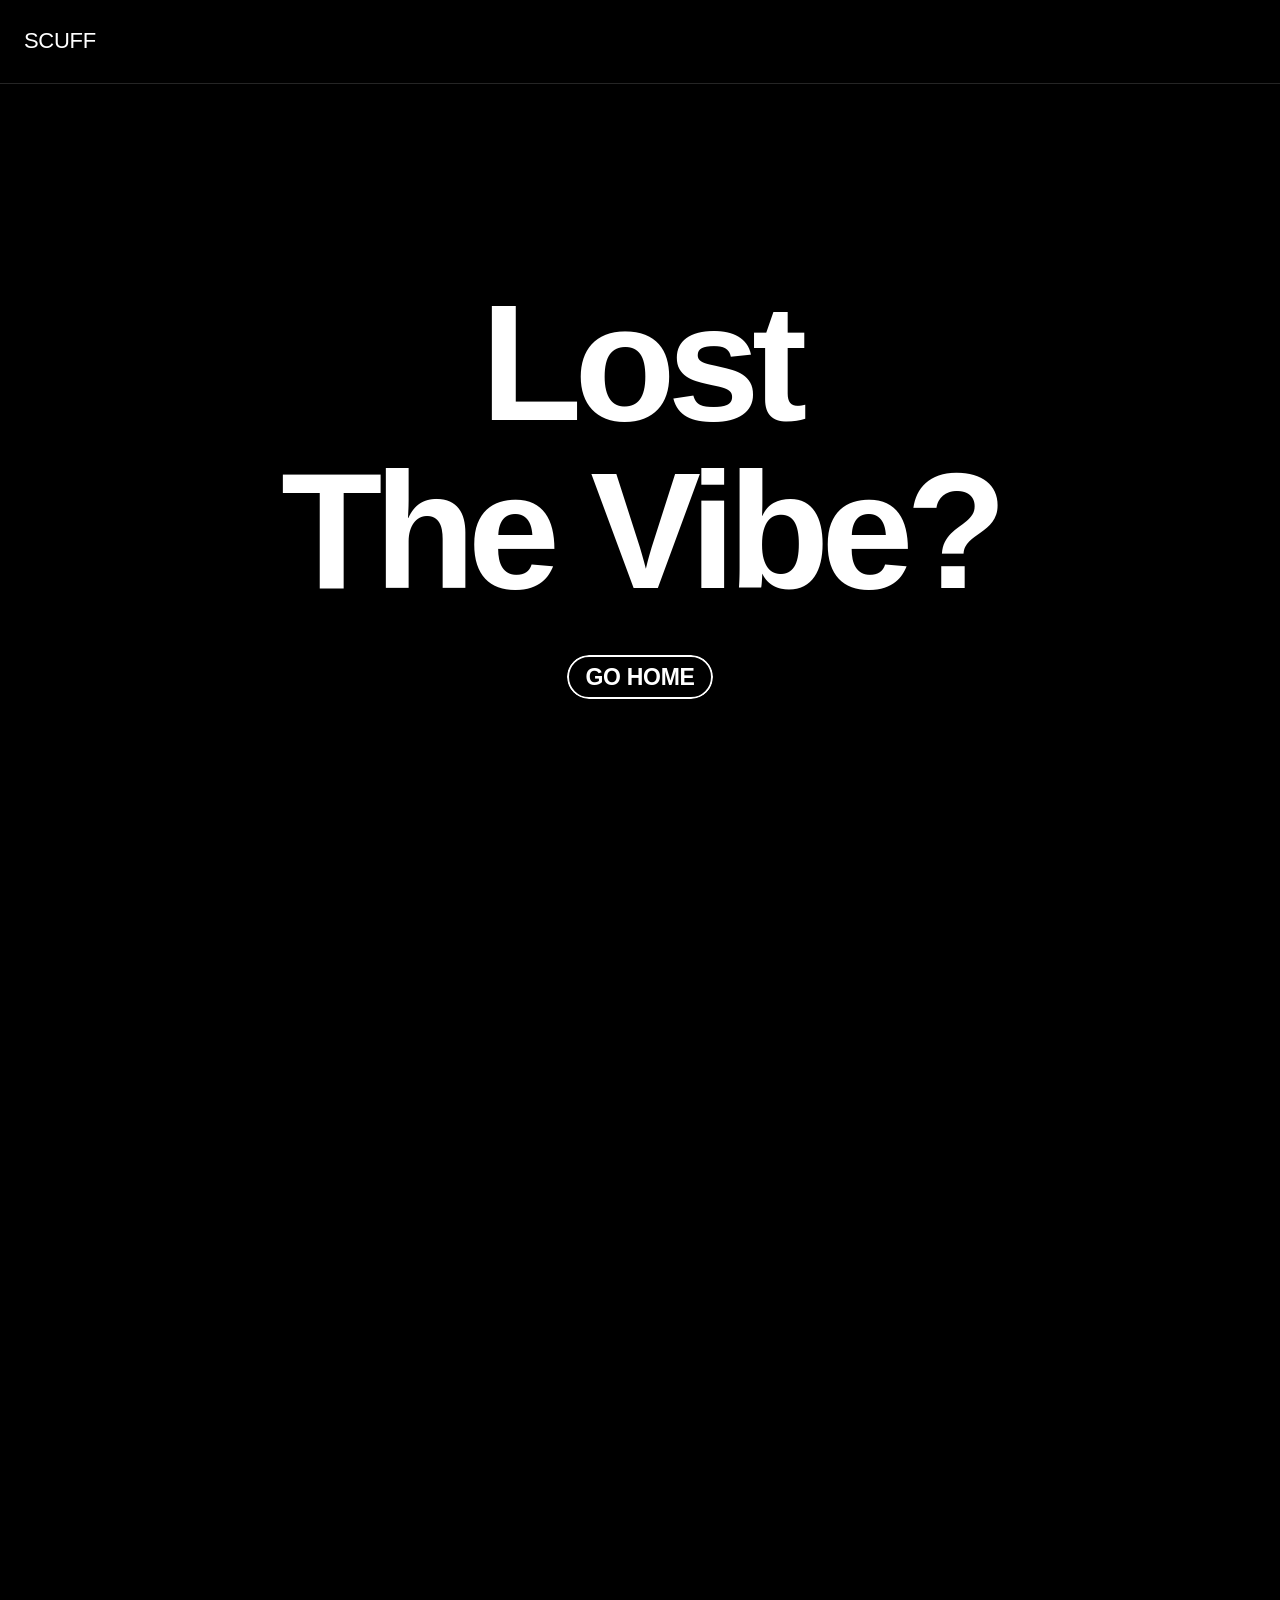
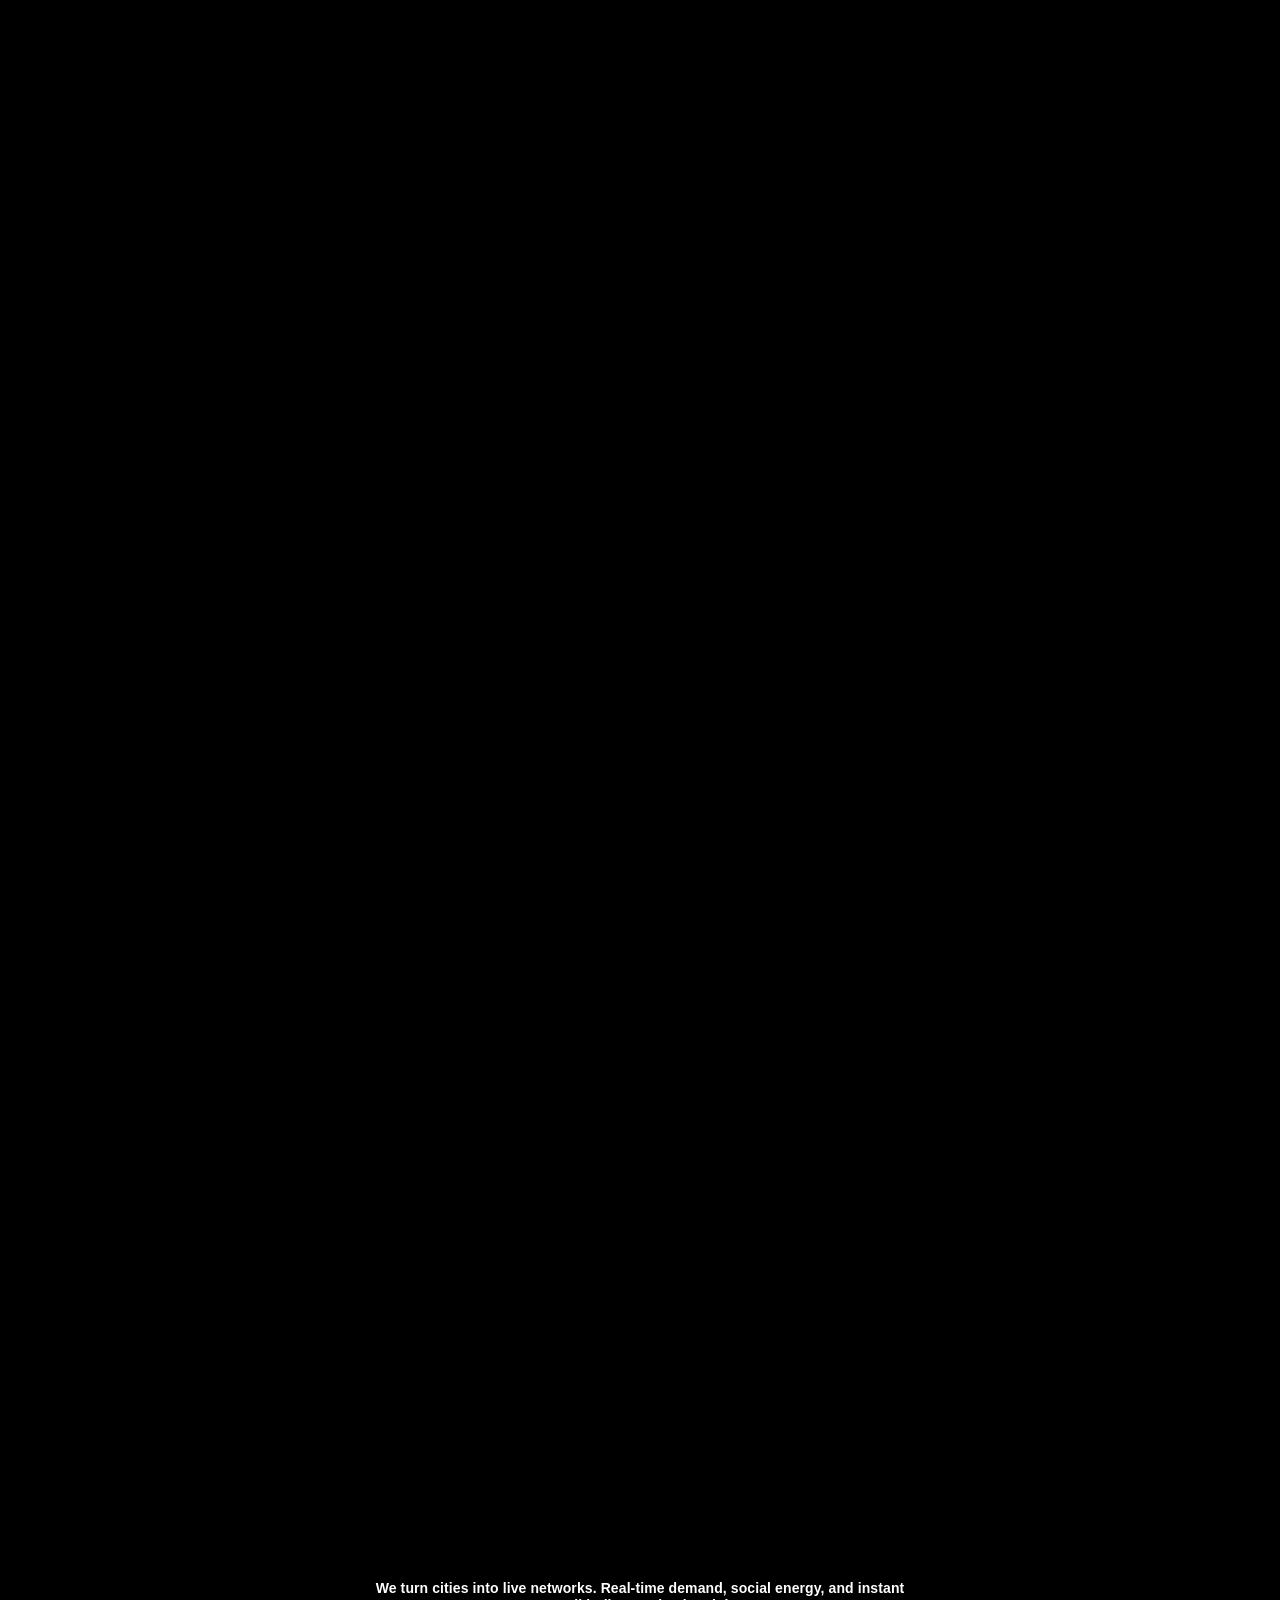
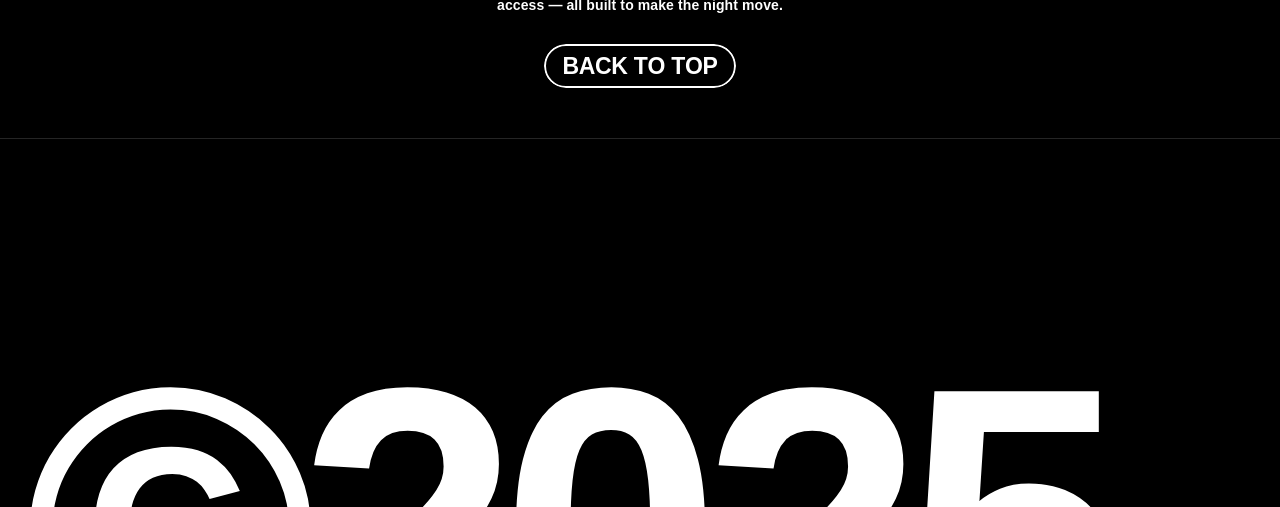
<file: work/SCUFFPAY/index.html>
<HTML>
<!-- Created by HTTrack Website Copier/3.49-2 [XR&CO'2014] -->

<!-- Mirrored from smooth-items-745025.framer.app/work/SCUFFPAY/ by HTTrack Website Copier/3.x [XR&CO'2014], Fri, 28 Nov 2025 17:16:10 GMT -->
<!-- Added by HTTrack --><meta http-equiv="content-type" content="text/html;charset=utf-8" /><!-- /Added by HTTrack -->
<HEAD>
<META HTTP-EQUIV="Content-Type" CONTENT="text/html;charset=UTF-8"><META HTTP-EQUIV="Refresh" CONTENT="0; URL=../SCUFFPAY.html"><TITLE>Page has moved</TITLE>
</HEAD>
<BODY>
<A HREF="../SCUFFPAY.html"><h3>Click here...</h3></A>
</BODY>
<!-- Created by HTTrack Website Copier/3.49-2 [XR&CO'2014] -->

<!-- Mirrored from smooth-items-745025.framer.app/work/SCUFFPAY/ by HTTrack Website Copier/3.x [XR&CO'2014], Fri, 28 Nov 2025 17:16:11 GMT -->
</HTML>
</file>
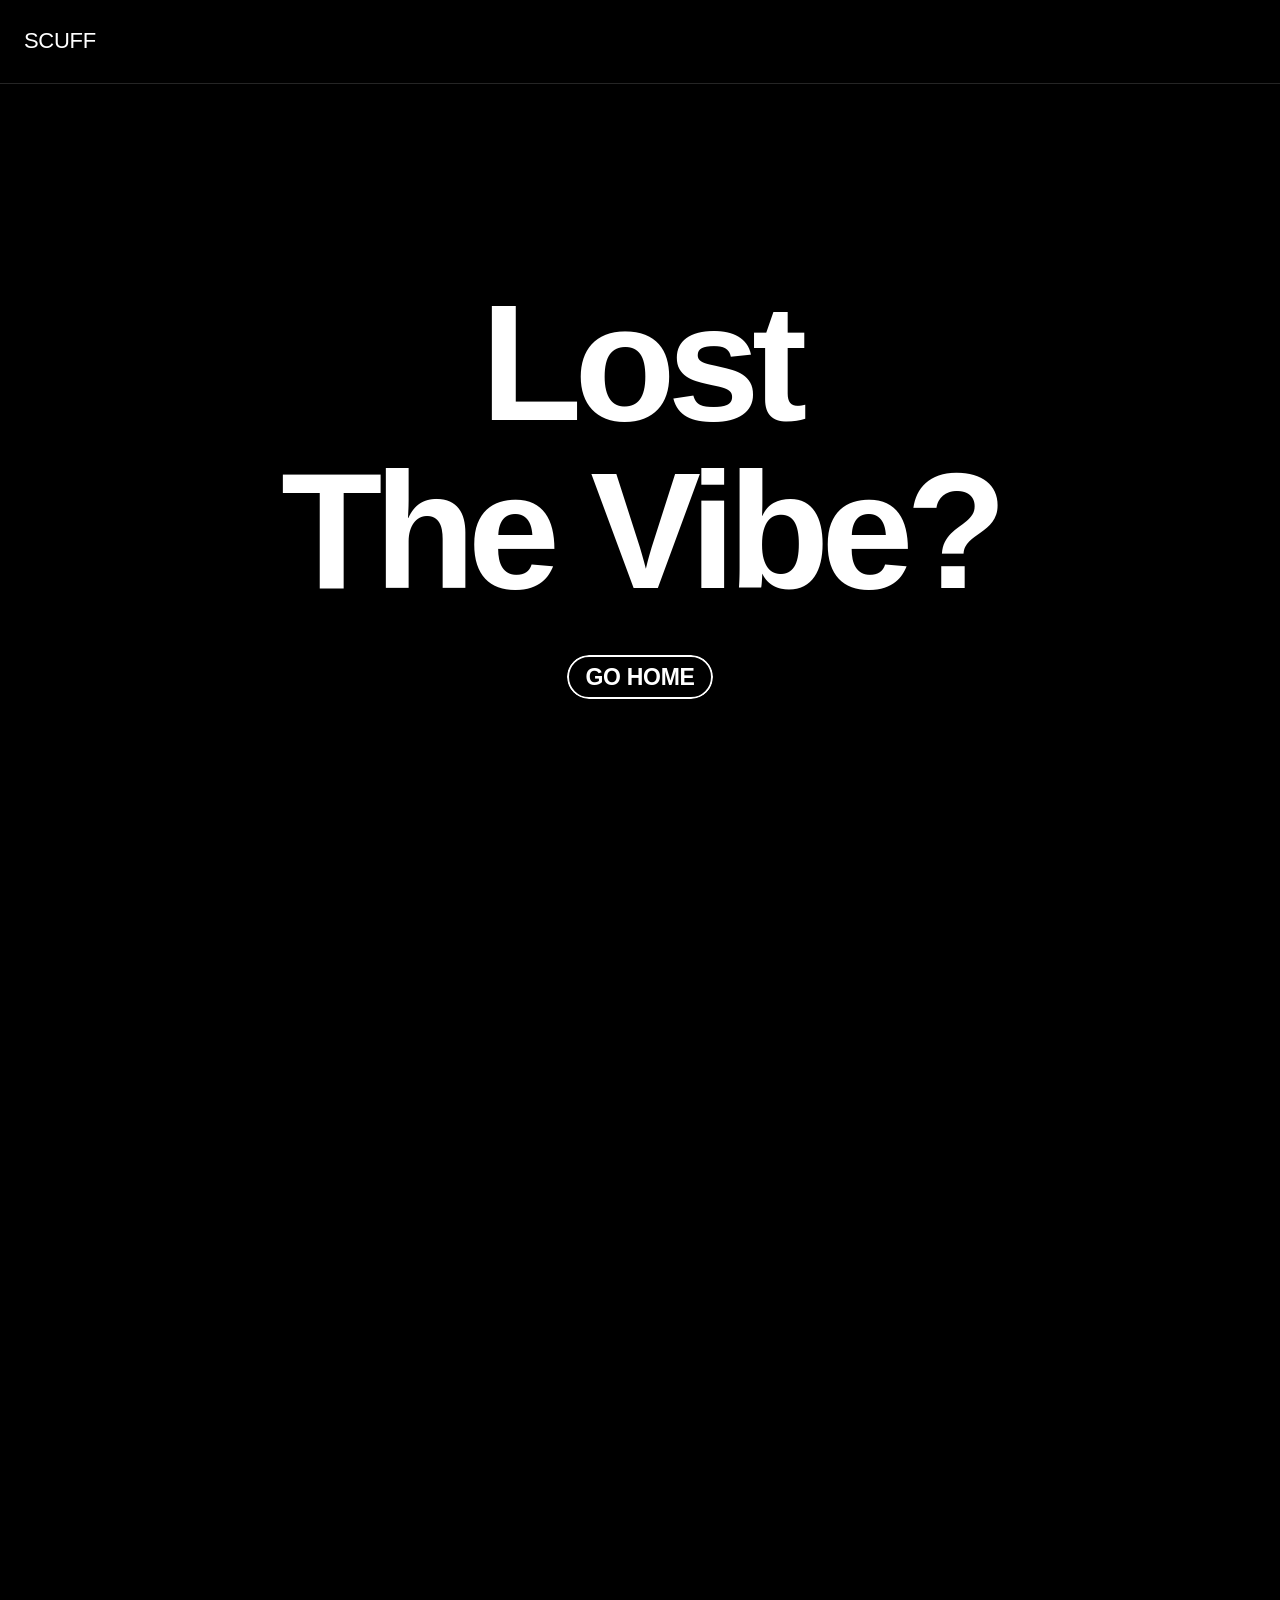
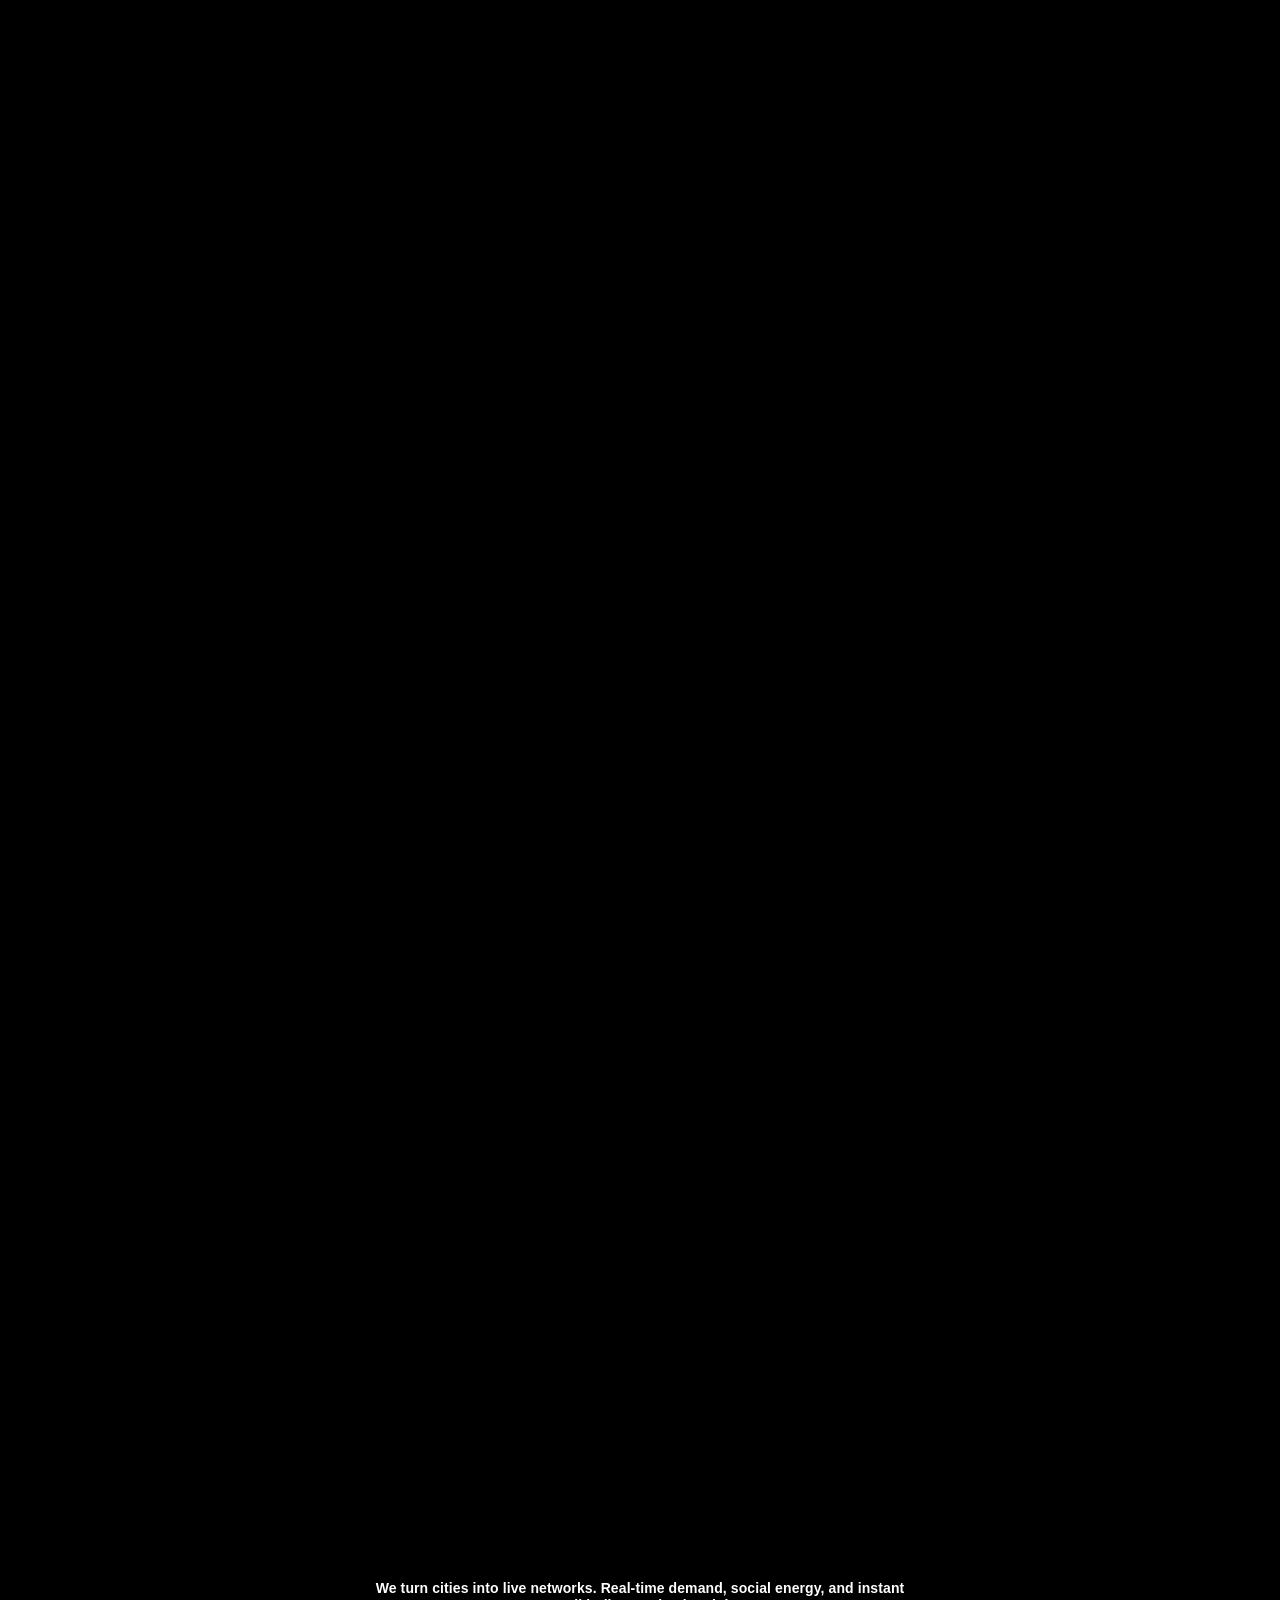
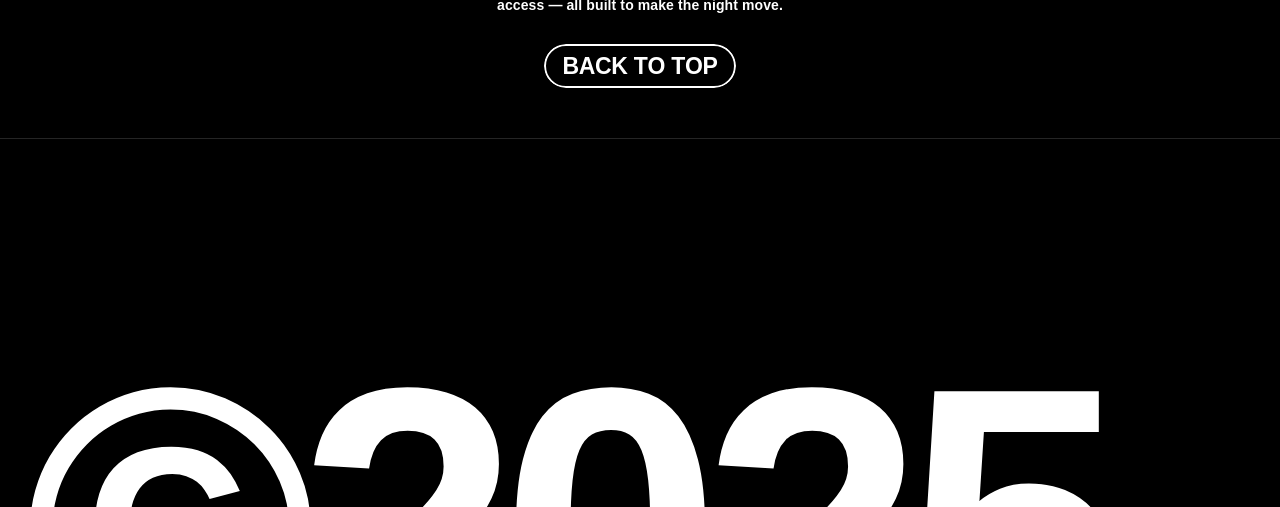
<file: work/StreetPass/index.html>
<HTML>
<!-- Created by HTTrack Website Copier/3.49-2 [XR&CO'2014] -->

<!-- Mirrored from smooth-items-745025.framer.app/work/StreetPass / by HTTrack Website Copier/3.x [XR&CO'2014], Fri, 28 Nov 2025 17:16:11 GMT -->
<!-- Added by HTTrack --><meta http-equiv="content-type" content="text/html;charset=utf-8" /><!-- /Added by HTTrack -->
<HEAD>
<META HTTP-EQUIV="Content-Type" CONTENT="text/html;charset=UTF-8"><META HTTP-EQUIV="Refresh" CONTENT="0; URL=../StreetPass%20.html"><TITLE>Page has moved</TITLE>
</HEAD>
<BODY>
<A HREF="../StreetPass%20.html"><h3>Click here...</h3></A>
</BODY>
<!-- Created by HTTrack Website Copier/3.49-2 [XR&CO'2014] -->

<!-- Mirrored from smooth-items-745025.framer.app/work/StreetPass / by HTTrack Website Copier/3.x [XR&CO'2014], Fri, 28 Nov 2025 17:16:12 GMT -->
</HTML>
</file>
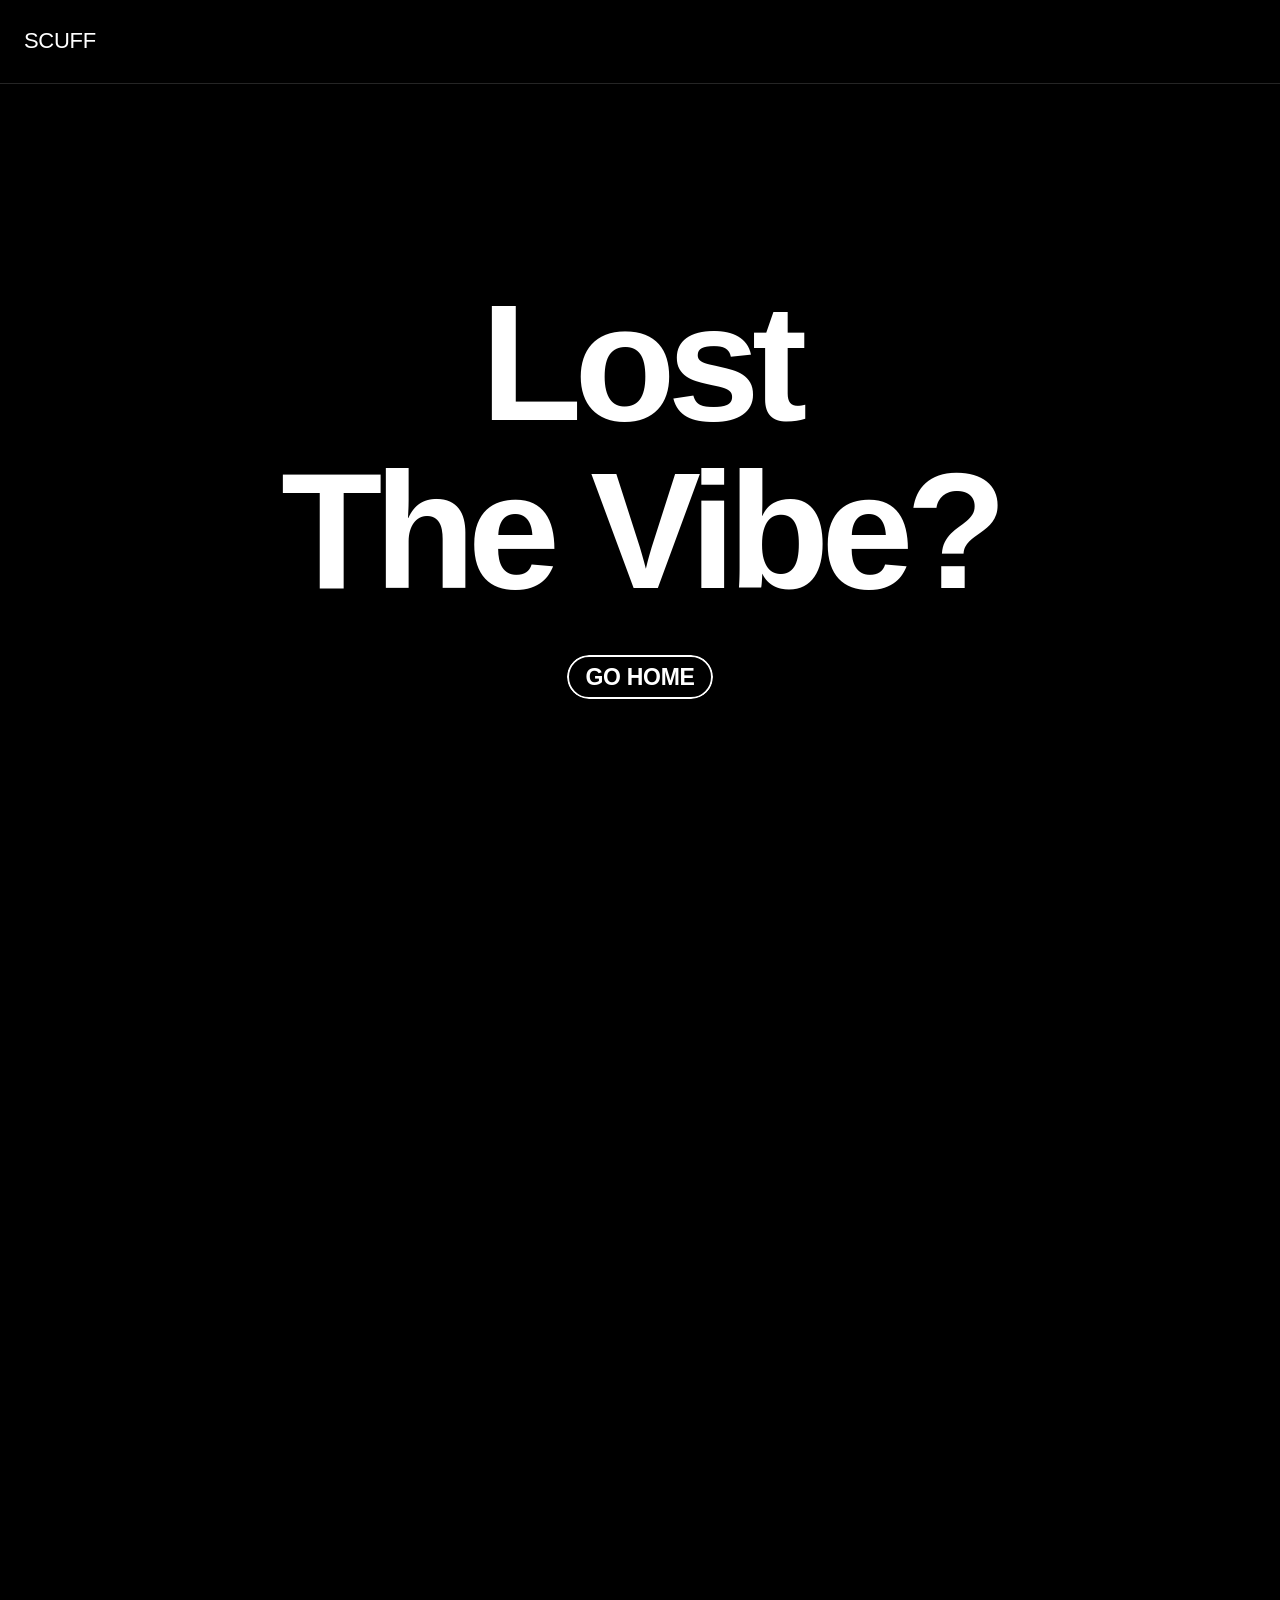
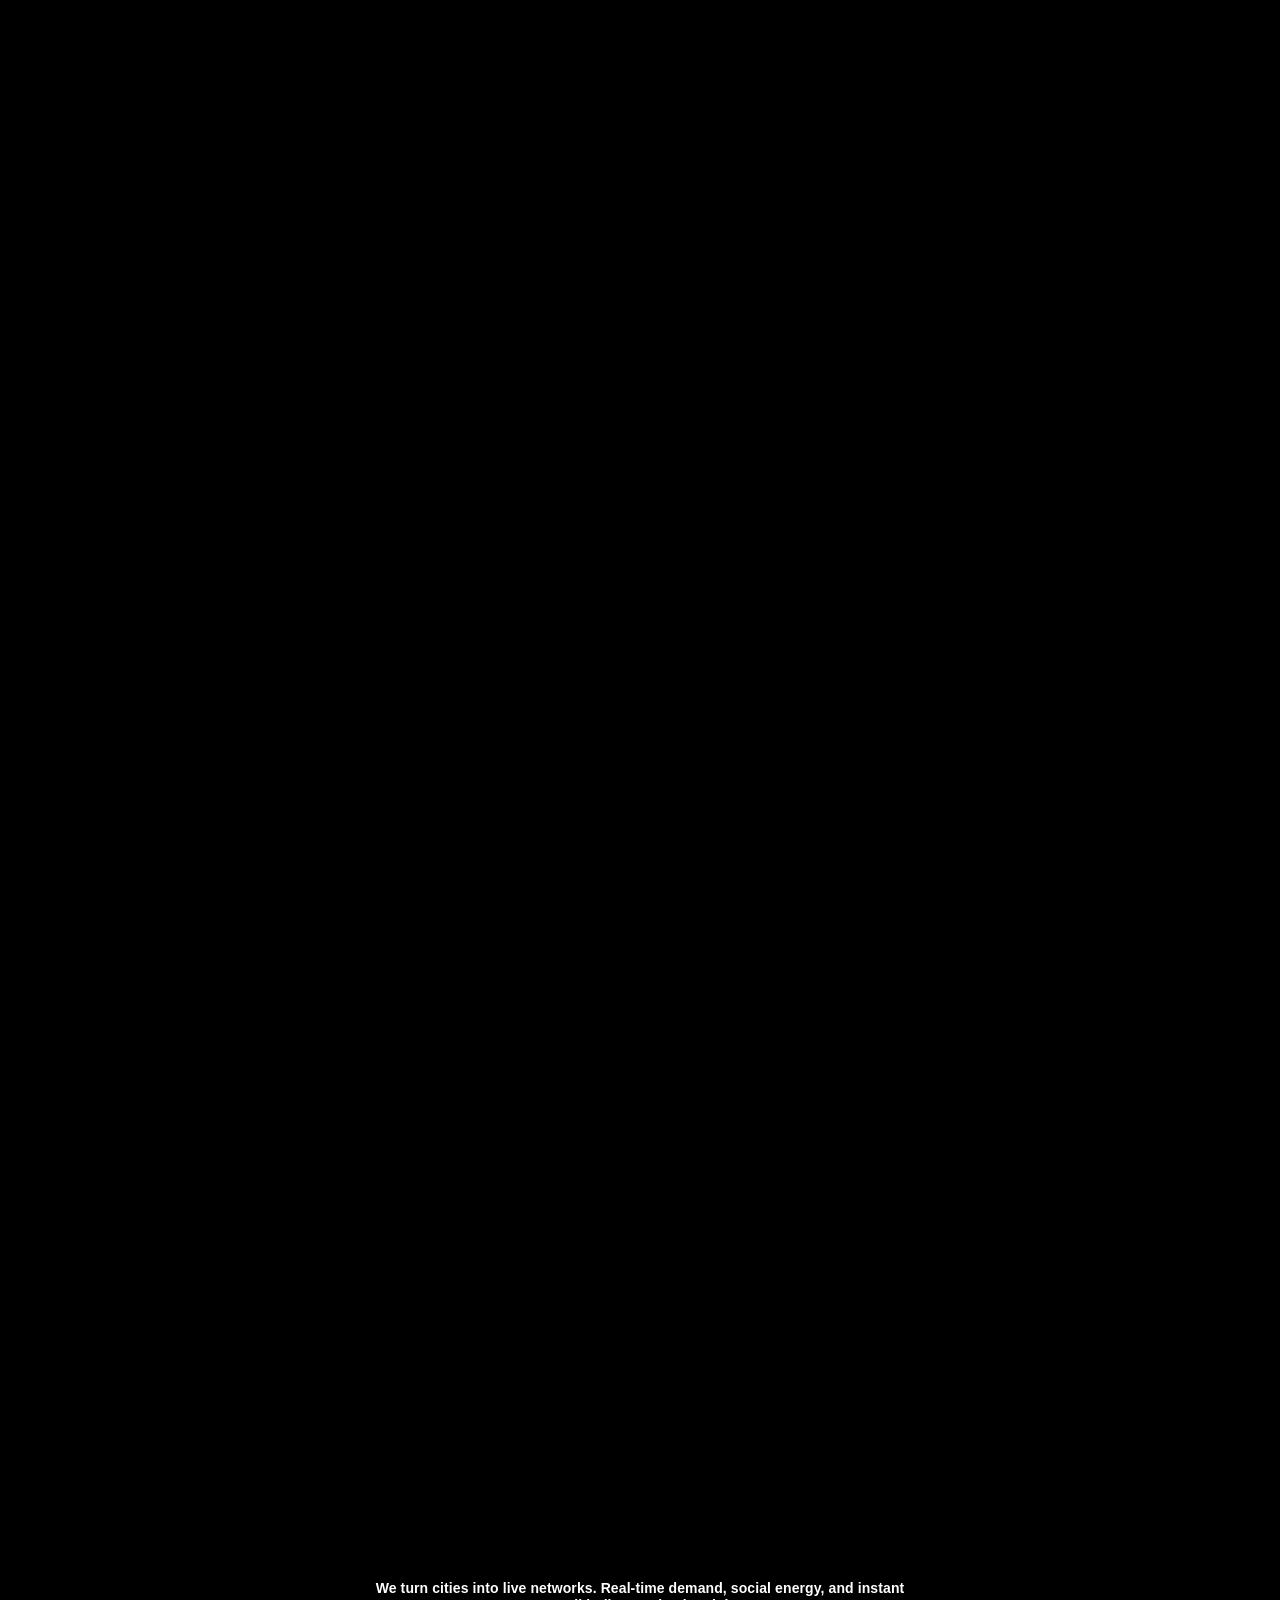
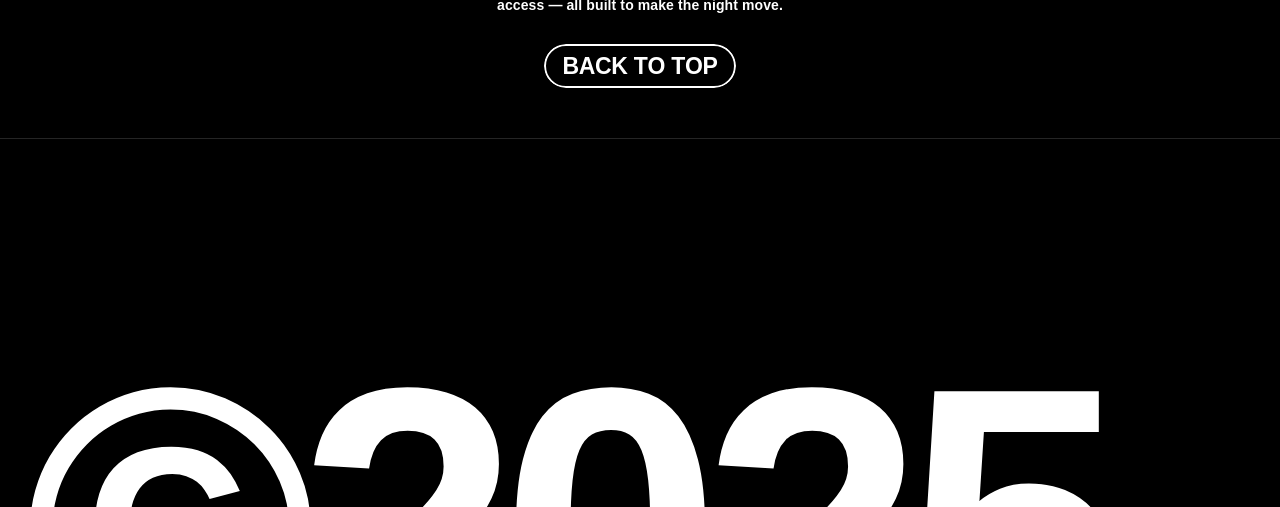
<file: work/Surge/index.html>
<HTML>
<!-- Created by HTTrack Website Copier/3.49-2 [XR&CO'2014] -->

<!-- Mirrored from smooth-items-745025.framer.app/work/Surge/ by HTTrack Website Copier/3.x [XR&CO'2014], Fri, 28 Nov 2025 17:16:12 GMT -->
<!-- Added by HTTrack --><meta http-equiv="content-type" content="text/html;charset=utf-8" /><!-- /Added by HTTrack -->
<HEAD>
<META HTTP-EQUIV="Content-Type" CONTENT="text/html;charset=UTF-8"><META HTTP-EQUIV="Refresh" CONTENT="0; URL=../Surge-2.html"><TITLE>Page has moved</TITLE>
</HEAD>
<BODY>
<A HREF="../Surge-2.html"><h3>Click here...</h3></A>
</BODY>
<!-- Created by HTTrack Website Copier/3.49-2 [XR&CO'2014] -->

<!-- Mirrored from smooth-items-745025.framer.app/work/Surge/ by HTTrack Website Copier/3.x [XR&CO'2014], Fri, 28 Nov 2025 17:16:13 GMT -->
</HTML>
</file>
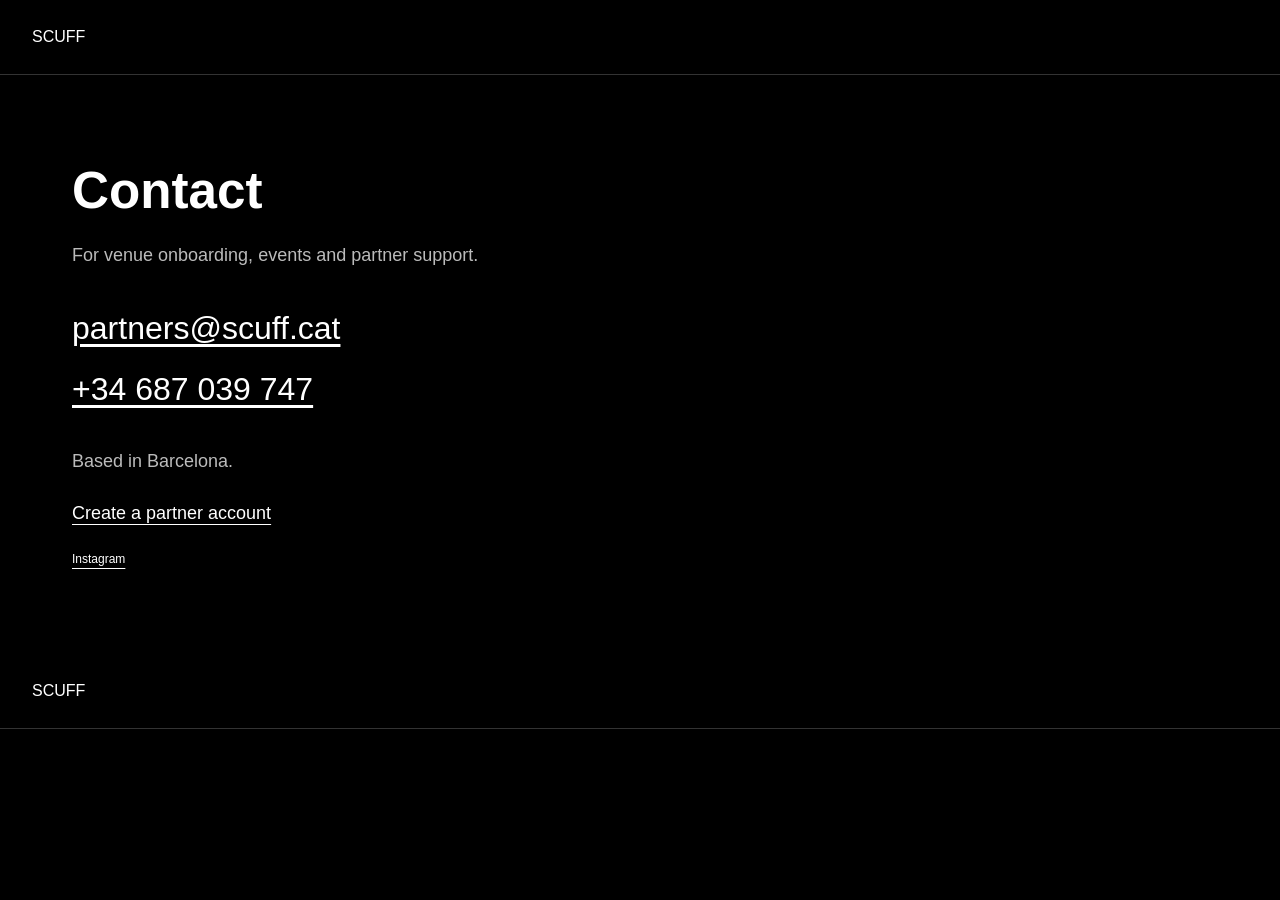
<file: contact.html>
<!doctype html>
<!-- ✨ Built with Framer • https://www.framer.com/ -->
<html lang="en">

<!-- Mirrored from smooth-items-745025.framer.app/contact by HTTrack Website Copier/3.x [XR&CO'2014], Fri, 28 Nov 2025 17:16:07 GMT -->
<head>
    <meta charset="utf-8">
    
    
    <script>try{if(localStorage.get("__framer_force_showing_editorbar_since")){const n=document.createElement("link");n.rel = "modulepreload";n.href="https://framer.com/edit/init.mjs";document.head.appendChild(n)}}catch(e){}</script>
    <!-- Start of headStart -->
    
    <!-- End of headStart -->
    <meta name="viewport" content="width=device-width">
    <meta name="generator" content="Framer cbc36cd">
    <title>SCUFF // Partners</title>
    <meta name="description" content="Manage your venues, clubs or PRs within the SCUFF ecosystem">
    <meta name="framer-search-index" content="https://framerusercontent.com/sites/6Ia9bXhqcChBumHlShdStF/searchIndex-XmdPeioZIVlo.json">
    <meta name="framer-search-index-fallback" content="https://framerusercontent.com/sites/6Ia9bXhqcChBumHlShdStF/searchIndex-AN0v5VJqdI09.json">
    <meta name="framer-html-plugin" content="disable">
    <link href="/assets/images/kZJ2x9CAQSFMjNRyVtdBQ8v7PY.png" rel="icon" media="(prefers-color-scheme: light)">
    <link href="/assets/images/GukJy0bKHF89AWk2I75SZPww8kw.png" rel="icon" media="(prefers-color-scheme: dark)">
    <link rel="apple-touch-icon" href="/assets/images/UtQ71z05FIicdPyIi6oBxpoxY.png">
    <!-- Open Graph / Facebook -->
    <meta property="og:type" content="website">
    <meta property="og:title" content="SCUFF // Partners">
    <meta property="og:description" content="Manage your venues, clubs or PRs within the SCUFF ecosystem">
    <meta property="og:image" content="/assets/images/kGaNRIyyVTNnxd11jqtnhRURAI.png">
    <!-- Twitter -->
    <meta name="twitter:card" content="summary_large_image">
    <meta name="twitter:title" content="SCUFF // Partners">
    <meta name="twitter:description" content="Manage your venues, clubs or PRs within the SCUFF ecosystem">
    <meta name="twitter:image" content="/assets/images/kGaNRIyyVTNnxd11jqtnhRURAI.png">
    
    <style data-framer-font-css>@font-face { font-family: "Inter"; src: url("https://framerusercontent.com/assets/5vvr9Vy74if2I6bQbJvbw7SY1pQ.woff2"); font-display: swap; font-style: normal; font-weight: 400; unicode-range: U+0460-052F, U+1C80-1C88, U+20B4, U+2DE0-2DFF, U+A640-A69F, U+FE2E-FE2F }
@font-face { font-family: "Inter"; src: url("https://framerusercontent.com/assets/EOr0mi4hNtlgWNn9if640EZzXCo.woff2"); font-display: swap; font-style: normal; font-weight: 400; unicode-range: U+0301, U+0400-045F, U+0490-0491, U+04B0-04B1, U+2116 }
@font-face { font-family: "Inter"; src: url("https://framerusercontent.com/assets/Y9k9QrlZAqio88Klkmbd8VoMQc.woff2"); font-display: swap; font-style: normal; font-weight: 400; unicode-range: U+1F00-1FFF }
@font-face { font-family: "Inter"; src: url("https://framerusercontent.com/assets/OYrD2tBIBPvoJXiIHnLoOXnY9M.woff2"); font-display: swap; font-style: normal; font-weight: 400; unicode-range: U+0370-03FF }
@font-face { font-family: "Inter"; src: url("https://framerusercontent.com/assets/JeYwfuaPfZHQhEG8U5gtPDZ7WQ.woff2"); font-display: swap; font-style: normal; font-weight: 400; unicode-range: U+0100-024F, U+0259, U+1E00-1EFF, U+2020, U+20A0-20AB, U+20AD-20CF, U+2113, U+2C60-2C7F, U+A720-A7FF }
@font-face { font-family: "Inter"; src: url("https://framerusercontent.com/assets/GrgcKwrN6d3Uz8EwcLHZxwEfC4.woff2"); font-display: swap; font-style: normal; font-weight: 400; unicode-range: U+0000-00FF, U+0131, U+0152-0153, U+02BB-02BC, U+02C6, U+02DA, U+02DC, U+2000-206F, U+2070, U+2074-207E, U+2080-208E, U+20AC, U+2122, U+2191, U+2193, U+2212, U+2215, U+FEFF, U+FFFD }
@font-face { font-family: "Inter"; src: url("https://framerusercontent.com/assets/b6Y37FthZeALduNqHicBT6FutY.woff2"); font-display: swap; font-style: normal; font-weight: 400; unicode-range: U+0102-0103, U+0110-0111, U+0128-0129, U+0168-0169, U+01A0-01A1, U+01AF-01B0, U+1EA0-1EF9, U+20AB }
@font-face { font-family: "Inter"; src: url("https://framerusercontent.com/assets/DpPBYI0sL4fYLgAkX8KXOPVt7c.woff2"); font-display: swap; font-style: normal; font-weight: 700; unicode-range: U+0460-052F, U+1C80-1C88, U+20B4, U+2DE0-2DFF, U+A640-A69F, U+FE2E-FE2F }
@font-face { font-family: "Inter"; src: url("https://framerusercontent.com/assets/4RAEQdEOrcnDkhHiiCbJOw92Lk.woff2"); font-display: swap; font-style: normal; font-weight: 700; unicode-range: U+0301, U+0400-045F, U+0490-0491, U+04B0-04B1, U+2116 }
@font-face { font-family: "Inter"; src: url("https://framerusercontent.com/assets/1K3W8DizY3v4emK8Mb08YHxTbs.woff2"); font-display: swap; font-style: normal; font-weight: 700; unicode-range: U+1F00-1FFF }
@font-face { font-family: "Inter"; src: url("https://framerusercontent.com/assets/tUSCtfYVM1I1IchuyCwz9gDdQ.woff2"); font-display: swap; font-style: normal; font-weight: 700; unicode-range: U+0370-03FF }
@font-face { font-family: "Inter"; src: url("https://framerusercontent.com/assets/VgYFWiwsAC5OYxAycRXXvhze58.woff2"); font-display: swap; font-style: normal; font-weight: 700; unicode-range: U+0100-024F, U+0259, U+1E00-1EFF, U+2020, U+20A0-20AB, U+20AD-20CF, U+2113, U+2C60-2C7F, U+A720-A7FF }
@font-face { font-family: "Inter"; src: url("https://framerusercontent.com/assets/syRNPWzAMIrcJ3wIlPIP43KjQs.woff2"); font-display: swap; font-style: normal; font-weight: 700; unicode-range: U+0000-00FF, U+0131, U+0152-0153, U+02BB-02BC, U+02C6, U+02DA, U+02DC, U+2000-206F, U+2070, U+2074-207E, U+2080-208E, U+20AC, U+2122, U+2191, U+2193, U+2212, U+2215, U+FEFF, U+FFFD }
@font-face { font-family: "Inter"; src: url("https://framerusercontent.com/assets/GIryZETIX4IFypco5pYZONKhJIo.woff2"); font-display: swap; font-style: normal; font-weight: 700; unicode-range: U+0102-0103, U+0110-0111, U+0128-0129, U+0168-0169, U+01A0-01A1, U+01AF-01B0, U+1EA0-1EF9, U+20AB }
@font-face { font-family: "Inter Display"; src: url("https://framerusercontent.com/assets/gazZKZuUEtvr9ULhdA4SprP0AZ0.woff2"); font-display: swap; font-style: normal; font-weight: 600; unicode-range: U+0460-052F, U+1C80-1C88, U+20B4, U+2DE0-2DFF, U+A640-A69F, U+FE2E-FE2F }
@font-face { font-family: "Inter Display"; src: url("https://framerusercontent.com/assets/pe8RoujoPxuTZhqoNzYqHX2MXA.woff2"); font-display: swap; font-style: normal; font-weight: 600; unicode-range: U+0301, U+0400-045F, U+0490-0491, U+04B0-04B1, U+2116 }
@font-face { font-family: "Inter Display"; src: url("https://framerusercontent.com/assets/teGhWnhH3bCqefKGsIsqFy3hK8.woff2"); font-display: swap; font-style: normal; font-weight: 600; unicode-range: U+1F00-1FFF }
@font-face { font-family: "Inter Display"; src: url("https://framerusercontent.com/assets/qQHxgTnEk6Czu1yW4xS82HQWFOk.woff2"); font-display: swap; font-style: normal; font-weight: 600; unicode-range: U+0370-03FF }
@font-face { font-family: "Inter Display"; src: url("https://framerusercontent.com/assets/MJ3N6lfN4iP5Um8rJGqLYl03tE.woff2"); font-display: swap; font-style: normal; font-weight: 600; unicode-range: U+0100-024F, U+0259, U+1E00-1EFF, U+2020, U+20A0-20AB, U+20AD-20CF, U+2113, U+2C60-2C7F, U+A720-A7FF }
@font-face { font-family: "Inter Display"; src: url("https://framerusercontent.com/assets/PfdOpgzFf7N2Uye9JX7xRKYTgSc.woff2"); font-display: swap; font-style: normal; font-weight: 600; unicode-range: U+0000-00FF, U+0131, U+0152-0153, U+02BB-02BC, U+02C6, U+02DA, U+02DC, U+2000-206F, U+2070, U+2074-207E, U+2080-208E, U+20AC, U+2122, U+2191, U+2193, U+2212, U+2215, U+FEFF, U+FFFD }
@font-face { font-family: "Inter Display"; src: url("https://framerusercontent.com/assets/0SEEmmWc3vovhaai4RlRQSWRrz0.woff2"); font-display: swap; font-style: normal; font-weight: 600; unicode-range: U+0102-0103, U+0110-0111, U+0128-0129, U+0168-0169, U+01A0-01A1, U+01AF-01B0, U+1EA0-1EF9, U+20AB }
@font-face { font-family: "Inter"; src: url("https://framerusercontent.com/assets/vQyevYAyHtARFwPqUzQGpnDs.woff2"); font-display: swap; font-style: normal; font-weight: 400; unicode-range: U+0000-00FF, U+0131, U+0152-0153, U+02BB-02BC, U+02C6, U+02DA, U+02DC, U+2000-206F, U+2074, U+20AC, U+2122, U+2191, U+2193, U+2212, U+2215, U+FEFF, U+FFFD }
@font-face { font-family: "Inter Display"; src: url("https://framerusercontent.com/assets/dHHUz45rhM2KCQpj9zttNVlibk.woff2"); font-display: swap; font-style: normal; font-weight: 600; unicode-range: U+0000-00FF, U+0131, U+0152-0153, U+02BB-02BC, U+02C6, U+02DA, U+02DC, U+2000-206F, U+2074, U+20AC, U+2122, U+2191, U+2193, U+2212, U+2215, U+FEFF, U+FFFD }
@font-face { font-family: "Inter Display"; src: url("https://framerusercontent.com/assets/I11LrmuBDQZweplJ62KkVsklU5Y.woff2"); font-display: swap; font-style: normal; font-weight: 700; unicode-range: U+0460-052F, U+1C80-1C88, U+20B4, U+2DE0-2DFF, U+A640-A69F, U+FE2E-FE2F }
@font-face { font-family: "Inter Display"; src: url("https://framerusercontent.com/assets/UjFZPDy3qGuDktQM4q9CxhKfIa8.woff2"); font-display: swap; font-style: normal; font-weight: 700; unicode-range: U+0301, U+0400-045F, U+0490-0491, U+04B0-04B1, U+2116 }
@font-face { font-family: "Inter Display"; src: url("https://framerusercontent.com/assets/8exwVHJy2DhJ4N5prYlVMrEKmQ.woff2"); font-display: swap; font-style: normal; font-weight: 700; unicode-range: U+1F00-1FFF }
@font-face { font-family: "Inter Display"; src: url("https://framerusercontent.com/assets/UTeedEK21hO5jDxEUldzdScUqpg.woff2"); font-display: swap; font-style: normal; font-weight: 700; unicode-range: U+0370-03FF }
@font-face { font-family: "Inter Display"; src: url("https://framerusercontent.com/assets/Ig8B8nzy11hzIWEIYnkg91sofjo.woff2"); font-display: swap; font-style: normal; font-weight: 700; unicode-range: U+0100-024F, U+0259, U+1E00-1EFF, U+2020, U+20A0-20AB, U+20AD-20CF, U+2113, U+2C60-2C7F, U+A720-A7FF }
@font-face { font-family: "Inter Display"; src: url("https://framerusercontent.com/assets/n9CXKI3tsmCPeC6MCT9NziShSuQ.woff2"); font-display: swap; font-style: normal; font-weight: 700; unicode-range: U+0000-00FF, U+0131, U+0152-0153, U+02BB-02BC, U+02C6, U+02DA, U+02DC, U+2000-206F, U+2074, U+20AC, U+2122, U+2191, U+2193, U+2212, U+2215, U+FEFF, U+FFFD }
@font-face { font-family: "Inter Display"; src: url("https://framerusercontent.com/assets/qctQFoJqJ9aIbRSIp0AhCQpFxn8.woff2"); font-display: swap; font-style: normal; font-weight: 700; unicode-range: U+0102-0103, U+0110-0111, U+0128-0129, U+0168-0169, U+01A0-01A1, U+01AF-01B0, U+1EA0-1EF9, U+20AB }
@font-face { font-family: "Inter Display"; src: url("https://framerusercontent.com/assets/fXvVh2JeZlehNcEhKHpHH0frSl0.woff2"); font-display: swap; font-style: italic; font-weight: 700; unicode-range: U+0460-052F, U+1C80-1C88, U+20B4, U+2DE0-2DFF, U+A640-A69F, U+FE2E-FE2F }
@font-face { font-family: "Inter Display"; src: url("https://framerusercontent.com/assets/7pScaNeb6M7n2HF2jKemDqzCIr4.woff2"); font-display: swap; font-style: italic; font-weight: 700; unicode-range: U+0301, U+0400-045F, U+0490-0491, U+04B0-04B1, U+2116 }
@font-face { font-family: "Inter Display"; src: url("https://framerusercontent.com/assets/qS4UjQYyATcVV9rODk0Zx9KhkY8.woff2"); font-display: swap; font-style: italic; font-weight: 700; unicode-range: U+1F00-1FFF }
@font-face { font-family: "Inter Display"; src: url("https://framerusercontent.com/assets/VfD2n20yM7v0hrUEBHEyafsmMBY.woff2"); font-display: swap; font-style: italic; font-weight: 700; unicode-range: U+0370-03FF }
@font-face { font-family: "Inter Display"; src: url("https://framerusercontent.com/assets/4oIO9fB59bn3cKFWz7piCj28z9s.woff2"); font-display: swap; font-style: italic; font-weight: 700; unicode-range: U+0100-024F, U+0259, U+1E00-1EFF, U+2020, U+20A0-20AB, U+20AD-20CF, U+2113, U+2C60-2C7F, U+A720-A7FF }
@font-face { font-family: "Inter Display"; src: url("https://framerusercontent.com/assets/TBccIZR9kIpkRce5i9ATfPp7a4.woff2"); font-display: swap; font-style: italic; font-weight: 700; unicode-range: U+0000-00FF, U+0131, U+0152-0153, U+02BB-02BC, U+02C6, U+02DA, U+02DC, U+2000-206F, U+2074, U+20AC, U+2122, U+2191, U+2193, U+2212, U+2215, U+FEFF, U+FFFD }
@font-face { font-family: "Inter Display"; src: url("https://framerusercontent.com/assets/F5Lmfd3fCAu7TwiYbI4DLWw4ks.woff2"); font-display: swap; font-style: italic; font-weight: 700; unicode-range: U+0102-0103, U+0110-0111, U+0128-0129, U+0168-0169, U+01A0-01A1, U+01AF-01B0, U+1EA0-1EF9, U+20AB }
@font-face { font-family: "Inter Display"; src: url("https://framerusercontent.com/assets/KKQXBq6BF0xEmVbrTnWxh3Yw.woff2"); font-display: swap; font-style: italic; font-weight: 600; unicode-range: U+0460-052F, U+1C80-1C88, U+20B4, U+2DE0-2DFF, U+A640-A69F, U+FE2E-FE2F }
@font-face { font-family: "Inter Display"; src: url("https://framerusercontent.com/assets/ugFYeIKZEJXDxI6Kh0YQUX6EK9I.woff2"); font-display: swap; font-style: italic; font-weight: 600; unicode-range: U+0301, U+0400-045F, U+0490-0491, U+04B0-04B1, U+2116 }
@font-face { font-family: "Inter Display"; src: url("https://framerusercontent.com/assets/DgDysCLt0HkIpWMu2uN5tivgQ.woff2"); font-display: swap; font-style: italic; font-weight: 600; unicode-range: U+1F00-1FFF }
@font-face { font-family: "Inter Display"; src: url("https://framerusercontent.com/assets/2yEyxokC6poTg3Uc5E2ogfVi6WE.woff2"); font-display: swap; font-style: italic; font-weight: 600; unicode-range: U+0370-03FF }
@font-face { font-family: "Inter Display"; src: url("https://framerusercontent.com/assets/wmHLUqO4QxLaADUScavxvknnBQ.woff2"); font-display: swap; font-style: italic; font-weight: 600; unicode-range: U+0100-024F, U+0259, U+1E00-1EFF, U+2020, U+20A0-20AB, U+20AD-20CF, U+2113, U+2C60-2C7F, U+A720-A7FF }
@font-face { font-family: "Inter Display"; src: url("https://framerusercontent.com/assets/08bCJfmvizuFi36VeazboYh54CQ.woff2"); font-display: swap; font-style: italic; font-weight: 600; unicode-range: U+0000-00FF, U+0131, U+0152-0153, U+02BB-02BC, U+02C6, U+02DA, U+02DC, U+2000-206F, U+2074, U+20AC, U+2122, U+2191, U+2193, U+2212, U+2215, U+FEFF, U+FFFD }
@font-face { font-family: "Inter Display"; src: url("https://framerusercontent.com/assets/DuYGXsyDXsSnxlZ8qzmcA4x3JiI.woff2"); font-display: swap; font-style: italic; font-weight: 600; unicode-range: U+0102-0103, U+0110-0111, U+0128-0129, U+0168-0169, U+01A0-01A1, U+01AF-01B0, U+1EA0-1EF9, U+20AB }
@font-face { font-family: "Inter Display"; src: url("https://framerusercontent.com/assets/qITWJ2WdG0wrgQPDb8lvnYnTXDg.woff2"); font-display: swap; font-style: normal; font-weight: 700; unicode-range: U+0000-00FF, U+0131, U+0152-0153, U+02BB-02BC, U+02C6, U+02DA, U+02DC, U+2000-206F, U+2070, U+2074-207E, U+2080-208E, U+20AC, U+2122, U+2191, U+2193, U+2212, U+2215, U+FEFF, U+FFFD }
@font-face { font-family: "Inter Display"; src: url("https://framerusercontent.com/assets/2uIBiALfCHVpWbHqRMZutfT7giU.woff2"); font-display: swap; font-style: normal; font-weight: 400; unicode-range: U+0460-052F, U+1C80-1C88, U+20B4, U+2DE0-2DFF, U+A640-A69F, U+FE2E-FE2F }
@font-face { font-family: "Inter Display"; src: url("https://framerusercontent.com/assets/Zwfz6xbVe5pmcWRJRgBDHnMkOkI.woff2"); font-display: swap; font-style: normal; font-weight: 400; unicode-range: U+0301, U+0400-045F, U+0490-0491, U+04B0-04B1, U+2116 }
@font-face { font-family: "Inter Display"; src: url("https://framerusercontent.com/assets/U9LaDDmbRhzX3sB8g8glTy5feTE.woff2"); font-display: swap; font-style: normal; font-weight: 400; unicode-range: U+1F00-1FFF }
@font-face { font-family: "Inter Display"; src: url("https://framerusercontent.com/assets/tVew2LzXJ1t7QfxP1gdTIdj2o0g.woff2"); font-display: swap; font-style: normal; font-weight: 400; unicode-range: U+0370-03FF }
@font-face { font-family: "Inter Display"; src: url("https://framerusercontent.com/assets/DF7bjCRmStYPqSb945lAlMfCCVQ.woff2"); font-display: swap; font-style: normal; font-weight: 400; unicode-range: U+0100-024F, U+0259, U+1E00-1EFF, U+2020, U+20A0-20AB, U+20AD-20CF, U+2113, U+2C60-2C7F, U+A720-A7FF }
@font-face { font-family: "Inter Display"; src: url("https://framerusercontent.com/assets/nCpxWS6DaPlPe0lHzStXAPCo3lw.woff2"); font-display: swap; font-style: normal; font-weight: 400; unicode-range: U+0000-00FF, U+0131, U+0152-0153, U+02BB-02BC, U+02C6, U+02DA, U+02DC, U+2000-206F, U+2074, U+20AC, U+2122, U+2191, U+2193, U+2212, U+2215, U+FEFF, U+FFFD }
@font-face { font-family: "Inter Display"; src: url("https://framerusercontent.com/assets/vebZUMjGyKkYsfcY73iwWTzLNag.woff2"); font-display: swap; font-style: normal; font-weight: 400; unicode-range: U+0102-0103, U+0110-0111, U+0128-0129, U+0168-0169, U+01A0-01A1, U+01AF-01B0, U+1EA0-1EF9, U+20AB }
@font-face { font-family: "Inter Display"; src: url("https://framerusercontent.com/assets/THWAFHoAcmqLMy81E8hCSdziVKA.woff2"); font-display: swap; font-style: italic; font-weight: 400; unicode-range: U+0460-052F, U+1C80-1C88, U+20B4, U+2DE0-2DFF, U+A640-A69F, U+FE2E-FE2F }
@font-face { font-family: "Inter Display"; src: url("https://framerusercontent.com/assets/sQxGYWDlRkDr0eOKqiNRl6g5rs.woff2"); font-display: swap; font-style: italic; font-weight: 400; unicode-range: U+0301, U+0400-045F, U+0490-0491, U+04B0-04B1, U+2116 }
@font-face { font-family: "Inter Display"; src: url("https://framerusercontent.com/assets/NNTAT1XAm8ZRkr824inYPkjNeL4.woff2"); font-display: swap; font-style: italic; font-weight: 400; unicode-range: U+1F00-1FFF }
@font-face { font-family: "Inter Display"; src: url("https://framerusercontent.com/assets/P2qr9PAWBt905929rHfxmneMUG0.woff2"); font-display: swap; font-style: italic; font-weight: 400; unicode-range: U+0370-03FF }
@font-face { font-family: "Inter Display"; src: url("https://framerusercontent.com/assets/2BmSa4TZZvFKAZg2DydxTbvKlTU.woff2"); font-display: swap; font-style: italic; font-weight: 400; unicode-range: U+0100-024F, U+0259, U+1E00-1EFF, U+2020, U+20A0-20AB, U+20AD-20CF, U+2113, U+2C60-2C7F, U+A720-A7FF }
@font-face { font-family: "Inter Display"; src: url("https://framerusercontent.com/assets/djqIk3Er2JcAcz7Rup88BdINEw.woff2"); font-display: swap; font-style: italic; font-weight: 400; unicode-range: U+0000-00FF, U+0131, U+0152-0153, U+02BB-02BC, U+02C6, U+02DA, U+02DC, U+2000-206F, U+2074, U+20AC, U+2122, U+2191, U+2193, U+2212, U+2215, U+FEFF, U+FFFD }
@font-face { font-family: "Inter Display"; src: url("https://framerusercontent.com/assets/KMFW46iYsEZaUBwXbwPc9nQm71o.woff2"); font-display: swap; font-style: italic; font-weight: 400; unicode-range: U+0102-0103, U+0110-0111, U+0128-0129, U+0168-0169, U+01A0-01A1, U+01AF-01B0, U+1EA0-1EF9, U+20AB }
@font-face { font-family: "Inter Display"; src: url("https://framerusercontent.com/assets/ePuN3mCjzajIHnyCdvKBFiZkyY0.woff2"); font-display: swap; font-style: normal; font-weight: 500; unicode-range: U+0460-052F, U+1C80-1C88, U+20B4, U+2DE0-2DFF, U+A640-A69F, U+FE2E-FE2F }
@font-face { font-family: "Inter Display"; src: url("https://framerusercontent.com/assets/V3j1L0o5vPFKe26Sw4HcpXCfHo.woff2"); font-display: swap; font-style: normal; font-weight: 500; unicode-range: U+0301, U+0400-045F, U+0490-0491, U+04B0-04B1, U+2116 }
@font-face { font-family: "Inter Display"; src: url("https://framerusercontent.com/assets/F3kdpd2N0cToWV5huaZjjgM.woff2"); font-display: swap; font-style: normal; font-weight: 500; unicode-range: U+1F00-1FFF }
@font-face { font-family: "Inter Display"; src: url("https://framerusercontent.com/assets/0iDmxkizU9goZoclqIqsV5rvETU.woff2"); font-display: swap; font-style: normal; font-weight: 500; unicode-range: U+0370-03FF }
@font-face { font-family: "Inter Display"; src: url("https://framerusercontent.com/assets/r0mv3NegmA0akcQsNFotG32Las.woff2"); font-display: swap; font-style: normal; font-weight: 500; unicode-range: U+0100-024F, U+0259, U+1E00-1EFF, U+2020, U+20A0-20AB, U+20AD-20CF, U+2113, U+2C60-2C7F, U+A720-A7FF }
@font-face { font-family: "Inter Display"; src: url("https://framerusercontent.com/assets/8yoV9pUxquX7VD7ZXlNYKQmkmk.woff2"); font-display: swap; font-style: normal; font-weight: 500; unicode-range: U+0000-00FF, U+0131, U+0152-0153, U+02BB-02BC, U+02C6, U+02DA, U+02DC, U+2000-206F, U+2074, U+20AC, U+2122, U+2191, U+2193, U+2212, U+2215, U+FEFF, U+FFFD }
@font-face { font-family: "Inter Display"; src: url("https://framerusercontent.com/assets/Ii21jnSJkulBKsHHXKlapi7fv9w.woff2"); font-display: swap; font-style: normal; font-weight: 500; unicode-range: U+0102-0103, U+0110-0111, U+0128-0129, U+0168-0169, U+01A0-01A1, U+01AF-01B0, U+1EA0-1EF9, U+20AB }
@font-face { font-family: "Inter Display"; src: url("https://framerusercontent.com/assets/A5P4nkYCJlLQxGxaS1lzG8PNSc.woff2"); font-display: swap; font-style: italic; font-weight: 500; unicode-range: U+0460-052F, U+1C80-1C88, U+20B4, U+2DE0-2DFF, U+A640-A69F, U+FE2E-FE2F }
@font-face { font-family: "Inter Display"; src: url("https://framerusercontent.com/assets/vuPfygr1n1zYxscvWgGI8hRf3LE.woff2"); font-display: swap; font-style: italic; font-weight: 500; unicode-range: U+0301, U+0400-045F, U+0490-0491, U+04B0-04B1, U+2116 }
@font-face { font-family: "Inter Display"; src: url("https://framerusercontent.com/assets/jplzYzqFHXreyADwk9yrkQlWQ.woff2"); font-display: swap; font-style: italic; font-weight: 500; unicode-range: U+1F00-1FFF }
@font-face { font-family: "Inter Display"; src: url("https://framerusercontent.com/assets/sSIKP2TfVPvfK7YVENPE5H87A.woff2"); font-display: swap; font-style: italic; font-weight: 500; unicode-range: U+0370-03FF }
@font-face { font-family: "Inter Display"; src: url("https://framerusercontent.com/assets/gawbeo7iEJSRZ4kcrh6YRrU8o.woff2"); font-display: swap; font-style: italic; font-weight: 500; unicode-range: U+0100-024F, U+0259, U+1E00-1EFF, U+2020, U+20A0-20AB, U+20AD-20CF, U+2113, U+2C60-2C7F, U+A720-A7FF }
@font-face { font-family: "Inter Display"; src: url("https://framerusercontent.com/assets/xSzma7KIWAdctStaX171ey3lams.woff2"); font-display: swap; font-style: italic; font-weight: 500; unicode-range: U+0000-00FF, U+0131, U+0152-0153, U+02BB-02BC, U+02C6, U+02DA, U+02DC, U+2000-206F, U+2074, U+20AC, U+2122, U+2191, U+2193, U+2212, U+2215, U+FEFF, U+FFFD }
@font-face { font-family: "Inter Display"; src: url("https://framerusercontent.com/assets/8E92vrr3j1gDqzepmeSbD2u0JxA.woff2"); font-display: swap; font-style: italic; font-weight: 500; unicode-range: U+0102-0103, U+0110-0111, U+0128-0129, U+0168-0169, U+01A0-01A1, U+01AF-01B0, U+1EA0-1EF9, U+20AB }
@font-face { font-family: "Inter"; src: url("https://framerusercontent.com/assets/DXD0Q7LSl7HEvDzucnyLnGBHM.woff2"); font-display: swap; font-style: normal; font-weight: 700; unicode-range: U+0000-00FF, U+0131, U+0152-0153, U+02BB-02BC, U+02C6, U+02DA, U+02DC, U+2000-206F, U+2074, U+20AC, U+2122, U+2191, U+2193, U+2212, U+2215, U+FEFF, U+FFFD }
@font-face { font-family: "Inter"; src: url("https://framerusercontent.com/assets/H89BbHkbHDzlxZzxi8uPzTsp90.woff2"); font-display: swap; font-style: italic; font-weight: 700; unicode-range: U+0460-052F, U+1C80-1C88, U+20B4, U+2DE0-2DFF, U+A640-A69F, U+FE2E-FE2F }
@font-face { font-family: "Inter"; src: url("https://framerusercontent.com/assets/u6gJwDuwB143kpNK1T1MDKDWkMc.woff2"); font-display: swap; font-style: italic; font-weight: 700; unicode-range: U+0301, U+0400-045F, U+0490-0491, U+04B0-04B1, U+2116 }
@font-face { font-family: "Inter"; src: url("https://framerusercontent.com/assets/43sJ6MfOPh1LCJt46OvyDuSbA6o.woff2"); font-display: swap; font-style: italic; font-weight: 700; unicode-range: U+1F00-1FFF }
@font-face { font-family: "Inter"; src: url("https://framerusercontent.com/assets/wccHG0r4gBDAIRhfHiOlq6oEkqw.woff2"); font-display: swap; font-style: italic; font-weight: 700; unicode-range: U+0370-03FF }
@font-face { font-family: "Inter"; src: url("https://framerusercontent.com/assets/WZ367JPwf9bRW6LdTHN8rXgSjw.woff2"); font-display: swap; font-style: italic; font-weight: 700; unicode-range: U+0100-024F, U+0259, U+1E00-1EFF, U+2020, U+20A0-20AB, U+20AD-20CF, U+2113, U+2C60-2C7F, U+A720-A7FF }
@font-face { font-family: "Inter"; src: url("https://framerusercontent.com/assets/QxmhnWTzLtyjIiZcfaLIJ8EFBXU.woff2"); font-display: swap; font-style: italic; font-weight: 700; unicode-range: U+0000-00FF, U+0131, U+0152-0153, U+02BB-02BC, U+02C6, U+02DA, U+02DC, U+2000-206F, U+2074, U+20AC, U+2122, U+2191, U+2193, U+2212, U+2215, U+FEFF, U+FFFD }
@font-face { font-family: "Inter"; src: url("https://framerusercontent.com/assets/2A4Xx7CngadFGlVV4xrO06OBHY.woff2"); font-display: swap; font-style: italic; font-weight: 700; unicode-range: U+0102-0103, U+0110-0111, U+0128-0129, U+0168-0169, U+01A0-01A1, U+01AF-01B0, U+1EA0-1EF9, U+20AB }
@font-face { font-family: "Inter"; src: url("https://framerusercontent.com/assets/CfMzU8w2e7tHgF4T4rATMPuWosA.woff2"); font-display: swap; font-style: italic; font-weight: 400; unicode-range: U+0460-052F, U+1C80-1C88, U+20B4, U+2DE0-2DFF, U+A640-A69F, U+FE2E-FE2F }
@font-face { font-family: "Inter"; src: url("https://framerusercontent.com/assets/867QObYax8ANsfX4TGEVU9YiCM.woff2"); font-display: swap; font-style: italic; font-weight: 400; unicode-range: U+0301, U+0400-045F, U+0490-0491, U+04B0-04B1, U+2116 }
@font-face { font-family: "Inter"; src: url("https://framerusercontent.com/assets/Oyn2ZbENFdnW7mt2Lzjk1h9Zb9k.woff2"); font-display: swap; font-style: italic; font-weight: 400; unicode-range: U+1F00-1FFF }
@font-face { font-family: "Inter"; src: url("https://framerusercontent.com/assets/cdAe8hgZ1cMyLu9g005pAW3xMo.woff2"); font-display: swap; font-style: italic; font-weight: 400; unicode-range: U+0370-03FF }
@font-face { font-family: "Inter"; src: url("https://framerusercontent.com/assets/DOfvtmE1UplCq161m6Hj8CSQYg.woff2"); font-display: swap; font-style: italic; font-weight: 400; unicode-range: U+0100-024F, U+0259, U+1E00-1EFF, U+2020, U+20A0-20AB, U+20AD-20CF, U+2113, U+2C60-2C7F, U+A720-A7FF }
@font-face { font-family: "Inter"; src: url("https://framerusercontent.com/assets/vFzuJY0c65av44uhEKB6vyjFMg.woff2"); font-display: swap; font-style: italic; font-weight: 400; unicode-range: U+0000-00FF, U+0131, U+0152-0153, U+02BB-02BC, U+02C6, U+02DA, U+02DC, U+2000-206F, U+2074, U+20AC, U+2122, U+2191, U+2193, U+2212, U+2215, U+FEFF, U+FFFD }
@font-face { font-family: "Inter"; src: url("https://framerusercontent.com/assets/tKtBcDnBMevsEEJKdNGhhkLzYo.woff2"); font-display: swap; font-style: italic; font-weight: 400; unicode-range: U+0102-0103, U+0110-0111, U+0128-0129, U+0168-0169, U+01A0-01A1, U+01AF-01B0, U+1EA0-1EF9, U+20AB }
@font-face { font-family: "Inter Display"; src: url("https://framerusercontent.com/assets/EZSFVoaPWKnZ6GuVk5dlS5pk.woff2"); font-style: normal; font-weight: 900; unicode-range: U+0460-052F, U+1C80-1C88, U+20B4, U+2DE0-2DFF, U+A640-A69F, U+FE2E-FE2F }
@font-face { font-family: "Inter Display"; src: url("https://framerusercontent.com/assets/TMYuLEOqLWgunxD5qCFeADEgk.woff2"); font-style: normal; font-weight: 900; unicode-range: U+0301, U+0400-045F, U+0490-0491, U+04B0-04B1, U+2116 }
@font-face { font-family: "Inter Display"; src: url("https://framerusercontent.com/assets/EL4v8OG6t2XwHSJLO1YF25DNiDw.woff2"); font-style: normal; font-weight: 900; unicode-range: U+1F00-1FFF }
@font-face { font-family: "Inter Display"; src: url("https://framerusercontent.com/assets/vSoBOmgqFUd0rVCgogjwL7jQI.woff2"); font-style: normal; font-weight: 900; unicode-range: U+0370-03FF }
@font-face { font-family: "Inter Display"; src: url("https://framerusercontent.com/assets/bIwBTbnyeAOa9wQIBagEdRDHXhE.woff2"); font-style: normal; font-weight: 900; unicode-range: U+0100-024F, U+0259, U+1E00-1EFF, U+2020, U+20A0-20AB, U+20AD-20CF, U+2113, U+2C60-2C7F, U+A720-A7FF }
@font-face { font-family: "Inter Display"; src: url("https://framerusercontent.com/assets/ytuJ1iJd5SddEQ3LTMbeYRRwiE.woff2"); font-style: normal; font-weight: 900; unicode-range: U+0000-00FF, U+0131, U+0152-0153, U+02BB-02BC, U+02C6, U+02DA, U+02DC, U+2000-206F, U+2074, U+20AC, U+2122, U+2191, U+2193, U+2212, U+2215, U+FEFF, U+FFFD }
@font-face { font-family: "Inter Display"; src: url("https://framerusercontent.com/assets/fmXYBApyDC604dR7g2aaACGvCk.woff2"); font-style: normal; font-weight: 900; unicode-range: U+0102-0103, U+0110-0111, U+0128-0129, U+0168-0169, U+01A0-01A1, U+01AF-01B0, U+1EA0-1EF9, U+20AB }
@font-face { font-family: "Inter Display"; src: url("https://framerusercontent.com/assets/yHWoQPBZSEiCC3aW3JXtcoFby8o.woff2"); font-style: italic; font-weight: 900; unicode-range: U+0460-052F, U+1C80-1C88, U+20B4, U+2DE0-2DFF, U+A640-A69F, U+FE2E-FE2F }
@font-face { font-family: "Inter Display"; src: url("https://framerusercontent.com/assets/UHqhq621TbUtspKtPKPA1Ne8qY.woff2"); font-style: italic; font-weight: 900; unicode-range: U+0301, U+0400-045F, U+0490-0491, U+04B0-04B1, U+2116 }
@font-face { font-family: "Inter Display"; src: url("https://framerusercontent.com/assets/6dsy2CbviAWDcszGLlgyaLpRMk.woff2"); font-style: italic; font-weight: 900; unicode-range: U+1F00-1FFF }
@font-face { font-family: "Inter Display"; src: url("https://framerusercontent.com/assets/TQqnntSFYYGDv7XtyT3ZhfvDA.woff2"); font-style: italic; font-weight: 900; unicode-range: U+0370-03FF }
@font-face { font-family: "Inter Display"; src: url("https://framerusercontent.com/assets/nE03Xxh2GngsU8hDpg6CRGxqfoM.woff2"); font-style: italic; font-weight: 900; unicode-range: U+0100-024F, U+0259, U+1E00-1EFF, U+2020, U+20A0-20AB, U+20AD-20CF, U+2113, U+2C60-2C7F, U+A720-A7FF }
@font-face { font-family: "Inter Display"; src: url("https://framerusercontent.com/assets/sz8HQr9IEEln6nmUJ8X0dtBwUQ.woff2"); font-style: italic; font-weight: 900; unicode-range: U+0000-00FF, U+0131, U+0152-0153, U+02BB-02BC, U+02C6, U+02DA, U+02DC, U+2000-206F, U+2074, U+20AC, U+2122, U+2191, U+2193, U+2212, U+2215, U+FEFF, U+FFFD }
@font-face { font-family: "Inter Display"; src: url("https://framerusercontent.com/assets/dWFiPjtJpfcxAIDV8RPyuCq04.woff2"); font-style: italic; font-weight: 900; unicode-range: U+0102-0103, U+0110-0111, U+0128-0129, U+0168-0169, U+01A0-01A1, U+01AF-01B0, U+1EA0-1EF9, U+20AB }
@font-face { font-family: "Inter"; src: url("https://framerusercontent.com/assets/ia3uin3hQWqDrVloC1zEtYHWw.woff2"); font-display: swap; font-style: italic; font-weight: 700; unicode-range: U+0000-00FF, U+0131, U+0152-0153, U+02BB-02BC, U+02C6, U+02DA, U+02DC, U+2000-206F, U+2070, U+2074-207E, U+2080-208E, U+20AC, U+2122, U+2191, U+2193, U+2212, U+2215, U+FEFF, U+FFFD }
@font-face { font-family: "Inter"; src: url("https://framerusercontent.com/assets/pKRFNWFoZl77qYCAIp84lN1h944.woff2"); font-display: swap; font-style: italic; font-weight: 400; unicode-range: U+0000-00FF, U+0131, U+0152-0153, U+02BB-02BC, U+02C6, U+02DA, U+02DC, U+2000-206F, U+2070, U+2074-207E, U+2080-208E, U+20AC, U+2122, U+2191, U+2193, U+2212, U+2215, U+FEFF, U+FFFD }
@font-face { font-family: "Inter Placeholder"; src: local("Arial"); ascent-override: 89.79%; descent-override: 22.36%; line-gap-override: 0.00%; size-adjust: 107.89% }
@font-face { font-family: "Inter Display Placeholder"; src: local("Arial"); ascent-override: 98.56%; descent-override: 24.54%; line-gap-override: 0.00%; size-adjust: 98.29% }</style>
    
    <meta name="robots" content="max-image-preview:large"><link rel="canonical" href="contact.html"><meta property="og:url" content="https://smooth-items-745025.framer.app/contact"><script>(()=>{function w(){let o=e=>{let t=new URL(e.html);return`${t.origin}${t.pathname}`.replace(/\/$/u,"")},i=e=>e.split("-")[0],u=window.location.hostname;function f(){let e=new Map;return document.querySelectorAll('link[rel="alternate"]').forEach(t=>{let n=t.getAttribute("hreflang"),r=t.getAttribute("href");!n||!r||n==="x-default"||new URL(r.html).hostname!==u||e.set(n,r)}),e}function g(e,t){let r=document.querySelector('link[rel="alternate"][hreflang="x-default"]')?.getAttribute("href");return r?t.get(e)===r:!1}function d(){try{let e=localStorage.getItem("preferredLocale");return e?[e,...navigator.languages]:navigator.languages}catch{return navigator.languages}}function l(e){o(window.location.href)!==o(e)&&window.location.replace(e+window.location.search+window.location.hash)}if(navigator.webdriver||/bot|-google|google-|yandex|ia_archiver|crawl|spider/i.test(navigator.userAgent))return;let c=document.documentElement.getAttribute("lang");if(!c)return;let a=f();if(g(c,a))for(let e of d()){let t=a.get(e);if(t){l(t);return}let n=i(e);for(let[r,s]of a.entries())if(i(r)===n){l(s);return}}}return w})()()</script><style data-framer-breakpoint-css>@media(min-width: 1200px){.hidden-1azumgx{display:none!important}}@media(min-width: 810px) and (max-width: 1199.98px){.hidden-gs57fu{display:none!important}}@media(max-width: 809.98px){.hidden-19irkqf{display:none!important}}@media(min-width: 1200px){.hidden-1obgs3g{display:none!important}}@media(min-width: 810px) and (max-width: 1199.98px){.hidden-ntpwop{display:none!important}}@media(max-width: 809.98px){.hidden-1j0k7bl{display:none!important}}</style><style data-framer-css-ssr-minified data-framer-components="framer-lib-cursors-host framer-wxybk PropertyOverrides framer-zBIIJ framer-EQg9p framer-rSvsF framer-vY8UP framer-iLr2A framer-SxXxU framer-lBtbd">html,body,#main{box-sizing:border-box;margin:0;padding:0}:root{-webkit-font-smoothing:antialiased;-moz-osx-font-smoothing:grayscale}*{box-sizing:border-box;-webkit-font-smoothing:inherit}h1,h2,h3,h4,h5,h6,p,figure{margin:0}body,input,textarea,select,button{font-family:sans-serif;font-size:12px}body{--token-2d91bfb1-1bb0-467e-bf37-8ef020f4f815:#000;--token-01c07c7e-a9ae-45ca-a79a-cc49e2fa5e89:#bbb3;--token-af1df47b-ea84-448e-bdf0-a5ce0f875a59:#999;--token-9811e40b-3ed8-4237-98e5-61535bb22d2f:#fff;--token-e5a511bf-849c-4ac6-b942-175c537ace13:#bbb;--token-cd0e64eb-ceb2-46a5-9c26-14d8ab40891a:#09f;--token-76df3e68-730d-4393-aeac-0a21875001c9:#222}@supports (z-index:calc(infinity)){#__framer-badge-container{--infinity:infinity}}#__framer-badge-container{pointer-events:none;width:100%;z-index:calc(var(--infinity,2147480000));justify-content:flex-end;padding:20px;display:flex;position:fixed;bottom:0}body{--framer-will-change-override:none}@supports (background:-webkit-named-image(i)) and (not (grid-template-rows:subgrid)){body{--framer-will-change-override:transform}}body{--framer-will-change-filter-override:none}@supports (background:-webkit-named-image(i)) and (not (position-area:top right)){body{--framer-will-change-filter-override:filter}}[data-framer-component-type]{position:absolute}[data-framer-component-type=Text]{cursor:inherit}[data-framer-component-text-autosized] *{white-space:pre}[data-framer-component-type=Text]>*{text-align:var(--framer-text-alignment,start)}[data-framer-component-type=Text] span span,[data-framer-component-type=Text] p span,[data-framer-component-type=Text] h1 span,[data-framer-component-type=Text] h2 span,[data-framer-component-type=Text] h3 span,[data-framer-component-type=Text] h4 span,[data-framer-component-type=Text] h5 span,[data-framer-component-type=Text] h6 span{display:block}[data-framer-component-type=Text] span span span,[data-framer-component-type=Text] p span span,[data-framer-component-type=Text] h1 span span,[data-framer-component-type=Text] h2 span span,[data-framer-component-type=Text] h3 span span,[data-framer-component-type=Text] h4 span span,[data-framer-component-type=Text] h5 span span,[data-framer-component-type=Text] h6 span span{display:unset}[data-framer-component-type=Text] div div span,[data-framer-component-type=Text] a div span,[data-framer-component-type=Text] span span span,[data-framer-component-type=Text] p span span,[data-framer-component-type=Text] h1 span span,[data-framer-component-type=Text] h2 span span,[data-framer-component-type=Text] h3 span span,[data-framer-component-type=Text] h4 span span,[data-framer-component-type=Text] h5 span span,[data-framer-component-type=Text] h6 span span,[data-framer-component-type=Text] a{font-family:var(--font-family);font-style:var(--font-style);font-weight:min(calc(var(--framer-font-weight-increase,0) + var(--font-weight,400)),900);color:var(--text-color);letter-spacing:var(--letter-spacing);font-size:var(--font-size);text-transform:var(--text-transform);--text-decoration:var(--framer-text-decoration-style,solid)var(--framer-text-decoration,none)var(--framer-text-decoration-color,currentcolor)var(--framer-text-decoration-thickness,auto);--text-decoration-skip-ink:var(--framer-text-decoration-skip-ink);--text-underline-offset:var(--framer-text-decoration-offset);line-height:var(--line-height);--font-family:var(--framer-font-family);--font-style:var(--framer-font-style);--font-weight:var(--framer-font-weight);--text-color:var(--framer-text-color);--letter-spacing:var(--framer-letter-spacing);--font-size:var(--framer-font-size);--text-transform:var(--framer-text-transform);--line-height:var(--framer-line-height)}[data-framer-component-type=Text] a,[data-framer-component-type=Text] a div span,[data-framer-component-type=Text] a span span span,[data-framer-component-type=Text] a p span span,[data-framer-component-type=Text] a h1 span span,[data-framer-component-type=Text] a h2 span span,[data-framer-component-type=Text] a h3 span span,[data-framer-component-type=Text] a h4 span span,[data-framer-component-type=Text] a h5 span span,[data-framer-component-type=Text] a h6 span span{--font-family:var(--framer-link-font-family,var(--framer-font-family));--font-style:var(--framer-link-font-style,var(--framer-font-style));--font-weight:var(--framer-link-font-weight,var(--framer-font-weight));--text-color:var(--framer-link-text-color,var(--framer-text-color));--font-size:var(--framer-link-font-size,var(--framer-font-size));--text-transform:var(--framer-link-text-transform,var(--framer-text-transform));--text-decoration:var(--framer-link-text-decoration-style,var(--framer-text-decoration-style,solid))var(--framer-link-text-decoration,var(--framer-text-decoration,none))var(--framer-link-text-decoration-color,var(--framer-text-decoration-color,currentcolor))var(--framer-link-text-decoration-thickness,var(--framer-text-decoration-thickness,auto));--text-decoration-skip-ink:var(--framer-link-text-decoration-skip-ink,var(--framer-text-decoration-skip-ink));--text-underline-offset:var(--framer-link-text-decoration-offset,var(--framer-text-decoration-offset))}[data-framer-component-type=Text] a:hover,[data-framer-component-type=Text] a div span:hover,[data-framer-component-type=Text] a span span span:hover,[data-framer-component-type=Text] a p span span:hover,[data-framer-component-type=Text] a h1 span span:hover,[data-framer-component-type=Text] a h2 span span:hover,[data-framer-component-type=Text] a h3 span span:hover,[data-framer-component-type=Text] a h4 span span:hover,[data-framer-component-type=Text] a h5 span span:hover,[data-framer-component-type=Text] a h6 span span:hover{--font-family:var(--framer-link-hover-font-family,var(--framer-link-font-family,var(--framer-font-family)));--font-style:var(--framer-link-hover-font-style,var(--framer-link-font-style,var(--framer-font-style)));--font-weight:var(--framer-link-hover-font-weight,var(--framer-link-font-weight,var(--framer-font-weight)));--text-color:var(--framer-link-hover-text-color,var(--framer-link-text-color,var(--framer-text-color)));--font-size:var(--framer-link-hover-font-size,var(--framer-link-font-size,var(--framer-font-size)));--text-transform:var(--framer-link-hover-text-transform,var(--framer-link-text-transform,var(--framer-text-transform)));--text-decoration:var(--framer-link-hover-text-decoration-style,var(--framer-link-text-decoration-style,var(--framer-text-decoration-style,solid)))var(--framer-link-hover-text-decoration,var(--framer-link-text-decoration,var(--framer-text-decoration,none)))var(--framer-link-hover-text-decoration-color,var(--framer-link-text-decoration-color,var(--framer-text-decoration-color,currentcolor)))var(--framer-link-hover-text-decoration-thickness,var(--framer-link-text-decoration-thickness,var(--framer-text-decoration-thickness,auto)));--text-decoration-skip-ink:var(--framer-link-hover-text-decoration-skip-ink,var(--framer-link-text-decoration-skip-ink,var(--framer-text-decoration-skip-ink)));--text-underline-offset:var(--framer-link-hover-text-decoration-offset,var(--framer-link-text-decoration-offset,var(--framer-text-decoration-offset)))}[data-framer-component-type=Text].isCurrent a,[data-framer-component-type=Text].isCurrent a div span,[data-framer-component-type=Text].isCurrent a span span span,[data-framer-component-type=Text].isCurrent a p span span,[data-framer-component-type=Text].isCurrent a h1 span span,[data-framer-component-type=Text].isCurrent a h2 span span,[data-framer-component-type=Text].isCurrent a h3 span span,[data-framer-component-type=Text].isCurrent a h4 span span,[data-framer-component-type=Text].isCurrent a h5 span span,[data-framer-component-type=Text].isCurrent a h6 span span{--font-family:var(--framer-link-current-font-family,var(--framer-link-font-family,var(--framer-font-family)));--font-style:var(--framer-link-current-font-style,var(--framer-link-font-style,var(--framer-font-style)));--font-weight:var(--framer-link-current-font-weight,var(--framer-link-font-weight,var(--framer-font-weight)));--text-color:var(--framer-link-current-text-color,var(--framer-link-text-color,var(--framer-text-color)));--font-size:var(--framer-link-current-font-size,var(--framer-link-font-size,var(--framer-font-size)));--text-transform:var(--framer-link-current-text-transform,var(--framer-link-text-transform,var(--framer-text-transform)));--text-decoration:var(--framer-link-current-text-decoration-style,var(--framer-link-text-decoration-style,var(--framer-text-decoration-style,solid)))var(--framer-link-current-text-decoration,var(--framer-link-text-decoration,var(--framer-text-decoration,none)))var(--framer-link-current-text-decoration-color,var(--framer-link-text-decoration-color,var(--framer-text-decoration-color,currentcolor)))var(--framer-link-current-text-decoration-thickness,var(--framer-link-text-decoration-thickness,var(--framer-text-decoration-thickness,auto)));--text-decoration-skip-ink:var(--framer-link-current-text-decoration-skip-ink,var(--framer-link-text-decoration-skip-ink,var(--framer-text-decoration-skip-ink)));--text-underline-offset:var(--framer-link-current-text-decoration-offset,var(--framer-link-text-decoration-offset,var(--framer-text-decoration-offset)))}[data-framer-component-type=RichTextContainer]{outline:none;flex-direction:column;flex-shrink:0;justify-content:flex-start;display:flex}p.framer-text,div.framer-text,figure.framer-text,h1.framer-text,h2.framer-text,h3.framer-text,h4.framer-text,h5.framer-text,h6.framer-text,ol.framer-text,ul.framer-text{margin:0;padding:0}p.framer-text,div.framer-text,h1.framer-text,h2.framer-text,h3.framer-text,h4.framer-text,h5.framer-text,h6.framer-text,li.framer-text,ol.framer-text,ul.framer-text,mark.framer-text,span.framer-text:not([data-text-fill]){font-family:var(--framer-blockquote-font-family,var(--framer-font-family,Inter,Inter Placeholder,sans-serif));font-style:var(--framer-blockquote-font-style,var(--framer-font-style,normal));font-weight:var(--framer-blockquote-font-weight,var(--framer-font-weight,400));color:var(--framer-blockquote-text-color,var(--framer-text-color,#000));font-size:calc(var(--framer-blockquote-font-size,var(--framer-font-size,16px))*var(--framer-font-size-scale,1));letter-spacing:var(--framer-blockquote-letter-spacing,var(--framer-letter-spacing,0));text-transform:var(--framer-blockquote-text-transform,var(--framer-text-transform,none));-webkit-text-decoration-line:var(--framer-blockquote-text-decoration,var(--framer-text-decoration,initial));text-decoration-line:var(--framer-blockquote-text-decoration,var(--framer-text-decoration,initial));-webkit-text-decoration-style:var(--framer-blockquote-text-decoration-style,var(--framer-text-decoration-style,initial));text-decoration-style:var(--framer-blockquote-text-decoration-style,var(--framer-text-decoration-style,initial));-webkit-text-decoration-color:var(--framer-blockquote-text-decoration-color,var(--framer-text-decoration-color,initial));text-decoration-color:var(--framer-blockquote-text-decoration-color,var(--framer-text-decoration-color,initial));text-decoration-thickness:var(--framer-blockquote-text-decoration-thickness,var(--framer-text-decoration-thickness,initial));text-decoration-skip-ink:var(--framer-blockquote-text-decoration-skip-ink,var(--framer-text-decoration-skip-ink,initial));text-underline-offset:var(--framer-blockquote-text-decoration-offset,var(--framer-text-decoration-offset,initial));line-height:var(--framer-blockquote-line-height,var(--framer-line-height,1.2em));text-align:var(--framer-blockquote-text-alignment,var(--framer-text-alignment,start));-webkit-text-stroke-width:var(--framer-text-stroke-width,initial);-webkit-text-stroke-color:var(--framer-text-stroke-color,initial);-moz-font-feature-settings:var(--framer-font-open-type-features,initial);-webkit-font-feature-settings:var(--framer-font-open-type-features,initial);font-feature-settings:var(--framer-font-open-type-features,initial);font-variation-settings:var(--framer-font-variation-axes,normal);text-wrap:var(--framer-text-wrap-override,var(--framer-text-wrap))}mark.framer-text,p.framer-text,div.framer-text,h1.framer-text,h2.framer-text,h3.framer-text,h4.framer-text,h5.framer-text,h6.framer-text,li.framer-text,ol.framer-text,ul.framer-text{background-color:var(--framer-blockquote-text-background-color,var(--framer-text-background-color,initial));border-radius:var(--framer-blockquote-text-background-radius,var(--framer-text-background-radius,initial));padding:var(--framer-blockquote-text-background-padding,var(--framer-text-background-padding,initial))}@supports not (color:color(display-p3 1 1 1)){p.framer-text,div.framer-text,h1.framer-text,h2.framer-text,h3.framer-text,h4.framer-text,h5.framer-text,h6.framer-text,li.framer-text,ol.framer-text,ul.framer-text,span.framer-text:not([data-text-fill]){color:var(--framer-blockquote-text-color-rgb,var(--framer-blockquote-text-color,var(--framer-text-color-rgb,var(--framer-text-color,#000))));-webkit-text-stroke-color:var(--framer-text-stroke-color-rgb,var(--framer-text-stroke-color,initial))}mark.framer-text{background-color:var(--framer-blockquote-text-background-color-rgb,var(--framer-blockquote-text-background-color,var(--framer-text-background-color-rgb,var(--framer-text-background-color,initial))))}}.framer-fit-text .framer-text{white-space:nowrap;white-space-collapse:preserve}strong.framer-text{font-family:var(--framer-blockquote-font-family-bold,var(--framer-font-family-bold));font-style:var(--framer-blockquote-font-style-bold,var(--framer-font-style-bold));font-weight:var(--framer-blockquote-font-weight-bold,var(--framer-font-weight-bold,bolder));font-variation-settings:var(--framer-blockquote-font-variation-axes-bold,var(--framer-font-variation-axes-bold))}em.framer-text{font-family:var(--framer-blockquote-font-family-italic,var(--framer-font-family-italic));font-style:var(--framer-blockquote-font-style-italic,var(--framer-font-style-italic,italic));font-weight:var(--framer-blockquote-font-weight-italic,var(--framer-font-weight-italic));font-variation-settings:var(--framer-blockquote-font-variation-axes-italic,var(--framer-font-variation-axes-italic))}em.framer-text>strong.framer-text{font-family:var(--framer-blockquote-font-family-bold-italic,var(--framer-font-family-bold-italic));font-style:var(--framer-blockquote-font-style-bold-italic,var(--framer-font-style-bold-italic,italic));font-weight:var(--framer-blockquote-font-weight-bold-italic,var(--framer-font-weight-bold-italic,bolder));font-variation-settings:var(--framer-blockquote-font-variation-axes-bold-italic,var(--framer-font-variation-axes-bold-italic))}p.framer-text:not(:first-child),div.framer-text:not(:first-child),h1.framer-text:not(:first-child),h2.framer-text:not(:first-child),h3.framer-text:not(:first-child),h4.framer-text:not(:first-child),h5.framer-text:not(:first-child),h6.framer-text:not(:first-child),ol.framer-text:not(:first-child),ul.framer-text:not(:first-child),blockquote.framer-text:not(:first-child),table.framer-text:not(:first-child),figure.framer-text:not(:first-child),.framer-image.framer-text:not(:first-child){margin-top:var(--framer-blockquote-paragraph-spacing,var(--framer-paragraph-spacing,0))}li.framer-text>ul.framer-text:nth-child(2),li.framer-text>ol.framer-text:nth-child(2){margin-top:0}.framer-text[data-text-fill]{-webkit-text-fill-color:transparent;padding:max(0em,calc(calc(1.3em - var(--framer-blockquote-line-height,var(--framer-line-height,1.3em)))/2));margin:min(0em,calc(calc(1.3em - var(--framer-blockquote-line-height,var(--framer-line-height,1.3em)))/-2));-webkit-background-clip:text;background-clip:text;display:inline-block}code.framer-text,code.framer-text span.framer-text:not([data-text-fill]){font-family:var(--framer-code-font-family,var(--framer-font-family,Inter,Inter Placeholder,sans-serif));font-style:var(--framer-blockquote-font-style,var(--framer-code-font-style,var(--framer-font-style,normal)));font-weight:var(--framer-blockquote-font-weight,var(--framer-code-font-weight,var(--framer-font-weight,400)));color:var(--framer-blockquote-text-color,var(--framer-code-text-color,var(--framer-text-color,#000)));font-size:calc(var(--framer-blockquote-font-size,var(--framer-font-size,16px))*var(--framer-font-size-scale,1));letter-spacing:var(--framer-blockquote-letter-spacing,var(--framer-letter-spacing,0));line-height:var(--framer-blockquote-line-height,var(--framer-line-height,1.2em))}@supports not (color:color(display-p3 1 1 1)){code.framer-text,code.framer-text span.framer-text:not([data-text-fill]){color:var(--framer-blockquote-text-color-rgb,var(--framer-blockquote-text-color,var(--framer-code-text-color-rgb,var(--framer-code-text-color,var(--framer-text-color-rgb,var(--framer-text-color,#000))))))}}blockquote.framer-text{unicode-bidi:initial;margin-block-start:initial;margin-block-end:initial;margin-inline-start:initial;margin-inline-end:initial}a.framer-text,a.framer-text span.framer-text:not([data-text-fill]),span.framer-text[data-nested-link],span.framer-text[data-nested-link] span.framer-text:not([data-text-fill]){color:inherit;font-family:var(--framer-blockquote-font-family,var(--framer-link-font-family,var(--framer-font-family,Inter,Inter Placeholder,sans-serif)));font-style:var(--framer-blockquote-font-style,var(--framer-link-font-style,var(--framer-font-style,normal)));font-weight:var(--framer-blockquote-font-weight,var(--framer-link-font-weight,var(--framer-font-weight,400)));font-size:calc(var(--framer-blockquote-font-size,var(--framer-font-size,16px))*var(--framer-font-size-scale,1));text-transform:var(--framer-blockquote-text-transform,var(--framer-link-text-transform,var(--framer-text-transform,none)));cursor:var(--framer-custom-cursors,pointer);background-color:initial;border-radius:var(--framer-link-text-background-radius,initial);padding:var(--framer-link-text-background-padding,initial)}a.framer-text,span.framer-text[data-nested-link]{color:var(--framer-blockquote-text-color,var(--framer-link-text-color,var(--framer-text-color,#000)));-webkit-text-decoration-line:var(--framer-blockquote-text-decoration,var(--framer-link-text-decoration,var(--framer-text-decoration,initial)));text-decoration-line:var(--framer-blockquote-text-decoration,var(--framer-link-text-decoration,var(--framer-text-decoration,initial)));-webkit-text-decoration-style:var(--framer-blockquote-text-decoration-style,var(--framer-link-text-decoration-style,var(--framer-text-decoration-style,initial)));text-decoration-style:var(--framer-blockquote-text-decoration-style,var(--framer-link-text-decoration-style,var(--framer-text-decoration-style,initial)));-webkit-text-decoration-color:var(--framer-blockquote-text-decoration-color,var(--framer-link-text-decoration-color,var(--framer-text-decoration-color,initial)));text-decoration-color:var(--framer-blockquote-text-decoration-color,var(--framer-link-text-decoration-color,var(--framer-text-decoration-color,initial)));text-decoration-thickness:var(--framer-blockquote-text-decoration-thickness,var(--framer-link-text-decoration-thickness,var(--framer-text-decoration-thickness,initial)));text-decoration-skip-ink:var(--framer-blockquote-text-decoration-skip-ink,var(--framer-link-text-decoration-skip-ink,var(--framer-text-decoration-skip-ink,initial)));text-underline-offset:var(--framer-blockquote-text-decoration-offset,var(--framer-link-text-decoration-offset,var(--framer-text-decoration-offset,initial)));background-color:var(--framer-link-text-background-color,initial)}@supports not (color:color(display-p3 1 1 1)){a.framer-text,span.framer-text[data-nested-link]{color:var(--framer-blockquote-text-color-rgb,var(--framer-blockquote-text-color,var(--framer-link-text-color-rgb,var(--framer-link-text-color,var(--framer-text-color-rgb,var(--framer-text-color,#000))))));background-color:var(--framer-link-text-background-color-rgb,var(--framer-link-text-background-color,initial));-webkit-text-decoration-color:var(--framer-link-text-decoration-color-rgb,var(--framer-link-text-decoration-color,var(--framer-text-decoration-color-rgb,var(--framer-text-decoration-color,currentcolor))));text-decoration-color:var(--framer-link-text-decoration-color-rgb,var(--framer-link-text-decoration-color,var(--framer-text-decoration-color-rgb,var(--framer-text-decoration-color,currentcolor))))}}code.framer-text a.framer-text,code.framer-text a.framer-text span.framer-text:not([data-text-fill]),code.framer-text span.framer-text[data-nested-link],code.framer-text span.framer-text[data-nested-link] span.framer-text:not([data-text-fill]){font-family:var(--framer-code-font-family,var(--framer-font-family,Inter,Inter Placeholder,sans-serif));font-style:var(--framer-blockquote-font-style,var(--framer-code-font-style,var(--framer-font-style,normal)));font-weight:var(--framer-blockquote-font-weight,var(--framer-code-font-weight,var(--framer-font-weight,400)));color:inherit;font-size:calc(var(--framer-blockquote-font-size,var(--framer-font-size,16px))*var(--framer-font-size-scale,1))}code.framer-text a.framer-text,code.framer-text span.framer-text[data-nested-link]{color:var(--framer-blockquote-text-color,var(--framer-link-text-color,var(--framer-code-text-color,var(--framer-text-color,#000))))}@supports not (color:color(display-p3 1 1 1)){code.framer-text a.framer-text,code.framer-text a.framer-text span.framer-text:not([data-text-fill]),code.framer-text span.framer-text[data-nested-link],code.framer-text span.framer-text[data-nested-link] span.framer-text:not([data-text-fill]){color:var(--framer-blockquote-text-color-rgb,var(--framer-blockquote-text-color,var(--framer-link-text-color-rgb,var(--framer-link-text-color,var(--framer-code-text-color-rgb,var(--framer-code-text-color,var(--framer-text-color-rgb,var(--framer-text-color,#000))))))))}}a.framer-text:hover,a.framer-text:hover span.framer-text:not([data-text-fill]),span.framer-text[data-nested-link]:hover,span.framer-text[data-nested-link]:hover span.framer-text:not([data-text-fill]){font-family:var(--framer-link-hover-font-family,var(--framer-blockquote-font-family,var(--framer-link-font-family,var(--framer-font-family,Inter,Inter Placeholder,sans-serif))));font-style:var(--framer-link-hover-font-style,var(--framer-blockquote-font-style,var(--framer-link-font-style,var(--framer-font-style,normal))));font-weight:var(--framer-link-hover-font-weight,var(--framer-blockquote-font-weight,var(--framer-link-font-weight,var(--framer-font-weight,400))));font-size:calc(var(--framer-link-hover-font-size,var(--framer-blockquote-font-size,var(--framer-font-size,16px)))*var(--framer-font-size-scale,1));text-transform:var(--framer-link-hover-text-transform,var(--framer-blockquote-text-transform,var(--framer-link-text-transform,var(--framer-text-transform,none))));border-radius:var(--framer-link-hover-text-background-radius,var(--framer-link-text-background-radius,var(--framer-text-background-radius,initial)));padding:var(--framer-link-hover-text-background-padding,var(--framer-link-text-background-padding,var(--framer-text-background-padding,initial)))}a.framer-text:hover,span.framer-text[data-nested-link]:hover{color:var(--framer-link-hover-text-color,var(--framer-blockquote-text-color,var(--framer-link-text-color,var(--framer-text-color,#000))));-webkit-text-decoration-line:var(--framer-link-hover-text-decoration,var(--framer-blockquote-text-decoration,var(--framer-link-text-decoration,var(--framer-text-decoration,initial))));text-decoration-line:var(--framer-link-hover-text-decoration,var(--framer-blockquote-text-decoration,var(--framer-link-text-decoration,var(--framer-text-decoration,initial))));-webkit-text-decoration-style:var(--framer-link-hover-text-decoration-style,var(--framer-blockquote-text-decoration-style,var(--framer-link-text-decoration-style,var(--framer-text-decoration-style,initial))));text-decoration-style:var(--framer-link-hover-text-decoration-style,var(--framer-blockquote-text-decoration-style,var(--framer-link-text-decoration-style,var(--framer-text-decoration-style,initial))));-webkit-text-decoration-color:var(--framer-link-hover-text-decoration-color,var(--framer-blockquote-text-decoration-color,var(--framer-link-text-decoration-color,var(--framer-text-decoration-color,initial))));text-decoration-color:var(--framer-link-hover-text-decoration-color,var(--framer-blockquote-text-decoration-color,var(--framer-link-text-decoration-color,var(--framer-text-decoration-color,initial))));text-decoration-thickness:var(--framer-link-hover-text-decoration-thickness,var(--framer-blockquote-text-decoration-thickness,var(--framer-link-text-decoration-thickness,var(--framer-text-decoration-thickness,initial))));text-decoration-skip-ink:var(--framer-link-hover-text-decoration-skip-ink,var(--framer-blockquote-text-decoration-skip-ink,var(--framer-link-text-decoration-skip-ink,var(--framer-text-decoration-skip-ink,initial))));text-underline-offset:var(--framer-link-hover-text-decoration-offset,var(--framer-blockquote-text-decoration-offset,var(--framer-link-text-decoration-offset,var(--framer-text-decoration-offset,initial))));background-color:var(--framer-link-hover-text-background-color,var(--framer-link-text-background-color,var(--framer-text-background-color,initial)))}@supports not (color:color(display-p3 1 1 1)){a.framer-text:hover,span.framer-text[data-nested-link]:hover{color:var(--framer-link-hover-text-color-rgb,var(--framer-link-hover-text-color,var(--framer-blockquote-text-color-rgb,var(--framer-blockquote-text-color,var(--framer-link-text-color-rgb,var(--framer-link-text-color,var(--framer-text-color-rgb,var(--framer-text-color,#000))))))));background-color:var(--framer-link-hover-text-background-color-rgb,var(--framer-link-hover-text-background-color,var(--framer-link-text-background-color-rgb,var(--framer-link-text-background-color,var(--framer-text-background-color-rgb,var(--framer-text-background-color,initial))))));-webkit-text-decoration-color:var(--framer-link-hover-text-decoration-color-rgb,var(--framer-link-hover-text-decoration-color,var(--framer-link-text-decoration-color-rgb,var(--framer-link-text-decoration-color,var(--framer-text-decoration-color-rgb,var(--framer-text-decoration-color,currentcolor))))));text-decoration-color:var(--framer-link-hover-text-decoration-color-rgb,var(--framer-link-hover-text-decoration-color,var(--framer-link-text-decoration-color-rgb,var(--framer-link-text-decoration-color,var(--framer-text-decoration-color-rgb,var(--framer-text-decoration-color,currentcolor))))))}}code.framer-text a.framer-text:hover,code.framer-text span.framer-text[data-nested-link]:hover{color:var(--framer-link-hover-text-color,var(--framer-blockquote-text-color,var(--framer-link-text-color,var(--framer-code-text-color,var(--framer-text-color,#000)))))}@supports not (color:color(display-p3 1 1 1)){code.framer-text a.framer-text:hover,code.framer-text span.framer-text[data-nested-link]:hover{color:var(--framer-link-hover-text-color-rgb,var(--framer-link-hover-text-color,var(--framer-blockquote-text-color-rgb,var(--framer-blockquote-text-color,var(--framer-link-text-color-rgb,var(--framer-link-text-color,var(--framer-code-text-color-rgb,var(--framer-code-text-color,var(--framer-text-color-rgb,var(--framer-text-color,#000))))))))))}}a.framer-text[data-framer-page-link-current],a.framer-text[data-framer-page-link-current] span.framer-text:not([data-text-fill]),span.framer-text[data-framer-page-link-current],span.framer-text[data-framer-page-link-current] span.framer-text:not([data-text-fill]){font-family:var(--framer-link-current-font-family,var(--framer-link-font-family,var(--framer-font-family,Inter,Inter Placeholder,sans-serif)));font-style:var(--framer-link-current-font-style,var(--framer-link-font-style,var(--framer-font-style,normal)));font-weight:var(--framer-link-current-font-weight,var(--framer-link-font-weight,var(--framer-font-weight,400)));font-size:calc(var(--framer-link-current-font-size,var(--framer-link-font-size,var(--framer-font-size,16px)))*var(--framer-font-size-scale,1));text-transform:var(--framer-link-current-text-transform,var(--framer-link-text-transform,var(--framer-text-transform,none)));border-radius:var(--framer-link-current-text-background-radius,var(--framer-link-text-background-radius,initial));padding:var(--framer-link-current-text-background-padding,var(--framer-link-text-background-padding,initial))}a.framer-text[data-framer-page-link-current],span.framer-text[data-framer-page-link-current]{color:var(--framer-link-current-text-color,var(--framer-link-text-color,var(--framer-text-color,#000)));-webkit-text-decoration-line:var(--framer-link-current-text-decoration,var(--framer-link-text-decoration,var(--framer-text-decoration,initial)));text-decoration-line:var(--framer-link-current-text-decoration,var(--framer-link-text-decoration,var(--framer-text-decoration,initial)));-webkit-text-decoration-style:var(--framer-link-current-text-decoration-style,var(--framer-link-text-decoration-style,var(--framer-text-decoration-style,initial)));text-decoration-style:var(--framer-link-current-text-decoration-style,var(--framer-link-text-decoration-style,var(--framer-text-decoration-style,initial)));-webkit-text-decoration-color:var(--framer-link-current-text-decoration-color,var(--framer-link-text-decoration-color,var(--framer-text-decoration-color,initial)));text-decoration-color:var(--framer-link-current-text-decoration-color,var(--framer-link-text-decoration-color,var(--framer-text-decoration-color,initial)));text-decoration-thickness:var(--framer-link-current-text-decoration-thickness,var(--framer-link-text-decoration-thickness,var(--framer-text-decoration-thickness,initial)));text-decoration-skip-ink:var(--framer-link-current-text-decoration-skip-ink,var(--framer-link-text-decoration-skip-ink,var(--framer-text-decoration-skip-ink,initial)));text-underline-offset:var(--framer-link-current-text-decoration-offset,var(--framer-link-text-decoration-offset,var(--framer-text-decoration-offset,initial)));background-color:var(--framer-link-current-text-background-color,var(--framer-link-text-background-color,var(--framer-text-background-color,initial)))}@supports not (color:color(display-p3 1 1 1)){a.framer-text[data-framer-page-link-current],span.framer-text[data-framer-page-link-current]{color:var(--framer-link-current-text-color-rgb,var(--framer-link-current-text-color,var(--framer-link-text-color-rgb,var(--framer-link-text-color,var(--framer-text-color-rgb,var(--framer-text-color,#000))))));background-color:var(--framer-link-current-text-background-color-rgb,var(--framer-link-current-text-background-color,var(--framer-link-text-background-color-rgb,var(--framer-link-text-background-color,var(--framer-text-background-color-rgb,var(--framer-text-background-color,initial))))));-webkit-text-decoration-color:var(--framer-link-current-text-decoration-color-rgb,var(--framer-link-current-text-decoration-color,var(--framer-link-text-decoration-color-rgb,var(--framer-link-text-decoration-color,var(--framer-text-decoration-color-rgb,var(--framer-text-decoration-color,currentcolor))))));text-decoration-color:var(--framer-link-current-text-decoration-color-rgb,var(--framer-link-current-text-decoration-color,var(--framer-link-text-decoration-color-rgb,var(--framer-link-text-decoration-color,var(--framer-text-decoration-color-rgb,var(--framer-text-decoration-color,currentcolor))))))}}code.framer-text a.framer-text[data-framer-page-link-current],code.framer-text a.framer-text[data-framer-page-link-current] span.framer-text:not([data-text-fill]),code.framer-text span.framer-text[data-framer-page-link-current],code.framer-text span.framer-text[data-framer-page-link-current] span.framer-text:not([data-text-fill]){font-family:var(--framer-code-font-family,var(--framer-font-family,Inter,Inter Placeholder,sans-serif));font-style:var(--framer-code-font-style,var(--framer-font-style,normal));font-weight:var(--framer-code-font-weight,var(--framer-font-weight,400));color:inherit;font-size:calc(var(--framer-link-current-font-size,var(--framer-link-font-size,var(--framer-font-size,16px)))*var(--framer-font-size-scale,1))}code.framer-text a.framer-text[data-framer-page-link-current],code.framer-text span.framer-text[data-framer-page-link-current]{color:var(--framer-link-current-text-color,var(--framer-link-text-color,var(--framer-code-text-color,var(--framer-text-color,#000))))}@supports not (color:color(display-p3 1 1 1)){code.framer-text a.framer-text[data-framer-page-link-current],code.framer-text a.framer-text[data-framer-page-link-current] span.framer-text:not([data-text-fill]),code.framer-text span.framer-text[data-framer-page-link-current],code.framer-text span.framer-text[data-framer-page-link-current] span.framer-text:not([data-text-fill]){color:var(--framer-link-current-text-color-rgb,var(--framer-link-current-text-color,var(--framer-link-text-color-rgb,var(--framer-link-text-color,var(--framer-code-text-color-rgb,var(--framer-code-text-color,var(--framer-text-color-rgb,var(--framer-text-color,#000))))))));background-color:var(--framer-link-current-text-background-color-rgb,var(--framer-link-current-text-background-color,var(--framer-link-text-background-color-rgb,var(--framer-link-text-background-color,var(--framer-text-background-color-rgb,var(--framer-text-background-color,initial))))))}}a.framer-text[data-framer-page-link-current]:hover,a.framer-text[data-framer-page-link-current]:hover span.framer-text:not([data-text-fill]),span.framer-text[data-framer-page-link-current]:hover,span.framer-text[data-framer-page-link-current]:hover span.framer-text:not([data-text-fill]){color:inherit;font-family:var(--framer-link-hover-font-family,var(--framer-link-current-font-family,var(--framer-link-font-family,var(--framer-font-family,Inter,Inter Placeholder,sans-serif))));font-style:var(--framer-link-hover-font-style,var(--framer-link-current-font-style,var(--framer-link-font-style,var(--framer-font-style,normal))));font-weight:var(--framer-link-hover-font-weight,var(--framer-link-current-font-weight,var(--framer-link-font-weight,var(--framer-font-weight,400))));font-size:calc(var(--framer-link-hover-font-size,var(--framer-link-current-font-size,var(--framer-link-font-size,var(--framer-font-size,16px))))*var(--framer-font-size-scale,1));text-transform:var(--framer-link-hover-text-transform,var(--framer-link-current-text-transform,var(--framer-link-text-transform,var(--framer-text-transform,none))));border-radius:var(--framer-link-hover-text-background-radius,var(--framer-link-current-text-background-radius,var(--framer-link-text-background-radius,initial)));padding:var(--framer-link-hover-text-background-padding,var(--framer-link-current-text-background-padding,var(--framer-link-text-background-padding,initial)))}a.framer-text[data-framer-page-link-current]:hover,span.framer-text[data-framer-page-link-current]:hover{color:var(--framer-link-hover-text-color,var(--framer-link-current-text-color,var(--framer-link-text-color,var(--framer-text-color,#000))));-webkit-text-decoration-line:var(--framer-link-hover-text-decoration,var(--framer-link-current-text-decoration,var(--framer-link-text-decoration,var(--framer-text-decoration,initial))));text-decoration-line:var(--framer-link-hover-text-decoration,var(--framer-link-current-text-decoration,var(--framer-link-text-decoration,var(--framer-text-decoration,initial))));-webkit-text-decoration-style:var(--framer-link-hover-text-decoration-style,var(--framer-link-current-text-decoration-style,var(--framer-link-text-decoration-style,var(--framer-text-decoration-style,initial))));text-decoration-style:var(--framer-link-hover-text-decoration-style,var(--framer-link-current-text-decoration-style,var(--framer-link-text-decoration-style,var(--framer-text-decoration-style,initial))));-webkit-text-decoration-color:var(--framer-link-hover-text-decoration-color,var(--framer-link-current-text-decoration-color,var(--framer-link-text-decoration-color,var(--framer-text-decoration-color,initial))));text-decoration-color:var(--framer-link-hover-text-decoration-color,var(--framer-link-current-text-decoration-color,var(--framer-link-text-decoration-color,var(--framer-text-decoration-color,initial))));text-decoration-thickness:var(--framer-link-hover-text-decoration-thickness,var(--framer-link-current-text-decoration-thickness,var(--framer-link-text-decoration-thickness,var(--framer-text-decoration-thickness,initial))));text-decoration-skip-ink:var(--framer-link-hover-text-decoration-skip-ink,var(--framer-link-current-text-decoration-skip-ink,var(--framer-link-text-decoration-skip-ink,var(--framer-text-decoration-skip-ink,initial))));text-underline-offset:var(--framer-link-hover-text-decoration-offset,var(--framer-link-current-text-decoration-offset,var(--framer-link-text-decoration-offset,var(--framer-text-decoration-offset,initial))));background-color:var(--framer-link-hover-text-background-color,var(--framer-link-current-text-background-color,var(--framer-link-text-background-color,initial)))}@supports not (color:color(display-p3 1 1 1)){a.framer-text[data-framer-page-link-current]:hover,span.framer-text[data-framer-page-link-current]:hover{color:var(--framer-link-hover-text-color-rgb,var(--framer-link-hover-text-color,var(--framer-link-current-text-color-rgb,var(--framer-link-current-text-color,var(--framer-link-text-color-rgb,var(--framer-link-text-color,var(--framer-code-text-color-rgb,var(--framer-code-text-color,var(--framer-text-color-rgb,var(--framer-text-color,#000))))))))));background-color:var(--framer-link-hover-text-background-color-rgb,var(--framer-link-hover-text-background-color,var(--framer-link-current-text-background-color-rgb,var(--framer-link-current-text-background-color,var(--framer-link-text-background-color-rgb,var(--framer-link-text-background-color,initial))))));-webkit-text-decoration-color:var(--framer-link-hover-text-decoration-color-rgb,var(--framer-link-hover-text-decoration-color,var(--framer-link-current-text-decoration-color-rgb,var(--framer-link-current-text-decoration-color,var(--framer-link-text-decoration-color-rgb,var(--framer-link-text-decoration-color,var(--framer-text-decoration-color-rgb,var(--framer-text-decoration-color,currentcolor))))))));text-decoration-color:var(--framer-link-hover-text-decoration-color-rgb,var(--framer-link-hover-text-decoration-color,var(--framer-link-current-text-decoration-color-rgb,var(--framer-link-current-text-decoration-color,var(--framer-link-text-decoration-color-rgb,var(--framer-link-text-decoration-color,var(--framer-text-decoration-color-rgb,var(--framer-text-decoration-color,currentcolor))))))))}}code.framer-text a.framer-text[data-framer-page-link-current]:hover,code.framer-text span.framer-text[data-framer-page-link-current]:hover{color:var(--framer-link-hover-text-color,var(--framer-link-current-text-color,var(--framer-link-text-color,var(--framer-code-text-color,var(--framer-text-color,#000)))))}@supports not (color:color(display-p3 1 1 1)){code.framer-text a.framer-text[data-framer-page-link-current]:hover,code.framer-text a.framer-text[data-framer-page-link-current]:hover span.framer-text:not([data-text-fill]),code.framer-text span.framer-text[data-framer-page-link-current]:hover,code.framer-text span.framer-text[data-framer-page-link-current]:hover span.framer-text:not([data-text-fill]){color:var(--framer-link-hover-text-color-rgb,var(--framer-link-hover-text-color,var(--framer-link-current-text-color-rgb,var(--framer-link-current-text-color,var(--framer-link-text-color-rgb,var(--framer-link-text-color,var(--framer-code-text-color-rgb,var(--framer-code-text-color,var(--framer-text-color-rgb,var(--framer-text-color,#000))))))))));background-color:var(--framer-link-hover-text-background-color-rgb,var(--framer-link-hover-text-background-color,var(--framer-link-current-text-background-color-rgb,var(--framer-link-current-text-background-color,var(--framer-link-text-background-color-rgb,var(--framer-link-text-background-color,initial))))))}}.framer-image.framer-text{max-width:100%;height:auto;display:block}.text-styles-preset-reset.framer-text{--framer-font-family:Inter,Inter Placeholder,sans-serif;--framer-font-style:normal;--framer-font-weight:500;--framer-text-color:#000;--framer-font-size:16px;--framer-letter-spacing:0;--framer-text-transform:none;--framer-text-decoration:none;--framer-text-decoration-style:none;--framer-text-decoration-color:none;--framer-text-decoration-thickness:none;--framer-text-decoration-skip-ink:none;--framer-text-decoration-offset:none;--framer-line-height:1.2em;--framer-text-alignment:start;--framer-font-open-type-features:normal;--framer-text-background-color:initial;--framer-text-background-radius:initial;--framer-text-background-padding:initial}ol.framer-text{--list-style-type:decimal}ul.framer-text,ol.framer-text{padding-inline-start:0;position:relative}li.framer-text{counter-increment:list-item;padding-inline-start:2ch;list-style:none}ol.framer-text>li.framer-text:before{content:counter(list-item,var(--list-style-type))".";font-variant-numeric:tabular-nums;position:absolute;inset-inline-start:0}ol.framer-text>li.framer-text:nth-last-child(n+10),ol.framer-text>li.framer-text:nth-last-child(n+10)~li{padding-inline-start:3ch}ol.framer-text>li.framer-text:nth-last-child(n+100),ol.framer-text>li.framer-text:nth-last-child(n+100)~li{padding-inline-start:4ch}ol.framer-text>li.framer-text:nth-last-child(n+1000),ol.framer-text>li.framer-text:nth-last-child(n+1000)~li{padding-inline-start:5ch}ol.framer-text>li.framer-text:nth-last-child(n+10000),ol.framer-text>li.framer-text:nth-last-child(n+10000)~li{padding-inline-start:6ch}ol.framer-text>li.framer-text:nth-last-child(n+100000),ol.framer-text>li.framer-text:nth-last-child(n+100000)~li{padding-inline-start:7ch}ol.framer-text>li.framer-text:nth-last-child(n+1000000),ol.framer-text>li.framer-text:nth-last-child(n+1000000)~li{padding-inline-start:8ch}ul.framer-text>li.framer-text:before{content:"•";position:absolute;inset-inline-start:0}.framer-table-wrapper{overflow-x:auto}table.framer-text,.framer-table-wrapper table.framer-text{border-collapse:separate;border-spacing:0;table-layout:auto;word-break:normal;width:100%}td.framer-text,th.framer-text{vertical-align:top;min-width:16ch}.framer-text-module[data-width=fill]>:first-child,.framer-text-module:not([data-width=fit])[style*=aspect-ratio]>:first-child{width:100%}@supports not (aspect-ratio:1){.framer-text-module:not([data-width=fit])[style*=aspect-ratio]{position:relative}.framer-text-module:not([data-width=fit])[style*=aspect-ratio]:before{content:"";padding-bottom:calc(100%/calc(var(--aspect-ratio)));display:block}.framer-text-module[data-width=fill]>:first-child,.framer-text-module:not([data-width=fit])[style*=aspect-ratio]>:first-child{height:100%;position:absolute;top:0;left:0}}[data-framer-component-type=DeprecatedRichText]{cursor:inherit}[data-framer-component-type=DeprecatedRichText] .text-styles-preset-reset{--framer-font-family:Inter,Inter Placeholder,sans-serif;--framer-font-style:normal;--framer-font-weight:500;--framer-text-color:#000;--framer-font-size:16px;--framer-letter-spacing:0;--framer-text-transform:none;--framer-text-decoration:none;--framer-line-height:1.2em;--framer-text-alignment:start;--framer-font-open-type-features:normal;--font-variation-settings:normal}[data-framer-component-type=DeprecatedRichText] p,[data-framer-component-type=DeprecatedRichText] div,[data-framer-component-type=DeprecatedRichText] h1,[data-framer-component-type=DeprecatedRichText] h2,[data-framer-component-type=DeprecatedRichText] h3,[data-framer-component-type=DeprecatedRichText] h4,[data-framer-component-type=DeprecatedRichText] h5,[data-framer-component-type=DeprecatedRichText] h6{margin:0;padding:0}[data-framer-component-type=DeprecatedRichText] p,[data-framer-component-type=DeprecatedRichText] div,[data-framer-component-type=DeprecatedRichText] h1,[data-framer-component-type=DeprecatedRichText] h2,[data-framer-component-type=DeprecatedRichText] h3,[data-framer-component-type=DeprecatedRichText] h4,[data-framer-component-type=DeprecatedRichText] h5,[data-framer-component-type=DeprecatedRichText] h6,[data-framer-component-type=DeprecatedRichText] li,[data-framer-component-type=DeprecatedRichText] ol,[data-framer-component-type=DeprecatedRichText] ul,[data-framer-component-type=DeprecatedRichText] span:not([data-text-fill]){font-family:var(--framer-font-family,Inter,Inter Placeholder,sans-serif);font-style:var(--framer-font-style,normal);font-weight:var(--framer-font-weight,400);color:var(--framer-text-color,#000);font-size:var(--framer-font-size,16px);letter-spacing:var(--framer-letter-spacing,0);text-transform:var(--framer-text-transform,none);-webkit-text-decoration:var(--framer-text-decoration,none);text-decoration:var(--framer-text-decoration,none);line-height:var(--framer-line-height,1.2em);text-align:var(--framer-text-alignment,start)}[data-framer-component-type=DeprecatedRichText] p:not(:first-child),[data-framer-component-type=DeprecatedRichText] div:not(:first-child),[data-framer-component-type=DeprecatedRichText] h1:not(:first-child),[data-framer-component-type=DeprecatedRichText] h2:not(:first-child),[data-framer-component-type=DeprecatedRichText] h3:not(:first-child),[data-framer-component-type=DeprecatedRichText] h4:not(:first-child),[data-framer-component-type=DeprecatedRichText] h5:not(:first-child),[data-framer-component-type=DeprecatedRichText] h6:not(:first-child),[data-framer-component-type=DeprecatedRichText] ol:not(:first-child),[data-framer-component-type=DeprecatedRichText] ul:not(:first-child),[data-framer-component-type=DeprecatedRichText] .framer-image:not(:first-child){margin-top:var(--framer-paragraph-spacing,0)}[data-framer-component-type=DeprecatedRichText] span[data-text-fill]{-webkit-text-fill-color:transparent;-webkit-background-clip:text;background-clip:text;display:inline-block}[data-framer-component-type=DeprecatedRichText] a,[data-framer-component-type=DeprecatedRichText] a span:not([data-text-fill]){font-family:var(--framer-link-font-family,var(--framer-font-family,Inter,Inter Placeholder,sans-serif));font-style:var(--framer-link-font-style,var(--framer-font-style,normal));font-weight:var(--framer-link-font-weight,var(--framer-font-weight,400));color:var(--framer-link-text-color,var(--framer-text-color,#000));font-size:var(--framer-link-font-size,var(--framer-font-size,16px));text-transform:var(--framer-link-text-transform,var(--framer-text-transform,none));-webkit-text-decoration:var(--framer-link-text-decoration,var(--framer-text-decoration,none));text-decoration:var(--framer-link-text-decoration,var(--framer-text-decoration,none))}[data-framer-component-type=DeprecatedRichText] a:hover,[data-framer-component-type=DeprecatedRichText] a:hover span:not([data-text-fill]){font-family:var(--framer-link-hover-font-family,var(--framer-link-font-family,var(--framer-font-family,Inter,Inter Placeholder,sans-serif)));font-style:var(--framer-link-hover-font-style,var(--framer-link-font-style,var(--framer-font-style,normal)));font-weight:var(--framer-link-hover-font-weight,var(--framer-link-font-weight,var(--framer-font-weight,400)));color:var(--framer-link-hover-text-color,var(--framer-link-text-color,var(--framer-text-color,#000)));font-size:var(--framer-link-hover-font-size,var(--framer-link-font-size,var(--framer-font-size,16px)));text-transform:var(--framer-link-hover-text-transform,var(--framer-link-text-transform,var(--framer-text-transform,none)));-webkit-text-decoration:var(--framer-link-hover-text-decoration,var(--framer-link-text-decoration,var(--framer-text-decoration,none)));text-decoration:var(--framer-link-hover-text-decoration,var(--framer-link-text-decoration,var(--framer-text-decoration,none)))}[data-framer-component-type=DeprecatedRichText] a[data-framer-page-link-current],[data-framer-component-type=DeprecatedRichText] a[data-framer-page-link-current] span:not([data-text-fill]):not([data-nested-link]){font-family:var(--framer-link-current-font-family,var(--framer-link-font-family,var(--framer-font-family,Inter,Inter Placeholder,sans-serif)));font-style:var(--framer-link-current-font-style,var(--framer-link-font-style,var(--framer-font-style,normal)));font-weight:var(--framer-link-current-font-weight,var(--framer-link-font-weight,var(--framer-font-weight,400)));color:var(--framer-link-current-text-color,var(--framer-link-text-color,var(--framer-text-color,#000)));font-size:var(--framer-link-current-font-size,var(--framer-link-font-size,var(--framer-font-size,16px)));text-transform:var(--framer-link-current-text-transform,var(--framer-link-text-transform,var(--framer-text-transform,none)));-webkit-text-decoration:var(--framer-link-current-text-decoration,var(--framer-link-text-decoration,var(--framer-text-decoration,none)));text-decoration:var(--framer-link-current-text-decoration,var(--framer-link-text-decoration,var(--framer-text-decoration,none)))}[data-framer-component-type=DeprecatedRichText] a[data-framer-page-link-current]:hover,[data-framer-component-type=DeprecatedRichText] a[data-framer-page-link-current]:hover span:not([data-text-fill]):not([data-nested-link]){font-family:var(--framer-link-hover-font-family,var(--framer-link-current-font-family,var(--framer-link-font-family,var(--framer-font-family,Inter,Inter Placeholder,sans-serif))));font-style:var(--framer-link-hover-font-style,var(--framer-link-current-font-style,var(--framer-link-font-style,var(--framer-font-style,normal))));font-weight:var(--framer-link-hover-font-weight,var(--framer-link-current-font-weight,var(--framer-link-font-weight,var(--framer-font-weight,400))));color:var(--framer-link-hover-text-color,var(--framer-link-current-text-color,var(--framer-link-text-color,var(--framer-text-color,#000))));font-size:var(--framer-link-hover-font-size,var(--framer-link-current-font-size,var(--framer-link-font-size,var(--framer-font-size,16px))));text-transform:var(--framer-link-hover-text-transform,var(--framer-link-current-text-transform,var(--framer-link-text-transform,var(--framer-text-transform,none))));-webkit-text-decoration:var(--framer-link-hover-text-decoration,var(--framer-link-current-text-decoration,var(--framer-link-text-decoration,var(--framer-text-decoration,none))));text-decoration:var(--framer-link-hover-text-decoration,var(--framer-link-current-text-decoration,var(--framer-link-text-decoration,var(--framer-text-decoration,none))))}[data-framer-component-type=DeprecatedRichText] strong{font-weight:bolder}[data-framer-component-type=DeprecatedRichText] em{font-style:italic}[data-framer-component-type=DeprecatedRichText] .framer-image{max-width:100%;height:auto;display:block}[data-framer-component-type=DeprecatedRichText] ul,[data-framer-component-type=DeprecatedRichText] ol{width:100%;margin:0;padding-left:0;display:table}[data-framer-component-type=DeprecatedRichText] li{counter-increment:list-item;list-style:none;display:table-row}[data-framer-component-type=DeprecatedRichText] ol>li:before{box-sizing:border-box;content:counter(list-item)".";white-space:nowrap;width:2.25ch;padding-right:.75ch;display:table-cell}[data-framer-component-type=DeprecatedRichText] ul>li:before{box-sizing:border-box;content:"•";width:2.25ch;padding-right:.75ch;display:table-cell}:not([data-framer-generated])>[data-framer-stack-content-wrapper]>*,:not([data-framer-generated])>[data-framer-stack-content-wrapper]>[data-framer-component-type],:not([data-framer-generated])>[data-framer-stack-content-wrapper]>[data-framer-legacy-stack-gap-enabled]>*,:not([data-framer-generated])>[data-framer-stack-content-wrapper]>[data-framer-legacy-stack-gap-enabled]>[data-framer-component-type]{position:relative}.flexbox-gap-not-supported [data-framer-legacy-stack-gap-enabled=true]>*,[data-framer-legacy-stack-gap-enabled=true][data-framer-stack-flexbox-gap=false]{margin-top:calc(var(--stack-gap-y)/2);margin-bottom:calc(var(--stack-gap-y)/2);margin-right:calc(var(--stack-gap-x)/2);margin-left:calc(var(--stack-gap-x)/2)}[data-framer-stack-content-wrapper][data-framer-stack-gap-enabled=true]{row-gap:var(--stack-native-row-gap);column-gap:var(--stack-native-column-gap)}.flexbox-gap-not-supported [data-framer-stack-content-wrapper][data-framer-stack-gap-enabled=true]{row-gap:unset;column-gap:unset}.flexbox-gap-not-supported [data-framer-stack-direction-reverse=false] [data-framer-legacy-stack-gap-enabled=true]>:first-child,[data-framer-stack-direction-reverse=false] [data-framer-legacy-stack-gap-enabled=true][data-framer-stack-flexbox-gap=false]>:first-child,.flexbox-gap-not-supported [data-framer-stack-direction-reverse=true] [data-framer-legacy-stack-gap-enabled=true]>:last-child,[data-framer-stack-direction-reverse=true] [data-framer-legacy-stack-gap-enabled=true][data-framer-stack-flexbox-gap=false]>:last-child{margin-top:0;margin-left:0}.flexbox-gap-not-supported [data-framer-stack-direction-reverse=false] [data-framer-legacy-stack-gap-enabled=true]>:last-child,[data-framer-stack-direction-reverse=false] [data-framer-legacy-stack-gap-enabled=true][data-framer-stack-flexbox-gap=false]>:last-child,.flexbox-gap-not-supported [data-framer-stack-direction-reverse=true] [data-framer-legacy-stack-gap-enabled=true]>:first-child,[data-framer-stack-direction-reverse=true] [data-framer-legacy-stack-gap-enabled=true][data-framer-stack-flexbox-gap=false]>:first-child{margin-bottom:0;margin-right:0}NavigationContainer [data-framer-component-type=NavigationContainer]>*,[data-framer-component-type=NavigationContainer]>[data-framer-component-type]{position:relative}[data-framer-component-type=Scroll]::-webkit-scrollbar{display:none}[data-framer-component-type=ScrollContentWrapper]>*{position:relative}[data-framer-component-type=NativeScroll]{-webkit-overflow-scrolling:touch}[data-framer-component-type=NativeScroll]>*{position:relative}[data-framer-component-type=NativeScroll].direction-both{overflow:auto}[data-framer-component-type=NativeScroll].direction-vertical{overflow:hidden auto}[data-framer-component-type=NativeScroll].direction-horizontal{overflow:auto hidden}[data-framer-component-type=NativeScroll].direction-vertical>*{width:100%!important}[data-framer-component-type=NativeScroll].direction-horizontal>*{height:100%!important}[data-framer-component-type=NativeScroll].scrollbar-hidden::-webkit-scrollbar{display:none}[data-framer-component-type=PageContentWrapper]>*,[data-framer-component-type=PageContentWrapper]>[data-framer-component-type]{position:relative}[data-framer-component-type=DeviceComponent].no-device>*{width:100%!important;height:100%!important}[data-is-present=false],[data-is-present=false] *{pointer-events:none!important}[data-framer-cursor=pointer]{cursor:pointer}[data-framer-cursor=grab]{cursor:grab}[data-framer-cursor=grab]:active{cursor:grabbing}[data-framer-component-type=Frame] *,[data-framer-component-type=Stack] *{pointer-events:auto}[data-framer-generated] *{pointer-events:unset}.svgContainer svg{display:block}[data-reset=button]{background:0 0;border-width:0;padding:0}[data-hide-scrollbars=true]::-webkit-scrollbar{width:0;height:0}[data-hide-scrollbars=true]::-webkit-scrollbar-thumb{background:0 0}[data-hide-scrollbars=true]{scrollbar-width:none}@supports not (overflow:clip){:root{--overflow-clip-fallback:hidden}}.framer-lightbox-container{opacity:1!important;pointer-events:auto!important}@supports (background:-webkit-named-image(i)) and (not (contain-intrinsic-size:inherit)){div.framer-text,p.framer-text,h1.framer-text,h2.framer-text,h3.framer-text,h4.framer-text,h5.framer-text,h6.framer-text,ol.framer-text,ul.framer-text,li.framer-text,blockquote.framer-text,.framer-text.framer-image{display:var(--text-truncation-display-inline-for-safari-16,revert)}div.framer-text:after,p.framer-text:after,h1.framer-text:after,h2.framer-text:after,h3.framer-text:after,h4.framer-text:after,h5.framer-text:after,h6.framer-text:after,ol.framer-text:after,ul.framer-text:after,li.framer-text:after,blockquote.framer-text:after,.framer-text.framer-image:after{content:var(--text-truncation-line-break-for-safari-16);white-space:pre}.framer-text.framer-text-module,.framer-text.framer-table-wrapper{display:var(--text-truncation-display-none-for-safari-16,revert)}p.framer-text[data-text-fill]{display:var(--text-truncation-display-inline-for-safari-16,inline-block)}}.framer-cursor-none,.framer-cursor-none *{cursor:none!important}.framer-pointer-events-none,.framer-pointer-events-none *{pointer-events:none!important}@supports (aspect-ratio:1){body{--framer-aspect-ratio-supported:auto}}.framer-wxybk.framer-bjd28a,.framer-wxybk .framer-bjd28a{display:block}.framer-wxybk.framer-1obgs3g{--selection-background-color:var(--token-9811e40b-3ed8-4237-98e5-61535bb22d2f,#fff);--selection-color:var(--token-2d91bfb1-1bb0-467e-bf37-8ef020f4f815,#000);background-color:var(--token-2d91bfb1-1bb0-467e-bf37-8ef020f4f815,#000);flex-flow:column;place-content:center flex-start;align-items:center;gap:0;width:100%;height:min-content;padding:0;display:flex;position:relative;overflow:visible}.framer-wxybk .framer-7xk2gx-container{max-width:1480px;height:auto;position:var(--framer-canvas-fixed-position,fixed);z-index:10;flex:none;order:-1000;width:100%;top:0;left:50%}.framer-wxybk .framer-1oriq9n{background:0 0;flex-grow:1;width:0;height:0;margin:0;position:relative}.framer-wxybk .framer-1ag4t5x-container{flex:none;order:1003;width:100%;max-width:1480px;height:auto;position:relative}.framer-wxybk .framer-1yx9816-container{flex:none;order:1004;width:auto;height:auto;position:relative}.framer-wxybk .framer-gsozwe-container{height:auto;position:var(--framer-canvas-fixed-position,fixed);right:12px;top:calc(min(var(--framer-viewport-height,100%),100%)*.5);will-change:var(--framer-will-change-effect-override,transform);z-index:10;flex:none;order:1005;width:auto}[data-layout-template=true]>#overlay{margin-bottom:0}.framer-wxybk[data-selection=true] * ::selection{color:var(--selection-color,none);background-color:var(--selection-background-color,none)}.framer-wxybk [data-selection=true] * ::selection{color:var(--selection-color,none);background-color:var(--selection-background-color,none)}@media (min-width:810px) and (max-width:1199.98px){.framer-wxybk .framer-gsozwe-container{right:12px}}.ssr-variant{display:contents}@supports (aspect-ratio:1){body{--framer-aspect-ratio-supported:auto}}.framer-zBIIJ.framer-fxx7td,.framer-zBIIJ .framer-fxx7td{display:block}.framer-zBIIJ.framer-1rkyevh{flex-flow:column;place-content:center;align-items:center;gap:0;width:1200px;height:min-content;padding:0;display:flex;position:relative;overflow:hidden}.framer-zBIIJ .framer-1gz7i6n{flex-flow:row;flex:none;place-content:center space-between;align-items:center;width:100%;height:min-content;padding:26px 140px 26px 24px;display:flex;position:relative;overflow:hidden}.framer-zBIIJ .framer-jkx7b1{flex-flow:row;flex:none;place-content:center;align-items:center;gap:10px;width:min-content;height:min-content;padding:0;text-decoration:none;display:flex;position:relative;overflow:hidden}.framer-zBIIJ .framer-1p59sgy{mix-blend-mode:difference;white-space:pre;flex:none;width:auto;height:auto;position:relative}.framer-zBIIJ .framer-1t5hlt2{flex-flow:row;flex:none;place-content:center;align-items:center;gap:270px;width:min-content;height:min-content;padding:0;display:flex;position:relative;overflow:hidden}.framer-zBIIJ .framer-1cv75im{flex-flow:column;flex:none;place-content:flex-start center;align-items:flex-start;gap:3px;width:min-content;min-width:75px;max-width:300px;height:min-content;min-height:17px;padding:0;display:flex;position:relative;overflow:visible}.framer-zBIIJ .framer-h7l4e{flex-flow:column;flex:none;place-content:flex-start center;align-items:flex-start;gap:3px;width:min-content;min-width:129px;max-width:300px;height:min-content;min-height:17px;padding:0;display:flex;position:relative;overflow:visible}.framer-zBIIJ .framer-mmv1b3{flex:none;width:100%;height:1px;position:relative;overflow:hidden}.framer-zBIIJ.framer-v-fzgqfp.framer-1rkyevh{width:810px}.framer-zBIIJ.framer-v-g2ni5c.framer-1rkyevh{width:390px}.framer-zBIIJ.framer-v-g2ni5c .framer-1gz7i6n{padding:26px 24px}.framer-zBIIJ.framer-v-g2ni5c .framer-1cv75im{min-width:195px;min-height:37px}.framer-eqhS5 .framer-styles-preset-feeaq9:not(.rich-text-wrapper),.framer-eqhS5 .framer-styles-preset-feeaq9.rich-text-wrapper p{--framer-font-family:"HelveticaNeue-Medium",sans-serif;--framer-font-open-type-features:normal;--framer-font-size:22px;--framer-font-style:normal;--framer-font-variation-axes:normal;--framer-font-weight:400;--framer-letter-spacing:-.3px;--framer-line-height:30.6px;--framer-paragraph-spacing:20px;--framer-text-alignment:start;--framer-text-color:var(--token-9811e40b-3ed8-4237-98e5-61535bb22d2f,#fff);--framer-text-decoration:none;--framer-text-stroke-color:initial;--framer-text-stroke-width:initial;--framer-text-transform:none}@supports (aspect-ratio:1){body{--framer-aspect-ratio-supported:auto}}.framer-EQg9p.framer-1w77fgc,.framer-EQg9p .framer-1w77fgc{display:block}.framer-EQg9p.framer-1azumgx{background-color:var(--token-2d91bfb1-1bb0-467e-bf37-8ef020f4f815,#000);flex-flow:column;place-content:center flex-start;align-items:center;gap:0;width:1200px;height:1304px;padding:0;display:flex;position:relative;overflow:hidden}.framer-EQg9p .framer-sk5zzm{background-color:var(--token-2d91bfb1-1bb0-467e-bf37-8ef020f4f815,#000);flex-flow:column;flex:none;place-content:center flex-start;align-items:center;gap:10px;width:100%;max-width:1480px;height:min-content;padding:0;display:flex;position:relative;overflow:hidden}.framer-EQg9p .framer-qubvot{mix-blend-mode:difference;z-index:3;flex-flow:column;flex:none;place-content:flex-start center;align-items:flex-start;gap:40px;width:100%;height:min-content;padding:116px 0 0;display:flex;position:relative;overflow:visible}.framer-EQg9p .framer-1cxov6j{flex-flow:row;flex:none;place-content:flex-end space-between;align-items:flex-end;width:100%;height:min-content;padding:0 24px;display:flex;position:relative;overflow:hidden}.framer-EQg9p .framer-aizku7-container{flex:none;width:100%;height:auto;position:absolute;bottom:30px;left:50%;transform:translate(-50%)}.framer-EQg9p .framer-19t0iib{will-change:var(--framer-will-change-override,transform);border-radius:10px;flex-flow:row;flex:1 0 0;place-content:center;align-items:center;gap:10px;width:1px;max-width:490px;height:336px;padding:0;display:flex;position:relative;overflow:hidden}.framer-EQg9p .framer-mwzmsq{will-change:var(--framer-will-change-filter-override,filter);z-index:1;flex:none;width:100%;height:120%;position:absolute;top:0;left:0%;overflow:hidden}.framer-EQg9p .framer-axq3tu{flex-flow:column;flex:1 0 0;place-content:flex-start center;align-items:flex-start;gap:30px;width:1px;max-width:500px;height:min-content;padding:0 0 120px;display:flex;position:relative;overflow:hidden}.framer-EQg9p .framer-b63ccy{flex-flow:column;flex:none;place-content:center;align-items:center;gap:10px;width:100%;height:min-content;padding:0;display:flex;position:relative;overflow:hidden}.framer-EQg9p .framer-r7p4yt-container,.framer-EQg9p .framer-1kf12nw-container,.framer-EQg9p .framer-r5z0b3-container,.framer-EQg9p .framer-15x5hvk-container{flex:none;width:100%;height:auto;position:relative}.framer-EQg9p .framer-1wv6evx{flex-flow:column;flex:none;place-content:flex-start;align-items:flex-start;gap:10px;width:100%;height:min-content;padding:0;display:flex;position:relative;overflow:hidden}.framer-EQg9p .framer-1orfdva,.framer-EQg9p .framer-o1yija{background-color:var(--token-01c07c7e-a9ae-45ca-a79a-cc49e2fa5e89,#bbb3);flex:none;width:100%;height:1px;position:relative;overflow:hidden}.framer-EQg9p .framer-1vdsomb{--framer-paragraph-spacing:0px;mix-blend-mode:difference;white-space:pre;flex:none;width:100%;height:auto;position:relative}@media (min-width:810px) and (max-width:1199.98px){.framer-EQg9p.framer-1azumgx{width:810px;height:1201px}.framer-EQg9p .framer-sk5zzm{gap:80px;padding:130px 0 0}.framer-EQg9p .framer-qubvot{order:0;padding:0}.framer-EQg9p .framer-1cxov6j{flex-direction:column;place-content:flex-start;align-items:flex-start;gap:60px}.framer-EQg9p .framer-19t0iib,.framer-EQg9p .framer-axq3tu{max-width:unset;flex:none;width:100%}}@media (max-width:809.98px){.framer-EQg9p.framer-1azumgx{width:390px;height:1027px}.framer-EQg9p .framer-sk5zzm{gap:60px;padding:120px 0 0}.framer-EQg9p .framer-qubvot{gap:30px;padding:0}.framer-EQg9p .framer-1cxov6j{flex-direction:column;place-content:flex-start;align-items:flex-start;gap:40px}.framer-EQg9p .framer-19t0iib,.framer-EQg9p .framer-axq3tu{max-width:unset;flex:none;width:100%}}@supports (aspect-ratio:1){body{--framer-aspect-ratio-supported:auto}}.framer-rSvsF.framer-fk2jcz,.framer-rSvsF .framer-fk2jcz{display:block}.framer-rSvsF.framer-2rrbfq{flex-flow:row;place-content:center;align-items:center;gap:300px;width:1440px;height:min-content;padding:0;display:flex;position:relative;overflow:hidden}.framer-rSvsF .framer-jhl2zo,.framer-rSvsF .framer-11vwl7o,.framer-rSvsF .framer-98jae4,.framer-rSvsF .framer-i0elu3{white-space:pre;flex:none;width:auto;height:auto;position:relative}@supports (aspect-ratio:1){body{--framer-aspect-ratio-supported:auto}}.framer-vY8UP.framer-19mmffe,.framer-vY8UP .framer-19mmffe{display:block}.framer-vY8UP.framer-1jsuzne{cursor:pointer;flex-flow:column;place-content:flex-start center;align-items:flex-start;gap:10px;width:500px;height:min-content;padding:0;text-decoration:none;display:flex;position:relative;overflow:hidden}.framer-vY8UP .framer-1yi4844{flex-flow:row;flex:none;place-content:center;align-items:center;gap:10px;width:100%;height:min-content;padding:0;display:flex;position:relative;overflow:hidden}.framer-vY8UP .framer-p9p641{flex-flow:column;flex:1 0 0;place-content:center flex-start;align-items:center;gap:10px;width:1px;height:24px;padding:0;display:flex;position:relative;overflow:visible}.framer-vY8UP .framer-1bi2kkq,.framer-vY8UP .framer-127bfx0{mix-blend-mode:difference;white-space:pre-wrap;word-break:break-word;word-wrap:break-word;flex:none;width:100%;height:auto;position:relative}.framer-vY8UP .framer-tbljbi{width:24px;height:24px;position:relative}.framer-vY8UP .framer-1rhgkm9{width:24px;height:24px;position:absolute;top:0;left:0}.framer-vY8UP .framer-10xv1at{width:12px;height:12px;position:absolute;top:6px;left:6px}.framer-vY8UP .framer-x8q6we{flex-flow:row;flex:none;place-content:center;align-items:center;gap:10px;width:100%;height:1px;padding:0;display:flex;position:relative;overflow:visible}.framer-vY8UP .framer-1jlww8{z-index:1;flex:none;width:1px;height:1px;position:absolute;bottom:0;left:-6px;overflow:hidden}.framer-vY8UP.framer-v-1jsuzne.hover .framer-p9p641{justify-content:flex-end}.framer-vY8UP.framer-v-1jsuzne.hover .framer-1jlww8{width:102%}.framer-kdUcE .framer-styles-preset-izlnn8:not(.rich-text-wrapper),.framer-kdUcE .framer-styles-preset-izlnn8.rich-text-wrapper p{--framer-font-family:"Inter Display","Inter Display Placeholder",sans-serif;--framer-font-family-bold:"Inter Display","Inter Display Placeholder",sans-serif;--framer-font-family-bold-italic:"Inter Display","Inter Display Placeholder",sans-serif;--framer-font-family-italic:"Inter Display","Inter Display Placeholder",sans-serif;--framer-font-open-type-features:normal;--framer-font-size:16px;--framer-font-style:normal;--framer-font-style-bold:normal;--framer-font-style-bold-italic:italic;--framer-font-style-italic:italic;--framer-font-variation-axes:normal;--framer-font-weight:600;--framer-font-weight-bold:700;--framer-font-weight-bold-italic:700;--framer-font-weight-italic:600;--framer-letter-spacing:0px;--framer-line-height:24px;--framer-paragraph-spacing:0px;--framer-text-alignment:start;--framer-text-color:var(--token-2d91bfb1-1bb0-467e-bf37-8ef020f4f815,#000);--framer-text-decoration:none;--framer-text-stroke-color:initial;--framer-text-stroke-width:initial;--framer-text-transform:none}@supports (aspect-ratio:1){body{--framer-aspect-ratio-supported:auto}}.framer-iLr2A.framer-mc42kd,.framer-iLr2A .framer-mc42kd{display:block}.framer-iLr2A.framer-142vb5r{flex-flow:column;place-content:center;align-items:center;gap:50px;width:1440px;height:min-content;padding:180px 0 0;display:flex;position:relative;overflow:hidden}.framer-iLr2A .framer-1ktrnok{flex-flow:column;flex:none;place-content:center;align-items:center;gap:80px;width:100%;height:min-content;padding:0;display:flex;position:relative;overflow:hidden}.framer-iLr2A .framer-15d2be5{flex-flow:column;flex:none;place-content:center;align-items:center;gap:30px;width:100%;height:min-content;padding:0 24px;display:flex;position:relative;overflow:hidden}.framer-iLr2A .framer-1wyxtpc{white-space:pre-wrap;word-break:break-word;word-wrap:break-word;flex:none;width:100%;max-width:550px;height:auto;position:relative}.framer-iLr2A .framer-1tx43ga-container{flex:none;width:auto;height:auto;position:relative}.framer-iLr2A .framer-ic9f1x{flex-flow:column;flex:none;place-content:center;align-items:center;gap:10px;width:100%;height:min-content;padding:0;display:flex;position:relative;overflow:hidden}.framer-iLr2A .framer-oz2owl{flex-flow:column;flex:none;place-content:center;align-items:center;gap:0;width:100%;height:min-content;padding:0;display:flex;position:relative;overflow:hidden}.framer-iLr2A .framer-118gr46{flex:none;width:100%;height:1px;position:relative;overflow:hidden}.framer-iLr2A .framer-1vdw828{flex-flow:row;flex:none;place-content:center;align-items:center;gap:10px;width:100%;height:min-content;padding:0 24px;display:flex;position:relative;overflow:hidden}.framer-iLr2A .framer-boe3ic{mix-blend-mode:difference;white-space:pre;flex:1 0 0;width:1px;height:auto;position:relative}.framer-iLr2A.framer-v-1f5qd2t.framer-142vb5r{width:1200px}.framer-iLr2A.framer-v-11nqrhj.framer-142vb5r{width:810px;padding:120px 0 0}.framer-iLr2A.framer-v-11nqrhj .framer-1vdw828{padding:0 24px 10px}.framer-iLr2A.framer-v-1mc2d1k.framer-142vb5r{gap:60px;width:390px;padding:80px 0 0}.framer-iLr2A.framer-v-1mc2d1k .framer-1ktrnok{gap:60px}.framer-iLr2A.framer-v-1mc2d1k .framer-15d2be5{padding:0 20px}.framer-iLr2A.framer-v-1mc2d1k .framer-1vdw828{padding:0 20px 10px}.framer-8YmoS .framer-styles-preset-8vm16z:not(.rich-text-wrapper),.framer-8YmoS .framer-styles-preset-8vm16z.rich-text-wrapper p{--framer-font-family:"Inter Display","Inter Display Placeholder",sans-serif;--framer-font-family-bold:"Inter Display","Inter Display Placeholder",sans-serif;--framer-font-family-bold-italic:"Inter Display","Inter Display Placeholder",sans-serif;--framer-font-family-italic:"Inter Display","Inter Display Placeholder",sans-serif;--framer-font-open-type-features:normal;--framer-font-size:14px;--framer-font-style:normal;--framer-font-style-bold:normal;--framer-font-style-bold-italic:italic;--framer-font-style-italic:italic;--framer-font-variation-axes:normal;--framer-font-weight:600;--framer-font-weight-bold:700;--framer-font-weight-bold-italic:700;--framer-font-weight-italic:600;--framer-letter-spacing:.1px;--framer-line-height:17px;--framer-paragraph-spacing:0px;--framer-text-alignment:start;--framer-text-color:var(--token-9811e40b-3ed8-4237-98e5-61535bb22d2f,#fff);--framer-text-decoration:none;--framer-text-stroke-color:initial;--framer-text-stroke-width:initial;--framer-text-transform:none}@supports (aspect-ratio:1){body{--framer-aspect-ratio-supported:auto}}.framer-SxXxU.framer-dyycq1,.framer-SxXxU .framer-dyycq1{display:block}.framer-SxXxU.framer-1irdo7w{cursor:pointer;will-change:var(--framer-will-change-override,transform);flex-flow:row;place-content:center;align-items:center;gap:10px;width:min-content;height:min-content;padding:0;text-decoration:none;display:flex;position:relative;overflow:hidden}.framer-SxXxU .framer-1sl4ib4{flex:none;height:6px;position:absolute;top:calc(115.909% - 3px);left:0;right:0;overflow:visible}.framer-SxXxU .framer-ultjt1-container{mix-blend-mode:difference;flex:none;width:auto;height:auto;position:relative}.framer-SxXxU.framer-v-8j0kce.framer-1irdo7w{cursor:unset}.framer-SxXxU.framer-v-1irdo7w.hover .framer-1sl4ib4{order:0;height:186px;top:calc(115.909% - 93px)}.framer-SxXxU.framer-v-1irdo7w.hover .framer-ultjt1-container{order:1}.framer-SxXxU[data-border=true]:after,.framer-SxXxU [data-border=true]:after{content:"";border-width:var(--border-top-width,0)var(--border-right-width,0)var(--border-bottom-width,0)var(--border-left-width,0);border-color:var(--border-color,none);border-style:var(--border-style,none);box-sizing:border-box;border-radius:inherit;pointer-events:none;width:100%;height:100%;position:absolute;top:0;left:0}html.lenis{height:auto}.lenis.lenis-smooth{scroll-behavior:auto!important}.lenis.lenis-smooth [data-lenis-prevent]{overscroll-behavior:contain}.lenis.lenis-stopped{overflow:hidden}.lenis.lenis-scrolling iframe{pointer-events:none}@supports (aspect-ratio:1){body{--framer-aspect-ratio-supported:auto}}.framer-lBtbd.framer-11somrw,.framer-lBtbd .framer-11somrw{display:block}.framer-lBtbd.framer-1epj0s9{cursor:pointer;flex-flow:row;place-content:center;align-items:center;gap:10px;width:28px;height:28px;padding:0;text-decoration:none;display:flex;position:relative;overflow:visible}.framer-lBtbd .framer-1103nkj-container{flex:none;width:15px;height:16px;position:relative}</style><!-- Start of headEnd -->
    <script>
    !function(t,e){var o,n,p,r;e.__SV||(window.posthog && window.posthog.__loaded)||(window.posthog=e,e._i=[],e.init=function(i,s,a){function g(t,e){var o=e.split(".");2==o.length&&(t=t[o[0]],e=o[1]),t[e]=function(){t.push([e].concat(Array.prototype.slice.call(arguments,0)))}}(p=t.createElement("script")).type="text/javascript",p.crossOrigin="anonymous",p.async=!0,p.src=s.api_host.replace(".i.posthog.com","-assets.i.posthog.com")+"/static/array.js",(r=t.getElementsByTagName("script")[0]).parentNode.insertBefore(p,r);var u=e;for(void 0!==a?u=e[a]=[]:a="posthog",u.people=u.people||[],u.toString=function(t){var e="posthog";return"posthog"!==a&&(e+="."+a),t||(e+=" (stub)"),e},u.people.toString=function(){return u.toString(1)+".people (stub)"},o="init ts ns yi rs os Qr es capture Hi calculateEventProperties hs register register_once register_for_session unregister unregister_for_session fs getFeatureFlag getFeatureFlagPayload isFeatureEnabled reloadFeatureFlags updateFlags updateEarlyAccessFeatureEnrollment getEarlyAccessFeatures on onFeatureFlags onSurveysLoaded onSessionId getSurveys getActiveMatchingSurveys renderSurvey displaySurvey cancelPendingSurvey canRenderSurvey canRenderSurveyAsync identify setPersonProperties group resetGroups setPersonPropertiesForFlags resetPersonPropertiesForFlags setGroupPropertiesForFlags resetGroupPropertiesForFlags reset get_distinct_id getGroups get_session_id get_session_replay_url alias set_config startSessionRecording stopSessionRecording sessionRecordingStarted captureException startExceptionAutocapture stopExceptionAutocapture loadToolbar get_property getSessionProperty vs us createPersonProfile cs Yr ps opt_in_capturing opt_out_capturing has_opted_in_capturing has_opted_out_capturing get_explicit_consent_status is_capturing clear_opt_in_out_capturing ls debug O ds getPageViewId captureTraceFeedback captureTraceMetric Vr".split(" "),n=0;n<o.length;n++)g(u,o[n]);e._i.push([i,s,a])},e.__SV=1)}(document,window.posthog||[]);
    posthog.init('phc_CoZ2XEfFb0if03uBepJOCmn6VGuODyEQzGl9lDUDj1w', {
        api_host: 'https://eu.i.posthog.com',
        defaults: '2025-11-30',
        person_profiles: 'always', // or 'always' to create profiles for anonymous users as well
    })
</script>
    <!-- End of headEnd -->
<style>
html {background:#000;color-scheme:dark}
body {margin:0;min-height:100vh;background:#000;color:#fff}
.site-section {width:100%;max-width:1200px;margin:0 auto;padding:88px 32px;color:#fff;font-family:"Inter Display",Inter,Arial,sans-serif;box-sizing:border-box}
.site-section h1,.site-section h2 {font-size:clamp(32px,4vw,56px);font-weight:600;line-height:1.08;margin:0 0 24px;text-wrap:balance}
.site-section p {font-size:18px;line-height:1.55;color:#bbb;max-width:640px;margin:0 0 24px;text-wrap:pretty}
.site-section a {color:#fff;text-decoration:underline;text-underline-offset:5px}
.site-section a:focus-visible {outline:2px solid #fff;outline-offset:6px}
.site-onboarding-grid {display:grid;grid-template-columns:1fr 1.2fr;gap:56px;align-items:center}
.site-section ol {padding-left:22px;margin:32px 0;font-size:18px;line-height:1.55;color:#bbb}
.site-section li {padding:0 0 16px 8px}.site-section li strong {color:#fff;display:block}
.site-section figure {margin:0}.site-section img {display:block;width:100%;height:auto;border:1px solid #333;border-radius:16px}.site-section figcaption {font-size:14px;color:#999;margin-top:14px}
.site-contact-header,.site-contact-footer {padding:28px 32px;color:#fff;font:16px "Inter Display",Arial,sans-serif;border-bottom:1px solid #333}.site-contact-header a,.site-contact-footer a {color:inherit;text-decoration:none}.site-contact-links {display:flex;flex-direction:column;gap:24px;margin:40px 0;font-size:clamp(22px,3vw,32px)}
@media(max-width:809px){.site-section{padding:56px 24px}.site-onboarding-grid{grid-template-columns:1fr;gap:32px}.site-contact-header,.site-contact-footer{padding:24px}}
</style></head>
<body>
    <script async src="https://events.framer.com/script?v=2" data-fid="f6acb8d6333997723ebf8bf34429eba4a233a44f06f0076b1f51034e492ab6f9" data-no-nt></script>
    <!-- Start of bodyStart -->
    
    <!-- End of bodyStart -->
    
    <div id="main"><header class="site-contact-header"><a href="index.html">SCUFF</a></header><main class="site-section"><h1>Contact</h1><p>For venue onboarding, events and partner support.</p><div class="site-contact-links"><a href="mailto:partners@scuff.cat">partners@scuff.cat</a><a href="tel:+34687039747">+34 687 039 747</a></div><p>Based in Barcelona.</p><p><a href="https://partners.scuff.cat/signup">Create a partner account</a></p><a href="https://www.instagram.com/scuffnow">Instagram</a></main><footer class="site-contact-footer"><a href="index.html">SCUFF</a></footer></div><script>(()=>{function u(){function n(t,e,i){let r=document.createElement("a");r.href=t,r.target=i,r.rel=e,document.body.appendChild(r),r.click(),r.remove()}function o(t){if(this.dataset.hydrated){this.removeEventListener("click",o);return}t.preventDefault(),t.stopPropagation();let e=this.getAttribute("href");if(!e)return;if(/Mac|iPod|iPhone|iPad/u.test(navigator.userAgent)?t.metaKey:t.ctrlKey)return n(e,"","_blank");let r=this.getAttribute("rel")??"",c=this.getAttribute("target")??"";n(e,r,c)}function a(t){if(this.dataset.hydrated){this.removeEventListener("auxclick",o);return}t.preventDefault(),t.stopPropagation();let e=this.getAttribute("href");e&&n(e,"","_blank")}function s(t){if(this.dataset.hydrated){this.removeEventListener("keydown",s);return}if(t.key!=="Enter")return;t.preventDefault(),t.stopPropagation();let e=this.getAttribute("href");if(!e)return;let i=this.getAttribute("rel")??"",r=this.getAttribute("target")??"";n(e,i,r)}document.querySelectorAll("[data-nested-link]").forEach(t=>{t instanceof HTMLElement&&(t.addEventListener("click",o),t.addEventListener("auxclick",a),t.addEventListener("keydown",s))})}return u})()()</script><script>(()=>{function i(){for(let e of document.querySelectorAll("[data-framer-original-sizes]")){let t=e.getAttribute("data-framer-original-sizes");t===""?e.removeAttribute("sizes"):e.setAttribute("sizes",t),e.removeAttribute("data-framer-original-sizes")}}function a(){window.__framer_onRewriteBreakpoints=i}return a})()()</script>
    <script>!function(){var l="framer_variant";function u(a,r){let n=r.indexOf("#"),t=n===-1?r:r.substring(0,n),i=n===-1?"":r.substring(n),e=t.indexOf("?"),m=e===-1?t:t.substring(0,e),h=e===-1?"":t.substring(e),s=new URLSearchParams(h),d=new URLSearchParams(a);for(let[o,g]of d)s.has(o)||o!==l&&s.append(o,g);let c=s.toString();return c===""?t+i:m+"?"+c+i}var w='div#main a[href^="#"],div#main a[href^="/"],div#main a[href^="."]',f="div#main a[data-framer-preserve-params]",p=document.currentScript?.hasAttribute("data-preserve-internal-params");if(window.location.search&&!/bot|-google|google-|yandex|ia_archiver|crawl|spider/iu.test(navigator.userAgent)){let a=document.querySelectorAll(p?`${w},${f}`:f);for(let r of a){let n=u(window.location.search,r.href);r.setAttribute("href",n)}}
}()</script>
    
    <div id="__framer-badge-container"><!--$--><!--$--><!--$--><a class="framer-6jWyo framer-n0ccwk framer-v-n0ccwk framer-bmpgw8 __framer-badge" data-framer-appear-id="n0ccwk" data-framer-name="Light" data-nosnippet="true" style="will-change:transform;pointer-events:auto;opacity:0.001;transform:translateY(10px)" href="https://www.framer.com/" rel="noopener" title="Create a free website with Framer, the website builder loved by startups, designers and agencies."><div class="framer-13yxzio" data-framer-name="Backdrop" style="background-color:rgb(255, 255, 255);border-bottom-left-radius:10px;border-bottom-right-radius:10px;border-top-left-radius:10px;border-top-right-radius:10px;box-shadow:0px 0.6021873017743928px 1.5656869846134214px -1.5px rgba(0, 0, 0, 0.17), 0px 2.288533303243457px 5.950186588432988px -3px rgba(0, 0, 0, 0.14), 0px 10px 26px -4.5px rgba(0, 0, 0, 0.02)"></div><div class="framer-19yaanm" data-framer-name="Content" style="transform:translate(-50%, -50%)"><div class="framer-1kflzx5"><div data-framer-name="Logo" class="framer-hcsc7 framer-e50co" style="--1bd4d3i:rgb(0, 0, 0);--otdjsv:rgb(0, 0, 0);transform:translateX(-50%)"></div></div><!--$--><p style="position:absolute;transform:scale(0.001)">Create a free website with Framer, the website builder loved by startups, designers and agencies.</p><div data-framer-name="Text" class="framer-g7oZR framer-1um7t9d" style="--1bd4d3i:rgb(0, 0, 0);--otdjsv:rgb(0, 0, 0)"></div><!--/$--></div><div class="framer-j4ugry" data-framer-name="Bottom" style="mask:linear-gradient(180deg, rgba(0,0,0,0) 65%, rgba(0,0,0,1) 100%) add;-webkit-mask:linear-gradient(180deg, rgba(0,0,0,0) 65%, rgba(0,0,0,1) 100%) add;border-bottom-left-radius:11px;border-bottom-right-radius:11px;border-top-left-radius:11px;border-top-right-radius:11px;box-shadow:inset 0px 0px 0px 1px rgb(0, 0, 0);opacity:0.06"></div><div class="framer-jnuwbw" data-framer-name="Border" style="border-bottom-left-radius:11px;border-bottom-right-radius:11px;border-top-left-radius:11px;border-top-right-radius:11px;box-shadow:inset 0px 0px 0px 1px rgb(0, 0, 0);opacity:0.04"></div></a><!--/$--><!--/$--><!--/$--></div>
    <script>var animator=(()=>{var k=(e,t,r)=>r>t?t:r<e?e:r;var F=()=>{};function W(e){let t;return()=>(t===void 0&&(t=e()),t)}var j=e=>e;var w=e=>e*1e3,v=e=>e/1e3;function X(e,t){return t?e*(1e3/t):0}var Y=e=>Array.isArray(e)&&typeof e[0]=="number";var q={value:null,addProjectionMetrics:null};var Z={layout:0,mainThread:0,waapi:0};var z=(e,t,r=10)=>{let o="",s=Math.max(Math.round(t/r),2);for(let n=0;n<s;n++)o+=Math.round(e(n/(s-1))*1e4)/1e4+", ";return`linear(${o.substring(0,o.length-2)})`};function $(e){let t=0,r=50,o=e.next(t);for(;!o.done&&t<2e4;)t+=r,o=e.next(t);return t>=2e4?1/0:t}function pe(e,t=100,r){let o=r({...e,keyframes:[0,t]}),s=Math.min($(o),2e4);return{type:"keyframes",ease:n=>o.next(s*n).value/t,duration:v(s)}}var Ee=5;function me(e,t,r){let o=Math.max(t-Ee,0);return X(r-e(o),t-o)}var l={stiffness:100,damping:10,mass:1,velocity:0,duration:800,bounce:.3,visualDuration:.3,restSpeed:{granular:.01,default:2},restDelta:{granular:.005,default:.5},minDuration:.01,maxDuration:10,minDamping:.05,maxDamping:1};var H=.001;function fe({duration:e=l.duration,bounce:t=l.bounce,velocity:r=l.velocity,mass:o=l.mass}){let s,n;F(e<=w(l.maxDuration),"Spring duration must be 10 seconds or less","spring-duration-limit");let i=1-t;i=k(l.minDamping,l.maxDamping,i),e=k(l.minDuration,l.maxDuration,v(e)),i<1?(s=m=>{let p=m*i,c=p*e,u=p-r,d=L(m,i),g=Math.exp(-c);return H-u/d*g},n=m=>{let c=m*i*e,u=c*r+r,d=Math.pow(i,2)*Math.pow(m,2)*e,g=Math.exp(-c),y=L(Math.pow(m,2),i);return(-s(m)+H>0?-1:1)*((u-d)*g)/y}):(s=m=>{let p=Math.exp(-m*e),c=(m-r)*e+1;return-H+p*c},n=m=>{let p=Math.exp(-m*e),c=(r-m)*(e*e);return p*c});let f=5/e,a=Ce(s,n,f);if(e=w(e),isNaN(a))return{stiffness:l.stiffness,damping:l.damping,duration:e};{let m=Math.pow(a,2)*o;return{stiffness:m,damping:i*2*Math.sqrt(o*m),duration:e}}}var Pe=12;function Ce(e,t,r){let o=r;for(let s=1;s<Pe;s++)o=o-e(o)/t(o);return o}function L(e,t){return e*Math.sqrt(1-t*t)}var Ie=["duration","bounce"],Ke=["stiffness","damping","mass"];function ce(e,t){return t.some(r=>e[r]!==void 0)}function Be(e){let t={velocity:l.velocity,stiffness:l.stiffness,damping:l.damping,mass:l.mass,isResolvedFromDuration:!1,...e};if(!ce(e,Ke)&&ce(e,Ie))if(e.visualDuration){let r=e.visualDuration,o=2*Math.PI/(r*1.2),s=o*o,n=2*k(.05,1,1-(e.bounce||0))*Math.sqrt(s);t={...t,mass:l.mass,stiffness:s,damping:n}}else{let r=fe(e);t={...t,...r,mass:l.mass},t.isResolvedFromDuration=!0}return t}function D(e=l.visualDuration,t=l.bounce){let r=typeof e!="object"?{visualDuration:e,keyframes:[0,1],bounce:t}:e,{restSpeed:o,restDelta:s}=r,n=r.keyframes[0],i=r.keyframes[r.keyframes.length-1],f={done:!1,value:n},{stiffness:a,damping:m,mass:p,duration:c,velocity:u,isResolvedFromDuration:d}=Be({...r,velocity:-v(r.velocity||0)}),g=u||0,y=m/(2*Math.sqrt(a*p)),h=i-n,T=v(Math.sqrt(a/p)),B=Math.abs(h)<5;o||(o=B?l.restSpeed.granular:l.restSpeed.default),s||(s=B?l.restDelta.granular:l.restDelta.default);let b;if(y<1){let x=L(T,y);b=A=>{let S=Math.exp(-y*T*A);return i-S*((g+y*T*h)/x*Math.sin(x*A)+h*Math.cos(x*A))}}else if(y===1)b=x=>i-Math.exp(-T*x)*(h+(g+T*h)*x);else{let x=T*Math.sqrt(y*y-1);b=A=>{let S=Math.exp(-y*T*A),G=Math.min(x*A,300);return i-S*((g+y*T*h)*Math.sinh(G)+x*h*Math.cosh(G))/x}}let V={calculatedDuration:d&&c||null,next:x=>{let A=b(x);if(d)f.done=x>=c;else{let S=x===0?g:0;y<1&&(S=x===0?w(g):me(b,x,A));let G=Math.abs(S)<=o,ke=Math.abs(i-A)<=s;f.done=G&&ke}return f.value=f.done?i:A,f},toString:()=>{let x=Math.min($(V),2e4),A=z(S=>V.next(x*S).value,x,30);return x+"ms "+A},toTransition:()=>{}};return V}D.applyToOptions=e=>{let t=pe(e,100,D);return e.ease=t.ease,e.duration=w(t.duration),e.type="keyframes",e};var ue=["transformPerspective","x","y","z","translateX","translateY","translateZ","scale","scaleX","scaleY","rotate","rotateX","rotateY","rotateZ","skew","skewX","skewY"],_=new Set(ue);var le={};function de(e,t){let r=W(e);return()=>le[t]??r()}var xe=de(()=>{try{document.createElement("div").animate({opacity:0},{easing:"linear(0, 1)"})}catch{return!1}return!0},"linearEasing");var O=([e,t,r,o])=>`cubic-bezier(${e}, ${t}, ${r}, ${o})`;var Q={linear:"linear",ease:"ease",easeIn:"ease-in",easeOut:"ease-out",easeInOut:"ease-in-out",circIn:O([0,.65,.55,1]),circOut:O([.55,0,1,.45]),backIn:O([.31,.01,.66,-.59]),backOut:O([.33,1.53,.69,.99])};function J(e,t){if(e)return typeof e=="function"?xe()?z(e,t):"ease-out":Y(e)?O(e):Array.isArray(e)?e.map(r=>J(r,t)||Q.easeOut):Q[e]}function R(e,t,r,{delay:o=0,duration:s=300,repeat:n=0,repeatType:i="loop",ease:f="easeOut",times:a}={},m=void 0){let p={[t]:r};a&&(p.offset=a);let c=J(f,s);Array.isArray(c)&&(p.easing=c),q.value&&Z.waapi++;let u={delay:o,duration:s,easing:Array.isArray(c)?"linear":c,fill:"both",iterations:n+1,direction:i==="reverse"?"alternate":"normal"};m&&(u.pseudoElement=m);let d=e.animate(p,u);return q.value&&d.finished.finally(()=>{Z.waapi--}),d}var ge=e=>e.replace(/([a-z])([A-Z])/gu,"$1-$2").toLowerCase();var ee="framerAppearId",ye="data-"+ge(ee);function Ae(e){return e.props[ye]}var M=new Map,E=new Map;var P=(e,t)=>{let r=_.has(t)?"transform":t;return`${e}: ${r}`};function te(e,t,r){let o=P(e,t),s=M.get(o);if(!s)return null;let{animation:n,startTime:i}=s;function f(){window.MotionCancelOptimisedAnimation?.(e,t,r)}return n.onfinish=f,i===null||window.MotionHandoffIsComplete?.(e)?(f(),null):i}var N,C,re=new Set;function Ge(){re.forEach(e=>{e.animation.play(),e.animation.startTime=e.startTime}),re.clear()}function oe(e,t,r,o,s){if(window.MotionIsMounted)return;let n=e.dataset[ee];if(!n)return;window.MotionHandoffAnimation=te;let i=P(n,t);C||(C=R(e,t,[r[0],r[0]],{duration:1e4,ease:"linear"}),M.set(i,{animation:C,startTime:null}),window.MotionHandoffAnimation=te,window.MotionHasOptimisedAnimation=(a,m)=>{if(!a)return!1;if(!m)return E.has(a);let p=P(a,m);return!!M.get(p)},window.MotionHandoffMarkAsComplete=a=>{E.has(a)&&E.set(a,!0)},window.MotionHandoffIsComplete=a=>E.get(a)===!0,window.MotionCancelOptimisedAnimation=(a,m,p,c)=>{let u=P(a,m),d=M.get(u);d&&(p&&c===void 0?p.postRender(()=>{p.postRender(()=>{d.animation.cancel()})}):d.animation.cancel(),p&&c?(re.add(d),p.render(Ge)):(M.delete(u),M.size||(window.MotionCancelOptimisedAnimation=void 0)))},window.MotionCheckAppearSync=(a,m,p)=>{let c=Ae(a);if(!c)return;let u=window.MotionHasOptimisedAnimation?.(c,m),d=a.props.values?.[m];if(!u||!d)return;let g=p.on("change",y=>{d.get()!==y&&(window.MotionCancelOptimisedAnimation?.(c,m),g())});return g});let f=()=>{C.cancel();let a=R(e,t,r,o);N===void 0&&(N=performance.now()),a.startTime=N,M.set(i,{animation:a,startTime:N}),s&&s(a)};E.set(n,!1),C.ready?C.ready.then(f).catch(j):f()}var ne=["transformPerspective","x","y","z","translateX","translateY","translateZ","scale","scaleX","scaleY","rotate","rotateX","rotateY","rotateZ","skew","skewX","skewY"],ze={x:"translateX",y:"translateY",z:"translateZ",transformPerspective:"perspective"},$e={translateX:"px",translateY:"px",translateZ:"px",x:"px",y:"px",z:"px",perspective:"px",transformPerspective:"px",rotate:"deg",rotateX:"deg",rotateY:"deg"};function he(e,t){let r=$e[e];return!r||typeof t=="string"&&t.endsWith(r)?t:`${t}${r}`}function ie(e){return ne.includes(e)}var Le=(e,t)=>ne.indexOf(e)-ne.indexOf(t);function Te({transform:e,transformKeys:t},r){let o={},s=!0,n="";t.sort(Le);for(let i of t){let f=e[i],a=!0;typeof f=="number"?a=f===(i.startsWith("scale")?1:0):a=parseFloat(f)===0,a||(s=!1,n+=`${ze[i]||i}(${e[i]}) `),r&&(o[i]=e[i])}return n=n.trim(),r?n=r(o,n):s&&(n="none"),n}function ae(e,t){let r=new Set(Object.keys(e));for(let o in t)r.add(o);return Array.from(r)}function se(e,t){let r=t-e.length;if(r<=0)return e;let o=new Array(r).fill(e[e.length-1]);return e.concat(o)}function I(e){return e*1e3}var Se={duration:.001},K={opacity:1,scale:1,translateX:0,translateY:0,translateZ:0,x:0,y:0,z:0,rotate:0,rotateX:0,rotateY:0};function ve(e,t,r,o,s){return r.delay&&(r.delay=I(r.delay)),r.type==="spring"?Ne(e,t,r,o,s):We(e,t,r,o,s)}function Re(e,t,r){let o={},s=0,n=0;for(let i of ae(e,t)){let f=e[i]??K[i],a=t[i]??K[i];if(f===void 0||a===void 0||i!=="transformPerspective"&&f===a&&f===K[i])continue;i==="transformPerspective"&&(o[i]=[f,a]);let m=Ze(f,a,r),{duration:p,keyframes:c}=m;p===void 0||c===void 0||(p>s&&(s=p,n=c.length),o[i]=c)}return{keyframeValuesByProps:o,longestDuration:s,longestLength:n}}function Ne(e,t,r,o,s){let n={},{keyframeValuesByProps:i,longestDuration:f,longestLength:a}=Re(e,t,r);if(!a)return n;let m={ease:"linear",duration:f,delay:r.delay},p=s?Se:m,c={};for(let[d,g]of Object.entries(i))ie(d)?c[d]=se(g,a):n[d]={keyframes:se(g,a),options:d==="opacity"?m:p};let u=De(c,o);return u&&(n.transform={keyframes:u,options:p}),n}function Fe(e){let{type:t,duration:r,...o}=e;return{duration:I(r),...o}}function We(e,t,r,o,s){let n=Fe(r);if(!n)return;let i={},f=s?Se:n,a={};for(let p of ae(e,t)){let c=e[p]??K[p],u=t[p]??K[p];c===void 0||u===void 0||p!=="transformPerspective"&&c===u||(ie(p)?a[p]=[c,u]:i[p]={keyframes:[c,u],options:p==="opacity"?n:f})}let m=De(a,o);return m&&(i.transform={keyframes:m,options:f}),i}var je=["duration","bounce"],Xe=["stiffness","damping","mass"];function we(e){return Xe.some(t=>t in e)?!1:je.some(t=>t in e)}function Ye(e,t,r){return we(r)?`${e}-${t}-${r.duration}-${r.bounce}`:`${e}-${t}-${r.damping}-${r.stiffness}-${r.mass}`}function qe(e){return we(e)?{...e,duration:I(e.duration)}:e}var Me=new Map,be=10;function Ze(e,t,r){let o=Ye(e,t,r),s=Me.get(o);if(s)return s;let n=[e,t],i=D({...qe(r),keyframes:n}),f={done:!1,value:n[0]},a=[],m=0;for(;!f.done&&m<I(10);)f=i.next(m),a.push(f.value),m+=be;n=a;let p=m-be,u={keyframes:n,duration:p,ease:"linear"};return Me.set(o,u),u}function De(e,t){let r=[],o=Object.values(e)[0]?.length;if(!o)return;let s=Object.keys(e);for(let n=0;n<o;n++){let i={};for(let[a,m]of Object.entries(e)){let p=m[n];p!==void 0&&(i[a]=he(a,p))}let f=Te({transform:i,transformKeys:s},t);r.push(f)}return r}function Ue(e,t){if(!t)for(let r in e){let o=e[r];return o?.legacy===!0?o:void 0}}function Oe(e,t,r,o,s,n){for(let[i,f]of Object.entries(e)){let a=n?f[n]:void 0;if(a===null||!a&&f.default===null)continue;let m=a??f.default??Ue(f,n);if(!m)continue;let{initial:p,animate:c,transformTemplate:u}=m;if(!p||!c)continue;let{transition:d,...g}=c,y=ve(p,g,d,He(u,o),s);if(!y)continue;let h={},T={};for(let[b,V]of Object.entries(y))h[b]=V.keyframes,T[b]=V.options;let B=n?`:not(.hidden-${n}) `:"";t(`${B}[${r}="${i}"]`,h,T)}}function He(e,t){if(!(!e||!t))return(r,o)=>e.replace(t,o)}function Ve(e){return e?e.find(r=>r.mediaQuery?window.matchMedia(r.mediaQuery).matches===!0:!1)?.hash:void 0}var Lr={animateAppearEffects:Oe,getActiveVariantHash:Ve,spring:D,startOptimizedAppearAnimation:oe};return Lr})()</script>
                <script type="framer/appear" id="__framer__appearAnimationsContent">{"gsozwe":{"default":{"initial":{"opacity":0.001,"rotate":0,"rotateX":0,"rotateY":0,"scale":1,"skewX":0,"skewY":0,"x":0,"y":0},"animate":{"opacity":1,"rotate":0,"rotateX":0,"rotateY":0,"scale":1,"skewX":0,"skewY":0,"transition":{"damping":60,"delay":4.8,"mass":1,"stiffness":300,"type":"spring"},"x":0,"y":0},"transformTemplate":"translateY(-50%) __Appear_Animation_Transform__"}}}</script>
                <script type="framer/appear" id="__framer__breakpoints">[{"hash":"1azumgx","mediaQuery":"(min-width: 1200px)"},{"hash":"gs57fu","mediaQuery":"(min-width: 810px) and (max-width: 1199.98px)"},{"hash":"19irkqf","mediaQuery":"(max-width: 809.98px)"},{"hash":"1obgs3g","mediaQuery":"(min-width: 1200px)"},{"hash":"ntpwop","mediaQuery":"(min-width: 810px) and (max-width: 1199.98px)"},{"hash":"1j0k7bl","mediaQuery":"(max-width: 809.98px)"}]</script><script data-framer-appear-animation="no-preference">(()=>{function c(i,o,m){if(window.__framer_disable_appear_effects_optimization__||typeof animator>"u")return;let e={detail:{bg:document.hidden}};requestAnimationFrame(()=>{let a="framer-appear-start";performance.mark(a,e),animator.animateAppearEffects(JSON.parse(window.__framer__appearAnimationsContent.text),(s,p,d)=>{let t=document.querySelector(s);if(t)for(let[r,f]of Object.entries(p))animator.startOptimizedAppearAnimation(t,r,f,d[r])},i,o,m&&window.matchMedia("(prefers-reduced-motion:reduce)").matches===!0,animator.getActiveVariantHash(JSON.parse(window.__framer__breakpoints.text)));let n="framer-appear-end";performance.mark(n,e),performance.measure("framer-appear",{start:a,end:n,detail:e.detail})})}return c})()("data-framer-appear-id","__Appear_Animation_Transform__",false)</script>
    <script>typeof document<"u"&&(window.process={...window.process,env:{...window.process?.env,NODE_ENV:"production"}});</script>
    <link rel="modulepreload" fetchpriority="low" href="https://framerusercontent.com/sites/6Ia9bXhqcChBumHlShdStF/react.C9__Pce-.mjs"><link rel="modulepreload" fetchpriority="low" href="https://framerusercontent.com/sites/6Ia9bXhqcChBumHlShdStF/rolldown-runtime.jATr2ZNr.mjs"><link rel="modulepreload" fetchpriority="low" href="https://framerusercontent.com/sites/6Ia9bXhqcChBumHlShdStF/motion.DdDr55v0.mjs"><link rel="modulepreload" fetchpriority="low" href="https://framerusercontent.com/sites/6Ia9bXhqcChBumHlShdStF/framer.DAvzGFgM.mjs"><link rel="modulepreload" fetchpriority="low" href="https://framerusercontent.com/sites/6Ia9bXhqcChBumHlShdStF/Phosphor.gR1_k5Fr.mjs"><link rel="modulepreload" fetchpriority="low" href="https://framerusercontent.com/sites/6Ia9bXhqcChBumHlShdStF/Wt4XK6WYf.BjHTTNVj.mjs"><link rel="modulepreload" fetchpriority="low" href="https://framerusercontent.com/sites/6Ia9bXhqcChBumHlShdStF/GR5gjVBSl.BVSLEGYQ.mjs"><link rel="modulepreload" fetchpriority="low" href="https://framerusercontent.com/sites/6Ia9bXhqcChBumHlShdStF/uDh9bONtj.jQtGQqzK.mjs"><link rel="modulepreload" fetchpriority="low" href="https://framerusercontent.com/sites/6Ia9bXhqcChBumHlShdStF/XiwmsdpiU.DomcEQlb.mjs"><link rel="modulepreload" fetchpriority="low" href="https://framerusercontent.com/sites/6Ia9bXhqcChBumHlShdStF/r6WejqpkwaYlAKh9sy19GHpzKQkVjOodKyOlTLx4Jfc.Bz_lWO7O.mjs"><link rel="modulepreload" fetchpriority="low" href="https://framerusercontent.com/sites/6Ia9bXhqcChBumHlShdStF/Yb_WXsK4v.TR8aO10O.mjs"><link rel="modulepreload" fetchpriority="low" href="https://framerusercontent.com/sites/6Ia9bXhqcChBumHlShdStF/shared-lib.yiCDSfvv.mjs"><link rel="modulepreload" fetchpriority="low" href="https://framerusercontent.com/sites/6Ia9bXhqcChBumHlShdStF/eqDmnbQxL.iNVhrPaj.mjs"><link rel="modulepreload" fetchpriority="low" href="https://framerusercontent.com/sites/6Ia9bXhqcChBumHlShdStF/aDaMEpysA.Dn4Z7hda.mjs"><link rel="modulepreload" fetchpriority="low" href="https://framerusercontent.com/sites/6Ia9bXhqcChBumHlShdStF/eqDmnbQxL.BBa0hsSA.mjs"><link rel="modulepreload" fetchpriority="low" href="https://framerusercontent.com/sites/6Ia9bXhqcChBumHlShdStF/script_main.DKmluvBk.mjs"><div id="svg-templates" style="position: absolute; overflow: hidden; bottom: 0; left: 0; width: 0; height: 0; z-index: 0; contain: strict" aria-hidden="true">
<svg viewBox="0 0 24 24" overflow="visible" id="svg-1063954058_404"><g><path d="M 0 0 L 24 0 L 24 24 L 0 24 Z" fill="transparent"/><path d="M 16.021 9.414 L 7.414 18.021 L 6 16.607 L 14.606 8 L 7.021 8 L 7.021 6 L 18.021 6 L 18.021 17 L 16.021 17 Z" fill="var(--token-9811e40b-3ed8-4237-98e5-61535bb22d2f, rgb(255, 255, 255))"/></g></svg>
</div>
    <!-- Start of bodyEnd -->
    
    <!-- End of bodyEnd -->
</body>

<!-- Mirrored from smooth-items-745025.framer.app/contact by HTTrack Website Copier/3.x [XR&CO'2014], Fri, 28 Nov 2025 17:16:07 GMT -->
</html>
</file>
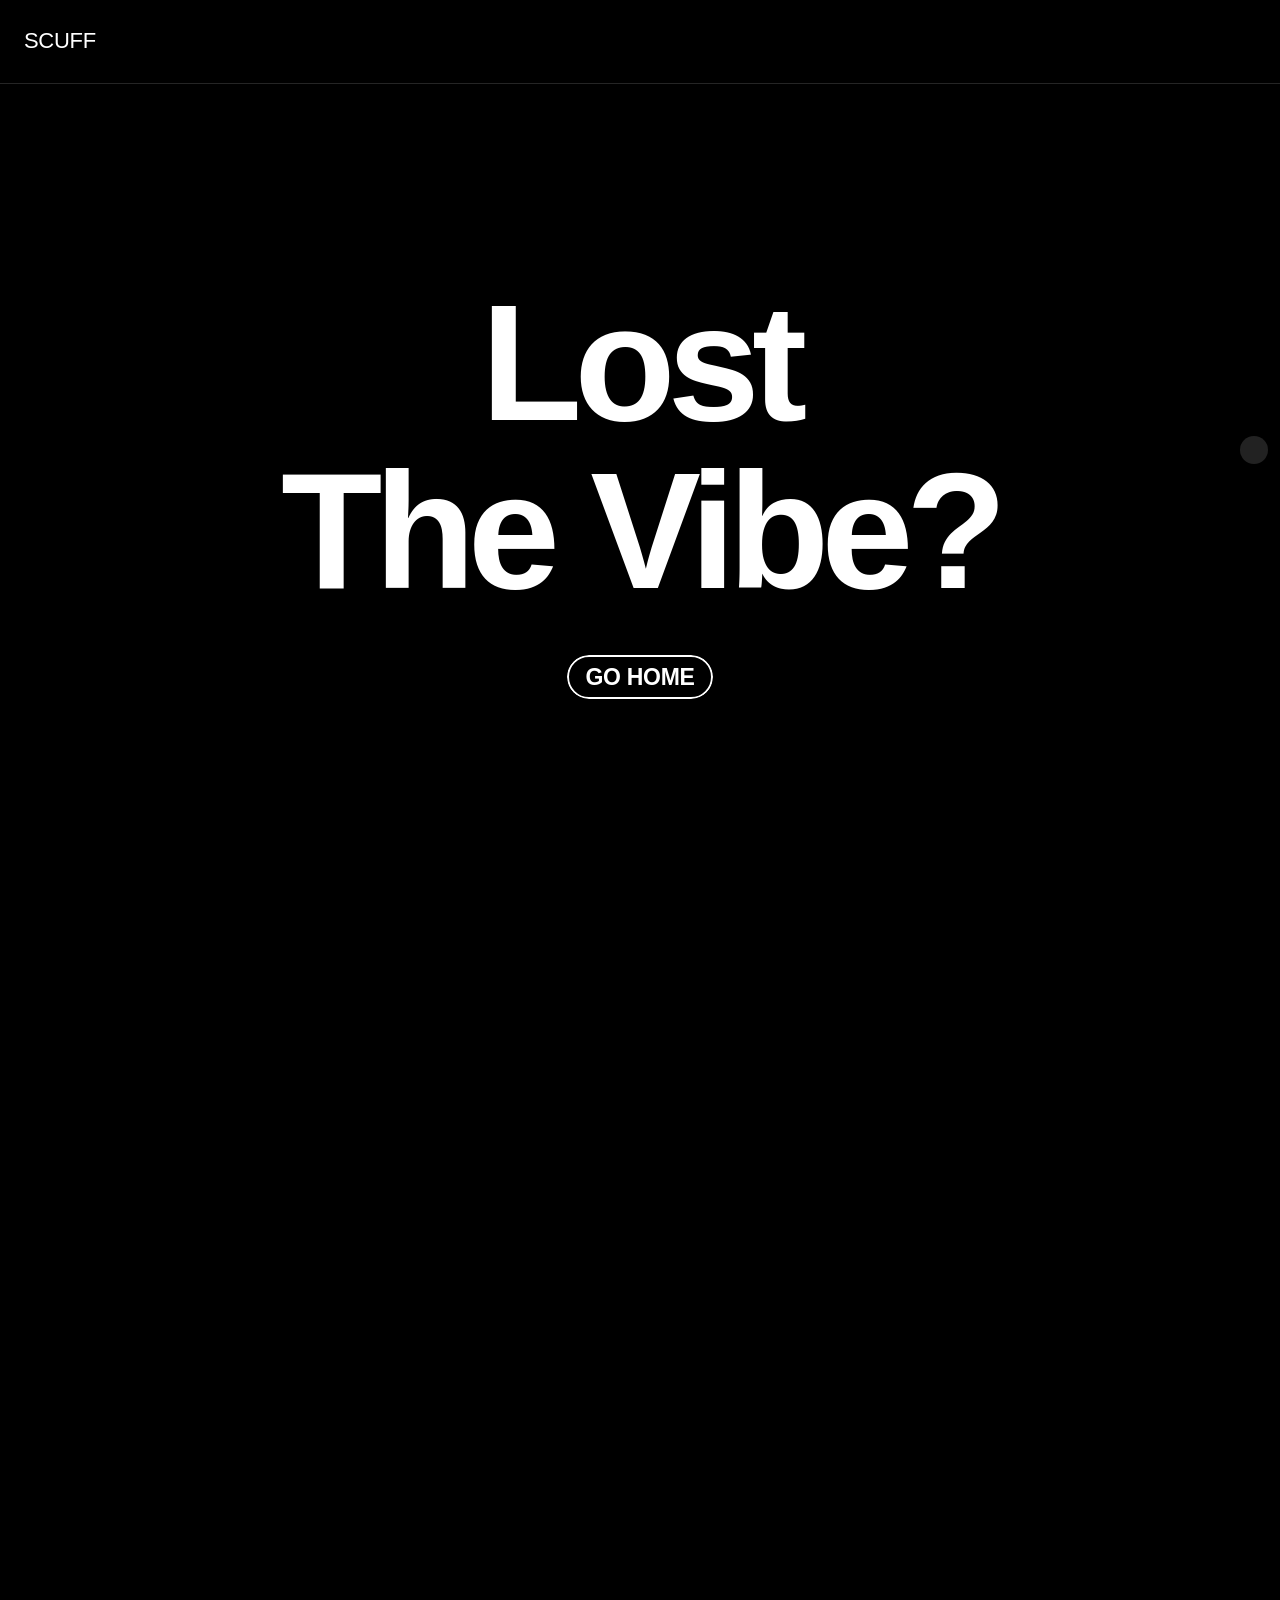
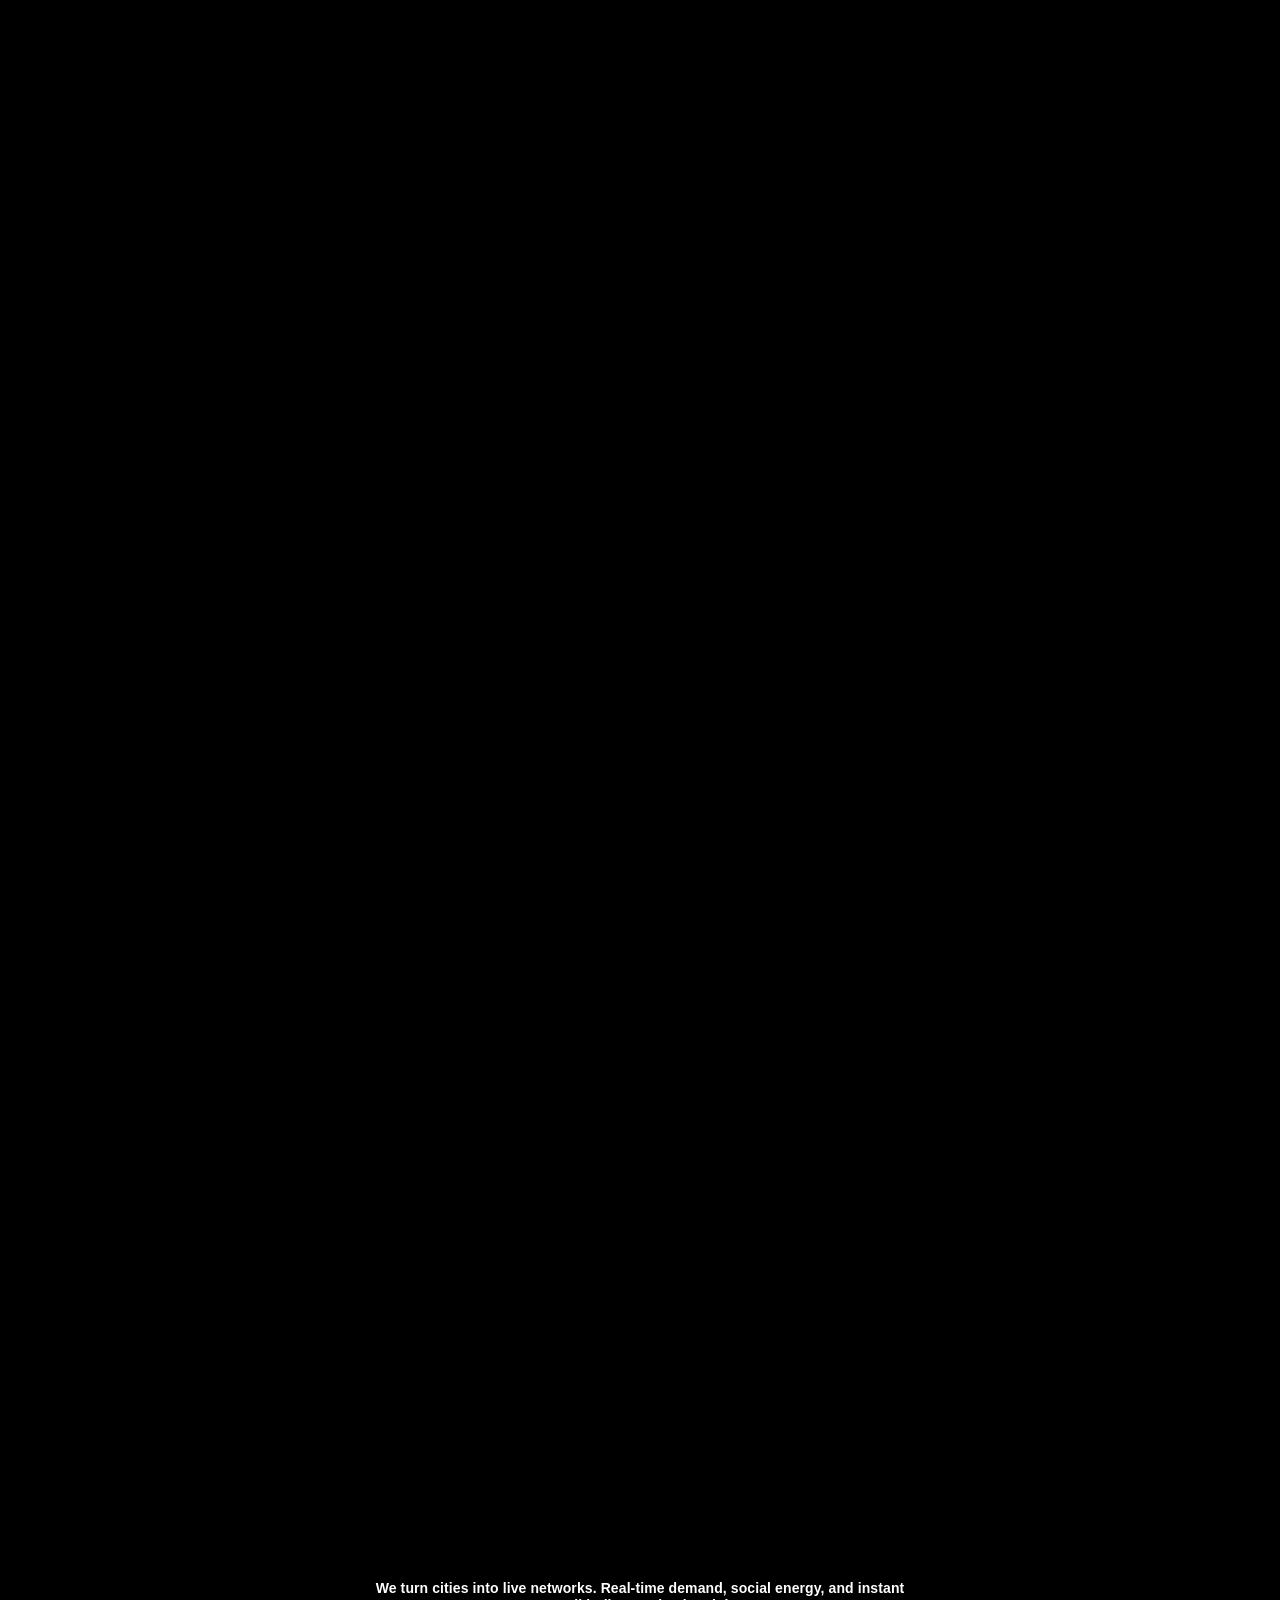
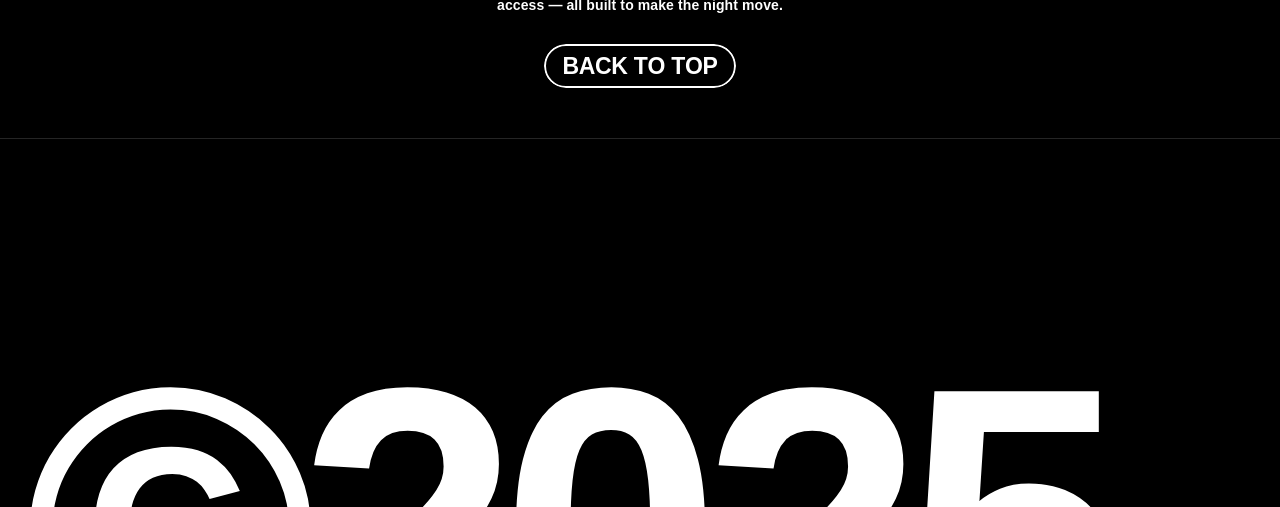
<file: e.html>
<!doctype html>
<!-- ✨ Built with Framer • https://www.framer.com/ -->
<html lang="en">
<head>
    <meta charset="utf-8">
    
    
    <script>try{if(localStorage.get("__framer_force_showing_editorbar_since")){const n=document.createElement("link");n.rel = "modulepreload";n.href="https://framer.com/edit/init.mjs";document.head.appendChild(n)}}catch(e){}</script>
    <!-- Start of headStart -->
    
    <!-- End of headStart -->
    <meta name="viewport" content="width=device-width">
    <meta name="generator" content="Framer cbc36cd">
    <title>SCUFF // Partners</title>
    <meta name="description" content="Manage your venues, clubs or PRs within the SCUFF ecosystem">
    <meta name="framer-search-index" content="https://framerusercontent.com/sites/6Ia9bXhqcChBumHlShdStF/searchIndex-XmdPeioZIVlo.json">
    <meta name="framer-search-index-fallback" content="https://framerusercontent.com/sites/6Ia9bXhqcChBumHlShdStF/searchIndex-AN0v5VJqdI09.json">
    <meta name="framer-html-plugin" content="disable">
    <link href="/assets/images/kZJ2x9CAQSFMjNRyVtdBQ8v7PY.png" rel="icon" media="(prefers-color-scheme: light)">
    <link href="/assets/images/GukJy0bKHF89AWk2I75SZPww8kw.png" rel="icon" media="(prefers-color-scheme: dark)">
    <link rel="apple-touch-icon" href="/assets/images/UtQ71z05FIicdPyIi6oBxpoxY.png">
    <!-- Open Graph / Facebook -->
    <meta property="og:type" content="website">
    <meta property="og:title" content="SCUFF // Partners">
    <meta property="og:description" content="Manage your venues, clubs or PRs within the SCUFF ecosystem">
    <meta property="og:image" content="/assets/images/kGaNRIyyVTNnxd11jqtnhRURAI.png">
    <!-- Twitter -->
    <meta name="twitter:card" content="summary_large_image">
    <meta name="twitter:title" content="SCUFF // Partners">
    <meta name="twitter:description" content="Manage your venues, clubs or PRs within the SCUFF ecosystem">
    <meta name="twitter:image" content="/assets/images/kGaNRIyyVTNnxd11jqtnhRURAI.png">
    
    <style data-framer-font-css>@font-face { font-family: "Inter"; src: url("https://framerusercontent.com/assets/5vvr9Vy74if2I6bQbJvbw7SY1pQ.woff2"); font-display: swap; font-style: normal; font-weight: 400; unicode-range: U+0460-052F, U+1C80-1C88, U+20B4, U+2DE0-2DFF, U+A640-A69F, U+FE2E-FE2F }
@font-face { font-family: "Inter"; src: url("https://framerusercontent.com/assets/EOr0mi4hNtlgWNn9if640EZzXCo.woff2"); font-display: swap; font-style: normal; font-weight: 400; unicode-range: U+0301, U+0400-045F, U+0490-0491, U+04B0-04B1, U+2116 }
@font-face { font-family: "Inter"; src: url("https://framerusercontent.com/assets/Y9k9QrlZAqio88Klkmbd8VoMQc.woff2"); font-display: swap; font-style: normal; font-weight: 400; unicode-range: U+1F00-1FFF }
@font-face { font-family: "Inter"; src: url("https://framerusercontent.com/assets/OYrD2tBIBPvoJXiIHnLoOXnY9M.woff2"); font-display: swap; font-style: normal; font-weight: 400; unicode-range: U+0370-03FF }
@font-face { font-family: "Inter"; src: url("https://framerusercontent.com/assets/JeYwfuaPfZHQhEG8U5gtPDZ7WQ.woff2"); font-display: swap; font-style: normal; font-weight: 400; unicode-range: U+0100-024F, U+0259, U+1E00-1EFF, U+2020, U+20A0-20AB, U+20AD-20CF, U+2113, U+2C60-2C7F, U+A720-A7FF }
@font-face { font-family: "Inter"; src: url("https://framerusercontent.com/assets/GrgcKwrN6d3Uz8EwcLHZxwEfC4.woff2"); font-display: swap; font-style: normal; font-weight: 400; unicode-range: U+0000-00FF, U+0131, U+0152-0153, U+02BB-02BC, U+02C6, U+02DA, U+02DC, U+2000-206F, U+2070, U+2074-207E, U+2080-208E, U+20AC, U+2122, U+2191, U+2193, U+2212, U+2215, U+FEFF, U+FFFD }
@font-face { font-family: "Inter"; src: url("https://framerusercontent.com/assets/b6Y37FthZeALduNqHicBT6FutY.woff2"); font-display: swap; font-style: normal; font-weight: 400; unicode-range: U+0102-0103, U+0110-0111, U+0128-0129, U+0168-0169, U+01A0-01A1, U+01AF-01B0, U+1EA0-1EF9, U+20AB }
@font-face { font-family: "Inter"; src: url("https://framerusercontent.com/assets/DpPBYI0sL4fYLgAkX8KXOPVt7c.woff2"); font-display: swap; font-style: normal; font-weight: 700; unicode-range: U+0460-052F, U+1C80-1C88, U+20B4, U+2DE0-2DFF, U+A640-A69F, U+FE2E-FE2F }
@font-face { font-family: "Inter"; src: url("https://framerusercontent.com/assets/4RAEQdEOrcnDkhHiiCbJOw92Lk.woff2"); font-display: swap; font-style: normal; font-weight: 700; unicode-range: U+0301, U+0400-045F, U+0490-0491, U+04B0-04B1, U+2116 }
@font-face { font-family: "Inter"; src: url("https://framerusercontent.com/assets/1K3W8DizY3v4emK8Mb08YHxTbs.woff2"); font-display: swap; font-style: normal; font-weight: 700; unicode-range: U+1F00-1FFF }
@font-face { font-family: "Inter"; src: url("https://framerusercontent.com/assets/tUSCtfYVM1I1IchuyCwz9gDdQ.woff2"); font-display: swap; font-style: normal; font-weight: 700; unicode-range: U+0370-03FF }
@font-face { font-family: "Inter"; src: url("https://framerusercontent.com/assets/VgYFWiwsAC5OYxAycRXXvhze58.woff2"); font-display: swap; font-style: normal; font-weight: 700; unicode-range: U+0100-024F, U+0259, U+1E00-1EFF, U+2020, U+20A0-20AB, U+20AD-20CF, U+2113, U+2C60-2C7F, U+A720-A7FF }
@font-face { font-family: "Inter"; src: url("https://framerusercontent.com/assets/syRNPWzAMIrcJ3wIlPIP43KjQs.woff2"); font-display: swap; font-style: normal; font-weight: 700; unicode-range: U+0000-00FF, U+0131, U+0152-0153, U+02BB-02BC, U+02C6, U+02DA, U+02DC, U+2000-206F, U+2070, U+2074-207E, U+2080-208E, U+20AC, U+2122, U+2191, U+2193, U+2212, U+2215, U+FEFF, U+FFFD }
@font-face { font-family: "Inter"; src: url("https://framerusercontent.com/assets/GIryZETIX4IFypco5pYZONKhJIo.woff2"); font-display: swap; font-style: normal; font-weight: 700; unicode-range: U+0102-0103, U+0110-0111, U+0128-0129, U+0168-0169, U+01A0-01A1, U+01AF-01B0, U+1EA0-1EF9, U+20AB }
@font-face { font-family: "Inter Display"; src: url("https://framerusercontent.com/assets/gazZKZuUEtvr9ULhdA4SprP0AZ0.woff2"); font-display: swap; font-style: normal; font-weight: 600; unicode-range: U+0460-052F, U+1C80-1C88, U+20B4, U+2DE0-2DFF, U+A640-A69F, U+FE2E-FE2F }
@font-face { font-family: "Inter Display"; src: url("https://framerusercontent.com/assets/pe8RoujoPxuTZhqoNzYqHX2MXA.woff2"); font-display: swap; font-style: normal; font-weight: 600; unicode-range: U+0301, U+0400-045F, U+0490-0491, U+04B0-04B1, U+2116 }
@font-face { font-family: "Inter Display"; src: url("https://framerusercontent.com/assets/teGhWnhH3bCqefKGsIsqFy3hK8.woff2"); font-display: swap; font-style: normal; font-weight: 600; unicode-range: U+1F00-1FFF }
@font-face { font-family: "Inter Display"; src: url("https://framerusercontent.com/assets/qQHxgTnEk6Czu1yW4xS82HQWFOk.woff2"); font-display: swap; font-style: normal; font-weight: 600; unicode-range: U+0370-03FF }
@font-face { font-family: "Inter Display"; src: url("https://framerusercontent.com/assets/MJ3N6lfN4iP5Um8rJGqLYl03tE.woff2"); font-display: swap; font-style: normal; font-weight: 600; unicode-range: U+0100-024F, U+0259, U+1E00-1EFF, U+2020, U+20A0-20AB, U+20AD-20CF, U+2113, U+2C60-2C7F, U+A720-A7FF }
@font-face { font-family: "Inter Display"; src: url("https://framerusercontent.com/assets/PfdOpgzFf7N2Uye9JX7xRKYTgSc.woff2"); font-display: swap; font-style: normal; font-weight: 600; unicode-range: U+0000-00FF, U+0131, U+0152-0153, U+02BB-02BC, U+02C6, U+02DA, U+02DC, U+2000-206F, U+2070, U+2074-207E, U+2080-208E, U+20AC, U+2122, U+2191, U+2193, U+2212, U+2215, U+FEFF, U+FFFD }
@font-face { font-family: "Inter Display"; src: url("https://framerusercontent.com/assets/0SEEmmWc3vovhaai4RlRQSWRrz0.woff2"); font-display: swap; font-style: normal; font-weight: 600; unicode-range: U+0102-0103, U+0110-0111, U+0128-0129, U+0168-0169, U+01A0-01A1, U+01AF-01B0, U+1EA0-1EF9, U+20AB }
@font-face { font-family: "Inter"; src: url("https://framerusercontent.com/assets/vQyevYAyHtARFwPqUzQGpnDs.woff2"); font-display: swap; font-style: normal; font-weight: 400; unicode-range: U+0000-00FF, U+0131, U+0152-0153, U+02BB-02BC, U+02C6, U+02DA, U+02DC, U+2000-206F, U+2074, U+20AC, U+2122, U+2191, U+2193, U+2212, U+2215, U+FEFF, U+FFFD }
@font-face { font-family: "Inter Display"; src: url("https://framerusercontent.com/assets/dHHUz45rhM2KCQpj9zttNVlibk.woff2"); font-display: swap; font-style: normal; font-weight: 600; unicode-range: U+0000-00FF, U+0131, U+0152-0153, U+02BB-02BC, U+02C6, U+02DA, U+02DC, U+2000-206F, U+2074, U+20AC, U+2122, U+2191, U+2193, U+2212, U+2215, U+FEFF, U+FFFD }
@font-face { font-family: "Inter Display"; src: url("https://framerusercontent.com/assets/I11LrmuBDQZweplJ62KkVsklU5Y.woff2"); font-display: swap; font-style: normal; font-weight: 700; unicode-range: U+0460-052F, U+1C80-1C88, U+20B4, U+2DE0-2DFF, U+A640-A69F, U+FE2E-FE2F }
@font-face { font-family: "Inter Display"; src: url("https://framerusercontent.com/assets/UjFZPDy3qGuDktQM4q9CxhKfIa8.woff2"); font-display: swap; font-style: normal; font-weight: 700; unicode-range: U+0301, U+0400-045F, U+0490-0491, U+04B0-04B1, U+2116 }
@font-face { font-family: "Inter Display"; src: url("https://framerusercontent.com/assets/8exwVHJy2DhJ4N5prYlVMrEKmQ.woff2"); font-display: swap; font-style: normal; font-weight: 700; unicode-range: U+1F00-1FFF }
@font-face { font-family: "Inter Display"; src: url("https://framerusercontent.com/assets/UTeedEK21hO5jDxEUldzdScUqpg.woff2"); font-display: swap; font-style: normal; font-weight: 700; unicode-range: U+0370-03FF }
@font-face { font-family: "Inter Display"; src: url("https://framerusercontent.com/assets/Ig8B8nzy11hzIWEIYnkg91sofjo.woff2"); font-display: swap; font-style: normal; font-weight: 700; unicode-range: U+0100-024F, U+0259, U+1E00-1EFF, U+2020, U+20A0-20AB, U+20AD-20CF, U+2113, U+2C60-2C7F, U+A720-A7FF }
@font-face { font-family: "Inter Display"; src: url("https://framerusercontent.com/assets/n9CXKI3tsmCPeC6MCT9NziShSuQ.woff2"); font-display: swap; font-style: normal; font-weight: 700; unicode-range: U+0000-00FF, U+0131, U+0152-0153, U+02BB-02BC, U+02C6, U+02DA, U+02DC, U+2000-206F, U+2074, U+20AC, U+2122, U+2191, U+2193, U+2212, U+2215, U+FEFF, U+FFFD }
@font-face { font-family: "Inter Display"; src: url("https://framerusercontent.com/assets/qctQFoJqJ9aIbRSIp0AhCQpFxn8.woff2"); font-display: swap; font-style: normal; font-weight: 700; unicode-range: U+0102-0103, U+0110-0111, U+0128-0129, U+0168-0169, U+01A0-01A1, U+01AF-01B0, U+1EA0-1EF9, U+20AB }
@font-face { font-family: "Inter Display"; src: url("https://framerusercontent.com/assets/fXvVh2JeZlehNcEhKHpHH0frSl0.woff2"); font-display: swap; font-style: italic; font-weight: 700; unicode-range: U+0460-052F, U+1C80-1C88, U+20B4, U+2DE0-2DFF, U+A640-A69F, U+FE2E-FE2F }
@font-face { font-family: "Inter Display"; src: url("https://framerusercontent.com/assets/7pScaNeb6M7n2HF2jKemDqzCIr4.woff2"); font-display: swap; font-style: italic; font-weight: 700; unicode-range: U+0301, U+0400-045F, U+0490-0491, U+04B0-04B1, U+2116 }
@font-face { font-family: "Inter Display"; src: url("https://framerusercontent.com/assets/qS4UjQYyATcVV9rODk0Zx9KhkY8.woff2"); font-display: swap; font-style: italic; font-weight: 700; unicode-range: U+1F00-1FFF }
@font-face { font-family: "Inter Display"; src: url("https://framerusercontent.com/assets/VfD2n20yM7v0hrUEBHEyafsmMBY.woff2"); font-display: swap; font-style: italic; font-weight: 700; unicode-range: U+0370-03FF }
@font-face { font-family: "Inter Display"; src: url("https://framerusercontent.com/assets/4oIO9fB59bn3cKFWz7piCj28z9s.woff2"); font-display: swap; font-style: italic; font-weight: 700; unicode-range: U+0100-024F, U+0259, U+1E00-1EFF, U+2020, U+20A0-20AB, U+20AD-20CF, U+2113, U+2C60-2C7F, U+A720-A7FF }
@font-face { font-family: "Inter Display"; src: url("https://framerusercontent.com/assets/TBccIZR9kIpkRce5i9ATfPp7a4.woff2"); font-display: swap; font-style: italic; font-weight: 700; unicode-range: U+0000-00FF, U+0131, U+0152-0153, U+02BB-02BC, U+02C6, U+02DA, U+02DC, U+2000-206F, U+2074, U+20AC, U+2122, U+2191, U+2193, U+2212, U+2215, U+FEFF, U+FFFD }
@font-face { font-family: "Inter Display"; src: url("https://framerusercontent.com/assets/F5Lmfd3fCAu7TwiYbI4DLWw4ks.woff2"); font-display: swap; font-style: italic; font-weight: 700; unicode-range: U+0102-0103, U+0110-0111, U+0128-0129, U+0168-0169, U+01A0-01A1, U+01AF-01B0, U+1EA0-1EF9, U+20AB }
@font-face { font-family: "Inter Display"; src: url("https://framerusercontent.com/assets/KKQXBq6BF0xEmVbrTnWxh3Yw.woff2"); font-display: swap; font-style: italic; font-weight: 600; unicode-range: U+0460-052F, U+1C80-1C88, U+20B4, U+2DE0-2DFF, U+A640-A69F, U+FE2E-FE2F }
@font-face { font-family: "Inter Display"; src: url("https://framerusercontent.com/assets/ugFYeIKZEJXDxI6Kh0YQUX6EK9I.woff2"); font-display: swap; font-style: italic; font-weight: 600; unicode-range: U+0301, U+0400-045F, U+0490-0491, U+04B0-04B1, U+2116 }
@font-face { font-family: "Inter Display"; src: url("https://framerusercontent.com/assets/DgDysCLt0HkIpWMu2uN5tivgQ.woff2"); font-display: swap; font-style: italic; font-weight: 600; unicode-range: U+1F00-1FFF }
@font-face { font-family: "Inter Display"; src: url("https://framerusercontent.com/assets/2yEyxokC6poTg3Uc5E2ogfVi6WE.woff2"); font-display: swap; font-style: italic; font-weight: 600; unicode-range: U+0370-03FF }
@font-face { font-family: "Inter Display"; src: url("https://framerusercontent.com/assets/wmHLUqO4QxLaADUScavxvknnBQ.woff2"); font-display: swap; font-style: italic; font-weight: 600; unicode-range: U+0100-024F, U+0259, U+1E00-1EFF, U+2020, U+20A0-20AB, U+20AD-20CF, U+2113, U+2C60-2C7F, U+A720-A7FF }
@font-face { font-family: "Inter Display"; src: url("https://framerusercontent.com/assets/08bCJfmvizuFi36VeazboYh54CQ.woff2"); font-display: swap; font-style: italic; font-weight: 600; unicode-range: U+0000-00FF, U+0131, U+0152-0153, U+02BB-02BC, U+02C6, U+02DA, U+02DC, U+2000-206F, U+2074, U+20AC, U+2122, U+2191, U+2193, U+2212, U+2215, U+FEFF, U+FFFD }
@font-face { font-family: "Inter Display"; src: url("https://framerusercontent.com/assets/DuYGXsyDXsSnxlZ8qzmcA4x3JiI.woff2"); font-display: swap; font-style: italic; font-weight: 600; unicode-range: U+0102-0103, U+0110-0111, U+0128-0129, U+0168-0169, U+01A0-01A1, U+01AF-01B0, U+1EA0-1EF9, U+20AB }
@font-face { font-family: "Inter Display"; src: url("https://framerusercontent.com/assets/qITWJ2WdG0wrgQPDb8lvnYnTXDg.woff2"); font-display: swap; font-style: normal; font-weight: 700; unicode-range: U+0000-00FF, U+0131, U+0152-0153, U+02BB-02BC, U+02C6, U+02DA, U+02DC, U+2000-206F, U+2070, U+2074-207E, U+2080-208E, U+20AC, U+2122, U+2191, U+2193, U+2212, U+2215, U+FEFF, U+FFFD }
@font-face { font-family: "Inter Display"; src: url("https://framerusercontent.com/assets/2uIBiALfCHVpWbHqRMZutfT7giU.woff2"); font-display: swap; font-style: normal; font-weight: 400; unicode-range: U+0460-052F, U+1C80-1C88, U+20B4, U+2DE0-2DFF, U+A640-A69F, U+FE2E-FE2F }
@font-face { font-family: "Inter Display"; src: url("https://framerusercontent.com/assets/Zwfz6xbVe5pmcWRJRgBDHnMkOkI.woff2"); font-display: swap; font-style: normal; font-weight: 400; unicode-range: U+0301, U+0400-045F, U+0490-0491, U+04B0-04B1, U+2116 }
@font-face { font-family: "Inter Display"; src: url("https://framerusercontent.com/assets/U9LaDDmbRhzX3sB8g8glTy5feTE.woff2"); font-display: swap; font-style: normal; font-weight: 400; unicode-range: U+1F00-1FFF }
@font-face { font-family: "Inter Display"; src: url("https://framerusercontent.com/assets/tVew2LzXJ1t7QfxP1gdTIdj2o0g.woff2"); font-display: swap; font-style: normal; font-weight: 400; unicode-range: U+0370-03FF }
@font-face { font-family: "Inter Display"; src: url("https://framerusercontent.com/assets/DF7bjCRmStYPqSb945lAlMfCCVQ.woff2"); font-display: swap; font-style: normal; font-weight: 400; unicode-range: U+0100-024F, U+0259, U+1E00-1EFF, U+2020, U+20A0-20AB, U+20AD-20CF, U+2113, U+2C60-2C7F, U+A720-A7FF }
@font-face { font-family: "Inter Display"; src: url("https://framerusercontent.com/assets/nCpxWS6DaPlPe0lHzStXAPCo3lw.woff2"); font-display: swap; font-style: normal; font-weight: 400; unicode-range: U+0000-00FF, U+0131, U+0152-0153, U+02BB-02BC, U+02C6, U+02DA, U+02DC, U+2000-206F, U+2074, U+20AC, U+2122, U+2191, U+2193, U+2212, U+2215, U+FEFF, U+FFFD }
@font-face { font-family: "Inter Display"; src: url("https://framerusercontent.com/assets/vebZUMjGyKkYsfcY73iwWTzLNag.woff2"); font-display: swap; font-style: normal; font-weight: 400; unicode-range: U+0102-0103, U+0110-0111, U+0128-0129, U+0168-0169, U+01A0-01A1, U+01AF-01B0, U+1EA0-1EF9, U+20AB }
@font-face { font-family: "Inter Display"; src: url("https://framerusercontent.com/assets/THWAFHoAcmqLMy81E8hCSdziVKA.woff2"); font-display: swap; font-style: italic; font-weight: 400; unicode-range: U+0460-052F, U+1C80-1C88, U+20B4, U+2DE0-2DFF, U+A640-A69F, U+FE2E-FE2F }
@font-face { font-family: "Inter Display"; src: url("https://framerusercontent.com/assets/sQxGYWDlRkDr0eOKqiNRl6g5rs.woff2"); font-display: swap; font-style: italic; font-weight: 400; unicode-range: U+0301, U+0400-045F, U+0490-0491, U+04B0-04B1, U+2116 }
@font-face { font-family: "Inter Display"; src: url("https://framerusercontent.com/assets/NNTAT1XAm8ZRkr824inYPkjNeL4.woff2"); font-display: swap; font-style: italic; font-weight: 400; unicode-range: U+1F00-1FFF }
@font-face { font-family: "Inter Display"; src: url("https://framerusercontent.com/assets/P2qr9PAWBt905929rHfxmneMUG0.woff2"); font-display: swap; font-style: italic; font-weight: 400; unicode-range: U+0370-03FF }
@font-face { font-family: "Inter Display"; src: url("https://framerusercontent.com/assets/2BmSa4TZZvFKAZg2DydxTbvKlTU.woff2"); font-display: swap; font-style: italic; font-weight: 400; unicode-range: U+0100-024F, U+0259, U+1E00-1EFF, U+2020, U+20A0-20AB, U+20AD-20CF, U+2113, U+2C60-2C7F, U+A720-A7FF }
@font-face { font-family: "Inter Display"; src: url("https://framerusercontent.com/assets/djqIk3Er2JcAcz7Rup88BdINEw.woff2"); font-display: swap; font-style: italic; font-weight: 400; unicode-range: U+0000-00FF, U+0131, U+0152-0153, U+02BB-02BC, U+02C6, U+02DA, U+02DC, U+2000-206F, U+2074, U+20AC, U+2122, U+2191, U+2193, U+2212, U+2215, U+FEFF, U+FFFD }
@font-face { font-family: "Inter Display"; src: url("https://framerusercontent.com/assets/KMFW46iYsEZaUBwXbwPc9nQm71o.woff2"); font-display: swap; font-style: italic; font-weight: 400; unicode-range: U+0102-0103, U+0110-0111, U+0128-0129, U+0168-0169, U+01A0-01A1, U+01AF-01B0, U+1EA0-1EF9, U+20AB }
@font-face { font-family: "Inter Display"; src: url("https://framerusercontent.com/assets/ePuN3mCjzajIHnyCdvKBFiZkyY0.woff2"); font-display: swap; font-style: normal; font-weight: 500; unicode-range: U+0460-052F, U+1C80-1C88, U+20B4, U+2DE0-2DFF, U+A640-A69F, U+FE2E-FE2F }
@font-face { font-family: "Inter Display"; src: url("https://framerusercontent.com/assets/V3j1L0o5vPFKe26Sw4HcpXCfHo.woff2"); font-display: swap; font-style: normal; font-weight: 500; unicode-range: U+0301, U+0400-045F, U+0490-0491, U+04B0-04B1, U+2116 }
@font-face { font-family: "Inter Display"; src: url("https://framerusercontent.com/assets/F3kdpd2N0cToWV5huaZjjgM.woff2"); font-display: swap; font-style: normal; font-weight: 500; unicode-range: U+1F00-1FFF }
@font-face { font-family: "Inter Display"; src: url("https://framerusercontent.com/assets/0iDmxkizU9goZoclqIqsV5rvETU.woff2"); font-display: swap; font-style: normal; font-weight: 500; unicode-range: U+0370-03FF }
@font-face { font-family: "Inter Display"; src: url("https://framerusercontent.com/assets/r0mv3NegmA0akcQsNFotG32Las.woff2"); font-display: swap; font-style: normal; font-weight: 500; unicode-range: U+0100-024F, U+0259, U+1E00-1EFF, U+2020, U+20A0-20AB, U+20AD-20CF, U+2113, U+2C60-2C7F, U+A720-A7FF }
@font-face { font-family: "Inter Display"; src: url("https://framerusercontent.com/assets/8yoV9pUxquX7VD7ZXlNYKQmkmk.woff2"); font-display: swap; font-style: normal; font-weight: 500; unicode-range: U+0000-00FF, U+0131, U+0152-0153, U+02BB-02BC, U+02C6, U+02DA, U+02DC, U+2000-206F, U+2074, U+20AC, U+2122, U+2191, U+2193, U+2212, U+2215, U+FEFF, U+FFFD }
@font-face { font-family: "Inter Display"; src: url("https://framerusercontent.com/assets/Ii21jnSJkulBKsHHXKlapi7fv9w.woff2"); font-display: swap; font-style: normal; font-weight: 500; unicode-range: U+0102-0103, U+0110-0111, U+0128-0129, U+0168-0169, U+01A0-01A1, U+01AF-01B0, U+1EA0-1EF9, U+20AB }
@font-face { font-family: "Inter Display"; src: url("https://framerusercontent.com/assets/A5P4nkYCJlLQxGxaS1lzG8PNSc.woff2"); font-display: swap; font-style: italic; font-weight: 500; unicode-range: U+0460-052F, U+1C80-1C88, U+20B4, U+2DE0-2DFF, U+A640-A69F, U+FE2E-FE2F }
@font-face { font-family: "Inter Display"; src: url("https://framerusercontent.com/assets/vuPfygr1n1zYxscvWgGI8hRf3LE.woff2"); font-display: swap; font-style: italic; font-weight: 500; unicode-range: U+0301, U+0400-045F, U+0490-0491, U+04B0-04B1, U+2116 }
@font-face { font-family: "Inter Display"; src: url("https://framerusercontent.com/assets/jplzYzqFHXreyADwk9yrkQlWQ.woff2"); font-display: swap; font-style: italic; font-weight: 500; unicode-range: U+1F00-1FFF }
@font-face { font-family: "Inter Display"; src: url("https://framerusercontent.com/assets/sSIKP2TfVPvfK7YVENPE5H87A.woff2"); font-display: swap; font-style: italic; font-weight: 500; unicode-range: U+0370-03FF }
@font-face { font-family: "Inter Display"; src: url("https://framerusercontent.com/assets/gawbeo7iEJSRZ4kcrh6YRrU8o.woff2"); font-display: swap; font-style: italic; font-weight: 500; unicode-range: U+0100-024F, U+0259, U+1E00-1EFF, U+2020, U+20A0-20AB, U+20AD-20CF, U+2113, U+2C60-2C7F, U+A720-A7FF }
@font-face { font-family: "Inter Display"; src: url("https://framerusercontent.com/assets/xSzma7KIWAdctStaX171ey3lams.woff2"); font-display: swap; font-style: italic; font-weight: 500; unicode-range: U+0000-00FF, U+0131, U+0152-0153, U+02BB-02BC, U+02C6, U+02DA, U+02DC, U+2000-206F, U+2074, U+20AC, U+2122, U+2191, U+2193, U+2212, U+2215, U+FEFF, U+FFFD }
@font-face { font-family: "Inter Display"; src: url("https://framerusercontent.com/assets/8E92vrr3j1gDqzepmeSbD2u0JxA.woff2"); font-display: swap; font-style: italic; font-weight: 500; unicode-range: U+0102-0103, U+0110-0111, U+0128-0129, U+0168-0169, U+01A0-01A1, U+01AF-01B0, U+1EA0-1EF9, U+20AB }
@font-face { font-family: "Inter"; src: url("https://framerusercontent.com/assets/DXD0Q7LSl7HEvDzucnyLnGBHM.woff2"); font-display: swap; font-style: normal; font-weight: 700; unicode-range: U+0000-00FF, U+0131, U+0152-0153, U+02BB-02BC, U+02C6, U+02DA, U+02DC, U+2000-206F, U+2074, U+20AC, U+2122, U+2191, U+2193, U+2212, U+2215, U+FEFF, U+FFFD }
@font-face { font-family: "Inter"; src: url("https://framerusercontent.com/assets/H89BbHkbHDzlxZzxi8uPzTsp90.woff2"); font-display: swap; font-style: italic; font-weight: 700; unicode-range: U+0460-052F, U+1C80-1C88, U+20B4, U+2DE0-2DFF, U+A640-A69F, U+FE2E-FE2F }
@font-face { font-family: "Inter"; src: url("https://framerusercontent.com/assets/u6gJwDuwB143kpNK1T1MDKDWkMc.woff2"); font-display: swap; font-style: italic; font-weight: 700; unicode-range: U+0301, U+0400-045F, U+0490-0491, U+04B0-04B1, U+2116 }
@font-face { font-family: "Inter"; src: url("https://framerusercontent.com/assets/43sJ6MfOPh1LCJt46OvyDuSbA6o.woff2"); font-display: swap; font-style: italic; font-weight: 700; unicode-range: U+1F00-1FFF }
@font-face { font-family: "Inter"; src: url("https://framerusercontent.com/assets/wccHG0r4gBDAIRhfHiOlq6oEkqw.woff2"); font-display: swap; font-style: italic; font-weight: 700; unicode-range: U+0370-03FF }
@font-face { font-family: "Inter"; src: url("https://framerusercontent.com/assets/WZ367JPwf9bRW6LdTHN8rXgSjw.woff2"); font-display: swap; font-style: italic; font-weight: 700; unicode-range: U+0100-024F, U+0259, U+1E00-1EFF, U+2020, U+20A0-20AB, U+20AD-20CF, U+2113, U+2C60-2C7F, U+A720-A7FF }
@font-face { font-family: "Inter"; src: url("https://framerusercontent.com/assets/QxmhnWTzLtyjIiZcfaLIJ8EFBXU.woff2"); font-display: swap; font-style: italic; font-weight: 700; unicode-range: U+0000-00FF, U+0131, U+0152-0153, U+02BB-02BC, U+02C6, U+02DA, U+02DC, U+2000-206F, U+2074, U+20AC, U+2122, U+2191, U+2193, U+2212, U+2215, U+FEFF, U+FFFD }
@font-face { font-family: "Inter"; src: url("https://framerusercontent.com/assets/2A4Xx7CngadFGlVV4xrO06OBHY.woff2"); font-display: swap; font-style: italic; font-weight: 700; unicode-range: U+0102-0103, U+0110-0111, U+0128-0129, U+0168-0169, U+01A0-01A1, U+01AF-01B0, U+1EA0-1EF9, U+20AB }
@font-face { font-family: "Inter"; src: url("https://framerusercontent.com/assets/CfMzU8w2e7tHgF4T4rATMPuWosA.woff2"); font-display: swap; font-style: italic; font-weight: 400; unicode-range: U+0460-052F, U+1C80-1C88, U+20B4, U+2DE0-2DFF, U+A640-A69F, U+FE2E-FE2F }
@font-face { font-family: "Inter"; src: url("https://framerusercontent.com/assets/867QObYax8ANsfX4TGEVU9YiCM.woff2"); font-display: swap; font-style: italic; font-weight: 400; unicode-range: U+0301, U+0400-045F, U+0490-0491, U+04B0-04B1, U+2116 }
@font-face { font-family: "Inter"; src: url("https://framerusercontent.com/assets/Oyn2ZbENFdnW7mt2Lzjk1h9Zb9k.woff2"); font-display: swap; font-style: italic; font-weight: 400; unicode-range: U+1F00-1FFF }
@font-face { font-family: "Inter"; src: url("https://framerusercontent.com/assets/cdAe8hgZ1cMyLu9g005pAW3xMo.woff2"); font-display: swap; font-style: italic; font-weight: 400; unicode-range: U+0370-03FF }
@font-face { font-family: "Inter"; src: url("https://framerusercontent.com/assets/DOfvtmE1UplCq161m6Hj8CSQYg.woff2"); font-display: swap; font-style: italic; font-weight: 400; unicode-range: U+0100-024F, U+0259, U+1E00-1EFF, U+2020, U+20A0-20AB, U+20AD-20CF, U+2113, U+2C60-2C7F, U+A720-A7FF }
@font-face { font-family: "Inter"; src: url("https://framerusercontent.com/assets/vFzuJY0c65av44uhEKB6vyjFMg.woff2"); font-display: swap; font-style: italic; font-weight: 400; unicode-range: U+0000-00FF, U+0131, U+0152-0153, U+02BB-02BC, U+02C6, U+02DA, U+02DC, U+2000-206F, U+2074, U+20AC, U+2122, U+2191, U+2193, U+2212, U+2215, U+FEFF, U+FFFD }
@font-face { font-family: "Inter"; src: url("https://framerusercontent.com/assets/tKtBcDnBMevsEEJKdNGhhkLzYo.woff2"); font-display: swap; font-style: italic; font-weight: 400; unicode-range: U+0102-0103, U+0110-0111, U+0128-0129, U+0168-0169, U+01A0-01A1, U+01AF-01B0, U+1EA0-1EF9, U+20AB }
@font-face { font-family: "Inter Display"; src: url("https://framerusercontent.com/assets/EZSFVoaPWKnZ6GuVk5dlS5pk.woff2"); font-style: normal; font-weight: 900; unicode-range: U+0460-052F, U+1C80-1C88, U+20B4, U+2DE0-2DFF, U+A640-A69F, U+FE2E-FE2F }
@font-face { font-family: "Inter Display"; src: url("https://framerusercontent.com/assets/TMYuLEOqLWgunxD5qCFeADEgk.woff2"); font-style: normal; font-weight: 900; unicode-range: U+0301, U+0400-045F, U+0490-0491, U+04B0-04B1, U+2116 }
@font-face { font-family: "Inter Display"; src: url("https://framerusercontent.com/assets/EL4v8OG6t2XwHSJLO1YF25DNiDw.woff2"); font-style: normal; font-weight: 900; unicode-range: U+1F00-1FFF }
@font-face { font-family: "Inter Display"; src: url("https://framerusercontent.com/assets/vSoBOmgqFUd0rVCgogjwL7jQI.woff2"); font-style: normal; font-weight: 900; unicode-range: U+0370-03FF }
@font-face { font-family: "Inter Display"; src: url("https://framerusercontent.com/assets/bIwBTbnyeAOa9wQIBagEdRDHXhE.woff2"); font-style: normal; font-weight: 900; unicode-range: U+0100-024F, U+0259, U+1E00-1EFF, U+2020, U+20A0-20AB, U+20AD-20CF, U+2113, U+2C60-2C7F, U+A720-A7FF }
@font-face { font-family: "Inter Display"; src: url("https://framerusercontent.com/assets/ytuJ1iJd5SddEQ3LTMbeYRRwiE.woff2"); font-style: normal; font-weight: 900; unicode-range: U+0000-00FF, U+0131, U+0152-0153, U+02BB-02BC, U+02C6, U+02DA, U+02DC, U+2000-206F, U+2074, U+20AC, U+2122, U+2191, U+2193, U+2212, U+2215, U+FEFF, U+FFFD }
@font-face { font-family: "Inter Display"; src: url("https://framerusercontent.com/assets/fmXYBApyDC604dR7g2aaACGvCk.woff2"); font-style: normal; font-weight: 900; unicode-range: U+0102-0103, U+0110-0111, U+0128-0129, U+0168-0169, U+01A0-01A1, U+01AF-01B0, U+1EA0-1EF9, U+20AB }
@font-face { font-family: "Inter Display"; src: url("https://framerusercontent.com/assets/yHWoQPBZSEiCC3aW3JXtcoFby8o.woff2"); font-style: italic; font-weight: 900; unicode-range: U+0460-052F, U+1C80-1C88, U+20B4, U+2DE0-2DFF, U+A640-A69F, U+FE2E-FE2F }
@font-face { font-family: "Inter Display"; src: url("https://framerusercontent.com/assets/UHqhq621TbUtspKtPKPA1Ne8qY.woff2"); font-style: italic; font-weight: 900; unicode-range: U+0301, U+0400-045F, U+0490-0491, U+04B0-04B1, U+2116 }
@font-face { font-family: "Inter Display"; src: url("https://framerusercontent.com/assets/6dsy2CbviAWDcszGLlgyaLpRMk.woff2"); font-style: italic; font-weight: 900; unicode-range: U+1F00-1FFF }
@font-face { font-family: "Inter Display"; src: url("https://framerusercontent.com/assets/TQqnntSFYYGDv7XtyT3ZhfvDA.woff2"); font-style: italic; font-weight: 900; unicode-range: U+0370-03FF }
@font-face { font-family: "Inter Display"; src: url("https://framerusercontent.com/assets/nE03Xxh2GngsU8hDpg6CRGxqfoM.woff2"); font-style: italic; font-weight: 900; unicode-range: U+0100-024F, U+0259, U+1E00-1EFF, U+2020, U+20A0-20AB, U+20AD-20CF, U+2113, U+2C60-2C7F, U+A720-A7FF }
@font-face { font-family: "Inter Display"; src: url("https://framerusercontent.com/assets/sz8HQr9IEEln6nmUJ8X0dtBwUQ.woff2"); font-style: italic; font-weight: 900; unicode-range: U+0000-00FF, U+0131, U+0152-0153, U+02BB-02BC, U+02C6, U+02DA, U+02DC, U+2000-206F, U+2074, U+20AC, U+2122, U+2191, U+2193, U+2212, U+2215, U+FEFF, U+FFFD }
@font-face { font-family: "Inter Display"; src: url("https://framerusercontent.com/assets/dWFiPjtJpfcxAIDV8RPyuCq04.woff2"); font-style: italic; font-weight: 900; unicode-range: U+0102-0103, U+0110-0111, U+0128-0129, U+0168-0169, U+01A0-01A1, U+01AF-01B0, U+1EA0-1EF9, U+20AB }
@font-face { font-family: "Inter"; src: url("https://framerusercontent.com/assets/ia3uin3hQWqDrVloC1zEtYHWw.woff2"); font-display: swap; font-style: italic; font-weight: 700; unicode-range: U+0000-00FF, U+0131, U+0152-0153, U+02BB-02BC, U+02C6, U+02DA, U+02DC, U+2000-206F, U+2070, U+2074-207E, U+2080-208E, U+20AC, U+2122, U+2191, U+2193, U+2212, U+2215, U+FEFF, U+FFFD }
@font-face { font-family: "Inter"; src: url("https://framerusercontent.com/assets/pKRFNWFoZl77qYCAIp84lN1h944.woff2"); font-display: swap; font-style: italic; font-weight: 400; unicode-range: U+0000-00FF, U+0131, U+0152-0153, U+02BB-02BC, U+02C6, U+02DA, U+02DC, U+2000-206F, U+2070, U+2074-207E, U+2080-208E, U+20AC, U+2122, U+2191, U+2193, U+2212, U+2215, U+FEFF, U+FFFD }
@font-face { font-family: "Inter Placeholder"; src: local("Arial"); ascent-override: 89.79%; descent-override: 22.36%; line-gap-override: 0.00%; size-adjust: 107.89% }
@font-face { font-family: "Inter Display Placeholder"; src: local("Arial"); ascent-override: 98.56%; descent-override: 24.54%; line-gap-override: 0.00%; size-adjust: 98.29% }</style>
    
    <meta name="robots" content="max-image-preview:large"><link rel="canonical" href="https://smooth-items-745025.framer.app/404"><meta property="og:url" content="https://smooth-items-745025.framer.app/404"><script>(()=>{function w(){let o=e=>{let t=new URL(e);return`${t.origin}${t.pathname}`.replace(/\/$/u,"")},i=e=>e.split("-")[0],u=window.location.hostname;function f(){let e=new Map;return document.querySelectorAll('link[rel="alternate"]').forEach(t=>{let n=t.getAttribute("hreflang"),r=t.getAttribute("href");!n||!r||n==="x-default"||new URL(r).hostname!==u||e.set(n,r)}),e}function g(e,t){let r=document.querySelector('link[rel="alternate"][hreflang="x-default"]')?.getAttribute("href");return r?t.get(e)===r:!1}function d(){try{let e=localStorage.getItem("preferredLocale");return e?[e,...navigator.languages]:navigator.languages}catch{return navigator.languages}}function l(e){o(window.location.href)!==o(e)&&window.location.replace(e+window.location.search+window.location.hash)}if(navigator.webdriver||/bot|-google|google-|yandex|ia_archiver|crawl|spider/i.test(navigator.userAgent))return;let c=document.documentElement.getAttribute("lang");if(!c)return;let a=f();if(g(c,a))for(let e of d()){let t=a.get(e);if(t){l(t);return}let n=i(e);for(let[r,s]of a.entries())if(i(r)===n){l(s);return}}}return w})()()</script><style data-framer-breakpoint-css>@media(min-width: 1200px){.hidden-1l8nfjn{display:none!important}}@media(min-width: 810px) and (max-width: 1199.98px){.hidden-1xib3di{display:none!important}}@media(max-width: 809.98px){.hidden-m88p9t{display:none!important}}@media(min-width: 1200px){.hidden-1obgs3g{display:none!important}}@media(min-width: 810px) and (max-width: 1199.98px){.hidden-ntpwop{display:none!important}}@media(max-width: 809.98px){.hidden-1j0k7bl{display:none!important}}</style><style data-framer-css-ssr-minified data-framer-components="framer-lib-cursors-host framer-wxybk PropertyOverrides framer-zBIIJ framer-nt81x framer-SxXxU framer-6oUOg framer-iLr2A framer-lBtbd">html,body,#main{box-sizing:border-box;margin:0;padding:0}:root{-webkit-font-smoothing:antialiased;-moz-osx-font-smoothing:grayscale}*{box-sizing:border-box;-webkit-font-smoothing:inherit}h1,h2,h3,h4,h5,h6,p,figure{margin:0}body,input,textarea,select,button{font-family:sans-serif;font-size:12px}body{--token-2d91bfb1-1bb0-467e-bf37-8ef020f4f815:#000;--token-01c07c7e-a9ae-45ca-a79a-cc49e2fa5e89:#bbb3;--token-af1df47b-ea84-448e-bdf0-a5ce0f875a59:#999;--token-9811e40b-3ed8-4237-98e5-61535bb22d2f:#fff;--token-e5a511bf-849c-4ac6-b942-175c537ace13:#bbb;--token-cd0e64eb-ceb2-46a5-9c26-14d8ab40891a:#09f;--token-76df3e68-730d-4393-aeac-0a21875001c9:#222}@supports (z-index:calc(infinity)){#__framer-badge-container{--infinity:infinity}}#__framer-badge-container{pointer-events:none;width:100%;z-index:calc(var(--infinity,2147480000));justify-content:flex-end;padding:20px;display:flex;position:fixed;bottom:0}body{--framer-will-change-override:none}@supports (background:-webkit-named-image(i)) and (not (grid-template-rows:subgrid)){body{--framer-will-change-override:transform}}body{--framer-will-change-filter-override:none}@supports (background:-webkit-named-image(i)) and (not (position-area:top right)){body{--framer-will-change-filter-override:filter}}[data-framer-component-type]{position:absolute}[data-framer-component-type=Text]{cursor:inherit}[data-framer-component-text-autosized] *{white-space:pre}[data-framer-component-type=Text]>*{text-align:var(--framer-text-alignment,start)}[data-framer-component-type=Text] span span,[data-framer-component-type=Text] p span,[data-framer-component-type=Text] h1 span,[data-framer-component-type=Text] h2 span,[data-framer-component-type=Text] h3 span,[data-framer-component-type=Text] h4 span,[data-framer-component-type=Text] h5 span,[data-framer-component-type=Text] h6 span{display:block}[data-framer-component-type=Text] span span span,[data-framer-component-type=Text] p span span,[data-framer-component-type=Text] h1 span span,[data-framer-component-type=Text] h2 span span,[data-framer-component-type=Text] h3 span span,[data-framer-component-type=Text] h4 span span,[data-framer-component-type=Text] h5 span span,[data-framer-component-type=Text] h6 span span{display:unset}[data-framer-component-type=Text] div div span,[data-framer-component-type=Text] a div span,[data-framer-component-type=Text] span span span,[data-framer-component-type=Text] p span span,[data-framer-component-type=Text] h1 span span,[data-framer-component-type=Text] h2 span span,[data-framer-component-type=Text] h3 span span,[data-framer-component-type=Text] h4 span span,[data-framer-component-type=Text] h5 span span,[data-framer-component-type=Text] h6 span span,[data-framer-component-type=Text] a{font-family:var(--font-family);font-style:var(--font-style);font-weight:min(calc(var(--framer-font-weight-increase,0) + var(--font-weight,400)),900);color:var(--text-color);letter-spacing:var(--letter-spacing);font-size:var(--font-size);text-transform:var(--text-transform);--text-decoration:var(--framer-text-decoration-style,solid)var(--framer-text-decoration,none)var(--framer-text-decoration-color,currentcolor)var(--framer-text-decoration-thickness,auto);--text-decoration-skip-ink:var(--framer-text-decoration-skip-ink);--text-underline-offset:var(--framer-text-decoration-offset);line-height:var(--line-height);--font-family:var(--framer-font-family);--font-style:var(--framer-font-style);--font-weight:var(--framer-font-weight);--text-color:var(--framer-text-color);--letter-spacing:var(--framer-letter-spacing);--font-size:var(--framer-font-size);--text-transform:var(--framer-text-transform);--line-height:var(--framer-line-height)}[data-framer-component-type=Text] a,[data-framer-component-type=Text] a div span,[data-framer-component-type=Text] a span span span,[data-framer-component-type=Text] a p span span,[data-framer-component-type=Text] a h1 span span,[data-framer-component-type=Text] a h2 span span,[data-framer-component-type=Text] a h3 span span,[data-framer-component-type=Text] a h4 span span,[data-framer-component-type=Text] a h5 span span,[data-framer-component-type=Text] a h6 span span{--font-family:var(--framer-link-font-family,var(--framer-font-family));--font-style:var(--framer-link-font-style,var(--framer-font-style));--font-weight:var(--framer-link-font-weight,var(--framer-font-weight));--text-color:var(--framer-link-text-color,var(--framer-text-color));--font-size:var(--framer-link-font-size,var(--framer-font-size));--text-transform:var(--framer-link-text-transform,var(--framer-text-transform));--text-decoration:var(--framer-link-text-decoration-style,var(--framer-text-decoration-style,solid))var(--framer-link-text-decoration,var(--framer-text-decoration,none))var(--framer-link-text-decoration-color,var(--framer-text-decoration-color,currentcolor))var(--framer-link-text-decoration-thickness,var(--framer-text-decoration-thickness,auto));--text-decoration-skip-ink:var(--framer-link-text-decoration-skip-ink,var(--framer-text-decoration-skip-ink));--text-underline-offset:var(--framer-link-text-decoration-offset,var(--framer-text-decoration-offset))}[data-framer-component-type=Text] a:hover,[data-framer-component-type=Text] a div span:hover,[data-framer-component-type=Text] a span span span:hover,[data-framer-component-type=Text] a p span span:hover,[data-framer-component-type=Text] a h1 span span:hover,[data-framer-component-type=Text] a h2 span span:hover,[data-framer-component-type=Text] a h3 span span:hover,[data-framer-component-type=Text] a h4 span span:hover,[data-framer-component-type=Text] a h5 span span:hover,[data-framer-component-type=Text] a h6 span span:hover{--font-family:var(--framer-link-hover-font-family,var(--framer-link-font-family,var(--framer-font-family)));--font-style:var(--framer-link-hover-font-style,var(--framer-link-font-style,var(--framer-font-style)));--font-weight:var(--framer-link-hover-font-weight,var(--framer-link-font-weight,var(--framer-font-weight)));--text-color:var(--framer-link-hover-text-color,var(--framer-link-text-color,var(--framer-text-color)));--font-size:var(--framer-link-hover-font-size,var(--framer-link-font-size,var(--framer-font-size)));--text-transform:var(--framer-link-hover-text-transform,var(--framer-link-text-transform,var(--framer-text-transform)));--text-decoration:var(--framer-link-hover-text-decoration-style,var(--framer-link-text-decoration-style,var(--framer-text-decoration-style,solid)))var(--framer-link-hover-text-decoration,var(--framer-link-text-decoration,var(--framer-text-decoration,none)))var(--framer-link-hover-text-decoration-color,var(--framer-link-text-decoration-color,var(--framer-text-decoration-color,currentcolor)))var(--framer-link-hover-text-decoration-thickness,var(--framer-link-text-decoration-thickness,var(--framer-text-decoration-thickness,auto)));--text-decoration-skip-ink:var(--framer-link-hover-text-decoration-skip-ink,var(--framer-link-text-decoration-skip-ink,var(--framer-text-decoration-skip-ink)));--text-underline-offset:var(--framer-link-hover-text-decoration-offset,var(--framer-link-text-decoration-offset,var(--framer-text-decoration-offset)))}[data-framer-component-type=Text].isCurrent a,[data-framer-component-type=Text].isCurrent a div span,[data-framer-component-type=Text].isCurrent a span span span,[data-framer-component-type=Text].isCurrent a p span span,[data-framer-component-type=Text].isCurrent a h1 span span,[data-framer-component-type=Text].isCurrent a h2 span span,[data-framer-component-type=Text].isCurrent a h3 span span,[data-framer-component-type=Text].isCurrent a h4 span span,[data-framer-component-type=Text].isCurrent a h5 span span,[data-framer-component-type=Text].isCurrent a h6 span span{--font-family:var(--framer-link-current-font-family,var(--framer-link-font-family,var(--framer-font-family)));--font-style:var(--framer-link-current-font-style,var(--framer-link-font-style,var(--framer-font-style)));--font-weight:var(--framer-link-current-font-weight,var(--framer-link-font-weight,var(--framer-font-weight)));--text-color:var(--framer-link-current-text-color,var(--framer-link-text-color,var(--framer-text-color)));--font-size:var(--framer-link-current-font-size,var(--framer-link-font-size,var(--framer-font-size)));--text-transform:var(--framer-link-current-text-transform,var(--framer-link-text-transform,var(--framer-text-transform)));--text-decoration:var(--framer-link-current-text-decoration-style,var(--framer-link-text-decoration-style,var(--framer-text-decoration-style,solid)))var(--framer-link-current-text-decoration,var(--framer-link-text-decoration,var(--framer-text-decoration,none)))var(--framer-link-current-text-decoration-color,var(--framer-link-text-decoration-color,var(--framer-text-decoration-color,currentcolor)))var(--framer-link-current-text-decoration-thickness,var(--framer-link-text-decoration-thickness,var(--framer-text-decoration-thickness,auto)));--text-decoration-skip-ink:var(--framer-link-current-text-decoration-skip-ink,var(--framer-link-text-decoration-skip-ink,var(--framer-text-decoration-skip-ink)));--text-underline-offset:var(--framer-link-current-text-decoration-offset,var(--framer-link-text-decoration-offset,var(--framer-text-decoration-offset)))}[data-framer-component-type=RichTextContainer]{outline:none;flex-direction:column;flex-shrink:0;justify-content:flex-start;display:flex}p.framer-text,div.framer-text,figure.framer-text,h1.framer-text,h2.framer-text,h3.framer-text,h4.framer-text,h5.framer-text,h6.framer-text,ol.framer-text,ul.framer-text{margin:0;padding:0}p.framer-text,div.framer-text,h1.framer-text,h2.framer-text,h3.framer-text,h4.framer-text,h5.framer-text,h6.framer-text,li.framer-text,ol.framer-text,ul.framer-text,mark.framer-text,span.framer-text:not([data-text-fill]){font-family:var(--framer-blockquote-font-family,var(--framer-font-family,Inter,Inter Placeholder,sans-serif));font-style:var(--framer-blockquote-font-style,var(--framer-font-style,normal));font-weight:var(--framer-blockquote-font-weight,var(--framer-font-weight,400));color:var(--framer-blockquote-text-color,var(--framer-text-color,#000));font-size:calc(var(--framer-blockquote-font-size,var(--framer-font-size,16px))*var(--framer-font-size-scale,1));letter-spacing:var(--framer-blockquote-letter-spacing,var(--framer-letter-spacing,0));text-transform:var(--framer-blockquote-text-transform,var(--framer-text-transform,none));-webkit-text-decoration-line:var(--framer-blockquote-text-decoration,var(--framer-text-decoration,initial));text-decoration-line:var(--framer-blockquote-text-decoration,var(--framer-text-decoration,initial));-webkit-text-decoration-style:var(--framer-blockquote-text-decoration-style,var(--framer-text-decoration-style,initial));text-decoration-style:var(--framer-blockquote-text-decoration-style,var(--framer-text-decoration-style,initial));-webkit-text-decoration-color:var(--framer-blockquote-text-decoration-color,var(--framer-text-decoration-color,initial));text-decoration-color:var(--framer-blockquote-text-decoration-color,var(--framer-text-decoration-color,initial));text-decoration-thickness:var(--framer-blockquote-text-decoration-thickness,var(--framer-text-decoration-thickness,initial));text-decoration-skip-ink:var(--framer-blockquote-text-decoration-skip-ink,var(--framer-text-decoration-skip-ink,initial));text-underline-offset:var(--framer-blockquote-text-decoration-offset,var(--framer-text-decoration-offset,initial));line-height:var(--framer-blockquote-line-height,var(--framer-line-height,1.2em));text-align:var(--framer-blockquote-text-alignment,var(--framer-text-alignment,start));-webkit-text-stroke-width:var(--framer-text-stroke-width,initial);-webkit-text-stroke-color:var(--framer-text-stroke-color,initial);-moz-font-feature-settings:var(--framer-font-open-type-features,initial);-webkit-font-feature-settings:var(--framer-font-open-type-features,initial);font-feature-settings:var(--framer-font-open-type-features,initial);font-variation-settings:var(--framer-font-variation-axes,normal);text-wrap:var(--framer-text-wrap-override,var(--framer-text-wrap))}mark.framer-text,p.framer-text,div.framer-text,h1.framer-text,h2.framer-text,h3.framer-text,h4.framer-text,h5.framer-text,h6.framer-text,li.framer-text,ol.framer-text,ul.framer-text{background-color:var(--framer-blockquote-text-background-color,var(--framer-text-background-color,initial));border-radius:var(--framer-blockquote-text-background-radius,var(--framer-text-background-radius,initial));padding:var(--framer-blockquote-text-background-padding,var(--framer-text-background-padding,initial))}@supports not (color:color(display-p3 1 1 1)){p.framer-text,div.framer-text,h1.framer-text,h2.framer-text,h3.framer-text,h4.framer-text,h5.framer-text,h6.framer-text,li.framer-text,ol.framer-text,ul.framer-text,span.framer-text:not([data-text-fill]){color:var(--framer-blockquote-text-color-rgb,var(--framer-blockquote-text-color,var(--framer-text-color-rgb,var(--framer-text-color,#000))));-webkit-text-stroke-color:var(--framer-text-stroke-color-rgb,var(--framer-text-stroke-color,initial))}mark.framer-text{background-color:var(--framer-blockquote-text-background-color-rgb,var(--framer-blockquote-text-background-color,var(--framer-text-background-color-rgb,var(--framer-text-background-color,initial))))}}.framer-fit-text .framer-text{white-space:nowrap;white-space-collapse:preserve}strong.framer-text{font-family:var(--framer-blockquote-font-family-bold,var(--framer-font-family-bold));font-style:var(--framer-blockquote-font-style-bold,var(--framer-font-style-bold));font-weight:var(--framer-blockquote-font-weight-bold,var(--framer-font-weight-bold,bolder));font-variation-settings:var(--framer-blockquote-font-variation-axes-bold,var(--framer-font-variation-axes-bold))}em.framer-text{font-family:var(--framer-blockquote-font-family-italic,var(--framer-font-family-italic));font-style:var(--framer-blockquote-font-style-italic,var(--framer-font-style-italic,italic));font-weight:var(--framer-blockquote-font-weight-italic,var(--framer-font-weight-italic));font-variation-settings:var(--framer-blockquote-font-variation-axes-italic,var(--framer-font-variation-axes-italic))}em.framer-text>strong.framer-text{font-family:var(--framer-blockquote-font-family-bold-italic,var(--framer-font-family-bold-italic));font-style:var(--framer-blockquote-font-style-bold-italic,var(--framer-font-style-bold-italic,italic));font-weight:var(--framer-blockquote-font-weight-bold-italic,var(--framer-font-weight-bold-italic,bolder));font-variation-settings:var(--framer-blockquote-font-variation-axes-bold-italic,var(--framer-font-variation-axes-bold-italic))}p.framer-text:not(:first-child),div.framer-text:not(:first-child),h1.framer-text:not(:first-child),h2.framer-text:not(:first-child),h3.framer-text:not(:first-child),h4.framer-text:not(:first-child),h5.framer-text:not(:first-child),h6.framer-text:not(:first-child),ol.framer-text:not(:first-child),ul.framer-text:not(:first-child),blockquote.framer-text:not(:first-child),table.framer-text:not(:first-child),figure.framer-text:not(:first-child),.framer-image.framer-text:not(:first-child){margin-top:var(--framer-blockquote-paragraph-spacing,var(--framer-paragraph-spacing,0))}li.framer-text>ul.framer-text:nth-child(2),li.framer-text>ol.framer-text:nth-child(2){margin-top:0}.framer-text[data-text-fill]{-webkit-text-fill-color:transparent;padding:max(0em,calc(calc(1.3em - var(--framer-blockquote-line-height,var(--framer-line-height,1.3em)))/2));margin:min(0em,calc(calc(1.3em - var(--framer-blockquote-line-height,var(--framer-line-height,1.3em)))/-2));-webkit-background-clip:text;background-clip:text;display:inline-block}code.framer-text,code.framer-text span.framer-text:not([data-text-fill]){font-family:var(--framer-code-font-family,var(--framer-font-family,Inter,Inter Placeholder,sans-serif));font-style:var(--framer-blockquote-font-style,var(--framer-code-font-style,var(--framer-font-style,normal)));font-weight:var(--framer-blockquote-font-weight,var(--framer-code-font-weight,var(--framer-font-weight,400)));color:var(--framer-blockquote-text-color,var(--framer-code-text-color,var(--framer-text-color,#000)));font-size:calc(var(--framer-blockquote-font-size,var(--framer-font-size,16px))*var(--framer-font-size-scale,1));letter-spacing:var(--framer-blockquote-letter-spacing,var(--framer-letter-spacing,0));line-height:var(--framer-blockquote-line-height,var(--framer-line-height,1.2em))}@supports not (color:color(display-p3 1 1 1)){code.framer-text,code.framer-text span.framer-text:not([data-text-fill]){color:var(--framer-blockquote-text-color-rgb,var(--framer-blockquote-text-color,var(--framer-code-text-color-rgb,var(--framer-code-text-color,var(--framer-text-color-rgb,var(--framer-text-color,#000))))))}}blockquote.framer-text{unicode-bidi:initial;margin-block-start:initial;margin-block-end:initial;margin-inline-start:initial;margin-inline-end:initial}a.framer-text,a.framer-text span.framer-text:not([data-text-fill]),span.framer-text[data-nested-link],span.framer-text[data-nested-link] span.framer-text:not([data-text-fill]){color:inherit;font-family:var(--framer-blockquote-font-family,var(--framer-link-font-family,var(--framer-font-family,Inter,Inter Placeholder,sans-serif)));font-style:var(--framer-blockquote-font-style,var(--framer-link-font-style,var(--framer-font-style,normal)));font-weight:var(--framer-blockquote-font-weight,var(--framer-link-font-weight,var(--framer-font-weight,400)));font-size:calc(var(--framer-blockquote-font-size,var(--framer-font-size,16px))*var(--framer-font-size-scale,1));text-transform:var(--framer-blockquote-text-transform,var(--framer-link-text-transform,var(--framer-text-transform,none)));cursor:var(--framer-custom-cursors,pointer);background-color:initial;border-radius:var(--framer-link-text-background-radius,initial);padding:var(--framer-link-text-background-padding,initial)}a.framer-text,span.framer-text[data-nested-link]{color:var(--framer-blockquote-text-color,var(--framer-link-text-color,var(--framer-text-color,#000)));-webkit-text-decoration-line:var(--framer-blockquote-text-decoration,var(--framer-link-text-decoration,var(--framer-text-decoration,initial)));text-decoration-line:var(--framer-blockquote-text-decoration,var(--framer-link-text-decoration,var(--framer-text-decoration,initial)));-webkit-text-decoration-style:var(--framer-blockquote-text-decoration-style,var(--framer-link-text-decoration-style,var(--framer-text-decoration-style,initial)));text-decoration-style:var(--framer-blockquote-text-decoration-style,var(--framer-link-text-decoration-style,var(--framer-text-decoration-style,initial)));-webkit-text-decoration-color:var(--framer-blockquote-text-decoration-color,var(--framer-link-text-decoration-color,var(--framer-text-decoration-color,initial)));text-decoration-color:var(--framer-blockquote-text-decoration-color,var(--framer-link-text-decoration-color,var(--framer-text-decoration-color,initial)));text-decoration-thickness:var(--framer-blockquote-text-decoration-thickness,var(--framer-link-text-decoration-thickness,var(--framer-text-decoration-thickness,initial)));text-decoration-skip-ink:var(--framer-blockquote-text-decoration-skip-ink,var(--framer-link-text-decoration-skip-ink,var(--framer-text-decoration-skip-ink,initial)));text-underline-offset:var(--framer-blockquote-text-decoration-offset,var(--framer-link-text-decoration-offset,var(--framer-text-decoration-offset,initial)));background-color:var(--framer-link-text-background-color,initial)}@supports not (color:color(display-p3 1 1 1)){a.framer-text,span.framer-text[data-nested-link]{color:var(--framer-blockquote-text-color-rgb,var(--framer-blockquote-text-color,var(--framer-link-text-color-rgb,var(--framer-link-text-color,var(--framer-text-color-rgb,var(--framer-text-color,#000))))));background-color:var(--framer-link-text-background-color-rgb,var(--framer-link-text-background-color,initial));-webkit-text-decoration-color:var(--framer-link-text-decoration-color-rgb,var(--framer-link-text-decoration-color,var(--framer-text-decoration-color-rgb,var(--framer-text-decoration-color,currentcolor))));text-decoration-color:var(--framer-link-text-decoration-color-rgb,var(--framer-link-text-decoration-color,var(--framer-text-decoration-color-rgb,var(--framer-text-decoration-color,currentcolor))))}}code.framer-text a.framer-text,code.framer-text a.framer-text span.framer-text:not([data-text-fill]),code.framer-text span.framer-text[data-nested-link],code.framer-text span.framer-text[data-nested-link] span.framer-text:not([data-text-fill]){font-family:var(--framer-code-font-family,var(--framer-font-family,Inter,Inter Placeholder,sans-serif));font-style:var(--framer-blockquote-font-style,var(--framer-code-font-style,var(--framer-font-style,normal)));font-weight:var(--framer-blockquote-font-weight,var(--framer-code-font-weight,var(--framer-font-weight,400)));color:inherit;font-size:calc(var(--framer-blockquote-font-size,var(--framer-font-size,16px))*var(--framer-font-size-scale,1))}code.framer-text a.framer-text,code.framer-text span.framer-text[data-nested-link]{color:var(--framer-blockquote-text-color,var(--framer-link-text-color,var(--framer-code-text-color,var(--framer-text-color,#000))))}@supports not (color:color(display-p3 1 1 1)){code.framer-text a.framer-text,code.framer-text a.framer-text span.framer-text:not([data-text-fill]),code.framer-text span.framer-text[data-nested-link],code.framer-text span.framer-text[data-nested-link] span.framer-text:not([data-text-fill]){color:var(--framer-blockquote-text-color-rgb,var(--framer-blockquote-text-color,var(--framer-link-text-color-rgb,var(--framer-link-text-color,var(--framer-code-text-color-rgb,var(--framer-code-text-color,var(--framer-text-color-rgb,var(--framer-text-color,#000))))))))}}a.framer-text:hover,a.framer-text:hover span.framer-text:not([data-text-fill]),span.framer-text[data-nested-link]:hover,span.framer-text[data-nested-link]:hover span.framer-text:not([data-text-fill]){font-family:var(--framer-link-hover-font-family,var(--framer-blockquote-font-family,var(--framer-link-font-family,var(--framer-font-family,Inter,Inter Placeholder,sans-serif))));font-style:var(--framer-link-hover-font-style,var(--framer-blockquote-font-style,var(--framer-link-font-style,var(--framer-font-style,normal))));font-weight:var(--framer-link-hover-font-weight,var(--framer-blockquote-font-weight,var(--framer-link-font-weight,var(--framer-font-weight,400))));font-size:calc(var(--framer-link-hover-font-size,var(--framer-blockquote-font-size,var(--framer-font-size,16px)))*var(--framer-font-size-scale,1));text-transform:var(--framer-link-hover-text-transform,var(--framer-blockquote-text-transform,var(--framer-link-text-transform,var(--framer-text-transform,none))));border-radius:var(--framer-link-hover-text-background-radius,var(--framer-link-text-background-radius,var(--framer-text-background-radius,initial)));padding:var(--framer-link-hover-text-background-padding,var(--framer-link-text-background-padding,var(--framer-text-background-padding,initial)))}a.framer-text:hover,span.framer-text[data-nested-link]:hover{color:var(--framer-link-hover-text-color,var(--framer-blockquote-text-color,var(--framer-link-text-color,var(--framer-text-color,#000))));-webkit-text-decoration-line:var(--framer-link-hover-text-decoration,var(--framer-blockquote-text-decoration,var(--framer-link-text-decoration,var(--framer-text-decoration,initial))));text-decoration-line:var(--framer-link-hover-text-decoration,var(--framer-blockquote-text-decoration,var(--framer-link-text-decoration,var(--framer-text-decoration,initial))));-webkit-text-decoration-style:var(--framer-link-hover-text-decoration-style,var(--framer-blockquote-text-decoration-style,var(--framer-link-text-decoration-style,var(--framer-text-decoration-style,initial))));text-decoration-style:var(--framer-link-hover-text-decoration-style,var(--framer-blockquote-text-decoration-style,var(--framer-link-text-decoration-style,var(--framer-text-decoration-style,initial))));-webkit-text-decoration-color:var(--framer-link-hover-text-decoration-color,var(--framer-blockquote-text-decoration-color,var(--framer-link-text-decoration-color,var(--framer-text-decoration-color,initial))));text-decoration-color:var(--framer-link-hover-text-decoration-color,var(--framer-blockquote-text-decoration-color,var(--framer-link-text-decoration-color,var(--framer-text-decoration-color,initial))));text-decoration-thickness:var(--framer-link-hover-text-decoration-thickness,var(--framer-blockquote-text-decoration-thickness,var(--framer-link-text-decoration-thickness,var(--framer-text-decoration-thickness,initial))));text-decoration-skip-ink:var(--framer-link-hover-text-decoration-skip-ink,var(--framer-blockquote-text-decoration-skip-ink,var(--framer-link-text-decoration-skip-ink,var(--framer-text-decoration-skip-ink,initial))));text-underline-offset:var(--framer-link-hover-text-decoration-offset,var(--framer-blockquote-text-decoration-offset,var(--framer-link-text-decoration-offset,var(--framer-text-decoration-offset,initial))));background-color:var(--framer-link-hover-text-background-color,var(--framer-link-text-background-color,var(--framer-text-background-color,initial)))}@supports not (color:color(display-p3 1 1 1)){a.framer-text:hover,span.framer-text[data-nested-link]:hover{color:var(--framer-link-hover-text-color-rgb,var(--framer-link-hover-text-color,var(--framer-blockquote-text-color-rgb,var(--framer-blockquote-text-color,var(--framer-link-text-color-rgb,var(--framer-link-text-color,var(--framer-text-color-rgb,var(--framer-text-color,#000))))))));background-color:var(--framer-link-hover-text-background-color-rgb,var(--framer-link-hover-text-background-color,var(--framer-link-text-background-color-rgb,var(--framer-link-text-background-color,var(--framer-text-background-color-rgb,var(--framer-text-background-color,initial))))));-webkit-text-decoration-color:var(--framer-link-hover-text-decoration-color-rgb,var(--framer-link-hover-text-decoration-color,var(--framer-link-text-decoration-color-rgb,var(--framer-link-text-decoration-color,var(--framer-text-decoration-color-rgb,var(--framer-text-decoration-color,currentcolor))))));text-decoration-color:var(--framer-link-hover-text-decoration-color-rgb,var(--framer-link-hover-text-decoration-color,var(--framer-link-text-decoration-color-rgb,var(--framer-link-text-decoration-color,var(--framer-text-decoration-color-rgb,var(--framer-text-decoration-color,currentcolor))))))}}code.framer-text a.framer-text:hover,code.framer-text span.framer-text[data-nested-link]:hover{color:var(--framer-link-hover-text-color,var(--framer-blockquote-text-color,var(--framer-link-text-color,var(--framer-code-text-color,var(--framer-text-color,#000)))))}@supports not (color:color(display-p3 1 1 1)){code.framer-text a.framer-text:hover,code.framer-text span.framer-text[data-nested-link]:hover{color:var(--framer-link-hover-text-color-rgb,var(--framer-link-hover-text-color,var(--framer-blockquote-text-color-rgb,var(--framer-blockquote-text-color,var(--framer-link-text-color-rgb,var(--framer-link-text-color,var(--framer-code-text-color-rgb,var(--framer-code-text-color,var(--framer-text-color-rgb,var(--framer-text-color,#000))))))))))}}a.framer-text[data-framer-page-link-current],a.framer-text[data-framer-page-link-current] span.framer-text:not([data-text-fill]),span.framer-text[data-framer-page-link-current],span.framer-text[data-framer-page-link-current] span.framer-text:not([data-text-fill]){font-family:var(--framer-link-current-font-family,var(--framer-link-font-family,var(--framer-font-family,Inter,Inter Placeholder,sans-serif)));font-style:var(--framer-link-current-font-style,var(--framer-link-font-style,var(--framer-font-style,normal)));font-weight:var(--framer-link-current-font-weight,var(--framer-link-font-weight,var(--framer-font-weight,400)));font-size:calc(var(--framer-link-current-font-size,var(--framer-link-font-size,var(--framer-font-size,16px)))*var(--framer-font-size-scale,1));text-transform:var(--framer-link-current-text-transform,var(--framer-link-text-transform,var(--framer-text-transform,none)));border-radius:var(--framer-link-current-text-background-radius,var(--framer-link-text-background-radius,initial));padding:var(--framer-link-current-text-background-padding,var(--framer-link-text-background-padding,initial))}a.framer-text[data-framer-page-link-current],span.framer-text[data-framer-page-link-current]{color:var(--framer-link-current-text-color,var(--framer-link-text-color,var(--framer-text-color,#000)));-webkit-text-decoration-line:var(--framer-link-current-text-decoration,var(--framer-link-text-decoration,var(--framer-text-decoration,initial)));text-decoration-line:var(--framer-link-current-text-decoration,var(--framer-link-text-decoration,var(--framer-text-decoration,initial)));-webkit-text-decoration-style:var(--framer-link-current-text-decoration-style,var(--framer-link-text-decoration-style,var(--framer-text-decoration-style,initial)));text-decoration-style:var(--framer-link-current-text-decoration-style,var(--framer-link-text-decoration-style,var(--framer-text-decoration-style,initial)));-webkit-text-decoration-color:var(--framer-link-current-text-decoration-color,var(--framer-link-text-decoration-color,var(--framer-text-decoration-color,initial)));text-decoration-color:var(--framer-link-current-text-decoration-color,var(--framer-link-text-decoration-color,var(--framer-text-decoration-color,initial)));text-decoration-thickness:var(--framer-link-current-text-decoration-thickness,var(--framer-link-text-decoration-thickness,var(--framer-text-decoration-thickness,initial)));text-decoration-skip-ink:var(--framer-link-current-text-decoration-skip-ink,var(--framer-link-text-decoration-skip-ink,var(--framer-text-decoration-skip-ink,initial)));text-underline-offset:var(--framer-link-current-text-decoration-offset,var(--framer-link-text-decoration-offset,var(--framer-text-decoration-offset,initial)));background-color:var(--framer-link-current-text-background-color,var(--framer-link-text-background-color,var(--framer-text-background-color,initial)))}@supports not (color:color(display-p3 1 1 1)){a.framer-text[data-framer-page-link-current],span.framer-text[data-framer-page-link-current]{color:var(--framer-link-current-text-color-rgb,var(--framer-link-current-text-color,var(--framer-link-text-color-rgb,var(--framer-link-text-color,var(--framer-text-color-rgb,var(--framer-text-color,#000))))));background-color:var(--framer-link-current-text-background-color-rgb,var(--framer-link-current-text-background-color,var(--framer-link-text-background-color-rgb,var(--framer-link-text-background-color,var(--framer-text-background-color-rgb,var(--framer-text-background-color,initial))))));-webkit-text-decoration-color:var(--framer-link-current-text-decoration-color-rgb,var(--framer-link-current-text-decoration-color,var(--framer-link-text-decoration-color-rgb,var(--framer-link-text-decoration-color,var(--framer-text-decoration-color-rgb,var(--framer-text-decoration-color,currentcolor))))));text-decoration-color:var(--framer-link-current-text-decoration-color-rgb,var(--framer-link-current-text-decoration-color,var(--framer-link-text-decoration-color-rgb,var(--framer-link-text-decoration-color,var(--framer-text-decoration-color-rgb,var(--framer-text-decoration-color,currentcolor))))))}}code.framer-text a.framer-text[data-framer-page-link-current],code.framer-text a.framer-text[data-framer-page-link-current] span.framer-text:not([data-text-fill]),code.framer-text span.framer-text[data-framer-page-link-current],code.framer-text span.framer-text[data-framer-page-link-current] span.framer-text:not([data-text-fill]){font-family:var(--framer-code-font-family,var(--framer-font-family,Inter,Inter Placeholder,sans-serif));font-style:var(--framer-code-font-style,var(--framer-font-style,normal));font-weight:var(--framer-code-font-weight,var(--framer-font-weight,400));color:inherit;font-size:calc(var(--framer-link-current-font-size,var(--framer-link-font-size,var(--framer-font-size,16px)))*var(--framer-font-size-scale,1))}code.framer-text a.framer-text[data-framer-page-link-current],code.framer-text span.framer-text[data-framer-page-link-current]{color:var(--framer-link-current-text-color,var(--framer-link-text-color,var(--framer-code-text-color,var(--framer-text-color,#000))))}@supports not (color:color(display-p3 1 1 1)){code.framer-text a.framer-text[data-framer-page-link-current],code.framer-text a.framer-text[data-framer-page-link-current] span.framer-text:not([data-text-fill]),code.framer-text span.framer-text[data-framer-page-link-current],code.framer-text span.framer-text[data-framer-page-link-current] span.framer-text:not([data-text-fill]){color:var(--framer-link-current-text-color-rgb,var(--framer-link-current-text-color,var(--framer-link-text-color-rgb,var(--framer-link-text-color,var(--framer-code-text-color-rgb,var(--framer-code-text-color,var(--framer-text-color-rgb,var(--framer-text-color,#000))))))));background-color:var(--framer-link-current-text-background-color-rgb,var(--framer-link-current-text-background-color,var(--framer-link-text-background-color-rgb,var(--framer-link-text-background-color,var(--framer-text-background-color-rgb,var(--framer-text-background-color,initial))))))}}a.framer-text[data-framer-page-link-current]:hover,a.framer-text[data-framer-page-link-current]:hover span.framer-text:not([data-text-fill]),span.framer-text[data-framer-page-link-current]:hover,span.framer-text[data-framer-page-link-current]:hover span.framer-text:not([data-text-fill]){color:inherit;font-family:var(--framer-link-hover-font-family,var(--framer-link-current-font-family,var(--framer-link-font-family,var(--framer-font-family,Inter,Inter Placeholder,sans-serif))));font-style:var(--framer-link-hover-font-style,var(--framer-link-current-font-style,var(--framer-link-font-style,var(--framer-font-style,normal))));font-weight:var(--framer-link-hover-font-weight,var(--framer-link-current-font-weight,var(--framer-link-font-weight,var(--framer-font-weight,400))));font-size:calc(var(--framer-link-hover-font-size,var(--framer-link-current-font-size,var(--framer-link-font-size,var(--framer-font-size,16px))))*var(--framer-font-size-scale,1));text-transform:var(--framer-link-hover-text-transform,var(--framer-link-current-text-transform,var(--framer-link-text-transform,var(--framer-text-transform,none))));border-radius:var(--framer-link-hover-text-background-radius,var(--framer-link-current-text-background-radius,var(--framer-link-text-background-radius,initial)));padding:var(--framer-link-hover-text-background-padding,var(--framer-link-current-text-background-padding,var(--framer-link-text-background-padding,initial)))}a.framer-text[data-framer-page-link-current]:hover,span.framer-text[data-framer-page-link-current]:hover{color:var(--framer-link-hover-text-color,var(--framer-link-current-text-color,var(--framer-link-text-color,var(--framer-text-color,#000))));-webkit-text-decoration-line:var(--framer-link-hover-text-decoration,var(--framer-link-current-text-decoration,var(--framer-link-text-decoration,var(--framer-text-decoration,initial))));text-decoration-line:var(--framer-link-hover-text-decoration,var(--framer-link-current-text-decoration,var(--framer-link-text-decoration,var(--framer-text-decoration,initial))));-webkit-text-decoration-style:var(--framer-link-hover-text-decoration-style,var(--framer-link-current-text-decoration-style,var(--framer-link-text-decoration-style,var(--framer-text-decoration-style,initial))));text-decoration-style:var(--framer-link-hover-text-decoration-style,var(--framer-link-current-text-decoration-style,var(--framer-link-text-decoration-style,var(--framer-text-decoration-style,initial))));-webkit-text-decoration-color:var(--framer-link-hover-text-decoration-color,var(--framer-link-current-text-decoration-color,var(--framer-link-text-decoration-color,var(--framer-text-decoration-color,initial))));text-decoration-color:var(--framer-link-hover-text-decoration-color,var(--framer-link-current-text-decoration-color,var(--framer-link-text-decoration-color,var(--framer-text-decoration-color,initial))));text-decoration-thickness:var(--framer-link-hover-text-decoration-thickness,var(--framer-link-current-text-decoration-thickness,var(--framer-link-text-decoration-thickness,var(--framer-text-decoration-thickness,initial))));text-decoration-skip-ink:var(--framer-link-hover-text-decoration-skip-ink,var(--framer-link-current-text-decoration-skip-ink,var(--framer-link-text-decoration-skip-ink,var(--framer-text-decoration-skip-ink,initial))));text-underline-offset:var(--framer-link-hover-text-decoration-offset,var(--framer-link-current-text-decoration-offset,var(--framer-link-text-decoration-offset,var(--framer-text-decoration-offset,initial))));background-color:var(--framer-link-hover-text-background-color,var(--framer-link-current-text-background-color,var(--framer-link-text-background-color,initial)))}@supports not (color:color(display-p3 1 1 1)){a.framer-text[data-framer-page-link-current]:hover,span.framer-text[data-framer-page-link-current]:hover{color:var(--framer-link-hover-text-color-rgb,var(--framer-link-hover-text-color,var(--framer-link-current-text-color-rgb,var(--framer-link-current-text-color,var(--framer-link-text-color-rgb,var(--framer-link-text-color,var(--framer-code-text-color-rgb,var(--framer-code-text-color,var(--framer-text-color-rgb,var(--framer-text-color,#000))))))))));background-color:var(--framer-link-hover-text-background-color-rgb,var(--framer-link-hover-text-background-color,var(--framer-link-current-text-background-color-rgb,var(--framer-link-current-text-background-color,var(--framer-link-text-background-color-rgb,var(--framer-link-text-background-color,initial))))));-webkit-text-decoration-color:var(--framer-link-hover-text-decoration-color-rgb,var(--framer-link-hover-text-decoration-color,var(--framer-link-current-text-decoration-color-rgb,var(--framer-link-current-text-decoration-color,var(--framer-link-text-decoration-color-rgb,var(--framer-link-text-decoration-color,var(--framer-text-decoration-color-rgb,var(--framer-text-decoration-color,currentcolor))))))));text-decoration-color:var(--framer-link-hover-text-decoration-color-rgb,var(--framer-link-hover-text-decoration-color,var(--framer-link-current-text-decoration-color-rgb,var(--framer-link-current-text-decoration-color,var(--framer-link-text-decoration-color-rgb,var(--framer-link-text-decoration-color,var(--framer-text-decoration-color-rgb,var(--framer-text-decoration-color,currentcolor))))))))}}code.framer-text a.framer-text[data-framer-page-link-current]:hover,code.framer-text span.framer-text[data-framer-page-link-current]:hover{color:var(--framer-link-hover-text-color,var(--framer-link-current-text-color,var(--framer-link-text-color,var(--framer-code-text-color,var(--framer-text-color,#000)))))}@supports not (color:color(display-p3 1 1 1)){code.framer-text a.framer-text[data-framer-page-link-current]:hover,code.framer-text a.framer-text[data-framer-page-link-current]:hover span.framer-text:not([data-text-fill]),code.framer-text span.framer-text[data-framer-page-link-current]:hover,code.framer-text span.framer-text[data-framer-page-link-current]:hover span.framer-text:not([data-text-fill]){color:var(--framer-link-hover-text-color-rgb,var(--framer-link-hover-text-color,var(--framer-link-current-text-color-rgb,var(--framer-link-current-text-color,var(--framer-link-text-color-rgb,var(--framer-link-text-color,var(--framer-code-text-color-rgb,var(--framer-code-text-color,var(--framer-text-color-rgb,var(--framer-text-color,#000))))))))));background-color:var(--framer-link-hover-text-background-color-rgb,var(--framer-link-hover-text-background-color,var(--framer-link-current-text-background-color-rgb,var(--framer-link-current-text-background-color,var(--framer-link-text-background-color-rgb,var(--framer-link-text-background-color,initial))))))}}.framer-image.framer-text{max-width:100%;height:auto;display:block}.text-styles-preset-reset.framer-text{--framer-font-family:Inter,Inter Placeholder,sans-serif;--framer-font-style:normal;--framer-font-weight:500;--framer-text-color:#000;--framer-font-size:16px;--framer-letter-spacing:0;--framer-text-transform:none;--framer-text-decoration:none;--framer-text-decoration-style:none;--framer-text-decoration-color:none;--framer-text-decoration-thickness:none;--framer-text-decoration-skip-ink:none;--framer-text-decoration-offset:none;--framer-line-height:1.2em;--framer-text-alignment:start;--framer-font-open-type-features:normal;--framer-text-background-color:initial;--framer-text-background-radius:initial;--framer-text-background-padding:initial}ol.framer-text{--list-style-type:decimal}ul.framer-text,ol.framer-text{padding-inline-start:0;position:relative}li.framer-text{counter-increment:list-item;padding-inline-start:2ch;list-style:none}ol.framer-text>li.framer-text:before{content:counter(list-item,var(--list-style-type))".";font-variant-numeric:tabular-nums;position:absolute;inset-inline-start:0}ol.framer-text>li.framer-text:nth-last-child(n+10),ol.framer-text>li.framer-text:nth-last-child(n+10)~li{padding-inline-start:3ch}ol.framer-text>li.framer-text:nth-last-child(n+100),ol.framer-text>li.framer-text:nth-last-child(n+100)~li{padding-inline-start:4ch}ol.framer-text>li.framer-text:nth-last-child(n+1000),ol.framer-text>li.framer-text:nth-last-child(n+1000)~li{padding-inline-start:5ch}ol.framer-text>li.framer-text:nth-last-child(n+10000),ol.framer-text>li.framer-text:nth-last-child(n+10000)~li{padding-inline-start:6ch}ol.framer-text>li.framer-text:nth-last-child(n+100000),ol.framer-text>li.framer-text:nth-last-child(n+100000)~li{padding-inline-start:7ch}ol.framer-text>li.framer-text:nth-last-child(n+1000000),ol.framer-text>li.framer-text:nth-last-child(n+1000000)~li{padding-inline-start:8ch}ul.framer-text>li.framer-text:before{content:"•";position:absolute;inset-inline-start:0}.framer-table-wrapper{overflow-x:auto}table.framer-text,.framer-table-wrapper table.framer-text{border-collapse:separate;border-spacing:0;table-layout:auto;word-break:normal;width:100%}td.framer-text,th.framer-text{vertical-align:top;min-width:16ch}.framer-text-module[data-width=fill]>:first-child,.framer-text-module:not([data-width=fit])[style*=aspect-ratio]>:first-child{width:100%}@supports not (aspect-ratio:1){.framer-text-module:not([data-width=fit])[style*=aspect-ratio]{position:relative}.framer-text-module:not([data-width=fit])[style*=aspect-ratio]:before{content:"";padding-bottom:calc(100%/calc(var(--aspect-ratio)));display:block}.framer-text-module[data-width=fill]>:first-child,.framer-text-module:not([data-width=fit])[style*=aspect-ratio]>:first-child{height:100%;position:absolute;top:0;left:0}}[data-framer-component-type=DeprecatedRichText]{cursor:inherit}[data-framer-component-type=DeprecatedRichText] .text-styles-preset-reset{--framer-font-family:Inter,Inter Placeholder,sans-serif;--framer-font-style:normal;--framer-font-weight:500;--framer-text-color:#000;--framer-font-size:16px;--framer-letter-spacing:0;--framer-text-transform:none;--framer-text-decoration:none;--framer-line-height:1.2em;--framer-text-alignment:start;--framer-font-open-type-features:normal;--font-variation-settings:normal}[data-framer-component-type=DeprecatedRichText] p,[data-framer-component-type=DeprecatedRichText] div,[data-framer-component-type=DeprecatedRichText] h1,[data-framer-component-type=DeprecatedRichText] h2,[data-framer-component-type=DeprecatedRichText] h3,[data-framer-component-type=DeprecatedRichText] h4,[data-framer-component-type=DeprecatedRichText] h5,[data-framer-component-type=DeprecatedRichText] h6{margin:0;padding:0}[data-framer-component-type=DeprecatedRichText] p,[data-framer-component-type=DeprecatedRichText] div,[data-framer-component-type=DeprecatedRichText] h1,[data-framer-component-type=DeprecatedRichText] h2,[data-framer-component-type=DeprecatedRichText] h3,[data-framer-component-type=DeprecatedRichText] h4,[data-framer-component-type=DeprecatedRichText] h5,[data-framer-component-type=DeprecatedRichText] h6,[data-framer-component-type=DeprecatedRichText] li,[data-framer-component-type=DeprecatedRichText] ol,[data-framer-component-type=DeprecatedRichText] ul,[data-framer-component-type=DeprecatedRichText] span:not([data-text-fill]){font-family:var(--framer-font-family,Inter,Inter Placeholder,sans-serif);font-style:var(--framer-font-style,normal);font-weight:var(--framer-font-weight,400);color:var(--framer-text-color,#000);font-size:var(--framer-font-size,16px);letter-spacing:var(--framer-letter-spacing,0);text-transform:var(--framer-text-transform,none);-webkit-text-decoration:var(--framer-text-decoration,none);text-decoration:var(--framer-text-decoration,none);line-height:var(--framer-line-height,1.2em);text-align:var(--framer-text-alignment,start)}[data-framer-component-type=DeprecatedRichText] p:not(:first-child),[data-framer-component-type=DeprecatedRichText] div:not(:first-child),[data-framer-component-type=DeprecatedRichText] h1:not(:first-child),[data-framer-component-type=DeprecatedRichText] h2:not(:first-child),[data-framer-component-type=DeprecatedRichText] h3:not(:first-child),[data-framer-component-type=DeprecatedRichText] h4:not(:first-child),[data-framer-component-type=DeprecatedRichText] h5:not(:first-child),[data-framer-component-type=DeprecatedRichText] h6:not(:first-child),[data-framer-component-type=DeprecatedRichText] ol:not(:first-child),[data-framer-component-type=DeprecatedRichText] ul:not(:first-child),[data-framer-component-type=DeprecatedRichText] .framer-image:not(:first-child){margin-top:var(--framer-paragraph-spacing,0)}[data-framer-component-type=DeprecatedRichText] span[data-text-fill]{-webkit-text-fill-color:transparent;-webkit-background-clip:text;background-clip:text;display:inline-block}[data-framer-component-type=DeprecatedRichText] a,[data-framer-component-type=DeprecatedRichText] a span:not([data-text-fill]){font-family:var(--framer-link-font-family,var(--framer-font-family,Inter,Inter Placeholder,sans-serif));font-style:var(--framer-link-font-style,var(--framer-font-style,normal));font-weight:var(--framer-link-font-weight,var(--framer-font-weight,400));color:var(--framer-link-text-color,var(--framer-text-color,#000));font-size:var(--framer-link-font-size,var(--framer-font-size,16px));text-transform:var(--framer-link-text-transform,var(--framer-text-transform,none));-webkit-text-decoration:var(--framer-link-text-decoration,var(--framer-text-decoration,none));text-decoration:var(--framer-link-text-decoration,var(--framer-text-decoration,none))}[data-framer-component-type=DeprecatedRichText] a:hover,[data-framer-component-type=DeprecatedRichText] a:hover span:not([data-text-fill]){font-family:var(--framer-link-hover-font-family,var(--framer-link-font-family,var(--framer-font-family,Inter,Inter Placeholder,sans-serif)));font-style:var(--framer-link-hover-font-style,var(--framer-link-font-style,var(--framer-font-style,normal)));font-weight:var(--framer-link-hover-font-weight,var(--framer-link-font-weight,var(--framer-font-weight,400)));color:var(--framer-link-hover-text-color,var(--framer-link-text-color,var(--framer-text-color,#000)));font-size:var(--framer-link-hover-font-size,var(--framer-link-font-size,var(--framer-font-size,16px)));text-transform:var(--framer-link-hover-text-transform,var(--framer-link-text-transform,var(--framer-text-transform,none)));-webkit-text-decoration:var(--framer-link-hover-text-decoration,var(--framer-link-text-decoration,var(--framer-text-decoration,none)));text-decoration:var(--framer-link-hover-text-decoration,var(--framer-link-text-decoration,var(--framer-text-decoration,none)))}[data-framer-component-type=DeprecatedRichText] a[data-framer-page-link-current],[data-framer-component-type=DeprecatedRichText] a[data-framer-page-link-current] span:not([data-text-fill]):not([data-nested-link]){font-family:var(--framer-link-current-font-family,var(--framer-link-font-family,var(--framer-font-family,Inter,Inter Placeholder,sans-serif)));font-style:var(--framer-link-current-font-style,var(--framer-link-font-style,var(--framer-font-style,normal)));font-weight:var(--framer-link-current-font-weight,var(--framer-link-font-weight,var(--framer-font-weight,400)));color:var(--framer-link-current-text-color,var(--framer-link-text-color,var(--framer-text-color,#000)));font-size:var(--framer-link-current-font-size,var(--framer-link-font-size,var(--framer-font-size,16px)));text-transform:var(--framer-link-current-text-transform,var(--framer-link-text-transform,var(--framer-text-transform,none)));-webkit-text-decoration:var(--framer-link-current-text-decoration,var(--framer-link-text-decoration,var(--framer-text-decoration,none)));text-decoration:var(--framer-link-current-text-decoration,var(--framer-link-text-decoration,var(--framer-text-decoration,none)))}[data-framer-component-type=DeprecatedRichText] a[data-framer-page-link-current]:hover,[data-framer-component-type=DeprecatedRichText] a[data-framer-page-link-current]:hover span:not([data-text-fill]):not([data-nested-link]){font-family:var(--framer-link-hover-font-family,var(--framer-link-current-font-family,var(--framer-link-font-family,var(--framer-font-family,Inter,Inter Placeholder,sans-serif))));font-style:var(--framer-link-hover-font-style,var(--framer-link-current-font-style,var(--framer-link-font-style,var(--framer-font-style,normal))));font-weight:var(--framer-link-hover-font-weight,var(--framer-link-current-font-weight,var(--framer-link-font-weight,var(--framer-font-weight,400))));color:var(--framer-link-hover-text-color,var(--framer-link-current-text-color,var(--framer-link-text-color,var(--framer-text-color,#000))));font-size:var(--framer-link-hover-font-size,var(--framer-link-current-font-size,var(--framer-link-font-size,var(--framer-font-size,16px))));text-transform:var(--framer-link-hover-text-transform,var(--framer-link-current-text-transform,var(--framer-link-text-transform,var(--framer-text-transform,none))));-webkit-text-decoration:var(--framer-link-hover-text-decoration,var(--framer-link-current-text-decoration,var(--framer-link-text-decoration,var(--framer-text-decoration,none))));text-decoration:var(--framer-link-hover-text-decoration,var(--framer-link-current-text-decoration,var(--framer-link-text-decoration,var(--framer-text-decoration,none))))}[data-framer-component-type=DeprecatedRichText] strong{font-weight:bolder}[data-framer-component-type=DeprecatedRichText] em{font-style:italic}[data-framer-component-type=DeprecatedRichText] .framer-image{max-width:100%;height:auto;display:block}[data-framer-component-type=DeprecatedRichText] ul,[data-framer-component-type=DeprecatedRichText] ol{width:100%;margin:0;padding-left:0;display:table}[data-framer-component-type=DeprecatedRichText] li{counter-increment:list-item;list-style:none;display:table-row}[data-framer-component-type=DeprecatedRichText] ol>li:before{box-sizing:border-box;content:counter(list-item)".";white-space:nowrap;width:2.25ch;padding-right:.75ch;display:table-cell}[data-framer-component-type=DeprecatedRichText] ul>li:before{box-sizing:border-box;content:"•";width:2.25ch;padding-right:.75ch;display:table-cell}:not([data-framer-generated])>[data-framer-stack-content-wrapper]>*,:not([data-framer-generated])>[data-framer-stack-content-wrapper]>[data-framer-component-type],:not([data-framer-generated])>[data-framer-stack-content-wrapper]>[data-framer-legacy-stack-gap-enabled]>*,:not([data-framer-generated])>[data-framer-stack-content-wrapper]>[data-framer-legacy-stack-gap-enabled]>[data-framer-component-type]{position:relative}.flexbox-gap-not-supported [data-framer-legacy-stack-gap-enabled=true]>*,[data-framer-legacy-stack-gap-enabled=true][data-framer-stack-flexbox-gap=false]{margin-top:calc(var(--stack-gap-y)/2);margin-bottom:calc(var(--stack-gap-y)/2);margin-right:calc(var(--stack-gap-x)/2);margin-left:calc(var(--stack-gap-x)/2)}[data-framer-stack-content-wrapper][data-framer-stack-gap-enabled=true]{row-gap:var(--stack-native-row-gap);column-gap:var(--stack-native-column-gap)}.flexbox-gap-not-supported [data-framer-stack-content-wrapper][data-framer-stack-gap-enabled=true]{row-gap:unset;column-gap:unset}.flexbox-gap-not-supported [data-framer-stack-direction-reverse=false] [data-framer-legacy-stack-gap-enabled=true]>:first-child,[data-framer-stack-direction-reverse=false] [data-framer-legacy-stack-gap-enabled=true][data-framer-stack-flexbox-gap=false]>:first-child,.flexbox-gap-not-supported [data-framer-stack-direction-reverse=true] [data-framer-legacy-stack-gap-enabled=true]>:last-child,[data-framer-stack-direction-reverse=true] [data-framer-legacy-stack-gap-enabled=true][data-framer-stack-flexbox-gap=false]>:last-child{margin-top:0;margin-left:0}.flexbox-gap-not-supported [data-framer-stack-direction-reverse=false] [data-framer-legacy-stack-gap-enabled=true]>:last-child,[data-framer-stack-direction-reverse=false] [data-framer-legacy-stack-gap-enabled=true][data-framer-stack-flexbox-gap=false]>:last-child,.flexbox-gap-not-supported [data-framer-stack-direction-reverse=true] [data-framer-legacy-stack-gap-enabled=true]>:first-child,[data-framer-stack-direction-reverse=true] [data-framer-legacy-stack-gap-enabled=true][data-framer-stack-flexbox-gap=false]>:first-child{margin-bottom:0;margin-right:0}NavigationContainer [data-framer-component-type=NavigationContainer]>*,[data-framer-component-type=NavigationContainer]>[data-framer-component-type]{position:relative}[data-framer-component-type=Scroll]::-webkit-scrollbar{display:none}[data-framer-component-type=ScrollContentWrapper]>*{position:relative}[data-framer-component-type=NativeScroll]{-webkit-overflow-scrolling:touch}[data-framer-component-type=NativeScroll]>*{position:relative}[data-framer-component-type=NativeScroll].direction-both{overflow:auto}[data-framer-component-type=NativeScroll].direction-vertical{overflow:hidden auto}[data-framer-component-type=NativeScroll].direction-horizontal{overflow:auto hidden}[data-framer-component-type=NativeScroll].direction-vertical>*{width:100%!important}[data-framer-component-type=NativeScroll].direction-horizontal>*{height:100%!important}[data-framer-component-type=NativeScroll].scrollbar-hidden::-webkit-scrollbar{display:none}[data-framer-component-type=PageContentWrapper]>*,[data-framer-component-type=PageContentWrapper]>[data-framer-component-type]{position:relative}[data-framer-component-type=DeviceComponent].no-device>*{width:100%!important;height:100%!important}[data-is-present=false],[data-is-present=false] *{pointer-events:none!important}[data-framer-cursor=pointer]{cursor:pointer}[data-framer-cursor=grab]{cursor:grab}[data-framer-cursor=grab]:active{cursor:grabbing}[data-framer-component-type=Frame] *,[data-framer-component-type=Stack] *{pointer-events:auto}[data-framer-generated] *{pointer-events:unset}.svgContainer svg{display:block}[data-reset=button]{background:0 0;border-width:0;padding:0}[data-hide-scrollbars=true]::-webkit-scrollbar{width:0;height:0}[data-hide-scrollbars=true]::-webkit-scrollbar-thumb{background:0 0}[data-hide-scrollbars=true]{scrollbar-width:none}@supports not (overflow:clip){:root{--overflow-clip-fallback:hidden}}.framer-lightbox-container{opacity:1!important;pointer-events:auto!important}@supports (background:-webkit-named-image(i)) and (not (contain-intrinsic-size:inherit)){div.framer-text,p.framer-text,h1.framer-text,h2.framer-text,h3.framer-text,h4.framer-text,h5.framer-text,h6.framer-text,ol.framer-text,ul.framer-text,li.framer-text,blockquote.framer-text,.framer-text.framer-image{display:var(--text-truncation-display-inline-for-safari-16,revert)}div.framer-text:after,p.framer-text:after,h1.framer-text:after,h2.framer-text:after,h3.framer-text:after,h4.framer-text:after,h5.framer-text:after,h6.framer-text:after,ol.framer-text:after,ul.framer-text:after,li.framer-text:after,blockquote.framer-text:after,.framer-text.framer-image:after{content:var(--text-truncation-line-break-for-safari-16);white-space:pre}.framer-text.framer-text-module,.framer-text.framer-table-wrapper{display:var(--text-truncation-display-none-for-safari-16,revert)}p.framer-text[data-text-fill]{display:var(--text-truncation-display-inline-for-safari-16,inline-block)}}.framer-cursor-none,.framer-cursor-none *{cursor:none!important}.framer-pointer-events-none,.framer-pointer-events-none *{pointer-events:none!important}@supports (aspect-ratio:1){body{--framer-aspect-ratio-supported:auto}}.framer-wxybk.framer-bjd28a,.framer-wxybk .framer-bjd28a{display:block}.framer-wxybk.framer-1obgs3g{--selection-background-color:var(--token-9811e40b-3ed8-4237-98e5-61535bb22d2f,#fff);--selection-color:var(--token-2d91bfb1-1bb0-467e-bf37-8ef020f4f815,#000);background-color:var(--token-2d91bfb1-1bb0-467e-bf37-8ef020f4f815,#000);flex-flow:column;place-content:center flex-start;align-items:center;gap:0;width:100%;height:min-content;padding:0;display:flex;position:relative;overflow:visible}.framer-wxybk .framer-7xk2gx-container{max-width:1480px;height:auto;position:var(--framer-canvas-fixed-position,fixed);z-index:10;flex:none;order:-1000;width:100%;top:0;left:50%}.framer-wxybk .framer-1oriq9n{background:0 0;flex-grow:1;width:0;height:0;margin:0;position:relative}.framer-wxybk .framer-1ag4t5x-container{flex:none;order:1003;width:100%;max-width:1480px;height:auto;position:relative}.framer-wxybk .framer-1yx9816-container{flex:none;order:1004;width:auto;height:auto;position:relative}.framer-wxybk .framer-gsozwe-container{height:auto;position:var(--framer-canvas-fixed-position,fixed);right:12px;top:calc(min(var(--framer-viewport-height,100%),100%)*.5);will-change:var(--framer-will-change-effect-override,transform);z-index:10;flex:none;order:1005;width:auto}[data-layout-template=true]>#overlay{margin-bottom:0}.framer-wxybk[data-selection=true] * ::selection{color:var(--selection-color,none);background-color:var(--selection-background-color,none)}.framer-wxybk [data-selection=true] * ::selection{color:var(--selection-color,none);background-color:var(--selection-background-color,none)}@media (min-width:810px) and (max-width:1199.98px){.framer-wxybk .framer-gsozwe-container{right:12px}}.ssr-variant{display:contents}@supports (aspect-ratio:1){body{--framer-aspect-ratio-supported:auto}}.framer-zBIIJ.framer-fxx7td,.framer-zBIIJ .framer-fxx7td{display:block}.framer-zBIIJ.framer-1rkyevh{flex-flow:column;place-content:center;align-items:center;gap:0;width:1200px;height:min-content;padding:0;display:flex;position:relative;overflow:hidden}.framer-zBIIJ .framer-1gz7i6n{flex-flow:row;flex:none;place-content:center space-between;align-items:center;width:100%;height:min-content;padding:26px 140px 26px 24px;display:flex;position:relative;overflow:hidden}.framer-zBIIJ .framer-jkx7b1{flex-flow:row;flex:none;place-content:center;align-items:center;gap:10px;width:min-content;height:min-content;padding:0;text-decoration:none;display:flex;position:relative;overflow:hidden}.framer-zBIIJ .framer-1p59sgy{mix-blend-mode:difference;white-space:pre;flex:none;width:auto;height:auto;position:relative}.framer-zBIIJ .framer-1t5hlt2{flex-flow:row;flex:none;place-content:center;align-items:center;gap:270px;width:min-content;height:min-content;padding:0;display:flex;position:relative;overflow:hidden}.framer-zBIIJ .framer-1cv75im{flex-flow:column;flex:none;place-content:flex-start center;align-items:flex-start;gap:3px;width:min-content;min-width:75px;max-width:300px;height:min-content;min-height:17px;padding:0;display:flex;position:relative;overflow:visible}.framer-zBIIJ .framer-h7l4e{flex-flow:column;flex:none;place-content:flex-start center;align-items:flex-start;gap:3px;width:min-content;min-width:129px;max-width:300px;height:min-content;min-height:17px;padding:0;display:flex;position:relative;overflow:visible}.framer-zBIIJ .framer-mmv1b3{flex:none;width:100%;height:1px;position:relative;overflow:hidden}.framer-zBIIJ.framer-v-fzgqfp.framer-1rkyevh{width:810px}.framer-zBIIJ.framer-v-g2ni5c.framer-1rkyevh{width:390px}.framer-zBIIJ.framer-v-g2ni5c .framer-1gz7i6n{padding:26px 24px}.framer-zBIIJ.framer-v-g2ni5c .framer-1cv75im{min-width:195px;min-height:37px}.framer-eqhS5 .framer-styles-preset-feeaq9:not(.rich-text-wrapper),.framer-eqhS5 .framer-styles-preset-feeaq9.rich-text-wrapper p{--framer-font-family:"HelveticaNeue-Medium",sans-serif;--framer-font-open-type-features:normal;--framer-font-size:22px;--framer-font-style:normal;--framer-font-variation-axes:normal;--framer-font-weight:400;--framer-letter-spacing:-.3px;--framer-line-height:30.6px;--framer-paragraph-spacing:20px;--framer-text-alignment:start;--framer-text-color:var(--token-9811e40b-3ed8-4237-98e5-61535bb22d2f,#fff);--framer-text-decoration:none;--framer-text-stroke-color:initial;--framer-text-stroke-width:initial;--framer-text-transform:none}@supports (aspect-ratio:1){body{--framer-aspect-ratio-supported:auto}}.framer-nt81x.framer-14dffv2,.framer-nt81x .framer-14dffv2{display:block}.framer-nt81x.framer-1l8nfjn{background-color:var(--token-2d91bfb1-1bb0-467e-bf37-8ef020f4f815,#000);flex-flow:column;place-content:center flex-start;align-items:center;gap:0;width:1200px;height:1304px;padding:0;display:flex;position:relative;overflow:hidden}.framer-nt81x .framer-17hhdhh{background-color:var(--token-2d91bfb1-1bb0-467e-bf37-8ef020f4f815,#000);flex-flow:row;flex:none;place-content:center;align-items:center;gap:10px;width:100%;max-width:1480px;height:min-content;padding:0;display:flex;position:relative;overflow:visible}.framer-nt81x .framer-epsgmc{flex-flow:column;flex:1 0 0;place-content:center flex-start;align-items:center;gap:10px;width:1px;height:3000px;padding:0;display:flex;position:relative;overflow:visible}.framer-nt81x .framer-1imrv38{z-index:1;flex-flow:row;flex:none;place-content:center;align-items:center;gap:10px;width:100%;height:100vh;padding:0;display:flex;position:sticky;top:0;overflow:hidden}.framer-nt81x .framer-18iah42{z-index:3;flex-flow:column;flex:1 0 0;place-content:center;align-items:center;gap:40px;width:1px;height:min-content;padding:77px 0 0;display:flex;position:relative;overflow:visible}.framer-nt81x .framer-uw7kem{flex-flow:column;flex:none;place-content:center;align-items:center;gap:0;width:100%;max-width:1100px;height:min-content;padding:0;display:flex;position:relative;overflow:hidden}.framer-nt81x .framer-t74op1,.framer-nt81x .framer-qv1dn1{--framer-paragraph-spacing:0px;white-space:pre-wrap;word-break:break-word;word-wrap:break-word;flex:none;width:100%;height:auto;position:relative}.framer-nt81x .framer-43ybw5-container{flex:none;width:auto;height:auto;position:relative}.framer-nt81x .framer-tziwii-container{z-index:1;flex:none;width:120%;height:140vh;position:absolute;top:calc(50% - 70vh);left:-10%;-webkit-mask:radial-gradient(43% 54% at 46.5% 45.2%,#0000 10.1967%,#000000d6 70%,#0000 100%);mask:radial-gradient(43% 54% at 46.5% 45.2%,#0000 10.1967%,#000000d6 70%,#0000 100%)}.framer-nt81x .framer-16muaxx-container,.framer-nt81x .framer-wv5pq6-container,.framer-nt81x .framer-8rpadw-container,.framer-nt81x .framer-19yyg54-container,.framer-nt81x .framer-172ebxk-container,.framer-nt81x .framer-172wtb9-container,.framer-nt81x .framer-oe9hvx-container,.framer-nt81x .framer-1dlkvem-container,.framer-nt81x .framer-1s8s8s7-container,.framer-nt81x .framer-19lj60c-container{aspect-ratio:1;height:var(--framer-aspect-ratio-supported,100px);width:100px;position:relative}.framer-jCmmT .framer-styles-preset-je0rn0:not(.rich-text-wrapper),.framer-jCmmT .framer-styles-preset-je0rn0.rich-text-wrapper h1{--framer-font-family:"Inter Display","Inter Display Placeholder",sans-serif;--framer-font-family-bold:"Inter Display","Inter Display Placeholder",sans-serif;--framer-font-family-bold-italic:"Inter Display","Inter Display Placeholder",sans-serif;--framer-font-family-italic:"Inter Display","Inter Display Placeholder",sans-serif;--framer-font-open-type-features:"ss01" on,"ss02" on,"ss03" on,"ss04" on,"ss07" on,"salt" on;--framer-font-size:208px;--framer-font-style:normal;--framer-font-style-bold:normal;--framer-font-style-bold-italic:italic;--framer-font-style-italic:italic;--framer-font-variation-axes:normal;--framer-font-weight:600;--framer-font-weight-bold:700;--framer-font-weight-bold-italic:700;--framer-font-weight-italic:600;--framer-letter-spacing:-8px;--framer-line-height:168px;--framer-paragraph-spacing:0px;--framer-text-alignment:center;--framer-text-color:var(--token-9811e40b-3ed8-4237-98e5-61535bb22d2f,#fff);--framer-text-decoration:none;--framer-text-stroke-color:initial;--framer-text-stroke-width:initial;--framer-text-transform:none}@media (max-width:1439px) and (min-width:1200px){.framer-jCmmT .framer-styles-preset-je0rn0:not(.rich-text-wrapper),.framer-jCmmT .framer-styles-preset-je0rn0.rich-text-wrapper h1{--framer-font-family:"Inter Display","Inter Display Placeholder",sans-serif;--framer-font-family-bold:"Inter Display","Inter Display Placeholder",sans-serif;--framer-font-family-bold-italic:"Inter Display","Inter Display Placeholder",sans-serif;--framer-font-family-italic:"Inter Display","Inter Display Placeholder",sans-serif;--framer-font-open-type-features:"ss01" on,"ss02" on,"ss03" on,"ss04" on,"ss07" on,"salt" on;--framer-font-size:166px;--framer-font-style:normal;--framer-font-style-bold:normal;--framer-font-style-bold-italic:italic;--framer-font-style-italic:italic;--framer-font-variation-axes:normal;--framer-font-weight:600;--framer-font-weight-bold:700;--framer-font-weight-bold-italic:700;--framer-font-weight-italic:600;--framer-letter-spacing:-8px;--framer-line-height:168px;--framer-paragraph-spacing:0px;--framer-text-alignment:center;--framer-text-color:var(--token-9811e40b-3ed8-4237-98e5-61535bb22d2f,#fff);--framer-text-decoration:none;--framer-text-stroke-color:initial;--framer-text-stroke-width:initial;--framer-text-transform:none}}@media (max-width:1199px) and (min-width:810px){.framer-jCmmT .framer-styles-preset-je0rn0:not(.rich-text-wrapper),.framer-jCmmT .framer-styles-preset-je0rn0.rich-text-wrapper h1{--framer-font-family:"Inter Display","Inter Display Placeholder",sans-serif;--framer-font-family-bold:"Inter Display","Inter Display Placeholder",sans-serif;--framer-font-family-bold-italic:"Inter Display","Inter Display Placeholder",sans-serif;--framer-font-family-italic:"Inter Display","Inter Display Placeholder",sans-serif;--framer-font-open-type-features:"ss01" on,"ss02" on,"ss03" on,"ss04" on,"ss07" on,"salt" on;--framer-font-size:128px;--framer-font-style:normal;--framer-font-style-bold:normal;--framer-font-style-bold-italic:italic;--framer-font-style-italic:italic;--framer-font-variation-axes:normal;--framer-font-weight:600;--framer-font-weight-bold:700;--framer-font-weight-bold-italic:700;--framer-font-weight-italic:600;--framer-letter-spacing:-6px;--framer-line-height:108px;--framer-paragraph-spacing:0px;--framer-text-alignment:center;--framer-text-color:var(--token-9811e40b-3ed8-4237-98e5-61535bb22d2f,#fff);--framer-text-decoration:none;--framer-text-stroke-color:initial;--framer-text-stroke-width:initial;--framer-text-transform:none}}@media (max-width:809px) and (min-width:0){.framer-jCmmT .framer-styles-preset-je0rn0:not(.rich-text-wrapper),.framer-jCmmT .framer-styles-preset-je0rn0.rich-text-wrapper h1{--framer-font-family:"Inter Display","Inter Display Placeholder",sans-serif;--framer-font-family-bold:"Inter Display","Inter Display Placeholder",sans-serif;--framer-font-family-bold-italic:"Inter Display","Inter Display Placeholder",sans-serif;--framer-font-family-italic:"Inter Display","Inter Display Placeholder",sans-serif;--framer-font-open-type-features:"ss01" on,"ss02" on,"ss03" on,"ss04" on,"ss07" on,"salt" on;--framer-font-size:76px;--framer-font-style:normal;--framer-font-style-bold:normal;--framer-font-style-bold-italic:italic;--framer-font-style-italic:italic;--framer-font-variation-axes:normal;--framer-font-weight:600;--framer-font-weight-bold:700;--framer-font-weight-bold-italic:700;--framer-font-weight-italic:600;--framer-letter-spacing:-4px;--framer-line-height:68px;--framer-paragraph-spacing:0px;--framer-text-alignment:center;--framer-text-color:var(--token-9811e40b-3ed8-4237-98e5-61535bb22d2f,#fff);--framer-text-decoration:none;--framer-text-stroke-color:initial;--framer-text-stroke-width:initial;--framer-text-transform:none}}@media (min-width:810px) and (max-width:1199.98px){.framer-nt81x.framer-1l8nfjn{width:810px;height:1201px}.framer-nt81x .framer-tziwii-container{width:150%;left:-25%}}@media (max-width:809.98px){.framer-nt81x.framer-1l8nfjn{width:390px;height:1027px}.framer-nt81x .framer-18iah42{gap:30px;padding:30px 0 0}.framer-nt81x .framer-tziwii-container{width:220%;left:-60%}}@supports (aspect-ratio:1){body{--framer-aspect-ratio-supported:auto}}.framer-SxXxU.framer-dyycq1,.framer-SxXxU .framer-dyycq1{display:block}.framer-SxXxU.framer-1irdo7w{cursor:pointer;will-change:var(--framer-will-change-override,transform);flex-flow:row;place-content:center;align-items:center;gap:10px;width:min-content;height:min-content;padding:0;text-decoration:none;display:flex;position:relative;overflow:hidden}.framer-SxXxU .framer-1sl4ib4{flex:none;height:6px;position:absolute;top:calc(115.909% - 3px);left:0;right:0;overflow:visible}.framer-SxXxU .framer-ultjt1-container{mix-blend-mode:difference;flex:none;width:auto;height:auto;position:relative}.framer-SxXxU.framer-v-8j0kce.framer-1irdo7w{cursor:unset}.framer-SxXxU.framer-v-1irdo7w.hover .framer-1sl4ib4{order:0;height:186px;top:calc(115.909% - 93px)}.framer-SxXxU.framer-v-1irdo7w.hover .framer-ultjt1-container{order:1}.framer-SxXxU[data-border=true]:after,.framer-SxXxU [data-border=true]:after{content:"";border-width:var(--border-top-width,0)var(--border-right-width,0)var(--border-bottom-width,0)var(--border-left-width,0);border-color:var(--border-color,none);border-style:var(--border-style,none);box-sizing:border-box;border-radius:inherit;pointer-events:none;width:100%;height:100%;position:absolute;top:0;left:0}@supports (aspect-ratio:1){body{--framer-aspect-ratio-supported:auto}}.framer-6oUOg.framer-pl25oe,.framer-6oUOg .framer-pl25oe{display:block}.framer-6oUOg.framer-1q64dma{will-change:var(--framer-will-change-override,transform);width:132px;height:193px;position:relative;overflow:hidden}@supports (aspect-ratio:1){body{--framer-aspect-ratio-supported:auto}}.framer-iLr2A.framer-mc42kd,.framer-iLr2A .framer-mc42kd{display:block}.framer-iLr2A.framer-142vb5r{flex-flow:column;place-content:center;align-items:center;gap:50px;width:1440px;height:min-content;padding:180px 0 0;display:flex;position:relative;overflow:hidden}.framer-iLr2A .framer-1ktrnok{flex-flow:column;flex:none;place-content:center;align-items:center;gap:80px;width:100%;height:min-content;padding:0;display:flex;position:relative;overflow:hidden}.framer-iLr2A .framer-15d2be5{flex-flow:column;flex:none;place-content:center;align-items:center;gap:30px;width:100%;height:min-content;padding:0 24px;display:flex;position:relative;overflow:hidden}.framer-iLr2A .framer-1wyxtpc{white-space:pre-wrap;word-break:break-word;word-wrap:break-word;flex:none;width:100%;max-width:550px;height:auto;position:relative}.framer-iLr2A .framer-1tx43ga-container{flex:none;width:auto;height:auto;position:relative}.framer-iLr2A .framer-ic9f1x{flex-flow:column;flex:none;place-content:center;align-items:center;gap:10px;width:100%;height:min-content;padding:0;display:flex;position:relative;overflow:hidden}.framer-iLr2A .framer-oz2owl{flex-flow:column;flex:none;place-content:center;align-items:center;gap:0;width:100%;height:min-content;padding:0;display:flex;position:relative;overflow:hidden}.framer-iLr2A .framer-118gr46{flex:none;width:100%;height:1px;position:relative;overflow:hidden}.framer-iLr2A .framer-1vdw828{flex-flow:row;flex:none;place-content:center;align-items:center;gap:10px;width:100%;height:min-content;padding:0 24px;display:flex;position:relative;overflow:hidden}.framer-iLr2A .framer-boe3ic{mix-blend-mode:difference;white-space:pre;flex:1 0 0;width:1px;height:auto;position:relative}.framer-iLr2A.framer-v-1f5qd2t.framer-142vb5r{width:1200px}.framer-iLr2A.framer-v-11nqrhj.framer-142vb5r{width:810px;padding:120px 0 0}.framer-iLr2A.framer-v-11nqrhj .framer-1vdw828{padding:0 24px 10px}.framer-iLr2A.framer-v-1mc2d1k.framer-142vb5r{gap:60px;width:390px;padding:80px 0 0}.framer-iLr2A.framer-v-1mc2d1k .framer-1ktrnok{gap:60px}.framer-iLr2A.framer-v-1mc2d1k .framer-15d2be5{padding:0 20px}.framer-iLr2A.framer-v-1mc2d1k .framer-1vdw828{padding:0 20px 10px}.framer-8YmoS .framer-styles-preset-8vm16z:not(.rich-text-wrapper),.framer-8YmoS .framer-styles-preset-8vm16z.rich-text-wrapper p{--framer-font-family:"Inter Display","Inter Display Placeholder",sans-serif;--framer-font-family-bold:"Inter Display","Inter Display Placeholder",sans-serif;--framer-font-family-bold-italic:"Inter Display","Inter Display Placeholder",sans-serif;--framer-font-family-italic:"Inter Display","Inter Display Placeholder",sans-serif;--framer-font-open-type-features:normal;--framer-font-size:14px;--framer-font-style:normal;--framer-font-style-bold:normal;--framer-font-style-bold-italic:italic;--framer-font-style-italic:italic;--framer-font-variation-axes:normal;--framer-font-weight:600;--framer-font-weight-bold:700;--framer-font-weight-bold-italic:700;--framer-font-weight-italic:600;--framer-letter-spacing:.1px;--framer-line-height:17px;--framer-paragraph-spacing:0px;--framer-text-alignment:start;--framer-text-color:var(--token-9811e40b-3ed8-4237-98e5-61535bb22d2f,#fff);--framer-text-decoration:none;--framer-text-stroke-color:initial;--framer-text-stroke-width:initial;--framer-text-transform:none}html.lenis{height:auto}.lenis.lenis-smooth{scroll-behavior:auto!important}.lenis.lenis-smooth [data-lenis-prevent]{overscroll-behavior:contain}.lenis.lenis-stopped{overflow:hidden}.lenis.lenis-scrolling iframe{pointer-events:none}@supports (aspect-ratio:1){body{--framer-aspect-ratio-supported:auto}}.framer-lBtbd.framer-11somrw,.framer-lBtbd .framer-11somrw{display:block}.framer-lBtbd.framer-1epj0s9{cursor:pointer;flex-flow:row;place-content:center;align-items:center;gap:10px;width:28px;height:28px;padding:0;text-decoration:none;display:flex;position:relative;overflow:visible}.framer-lBtbd .framer-1103nkj-container{flex:none;width:15px;height:16px;position:relative}</style><!-- Start of headEnd -->
    
    <!-- End of headEnd -->
</head>
<body>
    <script async src="https://events.framer.com/script?v=2" data-fid="f6acb8d6333997723ebf8bf34429eba4a233a44f06f0076b1f51034e492ab6f9" data-no-nt></script>
    <!-- Start of bodyStart -->
    
    <!-- End of bodyStart -->
    
    <div id="main" data-framer-hydrate-v2="{&quot;routeId&quot;:&quot;DHcmosPD8&quot;,&quot;localeId&quot;:&quot;default&quot;,&quot;breakpoints&quot;:[{&quot;hash&quot;:&quot;1l8nfjn&quot;,&quot;mediaQuery&quot;:&quot;(min-width: 1200px)&quot;},{&quot;hash&quot;:&quot;1xib3di&quot;,&quot;mediaQuery&quot;:&quot;(min-width: 810px) and (max-width: 1199.98px)&quot;},{&quot;hash&quot;:&quot;m88p9t&quot;,&quot;mediaQuery&quot;:&quot;(max-width: 809.98px)&quot;},{&quot;hash&quot;:&quot;1obgs3g&quot;,&quot;mediaQuery&quot;:&quot;(min-width: 1200px)&quot;},{&quot;hash&quot;:&quot;ntpwop&quot;,&quot;mediaQuery&quot;:&quot;(min-width: 810px) and (max-width: 1199.98px)&quot;},{&quot;hash&quot;:&quot;1j0k7bl&quot;,&quot;mediaQuery&quot;:&quot;(max-width: 809.98px)&quot;}]}" data-framer-ssr-released-at="2025-11-25T10:09:23.150Z" data-framer-page-optimized-at="2025-11-27T08:52:27.394Z" data-framer-generated-page><!--$--><!--$--><style data-framer-html-style>:root body { background: var(--token-2d91bfb1-1bb0-467e-bf37-8ef020f4f815, rgb(0, 0, 0)); }</style><!--$--><style>
                        #__framer-badge-container { 
                            display: none !important; 
                        }
                    </style><div class="framer-wxybk framer-1obgs3g" data-framer-cursor="cxsluv" data-layout-template="true" data-selection="true" style="min-height:100vh;width:auto"><div class="framer-7xk2gx-container" data-framer-layout-hint-center-x="true" style="transform:translateX(-50%)"><div class="ssr-variant hidden-1j0k7bl hidden-ntpwop"><header class="framer-zBIIJ framer-eqhS5 framer-1rkyevh framer-v-1rkyevh" data-framer-name="L" style="background-color:var(--token-2d91bfb1-1bb0-467e-bf37-8ef020f4f815, rgb(0, 0, 0));max-width:100%;width:100%;will-change:transform;opacity:1;transform:none"><nav class="framer-1gz7i6n" data-framer-name="Nav Menu"><!--$--><a class="framer-jkx7b1 framer-fxx7td" data-framer-name="Logo" href="./#top"><div class="framer-1p59sgy" data-framer-name="Text" data-framer-component-type="RichTextContainer" style="--framer-paragraph-spacing:0px;transform:none"><p class="framer-text framer-styles-preset-feeaq9" data-styles-preset="DpImcAo6o">SCUFF</p></div></a><!--/$--><div class="framer-1t5hlt2" data-framer-name="Items"><div class="framer-1cv75im" data-framer-name="Menu"></div><div class="framer-h7l4e" data-framer-name="Info"></div></div></nav><div class="framer-mmv1b3" data-framer-name="Line" style="background-color:var(--token-01c07c7e-a9ae-45ca-a79a-cc49e2fa5e89, rgba(187, 187, 187, 0.2))"></div></header></div><div class="ssr-variant hidden-1obgs3g hidden-ntpwop"><header class="framer-zBIIJ framer-eqhS5 framer-1rkyevh framer-v-g2ni5c" data-framer-name="S" style="background-color:var(--token-2d91bfb1-1bb0-467e-bf37-8ef020f4f815, rgb(0, 0, 0));max-width:100%;width:100%;will-change:transform;opacity:1;transform:none"><nav class="framer-1gz7i6n" data-framer-name="Nav Menu"><!--$--><a class="framer-jkx7b1 framer-fxx7td" data-framer-name="Logo" href="./#top"><div class="framer-1p59sgy" data-framer-name="Text" data-framer-component-type="RichTextContainer" style="--framer-paragraph-spacing:0px;transform:none"><p class="framer-text framer-styles-preset-feeaq9" data-styles-preset="DpImcAo6o">SCUFF</p></div></a><!--/$--><div class="framer-1t5hlt2" data-framer-name="Items"><div class="framer-1cv75im" data-framer-name="Menu"></div></div></nav><div class="framer-mmv1b3" data-framer-name="Line" style="background-color:var(--token-01c07c7e-a9ae-45ca-a79a-cc49e2fa5e89, rgba(187, 187, 187, 0.2))"></div></header></div><div class="ssr-variant hidden-1j0k7bl hidden-1obgs3g"><header class="framer-zBIIJ framer-eqhS5 framer-1rkyevh framer-v-fzgqfp" data-framer-name="M" style="background-color:var(--token-2d91bfb1-1bb0-467e-bf37-8ef020f4f815, rgb(0, 0, 0));max-width:100%;width:100%;will-change:transform;opacity:1;transform:none"><nav class="framer-1gz7i6n" data-framer-name="Nav Menu"><!--$--><a class="framer-jkx7b1 framer-fxx7td" data-framer-name="Logo" href="./#top"><div class="framer-1p59sgy" data-framer-name="Text" data-framer-component-type="RichTextContainer" style="--framer-paragraph-spacing:0px;transform:none"><p class="framer-text framer-styles-preset-feeaq9" data-styles-preset="DpImcAo6o">SCUFF</p></div></a><!--/$--><div class="framer-1t5hlt2" data-framer-name="Items"><div class="framer-1cv75im" data-framer-name="Menu"></div></div></nav><div class="framer-mmv1b3" data-framer-name="Line" style="background-color:var(--token-01c07c7e-a9ae-45ca-a79a-cc49e2fa5e89, rgba(187, 187, 187, 0.2))"></div></header></div></div><style data-framer-html-style>html body { background: var(--token-2d91bfb1-1bb0-467e-bf37-8ef020f4f815, rgb(0, 0, 0)); }</style><div data-framer-root class="framer-nt81x framer-jCmmT framer-1l8nfjn" style="min-height:100vh;width:auto;display:contents"><section class="framer-17hhdhh" data-framer-name="Container" id="top"><div class="framer-epsgmc" data-framer-name="Scroll Container"><div class="framer-1imrv38" data-framer-name="Sticky"><div class="framer-18iah42" data-framer-name="Content"><div class="framer-uw7kem" data-framer-name="Texts"><div class="framer-t74op1" data-framer-name="Text" data-framer-component-type="RichTextContainer" style="transform:none"><h1 class="framer-text framer-styles-preset-je0rn0" data-styles-preset="YMtdKmiBu">Lost</h1></div><div class="framer-qv1dn1" data-framer-name="Text" data-framer-component-type="RichTextContainer" style="transform:none"><h1 class="framer-text framer-styles-preset-je0rn0" data-styles-preset="YMtdKmiBu">The Vibe?</h1></div></div><!--$--><div class="ssr-variant hidden-m88p9t"><div class="framer-43ybw5-container"><!--$--><a class="framer-SxXxU framer-1irdo7w framer-v-1irdo7w framer-dyycq1" data-border="true" data-framer-name="Primary" href="./" style="--border-bottom-width:2px;--border-color:var(--token-9811e40b-3ed8-4237-98e5-61535bb22d2f, rgb(255, 255, 255));--border-left-width:2px;--border-right-width:2px;--border-style:solid;--border-top-width:2px;border-bottom-left-radius:259px;border-bottom-right-radius:259px;border-top-left-radius:259px;border-top-right-radius:259px"><div class="framer-1sl4ib4" data-framer-name="Filler" style="background-color:var(--token-9811e40b-3ed8-4237-98e5-61535bb22d2f, rgb(255, 255, 255));border-bottom-left-radius:30px;border-bottom-right-radius:30px;border-top-left-radius:30px;border-top-right-radius:30px"></div><div class="framer-ultjt1-container"><!--$--><div style="display:flex;align-items:center;justify-content:center;width:100%;height:100%;overflow:hidden;padding:12px 18px 12px 18px;box-sizing:border-box"><p class="rolling-text-inner-80d8969f-65e6-4e6c-a34c-d7dda9fa8634"><span style="display:block;font-family:&quot;Inter Display&quot;, &quot;Inter Display Placeholder&quot;, sans-serif;font-size:23px;font-style:normal;font-weight:700;letter-spacing:-0.3px;line-height:20px;transform:none">G</span><span style="display:block;font-family:&quot;Inter Display&quot;, &quot;Inter Display Placeholder&quot;, sans-serif;font-size:23px;font-style:normal;font-weight:700;letter-spacing:-0.3px;line-height:20px;transform:none">O</span><span style="display:block;font-family:&quot;Inter Display&quot;, &quot;Inter Display Placeholder&quot;, sans-serif;font-size:23px;font-style:normal;font-weight:700;letter-spacing:-0.3px;line-height:20px;transform:none">&nbsp;</span><span style="display:block;font-family:&quot;Inter Display&quot;, &quot;Inter Display Placeholder&quot;, sans-serif;font-size:23px;font-style:normal;font-weight:700;letter-spacing:-0.3px;line-height:20px;transform:none">H</span><span style="display:block;font-family:&quot;Inter Display&quot;, &quot;Inter Display Placeholder&quot;, sans-serif;font-size:23px;font-style:normal;font-weight:700;letter-spacing:-0.3px;line-height:20px;transform:none">o</span><span style="display:block;font-family:&quot;Inter Display&quot;, &quot;Inter Display Placeholder&quot;, sans-serif;font-size:23px;font-style:normal;font-weight:700;letter-spacing:-0.3px;line-height:20px;transform:none">m</span><span style="display:block;font-family:&quot;Inter Display&quot;, &quot;Inter Display Placeholder&quot;, sans-serif;font-size:23px;font-style:normal;font-weight:700;letter-spacing:-0.3px;line-height:20px;transform:none">e</span></p><style>
    .rolling-text-inner-80d8969f-65e6-4e6c-a34c-d7dda9fa8634 {
      --font-size: 23px;
      --text: var(--token-9811e40b-3ed8-4237-98e5-61535bb22d2f, rgb(255, 255, 255));
      --line-height-abs: 20px;
      box-sizing: border-box; margin: 0; padding: 0; vertical-align: top;
      display: flex; overflow: hidden; width: max-content;
      font-family: &quot;Inter Display&quot;, &quot;Inter Display Placeholder&quot;, sans-serif; font-size: 23px;
      text-transform: uppercase; user-select: none;
      text-shadow: 0 var(--line-height-abs) 0 var(--text);
    }
    .rolling-text-inner-80d8969f-65e6-4e6c-a34c-d7dda9fa8634 span {
      display: block; -webkit-backface-visibility: hidden; backface-visibility: hidden;
      white-space: pre; flex-shrink: 0;
      font-family: inherit; font-weight: inherit; font-style: inherit;
      font-size: inherit; letter-spacing: inherit;
      line-height: 20px;
      color: var(--text);
    }
  </style></div><!--/$--></div></a><!--/$--></div></div><div class="ssr-variant hidden-1l8nfjn hidden-1xib3di"><div class="framer-43ybw5-container"><!--$--><a class="framer-SxXxU framer-1irdo7w framer-v-8j0kce framer-dyycq1" data-border="true" data-framer-name="Secondary" href="./" style="--border-bottom-width:2px;--border-color:var(--token-9811e40b-3ed8-4237-98e5-61535bb22d2f, rgb(255, 255, 255));--border-left-width:2px;--border-right-width:2px;--border-style:solid;--border-top-width:2px;border-bottom-left-radius:259px;border-bottom-right-radius:259px;border-top-left-radius:259px;border-top-right-radius:259px"><div class="framer-1sl4ib4" data-framer-name="Filler" style="background-color:var(--token-9811e40b-3ed8-4237-98e5-61535bb22d2f, rgb(255, 255, 255));border-bottom-left-radius:30px;border-bottom-right-radius:30px;border-top-left-radius:30px;border-top-right-radius:30px"></div><div class="framer-ultjt1-container"><!--$--><div style="display:flex;align-items:center;justify-content:center;width:100%;height:100%;overflow:hidden;padding:8px 14px 8px 14px;box-sizing:border-box"><p class="rolling-text-inner-0d528c48-c52b-487d-b665-bcc429683dcc"><span style="display:block;font-family:&quot;Inter Display&quot;, &quot;Inter Display Placeholder&quot;, sans-serif;font-size:16px;font-style:normal;font-weight:700;letter-spacing:-0.3px;line-height:16px;transform:none">G</span><span style="display:block;font-family:&quot;Inter Display&quot;, &quot;Inter Display Placeholder&quot;, sans-serif;font-size:16px;font-style:normal;font-weight:700;letter-spacing:-0.3px;line-height:16px;transform:none">O</span><span style="display:block;font-family:&quot;Inter Display&quot;, &quot;Inter Display Placeholder&quot;, sans-serif;font-size:16px;font-style:normal;font-weight:700;letter-spacing:-0.3px;line-height:16px;transform:none">&nbsp;</span><span style="display:block;font-family:&quot;Inter Display&quot;, &quot;Inter Display Placeholder&quot;, sans-serif;font-size:16px;font-style:normal;font-weight:700;letter-spacing:-0.3px;line-height:16px;transform:none">H</span><span style="display:block;font-family:&quot;Inter Display&quot;, &quot;Inter Display Placeholder&quot;, sans-serif;font-size:16px;font-style:normal;font-weight:700;letter-spacing:-0.3px;line-height:16px;transform:none">o</span><span style="display:block;font-family:&quot;Inter Display&quot;, &quot;Inter Display Placeholder&quot;, sans-serif;font-size:16px;font-style:normal;font-weight:700;letter-spacing:-0.3px;line-height:16px;transform:none">m</span><span style="display:block;font-family:&quot;Inter Display&quot;, &quot;Inter Display Placeholder&quot;, sans-serif;font-size:16px;font-style:normal;font-weight:700;letter-spacing:-0.3px;line-height:16px;transform:none">e</span></p><style>
    .rolling-text-inner-0d528c48-c52b-487d-b665-bcc429683dcc {
      --font-size: 16px;
      --text: var(--token-9811e40b-3ed8-4237-98e5-61535bb22d2f, rgb(255, 255, 255));
      --line-height-abs: 16px;
      box-sizing: border-box; margin: 0; padding: 0; vertical-align: top;
      display: flex; overflow: hidden; width: max-content;
      font-family: &quot;Inter Display&quot;, &quot;Inter Display Placeholder&quot;, sans-serif; font-size: 16px;
      text-transform: uppercase; user-select: none;
      text-shadow: 0 var(--line-height-abs) 0 var(--text);
    }
    .rolling-text-inner-0d528c48-c52b-487d-b665-bcc429683dcc span {
      display: block; -webkit-backface-visibility: hidden; backface-visibility: hidden;
      white-space: pre; flex-shrink: 0;
      font-family: inherit; font-weight: inherit; font-style: inherit;
      font-size: inherit; letter-spacing: inherit;
      line-height: 16px;
      color: var(--text);
    }
  </style></div><!--/$--></div></a><!--/$--></div></div><!--/$--></div><div class="framer-tziwii-container"><!--$--><div class="ssr-variant hidden-m88p9t"><div style="width:100%;height:100%" id="ticker-path-container"><div style="position:relative"><div aria-hidden="false" style="offset-path:path('');position:absolute;top:0;left:0;cursor:grab;offset-distance:0%;opacity:0;z-index:1"><div style="height:100%;width:56px;user-select:none;transform:none"><div class="framer-16muaxx-container"><div class="framer-6oUOg framer-1q64dma framer-v-1q64dma" data-framer-name="Primary" style="border-bottom-left-radius:10px;border-bottom-right-radius:10px;border-top-left-radius:10px;border-top-right-radius:10px;height:100%;width:100%"><div style="position:absolute;border-radius:inherit;top:0;right:0;bottom:0;left:0" data-framer-background-image-wrapper="true"><img decoding="async" width="2728" height="1536" sizes="(min-width: 1200px) 100px, (min-width: 810px) and (max-width: 1199.98px) 100px, (max-width: 809.98px) 100px" src="/assets/images/rmeBLxZhEpvUaEnrIirzHJQynwc.png" alt="Man Blue BG" style="display:block;width:100%;height:100%;border-radius:inherit;object-position:center;object-fit:cover" data-framer-original-sizes="100px"></div></div></div></div></div><div aria-hidden="true" style="offset-path:path('');position:absolute;top:0;left:0;cursor:grab;offset-distance:50%;opacity:0;z-index:1"><div style="height:100%;width:56px;user-select:none;transform:none"><div class="framer-16muaxx-container"><div class="framer-6oUOg framer-1q64dma framer-v-1q64dma" data-framer-name="Primary" style="border-bottom-left-radius:10px;border-bottom-right-radius:10px;border-top-left-radius:10px;border-top-right-radius:10px;height:100%;width:100%"><div style="position:absolute;border-radius:inherit;top:0;right:0;bottom:0;left:0" data-framer-background-image-wrapper="true"><img decoding="async" width="2728" height="1536" sizes="(min-width: 1200px) 100px, (min-width: 810px) and (max-width: 1199.98px) 100px, (max-width: 809.98px) 100px" src="/assets/images/rmeBLxZhEpvUaEnrIirzHJQynwc.png" alt="Man Blue BG" style="display:block;width:100%;height:100%;border-radius:inherit;object-position:center;object-fit:cover" data-framer-original-sizes="100px"></div></div></div></div></div><div aria-hidden="false" style="offset-path:path('');position:absolute;top:0;left:0;cursor:grab;offset-distance:5%;opacity:0;z-index:1"><div style="height:100%;width:56px;user-select:none;transform:none"><div class="framer-wv5pq6-container"><div class="framer-6oUOg framer-1q64dma framer-v-1q64dma" data-framer-name="Primary" style="border-bottom-left-radius:10px;border-bottom-right-radius:10px;border-top-left-radius:10px;border-top-right-radius:10px;height:100%;width:100%"><div style="position:absolute;border-radius:inherit;top:0;right:0;bottom:0;left:0" data-framer-background-image-wrapper="true"><img decoding="async" width="1024" height="1024" sizes="(min-width: 1200px) 100px, (min-width: 810px) and (max-width: 1199.98px) 100px, (max-width: 809.98px) 100px" src="/assets/images/D5DNZqI6mcEFCYSZWhnmUO1zKY.png" alt="Woman Side Pose" style="display:block;width:100%;height:100%;border-radius:inherit;object-position:center;object-fit:cover" data-framer-original-sizes="100px"></div></div></div></div></div><div aria-hidden="true" style="offset-path:path('');position:absolute;top:0;left:0;cursor:grab;offset-distance:55%;opacity:0;z-index:1"><div style="height:100%;width:56px;user-select:none;transform:none"><div class="framer-wv5pq6-container"><div class="framer-6oUOg framer-1q64dma framer-v-1q64dma" data-framer-name="Primary" style="border-bottom-left-radius:10px;border-bottom-right-radius:10px;border-top-left-radius:10px;border-top-right-radius:10px;height:100%;width:100%"><div style="position:absolute;border-radius:inherit;top:0;right:0;bottom:0;left:0" data-framer-background-image-wrapper="true"><img decoding="async" width="1024" height="1024" sizes="(min-width: 1200px) 100px, (min-width: 810px) and (max-width: 1199.98px) 100px, (max-width: 809.98px) 100px" src="/assets/images/D5DNZqI6mcEFCYSZWhnmUO1zKY.png" alt="Woman Side Pose" style="display:block;width:100%;height:100%;border-radius:inherit;object-position:center;object-fit:cover" data-framer-original-sizes="100px"></div></div></div></div></div><div aria-hidden="false" style="offset-path:path('');position:absolute;top:0;left:0;cursor:grab;offset-distance:10%;opacity:0;z-index:1"><div style="height:100%;width:56px;user-select:none;transform:none"><div class="framer-8rpadw-container"><div class="framer-6oUOg framer-1q64dma framer-v-1q64dma" data-framer-name="Primary" style="border-bottom-left-radius:10px;border-bottom-right-radius:10px;border-top-left-radius:10px;border-top-right-radius:10px;height:100%;width:100%"><div style="position:absolute;border-radius:inherit;top:0;right:0;bottom:0;left:0" data-framer-background-image-wrapper="true"><img decoding="async" width="1024" height="1024" sizes="(min-width: 1200px) 100px, (min-width: 810px) and (max-width: 1199.98px) 100px, (max-width: 809.98px) 100px" src="/assets/images/7uG4BhwVaiwETVmXbIX3b81RuRw.png" alt="Bed" style="display:block;width:100%;height:100%;border-radius:inherit;object-position:center;object-fit:cover" data-framer-original-sizes="100px"></div></div></div></div></div><div aria-hidden="true" style="offset-path:path('');position:absolute;top:0;left:0;cursor:grab;offset-distance:60%;opacity:0;z-index:1"><div style="height:100%;width:56px;user-select:none;transform:none"><div class="framer-8rpadw-container"><div class="framer-6oUOg framer-1q64dma framer-v-1q64dma" data-framer-name="Primary" style="border-bottom-left-radius:10px;border-bottom-right-radius:10px;border-top-left-radius:10px;border-top-right-radius:10px;height:100%;width:100%"><div style="position:absolute;border-radius:inherit;top:0;right:0;bottom:0;left:0" data-framer-background-image-wrapper="true"><img decoding="async" width="1024" height="1024" sizes="(min-width: 1200px) 100px, (min-width: 810px) and (max-width: 1199.98px) 100px, (max-width: 809.98px) 100px" src="/assets/images/7uG4BhwVaiwETVmXbIX3b81RuRw.png" alt="Bed" style="display:block;width:100%;height:100%;border-radius:inherit;object-position:center;object-fit:cover" data-framer-original-sizes="100px"></div></div></div></div></div><div aria-hidden="false" style="offset-path:path('');position:absolute;top:0;left:0;cursor:grab;offset-distance:15%;opacity:0;z-index:1"><div style="height:100%;width:56px;user-select:none;transform:none"><div class="framer-19yyg54-container"><div class="framer-6oUOg framer-1q64dma framer-v-1q64dma" data-framer-name="Primary" style="border-bottom-left-radius:10px;border-bottom-right-radius:10px;border-top-left-radius:10px;border-top-right-radius:10px;height:100%;width:100%"><div style="position:absolute;border-radius:inherit;top:0;right:0;bottom:0;left:0" data-framer-background-image-wrapper="true"><img decoding="async" width="1024" height="1024" sizes="(min-width: 1200px) 100px, (min-width: 810px) and (max-width: 1199.98px) 100px, (max-width: 809.98px) 100px" src="/assets/images/3E2J9orCMTWzLWz1Wycx5lBwyAo.png" alt="Woman" style="display:block;width:100%;height:100%;border-radius:inherit;object-position:center;object-fit:cover" data-framer-original-sizes="100px"></div></div></div></div></div><div aria-hidden="true" style="offset-path:path('');position:absolute;top:0;left:0;cursor:grab;offset-distance:65%;opacity:0;z-index:1"><div style="height:100%;width:56px;user-select:none;transform:none"><div class="framer-19yyg54-container"><div class="framer-6oUOg framer-1q64dma framer-v-1q64dma" data-framer-name="Primary" style="border-bottom-left-radius:10px;border-bottom-right-radius:10px;border-top-left-radius:10px;border-top-right-radius:10px;height:100%;width:100%"><div style="position:absolute;border-radius:inherit;top:0;right:0;bottom:0;left:0" data-framer-background-image-wrapper="true"><img decoding="async" width="1024" height="1024" sizes="(min-width: 1200px) 100px, (min-width: 810px) and (max-width: 1199.98px) 100px, (max-width: 809.98px) 100px" src="/assets/images/3E2J9orCMTWzLWz1Wycx5lBwyAo.png" alt="Woman" style="display:block;width:100%;height:100%;border-radius:inherit;object-position:center;object-fit:cover" data-framer-original-sizes="100px"></div></div></div></div></div><div aria-hidden="false" style="offset-path:path('');position:absolute;top:0;left:0;cursor:grab;offset-distance:20%;opacity:0;z-index:1"><div style="height:100%;width:56px;user-select:none;transform:none"><div class="framer-172ebxk-container"><div class="framer-6oUOg framer-1q64dma framer-v-1q64dma" data-framer-name="Primary" style="border-bottom-left-radius:10px;border-bottom-right-radius:10px;border-top-left-radius:10px;border-top-right-radius:10px;height:100%;width:100%"><div style="position:absolute;border-radius:inherit;top:0;right:0;bottom:0;left:0" data-framer-background-image-wrapper="true"><img decoding="async" width="1024" height="1024" sizes="(min-width: 1200px) 100px, (min-width: 810px) and (max-width: 1199.98px) 100px, (max-width: 809.98px) 100px" src="/assets/images/YxK2kyMSXDwqtlKpiPq0jLJ9o.png" alt="Afro Man" style="display:block;width:100%;height:100%;border-radius:inherit;object-position:center;object-fit:cover" data-framer-original-sizes="100px"></div></div></div></div></div><div aria-hidden="true" style="offset-path:path('');position:absolute;top:0;left:0;cursor:grab;offset-distance:70%;opacity:0;z-index:1"><div style="height:100%;width:56px;user-select:none;transform:none"><div class="framer-172ebxk-container"><div class="framer-6oUOg framer-1q64dma framer-v-1q64dma" data-framer-name="Primary" style="border-bottom-left-radius:10px;border-bottom-right-radius:10px;border-top-left-radius:10px;border-top-right-radius:10px;height:100%;width:100%"><div style="position:absolute;border-radius:inherit;top:0;right:0;bottom:0;left:0" data-framer-background-image-wrapper="true"><img decoding="async" width="1024" height="1024" sizes="(min-width: 1200px) 100px, (min-width: 810px) and (max-width: 1199.98px) 100px, (max-width: 809.98px) 100px" src="/assets/images/YxK2kyMSXDwqtlKpiPq0jLJ9o.png" alt="Afro Man" style="display:block;width:100%;height:100%;border-radius:inherit;object-position:center;object-fit:cover" data-framer-original-sizes="100px"></div></div></div></div></div><div aria-hidden="false" style="offset-path:path('');position:absolute;top:0;left:0;cursor:grab;offset-distance:25%;opacity:0;z-index:1"><div style="height:100%;width:56px;user-select:none;transform:none"><div class="framer-172wtb9-container"><div class="framer-6oUOg framer-1q64dma framer-v-1q64dma" data-framer-name="Primary" style="border-bottom-left-radius:10px;border-bottom-right-radius:10px;border-top-left-radius:10px;border-top-right-radius:10px;height:100%;width:100%"><div style="position:absolute;border-radius:inherit;top:0;right:0;bottom:0;left:0" data-framer-background-image-wrapper="true"><img decoding="async" width="1024" height="1024" sizes="(min-width: 1200px) 100px, (min-width: 810px) and (max-width: 1199.98px) 100px, (max-width: 809.98px) 100px" src="/assets/images/6r6tLlKin4YdRCER0gZK7UJpWI.png" alt="Woman Green Wear" style="display:block;width:100%;height:100%;border-radius:inherit;object-position:center;object-fit:cover" data-framer-original-sizes="100px"></div></div></div></div></div><div aria-hidden="true" style="offset-path:path('');position:absolute;top:0;left:0;cursor:grab;offset-distance:75%;opacity:0;z-index:1"><div style="height:100%;width:56px;user-select:none;transform:none"><div class="framer-172wtb9-container"><div class="framer-6oUOg framer-1q64dma framer-v-1q64dma" data-framer-name="Primary" style="border-bottom-left-radius:10px;border-bottom-right-radius:10px;border-top-left-radius:10px;border-top-right-radius:10px;height:100%;width:100%"><div style="position:absolute;border-radius:inherit;top:0;right:0;bottom:0;left:0" data-framer-background-image-wrapper="true"><img decoding="async" width="1024" height="1024" sizes="(min-width: 1200px) 100px, (min-width: 810px) and (max-width: 1199.98px) 100px, (max-width: 809.98px) 100px" src="/assets/images/6r6tLlKin4YdRCER0gZK7UJpWI.png" alt="Woman Green Wear" style="display:block;width:100%;height:100%;border-radius:inherit;object-position:center;object-fit:cover" data-framer-original-sizes="100px"></div></div></div></div></div><div aria-hidden="false" style="offset-path:path('');position:absolute;top:0;left:0;cursor:grab;offset-distance:30%;opacity:0;z-index:1"><div style="height:100%;width:56px;user-select:none;transform:none"><div class="framer-oe9hvx-container"><div class="framer-6oUOg framer-1q64dma framer-v-1q64dma" data-framer-name="Primary" style="border-bottom-left-radius:10px;border-bottom-right-radius:10px;border-top-left-radius:10px;border-top-right-radius:10px;height:100%;width:100%"><div style="position:absolute;border-radius:inherit;top:0;right:0;bottom:0;left:0" data-framer-background-image-wrapper="true"><img decoding="async" width="1024" height="1024" sizes="(min-width: 1200px) 100px, (min-width: 810px) and (max-width: 1199.98px) 100px, (max-width: 809.98px) 100px" src="/assets/images/OAptuWFNfA2ykYxM7NRYIeUI3Xc.png" alt="Bald Man" style="display:block;width:100%;height:100%;border-radius:inherit;object-position:center;object-fit:cover" data-framer-original-sizes="100px"></div></div></div></div></div><div aria-hidden="true" style="offset-path:path('');position:absolute;top:0;left:0;cursor:grab;offset-distance:80%;opacity:0;z-index:1"><div style="height:100%;width:56px;user-select:none;transform:none"><div class="framer-oe9hvx-container"><div class="framer-6oUOg framer-1q64dma framer-v-1q64dma" data-framer-name="Primary" style="border-bottom-left-radius:10px;border-bottom-right-radius:10px;border-top-left-radius:10px;border-top-right-radius:10px;height:100%;width:100%"><div style="position:absolute;border-radius:inherit;top:0;right:0;bottom:0;left:0" data-framer-background-image-wrapper="true"><img decoding="async" width="1024" height="1024" sizes="(min-width: 1200px) 100px, (min-width: 810px) and (max-width: 1199.98px) 100px, (max-width: 809.98px) 100px" src="/assets/images/OAptuWFNfA2ykYxM7NRYIeUI3Xc.png" alt="Bald Man" style="display:block;width:100%;height:100%;border-radius:inherit;object-position:center;object-fit:cover" data-framer-original-sizes="100px"></div></div></div></div></div><div aria-hidden="false" style="offset-path:path('');position:absolute;top:0;left:0;cursor:grab;offset-distance:35%;opacity:0;z-index:1"><div style="height:100%;width:56px;user-select:none;transform:none"><div class="framer-1dlkvem-container"><div class="framer-6oUOg framer-1q64dma framer-v-1q64dma" data-framer-name="Primary" style="border-bottom-left-radius:10px;border-bottom-right-radius:10px;border-top-left-radius:10px;border-top-right-radius:10px;height:100%;width:100%"><div style="position:absolute;border-radius:inherit;top:0;right:0;bottom:0;left:0" data-framer-background-image-wrapper="true"><img decoding="async" width="1024" height="1024" sizes="(min-width: 1200px) 100px, (min-width: 810px) and (max-width: 1199.98px) 100px, (max-width: 809.98px) 100px" src="/assets/images/7WVAcnCw5jrTdcET3CmMrpU7gf0.png" alt="Woman Zoom Shot" style="display:block;width:100%;height:100%;border-radius:inherit;object-position:center;object-fit:cover" data-framer-original-sizes="100px"></div></div></div></div></div><div aria-hidden="true" style="offset-path:path('');position:absolute;top:0;left:0;cursor:grab;offset-distance:85%;opacity:0;z-index:1"><div style="height:100%;width:56px;user-select:none;transform:none"><div class="framer-1dlkvem-container"><div class="framer-6oUOg framer-1q64dma framer-v-1q64dma" data-framer-name="Primary" style="border-bottom-left-radius:10px;border-bottom-right-radius:10px;border-top-left-radius:10px;border-top-right-radius:10px;height:100%;width:100%"><div style="position:absolute;border-radius:inherit;top:0;right:0;bottom:0;left:0" data-framer-background-image-wrapper="true"><img decoding="async" width="1024" height="1024" sizes="(min-width: 1200px) 100px, (min-width: 810px) and (max-width: 1199.98px) 100px, (max-width: 809.98px) 100px" src="/assets/images/7WVAcnCw5jrTdcET3CmMrpU7gf0.png" alt="Woman Zoom Shot" style="display:block;width:100%;height:100%;border-radius:inherit;object-position:center;object-fit:cover" data-framer-original-sizes="100px"></div></div></div></div></div><div aria-hidden="false" style="offset-path:path('');position:absolute;top:0;left:0;cursor:grab;offset-distance:40%;opacity:0;z-index:1"><div style="height:100%;width:56px;user-select:none;transform:none"><div class="framer-1s8s8s7-container"><div class="framer-6oUOg framer-1q64dma framer-v-1q64dma" data-framer-name="Primary" style="border-bottom-left-radius:10px;border-bottom-right-radius:10px;border-top-left-radius:10px;border-top-right-radius:10px;height:100%;width:100%"><div style="position:absolute;border-radius:inherit;top:0;right:0;bottom:0;left:0" data-framer-background-image-wrapper="true"><img decoding="async" width="1024" height="1024" sizes="(min-width: 1200px) 100px, (min-width: 810px) and (max-width: 1199.98px) 100px, (max-width: 809.98px) 100px" src="/assets/images/svmMd86RbsKfib7KzvpKAUsHrk.png" alt="Glass On The Sand" style="display:block;width:100%;height:100%;border-radius:inherit;object-position:center;object-fit:cover" data-framer-original-sizes="100px"></div></div></div></div></div><div aria-hidden="true" style="offset-path:path('');position:absolute;top:0;left:0;cursor:grab;offset-distance:90%;opacity:0;z-index:1"><div style="height:100%;width:56px;user-select:none;transform:none"><div class="framer-1s8s8s7-container"><div class="framer-6oUOg framer-1q64dma framer-v-1q64dma" data-framer-name="Primary" style="border-bottom-left-radius:10px;border-bottom-right-radius:10px;border-top-left-radius:10px;border-top-right-radius:10px;height:100%;width:100%"><div style="position:absolute;border-radius:inherit;top:0;right:0;bottom:0;left:0" data-framer-background-image-wrapper="true"><img decoding="async" width="1024" height="1024" sizes="(min-width: 1200px) 100px, (min-width: 810px) and (max-width: 1199.98px) 100px, (max-width: 809.98px) 100px" src="/assets/images/svmMd86RbsKfib7KzvpKAUsHrk.png" alt="Glass On The Sand" style="display:block;width:100%;height:100%;border-radius:inherit;object-position:center;object-fit:cover" data-framer-original-sizes="100px"></div></div></div></div></div><div aria-hidden="false" style="offset-path:path('');position:absolute;top:0;left:0;cursor:grab;offset-distance:45%;opacity:0;z-index:1"><div style="height:100%;width:56px;user-select:none;transform:none"><div class="framer-19lj60c-container"><div class="framer-6oUOg framer-1q64dma framer-v-1q64dma" data-framer-name="Primary" style="border-bottom-left-radius:10px;border-bottom-right-radius:10px;border-top-left-radius:10px;border-top-right-radius:10px;height:100%;width:100%"><div style="position:absolute;border-radius:inherit;top:0;right:0;bottom:0;left:0" data-framer-background-image-wrapper="true"><img decoding="async" width="1024" height="1024" sizes="(min-width: 1200px) 100px, (min-width: 810px) and (max-width: 1199.98px) 100px, (max-width: 809.98px) 100px" src="/assets/images/cbnxN8O3gBHbXDKR01AwSLGUGXo.png" alt="Woman Side Pose" style="display:block;width:100%;height:100%;border-radius:inherit;object-position:center;object-fit:cover" data-framer-original-sizes="100px"></div></div></div></div></div><div aria-hidden="true" style="offset-path:path('');position:absolute;top:0;left:0;cursor:grab;offset-distance:95%;opacity:0;z-index:1"><div style="height:100%;width:56px;user-select:none;transform:none"><div class="framer-19lj60c-container"><div class="framer-6oUOg framer-1q64dma framer-v-1q64dma" data-framer-name="Primary" style="border-bottom-left-radius:10px;border-bottom-right-radius:10px;border-top-left-radius:10px;border-top-right-radius:10px;height:100%;width:100%"><div style="position:absolute;border-radius:inherit;top:0;right:0;bottom:0;left:0" data-framer-background-image-wrapper="true"><img decoding="async" width="1024" height="1024" sizes="(min-width: 1200px) 100px, (min-width: 810px) and (max-width: 1199.98px) 100px, (max-width: 809.98px) 100px" src="/assets/images/cbnxN8O3gBHbXDKR01AwSLGUGXo.png" alt="Woman Side Pose" style="display:block;width:100%;height:100%;border-radius:inherit;object-position:center;object-fit:cover" data-framer-original-sizes="100px"></div></div></div></div></div></div></div></div><div class="ssr-variant hidden-1l8nfjn hidden-1xib3di"><div style="width:100%;height:100%" id="ticker-path-container"><div style="position:relative"><div aria-hidden="false" style="offset-path:path('');position:absolute;top:0;left:0;cursor:grab;offset-distance:0%;opacity:0;z-index:1"><div style="height:100%;width:56px;user-select:none;transform:scale(0.6)"><div class="framer-16muaxx-container"><div class="framer-6oUOg framer-1q64dma framer-v-1q64dma" data-framer-name="Primary" style="border-bottom-left-radius:10px;border-bottom-right-radius:10px;border-top-left-radius:10px;border-top-right-radius:10px;height:100%;width:100%"><div style="position:absolute;border-radius:inherit;top:0;right:0;bottom:0;left:0" data-framer-background-image-wrapper="true"><img decoding="async" width="2728" height="1536" sizes="(min-width: 1200px) 100px, (min-width: 810px) and (max-width: 1199.98px) 100px, (max-width: 809.98px) 100px" src="/assets/images/rmeBLxZhEpvUaEnrIirzHJQynwc.png" alt="Man Blue BG" style="display:block;width:100%;height:100%;border-radius:inherit;object-position:center;object-fit:cover" data-framer-original-sizes="100px"></div></div></div></div></div><div aria-hidden="true" style="offset-path:path('');position:absolute;top:0;left:0;cursor:grab;offset-distance:20%;opacity:0;z-index:1"><div style="height:100%;width:56px;user-select:none;transform:scale(0.6)"><div class="framer-16muaxx-container"><div class="framer-6oUOg framer-1q64dma framer-v-1q64dma" data-framer-name="Primary" style="border-bottom-left-radius:10px;border-bottom-right-radius:10px;border-top-left-radius:10px;border-top-right-radius:10px;height:100%;width:100%"><div style="position:absolute;border-radius:inherit;top:0;right:0;bottom:0;left:0" data-framer-background-image-wrapper="true"><img decoding="async" width="2728" height="1536" sizes="(min-width: 1200px) 100px, (min-width: 810px) and (max-width: 1199.98px) 100px, (max-width: 809.98px) 100px" src="/assets/images/rmeBLxZhEpvUaEnrIirzHJQynwc.png" alt="Man Blue BG" style="display:block;width:100%;height:100%;border-radius:inherit;object-position:center;object-fit:cover" data-framer-original-sizes="100px"></div></div></div></div></div><div aria-hidden="true" style="offset-path:path('');position:absolute;top:0;left:0;cursor:grab;offset-distance:40%;opacity:0;z-index:1"><div style="height:100%;width:56px;user-select:none;transform:scale(0.6)"><div class="framer-16muaxx-container"><div class="framer-6oUOg framer-1q64dma framer-v-1q64dma" data-framer-name="Primary" style="border-bottom-left-radius:10px;border-bottom-right-radius:10px;border-top-left-radius:10px;border-top-right-radius:10px;height:100%;width:100%"><div style="position:absolute;border-radius:inherit;top:0;right:0;bottom:0;left:0" data-framer-background-image-wrapper="true"><img decoding="async" width="2728" height="1536" sizes="(min-width: 1200px) 100px, (min-width: 810px) and (max-width: 1199.98px) 100px, (max-width: 809.98px) 100px" src="/assets/images/rmeBLxZhEpvUaEnrIirzHJQynwc.png" alt="Man Blue BG" style="display:block;width:100%;height:100%;border-radius:inherit;object-position:center;object-fit:cover" data-framer-original-sizes="100px"></div></div></div></div></div><div aria-hidden="true" style="offset-path:path('');position:absolute;top:0;left:0;cursor:grab;offset-distance:60%;opacity:0;z-index:1"><div style="height:100%;width:56px;user-select:none;transform:scale(0.6)"><div class="framer-16muaxx-container"><div class="framer-6oUOg framer-1q64dma framer-v-1q64dma" data-framer-name="Primary" style="border-bottom-left-radius:10px;border-bottom-right-radius:10px;border-top-left-radius:10px;border-top-right-radius:10px;height:100%;width:100%"><div style="position:absolute;border-radius:inherit;top:0;right:0;bottom:0;left:0" data-framer-background-image-wrapper="true"><img decoding="async" width="2728" height="1536" sizes="(min-width: 1200px) 100px, (min-width: 810px) and (max-width: 1199.98px) 100px, (max-width: 809.98px) 100px" src="/assets/images/rmeBLxZhEpvUaEnrIirzHJQynwc.png" alt="Man Blue BG" style="display:block;width:100%;height:100%;border-radius:inherit;object-position:center;object-fit:cover" data-framer-original-sizes="100px"></div></div></div></div></div><div aria-hidden="true" style="offset-path:path('');position:absolute;top:0;left:0;cursor:grab;offset-distance:80%;opacity:0;z-index:1"><div style="height:100%;width:56px;user-select:none;transform:scale(0.6)"><div class="framer-16muaxx-container"><div class="framer-6oUOg framer-1q64dma framer-v-1q64dma" data-framer-name="Primary" style="border-bottom-left-radius:10px;border-bottom-right-radius:10px;border-top-left-radius:10px;border-top-right-radius:10px;height:100%;width:100%"><div style="position:absolute;border-radius:inherit;top:0;right:0;bottom:0;left:0" data-framer-background-image-wrapper="true"><img decoding="async" width="2728" height="1536" sizes="(min-width: 1200px) 100px, (min-width: 810px) and (max-width: 1199.98px) 100px, (max-width: 809.98px) 100px" src="/assets/images/rmeBLxZhEpvUaEnrIirzHJQynwc.png" alt="Man Blue BG" style="display:block;width:100%;height:100%;border-radius:inherit;object-position:center;object-fit:cover" data-framer-original-sizes="100px"></div></div></div></div></div><div aria-hidden="false" style="offset-path:path('');position:absolute;top:0;left:0;cursor:grab;offset-distance:2%;opacity:0;z-index:1"><div style="height:100%;width:56px;user-select:none;transform:scale(0.6)"><div class="framer-wv5pq6-container"><div class="framer-6oUOg framer-1q64dma framer-v-1q64dma" data-framer-name="Primary" style="border-bottom-left-radius:10px;border-bottom-right-radius:10px;border-top-left-radius:10px;border-top-right-radius:10px;height:100%;width:100%"><div style="position:absolute;border-radius:inherit;top:0;right:0;bottom:0;left:0" data-framer-background-image-wrapper="true"><img decoding="async" width="1024" height="1024" sizes="(min-width: 1200px) 100px, (min-width: 810px) and (max-width: 1199.98px) 100px, (max-width: 809.98px) 100px" src="/assets/images/D5DNZqI6mcEFCYSZWhnmUO1zKY.png" alt="Woman Side Pose" style="display:block;width:100%;height:100%;border-radius:inherit;object-position:center;object-fit:cover" data-framer-original-sizes="100px"></div></div></div></div></div><div aria-hidden="true" style="offset-path:path('');position:absolute;top:0;left:0;cursor:grab;offset-distance:22%;opacity:0;z-index:1"><div style="height:100%;width:56px;user-select:none;transform:scale(0.6)"><div class="framer-wv5pq6-container"><div class="framer-6oUOg framer-1q64dma framer-v-1q64dma" data-framer-name="Primary" style="border-bottom-left-radius:10px;border-bottom-right-radius:10px;border-top-left-radius:10px;border-top-right-radius:10px;height:100%;width:100%"><div style="position:absolute;border-radius:inherit;top:0;right:0;bottom:0;left:0" data-framer-background-image-wrapper="true"><img decoding="async" width="1024" height="1024" sizes="(min-width: 1200px) 100px, (min-width: 810px) and (max-width: 1199.98px) 100px, (max-width: 809.98px) 100px" src="/assets/images/D5DNZqI6mcEFCYSZWhnmUO1zKY.png" alt="Woman Side Pose" style="display:block;width:100%;height:100%;border-radius:inherit;object-position:center;object-fit:cover" data-framer-original-sizes="100px"></div></div></div></div></div><div aria-hidden="true" style="offset-path:path('');position:absolute;top:0;left:0;cursor:grab;offset-distance:42%;opacity:0;z-index:1"><div style="height:100%;width:56px;user-select:none;transform:scale(0.6)"><div class="framer-wv5pq6-container"><div class="framer-6oUOg framer-1q64dma framer-v-1q64dma" data-framer-name="Primary" style="border-bottom-left-radius:10px;border-bottom-right-radius:10px;border-top-left-radius:10px;border-top-right-radius:10px;height:100%;width:100%"><div style="position:absolute;border-radius:inherit;top:0;right:0;bottom:0;left:0" data-framer-background-image-wrapper="true"><img decoding="async" width="1024" height="1024" sizes="(min-width: 1200px) 100px, (min-width: 810px) and (max-width: 1199.98px) 100px, (max-width: 809.98px) 100px" src="/assets/images/D5DNZqI6mcEFCYSZWhnmUO1zKY.png" alt="Woman Side Pose" style="display:block;width:100%;height:100%;border-radius:inherit;object-position:center;object-fit:cover" data-framer-original-sizes="100px"></div></div></div></div></div><div aria-hidden="true" style="offset-path:path('');position:absolute;top:0;left:0;cursor:grab;offset-distance:62%;opacity:0;z-index:1"><div style="height:100%;width:56px;user-select:none;transform:scale(0.6)"><div class="framer-wv5pq6-container"><div class="framer-6oUOg framer-1q64dma framer-v-1q64dma" data-framer-name="Primary" style="border-bottom-left-radius:10px;border-bottom-right-radius:10px;border-top-left-radius:10px;border-top-right-radius:10px;height:100%;width:100%"><div style="position:absolute;border-radius:inherit;top:0;right:0;bottom:0;left:0" data-framer-background-image-wrapper="true"><img decoding="async" width="1024" height="1024" sizes="(min-width: 1200px) 100px, (min-width: 810px) and (max-width: 1199.98px) 100px, (max-width: 809.98px) 100px" src="/assets/images/D5DNZqI6mcEFCYSZWhnmUO1zKY.png" alt="Woman Side Pose" style="display:block;width:100%;height:100%;border-radius:inherit;object-position:center;object-fit:cover" data-framer-original-sizes="100px"></div></div></div></div></div><div aria-hidden="true" style="offset-path:path('');position:absolute;top:0;left:0;cursor:grab;offset-distance:82%;opacity:0;z-index:1"><div style="height:100%;width:56px;user-select:none;transform:scale(0.6)"><div class="framer-wv5pq6-container"><div class="framer-6oUOg framer-1q64dma framer-v-1q64dma" data-framer-name="Primary" style="border-bottom-left-radius:10px;border-bottom-right-radius:10px;border-top-left-radius:10px;border-top-right-radius:10px;height:100%;width:100%"><div style="position:absolute;border-radius:inherit;top:0;right:0;bottom:0;left:0" data-framer-background-image-wrapper="true"><img decoding="async" width="1024" height="1024" sizes="(min-width: 1200px) 100px, (min-width: 810px) and (max-width: 1199.98px) 100px, (max-width: 809.98px) 100px" src="/assets/images/D5DNZqI6mcEFCYSZWhnmUO1zKY.png" alt="Woman Side Pose" style="display:block;width:100%;height:100%;border-radius:inherit;object-position:center;object-fit:cover" data-framer-original-sizes="100px"></div></div></div></div></div><div aria-hidden="false" style="offset-path:path('');position:absolute;top:0;left:0;cursor:grab;offset-distance:4%;opacity:0;z-index:1"><div style="height:100%;width:56px;user-select:none;transform:scale(0.6)"><div class="framer-8rpadw-container"><div class="framer-6oUOg framer-1q64dma framer-v-1q64dma" data-framer-name="Primary" style="border-bottom-left-radius:10px;border-bottom-right-radius:10px;border-top-left-radius:10px;border-top-right-radius:10px;height:100%;width:100%"><div style="position:absolute;border-radius:inherit;top:0;right:0;bottom:0;left:0" data-framer-background-image-wrapper="true"><img decoding="async" width="1024" height="1024" sizes="(min-width: 1200px) 100px, (min-width: 810px) and (max-width: 1199.98px) 100px, (max-width: 809.98px) 100px" src="/assets/images/7uG4BhwVaiwETVmXbIX3b81RuRw.png" alt="Bed" style="display:block;width:100%;height:100%;border-radius:inherit;object-position:center;object-fit:cover" data-framer-original-sizes="100px"></div></div></div></div></div><div aria-hidden="true" style="offset-path:path('');position:absolute;top:0;left:0;cursor:grab;offset-distance:24%;opacity:0;z-index:1"><div style="height:100%;width:56px;user-select:none;transform:scale(0.6)"><div class="framer-8rpadw-container"><div class="framer-6oUOg framer-1q64dma framer-v-1q64dma" data-framer-name="Primary" style="border-bottom-left-radius:10px;border-bottom-right-radius:10px;border-top-left-radius:10px;border-top-right-radius:10px;height:100%;width:100%"><div style="position:absolute;border-radius:inherit;top:0;right:0;bottom:0;left:0" data-framer-background-image-wrapper="true"><img decoding="async" width="1024" height="1024" sizes="(min-width: 1200px) 100px, (min-width: 810px) and (max-width: 1199.98px) 100px, (max-width: 809.98px) 100px" src="/assets/images/7uG4BhwVaiwETVmXbIX3b81RuRw.png" alt="Bed" style="display:block;width:100%;height:100%;border-radius:inherit;object-position:center;object-fit:cover" data-framer-original-sizes="100px"></div></div></div></div></div><div aria-hidden="true" style="offset-path:path('');position:absolute;top:0;left:0;cursor:grab;offset-distance:44%;opacity:0;z-index:1"><div style="height:100%;width:56px;user-select:none;transform:scale(0.6)"><div class="framer-8rpadw-container"><div class="framer-6oUOg framer-1q64dma framer-v-1q64dma" data-framer-name="Primary" style="border-bottom-left-radius:10px;border-bottom-right-radius:10px;border-top-left-radius:10px;border-top-right-radius:10px;height:100%;width:100%"><div style="position:absolute;border-radius:inherit;top:0;right:0;bottom:0;left:0" data-framer-background-image-wrapper="true"><img decoding="async" width="1024" height="1024" sizes="(min-width: 1200px) 100px, (min-width: 810px) and (max-width: 1199.98px) 100px, (max-width: 809.98px) 100px" src="/assets/images/7uG4BhwVaiwETVmXbIX3b81RuRw.png" alt="Bed" style="display:block;width:100%;height:100%;border-radius:inherit;object-position:center;object-fit:cover" data-framer-original-sizes="100px"></div></div></div></div></div><div aria-hidden="true" style="offset-path:path('');position:absolute;top:0;left:0;cursor:grab;offset-distance:64%;opacity:0;z-index:1"><div style="height:100%;width:56px;user-select:none;transform:scale(0.6)"><div class="framer-8rpadw-container"><div class="framer-6oUOg framer-1q64dma framer-v-1q64dma" data-framer-name="Primary" style="border-bottom-left-radius:10px;border-bottom-right-radius:10px;border-top-left-radius:10px;border-top-right-radius:10px;height:100%;width:100%"><div style="position:absolute;border-radius:inherit;top:0;right:0;bottom:0;left:0" data-framer-background-image-wrapper="true"><img decoding="async" width="1024" height="1024" sizes="(min-width: 1200px) 100px, (min-width: 810px) and (max-width: 1199.98px) 100px, (max-width: 809.98px) 100px" src="/assets/images/7uG4BhwVaiwETVmXbIX3b81RuRw.png" alt="Bed" style="display:block;width:100%;height:100%;border-radius:inherit;object-position:center;object-fit:cover" data-framer-original-sizes="100px"></div></div></div></div></div><div aria-hidden="true" style="offset-path:path('');position:absolute;top:0;left:0;cursor:grab;offset-distance:84%;opacity:0;z-index:1"><div style="height:100%;width:56px;user-select:none;transform:scale(0.6)"><div class="framer-8rpadw-container"><div class="framer-6oUOg framer-1q64dma framer-v-1q64dma" data-framer-name="Primary" style="border-bottom-left-radius:10px;border-bottom-right-radius:10px;border-top-left-radius:10px;border-top-right-radius:10px;height:100%;width:100%"><div style="position:absolute;border-radius:inherit;top:0;right:0;bottom:0;left:0" data-framer-background-image-wrapper="true"><img decoding="async" width="1024" height="1024" sizes="(min-width: 1200px) 100px, (min-width: 810px) and (max-width: 1199.98px) 100px, (max-width: 809.98px) 100px" src="/assets/images/7uG4BhwVaiwETVmXbIX3b81RuRw.png" alt="Bed" style="display:block;width:100%;height:100%;border-radius:inherit;object-position:center;object-fit:cover" data-framer-original-sizes="100px"></div></div></div></div></div><div aria-hidden="false" style="offset-path:path('');position:absolute;top:0;left:0;cursor:grab;offset-distance:6%;opacity:0;z-index:1"><div style="height:100%;width:56px;user-select:none;transform:scale(0.6)"><div class="framer-19yyg54-container"><div class="framer-6oUOg framer-1q64dma framer-v-1q64dma" data-framer-name="Primary" style="border-bottom-left-radius:10px;border-bottom-right-radius:10px;border-top-left-radius:10px;border-top-right-radius:10px;height:100%;width:100%"><div style="position:absolute;border-radius:inherit;top:0;right:0;bottom:0;left:0" data-framer-background-image-wrapper="true"><img decoding="async" width="1024" height="1024" sizes="(min-width: 1200px) 100px, (min-width: 810px) and (max-width: 1199.98px) 100px, (max-width: 809.98px) 100px" src="/assets/images/3E2J9orCMTWzLWz1Wycx5lBwyAo.png" alt="Woman" style="display:block;width:100%;height:100%;border-radius:inherit;object-position:center;object-fit:cover" data-framer-original-sizes="100px"></div></div></div></div></div><div aria-hidden="true" style="offset-path:path('');position:absolute;top:0;left:0;cursor:grab;offset-distance:26%;opacity:0;z-index:1"><div style="height:100%;width:56px;user-select:none;transform:scale(0.6)"><div class="framer-19yyg54-container"><div class="framer-6oUOg framer-1q64dma framer-v-1q64dma" data-framer-name="Primary" style="border-bottom-left-radius:10px;border-bottom-right-radius:10px;border-top-left-radius:10px;border-top-right-radius:10px;height:100%;width:100%"><div style="position:absolute;border-radius:inherit;top:0;right:0;bottom:0;left:0" data-framer-background-image-wrapper="true"><img decoding="async" width="1024" height="1024" sizes="(min-width: 1200px) 100px, (min-width: 810px) and (max-width: 1199.98px) 100px, (max-width: 809.98px) 100px" src="/assets/images/3E2J9orCMTWzLWz1Wycx5lBwyAo.png" alt="Woman" style="display:block;width:100%;height:100%;border-radius:inherit;object-position:center;object-fit:cover" data-framer-original-sizes="100px"></div></div></div></div></div><div aria-hidden="true" style="offset-path:path('');position:absolute;top:0;left:0;cursor:grab;offset-distance:46%;opacity:0;z-index:1"><div style="height:100%;width:56px;user-select:none;transform:scale(0.6)"><div class="framer-19yyg54-container"><div class="framer-6oUOg framer-1q64dma framer-v-1q64dma" data-framer-name="Primary" style="border-bottom-left-radius:10px;border-bottom-right-radius:10px;border-top-left-radius:10px;border-top-right-radius:10px;height:100%;width:100%"><div style="position:absolute;border-radius:inherit;top:0;right:0;bottom:0;left:0" data-framer-background-image-wrapper="true"><img decoding="async" width="1024" height="1024" sizes="(min-width: 1200px) 100px, (min-width: 810px) and (max-width: 1199.98px) 100px, (max-width: 809.98px) 100px" src="/assets/images/3E2J9orCMTWzLWz1Wycx5lBwyAo.png" alt="Woman" style="display:block;width:100%;height:100%;border-radius:inherit;object-position:center;object-fit:cover" data-framer-original-sizes="100px"></div></div></div></div></div><div aria-hidden="true" style="offset-path:path('');position:absolute;top:0;left:0;cursor:grab;offset-distance:66%;opacity:0;z-index:1"><div style="height:100%;width:56px;user-select:none;transform:scale(0.6)"><div class="framer-19yyg54-container"><div class="framer-6oUOg framer-1q64dma framer-v-1q64dma" data-framer-name="Primary" style="border-bottom-left-radius:10px;border-bottom-right-radius:10px;border-top-left-radius:10px;border-top-right-radius:10px;height:100%;width:100%"><div style="position:absolute;border-radius:inherit;top:0;right:0;bottom:0;left:0" data-framer-background-image-wrapper="true"><img decoding="async" width="1024" height="1024" sizes="(min-width: 1200px) 100px, (min-width: 810px) and (max-width: 1199.98px) 100px, (max-width: 809.98px) 100px" src="/assets/images/3E2J9orCMTWzLWz1Wycx5lBwyAo.png" alt="Woman" style="display:block;width:100%;height:100%;border-radius:inherit;object-position:center;object-fit:cover" data-framer-original-sizes="100px"></div></div></div></div></div><div aria-hidden="true" style="offset-path:path('');position:absolute;top:0;left:0;cursor:grab;offset-distance:86%;opacity:0;z-index:1"><div style="height:100%;width:56px;user-select:none;transform:scale(0.6)"><div class="framer-19yyg54-container"><div class="framer-6oUOg framer-1q64dma framer-v-1q64dma" data-framer-name="Primary" style="border-bottom-left-radius:10px;border-bottom-right-radius:10px;border-top-left-radius:10px;border-top-right-radius:10px;height:100%;width:100%"><div style="position:absolute;border-radius:inherit;top:0;right:0;bottom:0;left:0" data-framer-background-image-wrapper="true"><img decoding="async" width="1024" height="1024" sizes="(min-width: 1200px) 100px, (min-width: 810px) and (max-width: 1199.98px) 100px, (max-width: 809.98px) 100px" src="/assets/images/3E2J9orCMTWzLWz1Wycx5lBwyAo.png" alt="Woman" style="display:block;width:100%;height:100%;border-radius:inherit;object-position:center;object-fit:cover" data-framer-original-sizes="100px"></div></div></div></div></div><div aria-hidden="false" style="offset-path:path('');position:absolute;top:0;left:0;cursor:grab;offset-distance:8%;opacity:0;z-index:1"><div style="height:100%;width:56px;user-select:none;transform:scale(0.6)"><div class="framer-172ebxk-container"><div class="framer-6oUOg framer-1q64dma framer-v-1q64dma" data-framer-name="Primary" style="border-bottom-left-radius:10px;border-bottom-right-radius:10px;border-top-left-radius:10px;border-top-right-radius:10px;height:100%;width:100%"><div style="position:absolute;border-radius:inherit;top:0;right:0;bottom:0;left:0" data-framer-background-image-wrapper="true"><img decoding="async" width="1024" height="1024" sizes="(min-width: 1200px) 100px, (min-width: 810px) and (max-width: 1199.98px) 100px, (max-width: 809.98px) 100px" src="/assets/images/YxK2kyMSXDwqtlKpiPq0jLJ9o.png" alt="Afro Man" style="display:block;width:100%;height:100%;border-radius:inherit;object-position:center;object-fit:cover" data-framer-original-sizes="100px"></div></div></div></div></div><div aria-hidden="true" style="offset-path:path('');position:absolute;top:0;left:0;cursor:grab;offset-distance:28%;opacity:0;z-index:1"><div style="height:100%;width:56px;user-select:none;transform:scale(0.6)"><div class="framer-172ebxk-container"><div class="framer-6oUOg framer-1q64dma framer-v-1q64dma" data-framer-name="Primary" style="border-bottom-left-radius:10px;border-bottom-right-radius:10px;border-top-left-radius:10px;border-top-right-radius:10px;height:100%;width:100%"><div style="position:absolute;border-radius:inherit;top:0;right:0;bottom:0;left:0" data-framer-background-image-wrapper="true"><img decoding="async" width="1024" height="1024" sizes="(min-width: 1200px) 100px, (min-width: 810px) and (max-width: 1199.98px) 100px, (max-width: 809.98px) 100px" src="/assets/images/YxK2kyMSXDwqtlKpiPq0jLJ9o.png" alt="Afro Man" style="display:block;width:100%;height:100%;border-radius:inherit;object-position:center;object-fit:cover" data-framer-original-sizes="100px"></div></div></div></div></div><div aria-hidden="true" style="offset-path:path('');position:absolute;top:0;left:0;cursor:grab;offset-distance:48%;opacity:0;z-index:1"><div style="height:100%;width:56px;user-select:none;transform:scale(0.6)"><div class="framer-172ebxk-container"><div class="framer-6oUOg framer-1q64dma framer-v-1q64dma" data-framer-name="Primary" style="border-bottom-left-radius:10px;border-bottom-right-radius:10px;border-top-left-radius:10px;border-top-right-radius:10px;height:100%;width:100%"><div style="position:absolute;border-radius:inherit;top:0;right:0;bottom:0;left:0" data-framer-background-image-wrapper="true"><img decoding="async" width="1024" height="1024" sizes="(min-width: 1200px) 100px, (min-width: 810px) and (max-width: 1199.98px) 100px, (max-width: 809.98px) 100px" src="/assets/images/YxK2kyMSXDwqtlKpiPq0jLJ9o.png" alt="Afro Man" style="display:block;width:100%;height:100%;border-radius:inherit;object-position:center;object-fit:cover" data-framer-original-sizes="100px"></div></div></div></div></div><div aria-hidden="true" style="offset-path:path('');position:absolute;top:0;left:0;cursor:grab;offset-distance:68%;opacity:0;z-index:1"><div style="height:100%;width:56px;user-select:none;transform:scale(0.6)"><div class="framer-172ebxk-container"><div class="framer-6oUOg framer-1q64dma framer-v-1q64dma" data-framer-name="Primary" style="border-bottom-left-radius:10px;border-bottom-right-radius:10px;border-top-left-radius:10px;border-top-right-radius:10px;height:100%;width:100%"><div style="position:absolute;border-radius:inherit;top:0;right:0;bottom:0;left:0" data-framer-background-image-wrapper="true"><img decoding="async" width="1024" height="1024" sizes="(min-width: 1200px) 100px, (min-width: 810px) and (max-width: 1199.98px) 100px, (max-width: 809.98px) 100px" src="/assets/images/YxK2kyMSXDwqtlKpiPq0jLJ9o.png" alt="Afro Man" style="display:block;width:100%;height:100%;border-radius:inherit;object-position:center;object-fit:cover" data-framer-original-sizes="100px"></div></div></div></div></div><div aria-hidden="true" style="offset-path:path('');position:absolute;top:0;left:0;cursor:grab;offset-distance:88%;opacity:0;z-index:1"><div style="height:100%;width:56px;user-select:none;transform:scale(0.6)"><div class="framer-172ebxk-container"><div class="framer-6oUOg framer-1q64dma framer-v-1q64dma" data-framer-name="Primary" style="border-bottom-left-radius:10px;border-bottom-right-radius:10px;border-top-left-radius:10px;border-top-right-radius:10px;height:100%;width:100%"><div style="position:absolute;border-radius:inherit;top:0;right:0;bottom:0;left:0" data-framer-background-image-wrapper="true"><img decoding="async" width="1024" height="1024" sizes="(min-width: 1200px) 100px, (min-width: 810px) and (max-width: 1199.98px) 100px, (max-width: 809.98px) 100px" src="/assets/images/YxK2kyMSXDwqtlKpiPq0jLJ9o.png" alt="Afro Man" style="display:block;width:100%;height:100%;border-radius:inherit;object-position:center;object-fit:cover" data-framer-original-sizes="100px"></div></div></div></div></div><div aria-hidden="false" style="offset-path:path('');position:absolute;top:0;left:0;cursor:grab;offset-distance:10%;opacity:0;z-index:1"><div style="height:100%;width:56px;user-select:none;transform:scale(0.6)"><div class="framer-172wtb9-container"><div class="framer-6oUOg framer-1q64dma framer-v-1q64dma" data-framer-name="Primary" style="border-bottom-left-radius:10px;border-bottom-right-radius:10px;border-top-left-radius:10px;border-top-right-radius:10px;height:100%;width:100%"><div style="position:absolute;border-radius:inherit;top:0;right:0;bottom:0;left:0" data-framer-background-image-wrapper="true"><img decoding="async" width="1024" height="1024" sizes="(min-width: 1200px) 100px, (min-width: 810px) and (max-width: 1199.98px) 100px, (max-width: 809.98px) 100px" src="/assets/images/6r6tLlKin4YdRCER0gZK7UJpWI.png" alt="Woman Green Wear" style="display:block;width:100%;height:100%;border-radius:inherit;object-position:center;object-fit:cover" data-framer-original-sizes="100px"></div></div></div></div></div><div aria-hidden="true" style="offset-path:path('');position:absolute;top:0;left:0;cursor:grab;offset-distance:30%;opacity:0;z-index:1"><div style="height:100%;width:56px;user-select:none;transform:scale(0.6)"><div class="framer-172wtb9-container"><div class="framer-6oUOg framer-1q64dma framer-v-1q64dma" data-framer-name="Primary" style="border-bottom-left-radius:10px;border-bottom-right-radius:10px;border-top-left-radius:10px;border-top-right-radius:10px;height:100%;width:100%"><div style="position:absolute;border-radius:inherit;top:0;right:0;bottom:0;left:0" data-framer-background-image-wrapper="true"><img decoding="async" width="1024" height="1024" sizes="(min-width: 1200px) 100px, (min-width: 810px) and (max-width: 1199.98px) 100px, (max-width: 809.98px) 100px" src="/assets/images/6r6tLlKin4YdRCER0gZK7UJpWI.png" alt="Woman Green Wear" style="display:block;width:100%;height:100%;border-radius:inherit;object-position:center;object-fit:cover" data-framer-original-sizes="100px"></div></div></div></div></div><div aria-hidden="true" style="offset-path:path('');position:absolute;top:0;left:0;cursor:grab;offset-distance:50%;opacity:0;z-index:1"><div style="height:100%;width:56px;user-select:none;transform:scale(0.6)"><div class="framer-172wtb9-container"><div class="framer-6oUOg framer-1q64dma framer-v-1q64dma" data-framer-name="Primary" style="border-bottom-left-radius:10px;border-bottom-right-radius:10px;border-top-left-radius:10px;border-top-right-radius:10px;height:100%;width:100%"><div style="position:absolute;border-radius:inherit;top:0;right:0;bottom:0;left:0" data-framer-background-image-wrapper="true"><img decoding="async" width="1024" height="1024" sizes="(min-width: 1200px) 100px, (min-width: 810px) and (max-width: 1199.98px) 100px, (max-width: 809.98px) 100px" src="/assets/images/6r6tLlKin4YdRCER0gZK7UJpWI.png" alt="Woman Green Wear" style="display:block;width:100%;height:100%;border-radius:inherit;object-position:center;object-fit:cover" data-framer-original-sizes="100px"></div></div></div></div></div><div aria-hidden="true" style="offset-path:path('');position:absolute;top:0;left:0;cursor:grab;offset-distance:70%;opacity:0;z-index:1"><div style="height:100%;width:56px;user-select:none;transform:scale(0.6)"><div class="framer-172wtb9-container"><div class="framer-6oUOg framer-1q64dma framer-v-1q64dma" data-framer-name="Primary" style="border-bottom-left-radius:10px;border-bottom-right-radius:10px;border-top-left-radius:10px;border-top-right-radius:10px;height:100%;width:100%"><div style="position:absolute;border-radius:inherit;top:0;right:0;bottom:0;left:0" data-framer-background-image-wrapper="true"><img decoding="async" width="1024" height="1024" sizes="(min-width: 1200px) 100px, (min-width: 810px) and (max-width: 1199.98px) 100px, (max-width: 809.98px) 100px" src="/assets/images/6r6tLlKin4YdRCER0gZK7UJpWI.png" alt="Woman Green Wear" style="display:block;width:100%;height:100%;border-radius:inherit;object-position:center;object-fit:cover" data-framer-original-sizes="100px"></div></div></div></div></div><div aria-hidden="true" style="offset-path:path('');position:absolute;top:0;left:0;cursor:grab;offset-distance:90%;opacity:0;z-index:1"><div style="height:100%;width:56px;user-select:none;transform:scale(0.6)"><div class="framer-172wtb9-container"><div class="framer-6oUOg framer-1q64dma framer-v-1q64dma" data-framer-name="Primary" style="border-bottom-left-radius:10px;border-bottom-right-radius:10px;border-top-left-radius:10px;border-top-right-radius:10px;height:100%;width:100%"><div style="position:absolute;border-radius:inherit;top:0;right:0;bottom:0;left:0" data-framer-background-image-wrapper="true"><img decoding="async" width="1024" height="1024" sizes="(min-width: 1200px) 100px, (min-width: 810px) and (max-width: 1199.98px) 100px, (max-width: 809.98px) 100px" src="/assets/images/6r6tLlKin4YdRCER0gZK7UJpWI.png" alt="Woman Green Wear" style="display:block;width:100%;height:100%;border-radius:inherit;object-position:center;object-fit:cover" data-framer-original-sizes="100px"></div></div></div></div></div><div aria-hidden="false" style="offset-path:path('');position:absolute;top:0;left:0;cursor:grab;offset-distance:12%;opacity:0;z-index:1"><div style="height:100%;width:56px;user-select:none;transform:scale(0.6)"><div class="framer-oe9hvx-container"><div class="framer-6oUOg framer-1q64dma framer-v-1q64dma" data-framer-name="Primary" style="border-bottom-left-radius:10px;border-bottom-right-radius:10px;border-top-left-radius:10px;border-top-right-radius:10px;height:100%;width:100%"><div style="position:absolute;border-radius:inherit;top:0;right:0;bottom:0;left:0" data-framer-background-image-wrapper="true"><img decoding="async" width="1024" height="1024" sizes="(min-width: 1200px) 100px, (min-width: 810px) and (max-width: 1199.98px) 100px, (max-width: 809.98px) 100px" src="/assets/images/OAptuWFNfA2ykYxM7NRYIeUI3Xc.png" alt="Bald Man" style="display:block;width:100%;height:100%;border-radius:inherit;object-position:center;object-fit:cover" data-framer-original-sizes="100px"></div></div></div></div></div><div aria-hidden="true" style="offset-path:path('');position:absolute;top:0;left:0;cursor:grab;offset-distance:32%;opacity:0;z-index:1"><div style="height:100%;width:56px;user-select:none;transform:scale(0.6)"><div class="framer-oe9hvx-container"><div class="framer-6oUOg framer-1q64dma framer-v-1q64dma" data-framer-name="Primary" style="border-bottom-left-radius:10px;border-bottom-right-radius:10px;border-top-left-radius:10px;border-top-right-radius:10px;height:100%;width:100%"><div style="position:absolute;border-radius:inherit;top:0;right:0;bottom:0;left:0" data-framer-background-image-wrapper="true"><img decoding="async" width="1024" height="1024" sizes="(min-width: 1200px) 100px, (min-width: 810px) and (max-width: 1199.98px) 100px, (max-width: 809.98px) 100px" src="/assets/images/OAptuWFNfA2ykYxM7NRYIeUI3Xc.png" alt="Bald Man" style="display:block;width:100%;height:100%;border-radius:inherit;object-position:center;object-fit:cover" data-framer-original-sizes="100px"></div></div></div></div></div><div aria-hidden="true" style="offset-path:path('');position:absolute;top:0;left:0;cursor:grab;offset-distance:52%;opacity:0;z-index:1"><div style="height:100%;width:56px;user-select:none;transform:scale(0.6)"><div class="framer-oe9hvx-container"><div class="framer-6oUOg framer-1q64dma framer-v-1q64dma" data-framer-name="Primary" style="border-bottom-left-radius:10px;border-bottom-right-radius:10px;border-top-left-radius:10px;border-top-right-radius:10px;height:100%;width:100%"><div style="position:absolute;border-radius:inherit;top:0;right:0;bottom:0;left:0" data-framer-background-image-wrapper="true"><img decoding="async" width="1024" height="1024" sizes="(min-width: 1200px) 100px, (min-width: 810px) and (max-width: 1199.98px) 100px, (max-width: 809.98px) 100px" src="/assets/images/OAptuWFNfA2ykYxM7NRYIeUI3Xc.png" alt="Bald Man" style="display:block;width:100%;height:100%;border-radius:inherit;object-position:center;object-fit:cover" data-framer-original-sizes="100px"></div></div></div></div></div><div aria-hidden="true" style="offset-path:path('');position:absolute;top:0;left:0;cursor:grab;offset-distance:72%;opacity:0;z-index:1"><div style="height:100%;width:56px;user-select:none;transform:scale(0.6)"><div class="framer-oe9hvx-container"><div class="framer-6oUOg framer-1q64dma framer-v-1q64dma" data-framer-name="Primary" style="border-bottom-left-radius:10px;border-bottom-right-radius:10px;border-top-left-radius:10px;border-top-right-radius:10px;height:100%;width:100%"><div style="position:absolute;border-radius:inherit;top:0;right:0;bottom:0;left:0" data-framer-background-image-wrapper="true"><img decoding="async" width="1024" height="1024" sizes="(min-width: 1200px) 100px, (min-width: 810px) and (max-width: 1199.98px) 100px, (max-width: 809.98px) 100px" src="/assets/images/OAptuWFNfA2ykYxM7NRYIeUI3Xc.png" alt="Bald Man" style="display:block;width:100%;height:100%;border-radius:inherit;object-position:center;object-fit:cover" data-framer-original-sizes="100px"></div></div></div></div></div><div aria-hidden="true" style="offset-path:path('');position:absolute;top:0;left:0;cursor:grab;offset-distance:92%;opacity:0;z-index:1"><div style="height:100%;width:56px;user-select:none;transform:scale(0.6)"><div class="framer-oe9hvx-container"><div class="framer-6oUOg framer-1q64dma framer-v-1q64dma" data-framer-name="Primary" style="border-bottom-left-radius:10px;border-bottom-right-radius:10px;border-top-left-radius:10px;border-top-right-radius:10px;height:100%;width:100%"><div style="position:absolute;border-radius:inherit;top:0;right:0;bottom:0;left:0" data-framer-background-image-wrapper="true"><img decoding="async" width="1024" height="1024" sizes="(min-width: 1200px) 100px, (min-width: 810px) and (max-width: 1199.98px) 100px, (max-width: 809.98px) 100px" src="/assets/images/OAptuWFNfA2ykYxM7NRYIeUI3Xc.png" alt="Bald Man" style="display:block;width:100%;height:100%;border-radius:inherit;object-position:center;object-fit:cover" data-framer-original-sizes="100px"></div></div></div></div></div><div aria-hidden="false" style="offset-path:path('');position:absolute;top:0;left:0;cursor:grab;offset-distance:14%;opacity:0;z-index:1"><div style="height:100%;width:56px;user-select:none;transform:scale(0.6)"><div class="framer-1dlkvem-container"><div class="framer-6oUOg framer-1q64dma framer-v-1q64dma" data-framer-name="Primary" style="border-bottom-left-radius:10px;border-bottom-right-radius:10px;border-top-left-radius:10px;border-top-right-radius:10px;height:100%;width:100%"><div style="position:absolute;border-radius:inherit;top:0;right:0;bottom:0;left:0" data-framer-background-image-wrapper="true"><img decoding="async" width="1024" height="1024" sizes="(min-width: 1200px) 100px, (min-width: 810px) and (max-width: 1199.98px) 100px, (max-width: 809.98px) 100px" src="/assets/images/7WVAcnCw5jrTdcET3CmMrpU7gf0.png" alt="Woman Zoom Shot" style="display:block;width:100%;height:100%;border-radius:inherit;object-position:center;object-fit:cover" data-framer-original-sizes="100px"></div></div></div></div></div><div aria-hidden="true" style="offset-path:path('');position:absolute;top:0;left:0;cursor:grab;offset-distance:34%;opacity:0;z-index:1"><div style="height:100%;width:56px;user-select:none;transform:scale(0.6)"><div class="framer-1dlkvem-container"><div class="framer-6oUOg framer-1q64dma framer-v-1q64dma" data-framer-name="Primary" style="border-bottom-left-radius:10px;border-bottom-right-radius:10px;border-top-left-radius:10px;border-top-right-radius:10px;height:100%;width:100%"><div style="position:absolute;border-radius:inherit;top:0;right:0;bottom:0;left:0" data-framer-background-image-wrapper="true"><img decoding="async" width="1024" height="1024" sizes="(min-width: 1200px) 100px, (min-width: 810px) and (max-width: 1199.98px) 100px, (max-width: 809.98px) 100px" src="/assets/images/7WVAcnCw5jrTdcET3CmMrpU7gf0.png" alt="Woman Zoom Shot" style="display:block;width:100%;height:100%;border-radius:inherit;object-position:center;object-fit:cover" data-framer-original-sizes="100px"></div></div></div></div></div><div aria-hidden="true" style="offset-path:path('');position:absolute;top:0;left:0;cursor:grab;offset-distance:54%;opacity:0;z-index:1"><div style="height:100%;width:56px;user-select:none;transform:scale(0.6)"><div class="framer-1dlkvem-container"><div class="framer-6oUOg framer-1q64dma framer-v-1q64dma" data-framer-name="Primary" style="border-bottom-left-radius:10px;border-bottom-right-radius:10px;border-top-left-radius:10px;border-top-right-radius:10px;height:100%;width:100%"><div style="position:absolute;border-radius:inherit;top:0;right:0;bottom:0;left:0" data-framer-background-image-wrapper="true"><img decoding="async" width="1024" height="1024" sizes="(min-width: 1200px) 100px, (min-width: 810px) and (max-width: 1199.98px) 100px, (max-width: 809.98px) 100px" src="/assets/images/7WVAcnCw5jrTdcET3CmMrpU7gf0.png" alt="Woman Zoom Shot" style="display:block;width:100%;height:100%;border-radius:inherit;object-position:center;object-fit:cover" data-framer-original-sizes="100px"></div></div></div></div></div><div aria-hidden="true" style="offset-path:path('');position:absolute;top:0;left:0;cursor:grab;offset-distance:74%;opacity:0;z-index:1"><div style="height:100%;width:56px;user-select:none;transform:scale(0.6)"><div class="framer-1dlkvem-container"><div class="framer-6oUOg framer-1q64dma framer-v-1q64dma" data-framer-name="Primary" style="border-bottom-left-radius:10px;border-bottom-right-radius:10px;border-top-left-radius:10px;border-top-right-radius:10px;height:100%;width:100%"><div style="position:absolute;border-radius:inherit;top:0;right:0;bottom:0;left:0" data-framer-background-image-wrapper="true"><img decoding="async" width="1024" height="1024" sizes="(min-width: 1200px) 100px, (min-width: 810px) and (max-width: 1199.98px) 100px, (max-width: 809.98px) 100px" src="/assets/images/7WVAcnCw5jrTdcET3CmMrpU7gf0.png" alt="Woman Zoom Shot" style="display:block;width:100%;height:100%;border-radius:inherit;object-position:center;object-fit:cover" data-framer-original-sizes="100px"></div></div></div></div></div><div aria-hidden="true" style="offset-path:path('');position:absolute;top:0;left:0;cursor:grab;offset-distance:94%;opacity:0;z-index:1"><div style="height:100%;width:56px;user-select:none;transform:scale(0.6)"><div class="framer-1dlkvem-container"><div class="framer-6oUOg framer-1q64dma framer-v-1q64dma" data-framer-name="Primary" style="border-bottom-left-radius:10px;border-bottom-right-radius:10px;border-top-left-radius:10px;border-top-right-radius:10px;height:100%;width:100%"><div style="position:absolute;border-radius:inherit;top:0;right:0;bottom:0;left:0" data-framer-background-image-wrapper="true"><img decoding="async" width="1024" height="1024" sizes="(min-width: 1200px) 100px, (min-width: 810px) and (max-width: 1199.98px) 100px, (max-width: 809.98px) 100px" src="/assets/images/7WVAcnCw5jrTdcET3CmMrpU7gf0.png" alt="Woman Zoom Shot" style="display:block;width:100%;height:100%;border-radius:inherit;object-position:center;object-fit:cover" data-framer-original-sizes="100px"></div></div></div></div></div><div aria-hidden="false" style="offset-path:path('');position:absolute;top:0;left:0;cursor:grab;offset-distance:16%;opacity:0;z-index:1"><div style="height:100%;width:56px;user-select:none;transform:scale(0.6)"><div class="framer-1s8s8s7-container"><div class="framer-6oUOg framer-1q64dma framer-v-1q64dma" data-framer-name="Primary" style="border-bottom-left-radius:10px;border-bottom-right-radius:10px;border-top-left-radius:10px;border-top-right-radius:10px;height:100%;width:100%"><div style="position:absolute;border-radius:inherit;top:0;right:0;bottom:0;left:0" data-framer-background-image-wrapper="true"><img decoding="async" width="1024" height="1024" sizes="(min-width: 1200px) 100px, (min-width: 810px) and (max-width: 1199.98px) 100px, (max-width: 809.98px) 100px" src="/assets/images/svmMd86RbsKfib7KzvpKAUsHrk.png" alt="Glass On The Sand" style="display:block;width:100%;height:100%;border-radius:inherit;object-position:center;object-fit:cover" data-framer-original-sizes="100px"></div></div></div></div></div><div aria-hidden="true" style="offset-path:path('');position:absolute;top:0;left:0;cursor:grab;offset-distance:36%;opacity:0;z-index:1"><div style="height:100%;width:56px;user-select:none;transform:scale(0.6)"><div class="framer-1s8s8s7-container"><div class="framer-6oUOg framer-1q64dma framer-v-1q64dma" data-framer-name="Primary" style="border-bottom-left-radius:10px;border-bottom-right-radius:10px;border-top-left-radius:10px;border-top-right-radius:10px;height:100%;width:100%"><div style="position:absolute;border-radius:inherit;top:0;right:0;bottom:0;left:0" data-framer-background-image-wrapper="true"><img decoding="async" width="1024" height="1024" sizes="(min-width: 1200px) 100px, (min-width: 810px) and (max-width: 1199.98px) 100px, (max-width: 809.98px) 100px" src="/assets/images/svmMd86RbsKfib7KzvpKAUsHrk.png" alt="Glass On The Sand" style="display:block;width:100%;height:100%;border-radius:inherit;object-position:center;object-fit:cover" data-framer-original-sizes="100px"></div></div></div></div></div><div aria-hidden="true" style="offset-path:path('');position:absolute;top:0;left:0;cursor:grab;offset-distance:56%;opacity:0;z-index:1"><div style="height:100%;width:56px;user-select:none;transform:scale(0.6)"><div class="framer-1s8s8s7-container"><div class="framer-6oUOg framer-1q64dma framer-v-1q64dma" data-framer-name="Primary" style="border-bottom-left-radius:10px;border-bottom-right-radius:10px;border-top-left-radius:10px;border-top-right-radius:10px;height:100%;width:100%"><div style="position:absolute;border-radius:inherit;top:0;right:0;bottom:0;left:0" data-framer-background-image-wrapper="true"><img decoding="async" width="1024" height="1024" sizes="(min-width: 1200px) 100px, (min-width: 810px) and (max-width: 1199.98px) 100px, (max-width: 809.98px) 100px" src="/assets/images/svmMd86RbsKfib7KzvpKAUsHrk.png" alt="Glass On The Sand" style="display:block;width:100%;height:100%;border-radius:inherit;object-position:center;object-fit:cover" data-framer-original-sizes="100px"></div></div></div></div></div><div aria-hidden="true" style="offset-path:path('');position:absolute;top:0;left:0;cursor:grab;offset-distance:76%;opacity:0;z-index:1"><div style="height:100%;width:56px;user-select:none;transform:scale(0.6)"><div class="framer-1s8s8s7-container"><div class="framer-6oUOg framer-1q64dma framer-v-1q64dma" data-framer-name="Primary" style="border-bottom-left-radius:10px;border-bottom-right-radius:10px;border-top-left-radius:10px;border-top-right-radius:10px;height:100%;width:100%"><div style="position:absolute;border-radius:inherit;top:0;right:0;bottom:0;left:0" data-framer-background-image-wrapper="true"><img decoding="async" width="1024" height="1024" sizes="(min-width: 1200px) 100px, (min-width: 810px) and (max-width: 1199.98px) 100px, (max-width: 809.98px) 100px" src="/assets/images/svmMd86RbsKfib7KzvpKAUsHrk.png" alt="Glass On The Sand" style="display:block;width:100%;height:100%;border-radius:inherit;object-position:center;object-fit:cover" data-framer-original-sizes="100px"></div></div></div></div></div><div aria-hidden="true" style="offset-path:path('');position:absolute;top:0;left:0;cursor:grab;offset-distance:96%;opacity:0;z-index:1"><div style="height:100%;width:56px;user-select:none;transform:scale(0.6)"><div class="framer-1s8s8s7-container"><div class="framer-6oUOg framer-1q64dma framer-v-1q64dma" data-framer-name="Primary" style="border-bottom-left-radius:10px;border-bottom-right-radius:10px;border-top-left-radius:10px;border-top-right-radius:10px;height:100%;width:100%"><div style="position:absolute;border-radius:inherit;top:0;right:0;bottom:0;left:0" data-framer-background-image-wrapper="true"><img decoding="async" width="1024" height="1024" sizes="(min-width: 1200px) 100px, (min-width: 810px) and (max-width: 1199.98px) 100px, (max-width: 809.98px) 100px" src="/assets/images/svmMd86RbsKfib7KzvpKAUsHrk.png" alt="Glass On The Sand" style="display:block;width:100%;height:100%;border-radius:inherit;object-position:center;object-fit:cover" data-framer-original-sizes="100px"></div></div></div></div></div><div aria-hidden="false" style="offset-path:path('');position:absolute;top:0;left:0;cursor:grab;offset-distance:18%;opacity:0;z-index:1"><div style="height:100%;width:56px;user-select:none;transform:scale(0.6)"><div class="framer-19lj60c-container"><div class="framer-6oUOg framer-1q64dma framer-v-1q64dma" data-framer-name="Primary" style="border-bottom-left-radius:10px;border-bottom-right-radius:10px;border-top-left-radius:10px;border-top-right-radius:10px;height:100%;width:100%"><div style="position:absolute;border-radius:inherit;top:0;right:0;bottom:0;left:0" data-framer-background-image-wrapper="true"><img decoding="async" width="1024" height="1024" sizes="(min-width: 1200px) 100px, (min-width: 810px) and (max-width: 1199.98px) 100px, (max-width: 809.98px) 100px" src="/assets/images/cbnxN8O3gBHbXDKR01AwSLGUGXo.png" alt="Woman Side Pose" style="display:block;width:100%;height:100%;border-radius:inherit;object-position:center;object-fit:cover" data-framer-original-sizes="100px"></div></div></div></div></div><div aria-hidden="true" style="offset-path:path('');position:absolute;top:0;left:0;cursor:grab;offset-distance:38%;opacity:0;z-index:1"><div style="height:100%;width:56px;user-select:none;transform:scale(0.6)"><div class="framer-19lj60c-container"><div class="framer-6oUOg framer-1q64dma framer-v-1q64dma" data-framer-name="Primary" style="border-bottom-left-radius:10px;border-bottom-right-radius:10px;border-top-left-radius:10px;border-top-right-radius:10px;height:100%;width:100%"><div style="position:absolute;border-radius:inherit;top:0;right:0;bottom:0;left:0" data-framer-background-image-wrapper="true"><img decoding="async" width="1024" height="1024" sizes="(min-width: 1200px) 100px, (min-width: 810px) and (max-width: 1199.98px) 100px, (max-width: 809.98px) 100px" src="/assets/images/cbnxN8O3gBHbXDKR01AwSLGUGXo.png" alt="Woman Side Pose" style="display:block;width:100%;height:100%;border-radius:inherit;object-position:center;object-fit:cover" data-framer-original-sizes="100px"></div></div></div></div></div><div aria-hidden="true" style="offset-path:path('');position:absolute;top:0;left:0;cursor:grab;offset-distance:58%;opacity:0;z-index:1"><div style="height:100%;width:56px;user-select:none;transform:scale(0.6)"><div class="framer-19lj60c-container"><div class="framer-6oUOg framer-1q64dma framer-v-1q64dma" data-framer-name="Primary" style="border-bottom-left-radius:10px;border-bottom-right-radius:10px;border-top-left-radius:10px;border-top-right-radius:10px;height:100%;width:100%"><div style="position:absolute;border-radius:inherit;top:0;right:0;bottom:0;left:0" data-framer-background-image-wrapper="true"><img decoding="async" width="1024" height="1024" sizes="(min-width: 1200px) 100px, (min-width: 810px) and (max-width: 1199.98px) 100px, (max-width: 809.98px) 100px" src="/assets/images/cbnxN8O3gBHbXDKR01AwSLGUGXo.png" alt="Woman Side Pose" style="display:block;width:100%;height:100%;border-radius:inherit;object-position:center;object-fit:cover" data-framer-original-sizes="100px"></div></div></div></div></div><div aria-hidden="true" style="offset-path:path('');position:absolute;top:0;left:0;cursor:grab;offset-distance:78%;opacity:0;z-index:1"><div style="height:100%;width:56px;user-select:none;transform:scale(0.6)"><div class="framer-19lj60c-container"><div class="framer-6oUOg framer-1q64dma framer-v-1q64dma" data-framer-name="Primary" style="border-bottom-left-radius:10px;border-bottom-right-radius:10px;border-top-left-radius:10px;border-top-right-radius:10px;height:100%;width:100%"><div style="position:absolute;border-radius:inherit;top:0;right:0;bottom:0;left:0" data-framer-background-image-wrapper="true"><img decoding="async" width="1024" height="1024" sizes="(min-width: 1200px) 100px, (min-width: 810px) and (max-width: 1199.98px) 100px, (max-width: 809.98px) 100px" src="/assets/images/cbnxN8O3gBHbXDKR01AwSLGUGXo.png" alt="Woman Side Pose" style="display:block;width:100%;height:100%;border-radius:inherit;object-position:center;object-fit:cover" data-framer-original-sizes="100px"></div></div></div></div></div><div aria-hidden="true" style="offset-path:path('');position:absolute;top:0;left:0;cursor:grab;offset-distance:98%;opacity:0;z-index:1"><div style="height:100%;width:56px;user-select:none;transform:scale(0.6)"><div class="framer-19lj60c-container"><div class="framer-6oUOg framer-1q64dma framer-v-1q64dma" data-framer-name="Primary" style="border-bottom-left-radius:10px;border-bottom-right-radius:10px;border-top-left-radius:10px;border-top-right-radius:10px;height:100%;width:100%"><div style="position:absolute;border-radius:inherit;top:0;right:0;bottom:0;left:0" data-framer-background-image-wrapper="true"><img decoding="async" width="1024" height="1024" sizes="(min-width: 1200px) 100px, (min-width: 810px) and (max-width: 1199.98px) 100px, (max-width: 809.98px) 100px" src="/assets/images/cbnxN8O3gBHbXDKR01AwSLGUGXo.png" alt="Woman Side Pose" style="display:block;width:100%;height:100%;border-radius:inherit;object-position:center;object-fit:cover" data-framer-original-sizes="100px"></div></div></div></div></div></div></div></div><!--/$--></div></div></div></section></div><div id="overlay"></div><div class="framer-1oriq9n"></div><div class="framer-1ag4t5x-container"><div class="ssr-variant hidden-1j0k7bl hidden-ntpwop"><footer class="framer-iLr2A framer-8YmoS framer-142vb5r framer-v-142vb5r" data-framer-name="XL" style="background-color:var(--token-2d91bfb1-1bb0-467e-bf37-8ef020f4f815, rgb(0, 0, 0));max-width:100%;width:100%"><div class="framer-1ktrnok" data-framer-name="Top"><div class="framer-15d2be5" data-framer-name="Content"><div class="framer-1wyxtpc" data-framer-name="Text" data-framer-component-type="RichTextContainer" style="--framer-paragraph-spacing:0px;transform:none"><p class="framer-text framer-styles-preset-8vm16z" data-styles-preset="uDh9bONtj" style="--framer-text-alignment:center"><strong class="framer-text">We turn cities into live networks. Real-time demand, social energy, and instant access — all built to make the night move.</strong></p></div><div class="framer-1tx43ga-container"><!--$--><a class="framer-SxXxU framer-1irdo7w framer-v-1irdo7w framer-dyycq1" data-border="true" data-framer-name="Primary" href="./404#top" style="--border-bottom-width:2px;--border-color:var(--token-9811e40b-3ed8-4237-98e5-61535bb22d2f, rgb(255, 255, 255));--border-left-width:2px;--border-right-width:2px;--border-style:solid;--border-top-width:2px;border-bottom-left-radius:259px;border-bottom-right-radius:259px;border-top-left-radius:259px;border-top-right-radius:259px"><div class="framer-1sl4ib4" data-framer-name="Filler" style="background-color:var(--token-9811e40b-3ed8-4237-98e5-61535bb22d2f, rgb(255, 255, 255));border-bottom-left-radius:30px;border-bottom-right-radius:30px;border-top-left-radius:30px;border-top-right-radius:30px"></div><div class="framer-ultjt1-container"><!--$--><div style="display:flex;align-items:center;justify-content:center;width:100%;height:100%;overflow:hidden;padding:12px 18px 12px 18px;box-sizing:border-box"><p class="rolling-text-inner-77201478-8919-42e3-b9e0-eadf52264603"><span style="display:block;font-family:&quot;Inter Display&quot;, &quot;Inter Display Placeholder&quot;, sans-serif;font-size:23px;font-style:normal;font-weight:700;letter-spacing:-0.3px;line-height:20px;transform:none">B</span><span style="display:block;font-family:&quot;Inter Display&quot;, &quot;Inter Display Placeholder&quot;, sans-serif;font-size:23px;font-style:normal;font-weight:700;letter-spacing:-0.3px;line-height:20px;transform:none">a</span><span style="display:block;font-family:&quot;Inter Display&quot;, &quot;Inter Display Placeholder&quot;, sans-serif;font-size:23px;font-style:normal;font-weight:700;letter-spacing:-0.3px;line-height:20px;transform:none">c</span><span style="display:block;font-family:&quot;Inter Display&quot;, &quot;Inter Display Placeholder&quot;, sans-serif;font-size:23px;font-style:normal;font-weight:700;letter-spacing:-0.3px;line-height:20px;transform:none">k</span><span style="display:block;font-family:&quot;Inter Display&quot;, &quot;Inter Display Placeholder&quot;, sans-serif;font-size:23px;font-style:normal;font-weight:700;letter-spacing:-0.3px;line-height:20px;transform:none">&nbsp;</span><span style="display:block;font-family:&quot;Inter Display&quot;, &quot;Inter Display Placeholder&quot;, sans-serif;font-size:23px;font-style:normal;font-weight:700;letter-spacing:-0.3px;line-height:20px;transform:none">T</span><span style="display:block;font-family:&quot;Inter Display&quot;, &quot;Inter Display Placeholder&quot;, sans-serif;font-size:23px;font-style:normal;font-weight:700;letter-spacing:-0.3px;line-height:20px;transform:none">o</span><span style="display:block;font-family:&quot;Inter Display&quot;, &quot;Inter Display Placeholder&quot;, sans-serif;font-size:23px;font-style:normal;font-weight:700;letter-spacing:-0.3px;line-height:20px;transform:none">&nbsp;</span><span style="display:block;font-family:&quot;Inter Display&quot;, &quot;Inter Display Placeholder&quot;, sans-serif;font-size:23px;font-style:normal;font-weight:700;letter-spacing:-0.3px;line-height:20px;transform:none">T</span><span style="display:block;font-family:&quot;Inter Display&quot;, &quot;Inter Display Placeholder&quot;, sans-serif;font-size:23px;font-style:normal;font-weight:700;letter-spacing:-0.3px;line-height:20px;transform:none">o</span><span style="display:block;font-family:&quot;Inter Display&quot;, &quot;Inter Display Placeholder&quot;, sans-serif;font-size:23px;font-style:normal;font-weight:700;letter-spacing:-0.3px;line-height:20px;transform:none">p</span></p><style>
    .rolling-text-inner-77201478-8919-42e3-b9e0-eadf52264603 {
      --font-size: 23px;
      --text: var(--token-9811e40b-3ed8-4237-98e5-61535bb22d2f, rgb(255, 255, 255));
      --line-height-abs: 20px;
      box-sizing: border-box; margin: 0; padding: 0; vertical-align: top;
      display: flex; overflow: hidden; width: max-content;
      font-family: &quot;Inter Display&quot;, &quot;Inter Display Placeholder&quot;, sans-serif; font-size: 23px;
      text-transform: uppercase; user-select: none;
      text-shadow: 0 var(--line-height-abs) 0 var(--text);
    }
    .rolling-text-inner-77201478-8919-42e3-b9e0-eadf52264603 span {
      display: block; -webkit-backface-visibility: hidden; backface-visibility: hidden;
      white-space: pre; flex-shrink: 0;
      font-family: inherit; font-weight: inherit; font-style: inherit;
      font-size: inherit; letter-spacing: inherit;
      line-height: 20px;
      color: var(--text);
    }
  </style></div><!--/$--></div></a><!--/$--></div></div></div><div class="framer-ic9f1x" data-framer-name="Bottom"><div class="framer-oz2owl" data-framer-name="Navigation"><div class="framer-118gr46" data-framer-name="Line" style="background-color:var(--token-01c07c7e-a9ae-45ca-a79a-cc49e2fa5e89, rgba(187, 187, 187, 0.2))"></div></div><div class="framer-1vdw828" data-framer-name="Title"><svg class="framer-boe3ic" data-framer-name="Text" data-framer-component-type="RichTextContainer" viewBox="0 0 1404.47 408" style="--extracted-r6o4lv:var(--token-9811e40b-3ed8-4237-98e5-61535bb22d2f, rgb(255, 255, 255));--framer-paragraph-spacing:0px;will-change:transform;opacity:1;transform:translateY(200px)"><foreignObject width="100%" height="100%" class="framer-fit-text" transform="scale(1)" style="overflow:visible;transform-origin:center center"><p class="framer-text" style="--font-selector:RlI7SW50ZXJEaXNwbGF5LVNlbWlCb2xk;--framer-font-family:&quot;Inter Display&quot;, &quot;Inter Display Placeholder&quot;, sans-serif;--framer-font-open-type-features:'ss01' on, 'ss02' on, 'ss07' on, 'cv01' on, 'cv09' on, 'cv02' on, 'cv03' on, 'cv04' on, 'cv12' on, 'cv10' on, 'cv08' on, 'cv05' on, 'cv07' on, 'cv13' on, 'cv06' on;--framer-font-size:453.1323942437428px;--framer-font-weight:600;--framer-letter-spacing:-21.47px;--framer-line-height:90%;--framer-text-color:var(--extracted-r6o4lv, var(--token-9811e40b-3ed8-4237-98e5-61535bb22d2f, rgb(255, 255, 255)))">©2025</p></foreignObject></svg></div></div></footer></div><div class="ssr-variant hidden-1obgs3g hidden-ntpwop"><footer class="framer-iLr2A framer-8YmoS framer-142vb5r framer-v-1mc2d1k" data-framer-name="S" style="background-color:var(--token-2d91bfb1-1bb0-467e-bf37-8ef020f4f815, rgb(0, 0, 0));max-width:100%;width:100%"><div class="framer-1ktrnok" data-framer-name="Top"><div class="framer-15d2be5" data-framer-name="Content"><div class="framer-1wyxtpc" data-framer-name="Text" data-framer-component-type="RichTextContainer" style="--framer-paragraph-spacing:0px;transform:none"><p class="framer-text framer-styles-preset-8vm16z" data-styles-preset="uDh9bONtj" style="--framer-text-alignment:center"><strong class="framer-text">We turn cities into live networks. Real-time demand, social energy, and instant access — all built to make the night move.</strong></p></div><div class="framer-1tx43ga-container"><!--$--><a class="framer-SxXxU framer-1irdo7w framer-v-8j0kce framer-dyycq1" data-border="true" data-framer-name="Secondary" href="./404#top" style="--border-bottom-width:2px;--border-color:var(--token-9811e40b-3ed8-4237-98e5-61535bb22d2f, rgb(255, 255, 255));--border-left-width:2px;--border-right-width:2px;--border-style:solid;--border-top-width:2px;border-bottom-left-radius:259px;border-bottom-right-radius:259px;border-top-left-radius:259px;border-top-right-radius:259px"><div class="framer-1sl4ib4" data-framer-name="Filler" style="background-color:var(--token-9811e40b-3ed8-4237-98e5-61535bb22d2f, rgb(255, 255, 255));border-bottom-left-radius:30px;border-bottom-right-radius:30px;border-top-left-radius:30px;border-top-right-radius:30px"></div><div class="framer-ultjt1-container"><!--$--><div style="display:flex;align-items:center;justify-content:center;width:100%;height:100%;overflow:hidden;padding:8px 14px 8px 14px;box-sizing:border-box"><p class="rolling-text-inner-b02ff12a-f6ed-4f2e-98ca-bdfa423653b0"><span style="display:block;font-family:&quot;Inter Display&quot;, &quot;Inter Display Placeholder&quot;, sans-serif;font-size:16px;font-style:normal;font-weight:700;letter-spacing:-0.3px;line-height:16px;transform:none">B</span><span style="display:block;font-family:&quot;Inter Display&quot;, &quot;Inter Display Placeholder&quot;, sans-serif;font-size:16px;font-style:normal;font-weight:700;letter-spacing:-0.3px;line-height:16px;transform:none">a</span><span style="display:block;font-family:&quot;Inter Display&quot;, &quot;Inter Display Placeholder&quot;, sans-serif;font-size:16px;font-style:normal;font-weight:700;letter-spacing:-0.3px;line-height:16px;transform:none">c</span><span style="display:block;font-family:&quot;Inter Display&quot;, &quot;Inter Display Placeholder&quot;, sans-serif;font-size:16px;font-style:normal;font-weight:700;letter-spacing:-0.3px;line-height:16px;transform:none">k</span><span style="display:block;font-family:&quot;Inter Display&quot;, &quot;Inter Display Placeholder&quot;, sans-serif;font-size:16px;font-style:normal;font-weight:700;letter-spacing:-0.3px;line-height:16px;transform:none">&nbsp;</span><span style="display:block;font-family:&quot;Inter Display&quot;, &quot;Inter Display Placeholder&quot;, sans-serif;font-size:16px;font-style:normal;font-weight:700;letter-spacing:-0.3px;line-height:16px;transform:none">T</span><span style="display:block;font-family:&quot;Inter Display&quot;, &quot;Inter Display Placeholder&quot;, sans-serif;font-size:16px;font-style:normal;font-weight:700;letter-spacing:-0.3px;line-height:16px;transform:none">o</span><span style="display:block;font-family:&quot;Inter Display&quot;, &quot;Inter Display Placeholder&quot;, sans-serif;font-size:16px;font-style:normal;font-weight:700;letter-spacing:-0.3px;line-height:16px;transform:none">&nbsp;</span><span style="display:block;font-family:&quot;Inter Display&quot;, &quot;Inter Display Placeholder&quot;, sans-serif;font-size:16px;font-style:normal;font-weight:700;letter-spacing:-0.3px;line-height:16px;transform:none">T</span><span style="display:block;font-family:&quot;Inter Display&quot;, &quot;Inter Display Placeholder&quot;, sans-serif;font-size:16px;font-style:normal;font-weight:700;letter-spacing:-0.3px;line-height:16px;transform:none">o</span><span style="display:block;font-family:&quot;Inter Display&quot;, &quot;Inter Display Placeholder&quot;, sans-serif;font-size:16px;font-style:normal;font-weight:700;letter-spacing:-0.3px;line-height:16px;transform:none">p</span></p><style>
    .rolling-text-inner-b02ff12a-f6ed-4f2e-98ca-bdfa423653b0 {
      --font-size: 16px;
      --text: var(--token-9811e40b-3ed8-4237-98e5-61535bb22d2f, rgb(255, 255, 255));
      --line-height-abs: 16px;
      box-sizing: border-box; margin: 0; padding: 0; vertical-align: top;
      display: flex; overflow: hidden; width: max-content;
      font-family: &quot;Inter Display&quot;, &quot;Inter Display Placeholder&quot;, sans-serif; font-size: 16px;
      text-transform: uppercase; user-select: none;
      text-shadow: 0 var(--line-height-abs) 0 var(--text);
    }
    .rolling-text-inner-b02ff12a-f6ed-4f2e-98ca-bdfa423653b0 span {
      display: block; -webkit-backface-visibility: hidden; backface-visibility: hidden;
      white-space: pre; flex-shrink: 0;
      font-family: inherit; font-weight: inherit; font-style: inherit;
      font-size: inherit; letter-spacing: inherit;
      line-height: 16px;
      color: var(--text);
    }
  </style></div><!--/$--></div></a><!--/$--></div></div></div><div class="framer-ic9f1x" data-framer-name="Bottom"><div class="framer-oz2owl" data-framer-name="Navigation"><div class="framer-118gr46" data-framer-name="Line" style="background-color:var(--token-01c07c7e-a9ae-45ca-a79a-cc49e2fa5e89, rgba(187, 187, 187, 0.2))"></div></div><div class="framer-1vdw828" data-framer-name="Title"><svg class="framer-boe3ic" data-framer-name="Text" data-framer-component-type="RichTextContainer" viewBox="0 0 1404.47 408" style="--extracted-r6o4lv:var(--token-9811e40b-3ed8-4237-98e5-61535bb22d2f, rgb(255, 255, 255));--framer-paragraph-spacing:0px;opacity:1;transform:none"><foreignObject width="100%" height="100%" class="framer-fit-text" transform="scale(1)" style="overflow:visible;transform-origin:center center"><p class="framer-text" style="--font-selector:RlI7SW50ZXJEaXNwbGF5LVNlbWlCb2xk;--framer-font-family:&quot;Inter Display&quot;, &quot;Inter Display Placeholder&quot;, sans-serif;--framer-font-open-type-features:'ss01' on, 'ss02' on, 'ss07' on, 'cv01' on, 'cv09' on, 'cv02' on, 'cv03' on, 'cv04' on, 'cv12' on, 'cv10' on, 'cv08' on, 'cv05' on, 'cv07' on, 'cv13' on, 'cv06' on;--framer-font-size:453.1323942437428px;--framer-font-weight:600;--framer-letter-spacing:-21.47px;--framer-line-height:90%;--framer-text-color:var(--extracted-r6o4lv, var(--token-9811e40b-3ed8-4237-98e5-61535bb22d2f, rgb(255, 255, 255)))">©2025</p></foreignObject></svg></div></div></footer></div><div class="ssr-variant hidden-1j0k7bl hidden-1obgs3g"><footer class="framer-iLr2A framer-8YmoS framer-142vb5r framer-v-11nqrhj" data-framer-name="M" style="background-color:var(--token-2d91bfb1-1bb0-467e-bf37-8ef020f4f815, rgb(0, 0, 0));max-width:100%;width:100%"><div class="framer-1ktrnok" data-framer-name="Top"><div class="framer-15d2be5" data-framer-name="Content"><div class="framer-1wyxtpc" data-framer-name="Text" data-framer-component-type="RichTextContainer" style="--framer-paragraph-spacing:0px;transform:none"><p class="framer-text framer-styles-preset-8vm16z" data-styles-preset="uDh9bONtj" style="--framer-text-alignment:center"><strong class="framer-text">We turn cities into live networks. Real-time demand, social energy, and instant access — all built to make the night move.</strong></p></div><div class="framer-1tx43ga-container"><!--$--><a class="framer-SxXxU framer-1irdo7w framer-v-1irdo7w framer-dyycq1" data-border="true" data-framer-name="Primary" href="./404#top" style="--border-bottom-width:2px;--border-color:var(--token-9811e40b-3ed8-4237-98e5-61535bb22d2f, rgb(255, 255, 255));--border-left-width:2px;--border-right-width:2px;--border-style:solid;--border-top-width:2px;border-bottom-left-radius:259px;border-bottom-right-radius:259px;border-top-left-radius:259px;border-top-right-radius:259px"><div class="framer-1sl4ib4" data-framer-name="Filler" style="background-color:var(--token-9811e40b-3ed8-4237-98e5-61535bb22d2f, rgb(255, 255, 255));border-bottom-left-radius:30px;border-bottom-right-radius:30px;border-top-left-radius:30px;border-top-right-radius:30px"></div><div class="framer-ultjt1-container"><!--$--><div style="display:flex;align-items:center;justify-content:center;width:100%;height:100%;overflow:hidden;padding:12px 18px 12px 18px;box-sizing:border-box"><p class="rolling-text-inner-2a3f2c6a-eee3-4416-be8a-9755cebbce25"><span style="display:block;font-family:&quot;Inter Display&quot;, &quot;Inter Display Placeholder&quot;, sans-serif;font-size:23px;font-style:normal;font-weight:700;letter-spacing:-0.3px;line-height:20px;transform:none">B</span><span style="display:block;font-family:&quot;Inter Display&quot;, &quot;Inter Display Placeholder&quot;, sans-serif;font-size:23px;font-style:normal;font-weight:700;letter-spacing:-0.3px;line-height:20px;transform:none">a</span><span style="display:block;font-family:&quot;Inter Display&quot;, &quot;Inter Display Placeholder&quot;, sans-serif;font-size:23px;font-style:normal;font-weight:700;letter-spacing:-0.3px;line-height:20px;transform:none">c</span><span style="display:block;font-family:&quot;Inter Display&quot;, &quot;Inter Display Placeholder&quot;, sans-serif;font-size:23px;font-style:normal;font-weight:700;letter-spacing:-0.3px;line-height:20px;transform:none">k</span><span style="display:block;font-family:&quot;Inter Display&quot;, &quot;Inter Display Placeholder&quot;, sans-serif;font-size:23px;font-style:normal;font-weight:700;letter-spacing:-0.3px;line-height:20px;transform:none">&nbsp;</span><span style="display:block;font-family:&quot;Inter Display&quot;, &quot;Inter Display Placeholder&quot;, sans-serif;font-size:23px;font-style:normal;font-weight:700;letter-spacing:-0.3px;line-height:20px;transform:none">T</span><span style="display:block;font-family:&quot;Inter Display&quot;, &quot;Inter Display Placeholder&quot;, sans-serif;font-size:23px;font-style:normal;font-weight:700;letter-spacing:-0.3px;line-height:20px;transform:none">o</span><span style="display:block;font-family:&quot;Inter Display&quot;, &quot;Inter Display Placeholder&quot;, sans-serif;font-size:23px;font-style:normal;font-weight:700;letter-spacing:-0.3px;line-height:20px;transform:none">&nbsp;</span><span style="display:block;font-family:&quot;Inter Display&quot;, &quot;Inter Display Placeholder&quot;, sans-serif;font-size:23px;font-style:normal;font-weight:700;letter-spacing:-0.3px;line-height:20px;transform:none">T</span><span style="display:block;font-family:&quot;Inter Display&quot;, &quot;Inter Display Placeholder&quot;, sans-serif;font-size:23px;font-style:normal;font-weight:700;letter-spacing:-0.3px;line-height:20px;transform:none">o</span><span style="display:block;font-family:&quot;Inter Display&quot;, &quot;Inter Display Placeholder&quot;, sans-serif;font-size:23px;font-style:normal;font-weight:700;letter-spacing:-0.3px;line-height:20px;transform:none">p</span></p><style>
    .rolling-text-inner-2a3f2c6a-eee3-4416-be8a-9755cebbce25 {
      --font-size: 23px;
      --text: var(--token-9811e40b-3ed8-4237-98e5-61535bb22d2f, rgb(255, 255, 255));
      --line-height-abs: 20px;
      box-sizing: border-box; margin: 0; padding: 0; vertical-align: top;
      display: flex; overflow: hidden; width: max-content;
      font-family: &quot;Inter Display&quot;, &quot;Inter Display Placeholder&quot;, sans-serif; font-size: 23px;
      text-transform: uppercase; user-select: none;
      text-shadow: 0 var(--line-height-abs) 0 var(--text);
    }
    .rolling-text-inner-2a3f2c6a-eee3-4416-be8a-9755cebbce25 span {
      display: block; -webkit-backface-visibility: hidden; backface-visibility: hidden;
      white-space: pre; flex-shrink: 0;
      font-family: inherit; font-weight: inherit; font-style: inherit;
      font-size: inherit; letter-spacing: inherit;
      line-height: 20px;
      color: var(--text);
    }
  </style></div><!--/$--></div></a><!--/$--></div></div></div><div class="framer-ic9f1x" data-framer-name="Bottom"><div class="framer-oz2owl" data-framer-name="Navigation"><div class="framer-118gr46" data-framer-name="Line" style="background-color:var(--token-01c07c7e-a9ae-45ca-a79a-cc49e2fa5e89, rgba(187, 187, 187, 0.2))"></div></div><div class="framer-1vdw828" data-framer-name="Title"><svg class="framer-boe3ic" data-framer-name="Text" data-framer-component-type="RichTextContainer" viewBox="0 0 1404.47 408" style="--extracted-r6o4lv:var(--token-9811e40b-3ed8-4237-98e5-61535bb22d2f, rgb(255, 255, 255));--framer-paragraph-spacing:0px;opacity:1;transform:none"><foreignObject width="100%" height="100%" class="framer-fit-text" transform="scale(1)" style="overflow:visible;transform-origin:center center"><p class="framer-text" style="--font-selector:RlI7SW50ZXJEaXNwbGF5LVNlbWlCb2xk;--framer-font-family:&quot;Inter Display&quot;, &quot;Inter Display Placeholder&quot;, sans-serif;--framer-font-open-type-features:'ss01' on, 'ss02' on, 'ss07' on, 'cv01' on, 'cv09' on, 'cv02' on, 'cv03' on, 'cv04' on, 'cv12' on, 'cv10' on, 'cv08' on, 'cv05' on, 'cv07' on, 'cv13' on, 'cv06' on;--framer-font-size:453.1323942437428px;--framer-font-weight:600;--framer-letter-spacing:-21.47px;--framer-line-height:90%;--framer-text-color:var(--extracted-r6o4lv, var(--token-9811e40b-3ed8-4237-98e5-61535bb22d2f, rgb(255, 255, 255)))">©2025</p></foreignObject></svg></div></div></footer></div></div><div class="framer-1yx9816-container"><!--$--><div></div><!--/$--></div><div class="framer-gsozwe-container" data-framer-appear-id="gsozwe" data-framer-layout-hint-center-y="true" data-framer-name="Social Button" name="Social Button" style="opacity:0.001;transform:translateY(-50%)"><!--$--><a name="Social Button" class="framer-lBtbd framer-1epj0s9 framer-v-1epj0s9 framer-11somrw" data-framer-name="XL" href="https://apps.apple.com/us/app/scuff-the-good-parties-r-here/id6744585694" target="_blank" rel="noopener" style="background-color:var(--token-76df3e68-730d-4393-aeac-0a21875001c9, rgb(34, 34, 34));border-bottom-left-radius:30px;border-bottom-right-radius:30px;border-top-left-radius:30px;border-top-right-radius:30px"><div class="framer-1103nkj-container"><!--$--><div style="display:contents"></div><!--/$--></div></a><!--/$--></div></div><!--/$--><div id="template-overlay"></div><!--/$--><!--/$--></div><script>(()=>{function u(){function n(t,e,i){let r=document.createElement("a");r.href=t,r.target=i,r.rel=e,document.body.appendChild(r),r.click(),r.remove()}function o(t){if(this.dataset.hydrated){this.removeEventListener("click",o);return}t.preventDefault(),t.stopPropagation();let e=this.getAttribute("href");if(!e)return;if(/Mac|iPod|iPhone|iPad/u.test(navigator.userAgent)?t.metaKey:t.ctrlKey)return n(e,"","_blank");let r=this.getAttribute("rel")??"",c=this.getAttribute("target")??"";n(e,r,c)}function a(t){if(this.dataset.hydrated){this.removeEventListener("auxclick",o);return}t.preventDefault(),t.stopPropagation();let e=this.getAttribute("href");e&&n(e,"","_blank")}function s(t){if(this.dataset.hydrated){this.removeEventListener("keydown",s);return}if(t.key!=="Enter")return;t.preventDefault(),t.stopPropagation();let e=this.getAttribute("href");if(!e)return;let i=this.getAttribute("rel")??"",r=this.getAttribute("target")??"";n(e,i,r)}document.querySelectorAll("[data-nested-link]").forEach(t=>{t instanceof HTMLElement&&(t.addEventListener("click",o),t.addEventListener("auxclick",a),t.addEventListener("keydown",s))})}return u})()()</script><script>(()=>{function P(e,t){if(!e.startsWith("/")||!t.startsWith("/"))throw new Error("from/to paths are expected to be absolute");let[s]=S(e),[l,o]=S(t),n=w(s,l);return n===""&&(n="."),!n.startsWith(".")&&!n.startsWith("/")&&(n="./"+n),n+"/"+o}function S(e){let t=e.lastIndexOf("/");return[e.substring(0,t+1),e.substring(t+1)]}var m=46,g=47,a=(e,t)=>e.charCodeAt(t),b=(e,t)=>e.lastIndexOf(t),h=(e,t,s)=>e.slice(t,s);function w(e,t){if(e===t||(e="/"+A(e),t="/"+A(t),e===t))return"";let s=1,l=e.length,o=l-s,n=1,i=t.length-n,f=o<i?o:i,c=-1,r=0;for(;r<f;r++){let p=a(e,s+r);if(p!==a(t,n+r))break;p===g&&(c=r)}if(r===f)if(i>f){if(a(t,n+r)===g)return h(t,n+r+1);if(r===0)return h(t,n+r)}else o>f&&(a(e,s+r)===g?c=r:r===0&&(c=0));let d="";for(r=s+c+1;r<=l;++r)(r===l||a(e,r)===g)&&(d+=d.length===0?"..":"/..");return`${d}${h(t,n+c)}`}var C=!1,u="/",x=e=>e===g;function A(e){let t="",s=0,l=-1,o=0,n=0;for(let i=0;i<=e.length;++i){if(i<e.length)n=a(e,i);else{if(x(n))break;n=g}if(x(n)){if(!(l===i-1||o===1))if(o===2){if(t.length<2||s!==2||a(t,t.length-1)!==m||a(t,t.length-2)!==m){if(t.length>2){let f=b(t,u);f===-1?(t="",s=0):(t=h(t,0,f),s=t.length-1-b(t,u)),l=i,o=0;continue}else if(t.length!==0){t="",s=0,l=i,o=0;continue}}C&&(t+=t.length>0?`${u}..`:"..",s=2)}else t.length>0?t+=`${u}${h(e,l+1,i)}`:t=h(e,l+1,i),s=i-l-1;l=i,o=0}else n===m&&o!==-1?++o:o=-1}return t}function R(e){if(!e)return"";let t;try{t=new URL(e)}catch{return""}return t.pathname==="/"||window.location.origin!==t.origin?"":t.pathname.endsWith("/")?t.pathname.slice(0,-1):t.pathname}function D(e,t){let l="https://example.com"+R(e)+t,o=document.querySelectorAll("#main a");for(let n of o){let i=n.getAttribute("href");if(!i||i.charCodeAt(0)!==46)continue;let f=new URL(i,l),c=window.location.pathname,r=P(c,f.pathname+f.search+f.hash);n.setAttribute("href",r)}}return D})()("https://smooth-items-745025.framer.app", "/404")</script><script>(()=>{function i(){for(let e of document.querySelectorAll("[data-framer-original-sizes]")){let t=e.getAttribute("data-framer-original-sizes");t===""?e.removeAttribute("sizes"):e.setAttribute("sizes",t),e.removeAttribute("data-framer-original-sizes")}}function a(){window.__framer_onRewriteBreakpoints=i}return a})()()</script>
    <script>!function(){var l="framer_variant";function u(a,r){let n=r.indexOf("#"),t=n===-1?r:r.substring(0,n),i=n===-1?"":r.substring(n),e=t.indexOf("?"),m=e===-1?t:t.substring(0,e),h=e===-1?"":t.substring(e),s=new URLSearchParams(h),d=new URLSearchParams(a);for(let[o,g]of d)s.has(o)||o!==l&&s.append(o,g);let c=s.toString();return c===""?t+i:m+"?"+c+i}var w='div#main a[href^="#"],div#main a[href^="/"],div#main a[href^="."]',f="div#main a[data-framer-preserve-params]",p=document.currentScript?.hasAttribute("data-preserve-internal-params");if(window.location.search&&!/bot|-google|google-|yandex|ia_archiver|crawl|spider/iu.test(navigator.userAgent)){let a=document.querySelectorAll(p?`${w},${f}`:f);for(let r of a){let n=u(window.location.search,r.href);r.setAttribute("href",n)}}
}()</script>
    
    <div id="__framer-badge-container"><!--$--><!--$--><!--$--><a class="framer-6jWyo framer-n0ccwk framer-v-n0ccwk framer-bmpgw8 __framer-badge" data-framer-appear-id="n0ccwk" data-framer-name="Light" data-nosnippet="true" style="will-change:transform;pointer-events:auto;opacity:0.001;transform:translateY(10px)" href="https://www.framer.com" rel="noopener" title="Create a free website with Framer, the website builder loved by startups, designers and agencies."><div class="framer-13yxzio" data-framer-name="Backdrop" style="background-color:rgb(255, 255, 255);border-bottom-left-radius:10px;border-bottom-right-radius:10px;border-top-left-radius:10px;border-top-right-radius:10px;box-shadow:0px 0.6021873017743928px 1.5656869846134214px -1.5px rgba(0, 0, 0, 0.17), 0px 2.288533303243457px 5.950186588432988px -3px rgba(0, 0, 0, 0.14), 0px 10px 26px -4.5px rgba(0, 0, 0, 0.02)"></div><div class="framer-19yaanm" data-framer-name="Content" style="transform:translate(-50%, -50%)"><div class="framer-1kflzx5"><div data-framer-name="Logo" class="framer-hcsc7 framer-e50co" style="--1bd4d3i:rgb(0, 0, 0);--otdjsv:rgb(0, 0, 0);transform:translateX(-50%)"></div></div><!--$--><p style="position:absolute;transform:scale(0.001)">Create a free website with Framer, the website builder loved by startups, designers and agencies.</p><div data-framer-name="Text" class="framer-g7oZR framer-1um7t9d" style="--1bd4d3i:rgb(0, 0, 0);--otdjsv:rgb(0, 0, 0)"></div><!--/$--></div><div class="framer-j4ugry" data-framer-name="Bottom" style="mask:linear-gradient(180deg, rgba(0,0,0,0) 65%, rgba(0,0,0,1) 100%) add;-webkit-mask:linear-gradient(180deg, rgba(0,0,0,0) 65%, rgba(0,0,0,1) 100%) add;border-bottom-left-radius:11px;border-bottom-right-radius:11px;border-top-left-radius:11px;border-top-right-radius:11px;box-shadow:inset 0px 0px 0px 1px rgb(0, 0, 0);opacity:0.06"></div><div class="framer-jnuwbw" data-framer-name="Border" style="border-bottom-left-radius:11px;border-bottom-right-radius:11px;border-top-left-radius:11px;border-top-right-radius:11px;box-shadow:inset 0px 0px 0px 1px rgb(0, 0, 0);opacity:0.04"></div></a><!--/$--><!--/$--><!--/$--></div>
    <script>var animator=(()=>{var k=(e,t,r)=>r>t?t:r<e?e:r;var F=()=>{};function W(e){let t;return()=>(t===void 0&&(t=e()),t)}var j=e=>e;var w=e=>e*1e3,v=e=>e/1e3;function X(e,t){return t?e*(1e3/t):0}var Y=e=>Array.isArray(e)&&typeof e[0]=="number";var q={value:null,addProjectionMetrics:null};var Z={layout:0,mainThread:0,waapi:0};var z=(e,t,r=10)=>{let o="",s=Math.max(Math.round(t/r),2);for(let n=0;n<s;n++)o+=Math.round(e(n/(s-1))*1e4)/1e4+", ";return`linear(${o.substring(0,o.length-2)})`};function $(e){let t=0,r=50,o=e.next(t);for(;!o.done&&t<2e4;)t+=r,o=e.next(t);return t>=2e4?1/0:t}function pe(e,t=100,r){let o=r({...e,keyframes:[0,t]}),s=Math.min($(o),2e4);return{type:"keyframes",ease:n=>o.next(s*n).value/t,duration:v(s)}}var Ee=5;function me(e,t,r){let o=Math.max(t-Ee,0);return X(r-e(o),t-o)}var l={stiffness:100,damping:10,mass:1,velocity:0,duration:800,bounce:.3,visualDuration:.3,restSpeed:{granular:.01,default:2},restDelta:{granular:.005,default:.5},minDuration:.01,maxDuration:10,minDamping:.05,maxDamping:1};var H=.001;function fe({duration:e=l.duration,bounce:t=l.bounce,velocity:r=l.velocity,mass:o=l.mass}){let s,n;F(e<=w(l.maxDuration),"Spring duration must be 10 seconds or less","spring-duration-limit");let i=1-t;i=k(l.minDamping,l.maxDamping,i),e=k(l.minDuration,l.maxDuration,v(e)),i<1?(s=m=>{let p=m*i,c=p*e,u=p-r,d=L(m,i),g=Math.exp(-c);return H-u/d*g},n=m=>{let c=m*i*e,u=c*r+r,d=Math.pow(i,2)*Math.pow(m,2)*e,g=Math.exp(-c),y=L(Math.pow(m,2),i);return(-s(m)+H>0?-1:1)*((u-d)*g)/y}):(s=m=>{let p=Math.exp(-m*e),c=(m-r)*e+1;return-H+p*c},n=m=>{let p=Math.exp(-m*e),c=(r-m)*(e*e);return p*c});let f=5/e,a=Ce(s,n,f);if(e=w(e),isNaN(a))return{stiffness:l.stiffness,damping:l.damping,duration:e};{let m=Math.pow(a,2)*o;return{stiffness:m,damping:i*2*Math.sqrt(o*m),duration:e}}}var Pe=12;function Ce(e,t,r){let o=r;for(let s=1;s<Pe;s++)o=o-e(o)/t(o);return o}function L(e,t){return e*Math.sqrt(1-t*t)}var Ie=["duration","bounce"],Ke=["stiffness","damping","mass"];function ce(e,t){return t.some(r=>e[r]!==void 0)}function Be(e){let t={velocity:l.velocity,stiffness:l.stiffness,damping:l.damping,mass:l.mass,isResolvedFromDuration:!1,...e};if(!ce(e,Ke)&&ce(e,Ie))if(e.visualDuration){let r=e.visualDuration,o=2*Math.PI/(r*1.2),s=o*o,n=2*k(.05,1,1-(e.bounce||0))*Math.sqrt(s);t={...t,mass:l.mass,stiffness:s,damping:n}}else{let r=fe(e);t={...t,...r,mass:l.mass},t.isResolvedFromDuration=!0}return t}function D(e=l.visualDuration,t=l.bounce){let r=typeof e!="object"?{visualDuration:e,keyframes:[0,1],bounce:t}:e,{restSpeed:o,restDelta:s}=r,n=r.keyframes[0],i=r.keyframes[r.keyframes.length-1],f={done:!1,value:n},{stiffness:a,damping:m,mass:p,duration:c,velocity:u,isResolvedFromDuration:d}=Be({...r,velocity:-v(r.velocity||0)}),g=u||0,y=m/(2*Math.sqrt(a*p)),h=i-n,T=v(Math.sqrt(a/p)),B=Math.abs(h)<5;o||(o=B?l.restSpeed.granular:l.restSpeed.default),s||(s=B?l.restDelta.granular:l.restDelta.default);let b;if(y<1){let x=L(T,y);b=A=>{let S=Math.exp(-y*T*A);return i-S*((g+y*T*h)/x*Math.sin(x*A)+h*Math.cos(x*A))}}else if(y===1)b=x=>i-Math.exp(-T*x)*(h+(g+T*h)*x);else{let x=T*Math.sqrt(y*y-1);b=A=>{let S=Math.exp(-y*T*A),G=Math.min(x*A,300);return i-S*((g+y*T*h)*Math.sinh(G)+x*h*Math.cosh(G))/x}}let V={calculatedDuration:d&&c||null,next:x=>{let A=b(x);if(d)f.done=x>=c;else{let S=x===0?g:0;y<1&&(S=x===0?w(g):me(b,x,A));let G=Math.abs(S)<=o,ke=Math.abs(i-A)<=s;f.done=G&&ke}return f.value=f.done?i:A,f},toString:()=>{let x=Math.min($(V),2e4),A=z(S=>V.next(x*S).value,x,30);return x+"ms "+A},toTransition:()=>{}};return V}D.applyToOptions=e=>{let t=pe(e,100,D);return e.ease=t.ease,e.duration=w(t.duration),e.type="keyframes",e};var ue=["transformPerspective","x","y","z","translateX","translateY","translateZ","scale","scaleX","scaleY","rotate","rotateX","rotateY","rotateZ","skew","skewX","skewY"],_=new Set(ue);var le={};function de(e,t){let r=W(e);return()=>le[t]??r()}var xe=de(()=>{try{document.createElement("div").animate({opacity:0},{easing:"linear(0, 1)"})}catch{return!1}return!0},"linearEasing");var O=([e,t,r,o])=>`cubic-bezier(${e}, ${t}, ${r}, ${o})`;var Q={linear:"linear",ease:"ease",easeIn:"ease-in",easeOut:"ease-out",easeInOut:"ease-in-out",circIn:O([0,.65,.55,1]),circOut:O([.55,0,1,.45]),backIn:O([.31,.01,.66,-.59]),backOut:O([.33,1.53,.69,.99])};function J(e,t){if(e)return typeof e=="function"?xe()?z(e,t):"ease-out":Y(e)?O(e):Array.isArray(e)?e.map(r=>J(r,t)||Q.easeOut):Q[e]}function R(e,t,r,{delay:o=0,duration:s=300,repeat:n=0,repeatType:i="loop",ease:f="easeOut",times:a}={},m=void 0){let p={[t]:r};a&&(p.offset=a);let c=J(f,s);Array.isArray(c)&&(p.easing=c),q.value&&Z.waapi++;let u={delay:o,duration:s,easing:Array.isArray(c)?"linear":c,fill:"both",iterations:n+1,direction:i==="reverse"?"alternate":"normal"};m&&(u.pseudoElement=m);let d=e.animate(p,u);return q.value&&d.finished.finally(()=>{Z.waapi--}),d}var ge=e=>e.replace(/([a-z])([A-Z])/gu,"$1-$2").toLowerCase();var ee="framerAppearId",ye="data-"+ge(ee);function Ae(e){return e.props[ye]}var M=new Map,E=new Map;var P=(e,t)=>{let r=_.has(t)?"transform":t;return`${e}: ${r}`};function te(e,t,r){let o=P(e,t),s=M.get(o);if(!s)return null;let{animation:n,startTime:i}=s;function f(){window.MotionCancelOptimisedAnimation?.(e,t,r)}return n.onfinish=f,i===null||window.MotionHandoffIsComplete?.(e)?(f(),null):i}var N,C,re=new Set;function Ge(){re.forEach(e=>{e.animation.play(),e.animation.startTime=e.startTime}),re.clear()}function oe(e,t,r,o,s){if(window.MotionIsMounted)return;let n=e.dataset[ee];if(!n)return;window.MotionHandoffAnimation=te;let i=P(n,t);C||(C=R(e,t,[r[0],r[0]],{duration:1e4,ease:"linear"}),M.set(i,{animation:C,startTime:null}),window.MotionHandoffAnimation=te,window.MotionHasOptimisedAnimation=(a,m)=>{if(!a)return!1;if(!m)return E.has(a);let p=P(a,m);return!!M.get(p)},window.MotionHandoffMarkAsComplete=a=>{E.has(a)&&E.set(a,!0)},window.MotionHandoffIsComplete=a=>E.get(a)===!0,window.MotionCancelOptimisedAnimation=(a,m,p,c)=>{let u=P(a,m),d=M.get(u);d&&(p&&c===void 0?p.postRender(()=>{p.postRender(()=>{d.animation.cancel()})}):d.animation.cancel(),p&&c?(re.add(d),p.render(Ge)):(M.delete(u),M.size||(window.MotionCancelOptimisedAnimation=void 0)))},window.MotionCheckAppearSync=(a,m,p)=>{let c=Ae(a);if(!c)return;let u=window.MotionHasOptimisedAnimation?.(c,m),d=a.props.values?.[m];if(!u||!d)return;let g=p.on("change",y=>{d.get()!==y&&(window.MotionCancelOptimisedAnimation?.(c,m),g())});return g});let f=()=>{C.cancel();let a=R(e,t,r,o);N===void 0&&(N=performance.now()),a.startTime=N,M.set(i,{animation:a,startTime:N}),s&&s(a)};E.set(n,!1),C.ready?C.ready.then(f).catch(j):f()}var ne=["transformPerspective","x","y","z","translateX","translateY","translateZ","scale","scaleX","scaleY","rotate","rotateX","rotateY","rotateZ","skew","skewX","skewY"],ze={x:"translateX",y:"translateY",z:"translateZ",transformPerspective:"perspective"},$e={translateX:"px",translateY:"px",translateZ:"px",x:"px",y:"px",z:"px",perspective:"px",transformPerspective:"px",rotate:"deg",rotateX:"deg",rotateY:"deg"};function he(e,t){let r=$e[e];return!r||typeof t=="string"&&t.endsWith(r)?t:`${t}${r}`}function ie(e){return ne.includes(e)}var Le=(e,t)=>ne.indexOf(e)-ne.indexOf(t);function Te({transform:e,transformKeys:t},r){let o={},s=!0,n="";t.sort(Le);for(let i of t){let f=e[i],a=!0;typeof f=="number"?a=f===(i.startsWith("scale")?1:0):a=parseFloat(f)===0,a||(s=!1,n+=`${ze[i]||i}(${e[i]}) `),r&&(o[i]=e[i])}return n=n.trim(),r?n=r(o,n):s&&(n="none"),n}function ae(e,t){let r=new Set(Object.keys(e));for(let o in t)r.add(o);return Array.from(r)}function se(e,t){let r=t-e.length;if(r<=0)return e;let o=new Array(r).fill(e[e.length-1]);return e.concat(o)}function I(e){return e*1e3}var Se={duration:.001},K={opacity:1,scale:1,translateX:0,translateY:0,translateZ:0,x:0,y:0,z:0,rotate:0,rotateX:0,rotateY:0};function ve(e,t,r,o,s){return r.delay&&(r.delay=I(r.delay)),r.type==="spring"?Ne(e,t,r,o,s):We(e,t,r,o,s)}function Re(e,t,r){let o={},s=0,n=0;for(let i of ae(e,t)){let f=e[i]??K[i],a=t[i]??K[i];if(f===void 0||a===void 0||i!=="transformPerspective"&&f===a&&f===K[i])continue;i==="transformPerspective"&&(o[i]=[f,a]);let m=Ze(f,a,r),{duration:p,keyframes:c}=m;p===void 0||c===void 0||(p>s&&(s=p,n=c.length),o[i]=c)}return{keyframeValuesByProps:o,longestDuration:s,longestLength:n}}function Ne(e,t,r,o,s){let n={},{keyframeValuesByProps:i,longestDuration:f,longestLength:a}=Re(e,t,r);if(!a)return n;let m={ease:"linear",duration:f,delay:r.delay},p=s?Se:m,c={};for(let[d,g]of Object.entries(i))ie(d)?c[d]=se(g,a):n[d]={keyframes:se(g,a),options:d==="opacity"?m:p};let u=De(c,o);return u&&(n.transform={keyframes:u,options:p}),n}function Fe(e){let{type:t,duration:r,...o}=e;return{duration:I(r),...o}}function We(e,t,r,o,s){let n=Fe(r);if(!n)return;let i={},f=s?Se:n,a={};for(let p of ae(e,t)){let c=e[p]??K[p],u=t[p]??K[p];c===void 0||u===void 0||p!=="transformPerspective"&&c===u||(ie(p)?a[p]=[c,u]:i[p]={keyframes:[c,u],options:p==="opacity"?n:f})}let m=De(a,o);return m&&(i.transform={keyframes:m,options:f}),i}var je=["duration","bounce"],Xe=["stiffness","damping","mass"];function we(e){return Xe.some(t=>t in e)?!1:je.some(t=>t in e)}function Ye(e,t,r){return we(r)?`${e}-${t}-${r.duration}-${r.bounce}`:`${e}-${t}-${r.damping}-${r.stiffness}-${r.mass}`}function qe(e){return we(e)?{...e,duration:I(e.duration)}:e}var Me=new Map,be=10;function Ze(e,t,r){let o=Ye(e,t,r),s=Me.get(o);if(s)return s;let n=[e,t],i=D({...qe(r),keyframes:n}),f={done:!1,value:n[0]},a=[],m=0;for(;!f.done&&m<I(10);)f=i.next(m),a.push(f.value),m+=be;n=a;let p=m-be,u={keyframes:n,duration:p,ease:"linear"};return Me.set(o,u),u}function De(e,t){let r=[],o=Object.values(e)[0]?.length;if(!o)return;let s=Object.keys(e);for(let n=0;n<o;n++){let i={};for(let[a,m]of Object.entries(e)){let p=m[n];p!==void 0&&(i[a]=he(a,p))}let f=Te({transform:i,transformKeys:s},t);r.push(f)}return r}function Ue(e,t){if(!t)for(let r in e){let o=e[r];return o?.legacy===!0?o:void 0}}function Oe(e,t,r,o,s,n){for(let[i,f]of Object.entries(e)){let a=n?f[n]:void 0;if(a===null||!a&&f.default===null)continue;let m=a??f.default??Ue(f,n);if(!m)continue;let{initial:p,animate:c,transformTemplate:u}=m;if(!p||!c)continue;let{transition:d,...g}=c,y=ve(p,g,d,He(u,o),s);if(!y)continue;let h={},T={};for(let[b,V]of Object.entries(y))h[b]=V.keyframes,T[b]=V.options;let B=n?`:not(.hidden-${n}) `:"";t(`${B}[${r}="${i}"]`,h,T)}}function He(e,t){if(!(!e||!t))return(r,o)=>e.replace(t,o)}function Ve(e){return e?e.find(r=>r.mediaQuery?window.matchMedia(r.mediaQuery).matches===!0:!1)?.hash:void 0}var Lr={animateAppearEffects:Oe,getActiveVariantHash:Ve,spring:D,startOptimizedAppearAnimation:oe};return Lr})()</script>
                <script type="framer/appear" id="__framer__appearAnimationsContent">{"gsozwe":{"default":{"initial":{"opacity":0.001,"rotate":0,"rotateX":0,"rotateY":0,"scale":1,"skewX":0,"skewY":0,"x":0,"y":0},"animate":{"opacity":1,"rotate":0,"rotateX":0,"rotateY":0,"scale":1,"skewX":0,"skewY":0,"transition":{"damping":60,"delay":4.8,"mass":1,"stiffness":300,"type":"spring"},"x":0,"y":0},"transformTemplate":"translateY(-50%) __Appear_Animation_Transform__"}}}</script>
                <script type="framer/appear" id="__framer__breakpoints">[{"hash":"1l8nfjn","mediaQuery":"(min-width: 1200px)"},{"hash":"1xib3di","mediaQuery":"(min-width: 810px) and (max-width: 1199.98px)"},{"hash":"m88p9t","mediaQuery":"(max-width: 809.98px)"},{"hash":"1obgs3g","mediaQuery":"(min-width: 1200px)"},{"hash":"ntpwop","mediaQuery":"(min-width: 810px) and (max-width: 1199.98px)"},{"hash":"1j0k7bl","mediaQuery":"(max-width: 809.98px)"}]</script><script data-framer-appear-animation="no-preference">(()=>{function c(i,o,m){if(window.__framer_disable_appear_effects_optimization__||typeof animator>"u")return;let e={detail:{bg:document.hidden}};requestAnimationFrame(()=>{let a="framer-appear-start";performance.mark(a,e),animator.animateAppearEffects(JSON.parse(window.__framer__appearAnimationsContent.text),(s,p,d)=>{let t=document.querySelector(s);if(t)for(let[r,f]of Object.entries(p))animator.startOptimizedAppearAnimation(t,r,f,d[r])},i,o,m&&window.matchMedia("(prefers-reduced-motion:reduce)").matches===!0,animator.getActiveVariantHash(JSON.parse(window.__framer__breakpoints.text)));let n="framer-appear-end";performance.mark(n,e),performance.measure("framer-appear",{start:a,end:n,detail:e.detail})})}return c})()("data-framer-appear-id","__Appear_Animation_Transform__",false)</script>
    <script>typeof document<"u"&&(window.process={...window.process,env:{...window.process?.env,NODE_ENV:"production"}});</script>
    <link rel="modulepreload" fetchpriority="low" href="https://framerusercontent.com/sites/6Ia9bXhqcChBumHlShdStF/react.C9__Pce-.mjs"><link rel="modulepreload" fetchpriority="low" href="https://framerusercontent.com/sites/6Ia9bXhqcChBumHlShdStF/rolldown-runtime.jATr2ZNr.mjs"><link rel="modulepreload" fetchpriority="low" href="https://framerusercontent.com/sites/6Ia9bXhqcChBumHlShdStF/motion.DdDr55v0.mjs"><link rel="modulepreload" fetchpriority="low" href="https://framerusercontent.com/sites/6Ia9bXhqcChBumHlShdStF/framer.DAvzGFgM.mjs"><link rel="modulepreload" fetchpriority="low" href="https://framerusercontent.com/sites/6Ia9bXhqcChBumHlShdStF/Phosphor.gR1_k5Fr.mjs"><link rel="modulepreload" fetchpriority="low" href="https://framerusercontent.com/sites/6Ia9bXhqcChBumHlShdStF/Wt4XK6WYf.BjHTTNVj.mjs"><link rel="modulepreload" fetchpriority="low" href="https://framerusercontent.com/sites/6Ia9bXhqcChBumHlShdStF/GR5gjVBSl.BVSLEGYQ.mjs"><link rel="modulepreload" fetchpriority="low" href="https://framerusercontent.com/sites/6Ia9bXhqcChBumHlShdStF/uDh9bONtj.jQtGQqzK.mjs"><link rel="modulepreload" fetchpriority="low" href="https://framerusercontent.com/sites/6Ia9bXhqcChBumHlShdStF/XiwmsdpiU.DomcEQlb.mjs"><link rel="modulepreload" fetchpriority="low" href="https://framerusercontent.com/sites/6Ia9bXhqcChBumHlShdStF/z2S7ub_Rce8JDzJImgRtOKsK-M56d69HgzVQuoTkR9c.BbrcTlFE.mjs"><link rel="modulepreload" fetchpriority="low" href="https://framerusercontent.com/sites/6Ia9bXhqcChBumHlShdStF/YMtdKmiBu.O-bQ3fLR.mjs"><link rel="modulepreload" fetchpriority="low" href="https://framerusercontent.com/sites/6Ia9bXhqcChBumHlShdStF/DHcmosPD8.5SPyb8gc.mjs"><link rel="modulepreload" fetchpriority="low" href="https://framerusercontent.com/sites/6Ia9bXhqcChBumHlShdStF/shared-lib.yiCDSfvv.mjs"><link rel="modulepreload" fetchpriority="low" href="https://framerusercontent.com/sites/6Ia9bXhqcChBumHlShdStF/script_main.DKmluvBk.mjs"><script type="module" async data-framer-bundle="main" fetchpriority="low" src="https://framerusercontent.com/sites/6Ia9bXhqcChBumHlShdStF/script_main.DKmluvBk.mjs"></script><div id="svg-templates" style="position: absolute; overflow: hidden; bottom: 0; left: 0; width: 0; height: 0; z-index: 0; contain: strict" aria-hidden="true">
</div>
    <!-- Start of bodyEnd -->
    
    <!-- End of bodyEnd -->
</body>
</html>
</file>
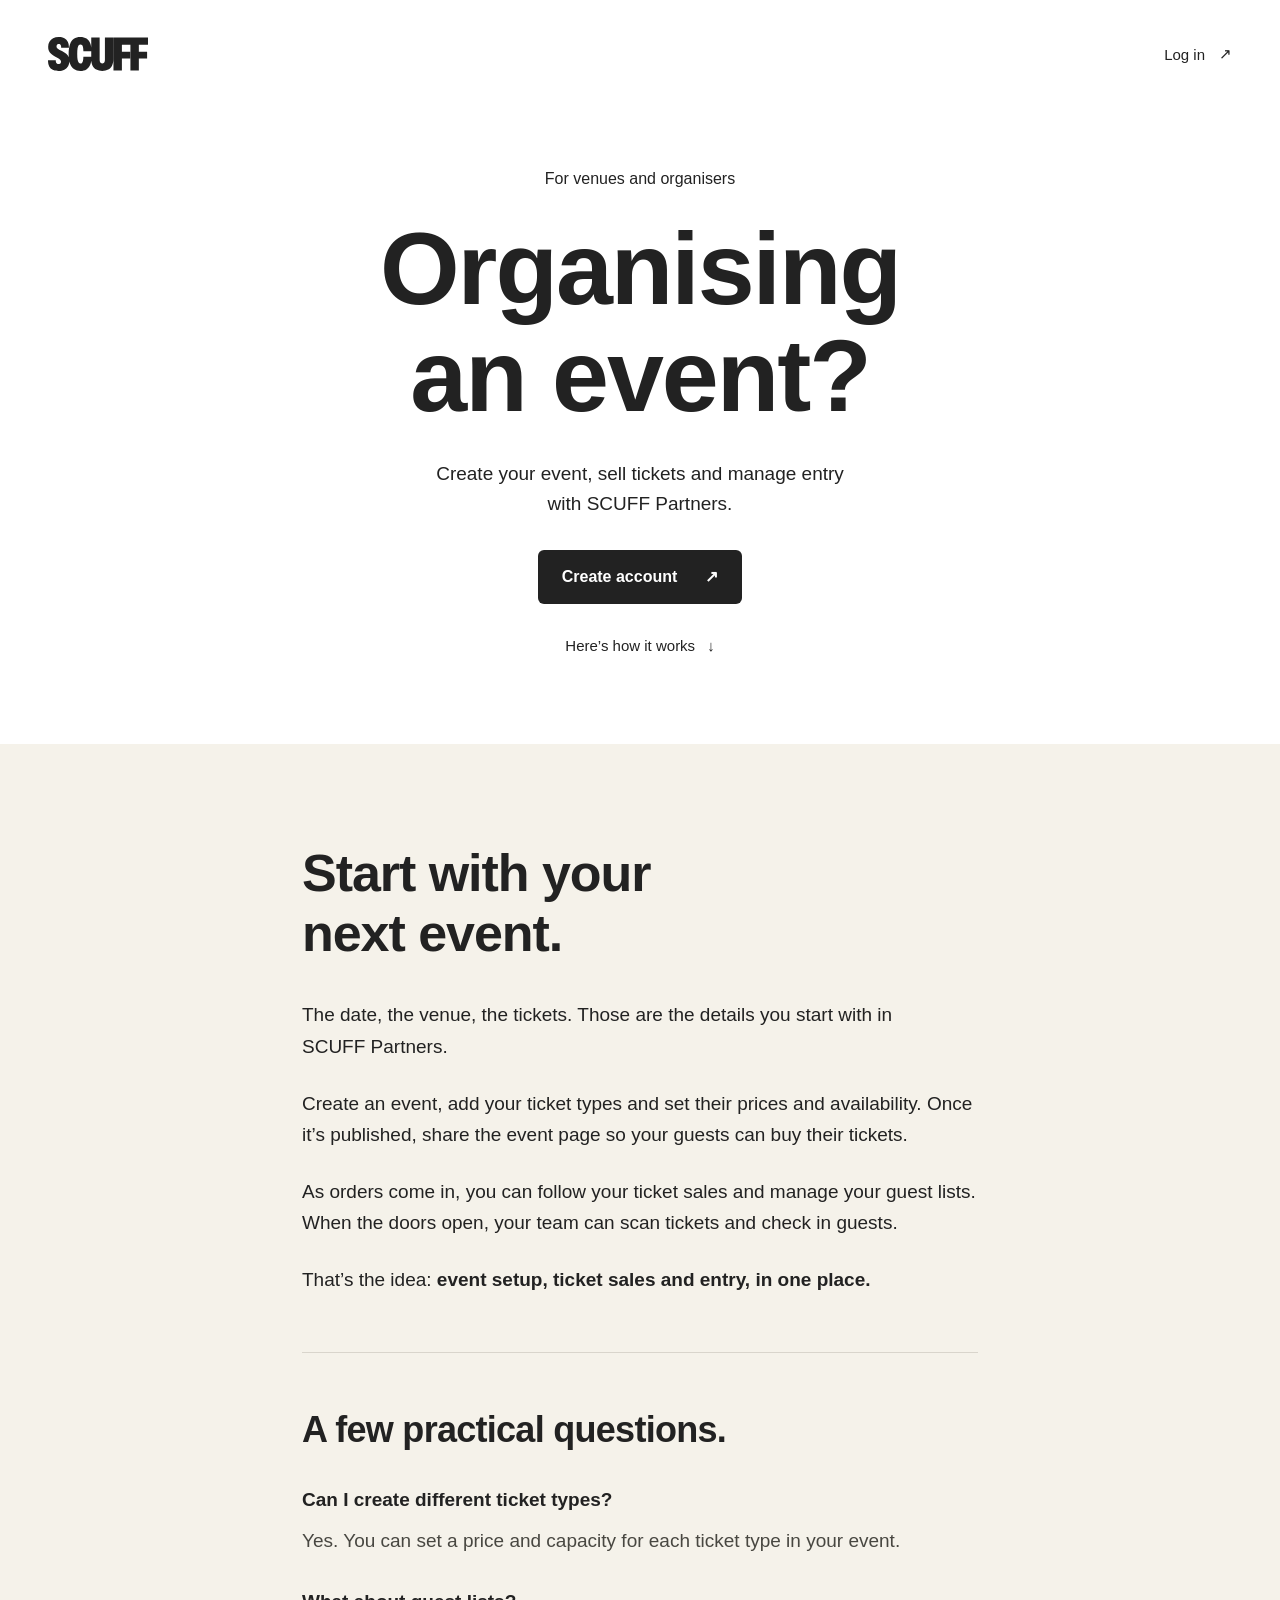
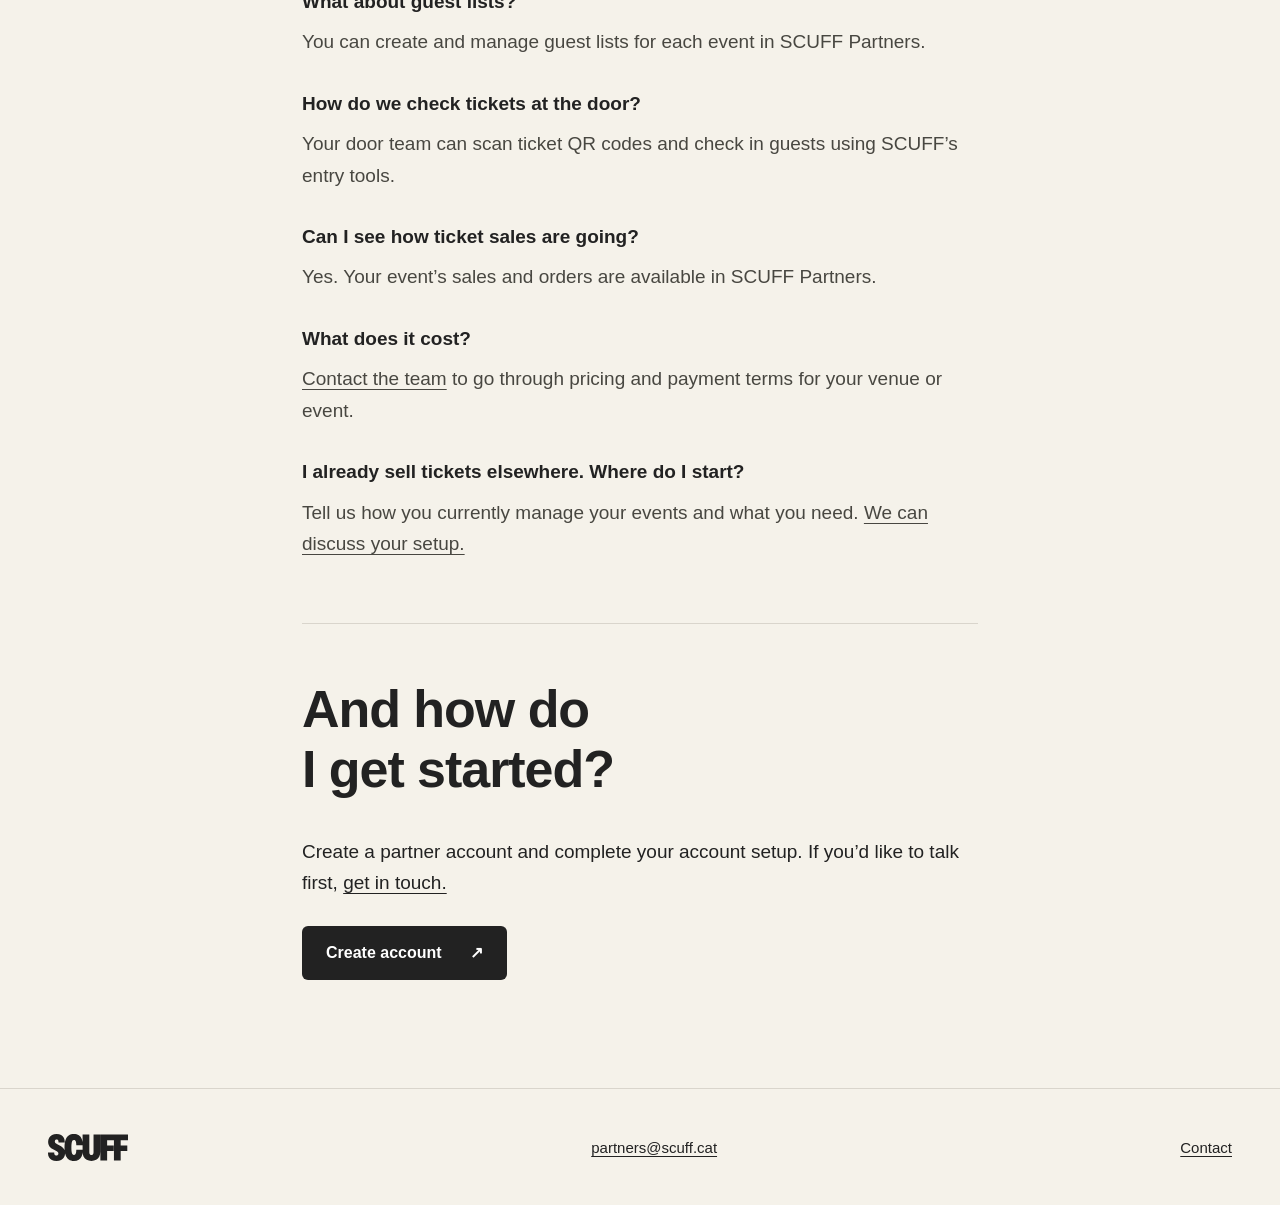
<file: organisers.html>
<!doctype html>
<html lang="en">
<head>
  <meta charset="utf-8">
  <meta name="viewport" content="width=device-width, initial-scale=1">
  <title>For organisers — SCUFF</title>
  <meta name="description" content="Create events, sell tickets, manage guest lists and check in guests with SCUFF Partners.">
  <meta name="theme-color" content="#f5f2ea">
  <link rel="canonical" href="https://scuff.cat/organisers.html">
  <meta property="og:title" content="For organisers — SCUFF">
  <meta property="og:description" content="Create events, sell tickets, manage guest lists and check in guests with SCUFF Partners.">
  <meta property="og:type" content="website">
  <meta property="og:url" content="https://scuff.cat/organisers.html">
  <link rel="stylesheet" href="assets/organisers.css">
</head>
<body>
  <a class="skip-link" href="#main">Skip to content</a>
  <header class="site-header">
    <a class="brand" href="index.html" aria-label="SCUFF home"><img src="assets/scuff-wordmark.svg" width="1249" height="413" alt="SCUFF"></a>
    <a class="login" href="https://partners.scuff.cat/login">Log in <span aria-hidden="true">↗</span></a>
  </header>

  <main id="main">
    <section class="intro" aria-labelledby="intro-title">
      <p class="audience">For venues and organisers</p>
      <h1 id="intro-title">Organising<br>an event?</h1>
      <p class="intro-copy">Create your event, sell tickets and manage entry with SCUFF Partners.</p>
      <a class="button" href="https://partners.scuff.cat/signup">Create account <span aria-hidden="true">↗</span></a>
      <a class="read-link" href="#how-it-works">Here’s how it works <span aria-hidden="true">↓</span></a>
    </section>

    <div class="paper">
      <article class="reading-column" aria-labelledby="how-it-works">
        <section class="explanation">
          <h2 id="how-it-works">Start with your<br>next event.</h2>
          <p>The date, the venue, the tickets. Those are the details you start with in SCUFF Partners.</p>
          <p>Create an event, add your ticket types and set their prices and availability. Once it’s published, share the event page so your guests can buy their tickets.</p>
          <p>As orders come in, you can follow your ticket sales and manage your guest lists. When the doors open, your team can scan tickets and check in guests.</p>
          <p>That’s the idea: <strong>event setup, ticket sales and entry, in one place.</strong></p>
        </section>

        <section class="questions" aria-labelledby="questions-title">
          <h2 id="questions-title">A few practical questions.</h2>
          <dl>
            <div>
              <dt>Can I create different ticket types?</dt>
              <dd>Yes. You can set a price and capacity for each ticket type in your event.</dd>
            </div>
            <div>
              <dt>What about guest lists?</dt>
              <dd>You can create and manage guest lists for each event in SCUFF Partners.</dd>
            </div>
            <div>
              <dt>How do we check tickets at the door?</dt>
              <dd>Your door team can scan ticket QR codes and check in guests using SCUFF’s entry tools.</dd>
            </div>
            <div>
              <dt>Can I see how ticket sales are going?</dt>
              <dd>Yes. Your event’s sales and orders are available in SCUFF Partners.</dd>
            </div>
            <div>
              <dt>What does it cost?</dt>
              <dd><a href="mailto:partners@scuff.cat">Contact the team</a> to go through pricing and payment terms for your venue or event.</dd>
            </div>
            <div>
              <dt>I already sell tickets elsewhere. Where do I start?</dt>
              <dd>Tell us how you currently manage your events and what you need. <a href="mailto:partners@scuff.cat">We can discuss your setup.</a></dd>
            </div>
          </dl>
        </section>

        <section class="get-started" aria-labelledby="get-started-title">
          <h2 id="get-started-title">And how do<br>I get started?</h2>
          <p>Create a partner account and complete your account setup. If you’d like to talk first, <a href="mailto:partners@scuff.cat">get in touch.</a></p>
          <a class="button" href="https://partners.scuff.cat/signup">Create account <span aria-hidden="true">↗</span></a>
        </section>
      </article>
      <footer class="site-footer">
        <a class="brand" href="index.html" aria-label="SCUFF home"><img src="assets/scuff-wordmark.svg" width="1249" height="413" alt="SCUFF" loading="lazy"></a>
        <a href="mailto:partners@scuff.cat">partners@scuff.cat</a>
        <a href="contact.html">Contact</a>
      </footer>
    </div>
  </main>
</body>
</html>
</file>
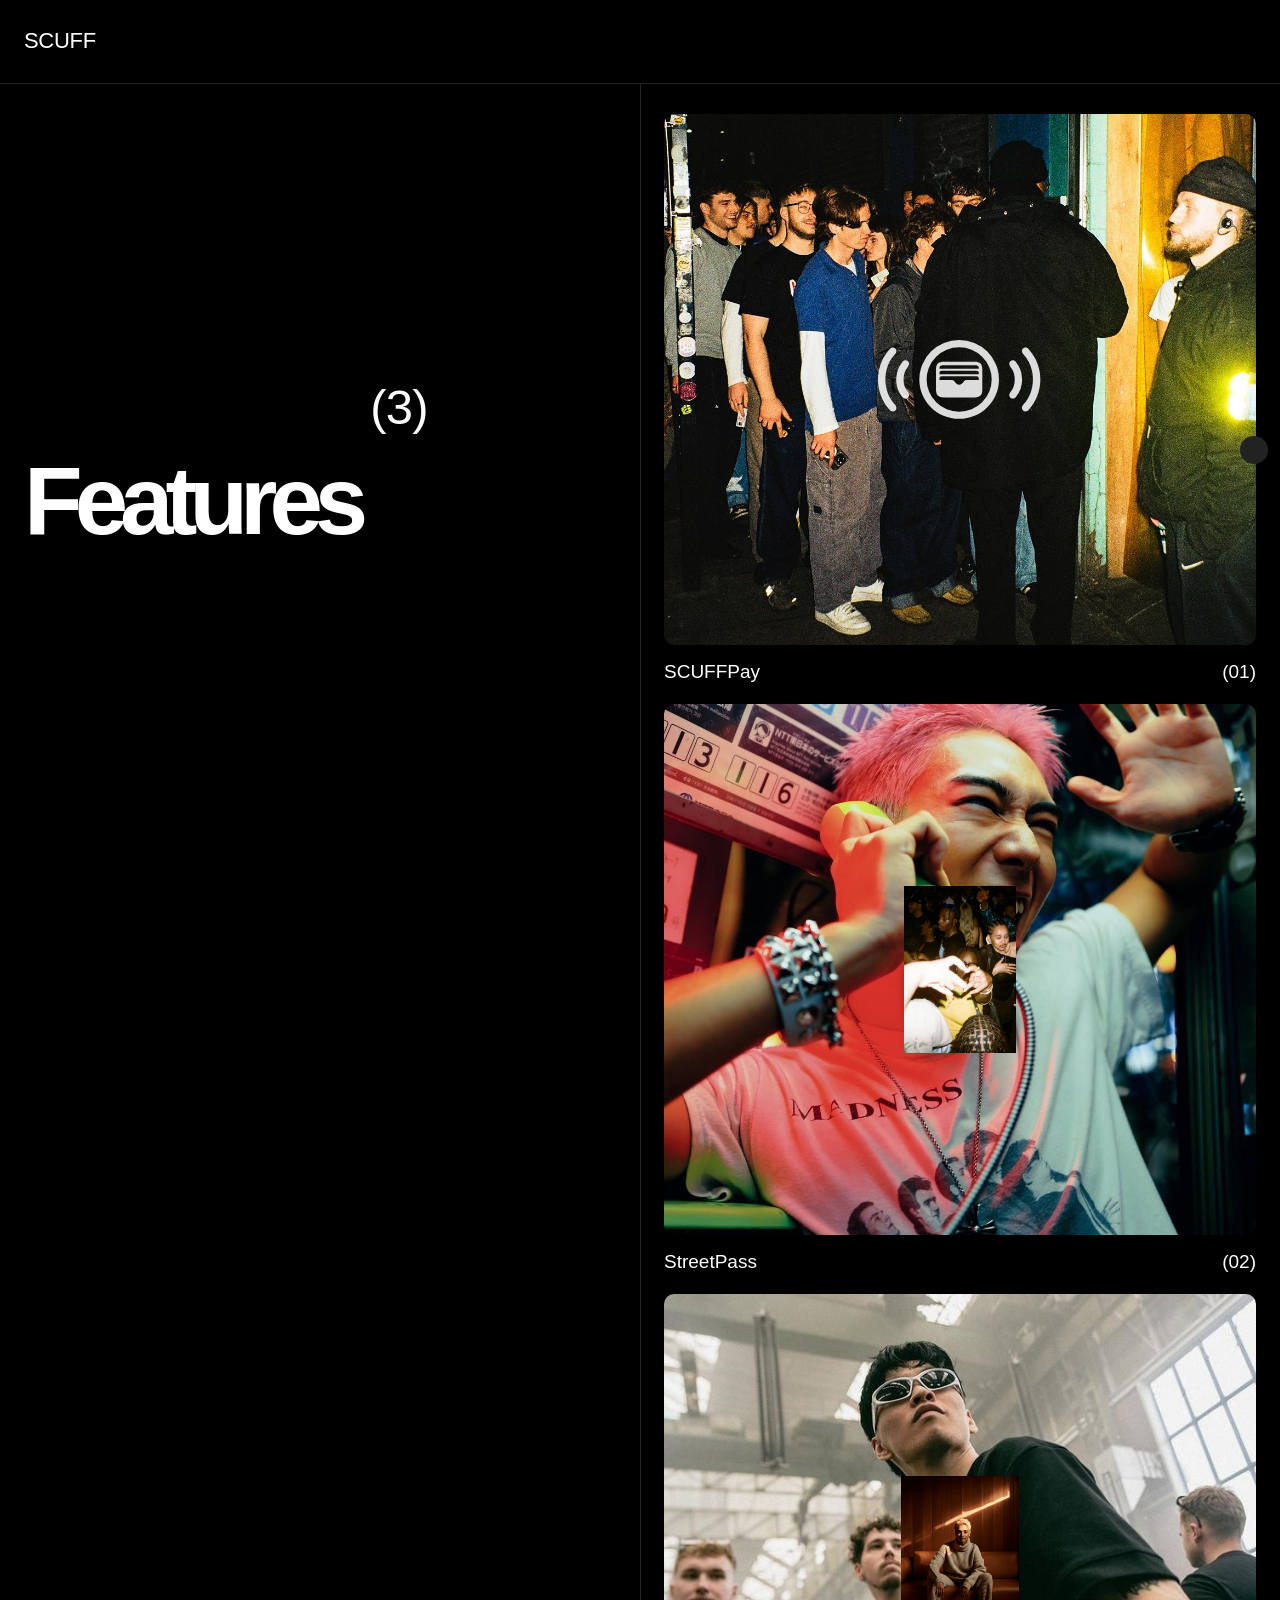
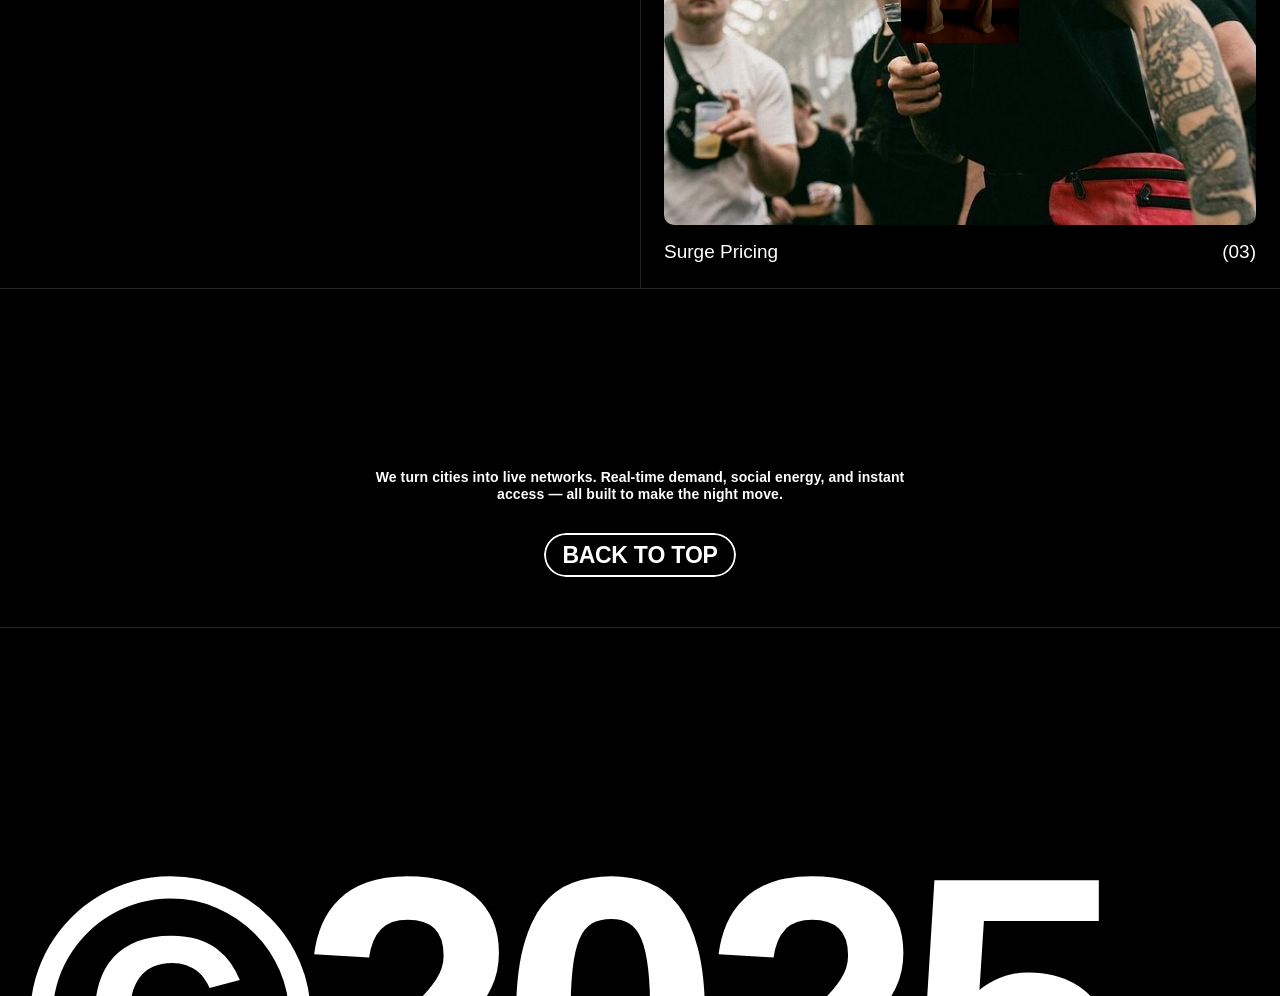
<file: work.html>
<!doctype html>
<!-- ✨ Built with Framer • https://www.framer.com/ -->
<html lang="en">

<!-- Mirrored from smooth-items-745025.framer.app/work by HTTrack Website Copier/3.x [XR&CO'2014], Fri, 28 Nov 2025 17:16:07 GMT -->
<head>
    <meta charset="utf-8">
    
    
    <script>try{if(localStorage.get("__framer_force_showing_editorbar_since")){const n=document.createElement("link");n.rel = "modulepreload";n.href="https://framer.com/edit/init.mjs";document.head.appendChild(n)}}catch(e){}</script>
    <!-- Start of headStart -->
    
    <!-- End of headStart -->
    <meta name="viewport" content="width=device-width">
    <meta name="generator" content="Framer cbc36cd">
    <title>SCUFF // Partners</title>
    <meta name="description" content="Manage your venues, clubs or PRs within the SCUFF ecosystem">
    <meta name="framer-search-index" content="https://framerusercontent.com/sites/6Ia9bXhqcChBumHlShdStF/searchIndex-XmdPeioZIVlo.json">
    <meta name="framer-search-index-fallback" content="https://framerusercontent.com/sites/6Ia9bXhqcChBumHlShdStF/searchIndex-AN0v5VJqdI09.json">
    <meta name="framer-html-plugin" content="disable">
    <link href="/assets/images/kZJ2x9CAQSFMjNRyVtdBQ8v7PY.png" rel="icon" media="(prefers-color-scheme: light)">
    <link href="/assets/images/GukJy0bKHF89AWk2I75SZPww8kw.png" rel="icon" media="(prefers-color-scheme: dark)">
    <link rel="apple-touch-icon" href="/assets/images/UtQ71z05FIicdPyIi6oBxpoxY.png">
    <!-- Open Graph / Facebook -->
    <meta property="og:type" content="website">
    <meta property="og:title" content="SCUFF // Partners">
    <meta property="og:description" content="Manage your venues, clubs or PRs within the SCUFF ecosystem">
    <meta property="og:image" content="/assets/images/kGaNRIyyVTNnxd11jqtnhRURAI.png">
    <!-- Twitter -->
    <meta name="twitter:card" content="summary_large_image">
    <meta name="twitter:title" content="SCUFF // Partners">
    <meta name="twitter:description" content="Manage your venues, clubs or PRs within the SCUFF ecosystem">
    <meta name="twitter:image" content="/assets/images/kGaNRIyyVTNnxd11jqtnhRURAI.png">
    
    <style data-framer-font-css>@font-face { font-family: "Inter"; src: url("https://framerusercontent.com/assets/5vvr9Vy74if2I6bQbJvbw7SY1pQ.woff2"); font-display: swap; font-style: normal; font-weight: 400; unicode-range: U+0460-052F, U+1C80-1C88, U+20B4, U+2DE0-2DFF, U+A640-A69F, U+FE2E-FE2F }
@font-face { font-family: "Inter"; src: url("https://framerusercontent.com/assets/EOr0mi4hNtlgWNn9if640EZzXCo.woff2"); font-display: swap; font-style: normal; font-weight: 400; unicode-range: U+0301, U+0400-045F, U+0490-0491, U+04B0-04B1, U+2116 }
@font-face { font-family: "Inter"; src: url("https://framerusercontent.com/assets/Y9k9QrlZAqio88Klkmbd8VoMQc.woff2"); font-display: swap; font-style: normal; font-weight: 400; unicode-range: U+1F00-1FFF }
@font-face { font-family: "Inter"; src: url("https://framerusercontent.com/assets/OYrD2tBIBPvoJXiIHnLoOXnY9M.woff2"); font-display: swap; font-style: normal; font-weight: 400; unicode-range: U+0370-03FF }
@font-face { font-family: "Inter"; src: url("https://framerusercontent.com/assets/JeYwfuaPfZHQhEG8U5gtPDZ7WQ.woff2"); font-display: swap; font-style: normal; font-weight: 400; unicode-range: U+0100-024F, U+0259, U+1E00-1EFF, U+2020, U+20A0-20AB, U+20AD-20CF, U+2113, U+2C60-2C7F, U+A720-A7FF }
@font-face { font-family: "Inter"; src: url("https://framerusercontent.com/assets/GrgcKwrN6d3Uz8EwcLHZxwEfC4.woff2"); font-display: swap; font-style: normal; font-weight: 400; unicode-range: U+0000-00FF, U+0131, U+0152-0153, U+02BB-02BC, U+02C6, U+02DA, U+02DC, U+2000-206F, U+2070, U+2074-207E, U+2080-208E, U+20AC, U+2122, U+2191, U+2193, U+2212, U+2215, U+FEFF, U+FFFD }
@font-face { font-family: "Inter"; src: url("https://framerusercontent.com/assets/b6Y37FthZeALduNqHicBT6FutY.woff2"); font-display: swap; font-style: normal; font-weight: 400; unicode-range: U+0102-0103, U+0110-0111, U+0128-0129, U+0168-0169, U+01A0-01A1, U+01AF-01B0, U+1EA0-1EF9, U+20AB }
@font-face { font-family: "Inter"; src: url("https://framerusercontent.com/assets/DpPBYI0sL4fYLgAkX8KXOPVt7c.woff2"); font-display: swap; font-style: normal; font-weight: 700; unicode-range: U+0460-052F, U+1C80-1C88, U+20B4, U+2DE0-2DFF, U+A640-A69F, U+FE2E-FE2F }
@font-face { font-family: "Inter"; src: url("https://framerusercontent.com/assets/4RAEQdEOrcnDkhHiiCbJOw92Lk.woff2"); font-display: swap; font-style: normal; font-weight: 700; unicode-range: U+0301, U+0400-045F, U+0490-0491, U+04B0-04B1, U+2116 }
@font-face { font-family: "Inter"; src: url("https://framerusercontent.com/assets/1K3W8DizY3v4emK8Mb08YHxTbs.woff2"); font-display: swap; font-style: normal; font-weight: 700; unicode-range: U+1F00-1FFF }
@font-face { font-family: "Inter"; src: url("https://framerusercontent.com/assets/tUSCtfYVM1I1IchuyCwz9gDdQ.woff2"); font-display: swap; font-style: normal; font-weight: 700; unicode-range: U+0370-03FF }
@font-face { font-family: "Inter"; src: url("https://framerusercontent.com/assets/VgYFWiwsAC5OYxAycRXXvhze58.woff2"); font-display: swap; font-style: normal; font-weight: 700; unicode-range: U+0100-024F, U+0259, U+1E00-1EFF, U+2020, U+20A0-20AB, U+20AD-20CF, U+2113, U+2C60-2C7F, U+A720-A7FF }
@font-face { font-family: "Inter"; src: url("https://framerusercontent.com/assets/syRNPWzAMIrcJ3wIlPIP43KjQs.woff2"); font-display: swap; font-style: normal; font-weight: 700; unicode-range: U+0000-00FF, U+0131, U+0152-0153, U+02BB-02BC, U+02C6, U+02DA, U+02DC, U+2000-206F, U+2070, U+2074-207E, U+2080-208E, U+20AC, U+2122, U+2191, U+2193, U+2212, U+2215, U+FEFF, U+FFFD }
@font-face { font-family: "Inter"; src: url("https://framerusercontent.com/assets/GIryZETIX4IFypco5pYZONKhJIo.woff2"); font-display: swap; font-style: normal; font-weight: 700; unicode-range: U+0102-0103, U+0110-0111, U+0128-0129, U+0168-0169, U+01A0-01A1, U+01AF-01B0, U+1EA0-1EF9, U+20AB }
@font-face { font-family: "Inter Display"; src: url("https://framerusercontent.com/assets/gazZKZuUEtvr9ULhdA4SprP0AZ0.woff2"); font-display: swap; font-style: normal; font-weight: 600; unicode-range: U+0460-052F, U+1C80-1C88, U+20B4, U+2DE0-2DFF, U+A640-A69F, U+FE2E-FE2F }
@font-face { font-family: "Inter Display"; src: url("https://framerusercontent.com/assets/pe8RoujoPxuTZhqoNzYqHX2MXA.woff2"); font-display: swap; font-style: normal; font-weight: 600; unicode-range: U+0301, U+0400-045F, U+0490-0491, U+04B0-04B1, U+2116 }
@font-face { font-family: "Inter Display"; src: url("https://framerusercontent.com/assets/teGhWnhH3bCqefKGsIsqFy3hK8.woff2"); font-display: swap; font-style: normal; font-weight: 600; unicode-range: U+1F00-1FFF }
@font-face { font-family: "Inter Display"; src: url("https://framerusercontent.com/assets/qQHxgTnEk6Czu1yW4xS82HQWFOk.woff2"); font-display: swap; font-style: normal; font-weight: 600; unicode-range: U+0370-03FF }
@font-face { font-family: "Inter Display"; src: url("https://framerusercontent.com/assets/MJ3N6lfN4iP5Um8rJGqLYl03tE.woff2"); font-display: swap; font-style: normal; font-weight: 600; unicode-range: U+0100-024F, U+0259, U+1E00-1EFF, U+2020, U+20A0-20AB, U+20AD-20CF, U+2113, U+2C60-2C7F, U+A720-A7FF }
@font-face { font-family: "Inter Display"; src: url("https://framerusercontent.com/assets/PfdOpgzFf7N2Uye9JX7xRKYTgSc.woff2"); font-display: swap; font-style: normal; font-weight: 600; unicode-range: U+0000-00FF, U+0131, U+0152-0153, U+02BB-02BC, U+02C6, U+02DA, U+02DC, U+2000-206F, U+2070, U+2074-207E, U+2080-208E, U+20AC, U+2122, U+2191, U+2193, U+2212, U+2215, U+FEFF, U+FFFD }
@font-face { font-family: "Inter Display"; src: url("https://framerusercontent.com/assets/0SEEmmWc3vovhaai4RlRQSWRrz0.woff2"); font-display: swap; font-style: normal; font-weight: 600; unicode-range: U+0102-0103, U+0110-0111, U+0128-0129, U+0168-0169, U+01A0-01A1, U+01AF-01B0, U+1EA0-1EF9, U+20AB }
@font-face { font-family: "Inter"; src: url("https://framerusercontent.com/assets/vQyevYAyHtARFwPqUzQGpnDs.woff2"); font-display: swap; font-style: normal; font-weight: 400; unicode-range: U+0000-00FF, U+0131, U+0152-0153, U+02BB-02BC, U+02C6, U+02DA, U+02DC, U+2000-206F, U+2074, U+20AC, U+2122, U+2191, U+2193, U+2212, U+2215, U+FEFF, U+FFFD }
@font-face { font-family: "Inter Display"; src: url("https://framerusercontent.com/assets/dHHUz45rhM2KCQpj9zttNVlibk.woff2"); font-display: swap; font-style: normal; font-weight: 600; unicode-range: U+0000-00FF, U+0131, U+0152-0153, U+02BB-02BC, U+02C6, U+02DA, U+02DC, U+2000-206F, U+2074, U+20AC, U+2122, U+2191, U+2193, U+2212, U+2215, U+FEFF, U+FFFD }
@font-face { font-family: "Inter Display"; src: url("https://framerusercontent.com/assets/I11LrmuBDQZweplJ62KkVsklU5Y.woff2"); font-display: swap; font-style: normal; font-weight: 700; unicode-range: U+0460-052F, U+1C80-1C88, U+20B4, U+2DE0-2DFF, U+A640-A69F, U+FE2E-FE2F }
@font-face { font-family: "Inter Display"; src: url("https://framerusercontent.com/assets/UjFZPDy3qGuDktQM4q9CxhKfIa8.woff2"); font-display: swap; font-style: normal; font-weight: 700; unicode-range: U+0301, U+0400-045F, U+0490-0491, U+04B0-04B1, U+2116 }
@font-face { font-family: "Inter Display"; src: url("https://framerusercontent.com/assets/8exwVHJy2DhJ4N5prYlVMrEKmQ.woff2"); font-display: swap; font-style: normal; font-weight: 700; unicode-range: U+1F00-1FFF }
@font-face { font-family: "Inter Display"; src: url("https://framerusercontent.com/assets/UTeedEK21hO5jDxEUldzdScUqpg.woff2"); font-display: swap; font-style: normal; font-weight: 700; unicode-range: U+0370-03FF }
@font-face { font-family: "Inter Display"; src: url("https://framerusercontent.com/assets/Ig8B8nzy11hzIWEIYnkg91sofjo.woff2"); font-display: swap; font-style: normal; font-weight: 700; unicode-range: U+0100-024F, U+0259, U+1E00-1EFF, U+2020, U+20A0-20AB, U+20AD-20CF, U+2113, U+2C60-2C7F, U+A720-A7FF }
@font-face { font-family: "Inter Display"; src: url("https://framerusercontent.com/assets/n9CXKI3tsmCPeC6MCT9NziShSuQ.woff2"); font-display: swap; font-style: normal; font-weight: 700; unicode-range: U+0000-00FF, U+0131, U+0152-0153, U+02BB-02BC, U+02C6, U+02DA, U+02DC, U+2000-206F, U+2074, U+20AC, U+2122, U+2191, U+2193, U+2212, U+2215, U+FEFF, U+FFFD }
@font-face { font-family: "Inter Display"; src: url("https://framerusercontent.com/assets/qctQFoJqJ9aIbRSIp0AhCQpFxn8.woff2"); font-display: swap; font-style: normal; font-weight: 700; unicode-range: U+0102-0103, U+0110-0111, U+0128-0129, U+0168-0169, U+01A0-01A1, U+01AF-01B0, U+1EA0-1EF9, U+20AB }
@font-face { font-family: "Inter Display"; src: url("https://framerusercontent.com/assets/fXvVh2JeZlehNcEhKHpHH0frSl0.woff2"); font-display: swap; font-style: italic; font-weight: 700; unicode-range: U+0460-052F, U+1C80-1C88, U+20B4, U+2DE0-2DFF, U+A640-A69F, U+FE2E-FE2F }
@font-face { font-family: "Inter Display"; src: url("https://framerusercontent.com/assets/7pScaNeb6M7n2HF2jKemDqzCIr4.woff2"); font-display: swap; font-style: italic; font-weight: 700; unicode-range: U+0301, U+0400-045F, U+0490-0491, U+04B0-04B1, U+2116 }
@font-face { font-family: "Inter Display"; src: url("https://framerusercontent.com/assets/qS4UjQYyATcVV9rODk0Zx9KhkY8.woff2"); font-display: swap; font-style: italic; font-weight: 700; unicode-range: U+1F00-1FFF }
@font-face { font-family: "Inter Display"; src: url("https://framerusercontent.com/assets/VfD2n20yM7v0hrUEBHEyafsmMBY.woff2"); font-display: swap; font-style: italic; font-weight: 700; unicode-range: U+0370-03FF }
@font-face { font-family: "Inter Display"; src: url("https://framerusercontent.com/assets/4oIO9fB59bn3cKFWz7piCj28z9s.woff2"); font-display: swap; font-style: italic; font-weight: 700; unicode-range: U+0100-024F, U+0259, U+1E00-1EFF, U+2020, U+20A0-20AB, U+20AD-20CF, U+2113, U+2C60-2C7F, U+A720-A7FF }
@font-face { font-family: "Inter Display"; src: url("https://framerusercontent.com/assets/TBccIZR9kIpkRce5i9ATfPp7a4.woff2"); font-display: swap; font-style: italic; font-weight: 700; unicode-range: U+0000-00FF, U+0131, U+0152-0153, U+02BB-02BC, U+02C6, U+02DA, U+02DC, U+2000-206F, U+2074, U+20AC, U+2122, U+2191, U+2193, U+2212, U+2215, U+FEFF, U+FFFD }
@font-face { font-family: "Inter Display"; src: url("https://framerusercontent.com/assets/F5Lmfd3fCAu7TwiYbI4DLWw4ks.woff2"); font-display: swap; font-style: italic; font-weight: 700; unicode-range: U+0102-0103, U+0110-0111, U+0128-0129, U+0168-0169, U+01A0-01A1, U+01AF-01B0, U+1EA0-1EF9, U+20AB }
@font-face { font-family: "Inter Display"; src: url("https://framerusercontent.com/assets/KKQXBq6BF0xEmVbrTnWxh3Yw.woff2"); font-display: swap; font-style: italic; font-weight: 600; unicode-range: U+0460-052F, U+1C80-1C88, U+20B4, U+2DE0-2DFF, U+A640-A69F, U+FE2E-FE2F }
@font-face { font-family: "Inter Display"; src: url("https://framerusercontent.com/assets/ugFYeIKZEJXDxI6Kh0YQUX6EK9I.woff2"); font-display: swap; font-style: italic; font-weight: 600; unicode-range: U+0301, U+0400-045F, U+0490-0491, U+04B0-04B1, U+2116 }
@font-face { font-family: "Inter Display"; src: url("https://framerusercontent.com/assets/DgDysCLt0HkIpWMu2uN5tivgQ.woff2"); font-display: swap; font-style: italic; font-weight: 600; unicode-range: U+1F00-1FFF }
@font-face { font-family: "Inter Display"; src: url("https://framerusercontent.com/assets/2yEyxokC6poTg3Uc5E2ogfVi6WE.woff2"); font-display: swap; font-style: italic; font-weight: 600; unicode-range: U+0370-03FF }
@font-face { font-family: "Inter Display"; src: url("https://framerusercontent.com/assets/wmHLUqO4QxLaADUScavxvknnBQ.woff2"); font-display: swap; font-style: italic; font-weight: 600; unicode-range: U+0100-024F, U+0259, U+1E00-1EFF, U+2020, U+20A0-20AB, U+20AD-20CF, U+2113, U+2C60-2C7F, U+A720-A7FF }
@font-face { font-family: "Inter Display"; src: url("https://framerusercontent.com/assets/08bCJfmvizuFi36VeazboYh54CQ.woff2"); font-display: swap; font-style: italic; font-weight: 600; unicode-range: U+0000-00FF, U+0131, U+0152-0153, U+02BB-02BC, U+02C6, U+02DA, U+02DC, U+2000-206F, U+2074, U+20AC, U+2122, U+2191, U+2193, U+2212, U+2215, U+FEFF, U+FFFD }
@font-face { font-family: "Inter Display"; src: url("https://framerusercontent.com/assets/DuYGXsyDXsSnxlZ8qzmcA4x3JiI.woff2"); font-display: swap; font-style: italic; font-weight: 600; unicode-range: U+0102-0103, U+0110-0111, U+0128-0129, U+0168-0169, U+01A0-01A1, U+01AF-01B0, U+1EA0-1EF9, U+20AB }
@font-face { font-family: "Inter Display"; src: url("https://framerusercontent.com/assets/qITWJ2WdG0wrgQPDb8lvnYnTXDg.woff2"); font-display: swap; font-style: normal; font-weight: 700; unicode-range: U+0000-00FF, U+0131, U+0152-0153, U+02BB-02BC, U+02C6, U+02DA, U+02DC, U+2000-206F, U+2070, U+2074-207E, U+2080-208E, U+20AC, U+2122, U+2191, U+2193, U+2212, U+2215, U+FEFF, U+FFFD }
@font-face { font-family: "Inter Display"; src: url("https://framerusercontent.com/assets/2uIBiALfCHVpWbHqRMZutfT7giU.woff2"); font-display: swap; font-style: normal; font-weight: 400; unicode-range: U+0460-052F, U+1C80-1C88, U+20B4, U+2DE0-2DFF, U+A640-A69F, U+FE2E-FE2F }
@font-face { font-family: "Inter Display"; src: url("https://framerusercontent.com/assets/Zwfz6xbVe5pmcWRJRgBDHnMkOkI.woff2"); font-display: swap; font-style: normal; font-weight: 400; unicode-range: U+0301, U+0400-045F, U+0490-0491, U+04B0-04B1, U+2116 }
@font-face { font-family: "Inter Display"; src: url("https://framerusercontent.com/assets/U9LaDDmbRhzX3sB8g8glTy5feTE.woff2"); font-display: swap; font-style: normal; font-weight: 400; unicode-range: U+1F00-1FFF }
@font-face { font-family: "Inter Display"; src: url("https://framerusercontent.com/assets/tVew2LzXJ1t7QfxP1gdTIdj2o0g.woff2"); font-display: swap; font-style: normal; font-weight: 400; unicode-range: U+0370-03FF }
@font-face { font-family: "Inter Display"; src: url("https://framerusercontent.com/assets/DF7bjCRmStYPqSb945lAlMfCCVQ.woff2"); font-display: swap; font-style: normal; font-weight: 400; unicode-range: U+0100-024F, U+0259, U+1E00-1EFF, U+2020, U+20A0-20AB, U+20AD-20CF, U+2113, U+2C60-2C7F, U+A720-A7FF }
@font-face { font-family: "Inter Display"; src: url("https://framerusercontent.com/assets/nCpxWS6DaPlPe0lHzStXAPCo3lw.woff2"); font-display: swap; font-style: normal; font-weight: 400; unicode-range: U+0000-00FF, U+0131, U+0152-0153, U+02BB-02BC, U+02C6, U+02DA, U+02DC, U+2000-206F, U+2074, U+20AC, U+2122, U+2191, U+2193, U+2212, U+2215, U+FEFF, U+FFFD }
@font-face { font-family: "Inter Display"; src: url("https://framerusercontent.com/assets/vebZUMjGyKkYsfcY73iwWTzLNag.woff2"); font-display: swap; font-style: normal; font-weight: 400; unicode-range: U+0102-0103, U+0110-0111, U+0128-0129, U+0168-0169, U+01A0-01A1, U+01AF-01B0, U+1EA0-1EF9, U+20AB }
@font-face { font-family: "Inter Display"; src: url("https://framerusercontent.com/assets/THWAFHoAcmqLMy81E8hCSdziVKA.woff2"); font-display: swap; font-style: italic; font-weight: 400; unicode-range: U+0460-052F, U+1C80-1C88, U+20B4, U+2DE0-2DFF, U+A640-A69F, U+FE2E-FE2F }
@font-face { font-family: "Inter Display"; src: url("https://framerusercontent.com/assets/sQxGYWDlRkDr0eOKqiNRl6g5rs.woff2"); font-display: swap; font-style: italic; font-weight: 400; unicode-range: U+0301, U+0400-045F, U+0490-0491, U+04B0-04B1, U+2116 }
@font-face { font-family: "Inter Display"; src: url("https://framerusercontent.com/assets/NNTAT1XAm8ZRkr824inYPkjNeL4.woff2"); font-display: swap; font-style: italic; font-weight: 400; unicode-range: U+1F00-1FFF }
@font-face { font-family: "Inter Display"; src: url("https://framerusercontent.com/assets/P2qr9PAWBt905929rHfxmneMUG0.woff2"); font-display: swap; font-style: italic; font-weight: 400; unicode-range: U+0370-03FF }
@font-face { font-family: "Inter Display"; src: url("https://framerusercontent.com/assets/2BmSa4TZZvFKAZg2DydxTbvKlTU.woff2"); font-display: swap; font-style: italic; font-weight: 400; unicode-range: U+0100-024F, U+0259, U+1E00-1EFF, U+2020, U+20A0-20AB, U+20AD-20CF, U+2113, U+2C60-2C7F, U+A720-A7FF }
@font-face { font-family: "Inter Display"; src: url("https://framerusercontent.com/assets/djqIk3Er2JcAcz7Rup88BdINEw.woff2"); font-display: swap; font-style: italic; font-weight: 400; unicode-range: U+0000-00FF, U+0131, U+0152-0153, U+02BB-02BC, U+02C6, U+02DA, U+02DC, U+2000-206F, U+2074, U+20AC, U+2122, U+2191, U+2193, U+2212, U+2215, U+FEFF, U+FFFD }
@font-face { font-family: "Inter Display"; src: url("https://framerusercontent.com/assets/KMFW46iYsEZaUBwXbwPc9nQm71o.woff2"); font-display: swap; font-style: italic; font-weight: 400; unicode-range: U+0102-0103, U+0110-0111, U+0128-0129, U+0168-0169, U+01A0-01A1, U+01AF-01B0, U+1EA0-1EF9, U+20AB }
@font-face { font-family: "Inter Display"; src: url("https://framerusercontent.com/assets/ePuN3mCjzajIHnyCdvKBFiZkyY0.woff2"); font-display: swap; font-style: normal; font-weight: 500; unicode-range: U+0460-052F, U+1C80-1C88, U+20B4, U+2DE0-2DFF, U+A640-A69F, U+FE2E-FE2F }
@font-face { font-family: "Inter Display"; src: url("https://framerusercontent.com/assets/V3j1L0o5vPFKe26Sw4HcpXCfHo.woff2"); font-display: swap; font-style: normal; font-weight: 500; unicode-range: U+0301, U+0400-045F, U+0490-0491, U+04B0-04B1, U+2116 }
@font-face { font-family: "Inter Display"; src: url("https://framerusercontent.com/assets/F3kdpd2N0cToWV5huaZjjgM.woff2"); font-display: swap; font-style: normal; font-weight: 500; unicode-range: U+1F00-1FFF }
@font-face { font-family: "Inter Display"; src: url("https://framerusercontent.com/assets/0iDmxkizU9goZoclqIqsV5rvETU.woff2"); font-display: swap; font-style: normal; font-weight: 500; unicode-range: U+0370-03FF }
@font-face { font-family: "Inter Display"; src: url("https://framerusercontent.com/assets/r0mv3NegmA0akcQsNFotG32Las.woff2"); font-display: swap; font-style: normal; font-weight: 500; unicode-range: U+0100-024F, U+0259, U+1E00-1EFF, U+2020, U+20A0-20AB, U+20AD-20CF, U+2113, U+2C60-2C7F, U+A720-A7FF }
@font-face { font-family: "Inter Display"; src: url("https://framerusercontent.com/assets/8yoV9pUxquX7VD7ZXlNYKQmkmk.woff2"); font-display: swap; font-style: normal; font-weight: 500; unicode-range: U+0000-00FF, U+0131, U+0152-0153, U+02BB-02BC, U+02C6, U+02DA, U+02DC, U+2000-206F, U+2074, U+20AC, U+2122, U+2191, U+2193, U+2212, U+2215, U+FEFF, U+FFFD }
@font-face { font-family: "Inter Display"; src: url("https://framerusercontent.com/assets/Ii21jnSJkulBKsHHXKlapi7fv9w.woff2"); font-display: swap; font-style: normal; font-weight: 500; unicode-range: U+0102-0103, U+0110-0111, U+0128-0129, U+0168-0169, U+01A0-01A1, U+01AF-01B0, U+1EA0-1EF9, U+20AB }
@font-face { font-family: "Inter Display"; src: url("https://framerusercontent.com/assets/A5P4nkYCJlLQxGxaS1lzG8PNSc.woff2"); font-display: swap; font-style: italic; font-weight: 500; unicode-range: U+0460-052F, U+1C80-1C88, U+20B4, U+2DE0-2DFF, U+A640-A69F, U+FE2E-FE2F }
@font-face { font-family: "Inter Display"; src: url("https://framerusercontent.com/assets/vuPfygr1n1zYxscvWgGI8hRf3LE.woff2"); font-display: swap; font-style: italic; font-weight: 500; unicode-range: U+0301, U+0400-045F, U+0490-0491, U+04B0-04B1, U+2116 }
@font-face { font-family: "Inter Display"; src: url("https://framerusercontent.com/assets/jplzYzqFHXreyADwk9yrkQlWQ.woff2"); font-display: swap; font-style: italic; font-weight: 500; unicode-range: U+1F00-1FFF }
@font-face { font-family: "Inter Display"; src: url("https://framerusercontent.com/assets/sSIKP2TfVPvfK7YVENPE5H87A.woff2"); font-display: swap; font-style: italic; font-weight: 500; unicode-range: U+0370-03FF }
@font-face { font-family: "Inter Display"; src: url("https://framerusercontent.com/assets/gawbeo7iEJSRZ4kcrh6YRrU8o.woff2"); font-display: swap; font-style: italic; font-weight: 500; unicode-range: U+0100-024F, U+0259, U+1E00-1EFF, U+2020, U+20A0-20AB, U+20AD-20CF, U+2113, U+2C60-2C7F, U+A720-A7FF }
@font-face { font-family: "Inter Display"; src: url("https://framerusercontent.com/assets/xSzma7KIWAdctStaX171ey3lams.woff2"); font-display: swap; font-style: italic; font-weight: 500; unicode-range: U+0000-00FF, U+0131, U+0152-0153, U+02BB-02BC, U+02C6, U+02DA, U+02DC, U+2000-206F, U+2074, U+20AC, U+2122, U+2191, U+2193, U+2212, U+2215, U+FEFF, U+FFFD }
@font-face { font-family: "Inter Display"; src: url("https://framerusercontent.com/assets/8E92vrr3j1gDqzepmeSbD2u0JxA.woff2"); font-display: swap; font-style: italic; font-weight: 500; unicode-range: U+0102-0103, U+0110-0111, U+0128-0129, U+0168-0169, U+01A0-01A1, U+01AF-01B0, U+1EA0-1EF9, U+20AB }
@font-face { font-family: "Inter"; src: url("https://framerusercontent.com/assets/DXD0Q7LSl7HEvDzucnyLnGBHM.woff2"); font-display: swap; font-style: normal; font-weight: 700; unicode-range: U+0000-00FF, U+0131, U+0152-0153, U+02BB-02BC, U+02C6, U+02DA, U+02DC, U+2000-206F, U+2074, U+20AC, U+2122, U+2191, U+2193, U+2212, U+2215, U+FEFF, U+FFFD }
@font-face { font-family: "Inter"; src: url("https://framerusercontent.com/assets/H89BbHkbHDzlxZzxi8uPzTsp90.woff2"); font-display: swap; font-style: italic; font-weight: 700; unicode-range: U+0460-052F, U+1C80-1C88, U+20B4, U+2DE0-2DFF, U+A640-A69F, U+FE2E-FE2F }
@font-face { font-family: "Inter"; src: url("https://framerusercontent.com/assets/u6gJwDuwB143kpNK1T1MDKDWkMc.woff2"); font-display: swap; font-style: italic; font-weight: 700; unicode-range: U+0301, U+0400-045F, U+0490-0491, U+04B0-04B1, U+2116 }
@font-face { font-family: "Inter"; src: url("https://framerusercontent.com/assets/43sJ6MfOPh1LCJt46OvyDuSbA6o.woff2"); font-display: swap; font-style: italic; font-weight: 700; unicode-range: U+1F00-1FFF }
@font-face { font-family: "Inter"; src: url("https://framerusercontent.com/assets/wccHG0r4gBDAIRhfHiOlq6oEkqw.woff2"); font-display: swap; font-style: italic; font-weight: 700; unicode-range: U+0370-03FF }
@font-face { font-family: "Inter"; src: url("https://framerusercontent.com/assets/WZ367JPwf9bRW6LdTHN8rXgSjw.woff2"); font-display: swap; font-style: italic; font-weight: 700; unicode-range: U+0100-024F, U+0259, U+1E00-1EFF, U+2020, U+20A0-20AB, U+20AD-20CF, U+2113, U+2C60-2C7F, U+A720-A7FF }
@font-face { font-family: "Inter"; src: url("https://framerusercontent.com/assets/QxmhnWTzLtyjIiZcfaLIJ8EFBXU.woff2"); font-display: swap; font-style: italic; font-weight: 700; unicode-range: U+0000-00FF, U+0131, U+0152-0153, U+02BB-02BC, U+02C6, U+02DA, U+02DC, U+2000-206F, U+2074, U+20AC, U+2122, U+2191, U+2193, U+2212, U+2215, U+FEFF, U+FFFD }
@font-face { font-family: "Inter"; src: url("https://framerusercontent.com/assets/2A4Xx7CngadFGlVV4xrO06OBHY.woff2"); font-display: swap; font-style: italic; font-weight: 700; unicode-range: U+0102-0103, U+0110-0111, U+0128-0129, U+0168-0169, U+01A0-01A1, U+01AF-01B0, U+1EA0-1EF9, U+20AB }
@font-face { font-family: "Inter"; src: url("https://framerusercontent.com/assets/CfMzU8w2e7tHgF4T4rATMPuWosA.woff2"); font-display: swap; font-style: italic; font-weight: 400; unicode-range: U+0460-052F, U+1C80-1C88, U+20B4, U+2DE0-2DFF, U+A640-A69F, U+FE2E-FE2F }
@font-face { font-family: "Inter"; src: url("https://framerusercontent.com/assets/867QObYax8ANsfX4TGEVU9YiCM.woff2"); font-display: swap; font-style: italic; font-weight: 400; unicode-range: U+0301, U+0400-045F, U+0490-0491, U+04B0-04B1, U+2116 }
@font-face { font-family: "Inter"; src: url("https://framerusercontent.com/assets/Oyn2ZbENFdnW7mt2Lzjk1h9Zb9k.woff2"); font-display: swap; font-style: italic; font-weight: 400; unicode-range: U+1F00-1FFF }
@font-face { font-family: "Inter"; src: url("https://framerusercontent.com/assets/cdAe8hgZ1cMyLu9g005pAW3xMo.woff2"); font-display: swap; font-style: italic; font-weight: 400; unicode-range: U+0370-03FF }
@font-face { font-family: "Inter"; src: url("https://framerusercontent.com/assets/DOfvtmE1UplCq161m6Hj8CSQYg.woff2"); font-display: swap; font-style: italic; font-weight: 400; unicode-range: U+0100-024F, U+0259, U+1E00-1EFF, U+2020, U+20A0-20AB, U+20AD-20CF, U+2113, U+2C60-2C7F, U+A720-A7FF }
@font-face { font-family: "Inter"; src: url("https://framerusercontent.com/assets/vFzuJY0c65av44uhEKB6vyjFMg.woff2"); font-display: swap; font-style: italic; font-weight: 400; unicode-range: U+0000-00FF, U+0131, U+0152-0153, U+02BB-02BC, U+02C6, U+02DA, U+02DC, U+2000-206F, U+2074, U+20AC, U+2122, U+2191, U+2193, U+2212, U+2215, U+FEFF, U+FFFD }
@font-face { font-family: "Inter"; src: url("https://framerusercontent.com/assets/tKtBcDnBMevsEEJKdNGhhkLzYo.woff2"); font-display: swap; font-style: italic; font-weight: 400; unicode-range: U+0102-0103, U+0110-0111, U+0128-0129, U+0168-0169, U+01A0-01A1, U+01AF-01B0, U+1EA0-1EF9, U+20AB }
@font-face { font-family: "Inter Display"; src: url("https://framerusercontent.com/assets/EZSFVoaPWKnZ6GuVk5dlS5pk.woff2"); font-style: normal; font-weight: 900; unicode-range: U+0460-052F, U+1C80-1C88, U+20B4, U+2DE0-2DFF, U+A640-A69F, U+FE2E-FE2F }
@font-face { font-family: "Inter Display"; src: url("https://framerusercontent.com/assets/TMYuLEOqLWgunxD5qCFeADEgk.woff2"); font-style: normal; font-weight: 900; unicode-range: U+0301, U+0400-045F, U+0490-0491, U+04B0-04B1, U+2116 }
@font-face { font-family: "Inter Display"; src: url("https://framerusercontent.com/assets/EL4v8OG6t2XwHSJLO1YF25DNiDw.woff2"); font-style: normal; font-weight: 900; unicode-range: U+1F00-1FFF }
@font-face { font-family: "Inter Display"; src: url("https://framerusercontent.com/assets/vSoBOmgqFUd0rVCgogjwL7jQI.woff2"); font-style: normal; font-weight: 900; unicode-range: U+0370-03FF }
@font-face { font-family: "Inter Display"; src: url("https://framerusercontent.com/assets/bIwBTbnyeAOa9wQIBagEdRDHXhE.woff2"); font-style: normal; font-weight: 900; unicode-range: U+0100-024F, U+0259, U+1E00-1EFF, U+2020, U+20A0-20AB, U+20AD-20CF, U+2113, U+2C60-2C7F, U+A720-A7FF }
@font-face { font-family: "Inter Display"; src: url("https://framerusercontent.com/assets/ytuJ1iJd5SddEQ3LTMbeYRRwiE.woff2"); font-style: normal; font-weight: 900; unicode-range: U+0000-00FF, U+0131, U+0152-0153, U+02BB-02BC, U+02C6, U+02DA, U+02DC, U+2000-206F, U+2074, U+20AC, U+2122, U+2191, U+2193, U+2212, U+2215, U+FEFF, U+FFFD }
@font-face { font-family: "Inter Display"; src: url("https://framerusercontent.com/assets/fmXYBApyDC604dR7g2aaACGvCk.woff2"); font-style: normal; font-weight: 900; unicode-range: U+0102-0103, U+0110-0111, U+0128-0129, U+0168-0169, U+01A0-01A1, U+01AF-01B0, U+1EA0-1EF9, U+20AB }
@font-face { font-family: "Inter Display"; src: url("https://framerusercontent.com/assets/yHWoQPBZSEiCC3aW3JXtcoFby8o.woff2"); font-style: italic; font-weight: 900; unicode-range: U+0460-052F, U+1C80-1C88, U+20B4, U+2DE0-2DFF, U+A640-A69F, U+FE2E-FE2F }
@font-face { font-family: "Inter Display"; src: url("https://framerusercontent.com/assets/UHqhq621TbUtspKtPKPA1Ne8qY.woff2"); font-style: italic; font-weight: 900; unicode-range: U+0301, U+0400-045F, U+0490-0491, U+04B0-04B1, U+2116 }
@font-face { font-family: "Inter Display"; src: url("https://framerusercontent.com/assets/6dsy2CbviAWDcszGLlgyaLpRMk.woff2"); font-style: italic; font-weight: 900; unicode-range: U+1F00-1FFF }
@font-face { font-family: "Inter Display"; src: url("https://framerusercontent.com/assets/TQqnntSFYYGDv7XtyT3ZhfvDA.woff2"); font-style: italic; font-weight: 900; unicode-range: U+0370-03FF }
@font-face { font-family: "Inter Display"; src: url("https://framerusercontent.com/assets/nE03Xxh2GngsU8hDpg6CRGxqfoM.woff2"); font-style: italic; font-weight: 900; unicode-range: U+0100-024F, U+0259, U+1E00-1EFF, U+2020, U+20A0-20AB, U+20AD-20CF, U+2113, U+2C60-2C7F, U+A720-A7FF }
@font-face { font-family: "Inter Display"; src: url("https://framerusercontent.com/assets/sz8HQr9IEEln6nmUJ8X0dtBwUQ.woff2"); font-style: italic; font-weight: 900; unicode-range: U+0000-00FF, U+0131, U+0152-0153, U+02BB-02BC, U+02C6, U+02DA, U+02DC, U+2000-206F, U+2074, U+20AC, U+2122, U+2191, U+2193, U+2212, U+2215, U+FEFF, U+FFFD }
@font-face { font-family: "Inter Display"; src: url("https://framerusercontent.com/assets/dWFiPjtJpfcxAIDV8RPyuCq04.woff2"); font-style: italic; font-weight: 900; unicode-range: U+0102-0103, U+0110-0111, U+0128-0129, U+0168-0169, U+01A0-01A1, U+01AF-01B0, U+1EA0-1EF9, U+20AB }
@font-face { font-family: "Inter"; src: url("https://framerusercontent.com/assets/ia3uin3hQWqDrVloC1zEtYHWw.woff2"); font-display: swap; font-style: italic; font-weight: 700; unicode-range: U+0000-00FF, U+0131, U+0152-0153, U+02BB-02BC, U+02C6, U+02DA, U+02DC, U+2000-206F, U+2070, U+2074-207E, U+2080-208E, U+20AC, U+2122, U+2191, U+2193, U+2212, U+2215, U+FEFF, U+FFFD }
@font-face { font-family: "Inter"; src: url("https://framerusercontent.com/assets/pKRFNWFoZl77qYCAIp84lN1h944.woff2"); font-display: swap; font-style: italic; font-weight: 400; unicode-range: U+0000-00FF, U+0131, U+0152-0153, U+02BB-02BC, U+02C6, U+02DA, U+02DC, U+2000-206F, U+2070, U+2074-207E, U+2080-208E, U+20AC, U+2122, U+2191, U+2193, U+2212, U+2215, U+FEFF, U+FFFD }
@font-face { font-family: "Inter Placeholder"; src: local("Arial"); ascent-override: 89.79%; descent-override: 22.36%; line-gap-override: 0.00%; size-adjust: 107.89% }
@font-face { font-family: "Inter Display Placeholder"; src: local("Arial"); ascent-override: 98.56%; descent-override: 24.54%; line-gap-override: 0.00%; size-adjust: 98.29% }</style>
    
    <meta name="robots" content="max-image-preview:large"><link rel="canonical" href="work.html"><meta property="og:url" content="https://smooth-items-745025.framer.app/work"><script>(()=>{function w(){let o=e=>{let t=new URL(e.html);return`${t.origin}${t.pathname}`.replace(/\/$/u,"")},i=e=>e.split("-")[0],u=window.location.hostname;function f(){let e=new Map;return document.querySelectorAll('link[rel="alternate"]').forEach(t=>{let n=t.getAttribute("hreflang"),r=t.getAttribute("href");!n||!r||n==="x-default"||new URL(r.html).hostname!==u||e.set(n,r)}),e}function g(e,t){let r=document.querySelector('link[rel="alternate"][hreflang="x-default"]')?.getAttribute("href");return r?t.get(e)===r:!1}function d(){try{let e=localStorage.getItem("preferredLocale");return e?[e,...navigator.languages]:navigator.languages}catch{return navigator.languages}}function l(e){o(window.location.href)!==o(e)&&window.location.replace(e+window.location.search+window.location.hash)}if(navigator.webdriver||/bot|-google|google-|yandex|ia_archiver|crawl|spider/i.test(navigator.userAgent))return;let c=document.documentElement.getAttribute("lang");if(!c)return;let a=f();if(g(c,a))for(let e of d()){let t=a.get(e);if(t){l(t);return}let n=i(e);for(let[r,s]of a.entries())if(i(r)===n){l(s);return}}}return w})()()</script><style data-framer-breakpoint-css>@media(min-width: 1200px){.hidden-ki01wo{display:none!important}}@media(min-width: 810px) and (max-width: 1199px){.hidden-owdchx{display:none!important}}@media(max-width: 809px){.hidden-9pnnhm{display:none!important}}@media(min-width: 1200px){.hidden-1obgs3g{display:none!important}}@media(min-width: 810px) and (max-width: 1199.98px){.hidden-ntpwop{display:none!important}}@media(max-width: 809.98px){.hidden-1j0k7bl{display:none!important}}</style><style data-framer-css-ssr-minified data-framer-components="framer-lib-cursors-host framer-wxybk PropertyOverrides framer-zBIIJ framer-xhucX framer-iLr2A framer-SxXxU framer-lBtbd framer-HCfmG">html,body,#main{box-sizing:border-box;margin:0;padding:0}:root{-webkit-font-smoothing:antialiased;-moz-osx-font-smoothing:grayscale}*{box-sizing:border-box;-webkit-font-smoothing:inherit}h1,h2,h3,h4,h5,h6,p,figure{margin:0}body,input,textarea,select,button{font-family:sans-serif;font-size:12px}body{--token-2d91bfb1-1bb0-467e-bf37-8ef020f4f815:#000;--token-01c07c7e-a9ae-45ca-a79a-cc49e2fa5e89:#bbb3;--token-af1df47b-ea84-448e-bdf0-a5ce0f875a59:#999;--token-9811e40b-3ed8-4237-98e5-61535bb22d2f:#fff;--token-e5a511bf-849c-4ac6-b942-175c537ace13:#bbb;--token-cd0e64eb-ceb2-46a5-9c26-14d8ab40891a:#09f;--token-76df3e68-730d-4393-aeac-0a21875001c9:#222}@supports (z-index:calc(infinity)){#__framer-badge-container{--infinity:infinity}}#__framer-badge-container{pointer-events:none;width:100%;z-index:calc(var(--infinity,2147480000));justify-content:flex-end;padding:20px;display:flex;position:fixed;bottom:0}body{--framer-will-change-override:none}@supports (background:-webkit-named-image(i)) and (not (grid-template-rows:subgrid)){body{--framer-will-change-override:transform}}body{--framer-will-change-filter-override:none}@supports (background:-webkit-named-image(i)) and (not (position-area:top right)){body{--framer-will-change-filter-override:filter}}[data-framer-component-type]{position:absolute}[data-framer-component-type=Text]{cursor:inherit}[data-framer-component-text-autosized] *{white-space:pre}[data-framer-component-type=Text]>*{text-align:var(--framer-text-alignment,start)}[data-framer-component-type=Text] span span,[data-framer-component-type=Text] p span,[data-framer-component-type=Text] h1 span,[data-framer-component-type=Text] h2 span,[data-framer-component-type=Text] h3 span,[data-framer-component-type=Text] h4 span,[data-framer-component-type=Text] h5 span,[data-framer-component-type=Text] h6 span{display:block}[data-framer-component-type=Text] span span span,[data-framer-component-type=Text] p span span,[data-framer-component-type=Text] h1 span span,[data-framer-component-type=Text] h2 span span,[data-framer-component-type=Text] h3 span span,[data-framer-component-type=Text] h4 span span,[data-framer-component-type=Text] h5 span span,[data-framer-component-type=Text] h6 span span{display:unset}[data-framer-component-type=Text] div div span,[data-framer-component-type=Text] a div span,[data-framer-component-type=Text] span span span,[data-framer-component-type=Text] p span span,[data-framer-component-type=Text] h1 span span,[data-framer-component-type=Text] h2 span span,[data-framer-component-type=Text] h3 span span,[data-framer-component-type=Text] h4 span span,[data-framer-component-type=Text] h5 span span,[data-framer-component-type=Text] h6 span span,[data-framer-component-type=Text] a{font-family:var(--font-family);font-style:var(--font-style);font-weight:min(calc(var(--framer-font-weight-increase,0) + var(--font-weight,400)),900);color:var(--text-color);letter-spacing:var(--letter-spacing);font-size:var(--font-size);text-transform:var(--text-transform);--text-decoration:var(--framer-text-decoration-style,solid)var(--framer-text-decoration,none)var(--framer-text-decoration-color,currentcolor)var(--framer-text-decoration-thickness,auto);--text-decoration-skip-ink:var(--framer-text-decoration-skip-ink);--text-underline-offset:var(--framer-text-decoration-offset);line-height:var(--line-height);--font-family:var(--framer-font-family);--font-style:var(--framer-font-style);--font-weight:var(--framer-font-weight);--text-color:var(--framer-text-color);--letter-spacing:var(--framer-letter-spacing);--font-size:var(--framer-font-size);--text-transform:var(--framer-text-transform);--line-height:var(--framer-line-height)}[data-framer-component-type=Text] a,[data-framer-component-type=Text] a div span,[data-framer-component-type=Text] a span span span,[data-framer-component-type=Text] a p span span,[data-framer-component-type=Text] a h1 span span,[data-framer-component-type=Text] a h2 span span,[data-framer-component-type=Text] a h3 span span,[data-framer-component-type=Text] a h4 span span,[data-framer-component-type=Text] a h5 span span,[data-framer-component-type=Text] a h6 span span{--font-family:var(--framer-link-font-family,var(--framer-font-family));--font-style:var(--framer-link-font-style,var(--framer-font-style));--font-weight:var(--framer-link-font-weight,var(--framer-font-weight));--text-color:var(--framer-link-text-color,var(--framer-text-color));--font-size:var(--framer-link-font-size,var(--framer-font-size));--text-transform:var(--framer-link-text-transform,var(--framer-text-transform));--text-decoration:var(--framer-link-text-decoration-style,var(--framer-text-decoration-style,solid))var(--framer-link-text-decoration,var(--framer-text-decoration,none))var(--framer-link-text-decoration-color,var(--framer-text-decoration-color,currentcolor))var(--framer-link-text-decoration-thickness,var(--framer-text-decoration-thickness,auto));--text-decoration-skip-ink:var(--framer-link-text-decoration-skip-ink,var(--framer-text-decoration-skip-ink));--text-underline-offset:var(--framer-link-text-decoration-offset,var(--framer-text-decoration-offset))}[data-framer-component-type=Text] a:hover,[data-framer-component-type=Text] a div span:hover,[data-framer-component-type=Text] a span span span:hover,[data-framer-component-type=Text] a p span span:hover,[data-framer-component-type=Text] a h1 span span:hover,[data-framer-component-type=Text] a h2 span span:hover,[data-framer-component-type=Text] a h3 span span:hover,[data-framer-component-type=Text] a h4 span span:hover,[data-framer-component-type=Text] a h5 span span:hover,[data-framer-component-type=Text] a h6 span span:hover{--font-family:var(--framer-link-hover-font-family,var(--framer-link-font-family,var(--framer-font-family)));--font-style:var(--framer-link-hover-font-style,var(--framer-link-font-style,var(--framer-font-style)));--font-weight:var(--framer-link-hover-font-weight,var(--framer-link-font-weight,var(--framer-font-weight)));--text-color:var(--framer-link-hover-text-color,var(--framer-link-text-color,var(--framer-text-color)));--font-size:var(--framer-link-hover-font-size,var(--framer-link-font-size,var(--framer-font-size)));--text-transform:var(--framer-link-hover-text-transform,var(--framer-link-text-transform,var(--framer-text-transform)));--text-decoration:var(--framer-link-hover-text-decoration-style,var(--framer-link-text-decoration-style,var(--framer-text-decoration-style,solid)))var(--framer-link-hover-text-decoration,var(--framer-link-text-decoration,var(--framer-text-decoration,none)))var(--framer-link-hover-text-decoration-color,var(--framer-link-text-decoration-color,var(--framer-text-decoration-color,currentcolor)))var(--framer-link-hover-text-decoration-thickness,var(--framer-link-text-decoration-thickness,var(--framer-text-decoration-thickness,auto)));--text-decoration-skip-ink:var(--framer-link-hover-text-decoration-skip-ink,var(--framer-link-text-decoration-skip-ink,var(--framer-text-decoration-skip-ink)));--text-underline-offset:var(--framer-link-hover-text-decoration-offset,var(--framer-link-text-decoration-offset,var(--framer-text-decoration-offset)))}[data-framer-component-type=Text].isCurrent a,[data-framer-component-type=Text].isCurrent a div span,[data-framer-component-type=Text].isCurrent a span span span,[data-framer-component-type=Text].isCurrent a p span span,[data-framer-component-type=Text].isCurrent a h1 span span,[data-framer-component-type=Text].isCurrent a h2 span span,[data-framer-component-type=Text].isCurrent a h3 span span,[data-framer-component-type=Text].isCurrent a h4 span span,[data-framer-component-type=Text].isCurrent a h5 span span,[data-framer-component-type=Text].isCurrent a h6 span span{--font-family:var(--framer-link-current-font-family,var(--framer-link-font-family,var(--framer-font-family)));--font-style:var(--framer-link-current-font-style,var(--framer-link-font-style,var(--framer-font-style)));--font-weight:var(--framer-link-current-font-weight,var(--framer-link-font-weight,var(--framer-font-weight)));--text-color:var(--framer-link-current-text-color,var(--framer-link-text-color,var(--framer-text-color)));--font-size:var(--framer-link-current-font-size,var(--framer-link-font-size,var(--framer-font-size)));--text-transform:var(--framer-link-current-text-transform,var(--framer-link-text-transform,var(--framer-text-transform)));--text-decoration:var(--framer-link-current-text-decoration-style,var(--framer-link-text-decoration-style,var(--framer-text-decoration-style,solid)))var(--framer-link-current-text-decoration,var(--framer-link-text-decoration,var(--framer-text-decoration,none)))var(--framer-link-current-text-decoration-color,var(--framer-link-text-decoration-color,var(--framer-text-decoration-color,currentcolor)))var(--framer-link-current-text-decoration-thickness,var(--framer-link-text-decoration-thickness,var(--framer-text-decoration-thickness,auto)));--text-decoration-skip-ink:var(--framer-link-current-text-decoration-skip-ink,var(--framer-link-text-decoration-skip-ink,var(--framer-text-decoration-skip-ink)));--text-underline-offset:var(--framer-link-current-text-decoration-offset,var(--framer-link-text-decoration-offset,var(--framer-text-decoration-offset)))}[data-framer-component-type=RichTextContainer]{outline:none;flex-direction:column;flex-shrink:0;justify-content:flex-start;display:flex}p.framer-text,div.framer-text,figure.framer-text,h1.framer-text,h2.framer-text,h3.framer-text,h4.framer-text,h5.framer-text,h6.framer-text,ol.framer-text,ul.framer-text{margin:0;padding:0}p.framer-text,div.framer-text,h1.framer-text,h2.framer-text,h3.framer-text,h4.framer-text,h5.framer-text,h6.framer-text,li.framer-text,ol.framer-text,ul.framer-text,mark.framer-text,span.framer-text:not([data-text-fill]){font-family:var(--framer-blockquote-font-family,var(--framer-font-family,Inter,Inter Placeholder,sans-serif));font-style:var(--framer-blockquote-font-style,var(--framer-font-style,normal));font-weight:var(--framer-blockquote-font-weight,var(--framer-font-weight,400));color:var(--framer-blockquote-text-color,var(--framer-text-color,#000));font-size:calc(var(--framer-blockquote-font-size,var(--framer-font-size,16px))*var(--framer-font-size-scale,1));letter-spacing:var(--framer-blockquote-letter-spacing,var(--framer-letter-spacing,0));text-transform:var(--framer-blockquote-text-transform,var(--framer-text-transform,none));-webkit-text-decoration-line:var(--framer-blockquote-text-decoration,var(--framer-text-decoration,initial));text-decoration-line:var(--framer-blockquote-text-decoration,var(--framer-text-decoration,initial));-webkit-text-decoration-style:var(--framer-blockquote-text-decoration-style,var(--framer-text-decoration-style,initial));text-decoration-style:var(--framer-blockquote-text-decoration-style,var(--framer-text-decoration-style,initial));-webkit-text-decoration-color:var(--framer-blockquote-text-decoration-color,var(--framer-text-decoration-color,initial));text-decoration-color:var(--framer-blockquote-text-decoration-color,var(--framer-text-decoration-color,initial));text-decoration-thickness:var(--framer-blockquote-text-decoration-thickness,var(--framer-text-decoration-thickness,initial));text-decoration-skip-ink:var(--framer-blockquote-text-decoration-skip-ink,var(--framer-text-decoration-skip-ink,initial));text-underline-offset:var(--framer-blockquote-text-decoration-offset,var(--framer-text-decoration-offset,initial));line-height:var(--framer-blockquote-line-height,var(--framer-line-height,1.2em));text-align:var(--framer-blockquote-text-alignment,var(--framer-text-alignment,start));-webkit-text-stroke-width:var(--framer-text-stroke-width,initial);-webkit-text-stroke-color:var(--framer-text-stroke-color,initial);-moz-font-feature-settings:var(--framer-font-open-type-features,initial);-webkit-font-feature-settings:var(--framer-font-open-type-features,initial);font-feature-settings:var(--framer-font-open-type-features,initial);font-variation-settings:var(--framer-font-variation-axes,normal);text-wrap:var(--framer-text-wrap-override,var(--framer-text-wrap))}mark.framer-text,p.framer-text,div.framer-text,h1.framer-text,h2.framer-text,h3.framer-text,h4.framer-text,h5.framer-text,h6.framer-text,li.framer-text,ol.framer-text,ul.framer-text{background-color:var(--framer-blockquote-text-background-color,var(--framer-text-background-color,initial));border-radius:var(--framer-blockquote-text-background-radius,var(--framer-text-background-radius,initial));padding:var(--framer-blockquote-text-background-padding,var(--framer-text-background-padding,initial))}@supports not (color:color(display-p3 1 1 1)){p.framer-text,div.framer-text,h1.framer-text,h2.framer-text,h3.framer-text,h4.framer-text,h5.framer-text,h6.framer-text,li.framer-text,ol.framer-text,ul.framer-text,span.framer-text:not([data-text-fill]){color:var(--framer-blockquote-text-color-rgb,var(--framer-blockquote-text-color,var(--framer-text-color-rgb,var(--framer-text-color,#000))));-webkit-text-stroke-color:var(--framer-text-stroke-color-rgb,var(--framer-text-stroke-color,initial))}mark.framer-text{background-color:var(--framer-blockquote-text-background-color-rgb,var(--framer-blockquote-text-background-color,var(--framer-text-background-color-rgb,var(--framer-text-background-color,initial))))}}.framer-fit-text .framer-text{white-space:nowrap;white-space-collapse:preserve}strong.framer-text{font-family:var(--framer-blockquote-font-family-bold,var(--framer-font-family-bold));font-style:var(--framer-blockquote-font-style-bold,var(--framer-font-style-bold));font-weight:var(--framer-blockquote-font-weight-bold,var(--framer-font-weight-bold,bolder));font-variation-settings:var(--framer-blockquote-font-variation-axes-bold,var(--framer-font-variation-axes-bold))}em.framer-text{font-family:var(--framer-blockquote-font-family-italic,var(--framer-font-family-italic));font-style:var(--framer-blockquote-font-style-italic,var(--framer-font-style-italic,italic));font-weight:var(--framer-blockquote-font-weight-italic,var(--framer-font-weight-italic));font-variation-settings:var(--framer-blockquote-font-variation-axes-italic,var(--framer-font-variation-axes-italic))}em.framer-text>strong.framer-text{font-family:var(--framer-blockquote-font-family-bold-italic,var(--framer-font-family-bold-italic));font-style:var(--framer-blockquote-font-style-bold-italic,var(--framer-font-style-bold-italic,italic));font-weight:var(--framer-blockquote-font-weight-bold-italic,var(--framer-font-weight-bold-italic,bolder));font-variation-settings:var(--framer-blockquote-font-variation-axes-bold-italic,var(--framer-font-variation-axes-bold-italic))}p.framer-text:not(:first-child),div.framer-text:not(:first-child),h1.framer-text:not(:first-child),h2.framer-text:not(:first-child),h3.framer-text:not(:first-child),h4.framer-text:not(:first-child),h5.framer-text:not(:first-child),h6.framer-text:not(:first-child),ol.framer-text:not(:first-child),ul.framer-text:not(:first-child),blockquote.framer-text:not(:first-child),table.framer-text:not(:first-child),figure.framer-text:not(:first-child),.framer-image.framer-text:not(:first-child){margin-top:var(--framer-blockquote-paragraph-spacing,var(--framer-paragraph-spacing,0))}li.framer-text>ul.framer-text:nth-child(2),li.framer-text>ol.framer-text:nth-child(2){margin-top:0}.framer-text[data-text-fill]{-webkit-text-fill-color:transparent;padding:max(0em,calc(calc(1.3em - var(--framer-blockquote-line-height,var(--framer-line-height,1.3em)))/2));margin:min(0em,calc(calc(1.3em - var(--framer-blockquote-line-height,var(--framer-line-height,1.3em)))/-2));-webkit-background-clip:text;background-clip:text;display:inline-block}code.framer-text,code.framer-text span.framer-text:not([data-text-fill]){font-family:var(--framer-code-font-family,var(--framer-font-family,Inter,Inter Placeholder,sans-serif));font-style:var(--framer-blockquote-font-style,var(--framer-code-font-style,var(--framer-font-style,normal)));font-weight:var(--framer-blockquote-font-weight,var(--framer-code-font-weight,var(--framer-font-weight,400)));color:var(--framer-blockquote-text-color,var(--framer-code-text-color,var(--framer-text-color,#000)));font-size:calc(var(--framer-blockquote-font-size,var(--framer-font-size,16px))*var(--framer-font-size-scale,1));letter-spacing:var(--framer-blockquote-letter-spacing,var(--framer-letter-spacing,0));line-height:var(--framer-blockquote-line-height,var(--framer-line-height,1.2em))}@supports not (color:color(display-p3 1 1 1)){code.framer-text,code.framer-text span.framer-text:not([data-text-fill]){color:var(--framer-blockquote-text-color-rgb,var(--framer-blockquote-text-color,var(--framer-code-text-color-rgb,var(--framer-code-text-color,var(--framer-text-color-rgb,var(--framer-text-color,#000))))))}}blockquote.framer-text{unicode-bidi:initial;margin-block-start:initial;margin-block-end:initial;margin-inline-start:initial;margin-inline-end:initial}a.framer-text,a.framer-text span.framer-text:not([data-text-fill]),span.framer-text[data-nested-link],span.framer-text[data-nested-link] span.framer-text:not([data-text-fill]){color:inherit;font-family:var(--framer-blockquote-font-family,var(--framer-link-font-family,var(--framer-font-family,Inter,Inter Placeholder,sans-serif)));font-style:var(--framer-blockquote-font-style,var(--framer-link-font-style,var(--framer-font-style,normal)));font-weight:var(--framer-blockquote-font-weight,var(--framer-link-font-weight,var(--framer-font-weight,400)));font-size:calc(var(--framer-blockquote-font-size,var(--framer-font-size,16px))*var(--framer-font-size-scale,1));text-transform:var(--framer-blockquote-text-transform,var(--framer-link-text-transform,var(--framer-text-transform,none)));cursor:var(--framer-custom-cursors,pointer);background-color:initial;border-radius:var(--framer-link-text-background-radius,initial);padding:var(--framer-link-text-background-padding,initial)}a.framer-text,span.framer-text[data-nested-link]{color:var(--framer-blockquote-text-color,var(--framer-link-text-color,var(--framer-text-color,#000)));-webkit-text-decoration-line:var(--framer-blockquote-text-decoration,var(--framer-link-text-decoration,var(--framer-text-decoration,initial)));text-decoration-line:var(--framer-blockquote-text-decoration,var(--framer-link-text-decoration,var(--framer-text-decoration,initial)));-webkit-text-decoration-style:var(--framer-blockquote-text-decoration-style,var(--framer-link-text-decoration-style,var(--framer-text-decoration-style,initial)));text-decoration-style:var(--framer-blockquote-text-decoration-style,var(--framer-link-text-decoration-style,var(--framer-text-decoration-style,initial)));-webkit-text-decoration-color:var(--framer-blockquote-text-decoration-color,var(--framer-link-text-decoration-color,var(--framer-text-decoration-color,initial)));text-decoration-color:var(--framer-blockquote-text-decoration-color,var(--framer-link-text-decoration-color,var(--framer-text-decoration-color,initial)));text-decoration-thickness:var(--framer-blockquote-text-decoration-thickness,var(--framer-link-text-decoration-thickness,var(--framer-text-decoration-thickness,initial)));text-decoration-skip-ink:var(--framer-blockquote-text-decoration-skip-ink,var(--framer-link-text-decoration-skip-ink,var(--framer-text-decoration-skip-ink,initial)));text-underline-offset:var(--framer-blockquote-text-decoration-offset,var(--framer-link-text-decoration-offset,var(--framer-text-decoration-offset,initial)));background-color:var(--framer-link-text-background-color,initial)}@supports not (color:color(display-p3 1 1 1)){a.framer-text,span.framer-text[data-nested-link]{color:var(--framer-blockquote-text-color-rgb,var(--framer-blockquote-text-color,var(--framer-link-text-color-rgb,var(--framer-link-text-color,var(--framer-text-color-rgb,var(--framer-text-color,#000))))));background-color:var(--framer-link-text-background-color-rgb,var(--framer-link-text-background-color,initial));-webkit-text-decoration-color:var(--framer-link-text-decoration-color-rgb,var(--framer-link-text-decoration-color,var(--framer-text-decoration-color-rgb,var(--framer-text-decoration-color,currentcolor))));text-decoration-color:var(--framer-link-text-decoration-color-rgb,var(--framer-link-text-decoration-color,var(--framer-text-decoration-color-rgb,var(--framer-text-decoration-color,currentcolor))))}}code.framer-text a.framer-text,code.framer-text a.framer-text span.framer-text:not([data-text-fill]),code.framer-text span.framer-text[data-nested-link],code.framer-text span.framer-text[data-nested-link] span.framer-text:not([data-text-fill]){font-family:var(--framer-code-font-family,var(--framer-font-family,Inter,Inter Placeholder,sans-serif));font-style:var(--framer-blockquote-font-style,var(--framer-code-font-style,var(--framer-font-style,normal)));font-weight:var(--framer-blockquote-font-weight,var(--framer-code-font-weight,var(--framer-font-weight,400)));color:inherit;font-size:calc(var(--framer-blockquote-font-size,var(--framer-font-size,16px))*var(--framer-font-size-scale,1))}code.framer-text a.framer-text,code.framer-text span.framer-text[data-nested-link]{color:var(--framer-blockquote-text-color,var(--framer-link-text-color,var(--framer-code-text-color,var(--framer-text-color,#000))))}@supports not (color:color(display-p3 1 1 1)){code.framer-text a.framer-text,code.framer-text a.framer-text span.framer-text:not([data-text-fill]),code.framer-text span.framer-text[data-nested-link],code.framer-text span.framer-text[data-nested-link] span.framer-text:not([data-text-fill]){color:var(--framer-blockquote-text-color-rgb,var(--framer-blockquote-text-color,var(--framer-link-text-color-rgb,var(--framer-link-text-color,var(--framer-code-text-color-rgb,var(--framer-code-text-color,var(--framer-text-color-rgb,var(--framer-text-color,#000))))))))}}a.framer-text:hover,a.framer-text:hover span.framer-text:not([data-text-fill]),span.framer-text[data-nested-link]:hover,span.framer-text[data-nested-link]:hover span.framer-text:not([data-text-fill]){font-family:var(--framer-link-hover-font-family,var(--framer-blockquote-font-family,var(--framer-link-font-family,var(--framer-font-family,Inter,Inter Placeholder,sans-serif))));font-style:var(--framer-link-hover-font-style,var(--framer-blockquote-font-style,var(--framer-link-font-style,var(--framer-font-style,normal))));font-weight:var(--framer-link-hover-font-weight,var(--framer-blockquote-font-weight,var(--framer-link-font-weight,var(--framer-font-weight,400))));font-size:calc(var(--framer-link-hover-font-size,var(--framer-blockquote-font-size,var(--framer-font-size,16px)))*var(--framer-font-size-scale,1));text-transform:var(--framer-link-hover-text-transform,var(--framer-blockquote-text-transform,var(--framer-link-text-transform,var(--framer-text-transform,none))));border-radius:var(--framer-link-hover-text-background-radius,var(--framer-link-text-background-radius,var(--framer-text-background-radius,initial)));padding:var(--framer-link-hover-text-background-padding,var(--framer-link-text-background-padding,var(--framer-text-background-padding,initial)))}a.framer-text:hover,span.framer-text[data-nested-link]:hover{color:var(--framer-link-hover-text-color,var(--framer-blockquote-text-color,var(--framer-link-text-color,var(--framer-text-color,#000))));-webkit-text-decoration-line:var(--framer-link-hover-text-decoration,var(--framer-blockquote-text-decoration,var(--framer-link-text-decoration,var(--framer-text-decoration,initial))));text-decoration-line:var(--framer-link-hover-text-decoration,var(--framer-blockquote-text-decoration,var(--framer-link-text-decoration,var(--framer-text-decoration,initial))));-webkit-text-decoration-style:var(--framer-link-hover-text-decoration-style,var(--framer-blockquote-text-decoration-style,var(--framer-link-text-decoration-style,var(--framer-text-decoration-style,initial))));text-decoration-style:var(--framer-link-hover-text-decoration-style,var(--framer-blockquote-text-decoration-style,var(--framer-link-text-decoration-style,var(--framer-text-decoration-style,initial))));-webkit-text-decoration-color:var(--framer-link-hover-text-decoration-color,var(--framer-blockquote-text-decoration-color,var(--framer-link-text-decoration-color,var(--framer-text-decoration-color,initial))));text-decoration-color:var(--framer-link-hover-text-decoration-color,var(--framer-blockquote-text-decoration-color,var(--framer-link-text-decoration-color,var(--framer-text-decoration-color,initial))));text-decoration-thickness:var(--framer-link-hover-text-decoration-thickness,var(--framer-blockquote-text-decoration-thickness,var(--framer-link-text-decoration-thickness,var(--framer-text-decoration-thickness,initial))));text-decoration-skip-ink:var(--framer-link-hover-text-decoration-skip-ink,var(--framer-blockquote-text-decoration-skip-ink,var(--framer-link-text-decoration-skip-ink,var(--framer-text-decoration-skip-ink,initial))));text-underline-offset:var(--framer-link-hover-text-decoration-offset,var(--framer-blockquote-text-decoration-offset,var(--framer-link-text-decoration-offset,var(--framer-text-decoration-offset,initial))));background-color:var(--framer-link-hover-text-background-color,var(--framer-link-text-background-color,var(--framer-text-background-color,initial)))}@supports not (color:color(display-p3 1 1 1)){a.framer-text:hover,span.framer-text[data-nested-link]:hover{color:var(--framer-link-hover-text-color-rgb,var(--framer-link-hover-text-color,var(--framer-blockquote-text-color-rgb,var(--framer-blockquote-text-color,var(--framer-link-text-color-rgb,var(--framer-link-text-color,var(--framer-text-color-rgb,var(--framer-text-color,#000))))))));background-color:var(--framer-link-hover-text-background-color-rgb,var(--framer-link-hover-text-background-color,var(--framer-link-text-background-color-rgb,var(--framer-link-text-background-color,var(--framer-text-background-color-rgb,var(--framer-text-background-color,initial))))));-webkit-text-decoration-color:var(--framer-link-hover-text-decoration-color-rgb,var(--framer-link-hover-text-decoration-color,var(--framer-link-text-decoration-color-rgb,var(--framer-link-text-decoration-color,var(--framer-text-decoration-color-rgb,var(--framer-text-decoration-color,currentcolor))))));text-decoration-color:var(--framer-link-hover-text-decoration-color-rgb,var(--framer-link-hover-text-decoration-color,var(--framer-link-text-decoration-color-rgb,var(--framer-link-text-decoration-color,var(--framer-text-decoration-color-rgb,var(--framer-text-decoration-color,currentcolor))))))}}code.framer-text a.framer-text:hover,code.framer-text span.framer-text[data-nested-link]:hover{color:var(--framer-link-hover-text-color,var(--framer-blockquote-text-color,var(--framer-link-text-color,var(--framer-code-text-color,var(--framer-text-color,#000)))))}@supports not (color:color(display-p3 1 1 1)){code.framer-text a.framer-text:hover,code.framer-text span.framer-text[data-nested-link]:hover{color:var(--framer-link-hover-text-color-rgb,var(--framer-link-hover-text-color,var(--framer-blockquote-text-color-rgb,var(--framer-blockquote-text-color,var(--framer-link-text-color-rgb,var(--framer-link-text-color,var(--framer-code-text-color-rgb,var(--framer-code-text-color,var(--framer-text-color-rgb,var(--framer-text-color,#000))))))))))}}a.framer-text[data-framer-page-link-current],a.framer-text[data-framer-page-link-current] span.framer-text:not([data-text-fill]),span.framer-text[data-framer-page-link-current],span.framer-text[data-framer-page-link-current] span.framer-text:not([data-text-fill]){font-family:var(--framer-link-current-font-family,var(--framer-link-font-family,var(--framer-font-family,Inter,Inter Placeholder,sans-serif)));font-style:var(--framer-link-current-font-style,var(--framer-link-font-style,var(--framer-font-style,normal)));font-weight:var(--framer-link-current-font-weight,var(--framer-link-font-weight,var(--framer-font-weight,400)));font-size:calc(var(--framer-link-current-font-size,var(--framer-link-font-size,var(--framer-font-size,16px)))*var(--framer-font-size-scale,1));text-transform:var(--framer-link-current-text-transform,var(--framer-link-text-transform,var(--framer-text-transform,none)));border-radius:var(--framer-link-current-text-background-radius,var(--framer-link-text-background-radius,initial));padding:var(--framer-link-current-text-background-padding,var(--framer-link-text-background-padding,initial))}a.framer-text[data-framer-page-link-current],span.framer-text[data-framer-page-link-current]{color:var(--framer-link-current-text-color,var(--framer-link-text-color,var(--framer-text-color,#000)));-webkit-text-decoration-line:var(--framer-link-current-text-decoration,var(--framer-link-text-decoration,var(--framer-text-decoration,initial)));text-decoration-line:var(--framer-link-current-text-decoration,var(--framer-link-text-decoration,var(--framer-text-decoration,initial)));-webkit-text-decoration-style:var(--framer-link-current-text-decoration-style,var(--framer-link-text-decoration-style,var(--framer-text-decoration-style,initial)));text-decoration-style:var(--framer-link-current-text-decoration-style,var(--framer-link-text-decoration-style,var(--framer-text-decoration-style,initial)));-webkit-text-decoration-color:var(--framer-link-current-text-decoration-color,var(--framer-link-text-decoration-color,var(--framer-text-decoration-color,initial)));text-decoration-color:var(--framer-link-current-text-decoration-color,var(--framer-link-text-decoration-color,var(--framer-text-decoration-color,initial)));text-decoration-thickness:var(--framer-link-current-text-decoration-thickness,var(--framer-link-text-decoration-thickness,var(--framer-text-decoration-thickness,initial)));text-decoration-skip-ink:var(--framer-link-current-text-decoration-skip-ink,var(--framer-link-text-decoration-skip-ink,var(--framer-text-decoration-skip-ink,initial)));text-underline-offset:var(--framer-link-current-text-decoration-offset,var(--framer-link-text-decoration-offset,var(--framer-text-decoration-offset,initial)));background-color:var(--framer-link-current-text-background-color,var(--framer-link-text-background-color,var(--framer-text-background-color,initial)))}@supports not (color:color(display-p3 1 1 1)){a.framer-text[data-framer-page-link-current],span.framer-text[data-framer-page-link-current]{color:var(--framer-link-current-text-color-rgb,var(--framer-link-current-text-color,var(--framer-link-text-color-rgb,var(--framer-link-text-color,var(--framer-text-color-rgb,var(--framer-text-color,#000))))));background-color:var(--framer-link-current-text-background-color-rgb,var(--framer-link-current-text-background-color,var(--framer-link-text-background-color-rgb,var(--framer-link-text-background-color,var(--framer-text-background-color-rgb,var(--framer-text-background-color,initial))))));-webkit-text-decoration-color:var(--framer-link-current-text-decoration-color-rgb,var(--framer-link-current-text-decoration-color,var(--framer-link-text-decoration-color-rgb,var(--framer-link-text-decoration-color,var(--framer-text-decoration-color-rgb,var(--framer-text-decoration-color,currentcolor))))));text-decoration-color:var(--framer-link-current-text-decoration-color-rgb,var(--framer-link-current-text-decoration-color,var(--framer-link-text-decoration-color-rgb,var(--framer-link-text-decoration-color,var(--framer-text-decoration-color-rgb,var(--framer-text-decoration-color,currentcolor))))))}}code.framer-text a.framer-text[data-framer-page-link-current],code.framer-text a.framer-text[data-framer-page-link-current] span.framer-text:not([data-text-fill]),code.framer-text span.framer-text[data-framer-page-link-current],code.framer-text span.framer-text[data-framer-page-link-current] span.framer-text:not([data-text-fill]){font-family:var(--framer-code-font-family,var(--framer-font-family,Inter,Inter Placeholder,sans-serif));font-style:var(--framer-code-font-style,var(--framer-font-style,normal));font-weight:var(--framer-code-font-weight,var(--framer-font-weight,400));color:inherit;font-size:calc(var(--framer-link-current-font-size,var(--framer-link-font-size,var(--framer-font-size,16px)))*var(--framer-font-size-scale,1))}code.framer-text a.framer-text[data-framer-page-link-current],code.framer-text span.framer-text[data-framer-page-link-current]{color:var(--framer-link-current-text-color,var(--framer-link-text-color,var(--framer-code-text-color,var(--framer-text-color,#000))))}@supports not (color:color(display-p3 1 1 1)){code.framer-text a.framer-text[data-framer-page-link-current],code.framer-text a.framer-text[data-framer-page-link-current] span.framer-text:not([data-text-fill]),code.framer-text span.framer-text[data-framer-page-link-current],code.framer-text span.framer-text[data-framer-page-link-current] span.framer-text:not([data-text-fill]){color:var(--framer-link-current-text-color-rgb,var(--framer-link-current-text-color,var(--framer-link-text-color-rgb,var(--framer-link-text-color,var(--framer-code-text-color-rgb,var(--framer-code-text-color,var(--framer-text-color-rgb,var(--framer-text-color,#000))))))));background-color:var(--framer-link-current-text-background-color-rgb,var(--framer-link-current-text-background-color,var(--framer-link-text-background-color-rgb,var(--framer-link-text-background-color,var(--framer-text-background-color-rgb,var(--framer-text-background-color,initial))))))}}a.framer-text[data-framer-page-link-current]:hover,a.framer-text[data-framer-page-link-current]:hover span.framer-text:not([data-text-fill]),span.framer-text[data-framer-page-link-current]:hover,span.framer-text[data-framer-page-link-current]:hover span.framer-text:not([data-text-fill]){color:inherit;font-family:var(--framer-link-hover-font-family,var(--framer-link-current-font-family,var(--framer-link-font-family,var(--framer-font-family,Inter,Inter Placeholder,sans-serif))));font-style:var(--framer-link-hover-font-style,var(--framer-link-current-font-style,var(--framer-link-font-style,var(--framer-font-style,normal))));font-weight:var(--framer-link-hover-font-weight,var(--framer-link-current-font-weight,var(--framer-link-font-weight,var(--framer-font-weight,400))));font-size:calc(var(--framer-link-hover-font-size,var(--framer-link-current-font-size,var(--framer-link-font-size,var(--framer-font-size,16px))))*var(--framer-font-size-scale,1));text-transform:var(--framer-link-hover-text-transform,var(--framer-link-current-text-transform,var(--framer-link-text-transform,var(--framer-text-transform,none))));border-radius:var(--framer-link-hover-text-background-radius,var(--framer-link-current-text-background-radius,var(--framer-link-text-background-radius,initial)));padding:var(--framer-link-hover-text-background-padding,var(--framer-link-current-text-background-padding,var(--framer-link-text-background-padding,initial)))}a.framer-text[data-framer-page-link-current]:hover,span.framer-text[data-framer-page-link-current]:hover{color:var(--framer-link-hover-text-color,var(--framer-link-current-text-color,var(--framer-link-text-color,var(--framer-text-color,#000))));-webkit-text-decoration-line:var(--framer-link-hover-text-decoration,var(--framer-link-current-text-decoration,var(--framer-link-text-decoration,var(--framer-text-decoration,initial))));text-decoration-line:var(--framer-link-hover-text-decoration,var(--framer-link-current-text-decoration,var(--framer-link-text-decoration,var(--framer-text-decoration,initial))));-webkit-text-decoration-style:var(--framer-link-hover-text-decoration-style,var(--framer-link-current-text-decoration-style,var(--framer-link-text-decoration-style,var(--framer-text-decoration-style,initial))));text-decoration-style:var(--framer-link-hover-text-decoration-style,var(--framer-link-current-text-decoration-style,var(--framer-link-text-decoration-style,var(--framer-text-decoration-style,initial))));-webkit-text-decoration-color:var(--framer-link-hover-text-decoration-color,var(--framer-link-current-text-decoration-color,var(--framer-link-text-decoration-color,var(--framer-text-decoration-color,initial))));text-decoration-color:var(--framer-link-hover-text-decoration-color,var(--framer-link-current-text-decoration-color,var(--framer-link-text-decoration-color,var(--framer-text-decoration-color,initial))));text-decoration-thickness:var(--framer-link-hover-text-decoration-thickness,var(--framer-link-current-text-decoration-thickness,var(--framer-link-text-decoration-thickness,var(--framer-text-decoration-thickness,initial))));text-decoration-skip-ink:var(--framer-link-hover-text-decoration-skip-ink,var(--framer-link-current-text-decoration-skip-ink,var(--framer-link-text-decoration-skip-ink,var(--framer-text-decoration-skip-ink,initial))));text-underline-offset:var(--framer-link-hover-text-decoration-offset,var(--framer-link-current-text-decoration-offset,var(--framer-link-text-decoration-offset,var(--framer-text-decoration-offset,initial))));background-color:var(--framer-link-hover-text-background-color,var(--framer-link-current-text-background-color,var(--framer-link-text-background-color,initial)))}@supports not (color:color(display-p3 1 1 1)){a.framer-text[data-framer-page-link-current]:hover,span.framer-text[data-framer-page-link-current]:hover{color:var(--framer-link-hover-text-color-rgb,var(--framer-link-hover-text-color,var(--framer-link-current-text-color-rgb,var(--framer-link-current-text-color,var(--framer-link-text-color-rgb,var(--framer-link-text-color,var(--framer-code-text-color-rgb,var(--framer-code-text-color,var(--framer-text-color-rgb,var(--framer-text-color,#000))))))))));background-color:var(--framer-link-hover-text-background-color-rgb,var(--framer-link-hover-text-background-color,var(--framer-link-current-text-background-color-rgb,var(--framer-link-current-text-background-color,var(--framer-link-text-background-color-rgb,var(--framer-link-text-background-color,initial))))));-webkit-text-decoration-color:var(--framer-link-hover-text-decoration-color-rgb,var(--framer-link-hover-text-decoration-color,var(--framer-link-current-text-decoration-color-rgb,var(--framer-link-current-text-decoration-color,var(--framer-link-text-decoration-color-rgb,var(--framer-link-text-decoration-color,var(--framer-text-decoration-color-rgb,var(--framer-text-decoration-color,currentcolor))))))));text-decoration-color:var(--framer-link-hover-text-decoration-color-rgb,var(--framer-link-hover-text-decoration-color,var(--framer-link-current-text-decoration-color-rgb,var(--framer-link-current-text-decoration-color,var(--framer-link-text-decoration-color-rgb,var(--framer-link-text-decoration-color,var(--framer-text-decoration-color-rgb,var(--framer-text-decoration-color,currentcolor))))))))}}code.framer-text a.framer-text[data-framer-page-link-current]:hover,code.framer-text span.framer-text[data-framer-page-link-current]:hover{color:var(--framer-link-hover-text-color,var(--framer-link-current-text-color,var(--framer-link-text-color,var(--framer-code-text-color,var(--framer-text-color,#000)))))}@supports not (color:color(display-p3 1 1 1)){code.framer-text a.framer-text[data-framer-page-link-current]:hover,code.framer-text a.framer-text[data-framer-page-link-current]:hover span.framer-text:not([data-text-fill]),code.framer-text span.framer-text[data-framer-page-link-current]:hover,code.framer-text span.framer-text[data-framer-page-link-current]:hover span.framer-text:not([data-text-fill]){color:var(--framer-link-hover-text-color-rgb,var(--framer-link-hover-text-color,var(--framer-link-current-text-color-rgb,var(--framer-link-current-text-color,var(--framer-link-text-color-rgb,var(--framer-link-text-color,var(--framer-code-text-color-rgb,var(--framer-code-text-color,var(--framer-text-color-rgb,var(--framer-text-color,#000))))))))));background-color:var(--framer-link-hover-text-background-color-rgb,var(--framer-link-hover-text-background-color,var(--framer-link-current-text-background-color-rgb,var(--framer-link-current-text-background-color,var(--framer-link-text-background-color-rgb,var(--framer-link-text-background-color,initial))))))}}.framer-image.framer-text{max-width:100%;height:auto;display:block}.text-styles-preset-reset.framer-text{--framer-font-family:Inter,Inter Placeholder,sans-serif;--framer-font-style:normal;--framer-font-weight:500;--framer-text-color:#000;--framer-font-size:16px;--framer-letter-spacing:0;--framer-text-transform:none;--framer-text-decoration:none;--framer-text-decoration-style:none;--framer-text-decoration-color:none;--framer-text-decoration-thickness:none;--framer-text-decoration-skip-ink:none;--framer-text-decoration-offset:none;--framer-line-height:1.2em;--framer-text-alignment:start;--framer-font-open-type-features:normal;--framer-text-background-color:initial;--framer-text-background-radius:initial;--framer-text-background-padding:initial}ol.framer-text{--list-style-type:decimal}ul.framer-text,ol.framer-text{padding-inline-start:0;position:relative}li.framer-text{counter-increment:list-item;padding-inline-start:2ch;list-style:none}ol.framer-text>li.framer-text:before{content:counter(list-item,var(--list-style-type))".";font-variant-numeric:tabular-nums;position:absolute;inset-inline-start:0}ol.framer-text>li.framer-text:nth-last-child(n+10),ol.framer-text>li.framer-text:nth-last-child(n+10)~li{padding-inline-start:3ch}ol.framer-text>li.framer-text:nth-last-child(n+100),ol.framer-text>li.framer-text:nth-last-child(n+100)~li{padding-inline-start:4ch}ol.framer-text>li.framer-text:nth-last-child(n+1000),ol.framer-text>li.framer-text:nth-last-child(n+1000)~li{padding-inline-start:5ch}ol.framer-text>li.framer-text:nth-last-child(n+10000),ol.framer-text>li.framer-text:nth-last-child(n+10000)~li{padding-inline-start:6ch}ol.framer-text>li.framer-text:nth-last-child(n+100000),ol.framer-text>li.framer-text:nth-last-child(n+100000)~li{padding-inline-start:7ch}ol.framer-text>li.framer-text:nth-last-child(n+1000000),ol.framer-text>li.framer-text:nth-last-child(n+1000000)~li{padding-inline-start:8ch}ul.framer-text>li.framer-text:before{content:"•";position:absolute;inset-inline-start:0}.framer-table-wrapper{overflow-x:auto}table.framer-text,.framer-table-wrapper table.framer-text{border-collapse:separate;border-spacing:0;table-layout:auto;word-break:normal;width:100%}td.framer-text,th.framer-text{vertical-align:top;min-width:16ch}.framer-text-module[data-width=fill]>:first-child,.framer-text-module:not([data-width=fit])[style*=aspect-ratio]>:first-child{width:100%}@supports not (aspect-ratio:1){.framer-text-module:not([data-width=fit])[style*=aspect-ratio]{position:relative}.framer-text-module:not([data-width=fit])[style*=aspect-ratio]:before{content:"";padding-bottom:calc(100%/calc(var(--aspect-ratio)));display:block}.framer-text-module[data-width=fill]>:first-child,.framer-text-module:not([data-width=fit])[style*=aspect-ratio]>:first-child{height:100%;position:absolute;top:0;left:0}}[data-framer-component-type=DeprecatedRichText]{cursor:inherit}[data-framer-component-type=DeprecatedRichText] .text-styles-preset-reset{--framer-font-family:Inter,Inter Placeholder,sans-serif;--framer-font-style:normal;--framer-font-weight:500;--framer-text-color:#000;--framer-font-size:16px;--framer-letter-spacing:0;--framer-text-transform:none;--framer-text-decoration:none;--framer-line-height:1.2em;--framer-text-alignment:start;--framer-font-open-type-features:normal;--font-variation-settings:normal}[data-framer-component-type=DeprecatedRichText] p,[data-framer-component-type=DeprecatedRichText] div,[data-framer-component-type=DeprecatedRichText] h1,[data-framer-component-type=DeprecatedRichText] h2,[data-framer-component-type=DeprecatedRichText] h3,[data-framer-component-type=DeprecatedRichText] h4,[data-framer-component-type=DeprecatedRichText] h5,[data-framer-component-type=DeprecatedRichText] h6{margin:0;padding:0}[data-framer-component-type=DeprecatedRichText] p,[data-framer-component-type=DeprecatedRichText] div,[data-framer-component-type=DeprecatedRichText] h1,[data-framer-component-type=DeprecatedRichText] h2,[data-framer-component-type=DeprecatedRichText] h3,[data-framer-component-type=DeprecatedRichText] h4,[data-framer-component-type=DeprecatedRichText] h5,[data-framer-component-type=DeprecatedRichText] h6,[data-framer-component-type=DeprecatedRichText] li,[data-framer-component-type=DeprecatedRichText] ol,[data-framer-component-type=DeprecatedRichText] ul,[data-framer-component-type=DeprecatedRichText] span:not([data-text-fill]){font-family:var(--framer-font-family,Inter,Inter Placeholder,sans-serif);font-style:var(--framer-font-style,normal);font-weight:var(--framer-font-weight,400);color:var(--framer-text-color,#000);font-size:var(--framer-font-size,16px);letter-spacing:var(--framer-letter-spacing,0);text-transform:var(--framer-text-transform,none);-webkit-text-decoration:var(--framer-text-decoration,none);text-decoration:var(--framer-text-decoration,none);line-height:var(--framer-line-height,1.2em);text-align:var(--framer-text-alignment,start)}[data-framer-component-type=DeprecatedRichText] p:not(:first-child),[data-framer-component-type=DeprecatedRichText] div:not(:first-child),[data-framer-component-type=DeprecatedRichText] h1:not(:first-child),[data-framer-component-type=DeprecatedRichText] h2:not(:first-child),[data-framer-component-type=DeprecatedRichText] h3:not(:first-child),[data-framer-component-type=DeprecatedRichText] h4:not(:first-child),[data-framer-component-type=DeprecatedRichText] h5:not(:first-child),[data-framer-component-type=DeprecatedRichText] h6:not(:first-child),[data-framer-component-type=DeprecatedRichText] ol:not(:first-child),[data-framer-component-type=DeprecatedRichText] ul:not(:first-child),[data-framer-component-type=DeprecatedRichText] .framer-image:not(:first-child){margin-top:var(--framer-paragraph-spacing,0)}[data-framer-component-type=DeprecatedRichText] span[data-text-fill]{-webkit-text-fill-color:transparent;-webkit-background-clip:text;background-clip:text;display:inline-block}[data-framer-component-type=DeprecatedRichText] a,[data-framer-component-type=DeprecatedRichText] a span:not([data-text-fill]){font-family:var(--framer-link-font-family,var(--framer-font-family,Inter,Inter Placeholder,sans-serif));font-style:var(--framer-link-font-style,var(--framer-font-style,normal));font-weight:var(--framer-link-font-weight,var(--framer-font-weight,400));color:var(--framer-link-text-color,var(--framer-text-color,#000));font-size:var(--framer-link-font-size,var(--framer-font-size,16px));text-transform:var(--framer-link-text-transform,var(--framer-text-transform,none));-webkit-text-decoration:var(--framer-link-text-decoration,var(--framer-text-decoration,none));text-decoration:var(--framer-link-text-decoration,var(--framer-text-decoration,none))}[data-framer-component-type=DeprecatedRichText] a:hover,[data-framer-component-type=DeprecatedRichText] a:hover span:not([data-text-fill]){font-family:var(--framer-link-hover-font-family,var(--framer-link-font-family,var(--framer-font-family,Inter,Inter Placeholder,sans-serif)));font-style:var(--framer-link-hover-font-style,var(--framer-link-font-style,var(--framer-font-style,normal)));font-weight:var(--framer-link-hover-font-weight,var(--framer-link-font-weight,var(--framer-font-weight,400)));color:var(--framer-link-hover-text-color,var(--framer-link-text-color,var(--framer-text-color,#000)));font-size:var(--framer-link-hover-font-size,var(--framer-link-font-size,var(--framer-font-size,16px)));text-transform:var(--framer-link-hover-text-transform,var(--framer-link-text-transform,var(--framer-text-transform,none)));-webkit-text-decoration:var(--framer-link-hover-text-decoration,var(--framer-link-text-decoration,var(--framer-text-decoration,none)));text-decoration:var(--framer-link-hover-text-decoration,var(--framer-link-text-decoration,var(--framer-text-decoration,none)))}[data-framer-component-type=DeprecatedRichText] a[data-framer-page-link-current],[data-framer-component-type=DeprecatedRichText] a[data-framer-page-link-current] span:not([data-text-fill]):not([data-nested-link]){font-family:var(--framer-link-current-font-family,var(--framer-link-font-family,var(--framer-font-family,Inter,Inter Placeholder,sans-serif)));font-style:var(--framer-link-current-font-style,var(--framer-link-font-style,var(--framer-font-style,normal)));font-weight:var(--framer-link-current-font-weight,var(--framer-link-font-weight,var(--framer-font-weight,400)));color:var(--framer-link-current-text-color,var(--framer-link-text-color,var(--framer-text-color,#000)));font-size:var(--framer-link-current-font-size,var(--framer-link-font-size,var(--framer-font-size,16px)));text-transform:var(--framer-link-current-text-transform,var(--framer-link-text-transform,var(--framer-text-transform,none)));-webkit-text-decoration:var(--framer-link-current-text-decoration,var(--framer-link-text-decoration,var(--framer-text-decoration,none)));text-decoration:var(--framer-link-current-text-decoration,var(--framer-link-text-decoration,var(--framer-text-decoration,none)))}[data-framer-component-type=DeprecatedRichText] a[data-framer-page-link-current]:hover,[data-framer-component-type=DeprecatedRichText] a[data-framer-page-link-current]:hover span:not([data-text-fill]):not([data-nested-link]){font-family:var(--framer-link-hover-font-family,var(--framer-link-current-font-family,var(--framer-link-font-family,var(--framer-font-family,Inter,Inter Placeholder,sans-serif))));font-style:var(--framer-link-hover-font-style,var(--framer-link-current-font-style,var(--framer-link-font-style,var(--framer-font-style,normal))));font-weight:var(--framer-link-hover-font-weight,var(--framer-link-current-font-weight,var(--framer-link-font-weight,var(--framer-font-weight,400))));color:var(--framer-link-hover-text-color,var(--framer-link-current-text-color,var(--framer-link-text-color,var(--framer-text-color,#000))));font-size:var(--framer-link-hover-font-size,var(--framer-link-current-font-size,var(--framer-link-font-size,var(--framer-font-size,16px))));text-transform:var(--framer-link-hover-text-transform,var(--framer-link-current-text-transform,var(--framer-link-text-transform,var(--framer-text-transform,none))));-webkit-text-decoration:var(--framer-link-hover-text-decoration,var(--framer-link-current-text-decoration,var(--framer-link-text-decoration,var(--framer-text-decoration,none))));text-decoration:var(--framer-link-hover-text-decoration,var(--framer-link-current-text-decoration,var(--framer-link-text-decoration,var(--framer-text-decoration,none))))}[data-framer-component-type=DeprecatedRichText] strong{font-weight:bolder}[data-framer-component-type=DeprecatedRichText] em{font-style:italic}[data-framer-component-type=DeprecatedRichText] .framer-image{max-width:100%;height:auto;display:block}[data-framer-component-type=DeprecatedRichText] ul,[data-framer-component-type=DeprecatedRichText] ol{width:100%;margin:0;padding-left:0;display:table}[data-framer-component-type=DeprecatedRichText] li{counter-increment:list-item;list-style:none;display:table-row}[data-framer-component-type=DeprecatedRichText] ol>li:before{box-sizing:border-box;content:counter(list-item)".";white-space:nowrap;width:2.25ch;padding-right:.75ch;display:table-cell}[data-framer-component-type=DeprecatedRichText] ul>li:before{box-sizing:border-box;content:"•";width:2.25ch;padding-right:.75ch;display:table-cell}:not([data-framer-generated])>[data-framer-stack-content-wrapper]>*,:not([data-framer-generated])>[data-framer-stack-content-wrapper]>[data-framer-component-type],:not([data-framer-generated])>[data-framer-stack-content-wrapper]>[data-framer-legacy-stack-gap-enabled]>*,:not([data-framer-generated])>[data-framer-stack-content-wrapper]>[data-framer-legacy-stack-gap-enabled]>[data-framer-component-type]{position:relative}.flexbox-gap-not-supported [data-framer-legacy-stack-gap-enabled=true]>*,[data-framer-legacy-stack-gap-enabled=true][data-framer-stack-flexbox-gap=false]{margin-top:calc(var(--stack-gap-y)/2);margin-bottom:calc(var(--stack-gap-y)/2);margin-right:calc(var(--stack-gap-x)/2);margin-left:calc(var(--stack-gap-x)/2)}[data-framer-stack-content-wrapper][data-framer-stack-gap-enabled=true]{row-gap:var(--stack-native-row-gap);column-gap:var(--stack-native-column-gap)}.flexbox-gap-not-supported [data-framer-stack-content-wrapper][data-framer-stack-gap-enabled=true]{row-gap:unset;column-gap:unset}.flexbox-gap-not-supported [data-framer-stack-direction-reverse=false] [data-framer-legacy-stack-gap-enabled=true]>:first-child,[data-framer-stack-direction-reverse=false] [data-framer-legacy-stack-gap-enabled=true][data-framer-stack-flexbox-gap=false]>:first-child,.flexbox-gap-not-supported [data-framer-stack-direction-reverse=true] [data-framer-legacy-stack-gap-enabled=true]>:last-child,[data-framer-stack-direction-reverse=true] [data-framer-legacy-stack-gap-enabled=true][data-framer-stack-flexbox-gap=false]>:last-child{margin-top:0;margin-left:0}.flexbox-gap-not-supported [data-framer-stack-direction-reverse=false] [data-framer-legacy-stack-gap-enabled=true]>:last-child,[data-framer-stack-direction-reverse=false] [data-framer-legacy-stack-gap-enabled=true][data-framer-stack-flexbox-gap=false]>:last-child,.flexbox-gap-not-supported [data-framer-stack-direction-reverse=true] [data-framer-legacy-stack-gap-enabled=true]>:first-child,[data-framer-stack-direction-reverse=true] [data-framer-legacy-stack-gap-enabled=true][data-framer-stack-flexbox-gap=false]>:first-child{margin-bottom:0;margin-right:0}NavigationContainer [data-framer-component-type=NavigationContainer]>*,[data-framer-component-type=NavigationContainer]>[data-framer-component-type]{position:relative}[data-framer-component-type=Scroll]::-webkit-scrollbar{display:none}[data-framer-component-type=ScrollContentWrapper]>*{position:relative}[data-framer-component-type=NativeScroll]{-webkit-overflow-scrolling:touch}[data-framer-component-type=NativeScroll]>*{position:relative}[data-framer-component-type=NativeScroll].direction-both{overflow:auto}[data-framer-component-type=NativeScroll].direction-vertical{overflow:hidden auto}[data-framer-component-type=NativeScroll].direction-horizontal{overflow:auto hidden}[data-framer-component-type=NativeScroll].direction-vertical>*{width:100%!important}[data-framer-component-type=NativeScroll].direction-horizontal>*{height:100%!important}[data-framer-component-type=NativeScroll].scrollbar-hidden::-webkit-scrollbar{display:none}[data-framer-component-type=PageContentWrapper]>*,[data-framer-component-type=PageContentWrapper]>[data-framer-component-type]{position:relative}[data-framer-component-type=DeviceComponent].no-device>*{width:100%!important;height:100%!important}[data-is-present=false],[data-is-present=false] *{pointer-events:none!important}[data-framer-cursor=pointer]{cursor:pointer}[data-framer-cursor=grab]{cursor:grab}[data-framer-cursor=grab]:active{cursor:grabbing}[data-framer-component-type=Frame] *,[data-framer-component-type=Stack] *{pointer-events:auto}[data-framer-generated] *{pointer-events:unset}.svgContainer svg{display:block}[data-reset=button]{background:0 0;border-width:0;padding:0}[data-hide-scrollbars=true]::-webkit-scrollbar{width:0;height:0}[data-hide-scrollbars=true]::-webkit-scrollbar-thumb{background:0 0}[data-hide-scrollbars=true]{scrollbar-width:none}@supports not (overflow:clip){:root{--overflow-clip-fallback:hidden}}.framer-lightbox-container{opacity:1!important;pointer-events:auto!important}@supports (background:-webkit-named-image(i)) and (not (contain-intrinsic-size:inherit)){div.framer-text,p.framer-text,h1.framer-text,h2.framer-text,h3.framer-text,h4.framer-text,h5.framer-text,h6.framer-text,ol.framer-text,ul.framer-text,li.framer-text,blockquote.framer-text,.framer-text.framer-image{display:var(--text-truncation-display-inline-for-safari-16,revert)}div.framer-text:after,p.framer-text:after,h1.framer-text:after,h2.framer-text:after,h3.framer-text:after,h4.framer-text:after,h5.framer-text:after,h6.framer-text:after,ol.framer-text:after,ul.framer-text:after,li.framer-text:after,blockquote.framer-text:after,.framer-text.framer-image:after{content:var(--text-truncation-line-break-for-safari-16);white-space:pre}.framer-text.framer-text-module,.framer-text.framer-table-wrapper{display:var(--text-truncation-display-none-for-safari-16,revert)}p.framer-text[data-text-fill]{display:var(--text-truncation-display-inline-for-safari-16,inline-block)}}.framer-cursor-none,.framer-cursor-none *{cursor:none!important}.framer-pointer-events-none,.framer-pointer-events-none *{pointer-events:none!important}@supports (aspect-ratio:1){body{--framer-aspect-ratio-supported:auto}}.framer-wxybk.framer-bjd28a,.framer-wxybk .framer-bjd28a{display:block}.framer-wxybk.framer-1obgs3g{--selection-background-color:var(--token-9811e40b-3ed8-4237-98e5-61535bb22d2f,#fff);--selection-color:var(--token-2d91bfb1-1bb0-467e-bf37-8ef020f4f815,#000);background-color:var(--token-2d91bfb1-1bb0-467e-bf37-8ef020f4f815,#000);flex-flow:column;place-content:center flex-start;align-items:center;gap:0;width:100%;height:min-content;padding:0;display:flex;position:relative;overflow:visible}.framer-wxybk .framer-7xk2gx-container{max-width:1480px;height:auto;position:var(--framer-canvas-fixed-position,fixed);z-index:10;flex:none;order:-1000;width:100%;top:0;left:50%}.framer-wxybk .framer-1oriq9n{background:0 0;flex-grow:1;width:0;height:0;margin:0;position:relative}.framer-wxybk .framer-1ag4t5x-container{flex:none;order:1003;width:100%;max-width:1480px;height:auto;position:relative}.framer-wxybk .framer-1yx9816-container{flex:none;order:1004;width:auto;height:auto;position:relative}.framer-wxybk .framer-gsozwe-container{height:auto;position:var(--framer-canvas-fixed-position,fixed);right:12px;top:calc(min(var(--framer-viewport-height,100%),100%)*.5);will-change:var(--framer-will-change-effect-override,transform);z-index:10;flex:none;order:1005;width:auto}[data-layout-template=true]>#overlay{margin-bottom:0}.framer-wxybk[data-selection=true] * ::selection{color:var(--selection-color,none);background-color:var(--selection-background-color,none)}.framer-wxybk [data-selection=true] * ::selection{color:var(--selection-color,none);background-color:var(--selection-background-color,none)}@media (min-width:810px) and (max-width:1199.98px){.framer-wxybk .framer-gsozwe-container{right:12px}}.ssr-variant{display:contents}@supports (aspect-ratio:1){body{--framer-aspect-ratio-supported:auto}}.framer-zBIIJ.framer-fxx7td,.framer-zBIIJ .framer-fxx7td{display:block}.framer-zBIIJ.framer-1rkyevh{flex-flow:column;place-content:center;align-items:center;gap:0;width:1200px;height:min-content;padding:0;display:flex;position:relative;overflow:hidden}.framer-zBIIJ .framer-1gz7i6n{flex-flow:row;flex:none;place-content:center space-between;align-items:center;width:100%;height:min-content;padding:26px 140px 26px 24px;display:flex;position:relative;overflow:hidden}.framer-zBIIJ .framer-jkx7b1{flex-flow:row;flex:none;place-content:center;align-items:center;gap:10px;width:min-content;height:min-content;padding:0;text-decoration:none;display:flex;position:relative;overflow:hidden}.framer-zBIIJ .framer-1p59sgy{mix-blend-mode:difference;white-space:pre;flex:none;width:auto;height:auto;position:relative}.framer-zBIIJ .framer-1t5hlt2{flex-flow:row;flex:none;place-content:center;align-items:center;gap:270px;width:min-content;height:min-content;padding:0;display:flex;position:relative;overflow:hidden}.framer-zBIIJ .framer-1cv75im{flex-flow:column;flex:none;place-content:flex-start center;align-items:flex-start;gap:3px;width:min-content;min-width:75px;max-width:300px;height:min-content;min-height:17px;padding:0;display:flex;position:relative;overflow:visible}.framer-zBIIJ .framer-h7l4e{flex-flow:column;flex:none;place-content:flex-start center;align-items:flex-start;gap:3px;width:min-content;min-width:129px;max-width:300px;height:min-content;min-height:17px;padding:0;display:flex;position:relative;overflow:visible}.framer-zBIIJ .framer-mmv1b3{flex:none;width:100%;height:1px;position:relative;overflow:hidden}.framer-zBIIJ.framer-v-fzgqfp.framer-1rkyevh{width:810px}.framer-zBIIJ.framer-v-g2ni5c.framer-1rkyevh{width:390px}.framer-zBIIJ.framer-v-g2ni5c .framer-1gz7i6n{padding:26px 24px}.framer-zBIIJ.framer-v-g2ni5c .framer-1cv75im{min-width:195px;min-height:37px}.framer-eqhS5 .framer-styles-preset-feeaq9:not(.rich-text-wrapper),.framer-eqhS5 .framer-styles-preset-feeaq9.rich-text-wrapper p{--framer-font-family:"HelveticaNeue-Medium",sans-serif;--framer-font-open-type-features:normal;--framer-font-size:22px;--framer-font-style:normal;--framer-font-variation-axes:normal;--framer-font-weight:400;--framer-letter-spacing:-.3px;--framer-line-height:30.6px;--framer-paragraph-spacing:20px;--framer-text-alignment:start;--framer-text-color:var(--token-9811e40b-3ed8-4237-98e5-61535bb22d2f,#fff);--framer-text-decoration:none;--framer-text-stroke-color:initial;--framer-text-stroke-width:initial;--framer-text-transform:none}@supports (aspect-ratio:1){body{--framer-aspect-ratio-supported:auto}}.framer-xhucX.framer-gjg0iv,.framer-xhucX .framer-gjg0iv{display:block}.framer-xhucX.framer-ki01wo{background-color:var(--token-2d91bfb1-1bb0-467e-bf37-8ef020f4f815,#000);flex-flow:column;place-content:center flex-start;align-items:center;gap:0;width:1200px;height:1377px;padding:0;display:flex;position:relative;overflow:hidden}.framer-xhucX .framer-gyw1v3{background-color:var(--token-2d91bfb1-1bb0-467e-bf37-8ef020f4f815,#000);flex-flow:column;flex:none;place-content:center;align-items:center;gap:0;width:100%;max-width:1480px;height:min-content;padding:0;display:flex;position:relative;overflow:visible}.framer-xhucX .framer-1acypae{flex-flow:row;flex:none;place-content:flex-start center;align-items:flex-start;gap:50px;width:100%;height:min-content;padding:0 24px;display:flex;position:relative;overflow:visible}.framer-xhucX .framer-8cpqbc{z-index:1;flex-flow:row;flex:1 0 0;place-content:flex-start;align-items:flex-start;gap:10px;width:1px;height:min-content;padding:252px 0 24px;display:flex;position:sticky;top:130px;overflow:hidden}.framer-xhucX .framer-slx2nd{flex-flow:row;flex:1 0 0;place-content:flex-end flex-start;align-items:flex-end;gap:10px;width:1px;height:min-content;padding:0;display:flex;position:relative;overflow:hidden}.framer-xhucX .framer-10b714a,.framer-xhucX .framer-1ipza6a{--framer-paragraph-spacing:0px;mix-blend-mode:difference;white-space:pre;flex:none;width:auto;height:auto;position:relative}.framer-xhucX .framer-kzsubl{flex-flow:column;flex:none;place-content:center;align-items:center;gap:10px;width:min-content;height:min-content;padding:0 0 118px;display:flex;position:relative;overflow:hidden}.framer-xhucX .framer-1qsxwlq{--border-bottom-width:0px;--border-color:var(--token-01c07c7e-a9ae-45ca-a79a-cc49e2fa5e89,#bbb3);--border-left-width:1px;--border-right-width:0px;--border-style:solid;--border-top-width:0px;flex-flow:column;flex:none;place-content:center;align-items:center;gap:10px;width:50%;height:min-content;padding:24px 0 24px 24px;display:flex;position:relative;overflow:hidden}.framer-xhucX .framer-hnd12{flex-flow:column;flex:none;place-content:flex-start center;align-items:flex-start;gap:20px;width:100%;height:min-content;padding:90px 0 0;display:flex;position:relative}.framer-xhucX .framer-phlymi{flex-flow:row;flex:none;place-content:center flex-start;align-items:center;gap:10px;width:100%;height:min-content;padding:0;text-decoration:none;display:flex;position:relative}.framer-xhucX .framer-1xuyhdk-container{flex:1 0 0;width:1px;height:570px;position:relative}.framer-xhucX .framer-dpxrti{background-color:var(--token-01c07c7e-a9ae-45ca-a79a-cc49e2fa5e89,#bbb3);flex:none;width:100%;height:1px;position:relative;overflow:hidden}.framer-jCmmT .framer-styles-preset-je0rn0:not(.rich-text-wrapper),.framer-jCmmT .framer-styles-preset-je0rn0.rich-text-wrapper h1{--framer-font-family:"Inter Display","Inter Display Placeholder",sans-serif;--framer-font-family-bold:"Inter Display","Inter Display Placeholder",sans-serif;--framer-font-family-bold-italic:"Inter Display","Inter Display Placeholder",sans-serif;--framer-font-family-italic:"Inter Display","Inter Display Placeholder",sans-serif;--framer-font-open-type-features:"ss01" on,"ss02" on,"ss03" on,"ss04" on,"ss07" on,"salt" on;--framer-font-size:208px;--framer-font-style:normal;--framer-font-style-bold:normal;--framer-font-style-bold-italic:italic;--framer-font-style-italic:italic;--framer-font-variation-axes:normal;--framer-font-weight:600;--framer-font-weight-bold:700;--framer-font-weight-bold-italic:700;--framer-font-weight-italic:600;--framer-letter-spacing:-8px;--framer-line-height:168px;--framer-paragraph-spacing:0px;--framer-text-alignment:center;--framer-text-color:var(--token-9811e40b-3ed8-4237-98e5-61535bb22d2f,#fff);--framer-text-decoration:none;--framer-text-stroke-color:initial;--framer-text-stroke-width:initial;--framer-text-transform:none}@media (max-width:1439px) and (min-width:1200px){.framer-jCmmT .framer-styles-preset-je0rn0:not(.rich-text-wrapper),.framer-jCmmT .framer-styles-preset-je0rn0.rich-text-wrapper h1{--framer-font-family:"Inter Display","Inter Display Placeholder",sans-serif;--framer-font-family-bold:"Inter Display","Inter Display Placeholder",sans-serif;--framer-font-family-bold-italic:"Inter Display","Inter Display Placeholder",sans-serif;--framer-font-family-italic:"Inter Display","Inter Display Placeholder",sans-serif;--framer-font-open-type-features:"ss01" on,"ss02" on,"ss03" on,"ss04" on,"ss07" on,"salt" on;--framer-font-size:166px;--framer-font-style:normal;--framer-font-style-bold:normal;--framer-font-style-bold-italic:italic;--framer-font-style-italic:italic;--framer-font-variation-axes:normal;--framer-font-weight:600;--framer-font-weight-bold:700;--framer-font-weight-bold-italic:700;--framer-font-weight-italic:600;--framer-letter-spacing:-8px;--framer-line-height:168px;--framer-paragraph-spacing:0px;--framer-text-alignment:center;--framer-text-color:var(--token-9811e40b-3ed8-4237-98e5-61535bb22d2f,#fff);--framer-text-decoration:none;--framer-text-stroke-color:initial;--framer-text-stroke-width:initial;--framer-text-transform:none}}@media (max-width:1199px) and (min-width:810px){.framer-jCmmT .framer-styles-preset-je0rn0:not(.rich-text-wrapper),.framer-jCmmT .framer-styles-preset-je0rn0.rich-text-wrapper h1{--framer-font-family:"Inter Display","Inter Display Placeholder",sans-serif;--framer-font-family-bold:"Inter Display","Inter Display Placeholder",sans-serif;--framer-font-family-bold-italic:"Inter Display","Inter Display Placeholder",sans-serif;--framer-font-family-italic:"Inter Display","Inter Display Placeholder",sans-serif;--framer-font-open-type-features:"ss01" on,"ss02" on,"ss03" on,"ss04" on,"ss07" on,"salt" on;--framer-font-size:128px;--framer-font-style:normal;--framer-font-style-bold:normal;--framer-font-style-bold-italic:italic;--framer-font-style-italic:italic;--framer-font-variation-axes:normal;--framer-font-weight:600;--framer-font-weight-bold:700;--framer-font-weight-bold-italic:700;--framer-font-weight-italic:600;--framer-letter-spacing:-6px;--framer-line-height:108px;--framer-paragraph-spacing:0px;--framer-text-alignment:center;--framer-text-color:var(--token-9811e40b-3ed8-4237-98e5-61535bb22d2f,#fff);--framer-text-decoration:none;--framer-text-stroke-color:initial;--framer-text-stroke-width:initial;--framer-text-transform:none}}@media (max-width:809px) and (min-width:0){.framer-jCmmT .framer-styles-preset-je0rn0:not(.rich-text-wrapper),.framer-jCmmT .framer-styles-preset-je0rn0.rich-text-wrapper h1{--framer-font-family:"Inter Display","Inter Display Placeholder",sans-serif;--framer-font-family-bold:"Inter Display","Inter Display Placeholder",sans-serif;--framer-font-family-bold-italic:"Inter Display","Inter Display Placeholder",sans-serif;--framer-font-family-italic:"Inter Display","Inter Display Placeholder",sans-serif;--framer-font-open-type-features:"ss01" on,"ss02" on,"ss03" on,"ss04" on,"ss07" on,"salt" on;--framer-font-size:76px;--framer-font-style:normal;--framer-font-style-bold:normal;--framer-font-style-bold-italic:italic;--framer-font-style-italic:italic;--framer-font-variation-axes:normal;--framer-font-weight:600;--framer-font-weight-bold:700;--framer-font-weight-bold-italic:700;--framer-font-weight-italic:600;--framer-letter-spacing:-4px;--framer-line-height:68px;--framer-paragraph-spacing:0px;--framer-text-alignment:center;--framer-text-color:var(--token-9811e40b-3ed8-4237-98e5-61535bb22d2f,#fff);--framer-text-decoration:none;--framer-text-stroke-color:initial;--framer-text-stroke-width:initial;--framer-text-transform:none}}.framer-5HwXn .framer-styles-preset-sng7in:not(.rich-text-wrapper),.framer-5HwXn .framer-styles-preset-sng7in.rich-text-wrapper h3{--framer-font-family:"Inter Display","Inter Display Placeholder",sans-serif;--framer-font-family-bold:"Inter Display","Inter Display Placeholder",sans-serif;--framer-font-family-bold-italic:"Inter Display","Inter Display Placeholder",sans-serif;--framer-font-family-italic:"Inter Display","Inter Display Placeholder",sans-serif;--framer-font-open-type-features:"ss02" on,"ss03" on,"ss07" on,"cv06" on,"cv05" on,"cv08" on,"cv10" on,"cv12" on,"cv04" on,"cv03" on,"cv02" on,"cv01" on,"cv13" on;--framer-font-size:49px;--framer-font-style:normal;--framer-font-style-bold:normal;--framer-font-style-bold-italic:italic;--framer-font-style-italic:italic;--framer-font-variation-axes:normal;--framer-font-weight:500;--framer-font-weight-bold:700;--framer-font-weight-bold-italic:700;--framer-font-weight-italic:500;--framer-letter-spacing:-.8px;--framer-line-height:50.6px;--framer-paragraph-spacing:0px;--framer-text-alignment:start;--framer-text-color:var(--token-9811e40b-3ed8-4237-98e5-61535bb22d2f,#fff);--framer-text-decoration:none;--framer-text-stroke-color:initial;--framer-text-stroke-width:initial;--framer-text-transform:none}@media (max-width:1439px) and (min-width:1200px){.framer-5HwXn .framer-styles-preset-sng7in:not(.rich-text-wrapper),.framer-5HwXn .framer-styles-preset-sng7in.rich-text-wrapper h3{--framer-font-family:"Inter Display","Inter Display Placeholder",sans-serif;--framer-font-family-bold:"Inter Display","Inter Display Placeholder",sans-serif;--framer-font-family-bold-italic:"Inter Display","Inter Display Placeholder",sans-serif;--framer-font-family-italic:"Inter Display","Inter Display Placeholder",sans-serif;--framer-font-open-type-features:"ss02" on,"ss03" on,"ss07" on,"cv06" on,"cv05" on,"cv08" on,"cv10" on,"cv12" on,"cv04" on,"cv03" on,"cv02" on,"cv01" on,"cv13" on;--framer-font-size:49px;--framer-font-style:normal;--framer-font-style-bold:normal;--framer-font-style-bold-italic:italic;--framer-font-style-italic:italic;--framer-font-variation-axes:normal;--framer-font-weight:500;--framer-font-weight-bold:700;--framer-font-weight-bold-italic:700;--framer-font-weight-italic:500;--framer-letter-spacing:-.8px;--framer-line-height:50.6px;--framer-paragraph-spacing:0px;--framer-text-alignment:start;--framer-text-color:var(--token-9811e40b-3ed8-4237-98e5-61535bb22d2f,#fff);--framer-text-decoration:none;--framer-text-stroke-color:initial;--framer-text-stroke-width:initial;--framer-text-transform:none}}@media (max-width:1199px) and (min-width:810px){.framer-5HwXn .framer-styles-preset-sng7in:not(.rich-text-wrapper),.framer-5HwXn .framer-styles-preset-sng7in.rich-text-wrapper h3{--framer-font-family:"Inter Display","Inter Display Placeholder",sans-serif;--framer-font-family-bold:"Inter Display","Inter Display Placeholder",sans-serif;--framer-font-family-bold-italic:"Inter Display","Inter Display Placeholder",sans-serif;--framer-font-family-italic:"Inter Display","Inter Display Placeholder",sans-serif;--framer-font-open-type-features:"ss02" on,"ss03" on,"ss07" on,"cv06" on,"cv05" on,"cv08" on,"cv10" on,"cv12" on,"cv04" on,"cv03" on,"cv02" on,"cv01" on,"cv13" on;--framer-font-size:31px;--framer-font-style:normal;--framer-font-style-bold:normal;--framer-font-style-bold-italic:italic;--framer-font-style-italic:italic;--framer-font-variation-axes:normal;--framer-font-weight:500;--framer-font-weight-bold:700;--framer-font-weight-bold-italic:700;--framer-font-weight-italic:500;--framer-letter-spacing:-.8px;--framer-line-height:33.6px;--framer-paragraph-spacing:0px;--framer-text-alignment:start;--framer-text-color:var(--token-9811e40b-3ed8-4237-98e5-61535bb22d2f,#fff);--framer-text-decoration:none;--framer-text-stroke-color:initial;--framer-text-stroke-width:initial;--framer-text-transform:none}}@media (max-width:809px) and (min-width:0){.framer-5HwXn .framer-styles-preset-sng7in:not(.rich-text-wrapper),.framer-5HwXn .framer-styles-preset-sng7in.rich-text-wrapper h3{--framer-font-family:"Inter Display","Inter Display Placeholder",sans-serif;--framer-font-family-bold:"Inter Display","Inter Display Placeholder",sans-serif;--framer-font-family-bold-italic:"Inter Display","Inter Display Placeholder",sans-serif;--framer-font-family-italic:"Inter Display","Inter Display Placeholder",sans-serif;--framer-font-open-type-features:"ss02" on,"ss03" on,"ss07" on,"cv06" on,"cv05" on,"cv08" on,"cv10" on,"cv12" on,"cv04" on,"cv03" on,"cv02" on,"cv01" on,"cv13" on;--framer-font-size:24px;--framer-font-style:normal;--framer-font-style-bold:normal;--framer-font-style-bold-italic:italic;--framer-font-style-italic:italic;--framer-font-variation-axes:normal;--framer-font-weight:500;--framer-font-weight-bold:700;--framer-font-weight-bold-italic:700;--framer-font-weight-italic:500;--framer-letter-spacing:-.8px;--framer-line-height:24.6px;--framer-paragraph-spacing:0px;--framer-text-alignment:start;--framer-text-color:var(--token-9811e40b-3ed8-4237-98e5-61535bb22d2f,#fff);--framer-text-decoration:none;--framer-text-stroke-color:initial;--framer-text-stroke-width:initial;--framer-text-transform:none}}.framer-xhucX[data-border=true]:after,.framer-xhucX [data-border=true]:after{content:"";border-width:var(--border-top-width,0)var(--border-right-width,0)var(--border-bottom-width,0)var(--border-left-width,0);border-color:var(--border-color,none);border-style:var(--border-style,none);box-sizing:border-box;border-radius:inherit;pointer-events:none;width:100%;height:100%;position:absolute;top:0;left:0}@media (min-width:810px) and (max-width:1199px){.framer-xhucX.framer-ki01wo{width:810px;height:1201px}.framer-xhucX .framer-1acypae{flex-direction:column;padding:130px 24px 0}.framer-xhucX .framer-8cpqbc{top:unset;flex:none;width:100%;padding:0;position:relative}.framer-xhucX .framer-slx2nd{align-content:flex-start;align-items:flex-start}.framer-xhucX .framer-kzsubl,.framer-xhucX .framer-hnd12{padding:0}.framer-xhucX .framer-1qsxwlq{--border-bottom-width:unset;--border-left-width:unset;--border-right-width:unset;--border-top-width:unset;width:100%;padding:0}.framer-xhucX .framer-1xuyhdk-container{height:600px}}@media (max-width:809px){.framer-xhucX.framer-ki01wo{width:390px;height:1027px}.framer-xhucX .framer-1acypae{flex-direction:column;gap:30px;padding:120px 20px 0}.framer-xhucX .framer-8cpqbc{top:unset;flex:none;width:100%;padding:0;position:relative}.framer-xhucX .framer-slx2nd{align-content:flex-start;align-items:flex-start}.framer-xhucX .framer-kzsubl,.framer-xhucX .framer-hnd12{padding:0}.framer-xhucX .framer-1qsxwlq{--border-bottom-width:unset;--border-left-width:unset;--border-right-width:unset;--border-top-width:unset;width:100%;padding:0}.framer-xhucX .framer-1xuyhdk-container{height:390px}}@supports (aspect-ratio:1){body{--framer-aspect-ratio-supported:auto}}.framer-iLr2A.framer-mc42kd,.framer-iLr2A .framer-mc42kd{display:block}.framer-iLr2A.framer-142vb5r{flex-flow:column;place-content:center;align-items:center;gap:50px;width:1440px;height:min-content;padding:180px 0 0;display:flex;position:relative;overflow:hidden}.framer-iLr2A .framer-1ktrnok{flex-flow:column;flex:none;place-content:center;align-items:center;gap:80px;width:100%;height:min-content;padding:0;display:flex;position:relative;overflow:hidden}.framer-iLr2A .framer-15d2be5{flex-flow:column;flex:none;place-content:center;align-items:center;gap:30px;width:100%;height:min-content;padding:0 24px;display:flex;position:relative;overflow:hidden}.framer-iLr2A .framer-1wyxtpc{white-space:pre-wrap;word-break:break-word;word-wrap:break-word;flex:none;width:100%;max-width:550px;height:auto;position:relative}.framer-iLr2A .framer-1tx43ga-container{flex:none;width:auto;height:auto;position:relative}.framer-iLr2A .framer-ic9f1x{flex-flow:column;flex:none;place-content:center;align-items:center;gap:10px;width:100%;height:min-content;padding:0;display:flex;position:relative;overflow:hidden}.framer-iLr2A .framer-oz2owl{flex-flow:column;flex:none;place-content:center;align-items:center;gap:0;width:100%;height:min-content;padding:0;display:flex;position:relative;overflow:hidden}.framer-iLr2A .framer-118gr46{flex:none;width:100%;height:1px;position:relative;overflow:hidden}.framer-iLr2A .framer-1vdw828{flex-flow:row;flex:none;place-content:center;align-items:center;gap:10px;width:100%;height:min-content;padding:0 24px;display:flex;position:relative;overflow:hidden}.framer-iLr2A .framer-boe3ic{mix-blend-mode:difference;white-space:pre;flex:1 0 0;width:1px;height:auto;position:relative}.framer-iLr2A.framer-v-1f5qd2t.framer-142vb5r{width:1200px}.framer-iLr2A.framer-v-11nqrhj.framer-142vb5r{width:810px;padding:120px 0 0}.framer-iLr2A.framer-v-11nqrhj .framer-1vdw828{padding:0 24px 10px}.framer-iLr2A.framer-v-1mc2d1k.framer-142vb5r{gap:60px;width:390px;padding:80px 0 0}.framer-iLr2A.framer-v-1mc2d1k .framer-1ktrnok{gap:60px}.framer-iLr2A.framer-v-1mc2d1k .framer-15d2be5{padding:0 20px}.framer-iLr2A.framer-v-1mc2d1k .framer-1vdw828{padding:0 20px 10px}.framer-8YmoS .framer-styles-preset-8vm16z:not(.rich-text-wrapper),.framer-8YmoS .framer-styles-preset-8vm16z.rich-text-wrapper p{--framer-font-family:"Inter Display","Inter Display Placeholder",sans-serif;--framer-font-family-bold:"Inter Display","Inter Display Placeholder",sans-serif;--framer-font-family-bold-italic:"Inter Display","Inter Display Placeholder",sans-serif;--framer-font-family-italic:"Inter Display","Inter Display Placeholder",sans-serif;--framer-font-open-type-features:normal;--framer-font-size:14px;--framer-font-style:normal;--framer-font-style-bold:normal;--framer-font-style-bold-italic:italic;--framer-font-style-italic:italic;--framer-font-variation-axes:normal;--framer-font-weight:600;--framer-font-weight-bold:700;--framer-font-weight-bold-italic:700;--framer-font-weight-italic:600;--framer-letter-spacing:.1px;--framer-line-height:17px;--framer-paragraph-spacing:0px;--framer-text-alignment:start;--framer-text-color:var(--token-9811e40b-3ed8-4237-98e5-61535bb22d2f,#fff);--framer-text-decoration:none;--framer-text-stroke-color:initial;--framer-text-stroke-width:initial;--framer-text-transform:none}@supports (aspect-ratio:1){body{--framer-aspect-ratio-supported:auto}}.framer-SxXxU.framer-dyycq1,.framer-SxXxU .framer-dyycq1{display:block}.framer-SxXxU.framer-1irdo7w{cursor:pointer;will-change:var(--framer-will-change-override,transform);flex-flow:row;place-content:center;align-items:center;gap:10px;width:min-content;height:min-content;padding:0;text-decoration:none;display:flex;position:relative;overflow:hidden}.framer-SxXxU .framer-1sl4ib4{flex:none;height:6px;position:absolute;top:calc(115.909% - 3px);left:0;right:0;overflow:visible}.framer-SxXxU .framer-ultjt1-container{mix-blend-mode:difference;flex:none;width:auto;height:auto;position:relative}.framer-SxXxU.framer-v-8j0kce.framer-1irdo7w{cursor:unset}.framer-SxXxU.framer-v-1irdo7w.hover .framer-1sl4ib4{order:0;height:186px;top:calc(115.909% - 93px)}.framer-SxXxU.framer-v-1irdo7w.hover .framer-ultjt1-container{order:1}.framer-SxXxU[data-border=true]:after,.framer-SxXxU [data-border=true]:after{content:"";border-width:var(--border-top-width,0)var(--border-right-width,0)var(--border-bottom-width,0)var(--border-left-width,0);border-color:var(--border-color,none);border-style:var(--border-style,none);box-sizing:border-box;border-radius:inherit;pointer-events:none;width:100%;height:100%;position:absolute;top:0;left:0}html.lenis{height:auto}.lenis.lenis-smooth{scroll-behavior:auto!important}.lenis.lenis-smooth [data-lenis-prevent]{overscroll-behavior:contain}.lenis.lenis-stopped{overflow:hidden}.lenis.lenis-scrolling iframe{pointer-events:none}@supports (aspect-ratio:1){body{--framer-aspect-ratio-supported:auto}}.framer-lBtbd.framer-11somrw,.framer-lBtbd .framer-11somrw{display:block}.framer-lBtbd.framer-1epj0s9{cursor:pointer;flex-flow:row;place-content:center;align-items:center;gap:10px;width:28px;height:28px;padding:0;text-decoration:none;display:flex;position:relative;overflow:visible}.framer-lBtbd .framer-1103nkj-container{flex:none;width:15px;height:16px;position:relative}@supports (aspect-ratio:1){body{--framer-aspect-ratio-supported:auto}}.framer-HCfmG.framer-1g96g07,.framer-HCfmG .framer-1g96g07{display:block}.framer-HCfmG.framer-1la9h02{cursor:pointer;flex-flow:column;place-content:flex-start center;align-items:flex-start;gap:14px;width:698px;height:749px;padding:0;display:flex;position:relative;overflow:hidden}.framer-HCfmG .framer-p9o99y{will-change:var(--framer-will-change-override,transform);flex-flow:column;flex:1 0 0;place-content:center;align-items:center;gap:10px;width:100%;height:1px;padding:0;display:flex;position:relative;overflow:hidden}.framer-HCfmG .framer-1ictoqu{z-index:1;flex:none;width:100%;height:100%;position:absolute;top:0%;left:0%;overflow:visible}.framer-HCfmG .framer-dxxwoi{will-change:var(--framer-will-change-override,transform);flex-flow:row;flex:none;place-content:center;align-items:center;gap:10px;width:50%;height:50%;padding:0;display:flex;position:relative;overflow:hidden}.framer-HCfmG .framer-diwhiw{aspect-ratio:.98;height:var(--framer-aspect-ratio-supported,168px);z-index:1;flex:none;width:164px;position:relative}.framer-HCfmG .framer-4lsz85{z-index:1;flex-flow:row;flex:none;place-content:center;align-items:center;gap:300px;width:100%;height:min-content;min-height:24px;padding:0;display:flex;position:absolute;top:50%;left:0;overflow:hidden}.framer-HCfmG .framer-12mts4q,.framer-HCfmG .framer-o7z988,.framer-HCfmG .framer-pzhh3u,.framer-HCfmG .framer-3oflgi{white-space:pre;flex:none;width:auto;height:auto;position:relative}.framer-HCfmG .framer-1nkrcxv{flex:none;width:100%;height:1px;position:absolute;top:calc(50% - .5px);left:0;overflow:visible}.framer-HCfmG .framer-y7tfor{flex-flow:row;flex:none;place-content:center space-between;align-items:center;width:100%;height:min-content;padding:0;display:flex;position:relative;overflow:hidden}.framer-HCfmG .framer-sftb92{flex-flow:column;flex:none;place-content:center flex-start;align-items:center;gap:0;width:min-content;height:25px;padding:0;display:flex;position:relative;overflow:hidden}.framer-HCfmG.framer-v-btlrul.framer-1la9h02{cursor:unset}.framer-HCfmG.framer-v-btlrul .framer-4lsz85,.framer-HCfmG.framer-v-1la9h02.hover .framer-4lsz85{min-height:unset}.framer-HCfmG.framer-v-btlrul .framer-12mts4q{z-index:3;order:1}.framer-HCfmG.framer-v-btlrul .framer-1nkrcxv{order:0;height:100%;top:0%}.framer-HCfmG.framer-v-1la9h02.hover .framer-12mts4q{order:1}.framer-HCfmG.framer-v-1la9h02.hover .framer-1nkrcxv{order:0;height:24px;top:calc(50% - 12px)}.framer-HCfmG.framer-v-1la9h02.hover .framer-sftb92{justify-content:flex-end}.framer-kdUcE .framer-styles-preset-izlnn8:not(.rich-text-wrapper),.framer-kdUcE .framer-styles-preset-izlnn8.rich-text-wrapper p{--framer-font-family:"Inter Display","Inter Display Placeholder",sans-serif;--framer-font-family-bold:"Inter Display","Inter Display Placeholder",sans-serif;--framer-font-family-bold-italic:"Inter Display","Inter Display Placeholder",sans-serif;--framer-font-family-italic:"Inter Display","Inter Display Placeholder",sans-serif;--framer-font-open-type-features:normal;--framer-font-size:16px;--framer-font-style:normal;--framer-font-style-bold:normal;--framer-font-style-bold-italic:italic;--framer-font-style-italic:italic;--framer-font-variation-axes:normal;--framer-font-weight:600;--framer-font-weight-bold:700;--framer-font-weight-bold-italic:700;--framer-font-weight-italic:600;--framer-letter-spacing:0px;--framer-line-height:24px;--framer-paragraph-spacing:0px;--framer-text-alignment:start;--framer-text-color:var(--token-2d91bfb1-1bb0-467e-bf37-8ef020f4f815,#000);--framer-text-decoration:none;--framer-text-stroke-color:initial;--framer-text-stroke-width:initial;--framer-text-transform:none}.framer-GUdCm .framer-styles-preset-14w8e6o:not(.rich-text-wrapper),.framer-GUdCm .framer-styles-preset-14w8e6o.rich-text-wrapper p{--framer-font-family:"Inter Display","Inter Display Placeholder",sans-serif;--framer-font-family-bold:"Inter Display","Inter Display Placeholder",sans-serif;--framer-font-family-bold-italic:"Inter Display","Inter Display Placeholder",sans-serif;--framer-font-family-italic:"Inter Display","Inter Display Placeholder",sans-serif;--framer-font-open-type-features:normal;--framer-font-size:19px;--framer-font-style:normal;--framer-font-style-bold:normal;--framer-font-style-bold-italic:italic;--framer-font-style-italic:italic;--framer-font-variation-axes:normal;--framer-font-weight:500;--framer-font-weight-bold:700;--framer-font-weight-bold-italic:700;--framer-font-weight-italic:500;--framer-letter-spacing:0px;--framer-line-height:25.2px;--framer-paragraph-spacing:0px;--framer-text-alignment:start;--framer-text-color:var(--token-9811e40b-3ed8-4237-98e5-61535bb22d2f,#fff);--framer-text-decoration:none;--framer-text-stroke-color:initial;--framer-text-stroke-width:initial;--framer-text-transform:none}</style><!-- Start of headEnd -->
    
    <!-- End of headEnd -->
<script src="assets/site-content.js?v=transitions-3" defer></script><style>/* Keep the feature heading within its column at every breakpoint. */ .framer-10b714a h1.framer-text { font-size:clamp(44px,7.5vw,140px)!important; line-height:1.04!important; white-space:normal; overflow-wrap:normal; }</style></head>
<body>
    <script async src="https://events.framer.com/script?v=2" data-fid="f6acb8d6333997723ebf8bf34429eba4a233a44f06f0076b1f51034e492ab6f9" data-no-nt></script>
    <!-- Start of bodyStart -->
    
    <!-- End of bodyStart -->
    
    <div id="main" data-framer-hydrate-v2="{&quot;routeId&quot;:&quot;TMUEGlXDC&quot;,&quot;localeId&quot;:&quot;default&quot;,&quot;breakpoints&quot;:[{&quot;hash&quot;:&quot;ki01wo&quot;,&quot;mediaQuery&quot;:&quot;(min-width: 1200px)&quot;},{&quot;hash&quot;:&quot;owdchx&quot;,&quot;mediaQuery&quot;:&quot;(min-width: 810px) and (max-width: 1199px)&quot;},{&quot;hash&quot;:&quot;9pnnhm&quot;,&quot;mediaQuery&quot;:&quot;(max-width: 809px)&quot;},{&quot;hash&quot;:&quot;1obgs3g&quot;,&quot;mediaQuery&quot;:&quot;(min-width: 1200px)&quot;},{&quot;hash&quot;:&quot;ntpwop&quot;,&quot;mediaQuery&quot;:&quot;(min-width: 810px) and (max-width: 1199.98px)&quot;},{&quot;hash&quot;:&quot;1j0k7bl&quot;,&quot;mediaQuery&quot;:&quot;(max-width: 809.98px)&quot;}]}" data-framer-ssr-released-at="2025-11-25T10:09:23.150Z" data-framer-page-optimized-at="2025-11-27T08:52:27.352Z" data-framer-generated-page><!--$--><!--$--><style data-framer-html-style>:root body { background: var(--token-2d91bfb1-1bb0-467e-bf37-8ef020f4f815, rgb(0, 0, 0)); }</style><!--$--><style>
                        #__framer-badge-container {
                            display: none !important;
                        }
                    </style><div class="framer-wxybk framer-1obgs3g" data-framer-cursor="cxsluv" data-layout-template="true" data-selection="true" style="min-height:100vh;width:auto"><div class="framer-7xk2gx-container" data-framer-layout-hint-center-x="true" style="transform:translateX(-50%)"><div class="ssr-variant hidden-1j0k7bl hidden-ntpwop"><header class="framer-zBIIJ framer-eqhS5 framer-1rkyevh framer-v-1rkyevh" data-framer-name="L" style="background-color:var(--token-2d91bfb1-1bb0-467e-bf37-8ef020f4f815, rgb(0, 0, 0));max-width:100%;width:100%;will-change:transform;opacity:1;transform:none"><nav class="framer-1gz7i6n" data-framer-name="Nav Menu"><!--$--><a class="framer-jkx7b1 framer-fxx7td" data-framer-name="Logo" href="index.html#top"><div class="framer-1p59sgy" data-framer-name="Text" data-framer-component-type="RichTextContainer" style="--framer-paragraph-spacing:0px;transform:none"><p class="framer-text framer-styles-preset-feeaq9" data-styles-preset="DpImcAo6o">SCUFF</p></div></a><!--/$--><div class="framer-1t5hlt2" data-framer-name="Items"><div class="framer-1cv75im" data-framer-name="Menu"></div><div class="framer-h7l4e" data-framer-name="Info"></div></div></nav><div class="framer-mmv1b3" data-framer-name="Line" style="background-color:var(--token-01c07c7e-a9ae-45ca-a79a-cc49e2fa5e89, rgba(187, 187, 187, 0.2))"></div></header></div><div class="ssr-variant hidden-1obgs3g hidden-ntpwop"><header class="framer-zBIIJ framer-eqhS5 framer-1rkyevh framer-v-g2ni5c" data-framer-name="S" style="background-color:var(--token-2d91bfb1-1bb0-467e-bf37-8ef020f4f815, rgb(0, 0, 0));max-width:100%;width:100%;will-change:transform;opacity:1;transform:none"><nav class="framer-1gz7i6n" data-framer-name="Nav Menu"><!--$--><a class="framer-jkx7b1 framer-fxx7td" data-framer-name="Logo" href="index.html#top"><div class="framer-1p59sgy" data-framer-name="Text" data-framer-component-type="RichTextContainer" style="--framer-paragraph-spacing:0px;transform:none"><p class="framer-text framer-styles-preset-feeaq9" data-styles-preset="DpImcAo6o">SCUFF</p></div></a><!--/$--><div class="framer-1t5hlt2" data-framer-name="Items"><div class="framer-1cv75im" data-framer-name="Menu"></div></div></nav><div class="framer-mmv1b3" data-framer-name="Line" style="background-color:var(--token-01c07c7e-a9ae-45ca-a79a-cc49e2fa5e89, rgba(187, 187, 187, 0.2))"></div></header></div><div class="ssr-variant hidden-1j0k7bl hidden-1obgs3g"><header class="framer-zBIIJ framer-eqhS5 framer-1rkyevh framer-v-fzgqfp" data-framer-name="M" style="background-color:var(--token-2d91bfb1-1bb0-467e-bf37-8ef020f4f815, rgb(0, 0, 0));max-width:100%;width:100%;will-change:transform;opacity:1;transform:none"><nav class="framer-1gz7i6n" data-framer-name="Nav Menu"><!--$--><a class="framer-jkx7b1 framer-fxx7td" data-framer-name="Logo" href="index.html#top"><div class="framer-1p59sgy" data-framer-name="Text" data-framer-component-type="RichTextContainer" style="--framer-paragraph-spacing:0px;transform:none"><p class="framer-text framer-styles-preset-feeaq9" data-styles-preset="DpImcAo6o">SCUFF</p></div></a><!--/$--><div class="framer-1t5hlt2" data-framer-name="Items"><div class="framer-1cv75im" data-framer-name="Menu"></div></div></nav><div class="framer-mmv1b3" data-framer-name="Line" style="background-color:var(--token-01c07c7e-a9ae-45ca-a79a-cc49e2fa5e89, rgba(187, 187, 187, 0.2))"></div></header></div></div><style data-framer-html-style>html body { background: var(--token-2d91bfb1-1bb0-467e-bf37-8ef020f4f815, rgb(0, 0, 0)); }</style><div data-framer-root class="framer-xhucX framer-jCmmT framer-5HwXn framer-ki01wo" style="min-height:100vh;width:auto;display:contents"><section class="framer-gyw1v3" data-framer-name="Work" id="top"><section class="framer-1acypae" data-framer-name="Container"><div class="framer-8cpqbc" data-framer-name="Heading"><div class="framer-slx2nd" data-framer-name="Content"><div class="ssr-variant hidden-9pnnhm hidden-owdchx"><div class="framer-10b714a" data-framer-name="Text" data-framer-component-type="RichTextContainer" style="transform:none"><h1 class="framer-text framer-styles-preset-je0rn0" data-styles-preset="YMtdKmiBu" style="--framer-text-alignment:left">Features</h1></div></div><div class="ssr-variant hidden-ki01wo hidden-owdchx"><div class="framer-10b714a" data-framer-name="Text" data-framer-component-type="RichTextContainer" style="transform:none"><h1 class="framer-text framer-styles-preset-je0rn0" data-styles-preset="YMtdKmiBu" style="--framer-text-alignment:left">Features</h1></div></div><div class="ssr-variant hidden-ki01wo hidden-9pnnhm"><div class="framer-10b714a" data-framer-name="Text" data-framer-component-type="RichTextContainer" style="transform:none"><h1 class="framer-text framer-styles-preset-je0rn0" data-styles-preset="YMtdKmiBu" style="--framer-text-alignment:left">Features</h1></div></div><div class="framer-kzsubl" data-framer-name="Number"><div class="framer-1ipza6a" data-framer-name="Text" data-framer-component-type="RichTextContainer" style="transform:none"><h3 class="framer-text framer-styles-preset-sng7in" data-styles-preset="bLxN69a46">(3)</h3></div></div></div></div><div class="framer-1qsxwlq" data-border="true" data-framer-name="Work Card"><div class="framer-hnd12"><!--$--><!--$--><a class="framer-phlymi framer-gjg0iv" data-framer-name="Project" href="work/ticketing.html"><div class="ssr-variant hidden-9pnnhm hidden-owdchx"><div class="framer-1xuyhdk-container" data-framer-cursor="14bg376"><div class="framer-HCfmG framer-kdUcE framer-GUdCm framer-1la9h02 framer-v-1la9h02" data-framer-name="Primary" style="height:100%;width:100%"><div class="framer-p9o99y" data-framer-name="Top" style="background-color:var(--token-2d91bfb1-1bb0-467e-bf37-8ef020f4f815, rgb(0, 0, 0));border-bottom-left-radius:10px;border-bottom-right-radius:10px;border-top-left-radius:10px;border-top-right-radius:10px"><div class="framer-1ictoqu" data-framer-name="Image/Video" style="opacity:1"><div style="position:absolute;border-radius:inherit;top:0;right:0;bottom:0;left:0" data-framer-background-image-wrapper="true"><img decoding="async" loading="lazy" width="1080" height="1298" sizes="(min-width: 1200px) max((min(100vw, 1480px) - 48px) * 0.5014 - 24px, 1px), (max-width: 809px) max(min(100vw, 1480px) - 40px, 1px), (min-width: 810px) and (max-width: 1199px) max(min(100vw, 1480px) - 48px, 1px)" src="/assets/images/4cRkbgaPk6mzHLtDc7dmTiFdY.jpg" alt="Rocks" style="display:block;width:100%;height:100%;border-radius:inherit;object-position:center;object-fit:cover" data-framer-original-sizes="max((min(100vw, 1480px) - 48px) * 0.5014 - 24px, 1px)"></div></div><div class="framer-dxxwoi" data-framer-name="Inner Image" style="border-bottom-left-radius:10px;border-bottom-right-radius:10px;border-top-left-radius:10px;border-top-right-radius:10px"><div class="framer-diwhiw" data-framer-name="Image" style="transform:none"><div style="position:absolute;border-radius:inherit;top:0;right:0;bottom:0;left:0" data-framer-background-image-wrapper="true"><img decoding="async" loading="lazy" width="35" height="17" src="/assets/images/7ZWEh0aFsZ47a3u5eCtRtgC9tE8.svg" alt style="display:block;width:100%;height:100%;border-radius:inherit;object-position:center;object-fit:contain"></div></div></div><div class="framer-4lsz85" data-framer-name="Banner" style="opacity:0;transform:translateY(-50%)"><div class="framer-1nkrcxv" data-framer-name="Filler" style="background-color:var(--token-9811e40b-3ed8-4237-98e5-61535bb22d2f, rgb(255, 255, 255))"></div></div></div><div class="framer-y7tfor" data-framer-name="Bottom"><div class="framer-sftb92" data-framer-name="Title"><div class="framer-o7z988" data-framer-name="Text 1" data-framer-component-type="RichTextContainer" style="--framer-paragraph-spacing:0px;transform:none"><p class="framer-text framer-styles-preset-14w8e6o" data-styles-preset="FsS03h6Vk">SCUFFPay</p></div><div class="framer-pzhh3u" data-framer-name="Text 2" data-framer-component-type="RichTextContainer" style="--framer-paragraph-spacing:0px;transform:none"><p class="framer-text framer-styles-preset-14w8e6o" data-styles-preset="FsS03h6Vk">SCUFFPay</p></div></div><div class="framer-3oflgi" data-framer-name="Count" data-framer-component-type="RichTextContainer" style="--framer-paragraph-spacing:0px;transform:none"><p class="framer-text framer-styles-preset-14w8e6o" data-styles-preset="FsS03h6Vk">(01)</p></div></div></div></div></div><div class="ssr-variant hidden-ki01wo hidden-owdchx"><div class="framer-1xuyhdk-container" data-framer-cursor="14bg376"><div class="framer-HCfmG framer-kdUcE framer-GUdCm framer-1la9h02 framer-v-btlrul" data-framer-name="Secondary" style="height:100%;width:100%"><div class="framer-p9o99y" data-framer-name="Top" style="background-color:var(--token-2d91bfb1-1bb0-467e-bf37-8ef020f4f815, rgb(0, 0, 0));border-bottom-left-radius:10px;border-bottom-right-radius:10px;border-top-left-radius:10px;border-top-right-radius:10px"><div class="framer-1ictoqu" data-framer-name="Image/Video" style="opacity:1"><div style="position:absolute;border-radius:inherit;top:0;right:0;bottom:0;left:0" data-framer-background-image-wrapper="true"><img decoding="async" width="1080" height="1298" sizes="(min-width: 1200px) max((min(100vw, 1480px) - 48px) * 0.5014 - 24px, 1px), (max-width: 809px) max(min(100vw, 1480px) - 40px, 1px), (min-width: 810px) and (max-width: 1199px) max(min(100vw, 1480px) - 48px, 1px)" src="/assets/images/4cRkbgaPk6mzHLtDc7dmTiFdY.jpg" alt="Rocks" style="display:block;width:100%;height:100%;border-radius:inherit;object-position:center;object-fit:cover" data-framer-original-sizes="max(min(100vw, 1480px) - 40px, 1px)"></div></div><div class="framer-dxxwoi" data-framer-name="Inner Image" style="border-bottom-left-radius:10px;border-bottom-right-radius:10px;border-top-left-radius:10px;border-top-right-radius:10px"><div class="framer-diwhiw" data-framer-name="Image" style="transform:none"><div style="position:absolute;border-radius:inherit;top:0;right:0;bottom:0;left:0" data-framer-background-image-wrapper="true"><img decoding="async" width="35" height="17" src="/assets/images/7ZWEh0aFsZ47a3u5eCtRtgC9tE8.svg" alt style="display:block;width:100%;height:100%;border-radius:inherit;object-position:center;object-fit:contain"></div></div></div><div class="framer-4lsz85" data-framer-name="Banner" style="opacity:1;transform:translateY(-50%)"><div class="framer-12mts4q" data-framer-appear-id="12mts4q" data-framer-name="Text" data-framer-component-type="RichTextContainer" style="--framer-paragraph-spacing:0px;opacity:1;transform:none"><p class="framer-text framer-styles-preset-izlnn8" data-styles-preset="eqDmnbQxL">Ticketing</p></div><div class="framer-1nkrcxv" data-framer-name="Filler" style="background-color:var(--token-9811e40b-3ed8-4237-98e5-61535bb22d2f, rgb(255, 255, 255))"></div></div></div><div class="framer-y7tfor" data-framer-name="Bottom"><div class="framer-sftb92" data-framer-name="Title"><div class="framer-o7z988" data-framer-name="Text 1" data-framer-component-type="RichTextContainer" style="--framer-paragraph-spacing:0px;transform:none"><p class="framer-text framer-styles-preset-14w8e6o" data-styles-preset="FsS03h6Vk">SCUFFPay</p></div><div class="framer-pzhh3u" data-framer-name="Text 2" data-framer-component-type="RichTextContainer" style="--framer-paragraph-spacing:0px;transform:none"><p class="framer-text framer-styles-preset-14w8e6o" data-styles-preset="FsS03h6Vk">SCUFFPay</p></div></div><div class="framer-3oflgi" data-framer-name="Count" data-framer-component-type="RichTextContainer" style="--framer-paragraph-spacing:0px;transform:none"><p class="framer-text framer-styles-preset-14w8e6o" data-styles-preset="FsS03h6Vk">(01)</p></div></div></div></div></div><div class="ssr-variant hidden-ki01wo hidden-9pnnhm"><div class="framer-1xuyhdk-container" data-framer-cursor="14bg376"><div class="framer-HCfmG framer-kdUcE framer-GUdCm framer-1la9h02 framer-v-btlrul" data-framer-name="Secondary" style="height:100%;width:100%"><div class="framer-p9o99y" data-framer-name="Top" style="background-color:var(--token-2d91bfb1-1bb0-467e-bf37-8ef020f4f815, rgb(0, 0, 0));border-bottom-left-radius:10px;border-bottom-right-radius:10px;border-top-left-radius:10px;border-top-right-radius:10px"><div class="framer-1ictoqu" data-framer-name="Image/Video" style="opacity:1"><div style="position:absolute;border-radius:inherit;top:0;right:0;bottom:0;left:0" data-framer-background-image-wrapper="true"><img decoding="async" width="1080" height="1298" sizes="(min-width: 1200px) max((min(100vw, 1480px) - 48px) * 0.5014 - 24px, 1px), (max-width: 809px) max(min(100vw, 1480px) - 40px, 1px), (min-width: 810px) and (max-width: 1199px) max(min(100vw, 1480px) - 48px, 1px)" src="/assets/images/4cRkbgaPk6mzHLtDc7dmTiFdY.jpg" alt="Rocks" style="display:block;width:100%;height:100%;border-radius:inherit;object-position:center;object-fit:cover" data-framer-original-sizes="max(min(100vw, 1480px) - 48px, 1px)"></div></div><div class="framer-dxxwoi" data-framer-name="Inner Image" style="border-bottom-left-radius:10px;border-bottom-right-radius:10px;border-top-left-radius:10px;border-top-right-radius:10px"><div class="framer-diwhiw" data-framer-name="Image" style="transform:none"><div style="position:absolute;border-radius:inherit;top:0;right:0;bottom:0;left:0" data-framer-background-image-wrapper="true"><img decoding="async" width="35" height="17" src="/assets/images/7ZWEh0aFsZ47a3u5eCtRtgC9tE8.svg" alt style="display:block;width:100%;height:100%;border-radius:inherit;object-position:center;object-fit:contain"></div></div></div><div class="framer-4lsz85" data-framer-name="Banner" style="opacity:1;transform:translateY(-50%)"><div class="framer-12mts4q" data-framer-appear-id="12mts4q" data-framer-name="Text" data-framer-component-type="RichTextContainer" style="--framer-paragraph-spacing:0px;opacity:1;transform:none"><p class="framer-text framer-styles-preset-izlnn8" data-styles-preset="eqDmnbQxL">Ticketing</p></div><div class="framer-1nkrcxv" data-framer-name="Filler" style="background-color:var(--token-9811e40b-3ed8-4237-98e5-61535bb22d2f, rgb(255, 255, 255))"></div></div></div><div class="framer-y7tfor" data-framer-name="Bottom"><div class="framer-sftb92" data-framer-name="Title"><div class="framer-o7z988" data-framer-name="Text 1" data-framer-component-type="RichTextContainer" style="--framer-paragraph-spacing:0px;transform:none"><p class="framer-text framer-styles-preset-14w8e6o" data-styles-preset="FsS03h6Vk">SCUFFPay</p></div><div class="framer-pzhh3u" data-framer-name="Text 2" data-framer-component-type="RichTextContainer" style="--framer-paragraph-spacing:0px;transform:none"><p class="framer-text framer-styles-preset-14w8e6o" data-styles-preset="FsS03h6Vk">SCUFFPay</p></div></div><div class="framer-3oflgi" data-framer-name="Count" data-framer-component-type="RichTextContainer" style="--framer-paragraph-spacing:0px;transform:none"><p class="framer-text framer-styles-preset-14w8e6o" data-styles-preset="FsS03h6Vk">(01)</p></div></div></div></div></div></a><!--/$--><!--$--><a class="framer-phlymi framer-gjg0iv" data-framer-name="Project" href="work/streetpass.html"><div class="ssr-variant hidden-9pnnhm hidden-owdchx"><div class="framer-1xuyhdk-container" data-framer-cursor="14bg376"><div class="framer-HCfmG framer-kdUcE framer-GUdCm framer-1la9h02 framer-v-1la9h02" data-framer-name="Primary" style="height:100%;width:100%"><div class="framer-p9o99y" data-framer-name="Top" style="background-color:var(--token-2d91bfb1-1bb0-467e-bf37-8ef020f4f815, rgb(0, 0, 0));border-bottom-left-radius:10px;border-bottom-right-radius:10px;border-top-left-radius:10px;border-top-right-radius:10px"><div class="framer-1ictoqu" data-framer-name="Image/Video" style="opacity:1"><div style="position:absolute;border-radius:inherit;top:0;right:0;bottom:0;left:0" data-framer-background-image-wrapper="true"><img decoding="async" loading="lazy" width="1080" height="1439" sizes="(min-width: 1200px) max((min(100vw, 1480px) - 48px) * 0.5014 - 24px, 1px), (max-width: 809px) max(min(100vw, 1480px) - 40px, 1px), (min-width: 810px) and (max-width: 1199px) max(min(100vw, 1480px) - 48px, 1px)" src="/assets/images/yDO3NwOPkFez9MKy27hGeXFueTk.jpg" alt="Man B&amp;W" style="display:block;width:100%;height:100%;border-radius:inherit;object-position:center;object-fit:cover" data-framer-original-sizes="max((min(100vw, 1480px) - 48px) * 0.5014 - 24px, 1px)"></div></div><div class="framer-dxxwoi" data-framer-name="Inner Image" style="border-bottom-left-radius:10px;border-bottom-right-radius:10px;border-top-left-radius:10px;border-top-right-radius:10px"><div class="framer-diwhiw" data-framer-name="Image" style="transform:none"><div style="position:absolute;border-radius:inherit;top:0;right:0;bottom:0;left:0" data-framer-background-image-wrapper="true"><img decoding="async" loading="lazy" width="736" height="1104" sizes="(min-width: 1200px) 164px, (max-width: 809px) 164px, (min-width: 810px) and (max-width: 1199px) 164px" src="/assets/images/EiK9DZkQpkwAwFhZ10Y24JaUhI.jpg" alt style="display:block;width:100%;height:100%;border-radius:inherit;object-position:center;object-fit:contain" data-framer-original-sizes="164px"></div></div></div><div class="framer-4lsz85" data-framer-name="Banner" style="opacity:0;transform:translateY(-50%)"><div class="framer-1nkrcxv" data-framer-name="Filler" style="background-color:var(--token-9811e40b-3ed8-4237-98e5-61535bb22d2f, rgb(255, 255, 255))"></div></div></div><div class="framer-y7tfor" data-framer-name="Bottom"><div class="framer-sftb92" data-framer-name="Title"><div class="framer-o7z988" data-framer-name="Text 1" data-framer-component-type="RichTextContainer" style="--framer-paragraph-spacing:0px;transform:none"><p class="framer-text framer-styles-preset-14w8e6o" data-styles-preset="FsS03h6Vk">StreetPass</p></div><div class="framer-pzhh3u" data-framer-name="Text 2" data-framer-component-type="RichTextContainer" style="--framer-paragraph-spacing:0px;transform:none"><p class="framer-text framer-styles-preset-14w8e6o" data-styles-preset="FsS03h6Vk">StreetPass</p></div></div><div class="framer-3oflgi" data-framer-name="Count" data-framer-component-type="RichTextContainer" style="--framer-paragraph-spacing:0px;transform:none"><p class="framer-text framer-styles-preset-14w8e6o" data-styles-preset="FsS03h6Vk">(02)</p></div></div></div></div></div><div class="ssr-variant hidden-ki01wo hidden-owdchx"><div class="framer-1xuyhdk-container" data-framer-cursor="14bg376"><div class="framer-HCfmG framer-kdUcE framer-GUdCm framer-1la9h02 framer-v-btlrul" data-framer-name="Secondary" style="height:100%;width:100%"><div class="framer-p9o99y" data-framer-name="Top" style="background-color:var(--token-2d91bfb1-1bb0-467e-bf37-8ef020f4f815, rgb(0, 0, 0));border-bottom-left-radius:10px;border-bottom-right-radius:10px;border-top-left-radius:10px;border-top-right-radius:10px"><div class="framer-1ictoqu" data-framer-name="Image/Video" style="opacity:1"><div style="position:absolute;border-radius:inherit;top:0;right:0;bottom:0;left:0" data-framer-background-image-wrapper="true"><img decoding="async" width="1080" height="1439" sizes="(min-width: 1200px) max((min(100vw, 1480px) - 48px) * 0.5014 - 24px, 1px), (max-width: 809px) max(min(100vw, 1480px) - 40px, 1px), (min-width: 810px) and (max-width: 1199px) max(min(100vw, 1480px) - 48px, 1px)" src="/assets/images/yDO3NwOPkFez9MKy27hGeXFueTk.jpg" alt="Man B&amp;W" style="display:block;width:100%;height:100%;border-radius:inherit;object-position:center;object-fit:cover" data-framer-original-sizes="max(min(100vw, 1480px) - 40px, 1px)"></div></div><div class="framer-dxxwoi" data-framer-name="Inner Image" style="border-bottom-left-radius:10px;border-bottom-right-radius:10px;border-top-left-radius:10px;border-top-right-radius:10px"><div class="framer-diwhiw" data-framer-name="Image" style="transform:none"><div style="position:absolute;border-radius:inherit;top:0;right:0;bottom:0;left:0" data-framer-background-image-wrapper="true"><img decoding="async" width="736" height="1104" sizes="(min-width: 1200px) 164px, (max-width: 809px) 164px, (min-width: 810px) and (max-width: 1199px) 164px" src="/assets/images/EiK9DZkQpkwAwFhZ10Y24JaUhI.jpg" alt style="display:block;width:100%;height:100%;border-radius:inherit;object-position:center;object-fit:contain" data-framer-original-sizes="164px"></div></div></div><div class="framer-4lsz85" data-framer-name="Banner" style="opacity:1;transform:translateY(-50%)"><div class="framer-12mts4q" data-framer-appear-id="12mts4q" data-framer-name="Text" data-framer-component-type="RichTextContainer" style="--framer-paragraph-spacing:0px;opacity:1;transform:none"><p class="framer-text framer-styles-preset-izlnn8" data-styles-preset="eqDmnbQxL">The City, Revealed.</p></div><div class="framer-1nkrcxv" data-framer-name="Filler" style="background-color:var(--token-9811e40b-3ed8-4237-98e5-61535bb22d2f, rgb(255, 255, 255))"></div></div></div><div class="framer-y7tfor" data-framer-name="Bottom"><div class="framer-sftb92" data-framer-name="Title"><div class="framer-o7z988" data-framer-name="Text 1" data-framer-component-type="RichTextContainer" style="--framer-paragraph-spacing:0px;transform:none"><p class="framer-text framer-styles-preset-14w8e6o" data-styles-preset="FsS03h6Vk">StreetPass</p></div><div class="framer-pzhh3u" data-framer-name="Text 2" data-framer-component-type="RichTextContainer" style="--framer-paragraph-spacing:0px;transform:none"><p class="framer-text framer-styles-preset-14w8e6o" data-styles-preset="FsS03h6Vk">StreetPass</p></div></div><div class="framer-3oflgi" data-framer-name="Count" data-framer-component-type="RichTextContainer" style="--framer-paragraph-spacing:0px;transform:none"><p class="framer-text framer-styles-preset-14w8e6o" data-styles-preset="FsS03h6Vk">(02)</p></div></div></div></div></div><div class="ssr-variant hidden-ki01wo hidden-9pnnhm"><div class="framer-1xuyhdk-container" data-framer-cursor="14bg376"><div class="framer-HCfmG framer-kdUcE framer-GUdCm framer-1la9h02 framer-v-btlrul" data-framer-name="Secondary" style="height:100%;width:100%"><div class="framer-p9o99y" data-framer-name="Top" style="background-color:var(--token-2d91bfb1-1bb0-467e-bf37-8ef020f4f815, rgb(0, 0, 0));border-bottom-left-radius:10px;border-bottom-right-radius:10px;border-top-left-radius:10px;border-top-right-radius:10px"><div class="framer-1ictoqu" data-framer-name="Image/Video" style="opacity:1"><div style="position:absolute;border-radius:inherit;top:0;right:0;bottom:0;left:0" data-framer-background-image-wrapper="true"><img decoding="async" width="1080" height="1439" sizes="(min-width: 1200px) max((min(100vw, 1480px) - 48px) * 0.5014 - 24px, 1px), (max-width: 809px) max(min(100vw, 1480px) - 40px, 1px), (min-width: 810px) and (max-width: 1199px) max(min(100vw, 1480px) - 48px, 1px)" src="/assets/images/yDO3NwOPkFez9MKy27hGeXFueTk.jpg" alt="Man B&amp;W" style="display:block;width:100%;height:100%;border-radius:inherit;object-position:center;object-fit:cover" data-framer-original-sizes="max(min(100vw, 1480px) - 48px, 1px)"></div></div><div class="framer-dxxwoi" data-framer-name="Inner Image" style="border-bottom-left-radius:10px;border-bottom-right-radius:10px;border-top-left-radius:10px;border-top-right-radius:10px"><div class="framer-diwhiw" data-framer-name="Image" style="transform:none"><div style="position:absolute;border-radius:inherit;top:0;right:0;bottom:0;left:0" data-framer-background-image-wrapper="true"><img decoding="async" width="736" height="1104" sizes="(min-width: 1200px) 164px, (max-width: 809px) 164px, (min-width: 810px) and (max-width: 1199px) 164px" src="/assets/images/EiK9DZkQpkwAwFhZ10Y24JaUhI.jpg" alt style="display:block;width:100%;height:100%;border-radius:inherit;object-position:center;object-fit:contain" data-framer-original-sizes="164px"></div></div></div><div class="framer-4lsz85" data-framer-name="Banner" style="opacity:1;transform:translateY(-50%)"><div class="framer-12mts4q" data-framer-appear-id="12mts4q" data-framer-name="Text" data-framer-component-type="RichTextContainer" style="--framer-paragraph-spacing:0px;opacity:1;transform:none"><p class="framer-text framer-styles-preset-izlnn8" data-styles-preset="eqDmnbQxL">The City, Revealed.</p></div><div class="framer-1nkrcxv" data-framer-name="Filler" style="background-color:var(--token-9811e40b-3ed8-4237-98e5-61535bb22d2f, rgb(255, 255, 255))"></div></div></div><div class="framer-y7tfor" data-framer-name="Bottom"><div class="framer-sftb92" data-framer-name="Title"><div class="framer-o7z988" data-framer-name="Text 1" data-framer-component-type="RichTextContainer" style="--framer-paragraph-spacing:0px;transform:none"><p class="framer-text framer-styles-preset-14w8e6o" data-styles-preset="FsS03h6Vk">StreetPass</p></div><div class="framer-pzhh3u" data-framer-name="Text 2" data-framer-component-type="RichTextContainer" style="--framer-paragraph-spacing:0px;transform:none"><p class="framer-text framer-styles-preset-14w8e6o" data-styles-preset="FsS03h6Vk">StreetPass</p></div></div><div class="framer-3oflgi" data-framer-name="Count" data-framer-component-type="RichTextContainer" style="--framer-paragraph-spacing:0px;transform:none"><p class="framer-text framer-styles-preset-14w8e6o" data-styles-preset="FsS03h6Vk">(02)</p></div></div></div></div></div></a><!--/$--><!--$--><a class="framer-phlymi framer-gjg0iv" data-framer-name="Project" href="work/surge.html"><div class="ssr-variant hidden-9pnnhm hidden-owdchx"><div class="framer-1xuyhdk-container" data-framer-cursor="14bg376"><div class="framer-HCfmG framer-kdUcE framer-GUdCm framer-1la9h02 framer-v-1la9h02" data-framer-name="Primary" style="height:100%;width:100%"><div class="framer-p9o99y" data-framer-name="Top" style="background-color:var(--token-2d91bfb1-1bb0-467e-bf37-8ef020f4f815, rgb(0, 0, 0));border-bottom-left-radius:10px;border-bottom-right-radius:10px;border-top-left-radius:10px;border-top-right-radius:10px"><div class="framer-1ictoqu" data-framer-name="Image/Video" style="opacity:1"><div style="position:absolute;border-radius:inherit;top:0;right:0;bottom:0;left:0" data-framer-background-image-wrapper="true"><img decoding="async" loading="lazy" width="640" height="800" sizes="(min-width: 1200px) max((min(100vw, 1480px) - 48px) * 0.5014 - 24px, 1px), (max-width: 809px) max(min(100vw, 1480px) - 40px, 1px), (min-width: 810px) and (max-width: 1199px) max(min(100vw, 1480px) - 48px, 1px)" src="/assets/images/QMAZLp7CRgkRw8LGnd3qO4U2LA.jpg" alt="Pool" style="display:block;width:100%;height:100%;border-radius:inherit;object-position:center;object-fit:cover" data-framer-original-sizes="max((min(100vw, 1480px) - 48px) * 0.5014 - 24px, 1px)"></div></div><div class="framer-dxxwoi" data-framer-name="Inner Image" style="border-bottom-left-radius:10px;border-bottom-right-radius:10px;border-top-left-radius:10px;border-top-right-radius:10px"><div class="framer-diwhiw" data-framer-name="Image" style="transform:none"><div style="position:absolute;border-radius:inherit;top:0;right:0;bottom:0;left:0" data-framer-background-image-wrapper="true"><img decoding="async" loading="lazy" width="896" height="1280" sizes="(min-width: 1200px) 164px, (max-width: 809px) 164px, (min-width: 810px) and (max-width: 1199px) 164px" src="/assets/images/uEuzLmHidyU1NDRflf2P1Y4ylsY.png" alt style="display:block;width:100%;height:100%;border-radius:inherit;object-position:center;object-fit:contain" data-framer-original-sizes="164px"></div></div></div><div class="framer-4lsz85" data-framer-name="Banner" style="opacity:0;transform:translateY(-50%)"><div class="framer-1nkrcxv" data-framer-name="Filler" style="background-color:var(--token-9811e40b-3ed8-4237-98e5-61535bb22d2f, rgb(255, 255, 255))"></div></div></div><div class="framer-y7tfor" data-framer-name="Bottom"><div class="framer-sftb92" data-framer-name="Title"><div class="framer-o7z988" data-framer-name="Text 1" data-framer-component-type="RichTextContainer" style="--framer-paragraph-spacing:0px;transform:none"><p class="framer-text framer-styles-preset-14w8e6o" data-styles-preset="FsS03h6Vk">Surge Pricing</p></div><div class="framer-pzhh3u" data-framer-name="Text 2" data-framer-component-type="RichTextContainer" style="--framer-paragraph-spacing:0px;transform:none"><p class="framer-text framer-styles-preset-14w8e6o" data-styles-preset="FsS03h6Vk">Surge Pricing</p></div></div><div class="framer-3oflgi" data-framer-name="Count" data-framer-component-type="RichTextContainer" style="--framer-paragraph-spacing:0px;transform:none"><p class="framer-text framer-styles-preset-14w8e6o" data-styles-preset="FsS03h6Vk">(03)</p></div></div></div></div></div><div class="ssr-variant hidden-ki01wo hidden-owdchx"><div class="framer-1xuyhdk-container" data-framer-cursor="14bg376"><div class="framer-HCfmG framer-kdUcE framer-GUdCm framer-1la9h02 framer-v-btlrul" data-framer-name="Secondary" style="height:100%;width:100%"><div class="framer-p9o99y" data-framer-name="Top" style="background-color:var(--token-2d91bfb1-1bb0-467e-bf37-8ef020f4f815, rgb(0, 0, 0));border-bottom-left-radius:10px;border-bottom-right-radius:10px;border-top-left-radius:10px;border-top-right-radius:10px"><div class="framer-1ictoqu" data-framer-name="Image/Video" style="opacity:1"><div style="position:absolute;border-radius:inherit;top:0;right:0;bottom:0;left:0" data-framer-background-image-wrapper="true"><img decoding="async" width="640" height="800" sizes="(min-width: 1200px) max((min(100vw, 1480px) - 48px) * 0.5014 - 24px, 1px), (max-width: 809px) max(min(100vw, 1480px) - 40px, 1px), (min-width: 810px) and (max-width: 1199px) max(min(100vw, 1480px) - 48px, 1px)" src="/assets/images/QMAZLp7CRgkRw8LGnd3qO4U2LA.jpg" alt="Pool" style="display:block;width:100%;height:100%;border-radius:inherit;object-position:center;object-fit:cover" data-framer-original-sizes="max(min(100vw, 1480px) - 40px, 1px)"></div></div><div class="framer-dxxwoi" data-framer-name="Inner Image" style="border-bottom-left-radius:10px;border-bottom-right-radius:10px;border-top-left-radius:10px;border-top-right-radius:10px"><div class="framer-diwhiw" data-framer-name="Image" style="transform:none"><div style="position:absolute;border-radius:inherit;top:0;right:0;bottom:0;left:0" data-framer-background-image-wrapper="true"><img decoding="async" width="896" height="1280" sizes="(min-width: 1200px) 164px, (max-width: 809px) 164px, (min-width: 810px) and (max-width: 1199px) 164px" src="/assets/images/uEuzLmHidyU1NDRflf2P1Y4ylsY.png" alt style="display:block;width:100%;height:100%;border-radius:inherit;object-position:center;object-fit:contain" data-framer-original-sizes="164px"></div></div></div><div class="framer-4lsz85" data-framer-name="Banner" style="opacity:1;transform:translateY(-50%)"><div class="framer-12mts4q" data-framer-appear-id="12mts4q" data-framer-name="Text" data-framer-component-type="RichTextContainer" style="--framer-paragraph-spacing:0px;opacity:1;transform:none"><p class="framer-text framer-styles-preset-izlnn8" data-styles-preset="eqDmnbQxL">Demand Has Gravity</p></div><div class="framer-1nkrcxv" data-framer-name="Filler" style="background-color:var(--token-9811e40b-3ed8-4237-98e5-61535bb22d2f, rgb(255, 255, 255))"></div></div></div><div class="framer-y7tfor" data-framer-name="Bottom"><div class="framer-sftb92" data-framer-name="Title"><div class="framer-o7z988" data-framer-name="Text 1" data-framer-component-type="RichTextContainer" style="--framer-paragraph-spacing:0px;transform:none"><p class="framer-text framer-styles-preset-14w8e6o" data-styles-preset="FsS03h6Vk">Surge Pricing</p></div><div class="framer-pzhh3u" data-framer-name="Text 2" data-framer-component-type="RichTextContainer" style="--framer-paragraph-spacing:0px;transform:none"><p class="framer-text framer-styles-preset-14w8e6o" data-styles-preset="FsS03h6Vk">Surge Pricing</p></div></div><div class="framer-3oflgi" data-framer-name="Count" data-framer-component-type="RichTextContainer" style="--framer-paragraph-spacing:0px;transform:none"><p class="framer-text framer-styles-preset-14w8e6o" data-styles-preset="FsS03h6Vk">(03)</p></div></div></div></div></div><div class="ssr-variant hidden-ki01wo hidden-9pnnhm"><div class="framer-1xuyhdk-container" data-framer-cursor="14bg376"><div class="framer-HCfmG framer-kdUcE framer-GUdCm framer-1la9h02 framer-v-btlrul" data-framer-name="Secondary" style="height:100%;width:100%"><div class="framer-p9o99y" data-framer-name="Top" style="background-color:var(--token-2d91bfb1-1bb0-467e-bf37-8ef020f4f815, rgb(0, 0, 0));border-bottom-left-radius:10px;border-bottom-right-radius:10px;border-top-left-radius:10px;border-top-right-radius:10px"><div class="framer-1ictoqu" data-framer-name="Image/Video" style="opacity:1"><div style="position:absolute;border-radius:inherit;top:0;right:0;bottom:0;left:0" data-framer-background-image-wrapper="true"><img decoding="async" width="640" height="800" sizes="(min-width: 1200px) max((min(100vw, 1480px) - 48px) * 0.5014 - 24px, 1px), (max-width: 809px) max(min(100vw, 1480px) - 40px, 1px), (min-width: 810px) and (max-width: 1199px) max(min(100vw, 1480px) - 48px, 1px)" src="/assets/images/QMAZLp7CRgkRw8LGnd3qO4U2LA.jpg" alt="Pool" style="display:block;width:100%;height:100%;border-radius:inherit;object-position:center;object-fit:cover" data-framer-original-sizes="max(min(100vw, 1480px) - 48px, 1px)"></div></div><div class="framer-dxxwoi" data-framer-name="Inner Image" style="border-bottom-left-radius:10px;border-bottom-right-radius:10px;border-top-left-radius:10px;border-top-right-radius:10px"><div class="framer-diwhiw" data-framer-name="Image" style="transform:none"><div style="position:absolute;border-radius:inherit;top:0;right:0;bottom:0;left:0" data-framer-background-image-wrapper="true"><img decoding="async" width="896" height="1280" sizes="(min-width: 1200px) 164px, (max-width: 809px) 164px, (min-width: 810px) and (max-width: 1199px) 164px" src="/assets/images/uEuzLmHidyU1NDRflf2P1Y4ylsY.png" alt style="display:block;width:100%;height:100%;border-radius:inherit;object-position:center;object-fit:contain" data-framer-original-sizes="164px"></div></div></div><div class="framer-4lsz85" data-framer-name="Banner" style="opacity:1;transform:translateY(-50%)"><div class="framer-12mts4q" data-framer-appear-id="12mts4q" data-framer-name="Text" data-framer-component-type="RichTextContainer" style="--framer-paragraph-spacing:0px;opacity:1;transform:none"><p class="framer-text framer-styles-preset-izlnn8" data-styles-preset="eqDmnbQxL">Demand Has Gravity</p></div><div class="framer-1nkrcxv" data-framer-name="Filler" style="background-color:var(--token-9811e40b-3ed8-4237-98e5-61535bb22d2f, rgb(255, 255, 255))"></div></div></div><div class="framer-y7tfor" data-framer-name="Bottom"><div class="framer-sftb92" data-framer-name="Title"><div class="framer-o7z988" data-framer-name="Text 1" data-framer-component-type="RichTextContainer" style="--framer-paragraph-spacing:0px;transform:none"><p class="framer-text framer-styles-preset-14w8e6o" data-styles-preset="FsS03h6Vk">Surge Pricing</p></div><div class="framer-pzhh3u" data-framer-name="Text 2" data-framer-component-type="RichTextContainer" style="--framer-paragraph-spacing:0px;transform:none"><p class="framer-text framer-styles-preset-14w8e6o" data-styles-preset="FsS03h6Vk">Surge Pricing</p></div></div><div class="framer-3oflgi" data-framer-name="Count" data-framer-component-type="RichTextContainer" style="--framer-paragraph-spacing:0px;transform:none"><p class="framer-text framer-styles-preset-14w8e6o" data-styles-preset="FsS03h6Vk">(03)</p></div></div></div></div></div></a><!--/$--><!--/$--></div></div></section><div class="framer-dpxrti" data-framer-name="Line"></div></section></div><div id="overlay"></div><div class="framer-1oriq9n"></div><div class="framer-1ag4t5x-container"><div class="ssr-variant hidden-1j0k7bl hidden-ntpwop"><footer class="framer-iLr2A framer-8YmoS framer-142vb5r framer-v-142vb5r" data-framer-name="XL" style="background-color:var(--token-2d91bfb1-1bb0-467e-bf37-8ef020f4f815, rgb(0, 0, 0));max-width:100%;width:100%"><div class="framer-1ktrnok" data-framer-name="Top"><div class="framer-15d2be5" data-framer-name="Content"><div class="framer-1wyxtpc" data-framer-name="Text" data-framer-component-type="RichTextContainer" style="--framer-paragraph-spacing:0px;transform:none"><p class="framer-text framer-styles-preset-8vm16z" data-styles-preset="uDh9bONtj" style="--framer-text-alignment:center"><strong class="framer-text">We turn cities into live networks. Real-time demand, social energy, and instant access — all built to make the night move.</strong></p></div><div class="framer-1tx43ga-container"><!--$--><a class="framer-SxXxU framer-1irdo7w framer-v-1irdo7w framer-dyycq1" data-border="true" data-framer-name="Primary" href="work.html#top" style="--border-bottom-width:2px;--border-color:var(--token-9811e40b-3ed8-4237-98e5-61535bb22d2f, rgb(255, 255, 255));--border-left-width:2px;--border-right-width:2px;--border-style:solid;--border-top-width:2px;border-bottom-left-radius:259px;border-bottom-right-radius:259px;border-top-left-radius:259px;border-top-right-radius:259px"><div class="framer-1sl4ib4" data-framer-name="Filler" style="background-color:var(--token-9811e40b-3ed8-4237-98e5-61535bb22d2f, rgb(255, 255, 255));border-bottom-left-radius:30px;border-bottom-right-radius:30px;border-top-left-radius:30px;border-top-right-radius:30px"></div><div class="framer-ultjt1-container"><!--$--><div style="display:flex;align-items:center;justify-content:center;width:100%;height:100%;overflow:hidden;padding:12px 18px 12px 18px;box-sizing:border-box"><p class="rolling-text-inner-d7efc6f8-25c0-4480-8692-769c9977e3ca"><span style="display:block;font-family:&quot;Inter Display&quot;, &quot;Inter Display Placeholder&quot;, sans-serif;font-size:23px;font-style:normal;font-weight:700;letter-spacing:-0.3px;line-height:20px;transform:none">B</span><span style="display:block;font-family:&quot;Inter Display&quot;, &quot;Inter Display Placeholder&quot;, sans-serif;font-size:23px;font-style:normal;font-weight:700;letter-spacing:-0.3px;line-height:20px;transform:none">a</span><span style="display:block;font-family:&quot;Inter Display&quot;, &quot;Inter Display Placeholder&quot;, sans-serif;font-size:23px;font-style:normal;font-weight:700;letter-spacing:-0.3px;line-height:20px;transform:none">c</span><span style="display:block;font-family:&quot;Inter Display&quot;, &quot;Inter Display Placeholder&quot;, sans-serif;font-size:23px;font-style:normal;font-weight:700;letter-spacing:-0.3px;line-height:20px;transform:none">k</span><span style="display:block;font-family:&quot;Inter Display&quot;, &quot;Inter Display Placeholder&quot;, sans-serif;font-size:23px;font-style:normal;font-weight:700;letter-spacing:-0.3px;line-height:20px;transform:none">&nbsp;</span><span style="display:block;font-family:&quot;Inter Display&quot;, &quot;Inter Display Placeholder&quot;, sans-serif;font-size:23px;font-style:normal;font-weight:700;letter-spacing:-0.3px;line-height:20px;transform:none">T</span><span style="display:block;font-family:&quot;Inter Display&quot;, &quot;Inter Display Placeholder&quot;, sans-serif;font-size:23px;font-style:normal;font-weight:700;letter-spacing:-0.3px;line-height:20px;transform:none">o</span><span style="display:block;font-family:&quot;Inter Display&quot;, &quot;Inter Display Placeholder&quot;, sans-serif;font-size:23px;font-style:normal;font-weight:700;letter-spacing:-0.3px;line-height:20px;transform:none">&nbsp;</span><span style="display:block;font-family:&quot;Inter Display&quot;, &quot;Inter Display Placeholder&quot;, sans-serif;font-size:23px;font-style:normal;font-weight:700;letter-spacing:-0.3px;line-height:20px;transform:none">T</span><span style="display:block;font-family:&quot;Inter Display&quot;, &quot;Inter Display Placeholder&quot;, sans-serif;font-size:23px;font-style:normal;font-weight:700;letter-spacing:-0.3px;line-height:20px;transform:none">o</span><span style="display:block;font-family:&quot;Inter Display&quot;, &quot;Inter Display Placeholder&quot;, sans-serif;font-size:23px;font-style:normal;font-weight:700;letter-spacing:-0.3px;line-height:20px;transform:none">p</span></p><style>
    .rolling-text-inner-d7efc6f8-25c0-4480-8692-769c9977e3ca {
      --font-size: 23px;
      --text: var(--token-9811e40b-3ed8-4237-98e5-61535bb22d2f, rgb(255, 255, 255));
      --line-height-abs: 20px;
      box-sizing: border-box; margin: 0; padding: 0; vertical-align: top;
      display: flex; overflow: hidden; width: max-content;
      font-family: &quot;Inter Display&quot;, &quot;Inter Display Placeholder&quot;, sans-serif; font-size: 23px;
      text-transform: uppercase; user-select: none;
      text-shadow: 0 var(--line-height-abs) 0 var(--text);
    }
    .rolling-text-inner-d7efc6f8-25c0-4480-8692-769c9977e3ca span {
      display: block; -webkit-backface-visibility: hidden; backface-visibility: hidden;
      white-space: pre; flex-shrink: 0;
      font-family: inherit; font-weight: inherit; font-style: inherit;
      font-size: inherit; letter-spacing: inherit;
      line-height: 20px;
      color: var(--text);
    }
  </style></div><!--/$--></div></a><!--/$--></div></div></div><div class="framer-ic9f1x" data-framer-name="Bottom"><div class="framer-oz2owl" data-framer-name="Navigation"><div class="framer-118gr46" data-framer-name="Line" style="background-color:var(--token-01c07c7e-a9ae-45ca-a79a-cc49e2fa5e89, rgba(187, 187, 187, 0.2))"></div></div><div class="framer-1vdw828" data-framer-name="Title"><svg class="framer-boe3ic" data-framer-name="Text" data-framer-component-type="RichTextContainer" viewBox="0 0 1404.47 408" style="--extracted-r6o4lv:var(--token-9811e40b-3ed8-4237-98e5-61535bb22d2f, rgb(255, 255, 255));--framer-paragraph-spacing:0px;will-change:transform;opacity:1;transform:translateY(200px)"><foreignObject width="100%" height="100%" class="framer-fit-text" transform="scale(1)" style="overflow:visible;transform-origin:center center"><p class="framer-text" style="--font-selector:RlI7SW50ZXJEaXNwbGF5LVNlbWlCb2xk;--framer-font-family:&quot;Inter Display&quot;, &quot;Inter Display Placeholder&quot;, sans-serif;--framer-font-open-type-features:'ss01' on, 'ss02' on, 'ss07' on, 'cv01' on, 'cv09' on, 'cv02' on, 'cv03' on, 'cv04' on, 'cv12' on, 'cv10' on, 'cv08' on, 'cv05' on, 'cv07' on, 'cv13' on, 'cv06' on;--framer-font-size:453.1323942437428px;--framer-font-weight:600;--framer-letter-spacing:-21.47px;--framer-line-height:90%;--framer-text-color:var(--extracted-r6o4lv, var(--token-9811e40b-3ed8-4237-98e5-61535bb22d2f, rgb(255, 255, 255)))">©2025</p></foreignObject></svg></div></div></footer></div><div class="ssr-variant hidden-1obgs3g hidden-ntpwop"><footer class="framer-iLr2A framer-8YmoS framer-142vb5r framer-v-1mc2d1k" data-framer-name="S" style="background-color:var(--token-2d91bfb1-1bb0-467e-bf37-8ef020f4f815, rgb(0, 0, 0));max-width:100%;width:100%"><div class="framer-1ktrnok" data-framer-name="Top"><div class="framer-15d2be5" data-framer-name="Content"><div class="framer-1wyxtpc" data-framer-name="Text" data-framer-component-type="RichTextContainer" style="--framer-paragraph-spacing:0px;transform:none"><p class="framer-text framer-styles-preset-8vm16z" data-styles-preset="uDh9bONtj" style="--framer-text-alignment:center"><strong class="framer-text">We turn cities into live networks. Real-time demand, social energy, and instant access — all built to make the night move.</strong></p></div><div class="framer-1tx43ga-container"><!--$--><a class="framer-SxXxU framer-1irdo7w framer-v-8j0kce framer-dyycq1" data-border="true" data-framer-name="Secondary" href="work.html#top" style="--border-bottom-width:2px;--border-color:var(--token-9811e40b-3ed8-4237-98e5-61535bb22d2f, rgb(255, 255, 255));--border-left-width:2px;--border-right-width:2px;--border-style:solid;--border-top-width:2px;border-bottom-left-radius:259px;border-bottom-right-radius:259px;border-top-left-radius:259px;border-top-right-radius:259px"><div class="framer-1sl4ib4" data-framer-name="Filler" style="background-color:var(--token-9811e40b-3ed8-4237-98e5-61535bb22d2f, rgb(255, 255, 255));border-bottom-left-radius:30px;border-bottom-right-radius:30px;border-top-left-radius:30px;border-top-right-radius:30px"></div><div class="framer-ultjt1-container"><!--$--><div style="display:flex;align-items:center;justify-content:center;width:100%;height:100%;overflow:hidden;padding:8px 14px 8px 14px;box-sizing:border-box"><p class="rolling-text-inner-20b871d3-6169-4842-bb70-3b634540d97b"><span style="display:block;font-family:&quot;Inter Display&quot;, &quot;Inter Display Placeholder&quot;, sans-serif;font-size:16px;font-style:normal;font-weight:700;letter-spacing:-0.3px;line-height:16px;transform:none">B</span><span style="display:block;font-family:&quot;Inter Display&quot;, &quot;Inter Display Placeholder&quot;, sans-serif;font-size:16px;font-style:normal;font-weight:700;letter-spacing:-0.3px;line-height:16px;transform:none">a</span><span style="display:block;font-family:&quot;Inter Display&quot;, &quot;Inter Display Placeholder&quot;, sans-serif;font-size:16px;font-style:normal;font-weight:700;letter-spacing:-0.3px;line-height:16px;transform:none">c</span><span style="display:block;font-family:&quot;Inter Display&quot;, &quot;Inter Display Placeholder&quot;, sans-serif;font-size:16px;font-style:normal;font-weight:700;letter-spacing:-0.3px;line-height:16px;transform:none">k</span><span style="display:block;font-family:&quot;Inter Display&quot;, &quot;Inter Display Placeholder&quot;, sans-serif;font-size:16px;font-style:normal;font-weight:700;letter-spacing:-0.3px;line-height:16px;transform:none">&nbsp;</span><span style="display:block;font-family:&quot;Inter Display&quot;, &quot;Inter Display Placeholder&quot;, sans-serif;font-size:16px;font-style:normal;font-weight:700;letter-spacing:-0.3px;line-height:16px;transform:none">T</span><span style="display:block;font-family:&quot;Inter Display&quot;, &quot;Inter Display Placeholder&quot;, sans-serif;font-size:16px;font-style:normal;font-weight:700;letter-spacing:-0.3px;line-height:16px;transform:none">o</span><span style="display:block;font-family:&quot;Inter Display&quot;, &quot;Inter Display Placeholder&quot;, sans-serif;font-size:16px;font-style:normal;font-weight:700;letter-spacing:-0.3px;line-height:16px;transform:none">&nbsp;</span><span style="display:block;font-family:&quot;Inter Display&quot;, &quot;Inter Display Placeholder&quot;, sans-serif;font-size:16px;font-style:normal;font-weight:700;letter-spacing:-0.3px;line-height:16px;transform:none">T</span><span style="display:block;font-family:&quot;Inter Display&quot;, &quot;Inter Display Placeholder&quot;, sans-serif;font-size:16px;font-style:normal;font-weight:700;letter-spacing:-0.3px;line-height:16px;transform:none">o</span><span style="display:block;font-family:&quot;Inter Display&quot;, &quot;Inter Display Placeholder&quot;, sans-serif;font-size:16px;font-style:normal;font-weight:700;letter-spacing:-0.3px;line-height:16px;transform:none">p</span></p><style>
    .rolling-text-inner-20b871d3-6169-4842-bb70-3b634540d97b {
      --font-size: 16px;
      --text: var(--token-9811e40b-3ed8-4237-98e5-61535bb22d2f, rgb(255, 255, 255));
      --line-height-abs: 16px;
      box-sizing: border-box; margin: 0; padding: 0; vertical-align: top;
      display: flex; overflow: hidden; width: max-content;
      font-family: &quot;Inter Display&quot;, &quot;Inter Display Placeholder&quot;, sans-serif; font-size: 16px;
      text-transform: uppercase; user-select: none;
      text-shadow: 0 var(--line-height-abs) 0 var(--text);
    }
    .rolling-text-inner-20b871d3-6169-4842-bb70-3b634540d97b span {
      display: block; -webkit-backface-visibility: hidden; backface-visibility: hidden;
      white-space: pre; flex-shrink: 0;
      font-family: inherit; font-weight: inherit; font-style: inherit;
      font-size: inherit; letter-spacing: inherit;
      line-height: 16px;
      color: var(--text);
    }
  </style></div><!--/$--></div></a><!--/$--></div></div></div><div class="framer-ic9f1x" data-framer-name="Bottom"><div class="framer-oz2owl" data-framer-name="Navigation"><div class="framer-118gr46" data-framer-name="Line" style="background-color:var(--token-01c07c7e-a9ae-45ca-a79a-cc49e2fa5e89, rgba(187, 187, 187, 0.2))"></div></div><div class="framer-1vdw828" data-framer-name="Title"><svg class="framer-boe3ic" data-framer-name="Text" data-framer-component-type="RichTextContainer" viewBox="0 0 1404.47 408" style="--extracted-r6o4lv:var(--token-9811e40b-3ed8-4237-98e5-61535bb22d2f, rgb(255, 255, 255));--framer-paragraph-spacing:0px;opacity:1;transform:none"><foreignObject width="100%" height="100%" class="framer-fit-text" transform="scale(1)" style="overflow:visible;transform-origin:center center"><p class="framer-text" style="--font-selector:RlI7SW50ZXJEaXNwbGF5LVNlbWlCb2xk;--framer-font-family:&quot;Inter Display&quot;, &quot;Inter Display Placeholder&quot;, sans-serif;--framer-font-open-type-features:'ss01' on, 'ss02' on, 'ss07' on, 'cv01' on, 'cv09' on, 'cv02' on, 'cv03' on, 'cv04' on, 'cv12' on, 'cv10' on, 'cv08' on, 'cv05' on, 'cv07' on, 'cv13' on, 'cv06' on;--framer-font-size:453.1323942437428px;--framer-font-weight:600;--framer-letter-spacing:-21.47px;--framer-line-height:90%;--framer-text-color:var(--extracted-r6o4lv, var(--token-9811e40b-3ed8-4237-98e5-61535bb22d2f, rgb(255, 255, 255)))">©2025</p></foreignObject></svg></div></div></footer></div><div class="ssr-variant hidden-1j0k7bl hidden-1obgs3g"><footer class="framer-iLr2A framer-8YmoS framer-142vb5r framer-v-11nqrhj" data-framer-name="M" style="background-color:var(--token-2d91bfb1-1bb0-467e-bf37-8ef020f4f815, rgb(0, 0, 0));max-width:100%;width:100%"><div class="framer-1ktrnok" data-framer-name="Top"><div class="framer-15d2be5" data-framer-name="Content"><div class="framer-1wyxtpc" data-framer-name="Text" data-framer-component-type="RichTextContainer" style="--framer-paragraph-spacing:0px;transform:none"><p class="framer-text framer-styles-preset-8vm16z" data-styles-preset="uDh9bONtj" style="--framer-text-alignment:center"><strong class="framer-text">We turn cities into live networks. Real-time demand, social energy, and instant access — all built to make the night move.</strong></p></div><div class="framer-1tx43ga-container"><!--$--><a class="framer-SxXxU framer-1irdo7w framer-v-1irdo7w framer-dyycq1" data-border="true" data-framer-name="Primary" href="work.html#top" style="--border-bottom-width:2px;--border-color:var(--token-9811e40b-3ed8-4237-98e5-61535bb22d2f, rgb(255, 255, 255));--border-left-width:2px;--border-right-width:2px;--border-style:solid;--border-top-width:2px;border-bottom-left-radius:259px;border-bottom-right-radius:259px;border-top-left-radius:259px;border-top-right-radius:259px"><div class="framer-1sl4ib4" data-framer-name="Filler" style="background-color:var(--token-9811e40b-3ed8-4237-98e5-61535bb22d2f, rgb(255, 255, 255));border-bottom-left-radius:30px;border-bottom-right-radius:30px;border-top-left-radius:30px;border-top-right-radius:30px"></div><div class="framer-ultjt1-container"><!--$--><div style="display:flex;align-items:center;justify-content:center;width:100%;height:100%;overflow:hidden;padding:12px 18px 12px 18px;box-sizing:border-box"><p class="rolling-text-inner-a5ed5155-35d9-43a3-88fc-54fa5541f55e"><span style="display:block;font-family:&quot;Inter Display&quot;, &quot;Inter Display Placeholder&quot;, sans-serif;font-size:23px;font-style:normal;font-weight:700;letter-spacing:-0.3px;line-height:20px;transform:none">B</span><span style="display:block;font-family:&quot;Inter Display&quot;, &quot;Inter Display Placeholder&quot;, sans-serif;font-size:23px;font-style:normal;font-weight:700;letter-spacing:-0.3px;line-height:20px;transform:none">a</span><span style="display:block;font-family:&quot;Inter Display&quot;, &quot;Inter Display Placeholder&quot;, sans-serif;font-size:23px;font-style:normal;font-weight:700;letter-spacing:-0.3px;line-height:20px;transform:none">c</span><span style="display:block;font-family:&quot;Inter Display&quot;, &quot;Inter Display Placeholder&quot;, sans-serif;font-size:23px;font-style:normal;font-weight:700;letter-spacing:-0.3px;line-height:20px;transform:none">k</span><span style="display:block;font-family:&quot;Inter Display&quot;, &quot;Inter Display Placeholder&quot;, sans-serif;font-size:23px;font-style:normal;font-weight:700;letter-spacing:-0.3px;line-height:20px;transform:none">&nbsp;</span><span style="display:block;font-family:&quot;Inter Display&quot;, &quot;Inter Display Placeholder&quot;, sans-serif;font-size:23px;font-style:normal;font-weight:700;letter-spacing:-0.3px;line-height:20px;transform:none">T</span><span style="display:block;font-family:&quot;Inter Display&quot;, &quot;Inter Display Placeholder&quot;, sans-serif;font-size:23px;font-style:normal;font-weight:700;letter-spacing:-0.3px;line-height:20px;transform:none">o</span><span style="display:block;font-family:&quot;Inter Display&quot;, &quot;Inter Display Placeholder&quot;, sans-serif;font-size:23px;font-style:normal;font-weight:700;letter-spacing:-0.3px;line-height:20px;transform:none">&nbsp;</span><span style="display:block;font-family:&quot;Inter Display&quot;, &quot;Inter Display Placeholder&quot;, sans-serif;font-size:23px;font-style:normal;font-weight:700;letter-spacing:-0.3px;line-height:20px;transform:none">T</span><span style="display:block;font-family:&quot;Inter Display&quot;, &quot;Inter Display Placeholder&quot;, sans-serif;font-size:23px;font-style:normal;font-weight:700;letter-spacing:-0.3px;line-height:20px;transform:none">o</span><span style="display:block;font-family:&quot;Inter Display&quot;, &quot;Inter Display Placeholder&quot;, sans-serif;font-size:23px;font-style:normal;font-weight:700;letter-spacing:-0.3px;line-height:20px;transform:none">p</span></p><style>
    .rolling-text-inner-a5ed5155-35d9-43a3-88fc-54fa5541f55e {
      --font-size: 23px;
      --text: var(--token-9811e40b-3ed8-4237-98e5-61535bb22d2f, rgb(255, 255, 255));
      --line-height-abs: 20px;
      box-sizing: border-box; margin: 0; padding: 0; vertical-align: top;
      display: flex; overflow: hidden; width: max-content;
      font-family: &quot;Inter Display&quot;, &quot;Inter Display Placeholder&quot;, sans-serif; font-size: 23px;
      text-transform: uppercase; user-select: none;
      text-shadow: 0 var(--line-height-abs) 0 var(--text);
    }
    .rolling-text-inner-a5ed5155-35d9-43a3-88fc-54fa5541f55e span {
      display: block; -webkit-backface-visibility: hidden; backface-visibility: hidden;
      white-space: pre; flex-shrink: 0;
      font-family: inherit; font-weight: inherit; font-style: inherit;
      font-size: inherit; letter-spacing: inherit;
      line-height: 20px;
      color: var(--text);
    }
  </style></div><!--/$--></div></a><!--/$--></div></div></div><div class="framer-ic9f1x" data-framer-name="Bottom"><div class="framer-oz2owl" data-framer-name="Navigation"><div class="framer-118gr46" data-framer-name="Line" style="background-color:var(--token-01c07c7e-a9ae-45ca-a79a-cc49e2fa5e89, rgba(187, 187, 187, 0.2))"></div></div><div class="framer-1vdw828" data-framer-name="Title"><svg class="framer-boe3ic" data-framer-name="Text" data-framer-component-type="RichTextContainer" viewBox="0 0 1404.47 408" style="--extracted-r6o4lv:var(--token-9811e40b-3ed8-4237-98e5-61535bb22d2f, rgb(255, 255, 255));--framer-paragraph-spacing:0px;opacity:1;transform:none"><foreignObject width="100%" height="100%" class="framer-fit-text" transform="scale(1)" style="overflow:visible;transform-origin:center center"><p class="framer-text" style="--font-selector:RlI7SW50ZXJEaXNwbGF5LVNlbWlCb2xk;--framer-font-family:&quot;Inter Display&quot;, &quot;Inter Display Placeholder&quot;, sans-serif;--framer-font-open-type-features:'ss01' on, 'ss02' on, 'ss07' on, 'cv01' on, 'cv09' on, 'cv02' on, 'cv03' on, 'cv04' on, 'cv12' on, 'cv10' on, 'cv08' on, 'cv05' on, 'cv07' on, 'cv13' on, 'cv06' on;--framer-font-size:453.1323942437428px;--framer-font-weight:600;--framer-letter-spacing:-21.47px;--framer-line-height:90%;--framer-text-color:var(--extracted-r6o4lv, var(--token-9811e40b-3ed8-4237-98e5-61535bb22d2f, rgb(255, 255, 255)))">©2025</p></foreignObject></svg></div></div></footer></div></div><div class="framer-1yx9816-container"><!--$--><div></div><!--/$--></div><div class="framer-gsozwe-container" data-framer-appear-id="gsozwe" data-framer-layout-hint-center-y="true" data-framer-name="Social Button" name="Social Button" style="opacity:0.001;transform:translateY(-50%)"><!--$--><a name="Social Button" class="framer-lBtbd framer-1epj0s9 framer-v-1epj0s9 framer-11somrw" data-framer-name="XL" href="https://apps.apple.com/us/app/scuff-the-good-parties-r-here/id6744585694" target="_blank" rel="noopener" style="background-color:var(--token-76df3e68-730d-4393-aeac-0a21875001c9, rgb(34, 34, 34));border-bottom-left-radius:30px;border-bottom-right-radius:30px;border-top-left-radius:30px;border-top-right-radius:30px"><div class="framer-1103nkj-container"><!--$--><div style="display:contents"></div><!--/$--></div></a><!--/$--></div></div><!--/$--><div id="template-overlay"></div><!--/$--><!--/$--></div><script>(()=>{function u(){function n(t,e,i){let r=document.createElement("a");r.href=t,r.target=i,r.rel=e,document.body.appendChild(r),r.click(),r.remove()}function o(t){if(this.dataset.hydrated){this.removeEventListener("click",o);return}t.preventDefault(),t.stopPropagation();let e=this.getAttribute("href");if(!e)return;if(/Mac|iPod|iPhone|iPad/u.test(navigator.userAgent)?t.metaKey:t.ctrlKey)return n(e,"","_blank");let r=this.getAttribute("rel")??"",c=this.getAttribute("target")??"";n(e,r,c)}function a(t){if(this.dataset.hydrated){this.removeEventListener("auxclick",o);return}t.preventDefault(),t.stopPropagation();let e=this.getAttribute("href");e&&n(e,"","_blank")}function s(t){if(this.dataset.hydrated){this.removeEventListener("keydown",s);return}if(t.key!=="Enter")return;t.preventDefault(),t.stopPropagation();let e=this.getAttribute("href");if(!e)return;let i=this.getAttribute("rel")??"",r=this.getAttribute("target")??"";n(e,i,r)}document.querySelectorAll("[data-nested-link]").forEach(t=>{t instanceof HTMLElement&&(t.addEventListener("click",o),t.addEventListener("auxclick",a),t.addEventListener("keydown",s))})}return u})()()</script><script>(()=>{function i(){for(let e of document.querySelectorAll("[data-framer-original-sizes]")){let t=e.getAttribute("data-framer-original-sizes");t===""?e.removeAttribute("sizes"):e.setAttribute("sizes",t),e.removeAttribute("data-framer-original-sizes")}}function a(){window.__framer_onRewriteBreakpoints=i}return a})()()</script>
    <script>!function(){var l="framer_variant";function u(a,r){let n=r.indexOf("#"),t=n===-1?r:r.substring(0,n),i=n===-1?"":r.substring(n),e=t.indexOf("?"),m=e===-1?t:t.substring(0,e),h=e===-1?"":t.substring(e),s=new URLSearchParams(h),d=new URLSearchParams(a);for(let[o,g]of d)s.has(o)||o!==l&&s.append(o,g);let c=s.toString();return c===""?t+i:m+"?"+c+i}var w='div#main a[href^="#"],div#main a[href^="/"],div#main a[href^="."]',f="div#main a[data-framer-preserve-params]",p=document.currentScript?.hasAttribute("data-preserve-internal-params");if(window.location.search&&!/bot|-google|google-|yandex|ia_archiver|crawl|spider/iu.test(navigator.userAgent)){let a=document.querySelectorAll(p?`${w},${f}`:f);for(let r of a){let n=u(window.location.search,r.href);r.setAttribute("href",n)}}
}()</script>
    
    <div id="__framer-badge-container"><!--$--><!--$--><!--$--><a class="framer-6jWyo framer-n0ccwk framer-v-n0ccwk framer-bmpgw8 __framer-badge" data-framer-appear-id="n0ccwk" data-framer-name="Light" data-nosnippet="true" style="will-change:transform;pointer-events:auto;opacity:0.001;transform:translateY(10px)" href="https://www.framer.com/" rel="noopener" title="Create a free website with Framer, the website builder loved by startups, designers and agencies."><div class="framer-13yxzio" data-framer-name="Backdrop" style="background-color:rgb(255, 255, 255);border-bottom-left-radius:10px;border-bottom-right-radius:10px;border-top-left-radius:10px;border-top-right-radius:10px;box-shadow:0px 0.6021873017743928px 1.5656869846134214px -1.5px rgba(0, 0, 0, 0.17), 0px 2.288533303243457px 5.950186588432988px -3px rgba(0, 0, 0, 0.14), 0px 10px 26px -4.5px rgba(0, 0, 0, 0.02)"></div><div class="framer-19yaanm" data-framer-name="Content" style="transform:translate(-50%, -50%)"><div class="framer-1kflzx5"><div data-framer-name="Logo" class="framer-hcsc7 framer-e50co" style="--1bd4d3i:rgb(0, 0, 0);--otdjsv:rgb(0, 0, 0);transform:translateX(-50%)"></div></div><!--$--><p style="position:absolute;transform:scale(0.001)">Create a free website with Framer, the website builder loved by startups, designers and agencies.</p><div data-framer-name="Text" class="framer-g7oZR framer-1um7t9d" style="--1bd4d3i:rgb(0, 0, 0);--otdjsv:rgb(0, 0, 0)"></div><!--/$--></div><div class="framer-j4ugry" data-framer-name="Bottom" style="mask:linear-gradient(180deg, rgba(0,0,0,0) 65%, rgba(0,0,0,1) 100%) add;-webkit-mask:linear-gradient(180deg, rgba(0,0,0,0) 65%, rgba(0,0,0,1) 100%) add;border-bottom-left-radius:11px;border-bottom-right-radius:11px;border-top-left-radius:11px;border-top-right-radius:11px;box-shadow:inset 0px 0px 0px 1px rgb(0, 0, 0);opacity:0.06"></div><div class="framer-jnuwbw" data-framer-name="Border" style="border-bottom-left-radius:11px;border-bottom-right-radius:11px;border-top-left-radius:11px;border-top-right-radius:11px;box-shadow:inset 0px 0px 0px 1px rgb(0, 0, 0);opacity:0.04"></div></a><!--/$--><!--/$--><!--/$--></div>
    <script>var animator=(()=>{var k=(e,t,r)=>r>t?t:r<e?e:r;var F=()=>{};function W(e){let t;return()=>(t===void 0&&(t=e()),t)}var j=e=>e;var w=e=>e*1e3,v=e=>e/1e3;function X(e,t){return t?e*(1e3/t):0}var Y=e=>Array.isArray(e)&&typeof e[0]=="number";var q={value:null,addProjectionMetrics:null};var Z={layout:0,mainThread:0,waapi:0};var z=(e,t,r=10)=>{let o="",s=Math.max(Math.round(t/r),2);for(let n=0;n<s;n++)o+=Math.round(e(n/(s-1))*1e4)/1e4+", ";return`linear(${o.substring(0,o.length-2)})`};function $(e){let t=0,r=50,o=e.next(t);for(;!o.done&&t<2e4;)t+=r,o=e.next(t);return t>=2e4?1/0:t}function pe(e,t=100,r){let o=r({...e,keyframes:[0,t]}),s=Math.min($(o),2e4);return{type:"keyframes",ease:n=>o.next(s*n).value/t,duration:v(s)}}var Ee=5;function me(e,t,r){let o=Math.max(t-Ee,0);return X(r-e(o),t-o)}var l={stiffness:100,damping:10,mass:1,velocity:0,duration:800,bounce:.3,visualDuration:.3,restSpeed:{granular:.01,default:2},restDelta:{granular:.005,default:.5},minDuration:.01,maxDuration:10,minDamping:.05,maxDamping:1};var H=.001;function fe({duration:e=l.duration,bounce:t=l.bounce,velocity:r=l.velocity,mass:o=l.mass}){let s,n;F(e<=w(l.maxDuration),"Spring duration must be 10 seconds or less","spring-duration-limit");let i=1-t;i=k(l.minDamping,l.maxDamping,i),e=k(l.minDuration,l.maxDuration,v(e)),i<1?(s=m=>{let p=m*i,c=p*e,u=p-r,d=L(m,i),g=Math.exp(-c);return H-u/d*g},n=m=>{let c=m*i*e,u=c*r+r,d=Math.pow(i,2)*Math.pow(m,2)*e,g=Math.exp(-c),y=L(Math.pow(m,2),i);return(-s(m)+H>0?-1:1)*((u-d)*g)/y}):(s=m=>{let p=Math.exp(-m*e),c=(m-r)*e+1;return-H+p*c},n=m=>{let p=Math.exp(-m*e),c=(r-m)*(e*e);return p*c});let f=5/e,a=Ce(s,n,f);if(e=w(e),isNaN(a))return{stiffness:l.stiffness,damping:l.damping,duration:e};{let m=Math.pow(a,2)*o;return{stiffness:m,damping:i*2*Math.sqrt(o*m),duration:e}}}var Pe=12;function Ce(e,t,r){let o=r;for(let s=1;s<Pe;s++)o=o-e(o)/t(o);return o}function L(e,t){return e*Math.sqrt(1-t*t)}var Ie=["duration","bounce"],Ke=["stiffness","damping","mass"];function ce(e,t){return t.some(r=>e[r]!==void 0)}function Be(e){let t={velocity:l.velocity,stiffness:l.stiffness,damping:l.damping,mass:l.mass,isResolvedFromDuration:!1,...e};if(!ce(e,Ke)&&ce(e,Ie))if(e.visualDuration){let r=e.visualDuration,o=2*Math.PI/(r*1.2),s=o*o,n=2*k(.05,1,1-(e.bounce||0))*Math.sqrt(s);t={...t,mass:l.mass,stiffness:s,damping:n}}else{let r=fe(e);t={...t,...r,mass:l.mass},t.isResolvedFromDuration=!0}return t}function D(e=l.visualDuration,t=l.bounce){let r=typeof e!="object"?{visualDuration:e,keyframes:[0,1],bounce:t}:e,{restSpeed:o,restDelta:s}=r,n=r.keyframes[0],i=r.keyframes[r.keyframes.length-1],f={done:!1,value:n},{stiffness:a,damping:m,mass:p,duration:c,velocity:u,isResolvedFromDuration:d}=Be({...r,velocity:-v(r.velocity||0)}),g=u||0,y=m/(2*Math.sqrt(a*p)),h=i-n,T=v(Math.sqrt(a/p)),B=Math.abs(h)<5;o||(o=B?l.restSpeed.granular:l.restSpeed.default),s||(s=B?l.restDelta.granular:l.restDelta.default);let b;if(y<1){let x=L(T,y);b=A=>{let S=Math.exp(-y*T*A);return i-S*((g+y*T*h)/x*Math.sin(x*A)+h*Math.cos(x*A))}}else if(y===1)b=x=>i-Math.exp(-T*x)*(h+(g+T*h)*x);else{let x=T*Math.sqrt(y*y-1);b=A=>{let S=Math.exp(-y*T*A),G=Math.min(x*A,300);return i-S*((g+y*T*h)*Math.sinh(G)+x*h*Math.cosh(G))/x}}let V={calculatedDuration:d&&c||null,next:x=>{let A=b(x);if(d)f.done=x>=c;else{let S=x===0?g:0;y<1&&(S=x===0?w(g):me(b,x,A));let G=Math.abs(S)<=o,ke=Math.abs(i-A)<=s;f.done=G&&ke}return f.value=f.done?i:A,f},toString:()=>{let x=Math.min($(V),2e4),A=z(S=>V.next(x*S).value,x,30);return x+"ms "+A},toTransition:()=>{}};return V}D.applyToOptions=e=>{let t=pe(e,100,D);return e.ease=t.ease,e.duration=w(t.duration),e.type="keyframes",e};var ue=["transformPerspective","x","y","z","translateX","translateY","translateZ","scale","scaleX","scaleY","rotate","rotateX","rotateY","rotateZ","skew","skewX","skewY"],_=new Set(ue);var le={};function de(e,t){let r=W(e);return()=>le[t]??r()}var xe=de(()=>{try{document.createElement("div").animate({opacity:0},{easing:"linear(0, 1)"})}catch{return!1}return!0},"linearEasing");var O=([e,t,r,o])=>`cubic-bezier(${e}, ${t}, ${r}, ${o})`;var Q={linear:"linear",ease:"ease",easeIn:"ease-in",easeOut:"ease-out",easeInOut:"ease-in-out",circIn:O([0,.65,.55,1]),circOut:O([.55,0,1,.45]),backIn:O([.31,.01,.66,-.59]),backOut:O([.33,1.53,.69,.99])};function J(e,t){if(e)return typeof e=="function"?xe()?z(e,t):"ease-out":Y(e)?O(e):Array.isArray(e)?e.map(r=>J(r,t)||Q.easeOut):Q[e]}function R(e,t,r,{delay:o=0,duration:s=300,repeat:n=0,repeatType:i="loop",ease:f="easeOut",times:a}={},m=void 0){let p={[t]:r};a&&(p.offset=a);let c=J(f,s);Array.isArray(c)&&(p.easing=c),q.value&&Z.waapi++;let u={delay:o,duration:s,easing:Array.isArray(c)?"linear":c,fill:"both",iterations:n+1,direction:i==="reverse"?"alternate":"normal"};m&&(u.pseudoElement=m);let d=e.animate(p,u);return q.value&&d.finished.finally(()=>{Z.waapi--}),d}var ge=e=>e.replace(/([a-z])([A-Z])/gu,"$1-$2").toLowerCase();var ee="framerAppearId",ye="data-"+ge(ee);function Ae(e){return e.props[ye]}var M=new Map,E=new Map;var P=(e,t)=>{let r=_.has(t)?"transform":t;return`${e}: ${r}`};function te(e,t,r){let o=P(e,t),s=M.get(o);if(!s)return null;let{animation:n,startTime:i}=s;function f(){window.MotionCancelOptimisedAnimation?.(e,t,r)}return n.onfinish=f,i===null||window.MotionHandoffIsComplete?.(e)?(f(),null):i}var N,C,re=new Set;function Ge(){re.forEach(e=>{e.animation.play(),e.animation.startTime=e.startTime}),re.clear()}function oe(e,t,r,o,s){if(window.MotionIsMounted)return;let n=e.dataset[ee];if(!n)return;window.MotionHandoffAnimation=te;let i=P(n,t);C||(C=R(e,t,[r[0],r[0]],{duration:1e4,ease:"linear"}),M.set(i,{animation:C,startTime:null}),window.MotionHandoffAnimation=te,window.MotionHasOptimisedAnimation=(a,m)=>{if(!a)return!1;if(!m)return E.has(a);let p=P(a,m);return!!M.get(p)},window.MotionHandoffMarkAsComplete=a=>{E.has(a)&&E.set(a,!0)},window.MotionHandoffIsComplete=a=>E.get(a)===!0,window.MotionCancelOptimisedAnimation=(a,m,p,c)=>{let u=P(a,m),d=M.get(u);d&&(p&&c===void 0?p.postRender(()=>{p.postRender(()=>{d.animation.cancel()})}):d.animation.cancel(),p&&c?(re.add(d),p.render(Ge)):(M.delete(u),M.size||(window.MotionCancelOptimisedAnimation=void 0)))},window.MotionCheckAppearSync=(a,m,p)=>{let c=Ae(a);if(!c)return;let u=window.MotionHasOptimisedAnimation?.(c,m),d=a.props.values?.[m];if(!u||!d)return;let g=p.on("change",y=>{d.get()!==y&&(window.MotionCancelOptimisedAnimation?.(c,m),g())});return g});let f=()=>{C.cancel();let a=R(e,t,r,o);N===void 0&&(N=performance.now()),a.startTime=N,M.set(i,{animation:a,startTime:N}),s&&s(a)};E.set(n,!1),C.ready?C.ready.then(f).catch(j):f()}var ne=["transformPerspective","x","y","z","translateX","translateY","translateZ","scale","scaleX","scaleY","rotate","rotateX","rotateY","rotateZ","skew","skewX","skewY"],ze={x:"translateX",y:"translateY",z:"translateZ",transformPerspective:"perspective"},$e={translateX:"px",translateY:"px",translateZ:"px",x:"px",y:"px",z:"px",perspective:"px",transformPerspective:"px",rotate:"deg",rotateX:"deg",rotateY:"deg"};function he(e,t){let r=$e[e];return!r||typeof t=="string"&&t.endsWith(r)?t:`${t}${r}`}function ie(e){return ne.includes(e)}var Le=(e,t)=>ne.indexOf(e)-ne.indexOf(t);function Te({transform:e,transformKeys:t},r){let o={},s=!0,n="";t.sort(Le);for(let i of t){let f=e[i],a=!0;typeof f=="number"?a=f===(i.startsWith("scale")?1:0):a=parseFloat(f)===0,a||(s=!1,n+=`${ze[i]||i}(${e[i]}) `),r&&(o[i]=e[i])}return n=n.trim(),r?n=r(o,n):s&&(n="none"),n}function ae(e,t){let r=new Set(Object.keys(e));for(let o in t)r.add(o);return Array.from(r)}function se(e,t){let r=t-e.length;if(r<=0)return e;let o=new Array(r).fill(e[e.length-1]);return e.concat(o)}function I(e){return e*1e3}var Se={duration:.001},K={opacity:1,scale:1,translateX:0,translateY:0,translateZ:0,x:0,y:0,z:0,rotate:0,rotateX:0,rotateY:0};function ve(e,t,r,o,s){return r.delay&&(r.delay=I(r.delay)),r.type==="spring"?Ne(e,t,r,o,s):We(e,t,r,o,s)}function Re(e,t,r){let o={},s=0,n=0;for(let i of ae(e,t)){let f=e[i]??K[i],a=t[i]??K[i];if(f===void 0||a===void 0||i!=="transformPerspective"&&f===a&&f===K[i])continue;i==="transformPerspective"&&(o[i]=[f,a]);let m=Ze(f,a,r),{duration:p,keyframes:c}=m;p===void 0||c===void 0||(p>s&&(s=p,n=c.length),o[i]=c)}return{keyframeValuesByProps:o,longestDuration:s,longestLength:n}}function Ne(e,t,r,o,s){let n={},{keyframeValuesByProps:i,longestDuration:f,longestLength:a}=Re(e,t,r);if(!a)return n;let m={ease:"linear",duration:f,delay:r.delay},p=s?Se:m,c={};for(let[d,g]of Object.entries(i))ie(d)?c[d]=se(g,a):n[d]={keyframes:se(g,a),options:d==="opacity"?m:p};let u=De(c,o);return u&&(n.transform={keyframes:u,options:p}),n}function Fe(e){let{type:t,duration:r,...o}=e;return{duration:I(r),...o}}function We(e,t,r,o,s){let n=Fe(r);if(!n)return;let i={},f=s?Se:n,a={};for(let p of ae(e,t)){let c=e[p]??K[p],u=t[p]??K[p];c===void 0||u===void 0||p!=="transformPerspective"&&c===u||(ie(p)?a[p]=[c,u]:i[p]={keyframes:[c,u],options:p==="opacity"?n:f})}let m=De(a,o);return m&&(i.transform={keyframes:m,options:f}),i}var je=["duration","bounce"],Xe=["stiffness","damping","mass"];function we(e){return Xe.some(t=>t in e)?!1:je.some(t=>t in e)}function Ye(e,t,r){return we(r)?`${e}-${t}-${r.duration}-${r.bounce}`:`${e}-${t}-${r.damping}-${r.stiffness}-${r.mass}`}function qe(e){return we(e)?{...e,duration:I(e.duration)}:e}var Me=new Map,be=10;function Ze(e,t,r){let o=Ye(e,t,r),s=Me.get(o);if(s)return s;let n=[e,t],i=D({...qe(r),keyframes:n}),f={done:!1,value:n[0]},a=[],m=0;for(;!f.done&&m<I(10);)f=i.next(m),a.push(f.value),m+=be;n=a;let p=m-be,u={keyframes:n,duration:p,ease:"linear"};return Me.set(o,u),u}function De(e,t){let r=[],o=Object.values(e)[0]?.length;if(!o)return;let s=Object.keys(e);for(let n=0;n<o;n++){let i={};for(let[a,m]of Object.entries(e)){let p=m[n];p!==void 0&&(i[a]=he(a,p))}let f=Te({transform:i,transformKeys:s},t);r.push(f)}return r}function Ue(e,t){if(!t)for(let r in e){let o=e[r];return o?.legacy===!0?o:void 0}}function Oe(e,t,r,o,s,n){for(let[i,f]of Object.entries(e)){let a=n?f[n]:void 0;if(a===null||!a&&f.default===null)continue;let m=a??f.default??Ue(f,n);if(!m)continue;let{initial:p,animate:c,transformTemplate:u}=m;if(!p||!c)continue;let{transition:d,...g}=c,y=ve(p,g,d,He(u,o),s);if(!y)continue;let h={},T={};for(let[b,V]of Object.entries(y))h[b]=V.keyframes,T[b]=V.options;let B=n?`:not(.hidden-${n}) `:"";t(`${B}[${r}="${i}"]`,h,T)}}function He(e,t){if(!(!e||!t))return(r,o)=>e.replace(t,o)}function Ve(e){return e?e.find(r=>r.mediaQuery?window.matchMedia(r.mediaQuery).matches===!0:!1)?.hash:void 0}var Lr={animateAppearEffects:Oe,getActiveVariantHash:Ve,spring:D,startOptimizedAppearAnimation:oe};return Lr})()</script>
                <script type="framer/appear" id="__framer__appearAnimationsContent">{"gsozwe":{"default":{"initial":{"opacity":0.001,"rotate":0,"rotateX":0,"rotateY":0,"scale":1,"skewX":0,"skewY":0,"x":0,"y":0},"animate":{"opacity":1,"rotate":0,"rotateX":0,"rotateY":0,"scale":1,"skewX":0,"skewY":0,"transition":{"damping":60,"delay":4.8,"mass":1,"stiffness":300,"type":"spring"},"x":0,"y":0},"transformTemplate":"translateY(-50%) __Appear_Animation_Transform__"}},"12mts4q":{"9pnnhm":null,"owdchx":null}}</script>
                <script type="framer/appear" id="__framer__breakpoints">[{"hash":"ki01wo","mediaQuery":"(min-width: 1200px)"},{"hash":"owdchx","mediaQuery":"(min-width: 810px) and (max-width: 1199px)"},{"hash":"9pnnhm","mediaQuery":"(max-width: 809px)"},{"hash":"1obgs3g","mediaQuery":"(min-width: 1200px)"},{"hash":"ntpwop","mediaQuery":"(min-width: 810px) and (max-width: 1199.98px)"},{"hash":"1j0k7bl","mediaQuery":"(max-width: 809.98px)"}]</script><script data-framer-appear-animation="no-preference">(()=>{function c(i,o,m){if(window.__framer_disable_appear_effects_optimization__||typeof animator>"u")return;let e={detail:{bg:document.hidden}};requestAnimationFrame(()=>{let a="framer-appear-start";performance.mark(a,e),animator.animateAppearEffects(JSON.parse(window.__framer__appearAnimationsContent.text),(s,p,d)=>{let t=document.querySelector(s);if(t)for(let[r,f]of Object.entries(p))animator.startOptimizedAppearAnimation(t,r,f,d[r])},i,o,m&&window.matchMedia("(prefers-reduced-motion:reduce)").matches===!0,animator.getActiveVariantHash(JSON.parse(window.__framer__breakpoints.text)));let n="framer-appear-end";performance.mark(n,e),performance.measure("framer-appear",{start:a,end:n,detail:e.detail})})}return c})()("data-framer-appear-id","__Appear_Animation_Transform__",false)</script>
    <script>typeof document<"u"&&(window.process={...window.process,env:{...window.process?.env,NODE_ENV:"production"}});</script>
    <link rel="modulepreload" fetchpriority="low" href="https://framerusercontent.com/sites/6Ia9bXhqcChBumHlShdStF/react.C9__Pce-.mjs"><link rel="modulepreload" fetchpriority="low" href="https://framerusercontent.com/sites/6Ia9bXhqcChBumHlShdStF/rolldown-runtime.jATr2ZNr.mjs"><link rel="modulepreload" fetchpriority="low" href="https://framerusercontent.com/sites/6Ia9bXhqcChBumHlShdStF/motion.DdDr55v0.mjs"><link rel="modulepreload" fetchpriority="low" href="https://framerusercontent.com/sites/6Ia9bXhqcChBumHlShdStF/framer.DAvzGFgM.mjs"><link rel="modulepreload" fetchpriority="low" href="https://framerusercontent.com/sites/6Ia9bXhqcChBumHlShdStF/Phosphor.gR1_k5Fr.mjs"><link rel="modulepreload" fetchpriority="low" href="https://framerusercontent.com/sites/6Ia9bXhqcChBumHlShdStF/Wt4XK6WYf.BjHTTNVj.mjs"><link rel="modulepreload" fetchpriority="low" href="https://framerusercontent.com/sites/6Ia9bXhqcChBumHlShdStF/GR5gjVBSl.BVSLEGYQ.mjs"><link rel="modulepreload" fetchpriority="low" href="https://framerusercontent.com/sites/6Ia9bXhqcChBumHlShdStF/uDh9bONtj.jQtGQqzK.mjs"><link rel="modulepreload" fetchpriority="low" href="https://framerusercontent.com/sites/6Ia9bXhqcChBumHlShdStF/XiwmsdpiU.DomcEQlb.mjs"><link rel="modulepreload" fetchpriority="low" href="https://framerusercontent.com/sites/6Ia9bXhqcChBumHlShdStF/jhfXAQm28sb7kz7QFwwHqUpEPP2mBln4spl2rbOgPjM.CiOcrdrr.mjs"><link rel="modulepreload" fetchpriority="low" href="https://framerusercontent.com/sites/6Ia9bXhqcChBumHlShdStF/TMUEGlXDC.RBplVLA2.mjs"><link rel="modulepreload" fetchpriority="low" href="https://framerusercontent.com/sites/6Ia9bXhqcChBumHlShdStF/shared-lib.yiCDSfvv.mjs"><link rel="modulepreload" fetchpriority="low" href="https://framerusercontent.com/sites/6Ia9bXhqcChBumHlShdStF/bLxN69a46.C0A-mf5v.mjs"><link rel="modulepreload" fetchpriority="low" href="https://framerusercontent.com/sites/6Ia9bXhqcChBumHlShdStF/gJm1Hubun.IStZVPnd.mjs"><link rel="modulepreload" fetchpriority="low" href="https://framerusercontent.com/sites/6Ia9bXhqcChBumHlShdStF/FsS03h6Vk.C94lTO-j.mjs"><link rel="modulepreload" fetchpriority="low" href="https://framerusercontent.com/sites/6Ia9bXhqcChBumHlShdStF/eqDmnbQxL.BBa0hsSA.mjs"><link rel="modulepreload" fetchpriority="low" href="https://framerusercontent.com/sites/6Ia9bXhqcChBumHlShdStF/ZRM2PWVwA.C3dTXU88.mjs"><link rel="modulepreload" fetchpriority="low" href="https://framerusercontent.com/sites/6Ia9bXhqcChBumHlShdStF/YMtdKmiBu.O-bQ3fLR.mjs"><link rel="modulepreload" fetchpriority="low" href="https://framerusercontent.com/sites/6Ia9bXhqcChBumHlShdStF/script_main.DKmluvBk.mjs"><script type="module" async data-framer-bundle="main" fetchpriority="low" src="https://framerusercontent.com/sites/6Ia9bXhqcChBumHlShdStF/script_main.DKmluvBk.mjs"></script><script type="framer/handover" id="__framer__handoverData">[{"0":1,"1":76},["Map",2,3,7,8],"{\"from\":\"410f2742-6fe1-4c4a-935e-7d0835cece38\",\"offset\":{\"type\":\"LiteralValue\",\"value\":0},\"select\":[]}default",[4,5,6],{},{},{},"{\"from\":\"410f2742-6fe1-4c4a-935e-7d0835cece38\",\"offset\":{\"type\":\"LiteralValue\",\"value\":0},\"select\":[{\"collection\":\"P0O_no0Fo\",\"name\":\"XVH_tgELr\",\"type\":\"Identifier\"},{\"collection\":\"P0O_no0Fo\",\"name\":\"yphiaikeG\",\"type\":\"Identifier\"},{\"collection\":\"P0O_no0Fo\",\"name\":\"YHo9k2VRN\",\"type\":\"Identifier\"},{\"collection\":\"P0O_no0Fo\",\"name\":\"YHsDzvkBN\",\"type\":\"Identifier\"},{\"collection\":\"P0O_no0Fo\",\"name\":\"wfPmAnXMd\",\"type\":\"Identifier\"},{\"collection\":\"P0O_no0Fo\",\"name\":\"P3BOIXzYK\",\"type\":\"Identifier\"},{\"collection\":\"P0O_no0Fo\",\"name\":\"id\",\"type\":\"Identifier\"}],\"limit\":{\"type\":\"LiteralValue\",\"value\":5}}default",[9,34,57],{"XVH_tgELr":10,"yphiaikeG":13,"YHo9k2VRN":21,"YHsDzvkBN":26,"wfPmAnXMd":28,"P3BOIXzYK":30,"id":32},{"type":11,"value":12},"string","ticketing",{"type":14,"value":15},"responsiveimage",{"src":16,"srcSet":17,"pixelWidth":18,"pixelHeight":19,"alt":20},"/assets/images/4cRkbgaPk6mzHLtDc7dmTiFdY.jpg?width=1080&amp;height=1298","/assets/images/4cRkbgaPk6mzHLtDc7dmTiFdY.jpg?scale-down-to=1024&amp;width=1080&amp;height=1298%20852w,/assets/images/4cRkbgaPk6mzHLtDc7dmTiFdY.jpg?width=1080&amp;height=1298%201080w",1080,1298,"Rocks",{"type":14,"value":22},{"src":23,"pixelWidth":24,"pixelHeight":25},"/assets/images/7ZWEh0aFsZ47a3u5eCtRtgC9tE8.svg?width=35&amp;height=17",35,17,{"type":11,"value":27},"Ticketing",{"type":11,"value":29},"SCUFFPay",{"type":11,"value":31},"(01)",{"type":11,"value":33},"cYvVfyxii",{"XVH_tgELr":35,"yphiaikeG":37,"YHo9k2VRN":43,"YHsDzvkBN":49,"wfPmAnXMd":51,"P3BOIXzYK":53,"id":55},{"type":11,"value":36},"streetpass",{"type":14,"value":38},{"src":39,"srcSet":40,"pixelWidth":18,"pixelHeight":41,"alt":42},"/assets/images/yDO3NwOPkFez9MKy27hGeXFueTk.jpg?width=1080&amp;height=1439","/assets/images/yDO3NwOPkFez9MKy27hGeXFueTk.jpg?scale-down-to=1024&amp;width=1080&amp;height=1439%20768w,/assets/images/yDO3NwOPkFez9MKy27hGeXFueTk.jpg?width=1080&amp;height=1439%201080w",1439,"Man B&W",{"type":14,"value":44},{"src":45,"srcSet":46,"pixelWidth":47,"pixelHeight":48},"/assets/images/EiK9DZkQpkwAwFhZ10Y24JaUhI.jpg?width=736&amp;height=1104","/assets/images/EiK9DZkQpkwAwFhZ10Y24JaUhI.jpg?scale-down-to=1024&amp;width=736&amp;height=1104%20682w,/assets/images/EiK9DZkQpkwAwFhZ10Y24JaUhI.jpg?width=736&amp;height=1104%20736w",736,1104,{"type":11,"value":50},"The City, Revealed.",{"type":11,"value":52},"StreetPass",{"type":11,"value":54},"(02)",{"type":11,"value":56},"Uia3dBdmK",{"XVH_tgELr":58,"yphiaikeG":60,"YHo9k2VRN":67,"YHsDzvkBN":68,"wfPmAnXMd":70,"P3BOIXzYK":72,"id":74},{"type":11,"value":59},"surge",{"type":14,"value":61},{"src":62,"srcSet":63,"pixelWidth":64,"pixelHeight":65,"alt":66},"/assets/images/QMAZLp7CRgkRw8LGnd3qO4U2LA.jpg?width=640&amp;height=800","/assets/images/QMAZLp7CRgkRw8LGnd3qO4U2LA.jpg?width=640&amp;height=800%20640w",640,800,"Pool",null,{"type":11,"value":69},"Demand Has Gravity",{"type":11,"value":71},"Surge Pricing",{"type":11,"value":73},"(03)",{"type":11,"value":75},"cSkrw3JQB",["Map"]]</script><div id="svg-templates" style="position: absolute; overflow: hidden; bottom: 0; left: 0; width: 0; height: 0; z-index: 0; contain: strict" aria-hidden="true">
</div>
    <!-- Start of bodyEnd -->
    
    <!-- End of bodyEnd -->
</body>

<!-- Mirrored from smooth-items-745025.framer.app/work by HTTrack Website Copier/3.x [XR&CO'2014], Fri, 28 Nov 2025 17:16:07 GMT -->
</html>
</file>
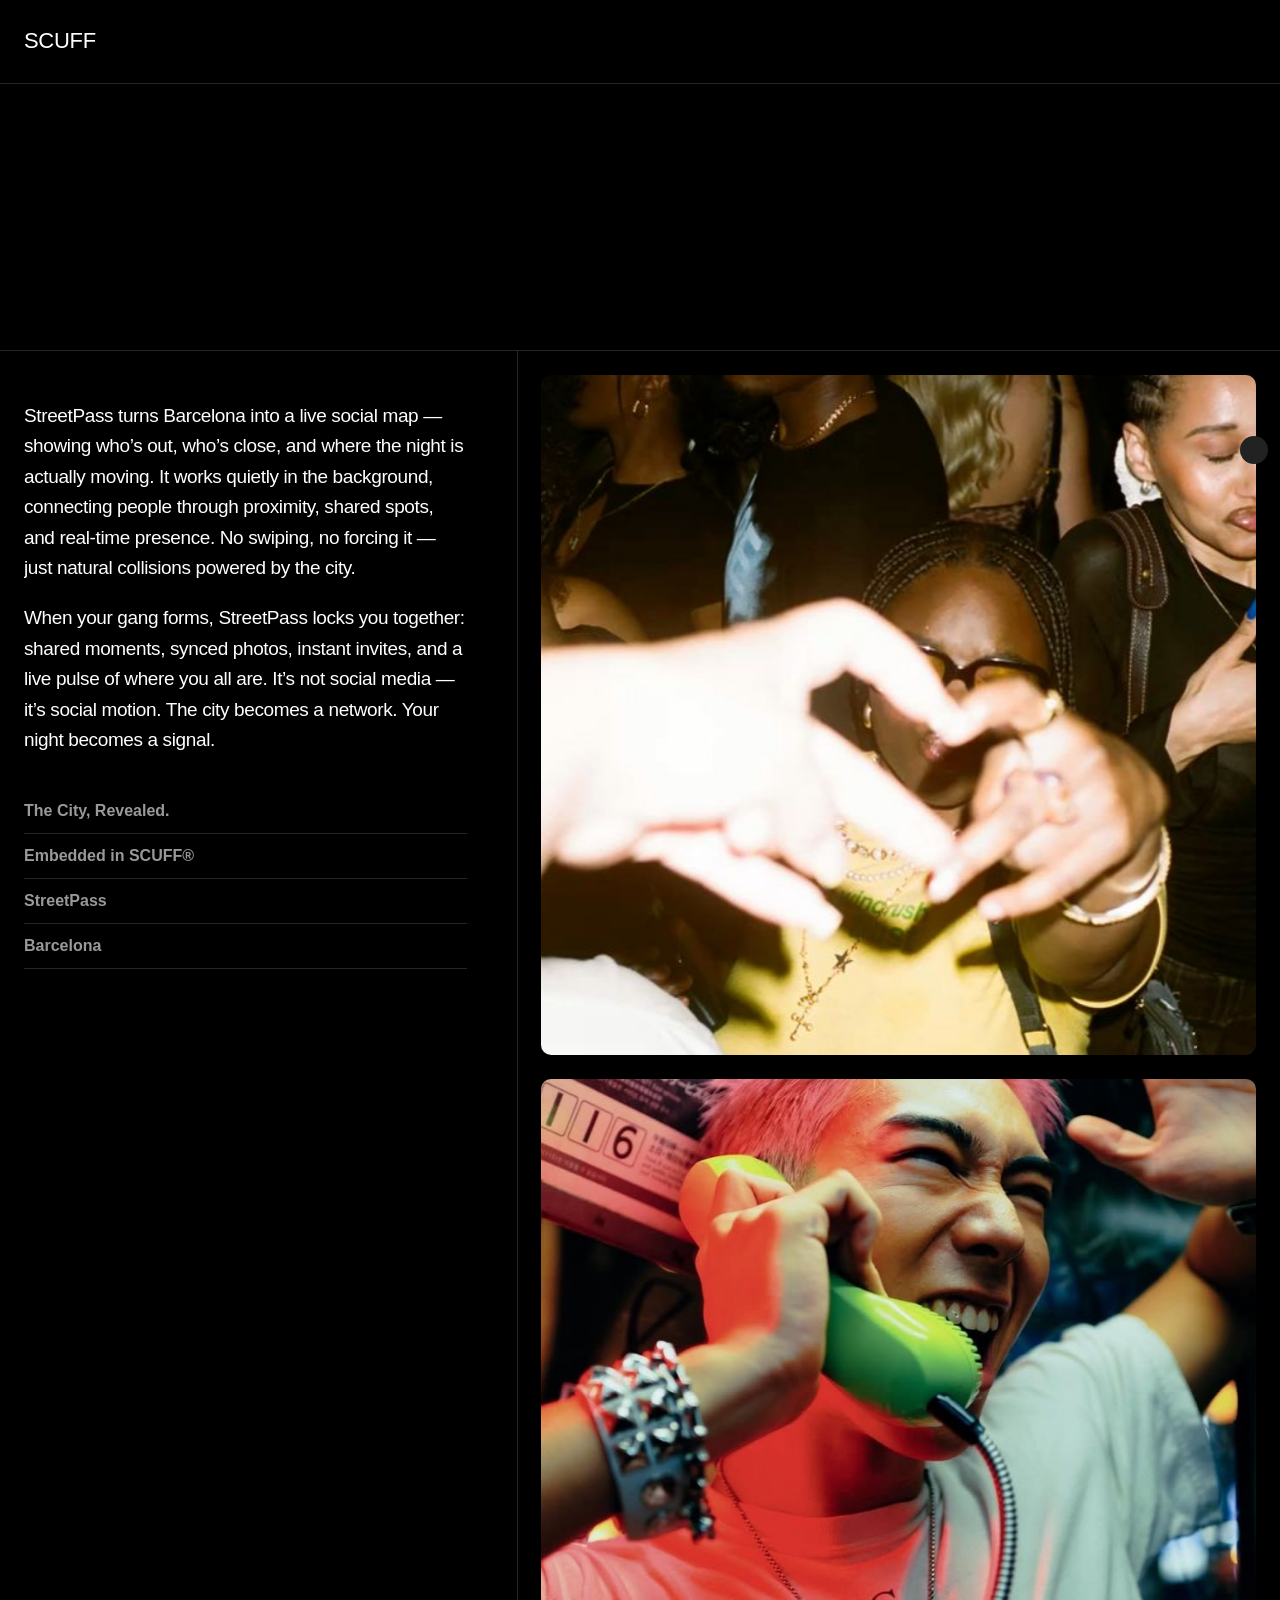
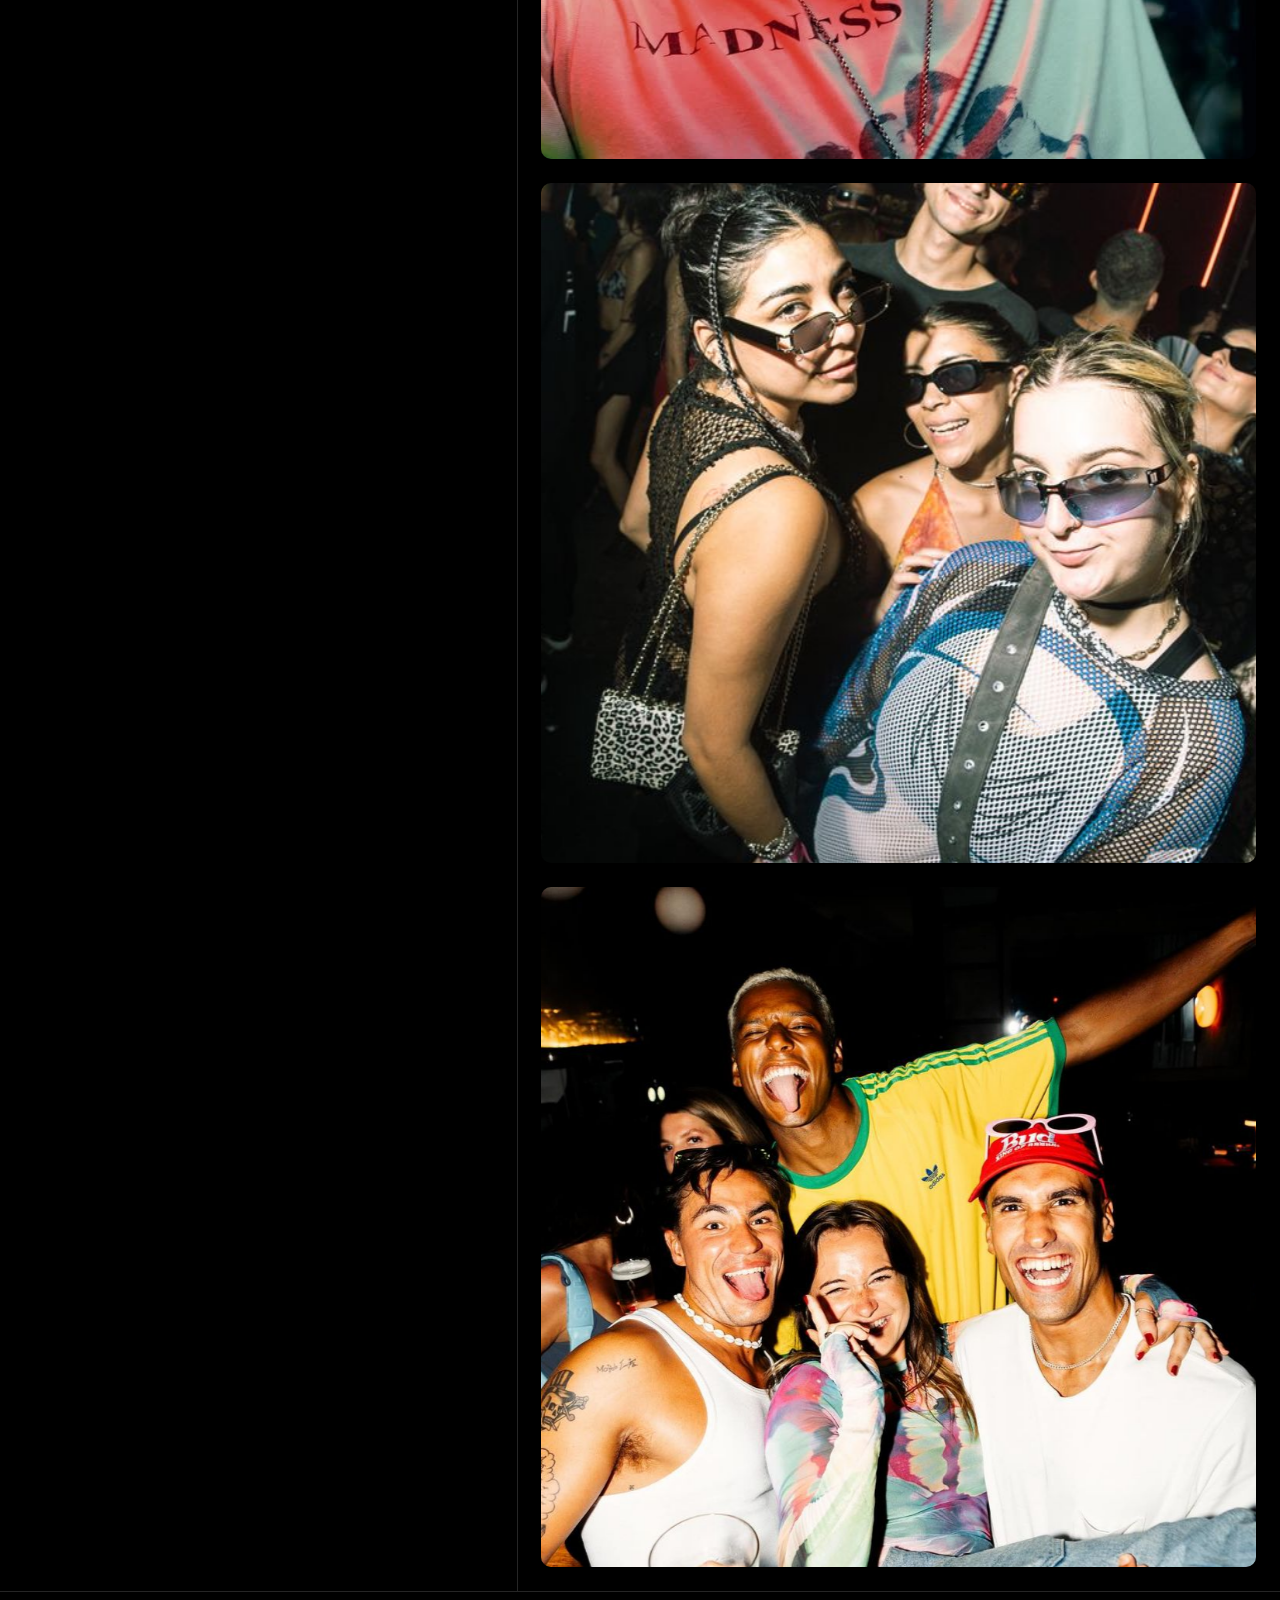
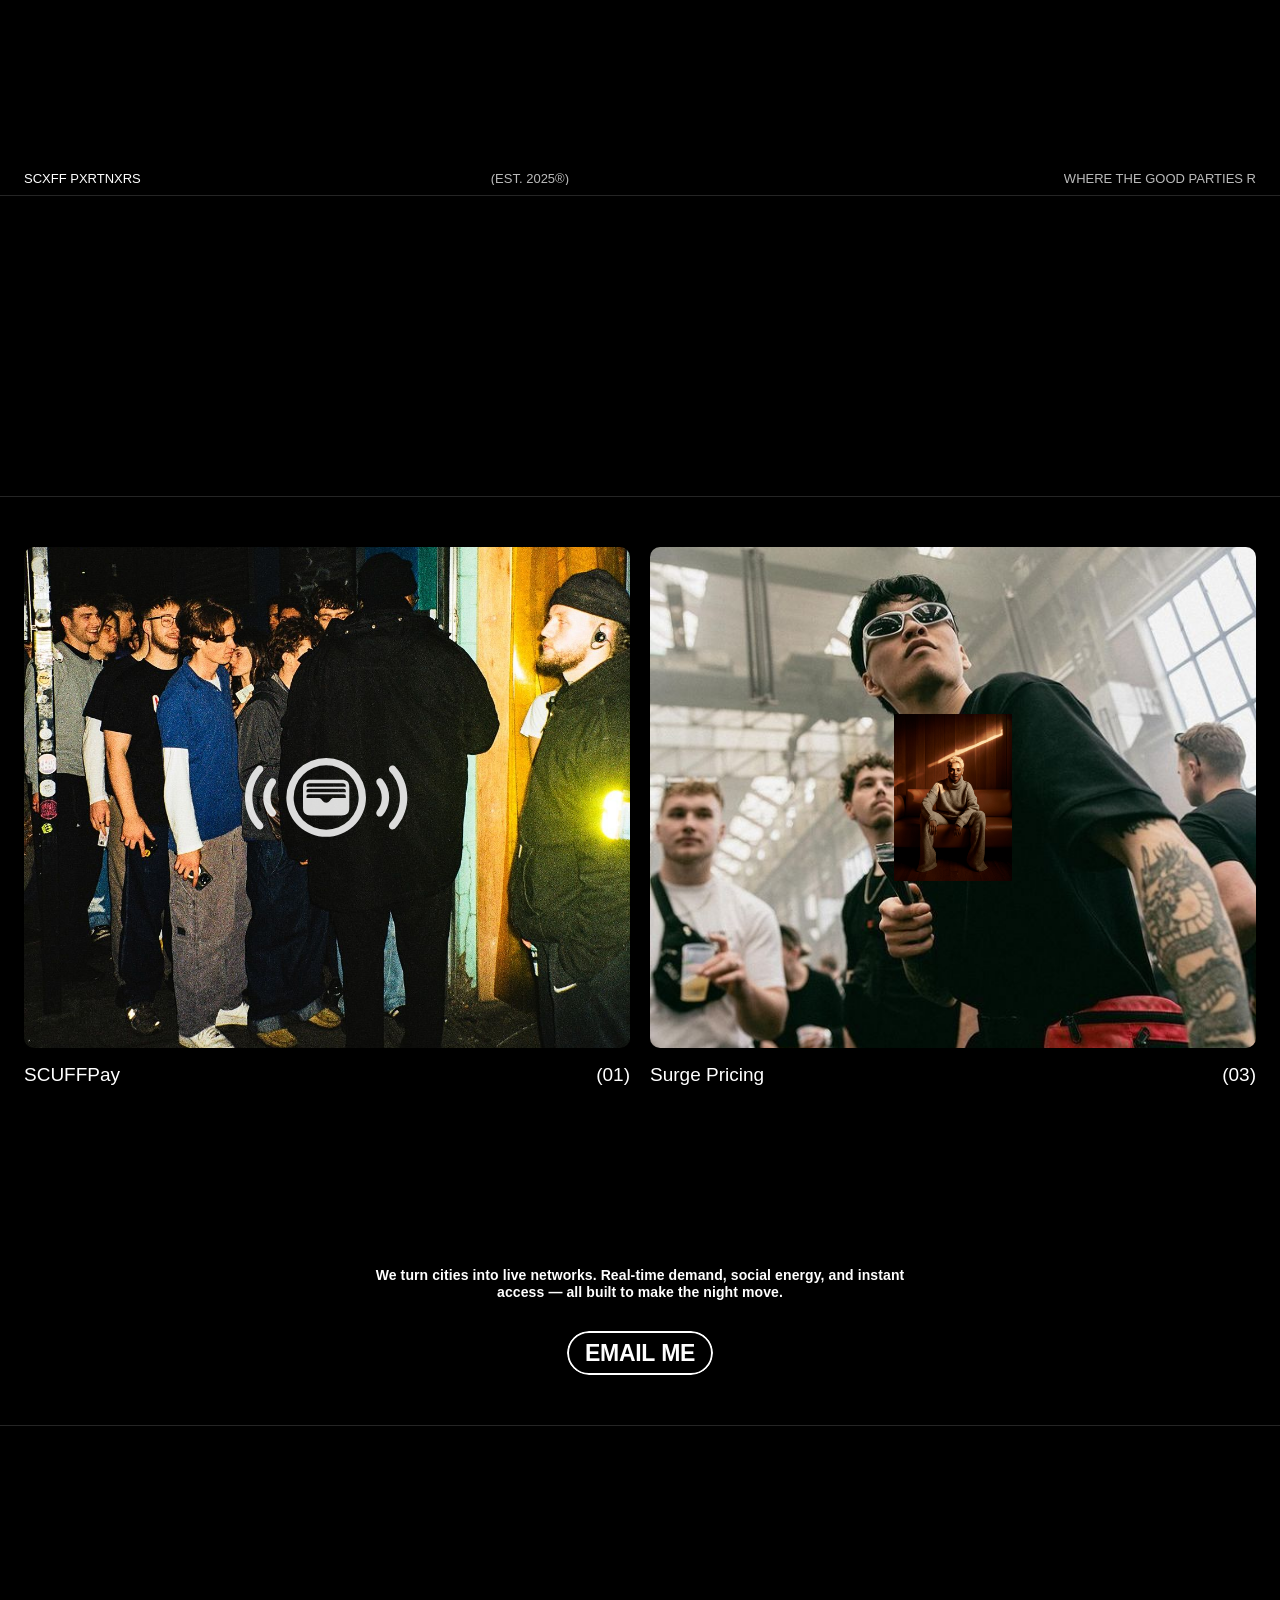
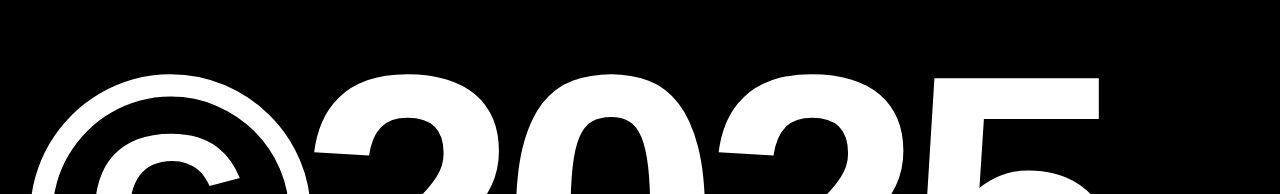
<file: work/streetpass.html>
<!doctype html>
<!-- ✨ Built with Framer • https://www.framer.com/ -->
<html lang="en">

<!-- Mirrored from smooth-items-745025.framer.app/work/streetpass by HTTrack Website Copier/3.x [XR&CO'2014], Fri, 28 Nov 2025 17:16:09 GMT -->
<head>
    <meta charset="utf-8">
    
    
    <script>try{if(localStorage.get("__framer_force_showing_editorbar_since")){const n=document.createElement("link");n.rel = "modulepreload";n.href="https://framer.com/edit/init.mjs";document.head.appendChild(n)}}catch(e){}</script>
    <!-- Start of headStart -->
    
    <!-- End of headStart -->
    <meta name="viewport" content="width=device-width">
    <meta name="generator" content="Framer cbc36cd">
    <title>StreetPass // SCUFF Partners</title>
<meta name="description" content="Manage your venues, clubs or PRs within the SCUFF ecosystem">
    <meta name="framer-search-index" content="https://framerusercontent.com/sites/6Ia9bXhqcChBumHlShdStF/searchIndex-XmdPeioZIVlo.json">
    <meta name="framer-search-index-fallback" content="https://framerusercontent.com/sites/6Ia9bXhqcChBumHlShdStF/searchIndex-AN0v5VJqdI09.json">
    <meta name="framer-html-plugin" content="disable">
    <link href="/assets/images/kZJ2x9CAQSFMjNRyVtdBQ8v7PY.png" rel="icon" media="(prefers-color-scheme: light)">
    <link href="/assets/images/GukJy0bKHF89AWk2I75SZPww8kw.png" rel="icon" media="(prefers-color-scheme: dark)">
    <link rel="apple-touch-icon" href="/assets/images/UtQ71z05FIicdPyIi6oBxpoxY.png">
    <!-- Open Graph / Facebook -->
    <meta property="og:type" content="website">
    <meta property="og:title" content="StreetPass // SCUFF Partners">
    <meta property="og:description" content="Manage your venues, clubs or PRs within the SCUFF ecosystem">
    <meta property="og:image" content="https://framerusercontent.com/assets/kGaNRIyyVTNnxd11jqtnhRURAI.png">
    <!-- Twitter -->
    <meta name="twitter:card" content="summary_large_image">
    <meta name="twitter:title" content="StreetPass // SCUFF Partners">
    <meta name="twitter:description" content="Manage your venues, clubs or PRs within the SCUFF ecosystem">
    <meta name="twitter:image" content="https://framerusercontent.com/assets/kGaNRIyyVTNnxd11jqtnhRURAI.png">
    
    <style data-framer-font-css>@font-face { font-family: "Inter"; src: url("https://framerusercontent.com/assets/5vvr9Vy74if2I6bQbJvbw7SY1pQ.woff2"); font-display: swap; font-style: normal; font-weight: 400; unicode-range: U+0460-052F, U+1C80-1C88, U+20B4, U+2DE0-2DFF, U+A640-A69F, U+FE2E-FE2F }
@font-face { font-family: "Inter"; src: url("https://framerusercontent.com/assets/EOr0mi4hNtlgWNn9if640EZzXCo.woff2"); font-display: swap; font-style: normal; font-weight: 400; unicode-range: U+0301, U+0400-045F, U+0490-0491, U+04B0-04B1, U+2116 }
@font-face { font-family: "Inter"; src: url("https://framerusercontent.com/assets/Y9k9QrlZAqio88Klkmbd8VoMQc.woff2"); font-display: swap; font-style: normal; font-weight: 400; unicode-range: U+1F00-1FFF }
@font-face { font-family: "Inter"; src: url("https://framerusercontent.com/assets/OYrD2tBIBPvoJXiIHnLoOXnY9M.woff2"); font-display: swap; font-style: normal; font-weight: 400; unicode-range: U+0370-03FF }
@font-face { font-family: "Inter"; src: url("https://framerusercontent.com/assets/JeYwfuaPfZHQhEG8U5gtPDZ7WQ.woff2"); font-display: swap; font-style: normal; font-weight: 400; unicode-range: U+0100-024F, U+0259, U+1E00-1EFF, U+2020, U+20A0-20AB, U+20AD-20CF, U+2113, U+2C60-2C7F, U+A720-A7FF }
@font-face { font-family: "Inter"; src: url("https://framerusercontent.com/assets/GrgcKwrN6d3Uz8EwcLHZxwEfC4.woff2"); font-display: swap; font-style: normal; font-weight: 400; unicode-range: U+0000-00FF, U+0131, U+0152-0153, U+02BB-02BC, U+02C6, U+02DA, U+02DC, U+2000-206F, U+2070, U+2074-207E, U+2080-208E, U+20AC, U+2122, U+2191, U+2193, U+2212, U+2215, U+FEFF, U+FFFD }
@font-face { font-family: "Inter"; src: url("https://framerusercontent.com/assets/b6Y37FthZeALduNqHicBT6FutY.woff2"); font-display: swap; font-style: normal; font-weight: 400; unicode-range: U+0102-0103, U+0110-0111, U+0128-0129, U+0168-0169, U+01A0-01A1, U+01AF-01B0, U+1EA0-1EF9, U+20AB }
@font-face { font-family: "Inter"; src: url("https://framerusercontent.com/assets/DpPBYI0sL4fYLgAkX8KXOPVt7c.woff2"); font-display: swap; font-style: normal; font-weight: 700; unicode-range: U+0460-052F, U+1C80-1C88, U+20B4, U+2DE0-2DFF, U+A640-A69F, U+FE2E-FE2F }
@font-face { font-family: "Inter"; src: url("https://framerusercontent.com/assets/4RAEQdEOrcnDkhHiiCbJOw92Lk.woff2"); font-display: swap; font-style: normal; font-weight: 700; unicode-range: U+0301, U+0400-045F, U+0490-0491, U+04B0-04B1, U+2116 }
@font-face { font-family: "Inter"; src: url("https://framerusercontent.com/assets/1K3W8DizY3v4emK8Mb08YHxTbs.woff2"); font-display: swap; font-style: normal; font-weight: 700; unicode-range: U+1F00-1FFF }
@font-face { font-family: "Inter"; src: url("https://framerusercontent.com/assets/tUSCtfYVM1I1IchuyCwz9gDdQ.woff2"); font-display: swap; font-style: normal; font-weight: 700; unicode-range: U+0370-03FF }
@font-face { font-family: "Inter"; src: url("https://framerusercontent.com/assets/VgYFWiwsAC5OYxAycRXXvhze58.woff2"); font-display: swap; font-style: normal; font-weight: 700; unicode-range: U+0100-024F, U+0259, U+1E00-1EFF, U+2020, U+20A0-20AB, U+20AD-20CF, U+2113, U+2C60-2C7F, U+A720-A7FF }
@font-face { font-family: "Inter"; src: url("https://framerusercontent.com/assets/syRNPWzAMIrcJ3wIlPIP43KjQs.woff2"); font-display: swap; font-style: normal; font-weight: 700; unicode-range: U+0000-00FF, U+0131, U+0152-0153, U+02BB-02BC, U+02C6, U+02DA, U+02DC, U+2000-206F, U+2070, U+2074-207E, U+2080-208E, U+20AC, U+2122, U+2191, U+2193, U+2212, U+2215, U+FEFF, U+FFFD }
@font-face { font-family: "Inter"; src: url("https://framerusercontent.com/assets/GIryZETIX4IFypco5pYZONKhJIo.woff2"); font-display: swap; font-style: normal; font-weight: 700; unicode-range: U+0102-0103, U+0110-0111, U+0128-0129, U+0168-0169, U+01A0-01A1, U+01AF-01B0, U+1EA0-1EF9, U+20AB }
@font-face { font-family: "Inter Display"; src: url("https://framerusercontent.com/assets/gazZKZuUEtvr9ULhdA4SprP0AZ0.woff2"); font-display: swap; font-style: normal; font-weight: 600; unicode-range: U+0460-052F, U+1C80-1C88, U+20B4, U+2DE0-2DFF, U+A640-A69F, U+FE2E-FE2F }
@font-face { font-family: "Inter Display"; src: url("https://framerusercontent.com/assets/pe8RoujoPxuTZhqoNzYqHX2MXA.woff2"); font-display: swap; font-style: normal; font-weight: 600; unicode-range: U+0301, U+0400-045F, U+0490-0491, U+04B0-04B1, U+2116 }
@font-face { font-family: "Inter Display"; src: url("https://framerusercontent.com/assets/teGhWnhH3bCqefKGsIsqFy3hK8.woff2"); font-display: swap; font-style: normal; font-weight: 600; unicode-range: U+1F00-1FFF }
@font-face { font-family: "Inter Display"; src: url("https://framerusercontent.com/assets/qQHxgTnEk6Czu1yW4xS82HQWFOk.woff2"); font-display: swap; font-style: normal; font-weight: 600; unicode-range: U+0370-03FF }
@font-face { font-family: "Inter Display"; src: url("https://framerusercontent.com/assets/MJ3N6lfN4iP5Um8rJGqLYl03tE.woff2"); font-display: swap; font-style: normal; font-weight: 600; unicode-range: U+0100-024F, U+0259, U+1E00-1EFF, U+2020, U+20A0-20AB, U+20AD-20CF, U+2113, U+2C60-2C7F, U+A720-A7FF }
@font-face { font-family: "Inter Display"; src: url("https://framerusercontent.com/assets/PfdOpgzFf7N2Uye9JX7xRKYTgSc.woff2"); font-display: swap; font-style: normal; font-weight: 600; unicode-range: U+0000-00FF, U+0131, U+0152-0153, U+02BB-02BC, U+02C6, U+02DA, U+02DC, U+2000-206F, U+2070, U+2074-207E, U+2080-208E, U+20AC, U+2122, U+2191, U+2193, U+2212, U+2215, U+FEFF, U+FFFD }
@font-face { font-family: "Inter Display"; src: url("https://framerusercontent.com/assets/0SEEmmWc3vovhaai4RlRQSWRrz0.woff2"); font-display: swap; font-style: normal; font-weight: 600; unicode-range: U+0102-0103, U+0110-0111, U+0128-0129, U+0168-0169, U+01A0-01A1, U+01AF-01B0, U+1EA0-1EF9, U+20AB }
@font-face { font-family: "Inter"; src: url("https://framerusercontent.com/assets/vQyevYAyHtARFwPqUzQGpnDs.woff2"); font-display: swap; font-style: normal; font-weight: 400; unicode-range: U+0000-00FF, U+0131, U+0152-0153, U+02BB-02BC, U+02C6, U+02DA, U+02DC, U+2000-206F, U+2074, U+20AC, U+2122, U+2191, U+2193, U+2212, U+2215, U+FEFF, U+FFFD }
@font-face { font-family: "Inter Display"; src: url("https://framerusercontent.com/assets/dHHUz45rhM2KCQpj9zttNVlibk.woff2"); font-display: swap; font-style: normal; font-weight: 600; unicode-range: U+0000-00FF, U+0131, U+0152-0153, U+02BB-02BC, U+02C6, U+02DA, U+02DC, U+2000-206F, U+2074, U+20AC, U+2122, U+2191, U+2193, U+2212, U+2215, U+FEFF, U+FFFD }
@font-face { font-family: "Inter Display"; src: url("https://framerusercontent.com/assets/I11LrmuBDQZweplJ62KkVsklU5Y.woff2"); font-display: swap; font-style: normal; font-weight: 700; unicode-range: U+0460-052F, U+1C80-1C88, U+20B4, U+2DE0-2DFF, U+A640-A69F, U+FE2E-FE2F }
@font-face { font-family: "Inter Display"; src: url("https://framerusercontent.com/assets/UjFZPDy3qGuDktQM4q9CxhKfIa8.woff2"); font-display: swap; font-style: normal; font-weight: 700; unicode-range: U+0301, U+0400-045F, U+0490-0491, U+04B0-04B1, U+2116 }
@font-face { font-family: "Inter Display"; src: url("https://framerusercontent.com/assets/8exwVHJy2DhJ4N5prYlVMrEKmQ.woff2"); font-display: swap; font-style: normal; font-weight: 700; unicode-range: U+1F00-1FFF }
@font-face { font-family: "Inter Display"; src: url("https://framerusercontent.com/assets/UTeedEK21hO5jDxEUldzdScUqpg.woff2"); font-display: swap; font-style: normal; font-weight: 700; unicode-range: U+0370-03FF }
@font-face { font-family: "Inter Display"; src: url("https://framerusercontent.com/assets/Ig8B8nzy11hzIWEIYnkg91sofjo.woff2"); font-display: swap; font-style: normal; font-weight: 700; unicode-range: U+0100-024F, U+0259, U+1E00-1EFF, U+2020, U+20A0-20AB, U+20AD-20CF, U+2113, U+2C60-2C7F, U+A720-A7FF }
@font-face { font-family: "Inter Display"; src: url("https://framerusercontent.com/assets/n9CXKI3tsmCPeC6MCT9NziShSuQ.woff2"); font-display: swap; font-style: normal; font-weight: 700; unicode-range: U+0000-00FF, U+0131, U+0152-0153, U+02BB-02BC, U+02C6, U+02DA, U+02DC, U+2000-206F, U+2074, U+20AC, U+2122, U+2191, U+2193, U+2212, U+2215, U+FEFF, U+FFFD }
@font-face { font-family: "Inter Display"; src: url("https://framerusercontent.com/assets/qctQFoJqJ9aIbRSIp0AhCQpFxn8.woff2"); font-display: swap; font-style: normal; font-weight: 700; unicode-range: U+0102-0103, U+0110-0111, U+0128-0129, U+0168-0169, U+01A0-01A1, U+01AF-01B0, U+1EA0-1EF9, U+20AB }
@font-face { font-family: "Inter Display"; src: url("https://framerusercontent.com/assets/fXvVh2JeZlehNcEhKHpHH0frSl0.woff2"); font-display: swap; font-style: italic; font-weight: 700; unicode-range: U+0460-052F, U+1C80-1C88, U+20B4, U+2DE0-2DFF, U+A640-A69F, U+FE2E-FE2F }
@font-face { font-family: "Inter Display"; src: url("https://framerusercontent.com/assets/7pScaNeb6M7n2HF2jKemDqzCIr4.woff2"); font-display: swap; font-style: italic; font-weight: 700; unicode-range: U+0301, U+0400-045F, U+0490-0491, U+04B0-04B1, U+2116 }
@font-face { font-family: "Inter Display"; src: url("https://framerusercontent.com/assets/qS4UjQYyATcVV9rODk0Zx9KhkY8.woff2"); font-display: swap; font-style: italic; font-weight: 700; unicode-range: U+1F00-1FFF }
@font-face { font-family: "Inter Display"; src: url("https://framerusercontent.com/assets/VfD2n20yM7v0hrUEBHEyafsmMBY.woff2"); font-display: swap; font-style: italic; font-weight: 700; unicode-range: U+0370-03FF }
@font-face { font-family: "Inter Display"; src: url("https://framerusercontent.com/assets/4oIO9fB59bn3cKFWz7piCj28z9s.woff2"); font-display: swap; font-style: italic; font-weight: 700; unicode-range: U+0100-024F, U+0259, U+1E00-1EFF, U+2020, U+20A0-20AB, U+20AD-20CF, U+2113, U+2C60-2C7F, U+A720-A7FF }
@font-face { font-family: "Inter Display"; src: url("https://framerusercontent.com/assets/TBccIZR9kIpkRce5i9ATfPp7a4.woff2"); font-display: swap; font-style: italic; font-weight: 700; unicode-range: U+0000-00FF, U+0131, U+0152-0153, U+02BB-02BC, U+02C6, U+02DA, U+02DC, U+2000-206F, U+2074, U+20AC, U+2122, U+2191, U+2193, U+2212, U+2215, U+FEFF, U+FFFD }
@font-face { font-family: "Inter Display"; src: url("https://framerusercontent.com/assets/F5Lmfd3fCAu7TwiYbI4DLWw4ks.woff2"); font-display: swap; font-style: italic; font-weight: 700; unicode-range: U+0102-0103, U+0110-0111, U+0128-0129, U+0168-0169, U+01A0-01A1, U+01AF-01B0, U+1EA0-1EF9, U+20AB }
@font-face { font-family: "Inter Display"; src: url("https://framerusercontent.com/assets/KKQXBq6BF0xEmVbrTnWxh3Yw.woff2"); font-display: swap; font-style: italic; font-weight: 600; unicode-range: U+0460-052F, U+1C80-1C88, U+20B4, U+2DE0-2DFF, U+A640-A69F, U+FE2E-FE2F }
@font-face { font-family: "Inter Display"; src: url("https://framerusercontent.com/assets/ugFYeIKZEJXDxI6Kh0YQUX6EK9I.woff2"); font-display: swap; font-style: italic; font-weight: 600; unicode-range: U+0301, U+0400-045F, U+0490-0491, U+04B0-04B1, U+2116 }
@font-face { font-family: "Inter Display"; src: url("https://framerusercontent.com/assets/DgDysCLt0HkIpWMu2uN5tivgQ.woff2"); font-display: swap; font-style: italic; font-weight: 600; unicode-range: U+1F00-1FFF }
@font-face { font-family: "Inter Display"; src: url("https://framerusercontent.com/assets/2yEyxokC6poTg3Uc5E2ogfVi6WE.woff2"); font-display: swap; font-style: italic; font-weight: 600; unicode-range: U+0370-03FF }
@font-face { font-family: "Inter Display"; src: url("https://framerusercontent.com/assets/wmHLUqO4QxLaADUScavxvknnBQ.woff2"); font-display: swap; font-style: italic; font-weight: 600; unicode-range: U+0100-024F, U+0259, U+1E00-1EFF, U+2020, U+20A0-20AB, U+20AD-20CF, U+2113, U+2C60-2C7F, U+A720-A7FF }
@font-face { font-family: "Inter Display"; src: url("https://framerusercontent.com/assets/08bCJfmvizuFi36VeazboYh54CQ.woff2"); font-display: swap; font-style: italic; font-weight: 600; unicode-range: U+0000-00FF, U+0131, U+0152-0153, U+02BB-02BC, U+02C6, U+02DA, U+02DC, U+2000-206F, U+2074, U+20AC, U+2122, U+2191, U+2193, U+2212, U+2215, U+FEFF, U+FFFD }
@font-face { font-family: "Inter Display"; src: url("https://framerusercontent.com/assets/DuYGXsyDXsSnxlZ8qzmcA4x3JiI.woff2"); font-display: swap; font-style: italic; font-weight: 600; unicode-range: U+0102-0103, U+0110-0111, U+0128-0129, U+0168-0169, U+01A0-01A1, U+01AF-01B0, U+1EA0-1EF9, U+20AB }
@font-face { font-family: "Inter Display"; src: url("https://framerusercontent.com/assets/qITWJ2WdG0wrgQPDb8lvnYnTXDg.woff2"); font-display: swap; font-style: normal; font-weight: 700; unicode-range: U+0000-00FF, U+0131, U+0152-0153, U+02BB-02BC, U+02C6, U+02DA, U+02DC, U+2000-206F, U+2070, U+2074-207E, U+2080-208E, U+20AC, U+2122, U+2191, U+2193, U+2212, U+2215, U+FEFF, U+FFFD }
@font-face { font-family: "Inter Display"; src: url("https://framerusercontent.com/assets/2uIBiALfCHVpWbHqRMZutfT7giU.woff2"); font-display: swap; font-style: normal; font-weight: 400; unicode-range: U+0460-052F, U+1C80-1C88, U+20B4, U+2DE0-2DFF, U+A640-A69F, U+FE2E-FE2F }
@font-face { font-family: "Inter Display"; src: url("https://framerusercontent.com/assets/Zwfz6xbVe5pmcWRJRgBDHnMkOkI.woff2"); font-display: swap; font-style: normal; font-weight: 400; unicode-range: U+0301, U+0400-045F, U+0490-0491, U+04B0-04B1, U+2116 }
@font-face { font-family: "Inter Display"; src: url("https://framerusercontent.com/assets/U9LaDDmbRhzX3sB8g8glTy5feTE.woff2"); font-display: swap; font-style: normal; font-weight: 400; unicode-range: U+1F00-1FFF }
@font-face { font-family: "Inter Display"; src: url("https://framerusercontent.com/assets/tVew2LzXJ1t7QfxP1gdTIdj2o0g.woff2"); font-display: swap; font-style: normal; font-weight: 400; unicode-range: U+0370-03FF }
@font-face { font-family: "Inter Display"; src: url("https://framerusercontent.com/assets/DF7bjCRmStYPqSb945lAlMfCCVQ.woff2"); font-display: swap; font-style: normal; font-weight: 400; unicode-range: U+0100-024F, U+0259, U+1E00-1EFF, U+2020, U+20A0-20AB, U+20AD-20CF, U+2113, U+2C60-2C7F, U+A720-A7FF }
@font-face { font-family: "Inter Display"; src: url("https://framerusercontent.com/assets/nCpxWS6DaPlPe0lHzStXAPCo3lw.woff2"); font-display: swap; font-style: normal; font-weight: 400; unicode-range: U+0000-00FF, U+0131, U+0152-0153, U+02BB-02BC, U+02C6, U+02DA, U+02DC, U+2000-206F, U+2074, U+20AC, U+2122, U+2191, U+2193, U+2212, U+2215, U+FEFF, U+FFFD }
@font-face { font-family: "Inter Display"; src: url("https://framerusercontent.com/assets/vebZUMjGyKkYsfcY73iwWTzLNag.woff2"); font-display: swap; font-style: normal; font-weight: 400; unicode-range: U+0102-0103, U+0110-0111, U+0128-0129, U+0168-0169, U+01A0-01A1, U+01AF-01B0, U+1EA0-1EF9, U+20AB }
@font-face { font-family: "Inter Display"; src: url("https://framerusercontent.com/assets/THWAFHoAcmqLMy81E8hCSdziVKA.woff2"); font-display: swap; font-style: italic; font-weight: 400; unicode-range: U+0460-052F, U+1C80-1C88, U+20B4, U+2DE0-2DFF, U+A640-A69F, U+FE2E-FE2F }
@font-face { font-family: "Inter Display"; src: url("https://framerusercontent.com/assets/sQxGYWDlRkDr0eOKqiNRl6g5rs.woff2"); font-display: swap; font-style: italic; font-weight: 400; unicode-range: U+0301, U+0400-045F, U+0490-0491, U+04B0-04B1, U+2116 }
@font-face { font-family: "Inter Display"; src: url("https://framerusercontent.com/assets/NNTAT1XAm8ZRkr824inYPkjNeL4.woff2"); font-display: swap; font-style: italic; font-weight: 400; unicode-range: U+1F00-1FFF }
@font-face { font-family: "Inter Display"; src: url("https://framerusercontent.com/assets/P2qr9PAWBt905929rHfxmneMUG0.woff2"); font-display: swap; font-style: italic; font-weight: 400; unicode-range: U+0370-03FF }
@font-face { font-family: "Inter Display"; src: url("https://framerusercontent.com/assets/2BmSa4TZZvFKAZg2DydxTbvKlTU.woff2"); font-display: swap; font-style: italic; font-weight: 400; unicode-range: U+0100-024F, U+0259, U+1E00-1EFF, U+2020, U+20A0-20AB, U+20AD-20CF, U+2113, U+2C60-2C7F, U+A720-A7FF }
@font-face { font-family: "Inter Display"; src: url("https://framerusercontent.com/assets/djqIk3Er2JcAcz7Rup88BdINEw.woff2"); font-display: swap; font-style: italic; font-weight: 400; unicode-range: U+0000-00FF, U+0131, U+0152-0153, U+02BB-02BC, U+02C6, U+02DA, U+02DC, U+2000-206F, U+2074, U+20AC, U+2122, U+2191, U+2193, U+2212, U+2215, U+FEFF, U+FFFD }
@font-face { font-family: "Inter Display"; src: url("https://framerusercontent.com/assets/KMFW46iYsEZaUBwXbwPc9nQm71o.woff2"); font-display: swap; font-style: italic; font-weight: 400; unicode-range: U+0102-0103, U+0110-0111, U+0128-0129, U+0168-0169, U+01A0-01A1, U+01AF-01B0, U+1EA0-1EF9, U+20AB }
@font-face { font-family: "Inter Display"; src: url("https://framerusercontent.com/assets/ePuN3mCjzajIHnyCdvKBFiZkyY0.woff2"); font-display: swap; font-style: normal; font-weight: 500; unicode-range: U+0460-052F, U+1C80-1C88, U+20B4, U+2DE0-2DFF, U+A640-A69F, U+FE2E-FE2F }
@font-face { font-family: "Inter Display"; src: url("https://framerusercontent.com/assets/V3j1L0o5vPFKe26Sw4HcpXCfHo.woff2"); font-display: swap; font-style: normal; font-weight: 500; unicode-range: U+0301, U+0400-045F, U+0490-0491, U+04B0-04B1, U+2116 }
@font-face { font-family: "Inter Display"; src: url("https://framerusercontent.com/assets/F3kdpd2N0cToWV5huaZjjgM.woff2"); font-display: swap; font-style: normal; font-weight: 500; unicode-range: U+1F00-1FFF }
@font-face { font-family: "Inter Display"; src: url("https://framerusercontent.com/assets/0iDmxkizU9goZoclqIqsV5rvETU.woff2"); font-display: swap; font-style: normal; font-weight: 500; unicode-range: U+0370-03FF }
@font-face { font-family: "Inter Display"; src: url("https://framerusercontent.com/assets/r0mv3NegmA0akcQsNFotG32Las.woff2"); font-display: swap; font-style: normal; font-weight: 500; unicode-range: U+0100-024F, U+0259, U+1E00-1EFF, U+2020, U+20A0-20AB, U+20AD-20CF, U+2113, U+2C60-2C7F, U+A720-A7FF }
@font-face { font-family: "Inter Display"; src: url("https://framerusercontent.com/assets/8yoV9pUxquX7VD7ZXlNYKQmkmk.woff2"); font-display: swap; font-style: normal; font-weight: 500; unicode-range: U+0000-00FF, U+0131, U+0152-0153, U+02BB-02BC, U+02C6, U+02DA, U+02DC, U+2000-206F, U+2074, U+20AC, U+2122, U+2191, U+2193, U+2212, U+2215, U+FEFF, U+FFFD }
@font-face { font-family: "Inter Display"; src: url("https://framerusercontent.com/assets/Ii21jnSJkulBKsHHXKlapi7fv9w.woff2"); font-display: swap; font-style: normal; font-weight: 500; unicode-range: U+0102-0103, U+0110-0111, U+0128-0129, U+0168-0169, U+01A0-01A1, U+01AF-01B0, U+1EA0-1EF9, U+20AB }
@font-face { font-family: "Inter Display"; src: url("https://framerusercontent.com/assets/A5P4nkYCJlLQxGxaS1lzG8PNSc.woff2"); font-display: swap; font-style: italic; font-weight: 500; unicode-range: U+0460-052F, U+1C80-1C88, U+20B4, U+2DE0-2DFF, U+A640-A69F, U+FE2E-FE2F }
@font-face { font-family: "Inter Display"; src: url("https://framerusercontent.com/assets/vuPfygr1n1zYxscvWgGI8hRf3LE.woff2"); font-display: swap; font-style: italic; font-weight: 500; unicode-range: U+0301, U+0400-045F, U+0490-0491, U+04B0-04B1, U+2116 }
@font-face { font-family: "Inter Display"; src: url("https://framerusercontent.com/assets/jplzYzqFHXreyADwk9yrkQlWQ.woff2"); font-display: swap; font-style: italic; font-weight: 500; unicode-range: U+1F00-1FFF }
@font-face { font-family: "Inter Display"; src: url("https://framerusercontent.com/assets/sSIKP2TfVPvfK7YVENPE5H87A.woff2"); font-display: swap; font-style: italic; font-weight: 500; unicode-range: U+0370-03FF }
@font-face { font-family: "Inter Display"; src: url("https://framerusercontent.com/assets/gawbeo7iEJSRZ4kcrh6YRrU8o.woff2"); font-display: swap; font-style: italic; font-weight: 500; unicode-range: U+0100-024F, U+0259, U+1E00-1EFF, U+2020, U+20A0-20AB, U+20AD-20CF, U+2113, U+2C60-2C7F, U+A720-A7FF }
@font-face { font-family: "Inter Display"; src: url("https://framerusercontent.com/assets/xSzma7KIWAdctStaX171ey3lams.woff2"); font-display: swap; font-style: italic; font-weight: 500; unicode-range: U+0000-00FF, U+0131, U+0152-0153, U+02BB-02BC, U+02C6, U+02DA, U+02DC, U+2000-206F, U+2074, U+20AC, U+2122, U+2191, U+2193, U+2212, U+2215, U+FEFF, U+FFFD }
@font-face { font-family: "Inter Display"; src: url("https://framerusercontent.com/assets/8E92vrr3j1gDqzepmeSbD2u0JxA.woff2"); font-display: swap; font-style: italic; font-weight: 500; unicode-range: U+0102-0103, U+0110-0111, U+0128-0129, U+0168-0169, U+01A0-01A1, U+01AF-01B0, U+1EA0-1EF9, U+20AB }
@font-face { font-family: "Inter"; src: url("https://framerusercontent.com/assets/DXD0Q7LSl7HEvDzucnyLnGBHM.woff2"); font-display: swap; font-style: normal; font-weight: 700; unicode-range: U+0000-00FF, U+0131, U+0152-0153, U+02BB-02BC, U+02C6, U+02DA, U+02DC, U+2000-206F, U+2074, U+20AC, U+2122, U+2191, U+2193, U+2212, U+2215, U+FEFF, U+FFFD }
@font-face { font-family: "Inter"; src: url("https://framerusercontent.com/assets/H89BbHkbHDzlxZzxi8uPzTsp90.woff2"); font-display: swap; font-style: italic; font-weight: 700; unicode-range: U+0460-052F, U+1C80-1C88, U+20B4, U+2DE0-2DFF, U+A640-A69F, U+FE2E-FE2F }
@font-face { font-family: "Inter"; src: url("https://framerusercontent.com/assets/u6gJwDuwB143kpNK1T1MDKDWkMc.woff2"); font-display: swap; font-style: italic; font-weight: 700; unicode-range: U+0301, U+0400-045F, U+0490-0491, U+04B0-04B1, U+2116 }
@font-face { font-family: "Inter"; src: url("https://framerusercontent.com/assets/43sJ6MfOPh1LCJt46OvyDuSbA6o.woff2"); font-display: swap; font-style: italic; font-weight: 700; unicode-range: U+1F00-1FFF }
@font-face { font-family: "Inter"; src: url("https://framerusercontent.com/assets/wccHG0r4gBDAIRhfHiOlq6oEkqw.woff2"); font-display: swap; font-style: italic; font-weight: 700; unicode-range: U+0370-03FF }
@font-face { font-family: "Inter"; src: url("https://framerusercontent.com/assets/WZ367JPwf9bRW6LdTHN8rXgSjw.woff2"); font-display: swap; font-style: italic; font-weight: 700; unicode-range: U+0100-024F, U+0259, U+1E00-1EFF, U+2020, U+20A0-20AB, U+20AD-20CF, U+2113, U+2C60-2C7F, U+A720-A7FF }
@font-face { font-family: "Inter"; src: url("https://framerusercontent.com/assets/QxmhnWTzLtyjIiZcfaLIJ8EFBXU.woff2"); font-display: swap; font-style: italic; font-weight: 700; unicode-range: U+0000-00FF, U+0131, U+0152-0153, U+02BB-02BC, U+02C6, U+02DA, U+02DC, U+2000-206F, U+2074, U+20AC, U+2122, U+2191, U+2193, U+2212, U+2215, U+FEFF, U+FFFD }
@font-face { font-family: "Inter"; src: url("https://framerusercontent.com/assets/2A4Xx7CngadFGlVV4xrO06OBHY.woff2"); font-display: swap; font-style: italic; font-weight: 700; unicode-range: U+0102-0103, U+0110-0111, U+0128-0129, U+0168-0169, U+01A0-01A1, U+01AF-01B0, U+1EA0-1EF9, U+20AB }
@font-face { font-family: "Inter"; src: url("https://framerusercontent.com/assets/CfMzU8w2e7tHgF4T4rATMPuWosA.woff2"); font-display: swap; font-style: italic; font-weight: 400; unicode-range: U+0460-052F, U+1C80-1C88, U+20B4, U+2DE0-2DFF, U+A640-A69F, U+FE2E-FE2F }
@font-face { font-family: "Inter"; src: url("https://framerusercontent.com/assets/867QObYax8ANsfX4TGEVU9YiCM.woff2"); font-display: swap; font-style: italic; font-weight: 400; unicode-range: U+0301, U+0400-045F, U+0490-0491, U+04B0-04B1, U+2116 }
@font-face { font-family: "Inter"; src: url("https://framerusercontent.com/assets/Oyn2ZbENFdnW7mt2Lzjk1h9Zb9k.woff2"); font-display: swap; font-style: italic; font-weight: 400; unicode-range: U+1F00-1FFF }
@font-face { font-family: "Inter"; src: url("https://framerusercontent.com/assets/cdAe8hgZ1cMyLu9g005pAW3xMo.woff2"); font-display: swap; font-style: italic; font-weight: 400; unicode-range: U+0370-03FF }
@font-face { font-family: "Inter"; src: url("https://framerusercontent.com/assets/DOfvtmE1UplCq161m6Hj8CSQYg.woff2"); font-display: swap; font-style: italic; font-weight: 400; unicode-range: U+0100-024F, U+0259, U+1E00-1EFF, U+2020, U+20A0-20AB, U+20AD-20CF, U+2113, U+2C60-2C7F, U+A720-A7FF }
@font-face { font-family: "Inter"; src: url("https://framerusercontent.com/assets/vFzuJY0c65av44uhEKB6vyjFMg.woff2"); font-display: swap; font-style: italic; font-weight: 400; unicode-range: U+0000-00FF, U+0131, U+0152-0153, U+02BB-02BC, U+02C6, U+02DA, U+02DC, U+2000-206F, U+2074, U+20AC, U+2122, U+2191, U+2193, U+2212, U+2215, U+FEFF, U+FFFD }
@font-face { font-family: "Inter"; src: url("https://framerusercontent.com/assets/tKtBcDnBMevsEEJKdNGhhkLzYo.woff2"); font-display: swap; font-style: italic; font-weight: 400; unicode-range: U+0102-0103, U+0110-0111, U+0128-0129, U+0168-0169, U+01A0-01A1, U+01AF-01B0, U+1EA0-1EF9, U+20AB }
@font-face { font-family: "Inter Display"; src: url("https://framerusercontent.com/assets/EZSFVoaPWKnZ6GuVk5dlS5pk.woff2"); font-style: normal; font-weight: 900; unicode-range: U+0460-052F, U+1C80-1C88, U+20B4, U+2DE0-2DFF, U+A640-A69F, U+FE2E-FE2F }
@font-face { font-family: "Inter Display"; src: url("https://framerusercontent.com/assets/TMYuLEOqLWgunxD5qCFeADEgk.woff2"); font-style: normal; font-weight: 900; unicode-range: U+0301, U+0400-045F, U+0490-0491, U+04B0-04B1, U+2116 }
@font-face { font-family: "Inter Display"; src: url("https://framerusercontent.com/assets/EL4v8OG6t2XwHSJLO1YF25DNiDw.woff2"); font-style: normal; font-weight: 900; unicode-range: U+1F00-1FFF }
@font-face { font-family: "Inter Display"; src: url("https://framerusercontent.com/assets/vSoBOmgqFUd0rVCgogjwL7jQI.woff2"); font-style: normal; font-weight: 900; unicode-range: U+0370-03FF }
@font-face { font-family: "Inter Display"; src: url("https://framerusercontent.com/assets/bIwBTbnyeAOa9wQIBagEdRDHXhE.woff2"); font-style: normal; font-weight: 900; unicode-range: U+0100-024F, U+0259, U+1E00-1EFF, U+2020, U+20A0-20AB, U+20AD-20CF, U+2113, U+2C60-2C7F, U+A720-A7FF }
@font-face { font-family: "Inter Display"; src: url("https://framerusercontent.com/assets/ytuJ1iJd5SddEQ3LTMbeYRRwiE.woff2"); font-style: normal; font-weight: 900; unicode-range: U+0000-00FF, U+0131, U+0152-0153, U+02BB-02BC, U+02C6, U+02DA, U+02DC, U+2000-206F, U+2074, U+20AC, U+2122, U+2191, U+2193, U+2212, U+2215, U+FEFF, U+FFFD }
@font-face { font-family: "Inter Display"; src: url("https://framerusercontent.com/assets/fmXYBApyDC604dR7g2aaACGvCk.woff2"); font-style: normal; font-weight: 900; unicode-range: U+0102-0103, U+0110-0111, U+0128-0129, U+0168-0169, U+01A0-01A1, U+01AF-01B0, U+1EA0-1EF9, U+20AB }
@font-face { font-family: "Inter Display"; src: url("https://framerusercontent.com/assets/yHWoQPBZSEiCC3aW3JXtcoFby8o.woff2"); font-style: italic; font-weight: 900; unicode-range: U+0460-052F, U+1C80-1C88, U+20B4, U+2DE0-2DFF, U+A640-A69F, U+FE2E-FE2F }
@font-face { font-family: "Inter Display"; src: url("https://framerusercontent.com/assets/UHqhq621TbUtspKtPKPA1Ne8qY.woff2"); font-style: italic; font-weight: 900; unicode-range: U+0301, U+0400-045F, U+0490-0491, U+04B0-04B1, U+2116 }
@font-face { font-family: "Inter Display"; src: url("https://framerusercontent.com/assets/6dsy2CbviAWDcszGLlgyaLpRMk.woff2"); font-style: italic; font-weight: 900; unicode-range: U+1F00-1FFF }
@font-face { font-family: "Inter Display"; src: url("https://framerusercontent.com/assets/TQqnntSFYYGDv7XtyT3ZhfvDA.woff2"); font-style: italic; font-weight: 900; unicode-range: U+0370-03FF }
@font-face { font-family: "Inter Display"; src: url("https://framerusercontent.com/assets/nE03Xxh2GngsU8hDpg6CRGxqfoM.woff2"); font-style: italic; font-weight: 900; unicode-range: U+0100-024F, U+0259, U+1E00-1EFF, U+2020, U+20A0-20AB, U+20AD-20CF, U+2113, U+2C60-2C7F, U+A720-A7FF }
@font-face { font-family: "Inter Display"; src: url("https://framerusercontent.com/assets/sz8HQr9IEEln6nmUJ8X0dtBwUQ.woff2"); font-style: italic; font-weight: 900; unicode-range: U+0000-00FF, U+0131, U+0152-0153, U+02BB-02BC, U+02C6, U+02DA, U+02DC, U+2000-206F, U+2074, U+20AC, U+2122, U+2191, U+2193, U+2212, U+2215, U+FEFF, U+FFFD }
@font-face { font-family: "Inter Display"; src: url("https://framerusercontent.com/assets/dWFiPjtJpfcxAIDV8RPyuCq04.woff2"); font-style: italic; font-weight: 900; unicode-range: U+0102-0103, U+0110-0111, U+0128-0129, U+0168-0169, U+01A0-01A1, U+01AF-01B0, U+1EA0-1EF9, U+20AB }
@font-face { font-family: "Inter"; src: url("https://framerusercontent.com/assets/ia3uin3hQWqDrVloC1zEtYHWw.woff2"); font-display: swap; font-style: italic; font-weight: 700; unicode-range: U+0000-00FF, U+0131, U+0152-0153, U+02BB-02BC, U+02C6, U+02DA, U+02DC, U+2000-206F, U+2070, U+2074-207E, U+2080-208E, U+20AC, U+2122, U+2191, U+2193, U+2212, U+2215, U+FEFF, U+FFFD }
@font-face { font-family: "Inter"; src: url("https://framerusercontent.com/assets/pKRFNWFoZl77qYCAIp84lN1h944.woff2"); font-display: swap; font-style: italic; font-weight: 400; unicode-range: U+0000-00FF, U+0131, U+0152-0153, U+02BB-02BC, U+02C6, U+02DA, U+02DC, U+2000-206F, U+2070, U+2074-207E, U+2080-208E, U+20AC, U+2122, U+2191, U+2193, U+2212, U+2215, U+FEFF, U+FFFD }
@font-face { font-family: "Inter Placeholder"; src: local("Arial"); ascent-override: 89.79%; descent-override: 22.36%; line-gap-override: 0.00%; size-adjust: 107.89% }
@font-face { font-family: "Inter Display Placeholder"; src: local("Arial"); ascent-override: 98.56%; descent-override: 24.54%; line-gap-override: 0.00%; size-adjust: 98.29% }</style>
    
    <meta name="robots" content="max-image-preview:large"><link rel="canonical" href="streetpass.html"><meta property="og:url" content="https://smooth-items-745025.framer.app/work/streetpass"><script>(()=>{function w(){let o=e=>{let t=new URL(e.html);return`${t.origin}${t.pathname}`.replace(/\/$/u,"")},i=e=>e.split("-")[0],u=window.location.hostname;function f(){let e=new Map;return document.querySelectorAll('link[rel="alternate"]').forEach(t=>{let n=t.getAttribute("hreflang"),r=t.getAttribute("href");!n||!r||n==="x-default"||new URL(r.html).hostname!==u||e.set(n,r)}),e}function g(e,t){let r=document.querySelector('link[rel="alternate"][hreflang="x-default"]')?.getAttribute("href");return r?t.get(e)===r:!1}function d(){try{let e=localStorage.getItem("preferredLocale");return e?[e,...navigator.languages]:navigator.languages}catch{return navigator.languages}}function l(e){o(window.location.href)!==o(e)&&window.location.replace(e+window.location.search+window.location.hash)}if(navigator.webdriver||/bot|-google|google-|yandex|ia_archiver|crawl|spider/i.test(navigator.userAgent))return;let c=document.documentElement.getAttribute("lang");if(!c)return;let a=f();if(g(c,a))for(let e of d()){let t=a.get(e);if(t){l(t);return}let n=i(e);for(let[r,s]of a.entries())if(i(r)===n){l(s);return}}}return w})()()</script><style data-framer-breakpoint-css>@media(min-width: 1200px){.hidden-1bkwumg{display:none!important}}@media(min-width: 810px) and (max-width: 1199.98px){.hidden-f8s7xt{display:none!important}}@media(max-width: 809.98px){.hidden-qr73l{display:none!important}}@media(min-width: 1200px){.hidden-1obgs3g{display:none!important}}@media(min-width: 810px) and (max-width: 1199.98px){.hidden-ntpwop{display:none!important}}@media(max-width: 809.98px){.hidden-1j0k7bl{display:none!important}}</style><style data-framer-css-ssr-minified data-framer-components="framer-lib-cursors-host framer-wxybk PropertyOverrides framer-zBIIJ framer-AqRd5 framer-iLr2A framer-SxXxU framer-lBtbd framer-UiokM framer-K1lLi framer-HCfmG">html,body,#main{box-sizing:border-box;margin:0;padding:0}:root{-webkit-font-smoothing:antialiased;-moz-osx-font-smoothing:grayscale}*{box-sizing:border-box;-webkit-font-smoothing:inherit}h1,h2,h3,h4,h5,h6,p,figure{margin:0}body,input,textarea,select,button{font-family:sans-serif;font-size:12px}body{--token-2d91bfb1-1bb0-467e-bf37-8ef020f4f815:#000;--token-01c07c7e-a9ae-45ca-a79a-cc49e2fa5e89:#bbb3;--token-af1df47b-ea84-448e-bdf0-a5ce0f875a59:#999;--token-9811e40b-3ed8-4237-98e5-61535bb22d2f:#fff;--token-e5a511bf-849c-4ac6-b942-175c537ace13:#bbb;--token-cd0e64eb-ceb2-46a5-9c26-14d8ab40891a:#09f;--token-76df3e68-730d-4393-aeac-0a21875001c9:#222}@supports (z-index:calc(infinity)){#__framer-badge-container{--infinity:infinity}}#__framer-badge-container{pointer-events:none;width:100%;z-index:calc(var(--infinity,2147480000));justify-content:flex-end;padding:20px;display:flex;position:fixed;bottom:0}body{--framer-will-change-override:none}@supports (background:-webkit-named-image(i)) and (not (grid-template-rows:subgrid)){body{--framer-will-change-override:transform}}body{--framer-will-change-filter-override:none}@supports (background:-webkit-named-image(i)) and (not (position-area:top right)){body{--framer-will-change-filter-override:filter}}[data-framer-component-type]{position:absolute}[data-framer-component-type=Text]{cursor:inherit}[data-framer-component-text-autosized] *{white-space:pre}[data-framer-component-type=Text]>*{text-align:var(--framer-text-alignment,start)}[data-framer-component-type=Text] span span,[data-framer-component-type=Text] p span,[data-framer-component-type=Text] h1 span,[data-framer-component-type=Text] h2 span,[data-framer-component-type=Text] h3 span,[data-framer-component-type=Text] h4 span,[data-framer-component-type=Text] h5 span,[data-framer-component-type=Text] h6 span{display:block}[data-framer-component-type=Text] span span span,[data-framer-component-type=Text] p span span,[data-framer-component-type=Text] h1 span span,[data-framer-component-type=Text] h2 span span,[data-framer-component-type=Text] h3 span span,[data-framer-component-type=Text] h4 span span,[data-framer-component-type=Text] h5 span span,[data-framer-component-type=Text] h6 span span{display:unset}[data-framer-component-type=Text] div div span,[data-framer-component-type=Text] a div span,[data-framer-component-type=Text] span span span,[data-framer-component-type=Text] p span span,[data-framer-component-type=Text] h1 span span,[data-framer-component-type=Text] h2 span span,[data-framer-component-type=Text] h3 span span,[data-framer-component-type=Text] h4 span span,[data-framer-component-type=Text] h5 span span,[data-framer-component-type=Text] h6 span span,[data-framer-component-type=Text] a{font-family:var(--font-family);font-style:var(--font-style);font-weight:min(calc(var(--framer-font-weight-increase,0) + var(--font-weight,400)),900);color:var(--text-color);letter-spacing:var(--letter-spacing);font-size:var(--font-size);text-transform:var(--text-transform);--text-decoration:var(--framer-text-decoration-style,solid)var(--framer-text-decoration,none)var(--framer-text-decoration-color,currentcolor)var(--framer-text-decoration-thickness,auto);--text-decoration-skip-ink:var(--framer-text-decoration-skip-ink);--text-underline-offset:var(--framer-text-decoration-offset);line-height:var(--line-height);--font-family:var(--framer-font-family);--font-style:var(--framer-font-style);--font-weight:var(--framer-font-weight);--text-color:var(--framer-text-color);--letter-spacing:var(--framer-letter-spacing);--font-size:var(--framer-font-size);--text-transform:var(--framer-text-transform);--line-height:var(--framer-line-height)}[data-framer-component-type=Text] a,[data-framer-component-type=Text] a div span,[data-framer-component-type=Text] a span span span,[data-framer-component-type=Text] a p span span,[data-framer-component-type=Text] a h1 span span,[data-framer-component-type=Text] a h2 span span,[data-framer-component-type=Text] a h3 span span,[data-framer-component-type=Text] a h4 span span,[data-framer-component-type=Text] a h5 span span,[data-framer-component-type=Text] a h6 span span{--font-family:var(--framer-link-font-family,var(--framer-font-family));--font-style:var(--framer-link-font-style,var(--framer-font-style));--font-weight:var(--framer-link-font-weight,var(--framer-font-weight));--text-color:var(--framer-link-text-color,var(--framer-text-color));--font-size:var(--framer-link-font-size,var(--framer-font-size));--text-transform:var(--framer-link-text-transform,var(--framer-text-transform));--text-decoration:var(--framer-link-text-decoration-style,var(--framer-text-decoration-style,solid))var(--framer-link-text-decoration,var(--framer-text-decoration,none))var(--framer-link-text-decoration-color,var(--framer-text-decoration-color,currentcolor))var(--framer-link-text-decoration-thickness,var(--framer-text-decoration-thickness,auto));--text-decoration-skip-ink:var(--framer-link-text-decoration-skip-ink,var(--framer-text-decoration-skip-ink));--text-underline-offset:var(--framer-link-text-decoration-offset,var(--framer-text-decoration-offset))}[data-framer-component-type=Text] a:hover,[data-framer-component-type=Text] a div span:hover,[data-framer-component-type=Text] a span span span:hover,[data-framer-component-type=Text] a p span span:hover,[data-framer-component-type=Text] a h1 span span:hover,[data-framer-component-type=Text] a h2 span span:hover,[data-framer-component-type=Text] a h3 span span:hover,[data-framer-component-type=Text] a h4 span span:hover,[data-framer-component-type=Text] a h5 span span:hover,[data-framer-component-type=Text] a h6 span span:hover{--font-family:var(--framer-link-hover-font-family,var(--framer-link-font-family,var(--framer-font-family)));--font-style:var(--framer-link-hover-font-style,var(--framer-link-font-style,var(--framer-font-style)));--font-weight:var(--framer-link-hover-font-weight,var(--framer-link-font-weight,var(--framer-font-weight)));--text-color:var(--framer-link-hover-text-color,var(--framer-link-text-color,var(--framer-text-color)));--font-size:var(--framer-link-hover-font-size,var(--framer-link-font-size,var(--framer-font-size)));--text-transform:var(--framer-link-hover-text-transform,var(--framer-link-text-transform,var(--framer-text-transform)));--text-decoration:var(--framer-link-hover-text-decoration-style,var(--framer-link-text-decoration-style,var(--framer-text-decoration-style,solid)))var(--framer-link-hover-text-decoration,var(--framer-link-text-decoration,var(--framer-text-decoration,none)))var(--framer-link-hover-text-decoration-color,var(--framer-link-text-decoration-color,var(--framer-text-decoration-color,currentcolor)))var(--framer-link-hover-text-decoration-thickness,var(--framer-link-text-decoration-thickness,var(--framer-text-decoration-thickness,auto)));--text-decoration-skip-ink:var(--framer-link-hover-text-decoration-skip-ink,var(--framer-link-text-decoration-skip-ink,var(--framer-text-decoration-skip-ink)));--text-underline-offset:var(--framer-link-hover-text-decoration-offset,var(--framer-link-text-decoration-offset,var(--framer-text-decoration-offset)))}[data-framer-component-type=Text].isCurrent a,[data-framer-component-type=Text].isCurrent a div span,[data-framer-component-type=Text].isCurrent a span span span,[data-framer-component-type=Text].isCurrent a p span span,[data-framer-component-type=Text].isCurrent a h1 span span,[data-framer-component-type=Text].isCurrent a h2 span span,[data-framer-component-type=Text].isCurrent a h3 span span,[data-framer-component-type=Text].isCurrent a h4 span span,[data-framer-component-type=Text].isCurrent a h5 span span,[data-framer-component-type=Text].isCurrent a h6 span span{--font-family:var(--framer-link-current-font-family,var(--framer-link-font-family,var(--framer-font-family)));--font-style:var(--framer-link-current-font-style,var(--framer-link-font-style,var(--framer-font-style)));--font-weight:var(--framer-link-current-font-weight,var(--framer-link-font-weight,var(--framer-font-weight)));--text-color:var(--framer-link-current-text-color,var(--framer-link-text-color,var(--framer-text-color)));--font-size:var(--framer-link-current-font-size,var(--framer-link-font-size,var(--framer-font-size)));--text-transform:var(--framer-link-current-text-transform,var(--framer-link-text-transform,var(--framer-text-transform)));--text-decoration:var(--framer-link-current-text-decoration-style,var(--framer-link-text-decoration-style,var(--framer-text-decoration-style,solid)))var(--framer-link-current-text-decoration,var(--framer-link-text-decoration,var(--framer-text-decoration,none)))var(--framer-link-current-text-decoration-color,var(--framer-link-text-decoration-color,var(--framer-text-decoration-color,currentcolor)))var(--framer-link-current-text-decoration-thickness,var(--framer-link-text-decoration-thickness,var(--framer-text-decoration-thickness,auto)));--text-decoration-skip-ink:var(--framer-link-current-text-decoration-skip-ink,var(--framer-link-text-decoration-skip-ink,var(--framer-text-decoration-skip-ink)));--text-underline-offset:var(--framer-link-current-text-decoration-offset,var(--framer-link-text-decoration-offset,var(--framer-text-decoration-offset)))}[data-framer-component-type=RichTextContainer]{outline:none;flex-direction:column;flex-shrink:0;justify-content:flex-start;display:flex}p.framer-text,div.framer-text,figure.framer-text,h1.framer-text,h2.framer-text,h3.framer-text,h4.framer-text,h5.framer-text,h6.framer-text,ol.framer-text,ul.framer-text{margin:0;padding:0}p.framer-text,div.framer-text,h1.framer-text,h2.framer-text,h3.framer-text,h4.framer-text,h5.framer-text,h6.framer-text,li.framer-text,ol.framer-text,ul.framer-text,mark.framer-text,span.framer-text:not([data-text-fill]){font-family:var(--framer-blockquote-font-family,var(--framer-font-family,Inter,Inter Placeholder,sans-serif));font-style:var(--framer-blockquote-font-style,var(--framer-font-style,normal));font-weight:var(--framer-blockquote-font-weight,var(--framer-font-weight,400));color:var(--framer-blockquote-text-color,var(--framer-text-color,#000));font-size:calc(var(--framer-blockquote-font-size,var(--framer-font-size,16px))*var(--framer-font-size-scale,1));letter-spacing:var(--framer-blockquote-letter-spacing,var(--framer-letter-spacing,0));text-transform:var(--framer-blockquote-text-transform,var(--framer-text-transform,none));-webkit-text-decoration-line:var(--framer-blockquote-text-decoration,var(--framer-text-decoration,initial));text-decoration-line:var(--framer-blockquote-text-decoration,var(--framer-text-decoration,initial));-webkit-text-decoration-style:var(--framer-blockquote-text-decoration-style,var(--framer-text-decoration-style,initial));text-decoration-style:var(--framer-blockquote-text-decoration-style,var(--framer-text-decoration-style,initial));-webkit-text-decoration-color:var(--framer-blockquote-text-decoration-color,var(--framer-text-decoration-color,initial));text-decoration-color:var(--framer-blockquote-text-decoration-color,var(--framer-text-decoration-color,initial));text-decoration-thickness:var(--framer-blockquote-text-decoration-thickness,var(--framer-text-decoration-thickness,initial));text-decoration-skip-ink:var(--framer-blockquote-text-decoration-skip-ink,var(--framer-text-decoration-skip-ink,initial));text-underline-offset:var(--framer-blockquote-text-decoration-offset,var(--framer-text-decoration-offset,initial));line-height:var(--framer-blockquote-line-height,var(--framer-line-height,1.2em));text-align:var(--framer-blockquote-text-alignment,var(--framer-text-alignment,start));-webkit-text-stroke-width:var(--framer-text-stroke-width,initial);-webkit-text-stroke-color:var(--framer-text-stroke-color,initial);-moz-font-feature-settings:var(--framer-font-open-type-features,initial);-webkit-font-feature-settings:var(--framer-font-open-type-features,initial);font-feature-settings:var(--framer-font-open-type-features,initial);font-variation-settings:var(--framer-font-variation-axes,normal);text-wrap:var(--framer-text-wrap-override,var(--framer-text-wrap))}mark.framer-text,p.framer-text,div.framer-text,h1.framer-text,h2.framer-text,h3.framer-text,h4.framer-text,h5.framer-text,h6.framer-text,li.framer-text,ol.framer-text,ul.framer-text{background-color:var(--framer-blockquote-text-background-color,var(--framer-text-background-color,initial));border-radius:var(--framer-blockquote-text-background-radius,var(--framer-text-background-radius,initial));padding:var(--framer-blockquote-text-background-padding,var(--framer-text-background-padding,initial))}@supports not (color:color(display-p3 1 1 1)){p.framer-text,div.framer-text,h1.framer-text,h2.framer-text,h3.framer-text,h4.framer-text,h5.framer-text,h6.framer-text,li.framer-text,ol.framer-text,ul.framer-text,span.framer-text:not([data-text-fill]){color:var(--framer-blockquote-text-color-rgb,var(--framer-blockquote-text-color,var(--framer-text-color-rgb,var(--framer-text-color,#000))));-webkit-text-stroke-color:var(--framer-text-stroke-color-rgb,var(--framer-text-stroke-color,initial))}mark.framer-text{background-color:var(--framer-blockquote-text-background-color-rgb,var(--framer-blockquote-text-background-color,var(--framer-text-background-color-rgb,var(--framer-text-background-color,initial))))}}.framer-fit-text .framer-text{white-space:nowrap;white-space-collapse:preserve}strong.framer-text{font-family:var(--framer-blockquote-font-family-bold,var(--framer-font-family-bold));font-style:var(--framer-blockquote-font-style-bold,var(--framer-font-style-bold));font-weight:var(--framer-blockquote-font-weight-bold,var(--framer-font-weight-bold,bolder));font-variation-settings:var(--framer-blockquote-font-variation-axes-bold,var(--framer-font-variation-axes-bold))}em.framer-text{font-family:var(--framer-blockquote-font-family-italic,var(--framer-font-family-italic));font-style:var(--framer-blockquote-font-style-italic,var(--framer-font-style-italic,italic));font-weight:var(--framer-blockquote-font-weight-italic,var(--framer-font-weight-italic));font-variation-settings:var(--framer-blockquote-font-variation-axes-italic,var(--framer-font-variation-axes-italic))}em.framer-text>strong.framer-text{font-family:var(--framer-blockquote-font-family-bold-italic,var(--framer-font-family-bold-italic));font-style:var(--framer-blockquote-font-style-bold-italic,var(--framer-font-style-bold-italic,italic));font-weight:var(--framer-blockquote-font-weight-bold-italic,var(--framer-font-weight-bold-italic,bolder));font-variation-settings:var(--framer-blockquote-font-variation-axes-bold-italic,var(--framer-font-variation-axes-bold-italic))}p.framer-text:not(:first-child),div.framer-text:not(:first-child),h1.framer-text:not(:first-child),h2.framer-text:not(:first-child),h3.framer-text:not(:first-child),h4.framer-text:not(:first-child),h5.framer-text:not(:first-child),h6.framer-text:not(:first-child),ol.framer-text:not(:first-child),ul.framer-text:not(:first-child),blockquote.framer-text:not(:first-child),table.framer-text:not(:first-child),figure.framer-text:not(:first-child),.framer-image.framer-text:not(:first-child){margin-top:var(--framer-blockquote-paragraph-spacing,var(--framer-paragraph-spacing,0))}li.framer-text>ul.framer-text:nth-child(2),li.framer-text>ol.framer-text:nth-child(2){margin-top:0}.framer-text[data-text-fill]{-webkit-text-fill-color:transparent;padding:max(0em,calc(calc(1.3em - var(--framer-blockquote-line-height,var(--framer-line-height,1.3em)))/2));margin:min(0em,calc(calc(1.3em - var(--framer-blockquote-line-height,var(--framer-line-height,1.3em)))/-2));-webkit-background-clip:text;background-clip:text;display:inline-block}code.framer-text,code.framer-text span.framer-text:not([data-text-fill]){font-family:var(--framer-code-font-family,var(--framer-font-family,Inter,Inter Placeholder,sans-serif));font-style:var(--framer-blockquote-font-style,var(--framer-code-font-style,var(--framer-font-style,normal)));font-weight:var(--framer-blockquote-font-weight,var(--framer-code-font-weight,var(--framer-font-weight,400)));color:var(--framer-blockquote-text-color,var(--framer-code-text-color,var(--framer-text-color,#000)));font-size:calc(var(--framer-blockquote-font-size,var(--framer-font-size,16px))*var(--framer-font-size-scale,1));letter-spacing:var(--framer-blockquote-letter-spacing,var(--framer-letter-spacing,0));line-height:var(--framer-blockquote-line-height,var(--framer-line-height,1.2em))}@supports not (color:color(display-p3 1 1 1)){code.framer-text,code.framer-text span.framer-text:not([data-text-fill]){color:var(--framer-blockquote-text-color-rgb,var(--framer-blockquote-text-color,var(--framer-code-text-color-rgb,var(--framer-code-text-color,var(--framer-text-color-rgb,var(--framer-text-color,#000))))))}}blockquote.framer-text{unicode-bidi:initial;margin-block-start:initial;margin-block-end:initial;margin-inline-start:initial;margin-inline-end:initial}a.framer-text,a.framer-text span.framer-text:not([data-text-fill]),span.framer-text[data-nested-link],span.framer-text[data-nested-link] span.framer-text:not([data-text-fill]){color:inherit;font-family:var(--framer-blockquote-font-family,var(--framer-link-font-family,var(--framer-font-family,Inter,Inter Placeholder,sans-serif)));font-style:var(--framer-blockquote-font-style,var(--framer-link-font-style,var(--framer-font-style,normal)));font-weight:var(--framer-blockquote-font-weight,var(--framer-link-font-weight,var(--framer-font-weight,400)));font-size:calc(var(--framer-blockquote-font-size,var(--framer-font-size,16px))*var(--framer-font-size-scale,1));text-transform:var(--framer-blockquote-text-transform,var(--framer-link-text-transform,var(--framer-text-transform,none)));cursor:var(--framer-custom-cursors,pointer);background-color:initial;border-radius:var(--framer-link-text-background-radius,initial);padding:var(--framer-link-text-background-padding,initial)}a.framer-text,span.framer-text[data-nested-link]{color:var(--framer-blockquote-text-color,var(--framer-link-text-color,var(--framer-text-color,#000)));-webkit-text-decoration-line:var(--framer-blockquote-text-decoration,var(--framer-link-text-decoration,var(--framer-text-decoration,initial)));text-decoration-line:var(--framer-blockquote-text-decoration,var(--framer-link-text-decoration,var(--framer-text-decoration,initial)));-webkit-text-decoration-style:var(--framer-blockquote-text-decoration-style,var(--framer-link-text-decoration-style,var(--framer-text-decoration-style,initial)));text-decoration-style:var(--framer-blockquote-text-decoration-style,var(--framer-link-text-decoration-style,var(--framer-text-decoration-style,initial)));-webkit-text-decoration-color:var(--framer-blockquote-text-decoration-color,var(--framer-link-text-decoration-color,var(--framer-text-decoration-color,initial)));text-decoration-color:var(--framer-blockquote-text-decoration-color,var(--framer-link-text-decoration-color,var(--framer-text-decoration-color,initial)));text-decoration-thickness:var(--framer-blockquote-text-decoration-thickness,var(--framer-link-text-decoration-thickness,var(--framer-text-decoration-thickness,initial)));text-decoration-skip-ink:var(--framer-blockquote-text-decoration-skip-ink,var(--framer-link-text-decoration-skip-ink,var(--framer-text-decoration-skip-ink,initial)));text-underline-offset:var(--framer-blockquote-text-decoration-offset,var(--framer-link-text-decoration-offset,var(--framer-text-decoration-offset,initial)));background-color:var(--framer-link-text-background-color,initial)}@supports not (color:color(display-p3 1 1 1)){a.framer-text,span.framer-text[data-nested-link]{color:var(--framer-blockquote-text-color-rgb,var(--framer-blockquote-text-color,var(--framer-link-text-color-rgb,var(--framer-link-text-color,var(--framer-text-color-rgb,var(--framer-text-color,#000))))));background-color:var(--framer-link-text-background-color-rgb,var(--framer-link-text-background-color,initial));-webkit-text-decoration-color:var(--framer-link-text-decoration-color-rgb,var(--framer-link-text-decoration-color,var(--framer-text-decoration-color-rgb,var(--framer-text-decoration-color,currentcolor))));text-decoration-color:var(--framer-link-text-decoration-color-rgb,var(--framer-link-text-decoration-color,var(--framer-text-decoration-color-rgb,var(--framer-text-decoration-color,currentcolor))))}}code.framer-text a.framer-text,code.framer-text a.framer-text span.framer-text:not([data-text-fill]),code.framer-text span.framer-text[data-nested-link],code.framer-text span.framer-text[data-nested-link] span.framer-text:not([data-text-fill]){font-family:var(--framer-code-font-family,var(--framer-font-family,Inter,Inter Placeholder,sans-serif));font-style:var(--framer-blockquote-font-style,var(--framer-code-font-style,var(--framer-font-style,normal)));font-weight:var(--framer-blockquote-font-weight,var(--framer-code-font-weight,var(--framer-font-weight,400)));color:inherit;font-size:calc(var(--framer-blockquote-font-size,var(--framer-font-size,16px))*var(--framer-font-size-scale,1))}code.framer-text a.framer-text,code.framer-text span.framer-text[data-nested-link]{color:var(--framer-blockquote-text-color,var(--framer-link-text-color,var(--framer-code-text-color,var(--framer-text-color,#000))))}@supports not (color:color(display-p3 1 1 1)){code.framer-text a.framer-text,code.framer-text a.framer-text span.framer-text:not([data-text-fill]),code.framer-text span.framer-text[data-nested-link],code.framer-text span.framer-text[data-nested-link] span.framer-text:not([data-text-fill]){color:var(--framer-blockquote-text-color-rgb,var(--framer-blockquote-text-color,var(--framer-link-text-color-rgb,var(--framer-link-text-color,var(--framer-code-text-color-rgb,var(--framer-code-text-color,var(--framer-text-color-rgb,var(--framer-text-color,#000))))))))}}a.framer-text:hover,a.framer-text:hover span.framer-text:not([data-text-fill]),span.framer-text[data-nested-link]:hover,span.framer-text[data-nested-link]:hover span.framer-text:not([data-text-fill]){font-family:var(--framer-link-hover-font-family,var(--framer-blockquote-font-family,var(--framer-link-font-family,var(--framer-font-family,Inter,Inter Placeholder,sans-serif))));font-style:var(--framer-link-hover-font-style,var(--framer-blockquote-font-style,var(--framer-link-font-style,var(--framer-font-style,normal))));font-weight:var(--framer-link-hover-font-weight,var(--framer-blockquote-font-weight,var(--framer-link-font-weight,var(--framer-font-weight,400))));font-size:calc(var(--framer-link-hover-font-size,var(--framer-blockquote-font-size,var(--framer-font-size,16px)))*var(--framer-font-size-scale,1));text-transform:var(--framer-link-hover-text-transform,var(--framer-blockquote-text-transform,var(--framer-link-text-transform,var(--framer-text-transform,none))));border-radius:var(--framer-link-hover-text-background-radius,var(--framer-link-text-background-radius,var(--framer-text-background-radius,initial)));padding:var(--framer-link-hover-text-background-padding,var(--framer-link-text-background-padding,var(--framer-text-background-padding,initial)))}a.framer-text:hover,span.framer-text[data-nested-link]:hover{color:var(--framer-link-hover-text-color,var(--framer-blockquote-text-color,var(--framer-link-text-color,var(--framer-text-color,#000))));-webkit-text-decoration-line:var(--framer-link-hover-text-decoration,var(--framer-blockquote-text-decoration,var(--framer-link-text-decoration,var(--framer-text-decoration,initial))));text-decoration-line:var(--framer-link-hover-text-decoration,var(--framer-blockquote-text-decoration,var(--framer-link-text-decoration,var(--framer-text-decoration,initial))));-webkit-text-decoration-style:var(--framer-link-hover-text-decoration-style,var(--framer-blockquote-text-decoration-style,var(--framer-link-text-decoration-style,var(--framer-text-decoration-style,initial))));text-decoration-style:var(--framer-link-hover-text-decoration-style,var(--framer-blockquote-text-decoration-style,var(--framer-link-text-decoration-style,var(--framer-text-decoration-style,initial))));-webkit-text-decoration-color:var(--framer-link-hover-text-decoration-color,var(--framer-blockquote-text-decoration-color,var(--framer-link-text-decoration-color,var(--framer-text-decoration-color,initial))));text-decoration-color:var(--framer-link-hover-text-decoration-color,var(--framer-blockquote-text-decoration-color,var(--framer-link-text-decoration-color,var(--framer-text-decoration-color,initial))));text-decoration-thickness:var(--framer-link-hover-text-decoration-thickness,var(--framer-blockquote-text-decoration-thickness,var(--framer-link-text-decoration-thickness,var(--framer-text-decoration-thickness,initial))));text-decoration-skip-ink:var(--framer-link-hover-text-decoration-skip-ink,var(--framer-blockquote-text-decoration-skip-ink,var(--framer-link-text-decoration-skip-ink,var(--framer-text-decoration-skip-ink,initial))));text-underline-offset:var(--framer-link-hover-text-decoration-offset,var(--framer-blockquote-text-decoration-offset,var(--framer-link-text-decoration-offset,var(--framer-text-decoration-offset,initial))));background-color:var(--framer-link-hover-text-background-color,var(--framer-link-text-background-color,var(--framer-text-background-color,initial)))}@supports not (color:color(display-p3 1 1 1)){a.framer-text:hover,span.framer-text[data-nested-link]:hover{color:var(--framer-link-hover-text-color-rgb,var(--framer-link-hover-text-color,var(--framer-blockquote-text-color-rgb,var(--framer-blockquote-text-color,var(--framer-link-text-color-rgb,var(--framer-link-text-color,var(--framer-text-color-rgb,var(--framer-text-color,#000))))))));background-color:var(--framer-link-hover-text-background-color-rgb,var(--framer-link-hover-text-background-color,var(--framer-link-text-background-color-rgb,var(--framer-link-text-background-color,var(--framer-text-background-color-rgb,var(--framer-text-background-color,initial))))));-webkit-text-decoration-color:var(--framer-link-hover-text-decoration-color-rgb,var(--framer-link-hover-text-decoration-color,var(--framer-link-text-decoration-color-rgb,var(--framer-link-text-decoration-color,var(--framer-text-decoration-color-rgb,var(--framer-text-decoration-color,currentcolor))))));text-decoration-color:var(--framer-link-hover-text-decoration-color-rgb,var(--framer-link-hover-text-decoration-color,var(--framer-link-text-decoration-color-rgb,var(--framer-link-text-decoration-color,var(--framer-text-decoration-color-rgb,var(--framer-text-decoration-color,currentcolor))))))}}code.framer-text a.framer-text:hover,code.framer-text span.framer-text[data-nested-link]:hover{color:var(--framer-link-hover-text-color,var(--framer-blockquote-text-color,var(--framer-link-text-color,var(--framer-code-text-color,var(--framer-text-color,#000)))))}@supports not (color:color(display-p3 1 1 1)){code.framer-text a.framer-text:hover,code.framer-text span.framer-text[data-nested-link]:hover{color:var(--framer-link-hover-text-color-rgb,var(--framer-link-hover-text-color,var(--framer-blockquote-text-color-rgb,var(--framer-blockquote-text-color,var(--framer-link-text-color-rgb,var(--framer-link-text-color,var(--framer-code-text-color-rgb,var(--framer-code-text-color,var(--framer-text-color-rgb,var(--framer-text-color,#000))))))))))}}a.framer-text[data-framer-page-link-current],a.framer-text[data-framer-page-link-current] span.framer-text:not([data-text-fill]),span.framer-text[data-framer-page-link-current],span.framer-text[data-framer-page-link-current] span.framer-text:not([data-text-fill]){font-family:var(--framer-link-current-font-family,var(--framer-link-font-family,var(--framer-font-family,Inter,Inter Placeholder,sans-serif)));font-style:var(--framer-link-current-font-style,var(--framer-link-font-style,var(--framer-font-style,normal)));font-weight:var(--framer-link-current-font-weight,var(--framer-link-font-weight,var(--framer-font-weight,400)));font-size:calc(var(--framer-link-current-font-size,var(--framer-link-font-size,var(--framer-font-size,16px)))*var(--framer-font-size-scale,1));text-transform:var(--framer-link-current-text-transform,var(--framer-link-text-transform,var(--framer-text-transform,none)));border-radius:var(--framer-link-current-text-background-radius,var(--framer-link-text-background-radius,initial));padding:var(--framer-link-current-text-background-padding,var(--framer-link-text-background-padding,initial))}a.framer-text[data-framer-page-link-current],span.framer-text[data-framer-page-link-current]{color:var(--framer-link-current-text-color,var(--framer-link-text-color,var(--framer-text-color,#000)));-webkit-text-decoration-line:var(--framer-link-current-text-decoration,var(--framer-link-text-decoration,var(--framer-text-decoration,initial)));text-decoration-line:var(--framer-link-current-text-decoration,var(--framer-link-text-decoration,var(--framer-text-decoration,initial)));-webkit-text-decoration-style:var(--framer-link-current-text-decoration-style,var(--framer-link-text-decoration-style,var(--framer-text-decoration-style,initial)));text-decoration-style:var(--framer-link-current-text-decoration-style,var(--framer-link-text-decoration-style,var(--framer-text-decoration-style,initial)));-webkit-text-decoration-color:var(--framer-link-current-text-decoration-color,var(--framer-link-text-decoration-color,var(--framer-text-decoration-color,initial)));text-decoration-color:var(--framer-link-current-text-decoration-color,var(--framer-link-text-decoration-color,var(--framer-text-decoration-color,initial)));text-decoration-thickness:var(--framer-link-current-text-decoration-thickness,var(--framer-link-text-decoration-thickness,var(--framer-text-decoration-thickness,initial)));text-decoration-skip-ink:var(--framer-link-current-text-decoration-skip-ink,var(--framer-link-text-decoration-skip-ink,var(--framer-text-decoration-skip-ink,initial)));text-underline-offset:var(--framer-link-current-text-decoration-offset,var(--framer-link-text-decoration-offset,var(--framer-text-decoration-offset,initial)));background-color:var(--framer-link-current-text-background-color,var(--framer-link-text-background-color,var(--framer-text-background-color,initial)))}@supports not (color:color(display-p3 1 1 1)){a.framer-text[data-framer-page-link-current],span.framer-text[data-framer-page-link-current]{color:var(--framer-link-current-text-color-rgb,var(--framer-link-current-text-color,var(--framer-link-text-color-rgb,var(--framer-link-text-color,var(--framer-text-color-rgb,var(--framer-text-color,#000))))));background-color:var(--framer-link-current-text-background-color-rgb,var(--framer-link-current-text-background-color,var(--framer-link-text-background-color-rgb,var(--framer-link-text-background-color,var(--framer-text-background-color-rgb,var(--framer-text-background-color,initial))))));-webkit-text-decoration-color:var(--framer-link-current-text-decoration-color-rgb,var(--framer-link-current-text-decoration-color,var(--framer-link-text-decoration-color-rgb,var(--framer-link-text-decoration-color,var(--framer-text-decoration-color-rgb,var(--framer-text-decoration-color,currentcolor))))));text-decoration-color:var(--framer-link-current-text-decoration-color-rgb,var(--framer-link-current-text-decoration-color,var(--framer-link-text-decoration-color-rgb,var(--framer-link-text-decoration-color,var(--framer-text-decoration-color-rgb,var(--framer-text-decoration-color,currentcolor))))))}}code.framer-text a.framer-text[data-framer-page-link-current],code.framer-text a.framer-text[data-framer-page-link-current] span.framer-text:not([data-text-fill]),code.framer-text span.framer-text[data-framer-page-link-current],code.framer-text span.framer-text[data-framer-page-link-current] span.framer-text:not([data-text-fill]){font-family:var(--framer-code-font-family,var(--framer-font-family,Inter,Inter Placeholder,sans-serif));font-style:var(--framer-code-font-style,var(--framer-font-style,normal));font-weight:var(--framer-code-font-weight,var(--framer-font-weight,400));color:inherit;font-size:calc(var(--framer-link-current-font-size,var(--framer-link-font-size,var(--framer-font-size,16px)))*var(--framer-font-size-scale,1))}code.framer-text a.framer-text[data-framer-page-link-current],code.framer-text span.framer-text[data-framer-page-link-current]{color:var(--framer-link-current-text-color,var(--framer-link-text-color,var(--framer-code-text-color,var(--framer-text-color,#000))))}@supports not (color:color(display-p3 1 1 1)){code.framer-text a.framer-text[data-framer-page-link-current],code.framer-text a.framer-text[data-framer-page-link-current] span.framer-text:not([data-text-fill]),code.framer-text span.framer-text[data-framer-page-link-current],code.framer-text span.framer-text[data-framer-page-link-current] span.framer-text:not([data-text-fill]){color:var(--framer-link-current-text-color-rgb,var(--framer-link-current-text-color,var(--framer-link-text-color-rgb,var(--framer-link-text-color,var(--framer-code-text-color-rgb,var(--framer-code-text-color,var(--framer-text-color-rgb,var(--framer-text-color,#000))))))));background-color:var(--framer-link-current-text-background-color-rgb,var(--framer-link-current-text-background-color,var(--framer-link-text-background-color-rgb,var(--framer-link-text-background-color,var(--framer-text-background-color-rgb,var(--framer-text-background-color,initial))))))}}a.framer-text[data-framer-page-link-current]:hover,a.framer-text[data-framer-page-link-current]:hover span.framer-text:not([data-text-fill]),span.framer-text[data-framer-page-link-current]:hover,span.framer-text[data-framer-page-link-current]:hover span.framer-text:not([data-text-fill]){color:inherit;font-family:var(--framer-link-hover-font-family,var(--framer-link-current-font-family,var(--framer-link-font-family,var(--framer-font-family,Inter,Inter Placeholder,sans-serif))));font-style:var(--framer-link-hover-font-style,var(--framer-link-current-font-style,var(--framer-link-font-style,var(--framer-font-style,normal))));font-weight:var(--framer-link-hover-font-weight,var(--framer-link-current-font-weight,var(--framer-link-font-weight,var(--framer-font-weight,400))));font-size:calc(var(--framer-link-hover-font-size,var(--framer-link-current-font-size,var(--framer-link-font-size,var(--framer-font-size,16px))))*var(--framer-font-size-scale,1));text-transform:var(--framer-link-hover-text-transform,var(--framer-link-current-text-transform,var(--framer-link-text-transform,var(--framer-text-transform,none))));border-radius:var(--framer-link-hover-text-background-radius,var(--framer-link-current-text-background-radius,var(--framer-link-text-background-radius,initial)));padding:var(--framer-link-hover-text-background-padding,var(--framer-link-current-text-background-padding,var(--framer-link-text-background-padding,initial)))}a.framer-text[data-framer-page-link-current]:hover,span.framer-text[data-framer-page-link-current]:hover{color:var(--framer-link-hover-text-color,var(--framer-link-current-text-color,var(--framer-link-text-color,var(--framer-text-color,#000))));-webkit-text-decoration-line:var(--framer-link-hover-text-decoration,var(--framer-link-current-text-decoration,var(--framer-link-text-decoration,var(--framer-text-decoration,initial))));text-decoration-line:var(--framer-link-hover-text-decoration,var(--framer-link-current-text-decoration,var(--framer-link-text-decoration,var(--framer-text-decoration,initial))));-webkit-text-decoration-style:var(--framer-link-hover-text-decoration-style,var(--framer-link-current-text-decoration-style,var(--framer-link-text-decoration-style,var(--framer-text-decoration-style,initial))));text-decoration-style:var(--framer-link-hover-text-decoration-style,var(--framer-link-current-text-decoration-style,var(--framer-link-text-decoration-style,var(--framer-text-decoration-style,initial))));-webkit-text-decoration-color:var(--framer-link-hover-text-decoration-color,var(--framer-link-current-text-decoration-color,var(--framer-link-text-decoration-color,var(--framer-text-decoration-color,initial))));text-decoration-color:var(--framer-link-hover-text-decoration-color,var(--framer-link-current-text-decoration-color,var(--framer-link-text-decoration-color,var(--framer-text-decoration-color,initial))));text-decoration-thickness:var(--framer-link-hover-text-decoration-thickness,var(--framer-link-current-text-decoration-thickness,var(--framer-link-text-decoration-thickness,var(--framer-text-decoration-thickness,initial))));text-decoration-skip-ink:var(--framer-link-hover-text-decoration-skip-ink,var(--framer-link-current-text-decoration-skip-ink,var(--framer-link-text-decoration-skip-ink,var(--framer-text-decoration-skip-ink,initial))));text-underline-offset:var(--framer-link-hover-text-decoration-offset,var(--framer-link-current-text-decoration-offset,var(--framer-link-text-decoration-offset,var(--framer-text-decoration-offset,initial))));background-color:var(--framer-link-hover-text-background-color,var(--framer-link-current-text-background-color,var(--framer-link-text-background-color,initial)))}@supports not (color:color(display-p3 1 1 1)){a.framer-text[data-framer-page-link-current]:hover,span.framer-text[data-framer-page-link-current]:hover{color:var(--framer-link-hover-text-color-rgb,var(--framer-link-hover-text-color,var(--framer-link-current-text-color-rgb,var(--framer-link-current-text-color,var(--framer-link-text-color-rgb,var(--framer-link-text-color,var(--framer-code-text-color-rgb,var(--framer-code-text-color,var(--framer-text-color-rgb,var(--framer-text-color,#000))))))))));background-color:var(--framer-link-hover-text-background-color-rgb,var(--framer-link-hover-text-background-color,var(--framer-link-current-text-background-color-rgb,var(--framer-link-current-text-background-color,var(--framer-link-text-background-color-rgb,var(--framer-link-text-background-color,initial))))));-webkit-text-decoration-color:var(--framer-link-hover-text-decoration-color-rgb,var(--framer-link-hover-text-decoration-color,var(--framer-link-current-text-decoration-color-rgb,var(--framer-link-current-text-decoration-color,var(--framer-link-text-decoration-color-rgb,var(--framer-link-text-decoration-color,var(--framer-text-decoration-color-rgb,var(--framer-text-decoration-color,currentcolor))))))));text-decoration-color:var(--framer-link-hover-text-decoration-color-rgb,var(--framer-link-hover-text-decoration-color,var(--framer-link-current-text-decoration-color-rgb,var(--framer-link-current-text-decoration-color,var(--framer-link-text-decoration-color-rgb,var(--framer-link-text-decoration-color,var(--framer-text-decoration-color-rgb,var(--framer-text-decoration-color,currentcolor))))))))}}code.framer-text a.framer-text[data-framer-page-link-current]:hover,code.framer-text span.framer-text[data-framer-page-link-current]:hover{color:var(--framer-link-hover-text-color,var(--framer-link-current-text-color,var(--framer-link-text-color,var(--framer-code-text-color,var(--framer-text-color,#000)))))}@supports not (color:color(display-p3 1 1 1)){code.framer-text a.framer-text[data-framer-page-link-current]:hover,code.framer-text a.framer-text[data-framer-page-link-current]:hover span.framer-text:not([data-text-fill]),code.framer-text span.framer-text[data-framer-page-link-current]:hover,code.framer-text span.framer-text[data-framer-page-link-current]:hover span.framer-text:not([data-text-fill]){color:var(--framer-link-hover-text-color-rgb,var(--framer-link-hover-text-color,var(--framer-link-current-text-color-rgb,var(--framer-link-current-text-color,var(--framer-link-text-color-rgb,var(--framer-link-text-color,var(--framer-code-text-color-rgb,var(--framer-code-text-color,var(--framer-text-color-rgb,var(--framer-text-color,#000))))))))));background-color:var(--framer-link-hover-text-background-color-rgb,var(--framer-link-hover-text-background-color,var(--framer-link-current-text-background-color-rgb,var(--framer-link-current-text-background-color,var(--framer-link-text-background-color-rgb,var(--framer-link-text-background-color,initial))))))}}.framer-image.framer-text{max-width:100%;height:auto;display:block}.text-styles-preset-reset.framer-text{--framer-font-family:Inter,Inter Placeholder,sans-serif;--framer-font-style:normal;--framer-font-weight:500;--framer-text-color:#000;--framer-font-size:16px;--framer-letter-spacing:0;--framer-text-transform:none;--framer-text-decoration:none;--framer-text-decoration-style:none;--framer-text-decoration-color:none;--framer-text-decoration-thickness:none;--framer-text-decoration-skip-ink:none;--framer-text-decoration-offset:none;--framer-line-height:1.2em;--framer-text-alignment:start;--framer-font-open-type-features:normal;--framer-text-background-color:initial;--framer-text-background-radius:initial;--framer-text-background-padding:initial}ol.framer-text{--list-style-type:decimal}ul.framer-text,ol.framer-text{padding-inline-start:0;position:relative}li.framer-text{counter-increment:list-item;padding-inline-start:2ch;list-style:none}ol.framer-text>li.framer-text:before{content:counter(list-item,var(--list-style-type))".";font-variant-numeric:tabular-nums;position:absolute;inset-inline-start:0}ol.framer-text>li.framer-text:nth-last-child(n+10),ol.framer-text>li.framer-text:nth-last-child(n+10)~li{padding-inline-start:3ch}ol.framer-text>li.framer-text:nth-last-child(n+100),ol.framer-text>li.framer-text:nth-last-child(n+100)~li{padding-inline-start:4ch}ol.framer-text>li.framer-text:nth-last-child(n+1000),ol.framer-text>li.framer-text:nth-last-child(n+1000)~li{padding-inline-start:5ch}ol.framer-text>li.framer-text:nth-last-child(n+10000),ol.framer-text>li.framer-text:nth-last-child(n+10000)~li{padding-inline-start:6ch}ol.framer-text>li.framer-text:nth-last-child(n+100000),ol.framer-text>li.framer-text:nth-last-child(n+100000)~li{padding-inline-start:7ch}ol.framer-text>li.framer-text:nth-last-child(n+1000000),ol.framer-text>li.framer-text:nth-last-child(n+1000000)~li{padding-inline-start:8ch}ul.framer-text>li.framer-text:before{content:"•";position:absolute;inset-inline-start:0}.framer-table-wrapper{overflow-x:auto}table.framer-text,.framer-table-wrapper table.framer-text{border-collapse:separate;border-spacing:0;table-layout:auto;word-break:normal;width:100%}td.framer-text,th.framer-text{vertical-align:top;min-width:16ch}.framer-text-module[data-width=fill]>:first-child,.framer-text-module:not([data-width=fit])[style*=aspect-ratio]>:first-child{width:100%}@supports not (aspect-ratio:1){.framer-text-module:not([data-width=fit])[style*=aspect-ratio]{position:relative}.framer-text-module:not([data-width=fit])[style*=aspect-ratio]:before{content:"";padding-bottom:calc(100%/calc(var(--aspect-ratio)));display:block}.framer-text-module[data-width=fill]>:first-child,.framer-text-module:not([data-width=fit])[style*=aspect-ratio]>:first-child{height:100%;position:absolute;top:0;left:0}}[data-framer-component-type=DeprecatedRichText]{cursor:inherit}[data-framer-component-type=DeprecatedRichText] .text-styles-preset-reset{--framer-font-family:Inter,Inter Placeholder,sans-serif;--framer-font-style:normal;--framer-font-weight:500;--framer-text-color:#000;--framer-font-size:16px;--framer-letter-spacing:0;--framer-text-transform:none;--framer-text-decoration:none;--framer-line-height:1.2em;--framer-text-alignment:start;--framer-font-open-type-features:normal;--font-variation-settings:normal}[data-framer-component-type=DeprecatedRichText] p,[data-framer-component-type=DeprecatedRichText] div,[data-framer-component-type=DeprecatedRichText] h1,[data-framer-component-type=DeprecatedRichText] h2,[data-framer-component-type=DeprecatedRichText] h3,[data-framer-component-type=DeprecatedRichText] h4,[data-framer-component-type=DeprecatedRichText] h5,[data-framer-component-type=DeprecatedRichText] h6{margin:0;padding:0}[data-framer-component-type=DeprecatedRichText] p,[data-framer-component-type=DeprecatedRichText] div,[data-framer-component-type=DeprecatedRichText] h1,[data-framer-component-type=DeprecatedRichText] h2,[data-framer-component-type=DeprecatedRichText] h3,[data-framer-component-type=DeprecatedRichText] h4,[data-framer-component-type=DeprecatedRichText] h5,[data-framer-component-type=DeprecatedRichText] h6,[data-framer-component-type=DeprecatedRichText] li,[data-framer-component-type=DeprecatedRichText] ol,[data-framer-component-type=DeprecatedRichText] ul,[data-framer-component-type=DeprecatedRichText] span:not([data-text-fill]){font-family:var(--framer-font-family,Inter,Inter Placeholder,sans-serif);font-style:var(--framer-font-style,normal);font-weight:var(--framer-font-weight,400);color:var(--framer-text-color,#000);font-size:var(--framer-font-size,16px);letter-spacing:var(--framer-letter-spacing,0);text-transform:var(--framer-text-transform,none);-webkit-text-decoration:var(--framer-text-decoration,none);text-decoration:var(--framer-text-decoration,none);line-height:var(--framer-line-height,1.2em);text-align:var(--framer-text-alignment,start)}[data-framer-component-type=DeprecatedRichText] p:not(:first-child),[data-framer-component-type=DeprecatedRichText] div:not(:first-child),[data-framer-component-type=DeprecatedRichText] h1:not(:first-child),[data-framer-component-type=DeprecatedRichText] h2:not(:first-child),[data-framer-component-type=DeprecatedRichText] h3:not(:first-child),[data-framer-component-type=DeprecatedRichText] h4:not(:first-child),[data-framer-component-type=DeprecatedRichText] h5:not(:first-child),[data-framer-component-type=DeprecatedRichText] h6:not(:first-child),[data-framer-component-type=DeprecatedRichText] ol:not(:first-child),[data-framer-component-type=DeprecatedRichText] ul:not(:first-child),[data-framer-component-type=DeprecatedRichText] .framer-image:not(:first-child){margin-top:var(--framer-paragraph-spacing,0)}[data-framer-component-type=DeprecatedRichText] span[data-text-fill]{-webkit-text-fill-color:transparent;-webkit-background-clip:text;background-clip:text;display:inline-block}[data-framer-component-type=DeprecatedRichText] a,[data-framer-component-type=DeprecatedRichText] a span:not([data-text-fill]){font-family:var(--framer-link-font-family,var(--framer-font-family,Inter,Inter Placeholder,sans-serif));font-style:var(--framer-link-font-style,var(--framer-font-style,normal));font-weight:var(--framer-link-font-weight,var(--framer-font-weight,400));color:var(--framer-link-text-color,var(--framer-text-color,#000));font-size:var(--framer-link-font-size,var(--framer-font-size,16px));text-transform:var(--framer-link-text-transform,var(--framer-text-transform,none));-webkit-text-decoration:var(--framer-link-text-decoration,var(--framer-text-decoration,none));text-decoration:var(--framer-link-text-decoration,var(--framer-text-decoration,none))}[data-framer-component-type=DeprecatedRichText] a:hover,[data-framer-component-type=DeprecatedRichText] a:hover span:not([data-text-fill]){font-family:var(--framer-link-hover-font-family,var(--framer-link-font-family,var(--framer-font-family,Inter,Inter Placeholder,sans-serif)));font-style:var(--framer-link-hover-font-style,var(--framer-link-font-style,var(--framer-font-style,normal)));font-weight:var(--framer-link-hover-font-weight,var(--framer-link-font-weight,var(--framer-font-weight,400)));color:var(--framer-link-hover-text-color,var(--framer-link-text-color,var(--framer-text-color,#000)));font-size:var(--framer-link-hover-font-size,var(--framer-link-font-size,var(--framer-font-size,16px)));text-transform:var(--framer-link-hover-text-transform,var(--framer-link-text-transform,var(--framer-text-transform,none)));-webkit-text-decoration:var(--framer-link-hover-text-decoration,var(--framer-link-text-decoration,var(--framer-text-decoration,none)));text-decoration:var(--framer-link-hover-text-decoration,var(--framer-link-text-decoration,var(--framer-text-decoration,none)))}[data-framer-component-type=DeprecatedRichText] a[data-framer-page-link-current],[data-framer-component-type=DeprecatedRichText] a[data-framer-page-link-current] span:not([data-text-fill]):not([data-nested-link]){font-family:var(--framer-link-current-font-family,var(--framer-link-font-family,var(--framer-font-family,Inter,Inter Placeholder,sans-serif)));font-style:var(--framer-link-current-font-style,var(--framer-link-font-style,var(--framer-font-style,normal)));font-weight:var(--framer-link-current-font-weight,var(--framer-link-font-weight,var(--framer-font-weight,400)));color:var(--framer-link-current-text-color,var(--framer-link-text-color,var(--framer-text-color,#000)));font-size:var(--framer-link-current-font-size,var(--framer-link-font-size,var(--framer-font-size,16px)));text-transform:var(--framer-link-current-text-transform,var(--framer-link-text-transform,var(--framer-text-transform,none)));-webkit-text-decoration:var(--framer-link-current-text-decoration,var(--framer-link-text-decoration,var(--framer-text-decoration,none)));text-decoration:var(--framer-link-current-text-decoration,var(--framer-link-text-decoration,var(--framer-text-decoration,none)))}[data-framer-component-type=DeprecatedRichText] a[data-framer-page-link-current]:hover,[data-framer-component-type=DeprecatedRichText] a[data-framer-page-link-current]:hover span:not([data-text-fill]):not([data-nested-link]){font-family:var(--framer-link-hover-font-family,var(--framer-link-current-font-family,var(--framer-link-font-family,var(--framer-font-family,Inter,Inter Placeholder,sans-serif))));font-style:var(--framer-link-hover-font-style,var(--framer-link-current-font-style,var(--framer-link-font-style,var(--framer-font-style,normal))));font-weight:var(--framer-link-hover-font-weight,var(--framer-link-current-font-weight,var(--framer-link-font-weight,var(--framer-font-weight,400))));color:var(--framer-link-hover-text-color,var(--framer-link-current-text-color,var(--framer-link-text-color,var(--framer-text-color,#000))));font-size:var(--framer-link-hover-font-size,var(--framer-link-current-font-size,var(--framer-link-font-size,var(--framer-font-size,16px))));text-transform:var(--framer-link-hover-text-transform,var(--framer-link-current-text-transform,var(--framer-link-text-transform,var(--framer-text-transform,none))));-webkit-text-decoration:var(--framer-link-hover-text-decoration,var(--framer-link-current-text-decoration,var(--framer-link-text-decoration,var(--framer-text-decoration,none))));text-decoration:var(--framer-link-hover-text-decoration,var(--framer-link-current-text-decoration,var(--framer-link-text-decoration,var(--framer-text-decoration,none))))}[data-framer-component-type=DeprecatedRichText] strong{font-weight:bolder}[data-framer-component-type=DeprecatedRichText] em{font-style:italic}[data-framer-component-type=DeprecatedRichText] .framer-image{max-width:100%;height:auto;display:block}[data-framer-component-type=DeprecatedRichText] ul,[data-framer-component-type=DeprecatedRichText] ol{width:100%;margin:0;padding-left:0;display:table}[data-framer-component-type=DeprecatedRichText] li{counter-increment:list-item;list-style:none;display:table-row}[data-framer-component-type=DeprecatedRichText] ol>li:before{box-sizing:border-box;content:counter(list-item)".";white-space:nowrap;width:2.25ch;padding-right:.75ch;display:table-cell}[data-framer-component-type=DeprecatedRichText] ul>li:before{box-sizing:border-box;content:"•";width:2.25ch;padding-right:.75ch;display:table-cell}:not([data-framer-generated])>[data-framer-stack-content-wrapper]>*,:not([data-framer-generated])>[data-framer-stack-content-wrapper]>[data-framer-component-type],:not([data-framer-generated])>[data-framer-stack-content-wrapper]>[data-framer-legacy-stack-gap-enabled]>*,:not([data-framer-generated])>[data-framer-stack-content-wrapper]>[data-framer-legacy-stack-gap-enabled]>[data-framer-component-type]{position:relative}.flexbox-gap-not-supported [data-framer-legacy-stack-gap-enabled=true]>*,[data-framer-legacy-stack-gap-enabled=true][data-framer-stack-flexbox-gap=false]{margin-top:calc(var(--stack-gap-y)/2);margin-bottom:calc(var(--stack-gap-y)/2);margin-right:calc(var(--stack-gap-x)/2);margin-left:calc(var(--stack-gap-x)/2)}[data-framer-stack-content-wrapper][data-framer-stack-gap-enabled=true]{row-gap:var(--stack-native-row-gap);column-gap:var(--stack-native-column-gap)}.flexbox-gap-not-supported [data-framer-stack-content-wrapper][data-framer-stack-gap-enabled=true]{row-gap:unset;column-gap:unset}.flexbox-gap-not-supported [data-framer-stack-direction-reverse=false] [data-framer-legacy-stack-gap-enabled=true]>:first-child,[data-framer-stack-direction-reverse=false] [data-framer-legacy-stack-gap-enabled=true][data-framer-stack-flexbox-gap=false]>:first-child,.flexbox-gap-not-supported [data-framer-stack-direction-reverse=true] [data-framer-legacy-stack-gap-enabled=true]>:last-child,[data-framer-stack-direction-reverse=true] [data-framer-legacy-stack-gap-enabled=true][data-framer-stack-flexbox-gap=false]>:last-child{margin-top:0;margin-left:0}.flexbox-gap-not-supported [data-framer-stack-direction-reverse=false] [data-framer-legacy-stack-gap-enabled=true]>:last-child,[data-framer-stack-direction-reverse=false] [data-framer-legacy-stack-gap-enabled=true][data-framer-stack-flexbox-gap=false]>:last-child,.flexbox-gap-not-supported [data-framer-stack-direction-reverse=true] [data-framer-legacy-stack-gap-enabled=true]>:first-child,[data-framer-stack-direction-reverse=true] [data-framer-legacy-stack-gap-enabled=true][data-framer-stack-flexbox-gap=false]>:first-child{margin-bottom:0;margin-right:0}NavigationContainer [data-framer-component-type=NavigationContainer]>*,[data-framer-component-type=NavigationContainer]>[data-framer-component-type]{position:relative}[data-framer-component-type=Scroll]::-webkit-scrollbar{display:none}[data-framer-component-type=ScrollContentWrapper]>*{position:relative}[data-framer-component-type=NativeScroll]{-webkit-overflow-scrolling:touch}[data-framer-component-type=NativeScroll]>*{position:relative}[data-framer-component-type=NativeScroll].direction-both{overflow:auto}[data-framer-component-type=NativeScroll].direction-vertical{overflow:hidden auto}[data-framer-component-type=NativeScroll].direction-horizontal{overflow:auto hidden}[data-framer-component-type=NativeScroll].direction-vertical>*{width:100%!important}[data-framer-component-type=NativeScroll].direction-horizontal>*{height:100%!important}[data-framer-component-type=NativeScroll].scrollbar-hidden::-webkit-scrollbar{display:none}[data-framer-component-type=PageContentWrapper]>*,[data-framer-component-type=PageContentWrapper]>[data-framer-component-type]{position:relative}[data-framer-component-type=DeviceComponent].no-device>*{width:100%!important;height:100%!important}[data-is-present=false],[data-is-present=false] *{pointer-events:none!important}[data-framer-cursor=pointer]{cursor:pointer}[data-framer-cursor=grab]{cursor:grab}[data-framer-cursor=grab]:active{cursor:grabbing}[data-framer-component-type=Frame] *,[data-framer-component-type=Stack] *{pointer-events:auto}[data-framer-generated] *{pointer-events:unset}.svgContainer svg{display:block}[data-reset=button]{background:0 0;border-width:0;padding:0}[data-hide-scrollbars=true]::-webkit-scrollbar{width:0;height:0}[data-hide-scrollbars=true]::-webkit-scrollbar-thumb{background:0 0}[data-hide-scrollbars=true]{scrollbar-width:none}@supports not (overflow:clip){:root{--overflow-clip-fallback:hidden}}.framer-lightbox-container{opacity:1!important;pointer-events:auto!important}@supports (background:-webkit-named-image(i)) and (not (contain-intrinsic-size:inherit)){div.framer-text,p.framer-text,h1.framer-text,h2.framer-text,h3.framer-text,h4.framer-text,h5.framer-text,h6.framer-text,ol.framer-text,ul.framer-text,li.framer-text,blockquote.framer-text,.framer-text.framer-image{display:var(--text-truncation-display-inline-for-safari-16,revert)}div.framer-text:after,p.framer-text:after,h1.framer-text:after,h2.framer-text:after,h3.framer-text:after,h4.framer-text:after,h5.framer-text:after,h6.framer-text:after,ol.framer-text:after,ul.framer-text:after,li.framer-text:after,blockquote.framer-text:after,.framer-text.framer-image:after{content:var(--text-truncation-line-break-for-safari-16);white-space:pre}.framer-text.framer-text-module,.framer-text.framer-table-wrapper{display:var(--text-truncation-display-none-for-safari-16,revert)}p.framer-text[data-text-fill]{display:var(--text-truncation-display-inline-for-safari-16,inline-block)}}.framer-cursor-none,.framer-cursor-none *{cursor:none!important}.framer-pointer-events-none,.framer-pointer-events-none *{pointer-events:none!important}@supports (aspect-ratio:1){body{--framer-aspect-ratio-supported:auto}}.framer-wxybk.framer-bjd28a,.framer-wxybk .framer-bjd28a{display:block}.framer-wxybk.framer-1obgs3g{--selection-background-color:var(--token-9811e40b-3ed8-4237-98e5-61535bb22d2f,#fff);--selection-color:var(--token-2d91bfb1-1bb0-467e-bf37-8ef020f4f815,#000);background-color:var(--token-2d91bfb1-1bb0-467e-bf37-8ef020f4f815,#000);flex-flow:column;place-content:center flex-start;align-items:center;gap:0;width:100%;height:min-content;padding:0;display:flex;position:relative;overflow:visible}.framer-wxybk .framer-7xk2gx-container{max-width:1480px;height:auto;position:var(--framer-canvas-fixed-position,fixed);z-index:10;flex:none;order:-1000;width:100%;top:0;left:50%}.framer-wxybk .framer-1oriq9n{background:0 0;flex-grow:1;width:0;height:0;margin:0;position:relative}.framer-wxybk .framer-1ag4t5x-container{flex:none;order:1003;width:100%;max-width:1480px;height:auto;position:relative}.framer-wxybk .framer-1yx9816-container{flex:none;order:1004;width:auto;height:auto;position:relative}.framer-wxybk .framer-gsozwe-container{height:auto;position:var(--framer-canvas-fixed-position,fixed);right:12px;top:calc(min(var(--framer-viewport-height,100%),100%)*.5);will-change:var(--framer-will-change-effect-override,transform);z-index:10;flex:none;order:1005;width:auto}[data-layout-template=true]>#overlay{margin-bottom:0}.framer-wxybk[data-selection=true] * ::selection{color:var(--selection-color,none);background-color:var(--selection-background-color,none)}.framer-wxybk [data-selection=true] * ::selection{color:var(--selection-color,none);background-color:var(--selection-background-color,none)}@media (min-width:810px) and (max-width:1199.98px){.framer-wxybk .framer-gsozwe-container{right:12px}}.ssr-variant{display:contents}@supports (aspect-ratio:1){body{--framer-aspect-ratio-supported:auto}}.framer-zBIIJ.framer-fxx7td,.framer-zBIIJ .framer-fxx7td{display:block}.framer-zBIIJ.framer-1rkyevh{flex-flow:column;place-content:center;align-items:center;gap:0;width:1200px;height:min-content;padding:0;display:flex;position:relative;overflow:hidden}.framer-zBIIJ .framer-1gz7i6n{flex-flow:row;flex:none;place-content:center space-between;align-items:center;width:100%;height:min-content;padding:26px 140px 26px 24px;display:flex;position:relative;overflow:hidden}.framer-zBIIJ .framer-jkx7b1{flex-flow:row;flex:none;place-content:center;align-items:center;gap:10px;width:min-content;height:min-content;padding:0;text-decoration:none;display:flex;position:relative;overflow:hidden}.framer-zBIIJ .framer-1p59sgy{mix-blend-mode:difference;white-space:pre;flex:none;width:auto;height:auto;position:relative}.framer-zBIIJ .framer-1t5hlt2{flex-flow:row;flex:none;place-content:center;align-items:center;gap:270px;width:min-content;height:min-content;padding:0;display:flex;position:relative;overflow:hidden}.framer-zBIIJ .framer-1cv75im{flex-flow:column;flex:none;place-content:flex-start center;align-items:flex-start;gap:3px;width:min-content;min-width:75px;max-width:300px;height:min-content;min-height:17px;padding:0;display:flex;position:relative;overflow:visible}.framer-zBIIJ .framer-h7l4e{flex-flow:column;flex:none;place-content:flex-start center;align-items:flex-start;gap:3px;width:min-content;min-width:129px;max-width:300px;height:min-content;min-height:17px;padding:0;display:flex;position:relative;overflow:visible}.framer-zBIIJ .framer-mmv1b3{flex:none;width:100%;height:1px;position:relative;overflow:hidden}.framer-zBIIJ.framer-v-fzgqfp.framer-1rkyevh{width:810px}.framer-zBIIJ.framer-v-g2ni5c.framer-1rkyevh{width:390px}.framer-zBIIJ.framer-v-g2ni5c .framer-1gz7i6n{padding:26px 24px}.framer-zBIIJ.framer-v-g2ni5c .framer-1cv75im{min-width:195px;min-height:37px}.framer-eqhS5 .framer-styles-preset-feeaq9:not(.rich-text-wrapper),.framer-eqhS5 .framer-styles-preset-feeaq9.rich-text-wrapper p{--framer-font-family:"HelveticaNeue-Medium",sans-serif;--framer-font-open-type-features:normal;--framer-font-size:22px;--framer-font-style:normal;--framer-font-variation-axes:normal;--framer-font-weight:400;--framer-letter-spacing:-.3px;--framer-line-height:30.6px;--framer-paragraph-spacing:20px;--framer-text-alignment:start;--framer-text-color:var(--token-9811e40b-3ed8-4237-98e5-61535bb22d2f,#fff);--framer-text-decoration:none;--framer-text-stroke-color:initial;--framer-text-stroke-width:initial;--framer-text-transform:none}@supports (aspect-ratio:1){body{--framer-aspect-ratio-supported:auto}}.framer-AqRd5.framer-1sojk75,.framer-AqRd5 .framer-1sojk75{display:block}.framer-AqRd5.framer-1bkwumg{background-color:var(--token-2d91bfb1-1bb0-467e-bf37-8ef020f4f815,#000);flex-flow:column;place-content:center flex-start;align-items:center;gap:160px;width:1200px;height:min-content;padding:140px 20px;display:flex;position:relative;overflow:hidden}.framer-AqRd5 .framer-537mla{flex:none;width:100%;max-width:1480px;height:120px;position:relative;overflow:hidden}.framer-AqRd5 .framer-ldee7m{background-color:var(--token-2d91bfb1-1bb0-467e-bf37-8ef020f4f815,#000);flex-flow:column;flex:none;place-content:center;align-items:center;gap:30px;width:100%;max-width:1480px;height:min-content;padding:0;display:flex;position:relative;overflow:hidden}.framer-AqRd5 .framer-52o1l4-container,.framer-AqRd5 .framer-1ki1tl3-container,.framer-AqRd5 .framer-8y4jno-container{flex:none;width:100%;height:auto;position:relative}.framer-AqRd5 .framer-1gzabge,.framer-AqRd5 .framer-tojmw5,.framer-AqRd5 .framer-xrn5xx{background-color:var(--token-01c07c7e-a9ae-45ca-a79a-cc49e2fa5e89,#bbb3);flex:none;width:100%;height:1px;position:relative;overflow:hidden}.framer-AqRd5 .framer-dfrsvp{background-color:var(--token-2d91bfb1-1bb0-467e-bf37-8ef020f4f815,#000);flex-flow:column;flex:none;place-content:center;align-items:center;gap:0;width:100%;max-width:1480px;height:min-content;padding:0;display:flex;position:relative;overflow:visible}.framer-AqRd5 .framer-1t1yzvf{flex-flow:row;flex:none;place-content:flex-start center;align-items:flex-start;gap:50px;width:100%;height:min-content;padding:0 24px;display:flex;position:relative;overflow:visible}.framer-AqRd5 .framer-1cnyh51{z-index:1;flex-flow:row;flex:1 0 0;place-content:flex-start;align-items:flex-start;gap:10px;width:1px;height:min-content;padding:50px 0 24px;display:flex;position:sticky;top:130px;overflow:hidden}.framer-AqRd5 .framer-16309e8{flex-flow:row;flex:1 0 0;place-content:flex-end flex-start;align-items:flex-end;gap:10px;width:1px;height:min-content;padding:0;display:flex;position:relative;overflow:hidden}.framer-AqRd5 .framer-1r1rba{flex-flow:column;flex:1 0 0;place-content:flex-start;align-items:flex-start;gap:44px;width:1px;max-width:500px;height:min-content;padding:0;display:flex;position:relative;overflow:hidden}.framer-AqRd5 .framer-166hqkv{flex-flow:column;flex:none;place-content:center;align-items:center;gap:24px;width:100%;height:min-content;padding:0;display:flex;position:relative;overflow:hidden}.framer-AqRd5 .framer-1ijjdtn,.framer-AqRd5 .framer-vkl4yq,.framer-AqRd5 .framer-9g9mqd,.framer-AqRd5 .framer-1ttyydr,.framer-AqRd5 .framer-1um03o7{flex-flow:column;flex:none;place-content:flex-start center;align-items:flex-start;gap:10px;width:100%;height:min-content;padding:0;display:flex;position:relative;overflow:hidden}.framer-AqRd5 .framer-1xs6r9d{--framer-paragraph-spacing:0px;white-space:pre-wrap;word-break:break-word;word-wrap:break-word;flex:none;width:100%;height:auto;position:relative}.framer-AqRd5 .framer-mo7t0y{flex-flow:column;flex:none;place-content:center;align-items:center;gap:10px;width:100%;height:min-content;padding:0;display:flex;position:relative;overflow:hidden}.framer-AqRd5 .framer-1rvicqf,.framer-AqRd5 .framer-wh3w2r,.framer-AqRd5 .framer-1g15y6s,.framer-AqRd5 .framer-bfs5g0{flex-flow:row;flex:none;place-content:center;align-items:center;gap:10px;width:100%;height:min-content;padding:0;display:flex;position:relative;overflow:hidden}.framer-AqRd5 .framer-gcvhdq,.framer-AqRd5 .framer-prtzxi,.framer-AqRd5 .framer-1a62nhp,.framer-AqRd5 .framer-2m2dub{flex-flow:row;flex:1 0 0;place-content:center flex-start;align-items:center;gap:6px;width:1px;height:min-content;padding:0;display:flex;position:relative;overflow:visible}.framer-AqRd5 .framer-15bf1mu,.framer-AqRd5 .framer-c2e854,.framer-AqRd5 .framer-1guw0rb,.framer-AqRd5 .framer-16i1a5b{--framer-paragraph-spacing:0px;mix-blend-mode:difference;white-space:pre-wrap;word-break:break-word;word-wrap:break-word;flex:1 0 0;width:1px;height:auto;position:relative}.framer-AqRd5 .framer-mlk7nf,.framer-AqRd5 .framer-16hzi1h,.framer-AqRd5 .framer-1ee9wuf,.framer-AqRd5 .framer-2mmh3e{background-color:var(--token-01c07c7e-a9ae-45ca-a79a-cc49e2fa5e89,#bbb3);flex:none;gap:10px;width:100%;height:1px;position:relative;overflow:visible}.framer-AqRd5 .framer-uwabau{--border-bottom-width:0px;--border-color:var(--token-01c07c7e-a9ae-45ca-a79a-cc49e2fa5e89,#bbb3);--border-left-width:1px;--border-right-width:0px;--border-style:solid;--border-top-width:0px;flex-flow:column;flex:none;place-content:center;align-items:center;gap:24px;width:60%;height:min-content;padding:24px 0 24px 24px;display:flex;position:relative;overflow:hidden}.framer-AqRd5 .framer-errwnr,.framer-AqRd5 .framer-1tl7dh5,.framer-AqRd5 .framer-1ov0mv,.framer-AqRd5 .framer-1wpx8qk{will-change:var(--framer-will-change-override,transform);border-radius:10px;flex-flow:row;flex:none;place-content:center;align-items:center;gap:10px;width:100%;height:min-content;padding:0;display:flex;position:relative;overflow:hidden}.framer-AqRd5 .framer-1gby2os,.framer-AqRd5 .framer-1hfnc1w,.framer-AqRd5 .framer-vsfbnq,.framer-AqRd5 .framer-1ik27uc{will-change:var(--framer-will-change-override,transform);border-radius:10px;flex:1 0 0;width:1px;height:680px;position:relative;overflow:hidden}.framer-AqRd5 .framer-w69k6t{background-color:var(--token-2d91bfb1-1bb0-467e-bf37-8ef020f4f815,#000);flex-flow:column;flex:none;place-content:flex-start center;align-items:flex-start;gap:50px;width:100%;max-width:1480px;height:min-content;padding:180px 0 0;display:flex;position:relative;overflow:hidden}.framer-AqRd5 .framer-1o2ezpe{flex-flow:column;flex:none;place-content:center;align-items:center;gap:50px;width:100%;height:min-content;padding:0;display:flex;position:relative;overflow:hidden}.framer-AqRd5 .framer-3xadbs{flex-flow:column;flex:none;place-content:flex-start center;align-items:flex-start;gap:50px;width:100%;height:min-content;padding:0;display:flex;position:relative;overflow:hidden}.framer-AqRd5 .framer-1kfvqd5{flex-flow:column;flex:none;place-content:flex-start;align-items:flex-start;gap:0;width:100%;height:min-content;padding:0 24px;display:flex;position:relative;overflow:hidden}.framer-AqRd5 .framer-rjabbr{flex-flow:row;flex:none;place-content:flex-start;align-items:flex-start;gap:10px;width:100%;height:min-content;padding:0;display:flex;position:relative;overflow:hidden}.framer-AqRd5 .framer-1oz385n{flex-flow:row;flex:1 0 0;place-content:flex-start center;align-items:flex-start;gap:20px;width:1px;height:min-content;padding:0;display:flex;position:relative}.framer-AqRd5 .framer-1ebloy3{flex-flow:row;flex:1 0 0;place-content:center flex-start;align-items:center;gap:10px;width:1px;height:min-content;padding:0;text-decoration:none;display:flex;position:relative}.framer-AqRd5 .framer-jhhzn6-container{flex:1 0 0;width:1px;height:540px;position:relative}.framer-iZ8a4 .framer-styles-preset-1p3kmd:not(.rich-text-wrapper),.framer-iZ8a4 .framer-styles-preset-1p3kmd.rich-text-wrapper p{--framer-font-family:"Inter","Inter Placeholder",sans-serif;--framer-font-family-bold:"Inter","Inter Placeholder",sans-serif;--framer-font-family-bold-italic:"Inter","Inter Placeholder",sans-serif;--framer-font-family-italic:"Inter","Inter Placeholder",sans-serif;--framer-font-open-type-features:"blwf" on,"cv09" on,"cv03" on,"cv04" on,"cv11" on;--framer-font-size:19px;--framer-font-style:normal;--framer-font-style-bold:normal;--framer-font-style-bold-italic:italic;--framer-font-style-italic:italic;--framer-font-variation-axes:normal;--framer-font-weight:400;--framer-font-weight-bold:700;--framer-font-weight-bold-italic:700;--framer-font-weight-italic:400;--framer-letter-spacing:-.02em;--framer-line-height:1.6em;--framer-paragraph-spacing:20px;--framer-text-alignment:start;--framer-text-color:#fff;--framer-text-decoration:none;--framer-text-stroke-color:initial;--framer-text-stroke-width:initial;--framer-text-transform:none}.framer-AqRd5[data-border=true]:after,.framer-AqRd5 [data-border=true]:after{content:"";border-width:var(--border-top-width,0)var(--border-right-width,0)var(--border-bottom-width,0)var(--border-left-width,0);border-color:var(--border-color,none);border-style:var(--border-style,none);box-sizing:border-box;border-radius:inherit;pointer-events:none;width:100%;height:100%;position:absolute;top:0;left:0}@media (min-width:810px) and (max-width:1199.98px){.framer-AqRd5.framer-1bkwumg{width:810px}.framer-AqRd5 .framer-1t1yzvf{flex-direction:column;padding:50px 24px 0}.framer-AqRd5 .framer-1cnyh51{top:unset;flex:none;width:100%;padding:0;position:relative}.framer-AqRd5 .framer-16309e8{align-content:flex-start;align-items:flex-start}.framer-AqRd5 .framer-uwabau{--border-bottom-width:unset;--border-left-width:unset;--border-right-width:unset;--border-top-width:unset;width:100%;padding:0}.framer-AqRd5 .framer-w69k6t{padding:130px 0 0}.framer-AqRd5 .framer-rjabbr{flex-direction:column;gap:24px}.framer-AqRd5 .framer-1oz385n{flex-direction:column;flex:none;width:100%}.framer-AqRd5 .framer-1ebloy3{flex:none;width:100%}.framer-AqRd5 .framer-jhhzn6-container{height:600px}}@media (max-width:809.98px){.framer-AqRd5.framer-1bkwumg{width:390px}.framer-AqRd5 .framer-1t1yzvf{flex-direction:column;gap:60px;padding:50px 20px 0}.framer-AqRd5 .framer-1cnyh51{top:unset;flex:none;width:100%;padding:0;position:relative}.framer-AqRd5 .framer-16309e8{align-content:flex-start;align-items:flex-start}.framer-AqRd5 .framer-uwabau{--border-bottom-width:unset;--border-left-width:unset;--border-right-width:unset;--border-top-width:unset;width:100%;padding:0}.framer-AqRd5 .framer-1gby2os,.framer-AqRd5 .framer-1hfnc1w,.framer-AqRd5 .framer-vsfbnq,.framer-AqRd5 .framer-1ik27uc{height:300px}.framer-AqRd5 .framer-w69k6t{gap:60px;padding:80px 0 0}.framer-AqRd5 .framer-1o2ezpe{gap:60px}.framer-AqRd5 .framer-1kfvqd5{padding:0 20px}.framer-AqRd5 .framer-rjabbr{flex-direction:column;gap:24px}.framer-AqRd5 .framer-1oz385n{flex-direction:column;flex:none;width:100%}.framer-AqRd5 .framer-1ebloy3{flex:none;width:100%}.framer-AqRd5 .framer-jhhzn6-container{height:390px}}@supports (aspect-ratio:1){body{--framer-aspect-ratio-supported:auto}}.framer-iLr2A.framer-mc42kd,.framer-iLr2A .framer-mc42kd{display:block}.framer-iLr2A.framer-142vb5r{flex-flow:column;place-content:center;align-items:center;gap:50px;width:1440px;height:min-content;padding:180px 0 0;display:flex;position:relative;overflow:hidden}.framer-iLr2A .framer-1ktrnok{flex-flow:column;flex:none;place-content:center;align-items:center;gap:80px;width:100%;height:min-content;padding:0;display:flex;position:relative;overflow:hidden}.framer-iLr2A .framer-15d2be5{flex-flow:column;flex:none;place-content:center;align-items:center;gap:30px;width:100%;height:min-content;padding:0 24px;display:flex;position:relative;overflow:hidden}.framer-iLr2A .framer-1wyxtpc{white-space:pre-wrap;word-break:break-word;word-wrap:break-word;flex:none;width:100%;max-width:550px;height:auto;position:relative}.framer-iLr2A .framer-1tx43ga-container{flex:none;width:auto;height:auto;position:relative}.framer-iLr2A .framer-ic9f1x{flex-flow:column;flex:none;place-content:center;align-items:center;gap:10px;width:100%;height:min-content;padding:0;display:flex;position:relative;overflow:hidden}.framer-iLr2A .framer-oz2owl{flex-flow:column;flex:none;place-content:center;align-items:center;gap:0;width:100%;height:min-content;padding:0;display:flex;position:relative;overflow:hidden}.framer-iLr2A .framer-118gr46{flex:none;width:100%;height:1px;position:relative;overflow:hidden}.framer-iLr2A .framer-1vdw828{flex-flow:row;flex:none;place-content:center;align-items:center;gap:10px;width:100%;height:min-content;padding:0 24px;display:flex;position:relative;overflow:hidden}.framer-iLr2A .framer-boe3ic{mix-blend-mode:difference;white-space:pre;flex:1 0 0;width:1px;height:auto;position:relative}.framer-iLr2A.framer-v-1f5qd2t.framer-142vb5r{width:1200px}.framer-iLr2A.framer-v-11nqrhj.framer-142vb5r{width:810px;padding:120px 0 0}.framer-iLr2A.framer-v-11nqrhj .framer-1vdw828{padding:0 24px 10px}.framer-iLr2A.framer-v-1mc2d1k.framer-142vb5r{gap:60px;width:390px;padding:80px 0 0}.framer-iLr2A.framer-v-1mc2d1k .framer-1ktrnok{gap:60px}.framer-iLr2A.framer-v-1mc2d1k .framer-15d2be5{padding:0 20px}.framer-iLr2A.framer-v-1mc2d1k .framer-1vdw828{padding:0 20px 10px}.framer-8YmoS .framer-styles-preset-8vm16z:not(.rich-text-wrapper),.framer-8YmoS .framer-styles-preset-8vm16z.rich-text-wrapper p{--framer-font-family:"Inter Display","Inter Display Placeholder",sans-serif;--framer-font-family-bold:"Inter Display","Inter Display Placeholder",sans-serif;--framer-font-family-bold-italic:"Inter Display","Inter Display Placeholder",sans-serif;--framer-font-family-italic:"Inter Display","Inter Display Placeholder",sans-serif;--framer-font-open-type-features:normal;--framer-font-size:14px;--framer-font-style:normal;--framer-font-style-bold:normal;--framer-font-style-bold-italic:italic;--framer-font-style-italic:italic;--framer-font-variation-axes:normal;--framer-font-weight:600;--framer-font-weight-bold:700;--framer-font-weight-bold-italic:700;--framer-font-weight-italic:600;--framer-letter-spacing:.1px;--framer-line-height:17px;--framer-paragraph-spacing:0px;--framer-text-alignment:start;--framer-text-color:var(--token-9811e40b-3ed8-4237-98e5-61535bb22d2f,#fff);--framer-text-decoration:none;--framer-text-stroke-color:initial;--framer-text-stroke-width:initial;--framer-text-transform:none}@supports (aspect-ratio:1){body{--framer-aspect-ratio-supported:auto}}.framer-SxXxU.framer-dyycq1,.framer-SxXxU .framer-dyycq1{display:block}.framer-SxXxU.framer-1irdo7w{cursor:pointer;will-change:var(--framer-will-change-override,transform);flex-flow:row;place-content:center;align-items:center;gap:10px;width:min-content;height:min-content;padding:0;text-decoration:none;display:flex;position:relative;overflow:hidden}.framer-SxXxU .framer-1sl4ib4{flex:none;height:6px;position:absolute;top:calc(115.909% - 3px);left:0;right:0;overflow:visible}.framer-SxXxU .framer-ultjt1-container{mix-blend-mode:difference;flex:none;width:auto;height:auto;position:relative}.framer-SxXxU.framer-v-8j0kce.framer-1irdo7w{cursor:unset}.framer-SxXxU.framer-v-1irdo7w.hover .framer-1sl4ib4{order:0;height:186px;top:calc(115.909% - 93px)}.framer-SxXxU.framer-v-1irdo7w.hover .framer-ultjt1-container{order:1}.framer-SxXxU[data-border=true]:after,.framer-SxXxU [data-border=true]:after{content:"";border-width:var(--border-top-width,0)var(--border-right-width,0)var(--border-bottom-width,0)var(--border-left-width,0);border-color:var(--border-color,none);border-style:var(--border-style,none);box-sizing:border-box;border-radius:inherit;pointer-events:none;width:100%;height:100%;position:absolute;top:0;left:0}html.lenis{height:auto}.lenis.lenis-smooth{scroll-behavior:auto!important}.lenis.lenis-smooth [data-lenis-prevent]{overscroll-behavior:contain}.lenis.lenis-stopped{overflow:hidden}.lenis.lenis-scrolling iframe{pointer-events:none}@supports (aspect-ratio:1){body{--framer-aspect-ratio-supported:auto}}.framer-lBtbd.framer-11somrw,.framer-lBtbd .framer-11somrw{display:block}.framer-lBtbd.framer-1epj0s9{cursor:pointer;flex-flow:row;place-content:center;align-items:center;gap:10px;width:28px;height:28px;padding:0;text-decoration:none;display:flex;position:relative;overflow:visible}.framer-lBtbd .framer-1103nkj-container{flex:none;width:15px;height:16px;position:relative}@supports (aspect-ratio:1){body{--framer-aspect-ratio-supported:auto}}.framer-UiokM.framer-14lb28,.framer-UiokM .framer-14lb28{display:block}.framer-UiokM.framer-1dh1rk8{flex-flow:column;place-content:center;align-items:center;gap:10px;width:1200px;height:min-content;padding:0;display:flex;position:relative;overflow:hidden}.framer-UiokM .framer-l8l2zr-container{flex:none;width:100%;height:200px;position:relative}.framer-UiokM .framer-57qxj8{flex-flow:row;place-content:center;align-items:center;gap:10px;width:min-content;height:168px;padding:0;display:flex;position:relative;overflow:hidden}.framer-UiokM .framer-18vk1s1{mix-blend-mode:difference;white-space:pre;flex:none;width:auto;height:auto;position:relative}.framer-UiokM.framer-v-15taum5 .framer-l8l2zr-container{height:120px}.framer-UiokM.framer-v-qfb9jz .framer-l8l2zr-container{height:60px}.framer-jCmmT .framer-styles-preset-je0rn0:not(.rich-text-wrapper),.framer-jCmmT .framer-styles-preset-je0rn0.rich-text-wrapper h1{--framer-font-family:"Inter Display","Inter Display Placeholder",sans-serif;--framer-font-family-bold:"Inter Display","Inter Display Placeholder",sans-serif;--framer-font-family-bold-italic:"Inter Display","Inter Display Placeholder",sans-serif;--framer-font-family-italic:"Inter Display","Inter Display Placeholder",sans-serif;--framer-font-open-type-features:"ss01" on,"ss02" on,"ss03" on,"ss04" on,"ss07" on,"salt" on;--framer-font-size:208px;--framer-font-style:normal;--framer-font-style-bold:normal;--framer-font-style-bold-italic:italic;--framer-font-style-italic:italic;--framer-font-variation-axes:normal;--framer-font-weight:600;--framer-font-weight-bold:700;--framer-font-weight-bold-italic:700;--framer-font-weight-italic:600;--framer-letter-spacing:-8px;--framer-line-height:168px;--framer-paragraph-spacing:0px;--framer-text-alignment:center;--framer-text-color:var(--token-9811e40b-3ed8-4237-98e5-61535bb22d2f,#fff);--framer-text-decoration:none;--framer-text-stroke-color:initial;--framer-text-stroke-width:initial;--framer-text-transform:none}@media (max-width:1439px) and (min-width:1200px){.framer-jCmmT .framer-styles-preset-je0rn0:not(.rich-text-wrapper),.framer-jCmmT .framer-styles-preset-je0rn0.rich-text-wrapper h1{--framer-font-family:"Inter Display","Inter Display Placeholder",sans-serif;--framer-font-family-bold:"Inter Display","Inter Display Placeholder",sans-serif;--framer-font-family-bold-italic:"Inter Display","Inter Display Placeholder",sans-serif;--framer-font-family-italic:"Inter Display","Inter Display Placeholder",sans-serif;--framer-font-open-type-features:"ss01" on,"ss02" on,"ss03" on,"ss04" on,"ss07" on,"salt" on;--framer-font-size:166px;--framer-font-style:normal;--framer-font-style-bold:normal;--framer-font-style-bold-italic:italic;--framer-font-style-italic:italic;--framer-font-variation-axes:normal;--framer-font-weight:600;--framer-font-weight-bold:700;--framer-font-weight-bold-italic:700;--framer-font-weight-italic:600;--framer-letter-spacing:-8px;--framer-line-height:168px;--framer-paragraph-spacing:0px;--framer-text-alignment:center;--framer-text-color:var(--token-9811e40b-3ed8-4237-98e5-61535bb22d2f,#fff);--framer-text-decoration:none;--framer-text-stroke-color:initial;--framer-text-stroke-width:initial;--framer-text-transform:none}}@media (max-width:1199px) and (min-width:810px){.framer-jCmmT .framer-styles-preset-je0rn0:not(.rich-text-wrapper),.framer-jCmmT .framer-styles-preset-je0rn0.rich-text-wrapper h1{--framer-font-family:"Inter Display","Inter Display Placeholder",sans-serif;--framer-font-family-bold:"Inter Display","Inter Display Placeholder",sans-serif;--framer-font-family-bold-italic:"Inter Display","Inter Display Placeholder",sans-serif;--framer-font-family-italic:"Inter Display","Inter Display Placeholder",sans-serif;--framer-font-open-type-features:"ss01" on,"ss02" on,"ss03" on,"ss04" on,"ss07" on,"salt" on;--framer-font-size:128px;--framer-font-style:normal;--framer-font-style-bold:normal;--framer-font-style-bold-italic:italic;--framer-font-style-italic:italic;--framer-font-variation-axes:normal;--framer-font-weight:600;--framer-font-weight-bold:700;--framer-font-weight-bold-italic:700;--framer-font-weight-italic:600;--framer-letter-spacing:-6px;--framer-line-height:108px;--framer-paragraph-spacing:0px;--framer-text-alignment:center;--framer-text-color:var(--token-9811e40b-3ed8-4237-98e5-61535bb22d2f,#fff);--framer-text-decoration:none;--framer-text-stroke-color:initial;--framer-text-stroke-width:initial;--framer-text-transform:none}}@media (max-width:809px) and (min-width:0){.framer-jCmmT .framer-styles-preset-je0rn0:not(.rich-text-wrapper),.framer-jCmmT .framer-styles-preset-je0rn0.rich-text-wrapper h1{--framer-font-family:"Inter Display","Inter Display Placeholder",sans-serif;--framer-font-family-bold:"Inter Display","Inter Display Placeholder",sans-serif;--framer-font-family-bold-italic:"Inter Display","Inter Display Placeholder",sans-serif;--framer-font-family-italic:"Inter Display","Inter Display Placeholder",sans-serif;--framer-font-open-type-features:"ss01" on,"ss02" on,"ss03" on,"ss04" on,"ss07" on,"salt" on;--framer-font-size:76px;--framer-font-style:normal;--framer-font-style-bold:normal;--framer-font-style-bold-italic:italic;--framer-font-style-italic:italic;--framer-font-variation-axes:normal;--framer-font-weight:600;--framer-font-weight-bold:700;--framer-font-weight-bold-italic:700;--framer-font-weight-italic:600;--framer-letter-spacing:-4px;--framer-line-height:68px;--framer-paragraph-spacing:0px;--framer-text-alignment:center;--framer-text-color:var(--token-9811e40b-3ed8-4237-98e5-61535bb22d2f,#fff);--framer-text-decoration:none;--framer-text-stroke-color:initial;--framer-text-stroke-width:initial;--framer-text-transform:none}}@supports (aspect-ratio:1){body{--framer-aspect-ratio-supported:auto}}.framer-K1lLi.framer-txbf68,.framer-K1lLi .framer-txbf68{display:block}.framer-K1lLi.framer-1vyxjad{flex-flow:column;place-content:center;align-items:center;gap:10px;width:1440px;height:min-content;padding:0;display:flex;position:relative;overflow:hidden}.framer-K1lLi .framer-16gon14{flex-flow:row;flex:none;place-content:center space-between;align-items:center;width:100%;height:min-content;padding:0 24px;display:flex;position:relative;overflow:hidden}.framer-K1lLi .framer-1mi7f9s{flex-flow:row;flex:none;place-content:center flex-start;align-items:center;gap:350px;width:min-content;height:min-content;padding:0;display:flex;position:relative;overflow:hidden}.framer-K1lLi .framer-hyji2a,.framer-K1lLi .framer-aqepui,.framer-K1lLi .framer-2av448{flex-flow:row;flex:none;place-content:center;align-items:center;gap:10px;width:min-content;height:min-content;padding:0;display:flex;position:relative;overflow:hidden}.framer-K1lLi .framer-9ner88,.framer-K1lLi .framer-12fneig,.framer-K1lLi .framer-rfpfgd{white-space:pre;flex:none;width:auto;height:auto;position:relative}.framer-K1lLi .framer-l8tp04{flex:none;width:100%;height:1px;position:relative;overflow:hidden}.framer-K1lLi.framer-v-121ho0w.framer-1vyxjad{width:810px}.framer-K1lLi.framer-v-1fsakk.framer-1vyxjad{width:390px}.framer-K1lLi.framer-v-1fsakk .framer-16gon14{padding:0 20px}.framer-7NCyt .framer-styles-preset-5i8emc:not(.rich-text-wrapper),.framer-7NCyt .framer-styles-preset-5i8emc.rich-text-wrapper h6{--framer-font-family:"Inter Display","Inter Display Placeholder",sans-serif;--framer-font-family-bold:"Inter Display","Inter Display Placeholder",sans-serif;--framer-font-family-bold-italic:"Inter Display","Inter Display Placeholder",sans-serif;--framer-font-family-italic:"Inter Display","Inter Display Placeholder",sans-serif;--framer-font-open-type-features:normal;--framer-font-size:13px;--framer-font-style:normal;--framer-font-style-bold:normal;--framer-font-style-bold-italic:italic;--framer-font-style-italic:italic;--framer-font-variation-axes:normal;--framer-font-weight:400;--framer-font-weight-bold:700;--framer-font-weight-bold-italic:700;--framer-font-weight-italic:400;--framer-letter-spacing:0px;--framer-line-height:13px;--framer-paragraph-spacing:0px;--framer-text-alignment:start;--framer-text-color:var(--token-9811e40b-3ed8-4237-98e5-61535bb22d2f,#fff);--framer-text-decoration:none;--framer-text-stroke-color:initial;--framer-text-stroke-width:initial;--framer-text-transform:uppercase}@supports (aspect-ratio:1){body{--framer-aspect-ratio-supported:auto}}.framer-HCfmG.framer-1g96g07,.framer-HCfmG .framer-1g96g07{display:block}.framer-HCfmG.framer-1la9h02{cursor:pointer;flex-flow:column;place-content:flex-start center;align-items:flex-start;gap:14px;width:698px;height:749px;padding:0;display:flex;position:relative;overflow:hidden}.framer-HCfmG .framer-p9o99y{will-change:var(--framer-will-change-override,transform);flex-flow:column;flex:1 0 0;place-content:center;align-items:center;gap:10px;width:100%;height:1px;padding:0;display:flex;position:relative;overflow:hidden}.framer-HCfmG .framer-1ictoqu{z-index:1;flex:none;width:100%;height:100%;position:absolute;top:0%;left:0%;overflow:visible}.framer-HCfmG .framer-dxxwoi{will-change:var(--framer-will-change-override,transform);flex-flow:row;flex:none;place-content:center;align-items:center;gap:10px;width:50%;height:50%;padding:0;display:flex;position:relative;overflow:hidden}.framer-HCfmG .framer-diwhiw{aspect-ratio:.98;height:var(--framer-aspect-ratio-supported,168px);z-index:1;flex:none;width:164px;position:relative}.framer-HCfmG .framer-4lsz85{z-index:1;flex-flow:row;flex:none;place-content:center;align-items:center;gap:300px;width:100%;height:min-content;min-height:24px;padding:0;display:flex;position:absolute;top:50%;left:0;overflow:hidden}.framer-HCfmG .framer-12mts4q,.framer-HCfmG .framer-o7z988,.framer-HCfmG .framer-pzhh3u,.framer-HCfmG .framer-3oflgi{white-space:pre;flex:none;width:auto;height:auto;position:relative}.framer-HCfmG .framer-1nkrcxv{flex:none;width:100%;height:1px;position:absolute;top:calc(50% - .5px);left:0;overflow:visible}.framer-HCfmG .framer-y7tfor{flex-flow:row;flex:none;place-content:center space-between;align-items:center;width:100%;height:min-content;padding:0;display:flex;position:relative;overflow:hidden}.framer-HCfmG .framer-sftb92{flex-flow:column;flex:none;place-content:center flex-start;align-items:center;gap:0;width:min-content;height:25px;padding:0;display:flex;position:relative;overflow:hidden}.framer-HCfmG.framer-v-btlrul.framer-1la9h02{cursor:unset}.framer-HCfmG.framer-v-btlrul .framer-4lsz85,.framer-HCfmG.framer-v-1la9h02.hover .framer-4lsz85{min-height:unset}.framer-HCfmG.framer-v-btlrul .framer-12mts4q{z-index:3;order:1}.framer-HCfmG.framer-v-btlrul .framer-1nkrcxv{order:0;height:100%;top:0%}.framer-HCfmG.framer-v-1la9h02.hover .framer-12mts4q{order:1}.framer-HCfmG.framer-v-1la9h02.hover .framer-1nkrcxv{order:0;height:24px;top:calc(50% - 12px)}.framer-HCfmG.framer-v-1la9h02.hover .framer-sftb92{justify-content:flex-end}.framer-kdUcE .framer-styles-preset-izlnn8:not(.rich-text-wrapper),.framer-kdUcE .framer-styles-preset-izlnn8.rich-text-wrapper p{--framer-font-family:"Inter Display","Inter Display Placeholder",sans-serif;--framer-font-family-bold:"Inter Display","Inter Display Placeholder",sans-serif;--framer-font-family-bold-italic:"Inter Display","Inter Display Placeholder",sans-serif;--framer-font-family-italic:"Inter Display","Inter Display Placeholder",sans-serif;--framer-font-open-type-features:normal;--framer-font-size:16px;--framer-font-style:normal;--framer-font-style-bold:normal;--framer-font-style-bold-italic:italic;--framer-font-style-italic:italic;--framer-font-variation-axes:normal;--framer-font-weight:600;--framer-font-weight-bold:700;--framer-font-weight-bold-italic:700;--framer-font-weight-italic:600;--framer-letter-spacing:0px;--framer-line-height:24px;--framer-paragraph-spacing:0px;--framer-text-alignment:start;--framer-text-color:var(--token-2d91bfb1-1bb0-467e-bf37-8ef020f4f815,#000);--framer-text-decoration:none;--framer-text-stroke-color:initial;--framer-text-stroke-width:initial;--framer-text-transform:none}.framer-GUdCm .framer-styles-preset-14w8e6o:not(.rich-text-wrapper),.framer-GUdCm .framer-styles-preset-14w8e6o.rich-text-wrapper p{--framer-font-family:"Inter Display","Inter Display Placeholder",sans-serif;--framer-font-family-bold:"Inter Display","Inter Display Placeholder",sans-serif;--framer-font-family-bold-italic:"Inter Display","Inter Display Placeholder",sans-serif;--framer-font-family-italic:"Inter Display","Inter Display Placeholder",sans-serif;--framer-font-open-type-features:normal;--framer-font-size:19px;--framer-font-style:normal;--framer-font-style-bold:normal;--framer-font-style-bold-italic:italic;--framer-font-style-italic:italic;--framer-font-variation-axes:normal;--framer-font-weight:500;--framer-font-weight-bold:700;--framer-font-weight-bold-italic:700;--framer-font-weight-italic:500;--framer-letter-spacing:0px;--framer-line-height:25.2px;--framer-paragraph-spacing:0px;--framer-text-alignment:start;--framer-text-color:var(--token-9811e40b-3ed8-4237-98e5-61535bb22d2f,#fff);--framer-text-decoration:none;--framer-text-stroke-color:initial;--framer-text-stroke-width:initial;--framer-text-transform:none}</style><!-- Start of headEnd -->
    
    <!-- End of headEnd -->
<script src="../assets/site-content.js?v=transitions-3" defer></script></head>
<body>
    <script async src="https://events.framer.com/script?v=2" data-fid="f6acb8d6333997723ebf8bf34429eba4a233a44f06f0076b1f51034e492ab6f9" data-no-nt></script>
    <!-- Start of bodyStart -->
    
    <!-- End of bodyStart -->
    
    <div id="main" data-framer-hydrate-v2="{&quot;routeId&quot;:&quot;AQdzOvSwE&quot;,&quot;localeId&quot;:&quot;default&quot;,&quot;pathVariables&quot;:{&quot;XVH_tgELr&quot;:&quot;streetpass&quot;},&quot;breakpoints&quot;:[{&quot;hash&quot;:&quot;1bkwumg&quot;,&quot;mediaQuery&quot;:&quot;(min-width: 1200px)&quot;},{&quot;hash&quot;:&quot;f8s7xt&quot;,&quot;mediaQuery&quot;:&quot;(min-width: 810px) and (max-width: 1199.98px)&quot;},{&quot;hash&quot;:&quot;qr73l&quot;,&quot;mediaQuery&quot;:&quot;(max-width: 809.98px)&quot;},{&quot;hash&quot;:&quot;1obgs3g&quot;,&quot;mediaQuery&quot;:&quot;(min-width: 1200px)&quot;},{&quot;hash&quot;:&quot;ntpwop&quot;,&quot;mediaQuery&quot;:&quot;(min-width: 810px) and (max-width: 1199.98px)&quot;},{&quot;hash&quot;:&quot;1j0k7bl&quot;,&quot;mediaQuery&quot;:&quot;(max-width: 809.98px)&quot;}]}" data-framer-ssr-released-at="2025-11-25T10:09:23.150Z" data-framer-page-optimized-at="2025-11-27T08:52:27.252Z" data-framer-generated-page><!--$--><!--$--><style data-framer-html-style>:root body { background: var(--token-2d91bfb1-1bb0-467e-bf37-8ef020f4f815, rgb(0, 0, 0)); }</style><!--$--><style>
                        #__framer-badge-container { 
                            display: none !important; 
                        }
                    </style><div class="framer-wxybk framer-1obgs3g" data-framer-cursor="cxsluv" data-layout-template="true" data-selection="true" style="min-height:100vh;width:auto"><div class="framer-7xk2gx-container" data-framer-layout-hint-center-x="true" style="transform:translateX(-50%)"><div class="ssr-variant hidden-1j0k7bl hidden-ntpwop"><header class="framer-zBIIJ framer-eqhS5 framer-1rkyevh framer-v-1rkyevh" data-framer-name="L" style="background-color:var(--token-2d91bfb1-1bb0-467e-bf37-8ef020f4f815, rgb(0, 0, 0));max-width:100%;width:100%;will-change:transform;opacity:1;transform:none"><nav class="framer-1gz7i6n" data-framer-name="Nav Menu"><!--$--><a class="framer-jkx7b1 framer-fxx7td" data-framer-name="Logo" href="../index.html#top"><div class="framer-1p59sgy" data-framer-name="Text" data-framer-component-type="RichTextContainer" style="--framer-paragraph-spacing:0px;transform:none"><p class="framer-text framer-styles-preset-feeaq9" data-styles-preset="DpImcAo6o">SCUFF</p></div></a><!--/$--><div class="framer-1t5hlt2" data-framer-name="Items"><div class="framer-1cv75im" data-framer-name="Menu"></div><div class="framer-h7l4e" data-framer-name="Info"></div></div></nav><div class="framer-mmv1b3" data-framer-name="Line" style="background-color:var(--token-01c07c7e-a9ae-45ca-a79a-cc49e2fa5e89, rgba(187, 187, 187, 0.2))"></div></header></div><div class="ssr-variant hidden-1obgs3g hidden-ntpwop"><header class="framer-zBIIJ framer-eqhS5 framer-1rkyevh framer-v-g2ni5c" data-framer-name="S" style="background-color:var(--token-2d91bfb1-1bb0-467e-bf37-8ef020f4f815, rgb(0, 0, 0));max-width:100%;width:100%;will-change:transform;opacity:1;transform:none"><nav class="framer-1gz7i6n" data-framer-name="Nav Menu"><!--$--><a class="framer-jkx7b1 framer-fxx7td" data-framer-name="Logo" href="../index.html#top"><div class="framer-1p59sgy" data-framer-name="Text" data-framer-component-type="RichTextContainer" style="--framer-paragraph-spacing:0px;transform:none"><p class="framer-text framer-styles-preset-feeaq9" data-styles-preset="DpImcAo6o">SCUFF</p></div></a><!--/$--><div class="framer-1t5hlt2" data-framer-name="Items"><div class="framer-1cv75im" data-framer-name="Menu"></div></div></nav><div class="framer-mmv1b3" data-framer-name="Line" style="background-color:var(--token-01c07c7e-a9ae-45ca-a79a-cc49e2fa5e89, rgba(187, 187, 187, 0.2))"></div></header></div><div class="ssr-variant hidden-1j0k7bl hidden-1obgs3g"><header class="framer-zBIIJ framer-eqhS5 framer-1rkyevh framer-v-fzgqfp" data-framer-name="M" style="background-color:var(--token-2d91bfb1-1bb0-467e-bf37-8ef020f4f815, rgb(0, 0, 0));max-width:100%;width:100%;will-change:transform;opacity:1;transform:none"><nav class="framer-1gz7i6n" data-framer-name="Nav Menu"><!--$--><a class="framer-jkx7b1 framer-fxx7td" data-framer-name="Logo" href="../index.html#top"><div class="framer-1p59sgy" data-framer-name="Text" data-framer-component-type="RichTextContainer" style="--framer-paragraph-spacing:0px;transform:none"><p class="framer-text framer-styles-preset-feeaq9" data-styles-preset="DpImcAo6o">SCUFF</p></div></a><!--/$--><div class="framer-1t5hlt2" data-framer-name="Items"><div class="framer-1cv75im" data-framer-name="Menu"></div></div></nav><div class="framer-mmv1b3" data-framer-name="Line" style="background-color:var(--token-01c07c7e-a9ae-45ca-a79a-cc49e2fa5e89, rgba(187, 187, 187, 0.2))"></div></header></div></div><style data-framer-html-style>html body { background: var(--token-2d91bfb1-1bb0-467e-bf37-8ef020f4f815, rgb(0, 0, 0)); }</style><div data-framer-root class="framer-AqRd5 framer-iZ8a4 framer-kdUcE framer-1bkwumg" style="min-height:100vh;width:auto;display:contents"><section class="framer-537mla" data-framer-name="Spacer" id="top"></section><section class="framer-ldee7m" data-framer-name="Title"><div class="framer-52o1l4-container"><div class="ssr-variant hidden-qr73l hidden-f8s7xt"><div class="framer-UiokM framer-jCmmT framer-1dh1rk8 framer-v-1dh1rk8" data-framer-name="L" style="width:100%"><div class="framer-l8l2zr-container"><!--$--><section style="display:flex;width:100%;height:100%;max-width:100%;max-height:100%;place-items:center;margin:0;padding:10px;list-style-type:none;text-indent:none;opacity:0;overflow:hidden"><ul style="display:flex;width:100%;height:100%;max-width:100%;max-height:100%;place-items:center;margin:0;padding:0;list-style-type:none;text-indent:none;gap:0;position:relative;flex-direction:row;will-change:auto;transform:translateX(-0px)"><li aria-hidden="true"><div class="framer-57qxj8" data-framer-name="Header Text" style="flex-shrink:0"><div class="framer-18vk1s1" data-framer-name="Text" data-framer-component-type="RichTextContainer" style="--framer-paragraph-spacing:0px;will-change:transform;opacity:0;transform:translateY(140px)"><h1 class="framer-text framer-styles-preset-je0rn0" data-styles-preset="YMtdKmiBu" style="--framer-text-alignment:left">StreetPass /</h1></div></div></li></ul></section><!--/$--></div></div></div><div class="ssr-variant hidden-1bkwumg hidden-f8s7xt"><div class="framer-UiokM framer-jCmmT framer-1dh1rk8 framer-v-qfb9jz" data-framer-name="S" style="width:100%"><div class="framer-l8l2zr-container"><!--$--><section style="display:flex;width:100%;height:100%;max-width:100%;max-height:100%;place-items:center;margin:0;padding:10px;list-style-type:none;text-indent:none;opacity:0;overflow:hidden"><ul style="display:flex;width:100%;height:100%;max-width:100%;max-height:100%;place-items:center;margin:0;padding:0;list-style-type:none;text-indent:none;gap:0;position:relative;flex-direction:row;will-change:auto;transform:translateX(-0px)"><li aria-hidden="true"><div class="framer-57qxj8" data-framer-name="Header Text" style="flex-shrink:0"><div class="framer-18vk1s1" data-framer-name="Text" data-framer-component-type="RichTextContainer" style="--framer-paragraph-spacing:0px;will-change:transform;opacity:0;transform:translateY(140px)"><h1 class="framer-text framer-styles-preset-je0rn0" data-styles-preset="YMtdKmiBu" style="--framer-text-alignment:left">StreetPass /</h1></div></div></li></ul></section><!--/$--></div></div></div><div class="ssr-variant hidden-qr73l hidden-1bkwumg"><div class="framer-UiokM framer-jCmmT framer-1dh1rk8 framer-v-15taum5" data-framer-name="M" style="width:100%"><div class="framer-l8l2zr-container"><!--$--><section style="display:flex;width:100%;height:100%;max-width:100%;max-height:100%;place-items:center;margin:0;padding:10px;list-style-type:none;text-indent:none;opacity:0;overflow:hidden"><ul style="display:flex;width:100%;height:100%;max-width:100%;max-height:100%;place-items:center;margin:0;padding:0;list-style-type:none;text-indent:none;gap:0;position:relative;flex-direction:row;will-change:auto;transform:translateX(-0px)"><li aria-hidden="true"><div class="framer-57qxj8" data-framer-name="Header Text" style="flex-shrink:0"><div class="framer-18vk1s1" data-framer-name="Text" data-framer-component-type="RichTextContainer" style="--framer-paragraph-spacing:0px;will-change:transform;opacity:0;transform:translateY(140px)"><h1 class="framer-text framer-styles-preset-je0rn0" data-styles-preset="YMtdKmiBu" style="--framer-text-alignment:left">StreetPass /</h1></div></div></li></ul></section><!--/$--></div></div></div></div><div class="framer-1gzabge" data-framer-name="Line"></div></section><section class="framer-dfrsvp" data-framer-name="Work"><section class="framer-1t1yzvf" data-framer-name="Container"><div class="framer-1cnyh51" data-framer-name="Heading"><div class="framer-16309e8" data-framer-name="Container"><div class="framer-1r1rba" data-framer-name="Full Content"><div class="framer-166hqkv" data-framer-name="Top"><div class="framer-1ijjdtn" data-framer-name="Content"><div class="framer-1xs6r9d" data-framer-name="Body Text" data-framer-component-type="RichTextContainer" style="transform:none"><p class="framer-text framer-styles-preset-1p3kmd">StreetPass turns Barcelona into a live social map — showing who’s out, who’s close, and where the night is actually moving. It works quietly in the background, connecting people through proximity, shared spots, and real-time presence. No swiping, no forcing it — just natural collisions powered by the city.</p><p class="framer-text framer-styles-preset-1p3kmd">When your gang forms, StreetPass locks you together: shared moments, synced photos, instant invites, and a live pulse of where you all are. It’s not social media — it’s social motion. The city becomes a network. Your night becomes a signal.</p></div></div></div><div class="framer-mo7t0y" data-framer-name="Bottom"><div class="framer-vkl4yq" data-framer-name="1"><div class="framer-1rvicqf" data-framer-name="Content"><div class="framer-gcvhdq" data-framer-name="Texts"><div class="framer-15bf1mu" data-framer-name="Text 2" data-framer-component-type="RichTextContainer" style="transform:none"><p class="framer-text framer-styles-preset-izlnn8" data-styles-preset="eqDmnbQxL" style="--framer-text-color:var(--token-af1df47b-ea84-448e-bdf0-a5ce0f875a59, rgb(153, 153, 153))">The City, Revealed.</p></div></div></div><div class="framer-mlk7nf" data-framer-name="Line"></div></div><div class="framer-9g9mqd" data-framer-name="2"><div class="framer-wh3w2r" data-framer-name="Content"><div class="framer-prtzxi" data-framer-name="Texts"><div class="framer-c2e854" data-framer-name="Text 2" data-framer-component-type="RichTextContainer" style="transform:none"><p class="framer-text framer-styles-preset-izlnn8" data-styles-preset="eqDmnbQxL" style="--framer-text-color:var(--token-af1df47b-ea84-448e-bdf0-a5ce0f875a59, rgb(153, 153, 153))">Embedded in SCUFF®</p></div></div></div><div class="framer-16hzi1h" data-framer-name="Line"></div></div><div class="framer-1ttyydr" data-framer-name="3"><div class="framer-1g15y6s" data-framer-name="Content"><div class="framer-1a62nhp" data-framer-name="Texts"><div class="framer-1guw0rb" data-framer-name="Text 2" data-framer-component-type="RichTextContainer" style="transform:none"><p class="framer-text framer-styles-preset-izlnn8" data-styles-preset="eqDmnbQxL" style="--framer-text-color:var(--token-af1df47b-ea84-448e-bdf0-a5ce0f875a59, rgb(153, 153, 153))">StreetPass</p></div></div></div><div class="framer-1ee9wuf" data-framer-name="Line"></div></div><div class="framer-1um03o7" data-framer-name="4"><div class="framer-bfs5g0" data-framer-name="Content"><div class="framer-2m2dub" data-framer-name="Texts"><div class="framer-16i1a5b" data-framer-name="Text 2" data-framer-component-type="RichTextContainer" style="transform:none"><p class="framer-text framer-styles-preset-izlnn8" data-styles-preset="eqDmnbQxL" style="--framer-text-color:var(--token-af1df47b-ea84-448e-bdf0-a5ce0f875a59, rgb(153, 153, 153))">Barcelona</p></div></div></div><div class="framer-2mmh3e" data-framer-name="Line"></div></div></div></div></div></div><div class="framer-uwabau" data-border="true" data-framer-name="Images"><div class="framer-errwnr" data-framer-name="1"><div class="ssr-variant hidden-qr73l hidden-f8s7xt"><div class="framer-1gby2os" style="will-change:transform;opacity:1;transform:scale(1.3)"><div style="position:absolute;border-radius:inherit;top:0;right:0;bottom:0;left:0" data-framer-background-image-wrapper="true"><img decoding="async" loading="lazy" width="736" height="1104" sizes="(min-width: 1200px) max((min(100vw - 40px, 1480px) - 48px) * 0.6 - 24px, 1px), (max-width: 809.98px) max(min(100vw - 40px, 1480px) - 40px, 1px), (min-width: 810px) and (max-width: 1199.98px) max(min(100vw - 40px, 1480px) - 48px, 1px)" src="/assets/images/EiK9DZkQpkwAwFhZ10Y24JaUhI.jpg" alt style="display:block;width:100%;height:100%;border-radius:inherit;object-position:center;object-fit:cover" data-framer-original-sizes="max((min(100vw - 40px, 1480px) - 48px) * 0.6 - 24px, 1px)"></div></div></div><div class="ssr-variant hidden-1bkwumg hidden-f8s7xt"><div class="framer-1gby2os" style="will-change:transform;opacity:1;transform:scale(1.3)"><div style="position:absolute;border-radius:inherit;top:0;right:0;bottom:0;left:0" data-framer-background-image-wrapper="true"><img decoding="async" loading="lazy" width="736" height="1104" sizes="(min-width: 1200px) max((min(100vw - 40px, 1480px) - 48px) * 0.6 - 24px, 1px), (max-width: 809.98px) max(min(100vw - 40px, 1480px) - 40px, 1px), (min-width: 810px) and (max-width: 1199.98px) max(min(100vw - 40px, 1480px) - 48px, 1px)" src="/assets/images/EiK9DZkQpkwAwFhZ10Y24JaUhI.jpg" alt style="display:block;width:100%;height:100%;border-radius:inherit;object-position:center;object-fit:cover" data-framer-original-sizes="max(min(100vw - 40px, 1480px) - 40px, 1px)"></div></div></div><div class="ssr-variant hidden-qr73l hidden-1bkwumg"><div class="framer-1gby2os" style="will-change:transform;opacity:1;transform:scale(1.3)"><div style="position:absolute;border-radius:inherit;top:0;right:0;bottom:0;left:0" data-framer-background-image-wrapper="true"><img decoding="async" loading="lazy" width="736" height="1104" sizes="(min-width: 1200px) max((min(100vw - 40px, 1480px) - 48px) * 0.6 - 24px, 1px), (max-width: 809.98px) max(min(100vw - 40px, 1480px) - 40px, 1px), (min-width: 810px) and (max-width: 1199.98px) max(min(100vw - 40px, 1480px) - 48px, 1px)" src="/assets/images/EiK9DZkQpkwAwFhZ10Y24JaUhI.jpg" alt style="display:block;width:100%;height:100%;border-radius:inherit;object-position:center;object-fit:cover" data-framer-original-sizes="max(min(100vw - 40px, 1480px) - 48px, 1px)"></div></div></div></div><div class="framer-1tl7dh5" data-framer-name="2"><div class="ssr-variant hidden-qr73l hidden-f8s7xt"><div class="framer-1hfnc1w" style="will-change:transform;opacity:1;transform:scale(1.3)"><div style="position:absolute;border-radius:inherit;top:0;right:0;bottom:0;left:0" data-framer-background-image-wrapper="true"><img decoding="async" loading="lazy" width="1080" height="1439" sizes="(min-width: 1200px) max((min(100vw - 40px, 1480px) - 48px) * 0.6 - 24px, 1px), (max-width: 809.98px) max(min(100vw - 40px, 1480px) - 40px, 1px), (min-width: 810px) and (max-width: 1199.98px) max(min(100vw - 40px, 1480px) - 48px, 1px)" src="/assets/images/yDO3NwOPkFez9MKy27hGeXFueTk.jpg" alt="Man B&amp;W" style="display:block;width:100%;height:100%;border-radius:inherit;object-position:center;object-fit:cover" data-framer-original-sizes="max((min(100vw - 40px, 1480px) - 48px) * 0.6 - 24px, 1px)"></div></div></div><div class="ssr-variant hidden-1bkwumg hidden-f8s7xt"><div class="framer-1hfnc1w" style="will-change:transform;opacity:1;transform:scale(1.3)"><div style="position:absolute;border-radius:inherit;top:0;right:0;bottom:0;left:0" data-framer-background-image-wrapper="true"><img decoding="async" loading="lazy" width="1080" height="1439" sizes="(min-width: 1200px) max((min(100vw - 40px, 1480px) - 48px) * 0.6 - 24px, 1px), (max-width: 809.98px) max(min(100vw - 40px, 1480px) - 40px, 1px), (min-width: 810px) and (max-width: 1199.98px) max(min(100vw - 40px, 1480px) - 48px, 1px)" src="/assets/images/yDO3NwOPkFez9MKy27hGeXFueTk.jpg" alt="Man B&amp;W" style="display:block;width:100%;height:100%;border-radius:inherit;object-position:center;object-fit:cover" data-framer-original-sizes="max(min(100vw - 40px, 1480px) - 40px, 1px)"></div></div></div><div class="ssr-variant hidden-qr73l hidden-1bkwumg"><div class="framer-1hfnc1w" style="will-change:transform;opacity:1;transform:scale(1.3)"><div style="position:absolute;border-radius:inherit;top:0;right:0;bottom:0;left:0" data-framer-background-image-wrapper="true"><img decoding="async" loading="lazy" width="1080" height="1439" sizes="(min-width: 1200px) max((min(100vw - 40px, 1480px) - 48px) * 0.6 - 24px, 1px), (max-width: 809.98px) max(min(100vw - 40px, 1480px) - 40px, 1px), (min-width: 810px) and (max-width: 1199.98px) max(min(100vw - 40px, 1480px) - 48px, 1px)" src="/assets/images/yDO3NwOPkFez9MKy27hGeXFueTk.jpg" alt="Man B&amp;W" style="display:block;width:100%;height:100%;border-radius:inherit;object-position:center;object-fit:cover" data-framer-original-sizes="max(min(100vw - 40px, 1480px) - 48px, 1px)"></div></div></div></div><div class="framer-1ov0mv" data-framer-name="3"><div class="ssr-variant hidden-qr73l hidden-f8s7xt"><div class="framer-vsfbnq" style="will-change:transform;opacity:1;transform:scale(1.3)"><div style="position:absolute;border-radius:inherit;top:0;right:0;bottom:0;left:0" data-framer-background-image-wrapper="true"><img decoding="async" loading="lazy" width="736" height="1104" sizes="(min-width: 1200px) max((min(100vw - 40px, 1480px) - 48px) * 0.6 - 24px, 1px), (max-width: 809.98px) max(min(100vw - 40px, 1480px) - 40px, 1px), (min-width: 810px) and (max-width: 1199.98px) max(min(100vw - 40px, 1480px) - 48px, 1px)" src="/assets/images/IqQHyQcy4QE5uEL3VIWUx34W3H4.jpg" alt="Bald Man" style="display:block;width:100%;height:100%;border-radius:inherit;object-position:center;object-fit:cover" data-framer-original-sizes="max((min(100vw - 40px, 1480px) - 48px) * 0.6 - 24px, 1px)"></div></div></div><div class="ssr-variant hidden-1bkwumg hidden-f8s7xt"><div class="framer-vsfbnq" style="will-change:transform;opacity:1;transform:scale(1.3)"><div style="position:absolute;border-radius:inherit;top:0;right:0;bottom:0;left:0" data-framer-background-image-wrapper="true"><img decoding="async" loading="lazy" width="736" height="1104" sizes="(min-width: 1200px) max((min(100vw - 40px, 1480px) - 48px) * 0.6 - 24px, 1px), (max-width: 809.98px) max(min(100vw - 40px, 1480px) - 40px, 1px), (min-width: 810px) and (max-width: 1199.98px) max(min(100vw - 40px, 1480px) - 48px, 1px)" src="/assets/images/IqQHyQcy4QE5uEL3VIWUx34W3H4.jpg" alt="Bald Man" style="display:block;width:100%;height:100%;border-radius:inherit;object-position:center;object-fit:cover" data-framer-original-sizes="max(min(100vw - 40px, 1480px) - 40px, 1px)"></div></div></div><div class="ssr-variant hidden-qr73l hidden-1bkwumg"><div class="framer-vsfbnq" style="will-change:transform;opacity:1;transform:scale(1.3)"><div style="position:absolute;border-radius:inherit;top:0;right:0;bottom:0;left:0" data-framer-background-image-wrapper="true"><img decoding="async" loading="lazy" width="736" height="1104" sizes="(min-width: 1200px) max((min(100vw - 40px, 1480px) - 48px) * 0.6 - 24px, 1px), (max-width: 809.98px) max(min(100vw - 40px, 1480px) - 40px, 1px), (min-width: 810px) and (max-width: 1199.98px) max(min(100vw - 40px, 1480px) - 48px, 1px)" src="/assets/images/IqQHyQcy4QE5uEL3VIWUx34W3H4.jpg" alt="Bald Man" style="display:block;width:100%;height:100%;border-radius:inherit;object-position:center;object-fit:cover" data-framer-original-sizes="max(min(100vw - 40px, 1480px) - 48px, 1px)"></div></div></div></div><div class="framer-1wpx8qk" data-framer-name="4"><div class="ssr-variant hidden-qr73l hidden-f8s7xt"><div class="framer-1ik27uc" style="will-change:transform;opacity:1;transform:scale(1.3)"><div style="position:absolute;border-radius:inherit;top:0;right:0;bottom:0;left:0" data-framer-background-image-wrapper="true"><img decoding="async" loading="lazy" width="1199" height="1495" sizes="(min-width: 1200px) max((min(100vw - 40px, 1480px) - 48px) * 0.6 - 24px, 1px), (max-width: 809.98px) max(min(100vw - 40px, 1480px) - 40px, 1px), (min-width: 810px) and (max-width: 1199.98px) max(min(100vw - 40px, 1480px) - 48px, 1px)" src="/assets/images/2vKDgy59QNcoAJuPBhU0noIUDnU.jpg" alt="Woman B&amp;W" style="display:block;width:100%;height:100%;border-radius:inherit;object-position:center;object-fit:cover" data-framer-original-sizes="max((min(100vw - 40px, 1480px) - 48px) * 0.6 - 24px, 1px)"></div></div></div><div class="ssr-variant hidden-1bkwumg hidden-f8s7xt"><div class="framer-1ik27uc" style="will-change:transform;opacity:1;transform:scale(1.3)"><div style="position:absolute;border-radius:inherit;top:0;right:0;bottom:0;left:0" data-framer-background-image-wrapper="true"><img decoding="async" loading="lazy" width="1199" height="1495" sizes="(min-width: 1200px) max((min(100vw - 40px, 1480px) - 48px) * 0.6 - 24px, 1px), (max-width: 809.98px) max(min(100vw - 40px, 1480px) - 40px, 1px), (min-width: 810px) and (max-width: 1199.98px) max(min(100vw - 40px, 1480px) - 48px, 1px)" src="/assets/images/2vKDgy59QNcoAJuPBhU0noIUDnU.jpg" alt="Woman B&amp;W" style="display:block;width:100%;height:100%;border-radius:inherit;object-position:center;object-fit:cover" data-framer-original-sizes="max(min(100vw - 40px, 1480px) - 40px, 1px)"></div></div></div><div class="ssr-variant hidden-qr73l hidden-1bkwumg"><div class="framer-1ik27uc" style="will-change:transform;opacity:1;transform:scale(1.3)"><div style="position:absolute;border-radius:inherit;top:0;right:0;bottom:0;left:0" data-framer-background-image-wrapper="true"><img decoding="async" loading="lazy" width="1199" height="1495" sizes="(min-width: 1200px) max((min(100vw - 40px, 1480px) - 48px) * 0.6 - 24px, 1px), (max-width: 809.98px) max(min(100vw - 40px, 1480px) - 40px, 1px), (min-width: 810px) and (max-width: 1199.98px) max(min(100vw - 40px, 1480px) - 48px, 1px)" src="/assets/images/2vKDgy59QNcoAJuPBhU0noIUDnU.jpg" alt="Woman B&amp;W" style="display:block;width:100%;height:100%;border-radius:inherit;object-position:center;object-fit:cover" data-framer-original-sizes="max(min(100vw - 40px, 1480px) - 48px, 1px)"></div></div></div></div></div></section><div class="framer-tojmw5" data-framer-name="Line"></div></section><section class="framer-w69k6t" data-framer-name="More Works"><div class="ssr-variant hidden-qr73l hidden-f8s7xt"><div class="framer-1ki1tl3-container"><div class="framer-K1lLi framer-7NCyt framer-1vyxjad framer-v-1vyxjad" data-framer-name="L" style="width:100%"><div class="framer-16gon14" data-framer-name="Content"><div class="framer-1mi7f9s" data-framer-name="Left"><div class="framer-hyji2a" data-framer-name="Text 1"><div class="framer-9ner88" data-framer-name="Text" data-framer-component-type="RichTextContainer" style="--framer-paragraph-spacing:0px;transform:none"><h6 class="framer-text framer-styles-preset-5i8emc" data-styles-preset="tb6OyQMXK">SCXFF PXRTNXRS</h6></div></div><div class="framer-aqepui" data-framer-name="Text 2"><div class="framer-12fneig" data-framer-name="Text" data-framer-component-type="RichTextContainer" style="--extracted-1w1cjl5:var(--token-e5a511bf-849c-4ac6-b942-175c537ace13, rgba(187, 187, 187, 0.2));--framer-paragraph-spacing:0px;transform:none"><h6 class="framer-text framer-styles-preset-5i8emc" data-styles-preset="tb6OyQMXK" style="--framer-text-color:var(--extracted-1w1cjl5, var(--token-e5a511bf-849c-4ac6-b942-175c537ace13, rgba(187, 187, 187, 0.2)))">(EST. 2025®)</h6></div></div></div><div class="framer-2av448" data-framer-name="Right"><div class="framer-rfpfgd" data-framer-name="Text" data-framer-component-type="RichTextContainer" style="--extracted-1w1cjl5:var(--token-e5a511bf-849c-4ac6-b942-175c537ace13, rgba(187, 187, 187, 0.2));--framer-paragraph-spacing:0px;transform:none"><h6 class="framer-text framer-styles-preset-5i8emc" data-styles-preset="tb6OyQMXK" style="--framer-text-color:var(--extracted-1w1cjl5, var(--token-e5a511bf-849c-4ac6-b942-175c537ace13, rgba(187, 187, 187, 0.2)))">WHERE THE GOOD PARTIES R</h6></div></div></div><div class="framer-l8tp04" data-framer-name="Line" style="background-color:var(--token-01c07c7e-a9ae-45ca-a79a-cc49e2fa5e89, rgba(187, 187, 187, 0.2))"></div></div></div></div><div class="ssr-variant hidden-1bkwumg hidden-f8s7xt"><div class="framer-1ki1tl3-container"><div class="framer-K1lLi framer-7NCyt framer-1vyxjad framer-v-1fsakk" data-framer-name="S" style="width:100%"><div class="framer-16gon14" data-framer-name="Content"><div class="framer-1mi7f9s" data-framer-name="Left"><div class="framer-hyji2a" data-framer-name="Text 1"><div class="framer-9ner88" data-framer-name="Text" data-framer-component-type="RichTextContainer" style="--framer-paragraph-spacing:0px;transform:none"><h6 class="framer-text framer-styles-preset-5i8emc" data-styles-preset="tb6OyQMXK">SCXFF PXRTNXRS</h6></div></div></div><div class="framer-2av448" data-framer-name="Right"><div class="framer-rfpfgd" data-framer-name="Text" data-framer-component-type="RichTextContainer" style="--extracted-1w1cjl5:var(--token-e5a511bf-849c-4ac6-b942-175c537ace13, rgba(187, 187, 187, 0.2));--framer-paragraph-spacing:0px;transform:none"><h6 class="framer-text framer-styles-preset-5i8emc" data-styles-preset="tb6OyQMXK" style="--framer-text-color:var(--extracted-1w1cjl5, var(--token-e5a511bf-849c-4ac6-b942-175c537ace13, rgba(187, 187, 187, 0.2)))">WHERE THE GOOD PARTIES R</h6></div></div></div><div class="framer-l8tp04" data-framer-name="Line" style="background-color:var(--token-01c07c7e-a9ae-45ca-a79a-cc49e2fa5e89, rgba(187, 187, 187, 0.2))"></div></div></div></div><div class="ssr-variant hidden-qr73l hidden-1bkwumg"><div class="framer-1ki1tl3-container"><div class="framer-K1lLi framer-7NCyt framer-1vyxjad framer-v-121ho0w" data-framer-name="M" style="width:100%"><div class="framer-16gon14" data-framer-name="Content"><div class="framer-1mi7f9s" data-framer-name="Left"><div class="framer-hyji2a" data-framer-name="Text 1"><div class="framer-9ner88" data-framer-name="Text" data-framer-component-type="RichTextContainer" style="--framer-paragraph-spacing:0px;transform:none"><h6 class="framer-text framer-styles-preset-5i8emc" data-styles-preset="tb6OyQMXK">SCXFF PXRTNXRS</h6></div></div></div><div class="framer-2av448" data-framer-name="Right"><div class="framer-rfpfgd" data-framer-name="Text" data-framer-component-type="RichTextContainer" style="--extracted-1w1cjl5:var(--token-e5a511bf-849c-4ac6-b942-175c537ace13, rgba(187, 187, 187, 0.2));--framer-paragraph-spacing:0px;transform:none"><h6 class="framer-text framer-styles-preset-5i8emc" data-styles-preset="tb6OyQMXK" style="--framer-text-color:var(--extracted-1w1cjl5, var(--token-e5a511bf-849c-4ac6-b942-175c537ace13, rgba(187, 187, 187, 0.2)))">WHERE THE GOOD PARTIES R</h6></div></div></div><div class="framer-l8tp04" data-framer-name="Line" style="background-color:var(--token-01c07c7e-a9ae-45ca-a79a-cc49e2fa5e89, rgba(187, 187, 187, 0.2))"></div></div></div></div><div class="framer-1o2ezpe" data-framer-name="Container"><div class="framer-3xadbs" data-framer-name="Top"><div class="ssr-variant hidden-qr73l hidden-f8s7xt"><div class="framer-8y4jno-container"><div class="framer-UiokM framer-jCmmT framer-1dh1rk8 framer-v-1dh1rk8" data-framer-name="L" style="width:100%"><div class="framer-l8l2zr-container"><!--$--><section style="display:flex;width:100%;height:100%;max-width:100%;max-height:100%;place-items:center;margin:0;padding:10px;list-style-type:none;text-indent:none;opacity:0;overflow:hidden"><ul style="display:flex;width:100%;height:100%;max-width:100%;max-height:100%;place-items:center;margin:0;padding:0;list-style-type:none;text-indent:none;gap:0;position:relative;flex-direction:row;will-change:auto;transform:translateX(-0px)"><li aria-hidden="true"><div class="framer-57qxj8" data-framer-name="Header Text" style="flex-shrink:0"><div class="framer-18vk1s1" data-framer-name="Text" data-framer-component-type="RichTextContainer" style="--framer-paragraph-spacing:0px;will-change:transform;opacity:0;transform:translateY(140px)"><h1 class="framer-text framer-styles-preset-je0rn0" data-styles-preset="YMtdKmiBu" style="--framer-text-alignment:left">More Works© </h1></div></div></li></ul></section><!--/$--></div></div></div></div><div class="ssr-variant hidden-1bkwumg hidden-f8s7xt"><div class="framer-8y4jno-container"><div class="framer-UiokM framer-jCmmT framer-1dh1rk8 framer-v-qfb9jz" data-framer-name="S" style="width:100%"><div class="framer-l8l2zr-container"><!--$--><section style="display:flex;width:100%;height:100%;max-width:100%;max-height:100%;place-items:center;margin:0;padding:10px;list-style-type:none;text-indent:none;opacity:0;overflow:hidden"><ul style="display:flex;width:100%;height:100%;max-width:100%;max-height:100%;place-items:center;margin:0;padding:0;list-style-type:none;text-indent:none;gap:0;position:relative;flex-direction:row;will-change:auto;transform:translateX(-0px)"><li aria-hidden="true"><div class="framer-57qxj8" data-framer-name="Header Text" style="flex-shrink:0"><div class="framer-18vk1s1" data-framer-name="Text" data-framer-component-type="RichTextContainer" style="--framer-paragraph-spacing:0px;will-change:transform;opacity:0;transform:translateY(140px)"><h1 class="framer-text framer-styles-preset-je0rn0" data-styles-preset="YMtdKmiBu" style="--framer-text-alignment:left">More Works© </h1></div></div></li></ul></section><!--/$--></div></div></div></div><div class="ssr-variant hidden-qr73l hidden-1bkwumg"><div class="framer-8y4jno-container"><div class="framer-UiokM framer-jCmmT framer-1dh1rk8 framer-v-15taum5" data-framer-name="M" style="width:100%"><div class="framer-l8l2zr-container"><!--$--><section style="display:flex;width:100%;height:100%;max-width:100%;max-height:100%;place-items:center;margin:0;padding:10px;list-style-type:none;text-indent:none;opacity:0;overflow:hidden"><ul style="display:flex;width:100%;height:100%;max-width:100%;max-height:100%;place-items:center;margin:0;padding:0;list-style-type:none;text-indent:none;gap:0;position:relative;flex-direction:row;will-change:auto;transform:translateX(-0px)"><li aria-hidden="true"><div class="framer-57qxj8" data-framer-name="Header Text" style="flex-shrink:0"><div class="framer-18vk1s1" data-framer-name="Text" data-framer-component-type="RichTextContainer" style="--framer-paragraph-spacing:0px;will-change:transform;opacity:0;transform:translateY(140px)"><h1 class="framer-text framer-styles-preset-je0rn0" data-styles-preset="YMtdKmiBu" style="--framer-text-alignment:left">More Works© </h1></div></div></li></ul></section><!--/$--></div></div></div></div><div class="framer-xrn5xx" data-framer-name="Line"></div></div><div class="framer-1kfvqd5" data-framer-name="Bottom"><div class="framer-rjabbr" data-framer-name="Works"><div class="framer-1oz385n"><!--$--><!--$--><a class="framer-1ebloy3 framer-1sojk75" data-framer-name="Project" href="ticketing.html"><div class="ssr-variant hidden-qr73l hidden-f8s7xt"><div class="framer-jhhzn6-container" data-framer-cursor="14bg376"><div class="framer-HCfmG framer-kdUcE framer-GUdCm framer-1la9h02 framer-v-1la9h02" data-framer-name="Primary" style="height:100%;width:100%"><div class="framer-p9o99y" data-framer-name="Top" style="background-color:var(--token-2d91bfb1-1bb0-467e-bf37-8ef020f4f815, rgb(0, 0, 0));border-bottom-left-radius:10px;border-bottom-right-radius:10px;border-top-left-radius:10px;border-top-right-radius:10px"><div class="framer-1ictoqu" data-framer-name="Image/Video" style="opacity:1"><div style="position:absolute;border-radius:inherit;top:0;right:0;bottom:0;left:0" data-framer-background-image-wrapper="true"><img decoding="async" loading="lazy" width="1080" height="1298" sizes="(min-width: 1200px) max(min(100vw - 40px, 1480px) - 48px, 1px), (max-width: 809.98px) max(min(100vw - 40px, 1480px) - 40px, 1px), (min-width: 810px) and (max-width: 1199.98px) max(min(100vw - 40px, 1480px) - 48px, 1px)" src="/assets/images/4cRkbgaPk6mzHLtDc7dmTiFdY.jpg" alt="Rocks" style="display:block;width:100%;height:100%;border-radius:inherit;object-position:center;object-fit:cover" data-framer-original-sizes="max(min(100vw - 40px, 1480px) - 48px, 1px)"></div></div><div class="framer-dxxwoi" data-framer-name="Inner Image" style="border-bottom-left-radius:10px;border-bottom-right-radius:10px;border-top-left-radius:10px;border-top-right-radius:10px"><div class="framer-diwhiw" data-framer-name="Image" style="transform:none"><div style="position:absolute;border-radius:inherit;top:0;right:0;bottom:0;left:0" data-framer-background-image-wrapper="true"><img decoding="async" loading="lazy" width="35" height="17" src="/assets/images/7ZWEh0aFsZ47a3u5eCtRtgC9tE8.svg" alt style="display:block;width:100%;height:100%;border-radius:inherit;object-position:center;object-fit:contain"></div></div></div><div class="framer-4lsz85" data-framer-name="Banner" style="opacity:0;transform:translateY(-50%)"><div class="framer-1nkrcxv" data-framer-name="Filler" style="background-color:var(--token-9811e40b-3ed8-4237-98e5-61535bb22d2f, rgb(255, 255, 255))"></div></div></div><div class="framer-y7tfor" data-framer-name="Bottom"><div class="framer-sftb92" data-framer-name="Title"><div class="framer-o7z988" data-framer-name="Text 1" data-framer-component-type="RichTextContainer" style="--framer-paragraph-spacing:0px;transform:none"><p class="framer-text framer-styles-preset-14w8e6o" data-styles-preset="FsS03h6Vk">SCUFFPay</p></div><div class="framer-pzhh3u" data-framer-name="Text 2" data-framer-component-type="RichTextContainer" style="--framer-paragraph-spacing:0px;transform:none"><p class="framer-text framer-styles-preset-14w8e6o" data-styles-preset="FsS03h6Vk">SCUFFPay</p></div></div><div class="framer-3oflgi" data-framer-name="Count" data-framer-component-type="RichTextContainer" style="--framer-paragraph-spacing:0px;transform:none"><p class="framer-text framer-styles-preset-14w8e6o" data-styles-preset="FsS03h6Vk">(01)</p></div></div></div></div></div><div class="ssr-variant hidden-1bkwumg hidden-f8s7xt"><div class="framer-jhhzn6-container" data-framer-cursor="14bg376"><div class="framer-HCfmG framer-kdUcE framer-GUdCm framer-1la9h02 framer-v-btlrul" data-framer-name="Secondary" style="height:100%;width:100%"><div class="framer-p9o99y" data-framer-name="Top" style="background-color:var(--token-2d91bfb1-1bb0-467e-bf37-8ef020f4f815, rgb(0, 0, 0));border-bottom-left-radius:10px;border-bottom-right-radius:10px;border-top-left-radius:10px;border-top-right-radius:10px"><div class="framer-1ictoqu" data-framer-name="Image/Video" style="opacity:1"><div style="position:absolute;border-radius:inherit;top:0;right:0;bottom:0;left:0" data-framer-background-image-wrapper="true"><img decoding="async" loading="lazy" width="1080" height="1298" sizes="(min-width: 1200px) max(min(100vw - 40px, 1480px) - 48px, 1px), (max-width: 809.98px) max(min(100vw - 40px, 1480px) - 40px, 1px), (min-width: 810px) and (max-width: 1199.98px) max(min(100vw - 40px, 1480px) - 48px, 1px)" src="/assets/images/4cRkbgaPk6mzHLtDc7dmTiFdY.jpg" alt="Rocks" style="display:block;width:100%;height:100%;border-radius:inherit;object-position:center;object-fit:cover" data-framer-original-sizes="max(min(100vw - 40px, 1480px) - 40px, 1px)"></div></div><div class="framer-dxxwoi" data-framer-name="Inner Image" style="border-bottom-left-radius:10px;border-bottom-right-radius:10px;border-top-left-radius:10px;border-top-right-radius:10px"><div class="framer-diwhiw" data-framer-name="Image" style="transform:none"><div style="position:absolute;border-radius:inherit;top:0;right:0;bottom:0;left:0" data-framer-background-image-wrapper="true"><img decoding="async" loading="lazy" width="35" height="17" src="/assets/images/7ZWEh0aFsZ47a3u5eCtRtgC9tE8.svg" alt style="display:block;width:100%;height:100%;border-radius:inherit;object-position:center;object-fit:contain"></div></div></div><div class="framer-4lsz85" data-framer-name="Banner" style="opacity:1;transform:translateY(-50%)"><div class="framer-12mts4q" data-framer-appear-id="12mts4q" data-framer-name="Text" data-framer-component-type="RichTextContainer" style="--framer-paragraph-spacing:0px;opacity:1;transform:none"><p class="framer-text framer-styles-preset-izlnn8" data-styles-preset="eqDmnbQxL">Ticketing</p></div><div class="framer-1nkrcxv" data-framer-name="Filler" style="background-color:var(--token-9811e40b-3ed8-4237-98e5-61535bb22d2f, rgb(255, 255, 255))"></div></div></div><div class="framer-y7tfor" data-framer-name="Bottom"><div class="framer-sftb92" data-framer-name="Title"><div class="framer-o7z988" data-framer-name="Text 1" data-framer-component-type="RichTextContainer" style="--framer-paragraph-spacing:0px;transform:none"><p class="framer-text framer-styles-preset-14w8e6o" data-styles-preset="FsS03h6Vk">SCUFFPay</p></div><div class="framer-pzhh3u" data-framer-name="Text 2" data-framer-component-type="RichTextContainer" style="--framer-paragraph-spacing:0px;transform:none"><p class="framer-text framer-styles-preset-14w8e6o" data-styles-preset="FsS03h6Vk">SCUFFPay</p></div></div><div class="framer-3oflgi" data-framer-name="Count" data-framer-component-type="RichTextContainer" style="--framer-paragraph-spacing:0px;transform:none"><p class="framer-text framer-styles-preset-14w8e6o" data-styles-preset="FsS03h6Vk">(01)</p></div></div></div></div></div><div class="ssr-variant hidden-qr73l hidden-1bkwumg"><div class="framer-jhhzn6-container" data-framer-cursor="14bg376"><div class="framer-HCfmG framer-kdUcE framer-GUdCm framer-1la9h02 framer-v-btlrul" data-framer-name="Secondary" style="height:100%;width:100%"><div class="framer-p9o99y" data-framer-name="Top" style="background-color:var(--token-2d91bfb1-1bb0-467e-bf37-8ef020f4f815, rgb(0, 0, 0));border-bottom-left-radius:10px;border-bottom-right-radius:10px;border-top-left-radius:10px;border-top-right-radius:10px"><div class="framer-1ictoqu" data-framer-name="Image/Video" style="opacity:1"><div style="position:absolute;border-radius:inherit;top:0;right:0;bottom:0;left:0" data-framer-background-image-wrapper="true"><img decoding="async" loading="lazy" width="1080" height="1298" sizes="(min-width: 1200px) max(min(100vw - 40px, 1480px) - 48px, 1px), (max-width: 809.98px) max(min(100vw - 40px, 1480px) - 40px, 1px), (min-width: 810px) and (max-width: 1199.98px) max(min(100vw - 40px, 1480px) - 48px, 1px)" src="/assets/images/4cRkbgaPk6mzHLtDc7dmTiFdY.jpg" alt="Rocks" style="display:block;width:100%;height:100%;border-radius:inherit;object-position:center;object-fit:cover" data-framer-original-sizes="max(min(100vw - 40px, 1480px) - 48px, 1px)"></div></div><div class="framer-dxxwoi" data-framer-name="Inner Image" style="border-bottom-left-radius:10px;border-bottom-right-radius:10px;border-top-left-radius:10px;border-top-right-radius:10px"><div class="framer-diwhiw" data-framer-name="Image" style="transform:none"><div style="position:absolute;border-radius:inherit;top:0;right:0;bottom:0;left:0" data-framer-background-image-wrapper="true"><img decoding="async" loading="lazy" width="35" height="17" src="/assets/images/7ZWEh0aFsZ47a3u5eCtRtgC9tE8.svg" alt style="display:block;width:100%;height:100%;border-radius:inherit;object-position:center;object-fit:contain"></div></div></div><div class="framer-4lsz85" data-framer-name="Banner" style="opacity:1;transform:translateY(-50%)"><div class="framer-12mts4q" data-framer-appear-id="12mts4q" data-framer-name="Text" data-framer-component-type="RichTextContainer" style="--framer-paragraph-spacing:0px;opacity:1;transform:none"><p class="framer-text framer-styles-preset-izlnn8" data-styles-preset="eqDmnbQxL">Ticketing</p></div><div class="framer-1nkrcxv" data-framer-name="Filler" style="background-color:var(--token-9811e40b-3ed8-4237-98e5-61535bb22d2f, rgb(255, 255, 255))"></div></div></div><div class="framer-y7tfor" data-framer-name="Bottom"><div class="framer-sftb92" data-framer-name="Title"><div class="framer-o7z988" data-framer-name="Text 1" data-framer-component-type="RichTextContainer" style="--framer-paragraph-spacing:0px;transform:none"><p class="framer-text framer-styles-preset-14w8e6o" data-styles-preset="FsS03h6Vk">SCUFFPay</p></div><div class="framer-pzhh3u" data-framer-name="Text 2" data-framer-component-type="RichTextContainer" style="--framer-paragraph-spacing:0px;transform:none"><p class="framer-text framer-styles-preset-14w8e6o" data-styles-preset="FsS03h6Vk">SCUFFPay</p></div></div><div class="framer-3oflgi" data-framer-name="Count" data-framer-component-type="RichTextContainer" style="--framer-paragraph-spacing:0px;transform:none"><p class="framer-text framer-styles-preset-14w8e6o" data-styles-preset="FsS03h6Vk">(01)</p></div></div></div></div></div></a><!--/$--><!--$--><a class="framer-1ebloy3 framer-1sojk75" data-framer-name="Project" href="surge.html"><div class="ssr-variant hidden-qr73l hidden-f8s7xt"><div class="framer-jhhzn6-container" data-framer-cursor="14bg376"><div class="framer-HCfmG framer-kdUcE framer-GUdCm framer-1la9h02 framer-v-1la9h02" data-framer-name="Primary" style="height:100%;width:100%"><div class="framer-p9o99y" data-framer-name="Top" style="background-color:var(--token-2d91bfb1-1bb0-467e-bf37-8ef020f4f815, rgb(0, 0, 0));border-bottom-left-radius:10px;border-bottom-right-radius:10px;border-top-left-radius:10px;border-top-right-radius:10px"><div class="framer-1ictoqu" data-framer-name="Image/Video" style="opacity:1"><div style="position:absolute;border-radius:inherit;top:0;right:0;bottom:0;left:0" data-framer-background-image-wrapper="true"><img decoding="async" loading="lazy" width="640" height="800" sizes="(min-width: 1200px) max(min(100vw - 40px, 1480px) - 48px, 1px), (max-width: 809.98px) max(min(100vw - 40px, 1480px) - 40px, 1px), (min-width: 810px) and (max-width: 1199.98px) max(min(100vw - 40px, 1480px) - 48px, 1px)" src="/assets/images/QMAZLp7CRgkRw8LGnd3qO4U2LA.jpg" alt="Pool" style="display:block;width:100%;height:100%;border-radius:inherit;object-position:center;object-fit:cover" data-framer-original-sizes="max(min(100vw - 40px, 1480px) - 48px, 1px)"></div></div><div class="framer-dxxwoi" data-framer-name="Inner Image" style="border-bottom-left-radius:10px;border-bottom-right-radius:10px;border-top-left-radius:10px;border-top-right-radius:10px"><div class="framer-diwhiw" data-framer-name="Image" style="transform:none"><div style="position:absolute;border-radius:inherit;top:0;right:0;bottom:0;left:0" data-framer-background-image-wrapper="true"><img decoding="async" loading="lazy" width="896" height="1280" sizes="(min-width: 1200px) 164px, (max-width: 809.98px) 164px, (min-width: 810px) and (max-width: 1199.98px) 164px" src="/assets/images/uEuzLmHidyU1NDRflf2P1Y4ylsY.png" alt style="display:block;width:100%;height:100%;border-radius:inherit;object-position:center;object-fit:contain" data-framer-original-sizes="164px"></div></div></div><div class="framer-4lsz85" data-framer-name="Banner" style="opacity:0;transform:translateY(-50%)"><div class="framer-1nkrcxv" data-framer-name="Filler" style="background-color:var(--token-9811e40b-3ed8-4237-98e5-61535bb22d2f, rgb(255, 255, 255))"></div></div></div><div class="framer-y7tfor" data-framer-name="Bottom"><div class="framer-sftb92" data-framer-name="Title"><div class="framer-o7z988" data-framer-name="Text 1" data-framer-component-type="RichTextContainer" style="--framer-paragraph-spacing:0px;transform:none"><p class="framer-text framer-styles-preset-14w8e6o" data-styles-preset="FsS03h6Vk">Surge Pricing</p></div><div class="framer-pzhh3u" data-framer-name="Text 2" data-framer-component-type="RichTextContainer" style="--framer-paragraph-spacing:0px;transform:none"><p class="framer-text framer-styles-preset-14w8e6o" data-styles-preset="FsS03h6Vk">Surge Pricing</p></div></div><div class="framer-3oflgi" data-framer-name="Count" data-framer-component-type="RichTextContainer" style="--framer-paragraph-spacing:0px;transform:none"><p class="framer-text framer-styles-preset-14w8e6o" data-styles-preset="FsS03h6Vk">(03)</p></div></div></div></div></div><div class="ssr-variant hidden-1bkwumg hidden-f8s7xt"><div class="framer-jhhzn6-container" data-framer-cursor="14bg376"><div class="framer-HCfmG framer-kdUcE framer-GUdCm framer-1la9h02 framer-v-btlrul" data-framer-name="Secondary" style="height:100%;width:100%"><div class="framer-p9o99y" data-framer-name="Top" style="background-color:var(--token-2d91bfb1-1bb0-467e-bf37-8ef020f4f815, rgb(0, 0, 0));border-bottom-left-radius:10px;border-bottom-right-radius:10px;border-top-left-radius:10px;border-top-right-radius:10px"><div class="framer-1ictoqu" data-framer-name="Image/Video" style="opacity:1"><div style="position:absolute;border-radius:inherit;top:0;right:0;bottom:0;left:0" data-framer-background-image-wrapper="true"><img decoding="async" loading="lazy" width="640" height="800" sizes="(min-width: 1200px) max(min(100vw - 40px, 1480px) - 48px, 1px), (max-width: 809.98px) max(min(100vw - 40px, 1480px) - 40px, 1px), (min-width: 810px) and (max-width: 1199.98px) max(min(100vw - 40px, 1480px) - 48px, 1px)" src="/assets/images/QMAZLp7CRgkRw8LGnd3qO4U2LA.jpg" alt="Pool" style="display:block;width:100%;height:100%;border-radius:inherit;object-position:center;object-fit:cover" data-framer-original-sizes="max(min(100vw - 40px, 1480px) - 40px, 1px)"></div></div><div class="framer-dxxwoi" data-framer-name="Inner Image" style="border-bottom-left-radius:10px;border-bottom-right-radius:10px;border-top-left-radius:10px;border-top-right-radius:10px"><div class="framer-diwhiw" data-framer-name="Image" style="transform:none"><div style="position:absolute;border-radius:inherit;top:0;right:0;bottom:0;left:0" data-framer-background-image-wrapper="true"><img decoding="async" loading="lazy" width="896" height="1280" sizes="(min-width: 1200px) 164px, (max-width: 809.98px) 164px, (min-width: 810px) and (max-width: 1199.98px) 164px" src="/assets/images/uEuzLmHidyU1NDRflf2P1Y4ylsY.png" alt style="display:block;width:100%;height:100%;border-radius:inherit;object-position:center;object-fit:contain" data-framer-original-sizes="164px"></div></div></div><div class="framer-4lsz85" data-framer-name="Banner" style="opacity:1;transform:translateY(-50%)"><div class="framer-12mts4q" data-framer-appear-id="12mts4q" data-framer-name="Text" data-framer-component-type="RichTextContainer" style="--framer-paragraph-spacing:0px;opacity:1;transform:none"><p class="framer-text framer-styles-preset-izlnn8" data-styles-preset="eqDmnbQxL">Demand Has Gravity</p></div><div class="framer-1nkrcxv" data-framer-name="Filler" style="background-color:var(--token-9811e40b-3ed8-4237-98e5-61535bb22d2f, rgb(255, 255, 255))"></div></div></div><div class="framer-y7tfor" data-framer-name="Bottom"><div class="framer-sftb92" data-framer-name="Title"><div class="framer-o7z988" data-framer-name="Text 1" data-framer-component-type="RichTextContainer" style="--framer-paragraph-spacing:0px;transform:none"><p class="framer-text framer-styles-preset-14w8e6o" data-styles-preset="FsS03h6Vk">Surge Pricing</p></div><div class="framer-pzhh3u" data-framer-name="Text 2" data-framer-component-type="RichTextContainer" style="--framer-paragraph-spacing:0px;transform:none"><p class="framer-text framer-styles-preset-14w8e6o" data-styles-preset="FsS03h6Vk">Surge Pricing</p></div></div><div class="framer-3oflgi" data-framer-name="Count" data-framer-component-type="RichTextContainer" style="--framer-paragraph-spacing:0px;transform:none"><p class="framer-text framer-styles-preset-14w8e6o" data-styles-preset="FsS03h6Vk">(03)</p></div></div></div></div></div><div class="ssr-variant hidden-qr73l hidden-1bkwumg"><div class="framer-jhhzn6-container" data-framer-cursor="14bg376"><div class="framer-HCfmG framer-kdUcE framer-GUdCm framer-1la9h02 framer-v-btlrul" data-framer-name="Secondary" style="height:100%;width:100%"><div class="framer-p9o99y" data-framer-name="Top" style="background-color:var(--token-2d91bfb1-1bb0-467e-bf37-8ef020f4f815, rgb(0, 0, 0));border-bottom-left-radius:10px;border-bottom-right-radius:10px;border-top-left-radius:10px;border-top-right-radius:10px"><div class="framer-1ictoqu" data-framer-name="Image/Video" style="opacity:1"><div style="position:absolute;border-radius:inherit;top:0;right:0;bottom:0;left:0" data-framer-background-image-wrapper="true"><img decoding="async" loading="lazy" width="640" height="800" sizes="(min-width: 1200px) max(min(100vw - 40px, 1480px) - 48px, 1px), (max-width: 809.98px) max(min(100vw - 40px, 1480px) - 40px, 1px), (min-width: 810px) and (max-width: 1199.98px) max(min(100vw - 40px, 1480px) - 48px, 1px)" src="/assets/images/QMAZLp7CRgkRw8LGnd3qO4U2LA.jpg" alt="Pool" style="display:block;width:100%;height:100%;border-radius:inherit;object-position:center;object-fit:cover" data-framer-original-sizes="max(min(100vw - 40px, 1480px) - 48px, 1px)"></div></div><div class="framer-dxxwoi" data-framer-name="Inner Image" style="border-bottom-left-radius:10px;border-bottom-right-radius:10px;border-top-left-radius:10px;border-top-right-radius:10px"><div class="framer-diwhiw" data-framer-name="Image" style="transform:none"><div style="position:absolute;border-radius:inherit;top:0;right:0;bottom:0;left:0" data-framer-background-image-wrapper="true"><img decoding="async" loading="lazy" width="896" height="1280" sizes="(min-width: 1200px) 164px, (max-width: 809.98px) 164px, (min-width: 810px) and (max-width: 1199.98px) 164px" src="/assets/images/uEuzLmHidyU1NDRflf2P1Y4ylsY.png" alt style="display:block;width:100%;height:100%;border-radius:inherit;object-position:center;object-fit:contain" data-framer-original-sizes="164px"></div></div></div><div class="framer-4lsz85" data-framer-name="Banner" style="opacity:1;transform:translateY(-50%)"><div class="framer-12mts4q" data-framer-appear-id="12mts4q" data-framer-name="Text" data-framer-component-type="RichTextContainer" style="--framer-paragraph-spacing:0px;opacity:1;transform:none"><p class="framer-text framer-styles-preset-izlnn8" data-styles-preset="eqDmnbQxL">Demand Has Gravity</p></div><div class="framer-1nkrcxv" data-framer-name="Filler" style="background-color:var(--token-9811e40b-3ed8-4237-98e5-61535bb22d2f, rgb(255, 255, 255))"></div></div></div><div class="framer-y7tfor" data-framer-name="Bottom"><div class="framer-sftb92" data-framer-name="Title"><div class="framer-o7z988" data-framer-name="Text 1" data-framer-component-type="RichTextContainer" style="--framer-paragraph-spacing:0px;transform:none"><p class="framer-text framer-styles-preset-14w8e6o" data-styles-preset="FsS03h6Vk">Surge Pricing</p></div><div class="framer-pzhh3u" data-framer-name="Text 2" data-framer-component-type="RichTextContainer" style="--framer-paragraph-spacing:0px;transform:none"><p class="framer-text framer-styles-preset-14w8e6o" data-styles-preset="FsS03h6Vk">Surge Pricing</p></div></div><div class="framer-3oflgi" data-framer-name="Count" data-framer-component-type="RichTextContainer" style="--framer-paragraph-spacing:0px;transform:none"><p class="framer-text framer-styles-preset-14w8e6o" data-styles-preset="FsS03h6Vk">(03)</p></div></div></div></div></div></a><!--/$--><!--/$--></div></div></div></div></section></div><div id="overlay"></div><div class="framer-1oriq9n"></div><div class="framer-1ag4t5x-container"><div class="ssr-variant hidden-1j0k7bl hidden-ntpwop"><footer class="framer-iLr2A framer-8YmoS framer-142vb5r framer-v-142vb5r" data-framer-name="XL" style="background-color:var(--token-2d91bfb1-1bb0-467e-bf37-8ef020f4f815, rgb(0, 0, 0));max-width:100%;width:100%"><div class="framer-1ktrnok" data-framer-name="Top"><div class="framer-15d2be5" data-framer-name="Content"><div class="framer-1wyxtpc" data-framer-name="Text" data-framer-component-type="RichTextContainer" style="--framer-paragraph-spacing:0px;transform:none"><p class="framer-text framer-styles-preset-8vm16z" data-styles-preset="uDh9bONtj" style="--framer-text-alignment:center"><strong class="framer-text">We turn cities into live networks. Real-time demand, social energy, and instant access — all built to make the night move.</strong></p></div><div class="framer-1tx43ga-container"><!--$--><a class="framer-SxXxU framer-1irdo7w framer-v-1irdo7w framer-dyycq1" data-border="true" data-framer-name="Primary" href="mailto:partners@scuff.cat" target="_blank" rel="noopener" style="--border-bottom-width:2px;--border-color:var(--token-9811e40b-3ed8-4237-98e5-61535bb22d2f, rgb(255, 255, 255));--border-left-width:2px;--border-right-width:2px;--border-style:solid;--border-top-width:2px;border-bottom-left-radius:259px;border-bottom-right-radius:259px;border-top-left-radius:259px;border-top-right-radius:259px"><div class="framer-1sl4ib4" data-framer-name="Filler" style="background-color:var(--token-9811e40b-3ed8-4237-98e5-61535bb22d2f, rgb(255, 255, 255));border-bottom-left-radius:30px;border-bottom-right-radius:30px;border-top-left-radius:30px;border-top-right-radius:30px"></div><div class="framer-ultjt1-container"><!--$--><div style="display:flex;align-items:center;justify-content:center;width:100%;height:100%;overflow:hidden;padding:12px 18px 12px 18px;box-sizing:border-box"><p class="rolling-text-inner-cf762a45-c0da-4ca5-98cf-db152a85d946"><span style="display:block;font-family:&quot;Inter Display&quot;, &quot;Inter Display Placeholder&quot;, sans-serif;font-size:23px;font-style:normal;font-weight:700;letter-spacing:-0.3px;line-height:20px;transform:none">E</span><span style="display:block;font-family:&quot;Inter Display&quot;, &quot;Inter Display Placeholder&quot;, sans-serif;font-size:23px;font-style:normal;font-weight:700;letter-spacing:-0.3px;line-height:20px;transform:none">m</span><span style="display:block;font-family:&quot;Inter Display&quot;, &quot;Inter Display Placeholder&quot;, sans-serif;font-size:23px;font-style:normal;font-weight:700;letter-spacing:-0.3px;line-height:20px;transform:none">a</span><span style="display:block;font-family:&quot;Inter Display&quot;, &quot;Inter Display Placeholder&quot;, sans-serif;font-size:23px;font-style:normal;font-weight:700;letter-spacing:-0.3px;line-height:20px;transform:none">i</span><span style="display:block;font-family:&quot;Inter Display&quot;, &quot;Inter Display Placeholder&quot;, sans-serif;font-size:23px;font-style:normal;font-weight:700;letter-spacing:-0.3px;line-height:20px;transform:none">l</span><span style="display:block;font-family:&quot;Inter Display&quot;, &quot;Inter Display Placeholder&quot;, sans-serif;font-size:23px;font-style:normal;font-weight:700;letter-spacing:-0.3px;line-height:20px;transform:none">&nbsp;</span><span style="display:block;font-family:&quot;Inter Display&quot;, &quot;Inter Display Placeholder&quot;, sans-serif;font-size:23px;font-style:normal;font-weight:700;letter-spacing:-0.3px;line-height:20px;transform:none">M</span><span style="display:block;font-family:&quot;Inter Display&quot;, &quot;Inter Display Placeholder&quot;, sans-serif;font-size:23px;font-style:normal;font-weight:700;letter-spacing:-0.3px;line-height:20px;transform:none">e</span></p><style>
    .rolling-text-inner-cf762a45-c0da-4ca5-98cf-db152a85d946 {
      --font-size: 23px;
      --text: var(--token-9811e40b-3ed8-4237-98e5-61535bb22d2f, rgb(255, 255, 255));
      --line-height-abs: 20px;
      box-sizing: border-box; margin: 0; padding: 0; vertical-align: top;
      display: flex; overflow: hidden; width: max-content;
      font-family: &quot;Inter Display&quot;, &quot;Inter Display Placeholder&quot;, sans-serif; font-size: 23px;
      text-transform: uppercase; user-select: none;
      text-shadow: 0 var(--line-height-abs) 0 var(--text);
    }
    .rolling-text-inner-cf762a45-c0da-4ca5-98cf-db152a85d946 span {
      display: block; -webkit-backface-visibility: hidden; backface-visibility: hidden;
      white-space: pre; flex-shrink: 0;
      font-family: inherit; font-weight: inherit; font-style: inherit;
      font-size: inherit; letter-spacing: inherit;
      line-height: 20px;
      color: var(--text);
    }
  </style></div><!--/$--></div></a><!--/$--></div></div></div><div class="framer-ic9f1x" data-framer-name="Bottom"><div class="framer-oz2owl" data-framer-name="Navigation"><div class="framer-118gr46" data-framer-name="Line" style="background-color:var(--token-01c07c7e-a9ae-45ca-a79a-cc49e2fa5e89, rgba(187, 187, 187, 0.2))"></div></div><div class="framer-1vdw828" data-framer-name="Title"><svg class="framer-boe3ic" data-framer-name="Text" data-framer-component-type="RichTextContainer" viewBox="0 0 1404.47 408" style="--extracted-r6o4lv:var(--token-9811e40b-3ed8-4237-98e5-61535bb22d2f, rgb(255, 255, 255));--framer-paragraph-spacing:0px;will-change:transform;opacity:1;transform:translateY(200px)"><foreignObject width="100%" height="100%" class="framer-fit-text" transform="scale(1)" style="overflow:visible;transform-origin:center center"><p class="framer-text" style="--font-selector:RlI7SW50ZXJEaXNwbGF5LVNlbWlCb2xk;--framer-font-family:&quot;Inter Display&quot;, &quot;Inter Display Placeholder&quot;, sans-serif;--framer-font-open-type-features:'ss01' on, 'ss02' on, 'ss07' on, 'cv01' on, 'cv09' on, 'cv02' on, 'cv03' on, 'cv04' on, 'cv12' on, 'cv10' on, 'cv08' on, 'cv05' on, 'cv07' on, 'cv13' on, 'cv06' on;--framer-font-size:453.1323942437428px;--framer-font-weight:600;--framer-letter-spacing:-21.47px;--framer-line-height:90%;--framer-text-color:var(--extracted-r6o4lv, var(--token-9811e40b-3ed8-4237-98e5-61535bb22d2f, rgb(255, 255, 255)))">©2025</p></foreignObject></svg></div></div></footer></div><div class="ssr-variant hidden-1obgs3g hidden-ntpwop"><footer class="framer-iLr2A framer-8YmoS framer-142vb5r framer-v-1mc2d1k" data-framer-name="S" style="background-color:var(--token-2d91bfb1-1bb0-467e-bf37-8ef020f4f815, rgb(0, 0, 0));max-width:100%;width:100%"><div class="framer-1ktrnok" data-framer-name="Top"><div class="framer-15d2be5" data-framer-name="Content"><div class="framer-1wyxtpc" data-framer-name="Text" data-framer-component-type="RichTextContainer" style="--framer-paragraph-spacing:0px;transform:none"><p class="framer-text framer-styles-preset-8vm16z" data-styles-preset="uDh9bONtj" style="--framer-text-alignment:center"><strong class="framer-text">We turn cities into live networks. Real-time demand, social energy, and instant access — all built to make the night move.</strong></p></div><div class="framer-1tx43ga-container"><!--$--><a class="framer-SxXxU framer-1irdo7w framer-v-8j0kce framer-dyycq1" data-border="true" data-framer-name="Secondary" href="mailto:partners@scuff.cat" target="_blank" rel="noopener" style="--border-bottom-width:2px;--border-color:var(--token-9811e40b-3ed8-4237-98e5-61535bb22d2f, rgb(255, 255, 255));--border-left-width:2px;--border-right-width:2px;--border-style:solid;--border-top-width:2px;border-bottom-left-radius:259px;border-bottom-right-radius:259px;border-top-left-radius:259px;border-top-right-radius:259px"><div class="framer-1sl4ib4" data-framer-name="Filler" style="background-color:var(--token-9811e40b-3ed8-4237-98e5-61535bb22d2f, rgb(255, 255, 255));border-bottom-left-radius:30px;border-bottom-right-radius:30px;border-top-left-radius:30px;border-top-right-radius:30px"></div><div class="framer-ultjt1-container"><!--$--><div style="display:flex;align-items:center;justify-content:center;width:100%;height:100%;overflow:hidden;padding:8px 14px 8px 14px;box-sizing:border-box"><p class="rolling-text-inner-32cbd37a-a052-4c80-b284-a10bbfe87dc2"><span style="display:block;font-family:&quot;Inter Display&quot;, &quot;Inter Display Placeholder&quot;, sans-serif;font-size:16px;font-style:normal;font-weight:700;letter-spacing:-0.3px;line-height:16px;transform:none">E</span><span style="display:block;font-family:&quot;Inter Display&quot;, &quot;Inter Display Placeholder&quot;, sans-serif;font-size:16px;font-style:normal;font-weight:700;letter-spacing:-0.3px;line-height:16px;transform:none">m</span><span style="display:block;font-family:&quot;Inter Display&quot;, &quot;Inter Display Placeholder&quot;, sans-serif;font-size:16px;font-style:normal;font-weight:700;letter-spacing:-0.3px;line-height:16px;transform:none">a</span><span style="display:block;font-family:&quot;Inter Display&quot;, &quot;Inter Display Placeholder&quot;, sans-serif;font-size:16px;font-style:normal;font-weight:700;letter-spacing:-0.3px;line-height:16px;transform:none">i</span><span style="display:block;font-family:&quot;Inter Display&quot;, &quot;Inter Display Placeholder&quot;, sans-serif;font-size:16px;font-style:normal;font-weight:700;letter-spacing:-0.3px;line-height:16px;transform:none">l</span><span style="display:block;font-family:&quot;Inter Display&quot;, &quot;Inter Display Placeholder&quot;, sans-serif;font-size:16px;font-style:normal;font-weight:700;letter-spacing:-0.3px;line-height:16px;transform:none">&nbsp;</span><span style="display:block;font-family:&quot;Inter Display&quot;, &quot;Inter Display Placeholder&quot;, sans-serif;font-size:16px;font-style:normal;font-weight:700;letter-spacing:-0.3px;line-height:16px;transform:none">M</span><span style="display:block;font-family:&quot;Inter Display&quot;, &quot;Inter Display Placeholder&quot;, sans-serif;font-size:16px;font-style:normal;font-weight:700;letter-spacing:-0.3px;line-height:16px;transform:none">e</span></p><style>
    .rolling-text-inner-32cbd37a-a052-4c80-b284-a10bbfe87dc2 {
      --font-size: 16px;
      --text: var(--token-9811e40b-3ed8-4237-98e5-61535bb22d2f, rgb(255, 255, 255));
      --line-height-abs: 16px;
      box-sizing: border-box; margin: 0; padding: 0; vertical-align: top;
      display: flex; overflow: hidden; width: max-content;
      font-family: &quot;Inter Display&quot;, &quot;Inter Display Placeholder&quot;, sans-serif; font-size: 16px;
      text-transform: uppercase; user-select: none;
      text-shadow: 0 var(--line-height-abs) 0 var(--text);
    }
    .rolling-text-inner-32cbd37a-a052-4c80-b284-a10bbfe87dc2 span {
      display: block; -webkit-backface-visibility: hidden; backface-visibility: hidden;
      white-space: pre; flex-shrink: 0;
      font-family: inherit; font-weight: inherit; font-style: inherit;
      font-size: inherit; letter-spacing: inherit;
      line-height: 16px;
      color: var(--text);
    }
  </style></div><!--/$--></div></a><!--/$--></div></div></div><div class="framer-ic9f1x" data-framer-name="Bottom"><div class="framer-oz2owl" data-framer-name="Navigation"><div class="framer-118gr46" data-framer-name="Line" style="background-color:var(--token-01c07c7e-a9ae-45ca-a79a-cc49e2fa5e89, rgba(187, 187, 187, 0.2))"></div></div><div class="framer-1vdw828" data-framer-name="Title"><svg class="framer-boe3ic" data-framer-name="Text" data-framer-component-type="RichTextContainer" viewBox="0 0 1404.47 408" style="--extracted-r6o4lv:var(--token-9811e40b-3ed8-4237-98e5-61535bb22d2f, rgb(255, 255, 255));--framer-paragraph-spacing:0px;opacity:1;transform:none"><foreignObject width="100%" height="100%" class="framer-fit-text" transform="scale(1)" style="overflow:visible;transform-origin:center center"><p class="framer-text" style="--font-selector:RlI7SW50ZXJEaXNwbGF5LVNlbWlCb2xk;--framer-font-family:&quot;Inter Display&quot;, &quot;Inter Display Placeholder&quot;, sans-serif;--framer-font-open-type-features:'ss01' on, 'ss02' on, 'ss07' on, 'cv01' on, 'cv09' on, 'cv02' on, 'cv03' on, 'cv04' on, 'cv12' on, 'cv10' on, 'cv08' on, 'cv05' on, 'cv07' on, 'cv13' on, 'cv06' on;--framer-font-size:453.1323942437428px;--framer-font-weight:600;--framer-letter-spacing:-21.47px;--framer-line-height:90%;--framer-text-color:var(--extracted-r6o4lv, var(--token-9811e40b-3ed8-4237-98e5-61535bb22d2f, rgb(255, 255, 255)))">©2025</p></foreignObject></svg></div></div></footer></div><div class="ssr-variant hidden-1j0k7bl hidden-1obgs3g"><footer class="framer-iLr2A framer-8YmoS framer-142vb5r framer-v-11nqrhj" data-framer-name="M" style="background-color:var(--token-2d91bfb1-1bb0-467e-bf37-8ef020f4f815, rgb(0, 0, 0));max-width:100%;width:100%"><div class="framer-1ktrnok" data-framer-name="Top"><div class="framer-15d2be5" data-framer-name="Content"><div class="framer-1wyxtpc" data-framer-name="Text" data-framer-component-type="RichTextContainer" style="--framer-paragraph-spacing:0px;transform:none"><p class="framer-text framer-styles-preset-8vm16z" data-styles-preset="uDh9bONtj" style="--framer-text-alignment:center"><strong class="framer-text">We turn cities into live networks. Real-time demand, social energy, and instant access — all built to make the night move.</strong></p></div><div class="framer-1tx43ga-container"><!--$--><a class="framer-SxXxU framer-1irdo7w framer-v-1irdo7w framer-dyycq1" data-border="true" data-framer-name="Primary" href="mailto:partners@scuff.cat" target="_blank" rel="noopener" style="--border-bottom-width:2px;--border-color:var(--token-9811e40b-3ed8-4237-98e5-61535bb22d2f, rgb(255, 255, 255));--border-left-width:2px;--border-right-width:2px;--border-style:solid;--border-top-width:2px;border-bottom-left-radius:259px;border-bottom-right-radius:259px;border-top-left-radius:259px;border-top-right-radius:259px"><div class="framer-1sl4ib4" data-framer-name="Filler" style="background-color:var(--token-9811e40b-3ed8-4237-98e5-61535bb22d2f, rgb(255, 255, 255));border-bottom-left-radius:30px;border-bottom-right-radius:30px;border-top-left-radius:30px;border-top-right-radius:30px"></div><div class="framer-ultjt1-container"><!--$--><div style="display:flex;align-items:center;justify-content:center;width:100%;height:100%;overflow:hidden;padding:12px 18px 12px 18px;box-sizing:border-box"><p class="rolling-text-inner-d24a54d4-8c92-43fa-a58f-43c695f14d4b"><span style="display:block;font-family:&quot;Inter Display&quot;, &quot;Inter Display Placeholder&quot;, sans-serif;font-size:23px;font-style:normal;font-weight:700;letter-spacing:-0.3px;line-height:20px;transform:none">E</span><span style="display:block;font-family:&quot;Inter Display&quot;, &quot;Inter Display Placeholder&quot;, sans-serif;font-size:23px;font-style:normal;font-weight:700;letter-spacing:-0.3px;line-height:20px;transform:none">m</span><span style="display:block;font-family:&quot;Inter Display&quot;, &quot;Inter Display Placeholder&quot;, sans-serif;font-size:23px;font-style:normal;font-weight:700;letter-spacing:-0.3px;line-height:20px;transform:none">a</span><span style="display:block;font-family:&quot;Inter Display&quot;, &quot;Inter Display Placeholder&quot;, sans-serif;font-size:23px;font-style:normal;font-weight:700;letter-spacing:-0.3px;line-height:20px;transform:none">i</span><span style="display:block;font-family:&quot;Inter Display&quot;, &quot;Inter Display Placeholder&quot;, sans-serif;font-size:23px;font-style:normal;font-weight:700;letter-spacing:-0.3px;line-height:20px;transform:none">l</span><span style="display:block;font-family:&quot;Inter Display&quot;, &quot;Inter Display Placeholder&quot;, sans-serif;font-size:23px;font-style:normal;font-weight:700;letter-spacing:-0.3px;line-height:20px;transform:none">&nbsp;</span><span style="display:block;font-family:&quot;Inter Display&quot;, &quot;Inter Display Placeholder&quot;, sans-serif;font-size:23px;font-style:normal;font-weight:700;letter-spacing:-0.3px;line-height:20px;transform:none">M</span><span style="display:block;font-family:&quot;Inter Display&quot;, &quot;Inter Display Placeholder&quot;, sans-serif;font-size:23px;font-style:normal;font-weight:700;letter-spacing:-0.3px;line-height:20px;transform:none">e</span></p><style>
    .rolling-text-inner-d24a54d4-8c92-43fa-a58f-43c695f14d4b {
      --font-size: 23px;
      --text: var(--token-9811e40b-3ed8-4237-98e5-61535bb22d2f, rgb(255, 255, 255));
      --line-height-abs: 20px;
      box-sizing: border-box; margin: 0; padding: 0; vertical-align: top;
      display: flex; overflow: hidden; width: max-content;
      font-family: &quot;Inter Display&quot;, &quot;Inter Display Placeholder&quot;, sans-serif; font-size: 23px;
      text-transform: uppercase; user-select: none;
      text-shadow: 0 var(--line-height-abs) 0 var(--text);
    }
    .rolling-text-inner-d24a54d4-8c92-43fa-a58f-43c695f14d4b span {
      display: block; -webkit-backface-visibility: hidden; backface-visibility: hidden;
      white-space: pre; flex-shrink: 0;
      font-family: inherit; font-weight: inherit; font-style: inherit;
      font-size: inherit; letter-spacing: inherit;
      line-height: 20px;
      color: var(--text);
    }
  </style></div><!--/$--></div></a><!--/$--></div></div></div><div class="framer-ic9f1x" data-framer-name="Bottom"><div class="framer-oz2owl" data-framer-name="Navigation"><div class="framer-118gr46" data-framer-name="Line" style="background-color:var(--token-01c07c7e-a9ae-45ca-a79a-cc49e2fa5e89, rgba(187, 187, 187, 0.2))"></div></div><div class="framer-1vdw828" data-framer-name="Title"><svg class="framer-boe3ic" data-framer-name="Text" data-framer-component-type="RichTextContainer" viewBox="0 0 1404.47 408" style="--extracted-r6o4lv:var(--token-9811e40b-3ed8-4237-98e5-61535bb22d2f, rgb(255, 255, 255));--framer-paragraph-spacing:0px;opacity:1;transform:none"><foreignObject width="100%" height="100%" class="framer-fit-text" transform="scale(1)" style="overflow:visible;transform-origin:center center"><p class="framer-text" style="--font-selector:RlI7SW50ZXJEaXNwbGF5LVNlbWlCb2xk;--framer-font-family:&quot;Inter Display&quot;, &quot;Inter Display Placeholder&quot;, sans-serif;--framer-font-open-type-features:'ss01' on, 'ss02' on, 'ss07' on, 'cv01' on, 'cv09' on, 'cv02' on, 'cv03' on, 'cv04' on, 'cv12' on, 'cv10' on, 'cv08' on, 'cv05' on, 'cv07' on, 'cv13' on, 'cv06' on;--framer-font-size:453.1323942437428px;--framer-font-weight:600;--framer-letter-spacing:-21.47px;--framer-line-height:90%;--framer-text-color:var(--extracted-r6o4lv, var(--token-9811e40b-3ed8-4237-98e5-61535bb22d2f, rgb(255, 255, 255)))">©2025</p></foreignObject></svg></div></div></footer></div></div><div class="framer-1yx9816-container"><!--$--><div></div><!--/$--></div><div class="framer-gsozwe-container" data-framer-appear-id="gsozwe" data-framer-layout-hint-center-y="true" data-framer-name="Social Button" name="Social Button" style="opacity:0.001;transform:translateY(-50%)"><!--$--><a name="Social Button" class="framer-lBtbd framer-1epj0s9 framer-v-1epj0s9 framer-11somrw" data-framer-name="XL" href="https://apps.apple.com/us/app/scuff-the-good-parties-r-here/id6744585694" target="_blank" rel="noopener" style="background-color:var(--token-76df3e68-730d-4393-aeac-0a21875001c9, rgb(34, 34, 34));border-bottom-left-radius:30px;border-bottom-right-radius:30px;border-top-left-radius:30px;border-top-right-radius:30px"><div class="framer-1103nkj-container"><!--$--><div style="display:contents"></div><!--/$--></div></a><!--/$--></div></div><!--/$--><div id="template-overlay"></div><!--/$--><!--/$--></div><script>(()=>{function u(){function n(t,e,i){let r=document.createElement("a");r.href=t,r.target=i,r.rel=e,document.body.appendChild(r),r.click(),r.remove()}function o(t){if(this.dataset.hydrated){this.removeEventListener("click",o);return}t.preventDefault(),t.stopPropagation();let e=this.getAttribute("href");if(!e)return;if(/Mac|iPod|iPhone|iPad/u.test(navigator.userAgent)?t.metaKey:t.ctrlKey)return n(e,"","_blank");let r=this.getAttribute("rel")??"",c=this.getAttribute("target")??"";n(e,r,c)}function a(t){if(this.dataset.hydrated){this.removeEventListener("auxclick",o);return}t.preventDefault(),t.stopPropagation();let e=this.getAttribute("href");e&&n(e,"","_blank")}function s(t){if(this.dataset.hydrated){this.removeEventListener("keydown",s);return}if(t.key!=="Enter")return;t.preventDefault(),t.stopPropagation();let e=this.getAttribute("href");if(!e)return;let i=this.getAttribute("rel")??"",r=this.getAttribute("target")??"";n(e,i,r)}document.querySelectorAll("[data-nested-link]").forEach(t=>{t instanceof HTMLElement&&(t.addEventListener("click",o),t.addEventListener("auxclick",a),t.addEventListener("keydown",s))})}return u})()()</script><script>(()=>{function i(){for(let e of document.querySelectorAll("[data-framer-original-sizes]")){let t=e.getAttribute("data-framer-original-sizes");t===""?e.removeAttribute("sizes"):e.setAttribute("sizes",t),e.removeAttribute("data-framer-original-sizes")}}function a(){window.__framer_onRewriteBreakpoints=i}return a})()()</script>
    <script>!function(){var l="framer_variant";function u(a,r){let n=r.indexOf("#"),t=n===-1?r:r.substring(0,n),i=n===-1?"":r.substring(n),e=t.indexOf("?"),m=e===-1?t:t.substring(0,e),h=e===-1?"":t.substring(e),s=new URLSearchParams(h),d=new URLSearchParams(a);for(let[o,g]of d)s.has(o)||o!==l&&s.append(o,g);let c=s.toString();return c===""?t+i:m+"?"+c+i}var w='div#main a[href^="#"],div#main a[href^="/"],div#main a[href^="."]',f="div#main a[data-framer-preserve-params]",p=document.currentScript?.hasAttribute("data-preserve-internal-params");if(window.location.search&&!/bot|-google|google-|yandex|ia_archiver|crawl|spider/iu.test(navigator.userAgent)){let a=document.querySelectorAll(p?`${w},${f}`:f);for(let r of a){let n=u(window.location.search,r.href);r.setAttribute("href",n)}}
}()</script>
    
    <div id="__framer-badge-container"><!--$--><!--$--><!--$--><a class="framer-6jWyo framer-n0ccwk framer-v-n0ccwk framer-bmpgw8 __framer-badge" data-framer-appear-id="n0ccwk" data-framer-name="Light" data-nosnippet="true" style="will-change:transform;pointer-events:auto;opacity:0.001;transform:translateY(10px)" href="https://www.framer.com/" rel="noopener" title="Create a free website with Framer, the website builder loved by startups, designers and agencies."><div class="framer-13yxzio" data-framer-name="Backdrop" style="background-color:rgb(255, 255, 255);border-bottom-left-radius:10px;border-bottom-right-radius:10px;border-top-left-radius:10px;border-top-right-radius:10px;box-shadow:0px 0.6021873017743928px 1.5656869846134214px -1.5px rgba(0, 0, 0, 0.17), 0px 2.288533303243457px 5.950186588432988px -3px rgba(0, 0, 0, 0.14), 0px 10px 26px -4.5px rgba(0, 0, 0, 0.02)"></div><div class="framer-19yaanm" data-framer-name="Content" style="transform:translate(-50%, -50%)"><div class="framer-1kflzx5"><div data-framer-name="Logo" class="framer-hcsc7 framer-e50co" style="--1bd4d3i:rgb(0, 0, 0);--otdjsv:rgb(0, 0, 0);transform:translateX(-50%)"></div></div><!--$--><p style="position:absolute;transform:scale(0.001)">Create a free website with Framer, the website builder loved by startups, designers and agencies.</p><div data-framer-name="Text" class="framer-g7oZR framer-1um7t9d" style="--1bd4d3i:rgb(0, 0, 0);--otdjsv:rgb(0, 0, 0)"></div><!--/$--></div><div class="framer-j4ugry" data-framer-name="Bottom" style="mask:linear-gradient(180deg, rgba(0,0,0,0) 65%, rgba(0,0,0,1) 100%) add;-webkit-mask:linear-gradient(180deg, rgba(0,0,0,0) 65%, rgba(0,0,0,1) 100%) add;border-bottom-left-radius:11px;border-bottom-right-radius:11px;border-top-left-radius:11px;border-top-right-radius:11px;box-shadow:inset 0px 0px 0px 1px rgb(0, 0, 0);opacity:0.06"></div><div class="framer-jnuwbw" data-framer-name="Border" style="border-bottom-left-radius:11px;border-bottom-right-radius:11px;border-top-left-radius:11px;border-top-right-radius:11px;box-shadow:inset 0px 0px 0px 1px rgb(0, 0, 0);opacity:0.04"></div></a><!--/$--><!--/$--><!--/$--></div>
    <script>var animator=(()=>{var k=(e,t,r)=>r>t?t:r<e?e:r;var F=()=>{};function W(e){let t;return()=>(t===void 0&&(t=e()),t)}var j=e=>e;var w=e=>e*1e3,v=e=>e/1e3;function X(e,t){return t?e*(1e3/t):0}var Y=e=>Array.isArray(e)&&typeof e[0]=="number";var q={value:null,addProjectionMetrics:null};var Z={layout:0,mainThread:0,waapi:0};var z=(e,t,r=10)=>{let o="",s=Math.max(Math.round(t/r),2);for(let n=0;n<s;n++)o+=Math.round(e(n/(s-1))*1e4)/1e4+", ";return`linear(${o.substring(0,o.length-2)})`};function $(e){let t=0,r=50,o=e.next(t);for(;!o.done&&t<2e4;)t+=r,o=e.next(t);return t>=2e4?1/0:t}function pe(e,t=100,r){let o=r({...e,keyframes:[0,t]}),s=Math.min($(o),2e4);return{type:"keyframes",ease:n=>o.next(s*n).value/t,duration:v(s)}}var Ee=5;function me(e,t,r){let o=Math.max(t-Ee,0);return X(r-e(o),t-o)}var l={stiffness:100,damping:10,mass:1,velocity:0,duration:800,bounce:.3,visualDuration:.3,restSpeed:{granular:.01,default:2},restDelta:{granular:.005,default:.5},minDuration:.01,maxDuration:10,minDamping:.05,maxDamping:1};var H=.001;function fe({duration:e=l.duration,bounce:t=l.bounce,velocity:r=l.velocity,mass:o=l.mass}){let s,n;F(e<=w(l.maxDuration),"Spring duration must be 10 seconds or less","spring-duration-limit");let i=1-t;i=k(l.minDamping,l.maxDamping,i),e=k(l.minDuration,l.maxDuration,v(e)),i<1?(s=m=>{let p=m*i,c=p*e,u=p-r,d=L(m,i),g=Math.exp(-c);return H-u/d*g},n=m=>{let c=m*i*e,u=c*r+r,d=Math.pow(i,2)*Math.pow(m,2)*e,g=Math.exp(-c),y=L(Math.pow(m,2),i);return(-s(m)+H>0?-1:1)*((u-d)*g)/y}):(s=m=>{let p=Math.exp(-m*e),c=(m-r)*e+1;return-H+p*c},n=m=>{let p=Math.exp(-m*e),c=(r-m)*(e*e);return p*c});let f=5/e,a=Ce(s,n,f);if(e=w(e),isNaN(a))return{stiffness:l.stiffness,damping:l.damping,duration:e};{let m=Math.pow(a,2)*o;return{stiffness:m,damping:i*2*Math.sqrt(o*m),duration:e}}}var Pe=12;function Ce(e,t,r){let o=r;for(let s=1;s<Pe;s++)o=o-e(o)/t(o);return o}function L(e,t){return e*Math.sqrt(1-t*t)}var Ie=["duration","bounce"],Ke=["stiffness","damping","mass"];function ce(e,t){return t.some(r=>e[r]!==void 0)}function Be(e){let t={velocity:l.velocity,stiffness:l.stiffness,damping:l.damping,mass:l.mass,isResolvedFromDuration:!1,...e};if(!ce(e,Ke)&&ce(e,Ie))if(e.visualDuration){let r=e.visualDuration,o=2*Math.PI/(r*1.2),s=o*o,n=2*k(.05,1,1-(e.bounce||0))*Math.sqrt(s);t={...t,mass:l.mass,stiffness:s,damping:n}}else{let r=fe(e);t={...t,...r,mass:l.mass},t.isResolvedFromDuration=!0}return t}function D(e=l.visualDuration,t=l.bounce){let r=typeof e!="object"?{visualDuration:e,keyframes:[0,1],bounce:t}:e,{restSpeed:o,restDelta:s}=r,n=r.keyframes[0],i=r.keyframes[r.keyframes.length-1],f={done:!1,value:n},{stiffness:a,damping:m,mass:p,duration:c,velocity:u,isResolvedFromDuration:d}=Be({...r,velocity:-v(r.velocity||0)}),g=u||0,y=m/(2*Math.sqrt(a*p)),h=i-n,T=v(Math.sqrt(a/p)),B=Math.abs(h)<5;o||(o=B?l.restSpeed.granular:l.restSpeed.default),s||(s=B?l.restDelta.granular:l.restDelta.default);let b;if(y<1){let x=L(T,y);b=A=>{let S=Math.exp(-y*T*A);return i-S*((g+y*T*h)/x*Math.sin(x*A)+h*Math.cos(x*A))}}else if(y===1)b=x=>i-Math.exp(-T*x)*(h+(g+T*h)*x);else{let x=T*Math.sqrt(y*y-1);b=A=>{let S=Math.exp(-y*T*A),G=Math.min(x*A,300);return i-S*((g+y*T*h)*Math.sinh(G)+x*h*Math.cosh(G))/x}}let V={calculatedDuration:d&&c||null,next:x=>{let A=b(x);if(d)f.done=x>=c;else{let S=x===0?g:0;y<1&&(S=x===0?w(g):me(b,x,A));let G=Math.abs(S)<=o,ke=Math.abs(i-A)<=s;f.done=G&&ke}return f.value=f.done?i:A,f},toString:()=>{let x=Math.min($(V),2e4),A=z(S=>V.next(x*S).value,x,30);return x+"ms "+A},toTransition:()=>{}};return V}D.applyToOptions=e=>{let t=pe(e,100,D);return e.ease=t.ease,e.duration=w(t.duration),e.type="keyframes",e};var ue=["transformPerspective","x","y","z","translateX","translateY","translateZ","scale","scaleX","scaleY","rotate","rotateX","rotateY","rotateZ","skew","skewX","skewY"],_=new Set(ue);var le={};function de(e,t){let r=W(e);return()=>le[t]??r()}var xe=de(()=>{try{document.createElement("div").animate({opacity:0},{easing:"linear(0, 1)"})}catch{return!1}return!0},"linearEasing");var O=([e,t,r,o])=>`cubic-bezier(${e}, ${t}, ${r}, ${o})`;var Q={linear:"linear",ease:"ease",easeIn:"ease-in",easeOut:"ease-out",easeInOut:"ease-in-out",circIn:O([0,.65,.55,1]),circOut:O([.55,0,1,.45]),backIn:O([.31,.01,.66,-.59]),backOut:O([.33,1.53,.69,.99])};function J(e,t){if(e)return typeof e=="function"?xe()?z(e,t):"ease-out":Y(e)?O(e):Array.isArray(e)?e.map(r=>J(r,t)||Q.easeOut):Q[e]}function R(e,t,r,{delay:o=0,duration:s=300,repeat:n=0,repeatType:i="loop",ease:f="easeOut",times:a}={},m=void 0){let p={[t]:r};a&&(p.offset=a);let c=J(f,s);Array.isArray(c)&&(p.easing=c),q.value&&Z.waapi++;let u={delay:o,duration:s,easing:Array.isArray(c)?"linear":c,fill:"both",iterations:n+1,direction:i==="reverse"?"alternate":"normal"};m&&(u.pseudoElement=m);let d=e.animate(p,u);return q.value&&d.finished.finally(()=>{Z.waapi--}),d}var ge=e=>e.replace(/([a-z])([A-Z])/gu,"$1-$2").toLowerCase();var ee="framerAppearId",ye="data-"+ge(ee);function Ae(e){return e.props[ye]}var M=new Map,E=new Map;var P=(e,t)=>{let r=_.has(t)?"transform":t;return`${e}: ${r}`};function te(e,t,r){let o=P(e,t),s=M.get(o);if(!s)return null;let{animation:n,startTime:i}=s;function f(){window.MotionCancelOptimisedAnimation?.(e,t,r)}return n.onfinish=f,i===null||window.MotionHandoffIsComplete?.(e)?(f(),null):i}var N,C,re=new Set;function Ge(){re.forEach(e=>{e.animation.play(),e.animation.startTime=e.startTime}),re.clear()}function oe(e,t,r,o,s){if(window.MotionIsMounted)return;let n=e.dataset[ee];if(!n)return;window.MotionHandoffAnimation=te;let i=P(n,t);C||(C=R(e,t,[r[0],r[0]],{duration:1e4,ease:"linear"}),M.set(i,{animation:C,startTime:null}),window.MotionHandoffAnimation=te,window.MotionHasOptimisedAnimation=(a,m)=>{if(!a)return!1;if(!m)return E.has(a);let p=P(a,m);return!!M.get(p)},window.MotionHandoffMarkAsComplete=a=>{E.has(a)&&E.set(a,!0)},window.MotionHandoffIsComplete=a=>E.get(a)===!0,window.MotionCancelOptimisedAnimation=(a,m,p,c)=>{let u=P(a,m),d=M.get(u);d&&(p&&c===void 0?p.postRender(()=>{p.postRender(()=>{d.animation.cancel()})}):d.animation.cancel(),p&&c?(re.add(d),p.render(Ge)):(M.delete(u),M.size||(window.MotionCancelOptimisedAnimation=void 0)))},window.MotionCheckAppearSync=(a,m,p)=>{let c=Ae(a);if(!c)return;let u=window.MotionHasOptimisedAnimation?.(c,m),d=a.props.values?.[m];if(!u||!d)return;let g=p.on("change",y=>{d.get()!==y&&(window.MotionCancelOptimisedAnimation?.(c,m),g())});return g});let f=()=>{C.cancel();let a=R(e,t,r,o);N===void 0&&(N=performance.now()),a.startTime=N,M.set(i,{animation:a,startTime:N}),s&&s(a)};E.set(n,!1),C.ready?C.ready.then(f).catch(j):f()}var ne=["transformPerspective","x","y","z","translateX","translateY","translateZ","scale","scaleX","scaleY","rotate","rotateX","rotateY","rotateZ","skew","skewX","skewY"],ze={x:"translateX",y:"translateY",z:"translateZ",transformPerspective:"perspective"},$e={translateX:"px",translateY:"px",translateZ:"px",x:"px",y:"px",z:"px",perspective:"px",transformPerspective:"px",rotate:"deg",rotateX:"deg",rotateY:"deg"};function he(e,t){let r=$e[e];return!r||typeof t=="string"&&t.endsWith(r)?t:`${t}${r}`}function ie(e){return ne.includes(e)}var Le=(e,t)=>ne.indexOf(e)-ne.indexOf(t);function Te({transform:e,transformKeys:t},r){let o={},s=!0,n="";t.sort(Le);for(let i of t){let f=e[i],a=!0;typeof f=="number"?a=f===(i.startsWith("scale")?1:0):a=parseFloat(f)===0,a||(s=!1,n+=`${ze[i]||i}(${e[i]}) `),r&&(o[i]=e[i])}return n=n.trim(),r?n=r(o,n):s&&(n="none"),n}function ae(e,t){let r=new Set(Object.keys(e));for(let o in t)r.add(o);return Array.from(r)}function se(e,t){let r=t-e.length;if(r<=0)return e;let o=new Array(r).fill(e[e.length-1]);return e.concat(o)}function I(e){return e*1e3}var Se={duration:.001},K={opacity:1,scale:1,translateX:0,translateY:0,translateZ:0,x:0,y:0,z:0,rotate:0,rotateX:0,rotateY:0};function ve(e,t,r,o,s){return r.delay&&(r.delay=I(r.delay)),r.type==="spring"?Ne(e,t,r,o,s):We(e,t,r,o,s)}function Re(e,t,r){let o={},s=0,n=0;for(let i of ae(e,t)){let f=e[i]??K[i],a=t[i]??K[i];if(f===void 0||a===void 0||i!=="transformPerspective"&&f===a&&f===K[i])continue;i==="transformPerspective"&&(o[i]=[f,a]);let m=Ze(f,a,r),{duration:p,keyframes:c}=m;p===void 0||c===void 0||(p>s&&(s=p,n=c.length),o[i]=c)}return{keyframeValuesByProps:o,longestDuration:s,longestLength:n}}function Ne(e,t,r,o,s){let n={},{keyframeValuesByProps:i,longestDuration:f,longestLength:a}=Re(e,t,r);if(!a)return n;let m={ease:"linear",duration:f,delay:r.delay},p=s?Se:m,c={};for(let[d,g]of Object.entries(i))ie(d)?c[d]=se(g,a):n[d]={keyframes:se(g,a),options:d==="opacity"?m:p};let u=De(c,o);return u&&(n.transform={keyframes:u,options:p}),n}function Fe(e){let{type:t,duration:r,...o}=e;return{duration:I(r),...o}}function We(e,t,r,o,s){let n=Fe(r);if(!n)return;let i={},f=s?Se:n,a={};for(let p of ae(e,t)){let c=e[p]??K[p],u=t[p]??K[p];c===void 0||u===void 0||p!=="transformPerspective"&&c===u||(ie(p)?a[p]=[c,u]:i[p]={keyframes:[c,u],options:p==="opacity"?n:f})}let m=De(a,o);return m&&(i.transform={keyframes:m,options:f}),i}var je=["duration","bounce"],Xe=["stiffness","damping","mass"];function we(e){return Xe.some(t=>t in e)?!1:je.some(t=>t in e)}function Ye(e,t,r){return we(r)?`${e}-${t}-${r.duration}-${r.bounce}`:`${e}-${t}-${r.damping}-${r.stiffness}-${r.mass}`}function qe(e){return we(e)?{...e,duration:I(e.duration)}:e}var Me=new Map,be=10;function Ze(e,t,r){let o=Ye(e,t,r),s=Me.get(o);if(s)return s;let n=[e,t],i=D({...qe(r),keyframes:n}),f={done:!1,value:n[0]},a=[],m=0;for(;!f.done&&m<I(10);)f=i.next(m),a.push(f.value),m+=be;n=a;let p=m-be,u={keyframes:n,duration:p,ease:"linear"};return Me.set(o,u),u}function De(e,t){let r=[],o=Object.values(e)[0]?.length;if(!o)return;let s=Object.keys(e);for(let n=0;n<o;n++){let i={};for(let[a,m]of Object.entries(e)){let p=m[n];p!==void 0&&(i[a]=he(a,p))}let f=Te({transform:i,transformKeys:s},t);r.push(f)}return r}function Ue(e,t){if(!t)for(let r in e){let o=e[r];return o?.legacy===!0?o:void 0}}function Oe(e,t,r,o,s,n){for(let[i,f]of Object.entries(e)){let a=n?f[n]:void 0;if(a===null||!a&&f.default===null)continue;let m=a??f.default??Ue(f,n);if(!m)continue;let{initial:p,animate:c,transformTemplate:u}=m;if(!p||!c)continue;let{transition:d,...g}=c,y=ve(p,g,d,He(u,o),s);if(!y)continue;let h={},T={};for(let[b,V]of Object.entries(y))h[b]=V.keyframes,T[b]=V.options;let B=n?`:not(.hidden-${n}) `:"";t(`${B}[${r}="${i}"]`,h,T)}}function He(e,t){if(!(!e||!t))return(r,o)=>e.replace(t,o)}function Ve(e){return e?e.find(r=>r.mediaQuery?window.matchMedia(r.mediaQuery).matches===!0:!1)?.hash:void 0}var Lr={animateAppearEffects:Oe,getActiveVariantHash:Ve,spring:D,startOptimizedAppearAnimation:oe};return Lr})()</script>
                <script type="framer/appear" id="__framer__appearAnimationsContent">{"gsozwe":{"default":{"initial":{"opacity":0.001,"rotate":0,"rotateX":0,"rotateY":0,"scale":1,"skewX":0,"skewY":0,"x":0,"y":0},"animate":{"opacity":1,"rotate":0,"rotateX":0,"rotateY":0,"scale":1,"skewX":0,"skewY":0,"transition":{"damping":60,"delay":4.8,"mass":1,"stiffness":300,"type":"spring"},"x":0,"y":0},"transformTemplate":"translateY(-50%) __Appear_Animation_Transform__"}},"12mts4q":{"qr73l":null,"f8s7xt":null}}</script>
                <script type="framer/appear" id="__framer__breakpoints">[{"hash":"1bkwumg","mediaQuery":"(min-width: 1200px)"},{"hash":"f8s7xt","mediaQuery":"(min-width: 810px) and (max-width: 1199.98px)"},{"hash":"qr73l","mediaQuery":"(max-width: 809.98px)"},{"hash":"1obgs3g","mediaQuery":"(min-width: 1200px)"},{"hash":"ntpwop","mediaQuery":"(min-width: 810px) and (max-width: 1199.98px)"},{"hash":"1j0k7bl","mediaQuery":"(max-width: 809.98px)"}]</script><script data-framer-appear-animation="no-preference">(()=>{function c(i,o,m){if(window.__framer_disable_appear_effects_optimization__||typeof animator>"u")return;let e={detail:{bg:document.hidden}};requestAnimationFrame(()=>{let a="framer-appear-start";performance.mark(a,e),animator.animateAppearEffects(JSON.parse(window.__framer__appearAnimationsContent.text),(s,p,d)=>{let t=document.querySelector(s);if(t)for(let[r,f]of Object.entries(p))animator.startOptimizedAppearAnimation(t,r,f,d[r])},i,o,m&&window.matchMedia("(prefers-reduced-motion:reduce)").matches===!0,animator.getActiveVariantHash(JSON.parse(window.__framer__breakpoints.text)));let n="framer-appear-end";performance.mark(n,e),performance.measure("framer-appear",{start:a,end:n,detail:e.detail})})}return c})()("data-framer-appear-id","__Appear_Animation_Transform__",false)</script>
    <script>typeof document<"u"&&(window.process={...window.process,env:{...window.process?.env,NODE_ENV:"production"}});</script>
    <link rel="modulepreload" fetchpriority="low" href="https://framerusercontent.com/sites/6Ia9bXhqcChBumHlShdStF/react.C9__Pce-.mjs"><link rel="modulepreload" fetchpriority="low" href="https://framerusercontent.com/sites/6Ia9bXhqcChBumHlShdStF/rolldown-runtime.jATr2ZNr.mjs"><link rel="modulepreload" fetchpriority="low" href="https://framerusercontent.com/sites/6Ia9bXhqcChBumHlShdStF/motion.DdDr55v0.mjs"><link rel="modulepreload" fetchpriority="low" href="https://framerusercontent.com/sites/6Ia9bXhqcChBumHlShdStF/framer.DAvzGFgM.mjs"><link rel="modulepreload" fetchpriority="low" href="https://framerusercontent.com/sites/6Ia9bXhqcChBumHlShdStF/Phosphor.gR1_k5Fr.mjs"><link rel="modulepreload" fetchpriority="low" href="https://framerusercontent.com/sites/6Ia9bXhqcChBumHlShdStF/Wt4XK6WYf.BjHTTNVj.mjs"><link rel="modulepreload" fetchpriority="low" href="https://framerusercontent.com/sites/6Ia9bXhqcChBumHlShdStF/GR5gjVBSl.BVSLEGYQ.mjs"><link rel="modulepreload" fetchpriority="low" href="https://framerusercontent.com/sites/6Ia9bXhqcChBumHlShdStF/uDh9bONtj.jQtGQqzK.mjs"><link rel="modulepreload" fetchpriority="low" href="https://framerusercontent.com/sites/6Ia9bXhqcChBumHlShdStF/XiwmsdpiU.DomcEQlb.mjs"><link rel="modulepreload" fetchpriority="low" href="https://framerusercontent.com/sites/6Ia9bXhqcChBumHlShdStF/ssjzVP3SlsWIDT2bPb_sy4kCqMWku12YQS1wuY7hyFA.CDB3huc8.mjs"><link rel="modulepreload" fetchpriority="low" href="https://framerusercontent.com/sites/6Ia9bXhqcChBumHlShdStF/gJm1Hubun.IStZVPnd.mjs"><link rel="modulepreload" fetchpriority="low" href="https://framerusercontent.com/sites/6Ia9bXhqcChBumHlShdStF/FsS03h6Vk.C94lTO-j.mjs"><link rel="modulepreload" fetchpriority="low" href="https://framerusercontent.com/sites/6Ia9bXhqcChBumHlShdStF/eqDmnbQxL.BBa0hsSA.mjs"><link rel="modulepreload" fetchpriority="low" href="https://framerusercontent.com/sites/6Ia9bXhqcChBumHlShdStF/PGM1Bd_Lr.CU8ovmfa.mjs"><link rel="modulepreload" fetchpriority="low" href="https://framerusercontent.com/sites/6Ia9bXhqcChBumHlShdStF/YMtdKmiBu.O-bQ3fLR.mjs"><link rel="modulepreload" fetchpriority="low" href="https://framerusercontent.com/sites/6Ia9bXhqcChBumHlShdStF/AQdzOvSwE.CjRuWbu4.mjs"><link rel="modulepreload" fetchpriority="low" href="https://framerusercontent.com/sites/6Ia9bXhqcChBumHlShdStF/ZRM2PWVwA.C3dTXU88.mjs"><link rel="modulepreload" fetchpriority="low" href="https://framerusercontent.com/sites/6Ia9bXhqcChBumHlShdStF/shared-lib.yiCDSfvv.mjs"><link rel="modulepreload" fetchpriority="low" href="https://framerusercontent.com/sites/6Ia9bXhqcChBumHlShdStF/script_main.DKmluvBk.mjs"><script type="module" async data-framer-bundle="main" fetchpriority="low" src="https://framerusercontent.com/sites/6Ia9bXhqcChBumHlShdStF/script_main.DKmluvBk.mjs"></script><script type="framer/handover" id="__framer__handoverData">[{"0":1,"1":95},["Map",2,3,48,49,52,53],"{\"from\":\"410f2742-6fe1-4c4a-935e-7d0835cece38\",\"select\":[{\"collection\":\"AQdzOvSwE\",\"name\":\"YHsDzvkBN\",\"type\":\"Identifier\"},{\"collection\":\"AQdzOvSwE\",\"name\":\"wfPmAnXMd\",\"type\":\"Identifier\"},{\"collection\":\"AQdzOvSwE\",\"name\":\"aPs0LyMFs\",\"type\":\"Identifier\"},{\"collection\":\"AQdzOvSwE\",\"name\":\"yphiaikeG\",\"type\":\"Identifier\"},{\"collection\":\"AQdzOvSwE\",\"name\":\"YHo9k2VRN\",\"type\":\"Identifier\"},{\"collection\":\"AQdzOvSwE\",\"name\":\"OqqCWBVct\",\"type\":\"Identifier\"},{\"collection\":\"AQdzOvSwE\",\"name\":\"qXUNIF8kG\",\"type\":\"Identifier\"},{\"collection\":\"AQdzOvSwE\",\"name\":\"S4o7z4Psh\",\"type\":\"Identifier\"},{\"collection\":\"AQdzOvSwE\",\"name\":\"tsWKM6lyk\",\"type\":\"Identifier\"},{\"collection\":\"AQdzOvSwE\",\"name\":\"XwulivaM5\",\"type\":\"Identifier\"},{\"collection\":\"AQdzOvSwE\",\"name\":\"VGQRXHMFS\",\"type\":\"Identifier\"}],\"where\":{\"type\":\"BinaryOperation\",\"operator\":\"==\",\"left\":{\"type\":\"TypeCast\",\"value\":{\"type\":\"Identifier\",\"name\":\"XVH_tgELr\",\"collection\":\"AQdzOvSwE\"},\"dataType\":\"STRING\"},\"right\":{\"type\":\"LiteralValue\",\"value\":\"streetpass\"}}}default",[4],{"YHsDzvkBN":5,"wfPmAnXMd":8,"aPs0LyMFs":10,"yphiaikeG":12,"YHo9k2VRN":20,"OqqCWBVct":26,"qXUNIF8kG":31,"S4o7z4Psh":38,"tsWKM6lyk":40,"XwulivaM5":41,"VGQRXHMFS":43},{"type":6,"value":7},"string","The City, Revealed.",{"type":6,"value":9},"StreetPass",{"type":6,"value":11},"StreetPass/index.html",{"type":13,"value":14},"responsiveimage",{"src":15,"srcSet":16,"pixelWidth":17,"pixelHeight":18,"alt":19},"/assets/images/yDO3NwOPkFez9MKy27hGeXFueTk.jpg?width=1080&amp;height=1439","/assets/images/yDO3NwOPkFez9MKy27hGeXFueTk.jpg?scale-down-to=1024&amp;width=1080&amp;height=1439%20768w,/assets/images/yDO3NwOPkFez9MKy27hGeXFueTk.jpg?width=1080&amp;height=1439%201080w",1080,1439,"Man B&W",{"type":13,"value":21},{"src":22,"srcSet":23,"pixelWidth":24,"pixelHeight":25},"/assets/images/EiK9DZkQpkwAwFhZ10Y24JaUhI.jpg?width=736&amp;height=1104","/assets/images/EiK9DZkQpkwAwFhZ10Y24JaUhI.jpg?scale-down-to=1024&amp;width=736&amp;height=1104%20682w,/assets/images/EiK9DZkQpkwAwFhZ10Y24JaUhI.jpg?width=736&amp;height=1104%20736w",736,1104,{"type":13,"value":27},{"src":28,"srcSet":29,"pixelWidth":24,"pixelHeight":25,"alt":30},"/assets/images/IqQHyQcy4QE5uEL3VIWUx34W3H4.jpg?width=736&amp;height=1104","/assets/images/IqQHyQcy4QE5uEL3VIWUx34W3H4.jpg?scale-down-to=1024&amp;width=736&amp;height=1104%20682w,/assets/images/IqQHyQcy4QE5uEL3VIWUx34W3H4.jpg?width=736&amp;height=1104%20736w","Bald Man",{"type":13,"value":32},{"src":33,"srcSet":34,"pixelWidth":35,"pixelHeight":36,"alt":37},"/assets/images/2vKDgy59QNcoAJuPBhU0noIUDnU.jpg?width=1199&amp;height=1495","/assets/images/2vKDgy59QNcoAJuPBhU0noIUDnU.jpg?scale-down-to=1024&amp;width=1199&amp;height=1495%20821w,/assets/images/2vKDgy59QNcoAJuPBhU0noIUDnU.jpg?width=1199&amp;height=1495%201199w",1199,1495,"Woman B&W",{"type":6,"value":39},"Embedded in SCUFF®",{"type":6,"value":9},{"type":6,"value":42},"Barcelona",{"type":44,"value":45},"richtext",{"collectionId":46,"pointer":47},"410f2742-6fe1-4c4a-935e-7d0835cece38default","[1,[4,\"p\",null,[5,\"StreetPass turns Barcelona into a live social map — showing who’s out, who’s close, and where the night is actually moving. It works quietly in the background, connecting people through proximity, shared spots, and real-time presence. No swiping, no forcing it — just natural collisions powered by the city.\"]],[4,\"p\",null,[5,\"When your gang forms, StreetPass locks you together: shared moments, synced photos, instant invites, and a live pulse of where you all are. It’s not social media — it’s social motion. The city becomes a network. Your night becomes a signal.\"]]]","{\"from\":\"410f2742-6fe1-4c4a-935e-7d0835cece38\",\"offset\":{\"type\":\"LiteralValue\",\"value\":0},\"select\":[],\"where\":{\"operator\":\"not\",\"type\":\"UnaryOperation\",\"value\":{\"left\":{\"collection\":\"HdFBzP2Uf\",\"name\":\"wfPmAnXMd\",\"type\":\"Identifier\"},\"operator\":\"==\",\"right\":{\"type\":\"LiteralValue\",\"value\":\"StreetPass\"},\"type\":\"BinaryOperation\"}}}default",[50,51],{},{},"{\"from\":\"410f2742-6fe1-4c4a-935e-7d0835cece38\",\"offset\":{\"type\":\"LiteralValue\",\"value\":0},\"select\":[{\"collection\":\"HdFBzP2Uf\",\"name\":\"XVH_tgELr\",\"type\":\"Identifier\"},{\"collection\":\"HdFBzP2Uf\",\"name\":\"yphiaikeG\",\"type\":\"Identifier\"},{\"collection\":\"HdFBzP2Uf\",\"name\":\"YHo9k2VRN\",\"type\":\"Identifier\"},{\"collection\":\"HdFBzP2Uf\",\"name\":\"YHsDzvkBN\",\"type\":\"Identifier\"},{\"collection\":\"HdFBzP2Uf\",\"name\":\"wfPmAnXMd\",\"type\":\"Identifier\"},{\"collection\":\"HdFBzP2Uf\",\"name\":\"P3BOIXzYK\",\"type\":\"Identifier\"},{\"collection\":\"HdFBzP2Uf\",\"name\":\"id\",\"type\":\"Identifier\"}],\"where\":{\"operator\":\"not\",\"type\":\"UnaryOperation\",\"value\":{\"left\":{\"collection\":\"HdFBzP2Uf\",\"name\":\"wfPmAnXMd\",\"type\":\"Identifier\"},\"operator\":\"==\",\"right\":{\"type\":\"LiteralValue\",\"value\":\"StreetPass\"},\"type\":\"BinaryOperation\"}},\"limit\":{\"type\":\"LiteralValue\",\"value\":2}}default",[54,76],{"XVH_tgELr":55,"yphiaikeG":57,"YHo9k2VRN":63,"YHsDzvkBN":68,"wfPmAnXMd":70,"P3BOIXzYK":72,"id":74},{"type":6,"value":56},"ticketing",{"type":13,"value":58},{"src":59,"srcSet":60,"pixelWidth":17,"pixelHeight":61,"alt":62},"/assets/images/4cRkbgaPk6mzHLtDc7dmTiFdY.jpg?width=1080&amp;height=1298","/assets/images/4cRkbgaPk6mzHLtDc7dmTiFdY.jpg?scale-down-to=1024&amp;width=1080&amp;height=1298%20852w,/assets/images/4cRkbgaPk6mzHLtDc7dmTiFdY.jpg?width=1080&amp;height=1298%201080w",1298,"Rocks",{"type":13,"value":64},{"src":65,"pixelWidth":66,"pixelHeight":67},"/assets/images/7ZWEh0aFsZ47a3u5eCtRtgC9tE8.svg?width=35&amp;height=17",35,17,{"type":6,"value":69},"Ticketing",{"type":6,"value":71},"SCUFFPay",{"type":6,"value":73},"(01)",{"type":6,"value":75},"cYvVfyxii",{"XVH_tgELr":77,"yphiaikeG":79,"YHo9k2VRN":86,"YHsDzvkBN":87,"wfPmAnXMd":89,"P3BOIXzYK":91,"id":93},{"type":6,"value":78},"surge",{"type":13,"value":80},{"src":81,"srcSet":82,"pixelWidth":83,"pixelHeight":84,"alt":85},"/assets/images/QMAZLp7CRgkRw8LGnd3qO4U2LA.jpg?width=640&amp;height=800","/assets/images/QMAZLp7CRgkRw8LGnd3qO4U2LA.jpg?width=640&amp;height=800%20640w",640,800,"Pool",null,{"type":6,"value":88},"Demand Has Gravity",{"type":6,"value":90},"Surge Pricing",{"type":6,"value":92},"(03)",{"type":6,"value":94},"cSkrw3JQB",["Map"]]</script><div id="svg-templates" style="position: absolute; overflow: hidden; bottom: 0; left: 0; width: 0; height: 0; z-index: 0; contain: strict" aria-hidden="true">
</div>
    <!-- Start of bodyEnd -->
    
    <!-- End of bodyEnd -->
</body>

<!-- Mirrored from smooth-items-745025.framer.app/work/streetpass by HTTrack Website Copier/3.x [XR&CO'2014], Fri, 28 Nov 2025 17:16:09 GMT -->
</html>
</file>
<file: assets/organisers.css>
:root {
  color-scheme: light;
  font-family: Inter, -apple-system, BlinkMacSystemFont, "Segoe UI", Arial, sans-serif;
  color: #222;
  background: #fff;
  -webkit-font-smoothing: antialiased;
  -moz-osx-font-smoothing: grayscale;
  --paper: #f5f2ea;
}

* { box-sizing: border-box; }
body { margin: 0; }
a { color: inherit; text-underline-offset: .2em; text-decoration-thickness: 1px; }
a:hover { text-decoration-thickness: 2px; }
a:focus-visible { outline: 2px solid currentColor; outline-offset: 6px; }
p { margin: 0 0 1.35em; text-wrap: pretty; }
h1, h2 { margin: 0; letter-spacing: -.02em; text-wrap: balance; }
.site-header, .site-footer {
  max-width: 1320px;
  margin-inline: auto;
  padding: 32px 48px;
  display: flex;
  align-items: center;
  justify-content: space-between;
  gap: 24px;
}
.brand { display: inline-flex; flex-shrink: 0; }
.brand img { width: 100px; height: auto; display: block; }
.login { display: inline-flex; align-items: center; gap: 14px; min-height: 44px; font-size: .9375rem; text-decoration: none; }
.login:hover { text-decoration: underline; }
.skip-link { position: absolute; top: 16px; left: 16px; padding: 12px 20px; background: #222; color: #fff; z-index: 2; transform: translateY(-200%); }
.skip-link:focus { transform: none; }
.intro { text-align: center; padding: 62px 24px 76px; }
.audience { font-size: 1rem; margin-bottom: 28px; }
h1 { font-size: clamp(3.5rem, 8vw, 7.5rem); font-weight: 750; line-height: 1.04; }
.intro-copy { font-size: 1.1875rem; line-height: 1.6; max-width: 430px; margin: 30px auto; }
.button {
  display: inline-flex;
  justify-content: center;
  align-items: center;
  gap: 28px;
  min-height: 54px;
  padding: 15px 24px;
  border-radius: 6px;
  background: #222;
  color: #fff;
  font-size: 1rem;
  font-weight: 600;
  line-height: 1.5;
  text-decoration: none;
  transition: background-color 140ms ease, transform 140ms ease;
}
.button:hover { background: #41413e; }
.button:active { transform: translateY(1px); }
.read-link { display: flex; align-items: center; justify-content: center; gap: 12px; width: fit-content; min-height: 44px; margin: 20px auto 0; font-size: .9375rem; text-decoration: none; }
.read-link:hover { text-decoration: underline; }
.paper { background: var(--paper); }
.reading-column { max-width: 740px; margin-inline: auto; padding: 100px 32px 108px; font-size: 1.1875rem; line-height: 1.65; }
h2 { font-size: clamp(2rem, 4.5vw, 3.25rem); line-height: 1.15; font-weight: 700; margin-bottom: 36px; }
#how-it-works { scroll-margin-top: 40px; }
.explanation { padding-bottom: 56px; }
.explanation p:last-child { margin-bottom: 0; }
.questions { border-top: 1px solid #d9d5cc; padding-top: 56px; }
.questions h2 { font-size: clamp(1.75rem, 3vw, 2.25rem); }
dl { margin: 0; }
dl > div { margin-top: 32px; }
dt { font-weight: 650; line-height: 1.5; }
dd { margin: 10px 0 0; color: #484741; }
.get-started { border-top: 1px solid #d9d5cc; margin-top: 64px; padding-top: 56px; }
.get-started p { margin-bottom: 28px; }
.site-footer { border-top: 1px solid #d9d5cc; padding-block: 36px; font-size: .9375rem; }
.site-footer > a:not(.brand) { display: inline-flex; align-items: center; min-height: 44px; }
.site-footer .brand img { width: 80px; }
@media (max-width: 600px) {
  .site-header { padding: 20px 24px; }
  .brand img { width: 86px; }
  .intro { padding: 48px 24px 56px; }
  .audience { margin-bottom: 24px; font-size: .9375rem; }
  .intro-copy { font-size: 1.0625rem; max-width: 310px; margin-block: 26px; }
  .reading-column { padding: 64px 24px; font-size: 1.0625rem; }
  h2 { margin-bottom: 28px; }
  .explanation { padding-bottom: 40px; }
  .questions, .get-started { padding-top: 40px; }
  .get-started { margin-top: 48px; }
  .site-footer { padding: 28px 24px; flex-wrap: wrap; column-gap: 24px; row-gap: 12px; }
  .site-footer .brand { flex-basis: 100%; }
}
@media (prefers-reduced-motion: reduce) {
  .button { transition: none; }
}
</file>
